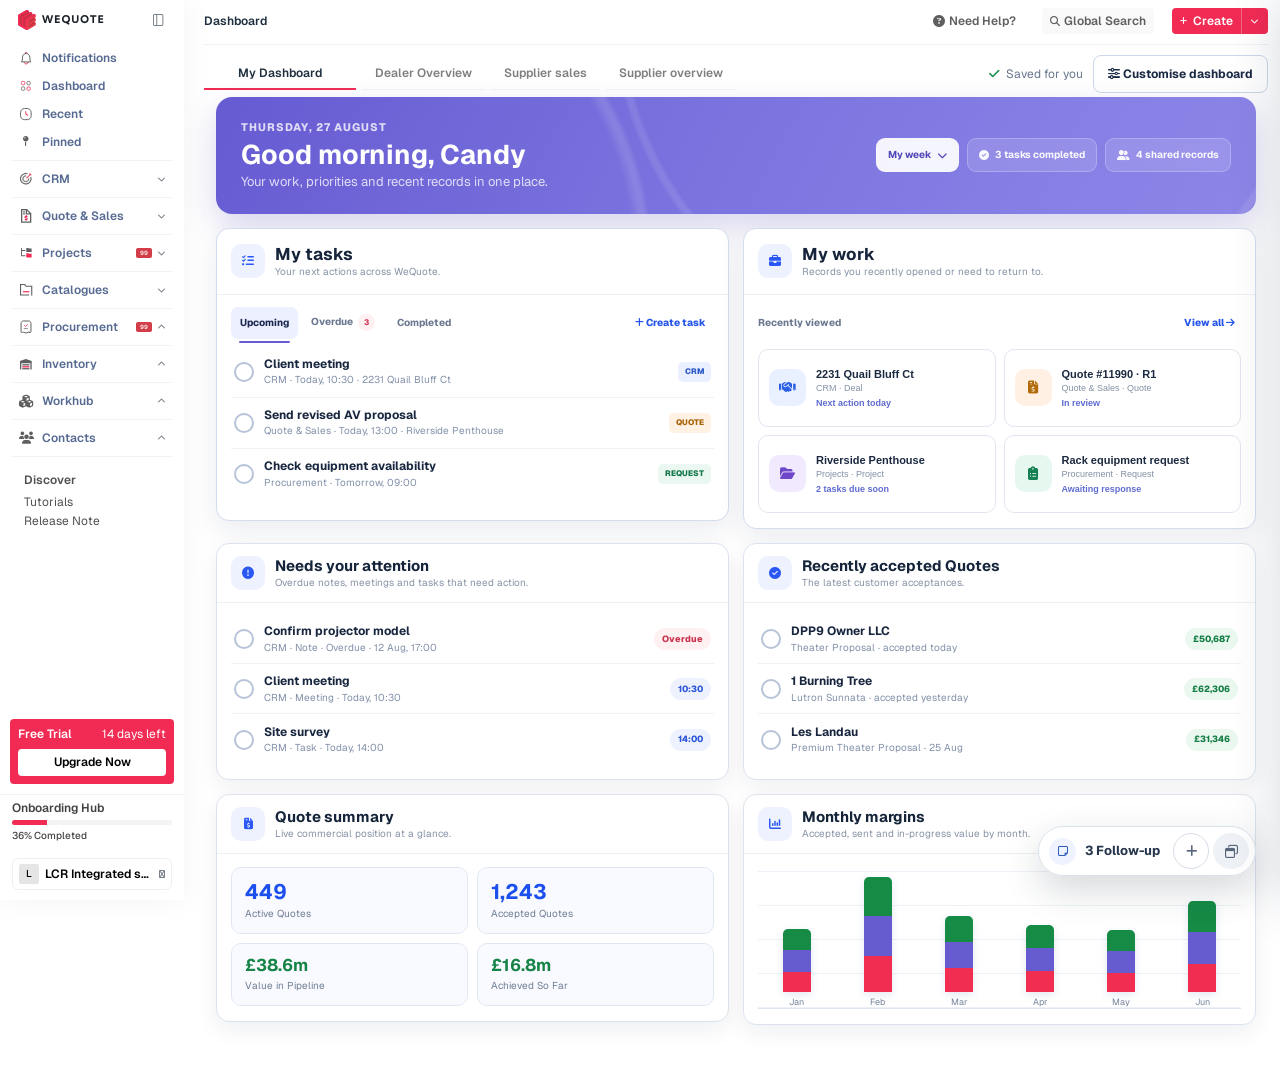
<file: index.html>
<!DOCTYPE html>
<html lang="en">
<head>
<meta charset="UTF-8">
<meta name="viewport" content="width=device-width, initial-scale=1.0">
<meta http-equiv="Cache-Control" content="no-cache, no-store, must-revalidate">
<meta http-equiv="Pragma" content="no-cache">
<meta http-equiv="Expires" content="0">
<title>WeQuote Platform CRM</title>
<script>
  try {
    if (localStorage.getItem('wequote-needs-attention-widget-enabled-v1') === 'false') {
      document.documentElement.classList.add('attention-widget-pref-disabled');
    }
  } catch (_) {}
</script>
<link rel="preconnect" href="https://fonts.googleapis.com">
<link rel="preconnect" href="https://fonts.gstatic.com" crossorigin>
<link href="https://fonts.googleapis.com/css2?family=Geist:wght@400;500;600;700;800&display=swap" rel="stylesheet">
<link rel="stylesheet" href="https://cdnjs.cloudflare.com/ajax/libs/font-awesome/6.5.2/css/all.min.css">
  <link rel="stylesheet" href="./assets/css/crm.css?v=148">
  <link rel="stylesheet" href="./assets/compat/variation-grouping-parity.css?v=3">
  <link rel="stylesheet" href="./assets/compat/variation-grouping-parity-v4.css?v=11">
  <link rel="stylesheet" href="./assets/compat/quote-first-co-trainline.css?v=4">
  <link rel="stylesheet" href="./assets/css/compatibility.css?v=1">
  <link rel="stylesheet" href="./assets/css/automation.css?v=153">
  <link rel="stylesheet" href="./assets/css/quote-demo.css?v=8">
  <link rel="stylesheet" href="./assets/css/phase1-handoff.css?v=3">
  <link rel="stylesheet" href="./assets/css/full-roadmap.css?v=2">
  <link rel="stylesheet" href="./assets/css/focus-widget.css?v=62">
  <link rel="stylesheet" href="./assets/css/my-notes.css?v=11">
  <link rel="stylesheet" href="./assets/css/custom-dashboard.css?v=2">
</head>
<body>

<div class="app">

  <!-- ============ SIDE MENU ============ -->
  <aside class="sidebar">
    <div class="logo-row">
      <div class="inner">
        <div class="mark-wrap">
          <span class="ic" style="width:17.7px;height:20.1px;"><svg preserveAspectRatio="none" width="100%" height="100%" overflow="visible" style="display: block;" viewBox="0 0 17.6704 19.8993" fill="none" xmlns="http://www.w3.org/2000/svg">
<g id="Layer 1">
<path id="Vector" d="M17.3744 8.75621L16.0055 9.55197L17.3334 8.75621L15.9876 7.89607L17.3552 7.07585V5.61825C17.3552 5.6028 17.3552 5.58606 17.3552 5.56932C17.3544 5.42466 17.3233 5.28179 17.264 5.15001C17.2046 5.01822 17.1183 4.90049 17.0107 4.80447L16.98 4.77743L16.9377 4.74395C16.88 4.70061 16.8188 4.66227 16.7546 4.62935L16.487 4.47741L15.5138 3.88124L14.0157 4.76455V3.07261L14.0349 3.06102L12.1641 2.01546L10.7172 2.85886V1.15017L10.7312 1.14245L9.78113 0.590055C9.48369 0.417371 9.14629 0.32646 8.80284 0.32646C8.45939 0.32646 8.12199 0.417371 7.82456 0.590055L0.872832 4.63579L0.815211 4.66927L0.661553 4.76455C0.537419 4.83827 0.434637 4.94338 0.363426 5.06943C0.292215 5.19548 0.255055 5.33808 0.255641 5.48305V5.64143V14.1398C0.256308 14.3748 0.318269 14.6054 0.435335 14.8088C0.552401 15.0122 0.720475 15.1811 0.922771 15.2987L7.79767 19.2903C8.10529 19.4781 8.45487 19.5853 8.81437 19.6019C9.15598 19.5905 9.48748 19.4825 9.77089 19.2903L16.9736 15.1094C17.0899 15.0429 17.1867 14.9467 17.2542 14.8304C17.3217 14.7142 17.3574 14.5821 17.3577 14.4475L17.3744 12.6191L15.793 13.5423L17.3296 12.6191L15.8634 11.8813L17.3705 10.9967L17.3744 8.75621ZM0.774235 5.27961C0.786027 5.29037 0.798901 5.29986 0.81265 5.30793L0.767833 5.2912L0.774235 5.27961Z" fill="var(--fill-0, #F12B53)"/>
<path id="Vector_2" d="M8.83531 19.8993C8.46435 19.8826 8.10362 19.7718 7.7866 19.5774L0.690179 15.4518C0.481123 15.3309 0.307329 15.1569 0.186201 14.9472C0.0650732 14.7375 0.000862762 14.4994 0 14.2569L0 5.42248C0.000432034 5.36233 0.0164334 5.30333 0.046429 5.25129C0.0764245 5.19925 0.11938 5.15596 0.171067 5.12568C0.222754 5.09541 0.281391 5.07919 0.341205 5.07863C0.401019 5.07806 0.459949 5.09317 0.512192 5.12246L1.98987 5.73538L2.17169 13.7187L3.40224 14.7192V6.80282L5.39466 7.53806L5.50094 15.7789L6.80703 16.6996V8.7832L8.79946 9.94206" fill="var(--fill-0, #F12B53)"/>
<path id="Vector_3" d="M8.83511 19.8991C9.18774 19.8873 9.5299 19.7757 9.82236 19.5772L17.2568 15.2611C17.3765 15.1921 17.4759 15.0925 17.5449 14.9724C17.6139 14.8524 17.6502 14.7161 17.6499 14.5774L17.6704 12.6884L10.7981 16.7007V15.0461L17.6704 11.0145V8.69676L10.7981 12.7232V11.0737L17.6499 6.96618V5.46223C17.6544 5.25112 17.5984 5.04318 17.4885 4.86325C17.3786 4.68332 17.2195 4.53902 17.0302 4.44758L8.80182 9.69596L8.83511 19.8991Z" fill="var(--fill-0, #E33E4B)"/>
<path id="Vector_4" d="M14.2233 2.82114L5.41234 7.93561L3.45705 6.89263L12.2924 1.74339L14.2233 2.82114Z" fill="var(--fill-0, #F12B53)"/>
<path id="Vector_5" d="M10.8132 0.842353L2.00347 5.95811L0.580861 5.15076C0.523538 5.11656 0.476051 5.06795 0.443069 5.0097C0.410087 4.95146 0.392743 4.88558 0.392743 4.81856C0.392743 4.75153 0.410087 4.68566 0.443069 4.62741C0.476051 4.56916 0.523538 4.52055 0.580861 4.48635L7.81045 0.273221C8.11741 0.0942531 8.46593 1.9696e-07 8.82075 1.9696e-07C9.17557 1.9696e-07 9.52409 0.0942531 9.83105 0.273221L10.8132 0.842353Z" fill="var(--fill-0, #F12B53)"/>
<path id="Vector_6" d="M17.6702 8.6957L16.2194 7.79436L10.7556 11.074V12.8483L17.6702 8.6957Z" fill="var(--fill-0, #BF353F)"/>
<path id="Vector_7" d="M16.7742 5.34902L8.83525 9.98449L6.78648 8.95439L15.7498 3.6751L16.7742 4.30089L16.8293 4.33694C16.9064 4.39877 16.9678 4.47826 17.0081 4.56878C17.0485 4.65929 17.0667 4.75821 17.0614 4.85726C17.056 4.95632 17.0271 5.05264 16.9771 5.13818C16.9272 5.22373 16.8576 5.29602 16.7742 5.34902Z" fill="var(--fill-0, #F12B53)"/>
<g id="Vector_8">
</g>
<path id="Vector_9" d="M3.53531 6.90974L3.53403 13.0543L3.53531 13.0517V14.8261L1.98849 13.8745L1.9949 13.8707V5.95432L10.7982 0.843716V2.61678L3.53531 6.90974Z" fill="var(--fill-0, #BF353F)"/>
<path id="Vector_10" d="M14.2032 2.82395V4.59702L6.94033 8.88869L6.91472 16.8076L5.39351 15.8548L5.39991 15.8496V7.93456L14.2032 2.82395Z" fill="var(--fill-0, #BF353F)"/>
<path id="Vector_11" d="M17.6702 12.687L16.0914 11.9144L10.7556 15.0318V16.8062L17.6702 12.687Z" fill="var(--fill-0, #BF353F)"/>
<path id="Vector_12" d="M0.64024 4.45274L0.422558 4.5815C0.294037 4.65747 0.187454 4.76584 0.113345 4.89592C0.0392359 5.026 0.000167075 5.17327 0 5.32318L0 5.48542L0.592862 5.07595L0.64024 4.45274Z" fill="var(--fill-0, #F12B53)"/>
<path id="Vector_13" d="M17.5425 4.96245L17.6501 5.4157C17.6501 5.22895 17.6008 5.04554 17.5072 4.88424C17.4136 4.72293 17.2791 4.58951 17.1174 4.49762L16.6948 4.25554L15.4937 6.12132L17.5425 4.96245Z" fill="var(--fill-0, #F12B53)"/>
</g>
</svg></span>
          <span class="ic" style="width:61.2px;height:9.8px;"><svg preserveAspectRatio="none" width="100%" height="100%" overflow="visible" style="display: block;" viewBox="0 0 61.2329 9.75195" fill="none" xmlns="http://www.w3.org/2000/svg">
<g id="Frame 625286">
<path id="Vector" d="M0.000686722 0.187753H1.72567L2.92549 4.54237L3.2609 5.91852L3.58865 4.54237L4.79038 0.187753H6.51536L7.70368 4.54237L8.03334 5.89552L8.35151 4.54237L9.53983 0.187753H11.2092L8.83642 7.931H7.11144L5.91162 3.57638L5.60496 2.25965L5.30021 3.57638L4.09464 7.931H2.36966L0.000686722 0.187753Z" fill="var(--fill-0, #1A2128)"/>
<path id="Vector_2" d="M12.9338 0.187753H17.6871V1.74215H14.5879V3.23522H17.6008V4.78962H14.5879V6.3766H17.7887V7.931H12.9338V0.187753Z" fill="var(--fill-0, #1A2128)"/>
<path id="Vector_3" d="M19.9429 4.05952C19.9429 1.65988 21.6257 6.19888e-05 24.0139 6.19888e-05C26.402 6.19888e-05 28.0848 1.57746 28.0848 4.05952C28.0848 5.67142 27.414 6.90573 26.2621 7.56506C26.6579 7.89286 27.1254 8.12269 27.6267 8.23589L27.0383 9.75195C26.0447 9.39784 25.1355 8.8411 24.3684 8.11705C24.2496 8.12855 24.1327 8.12855 24.0139 8.12855C21.5318 8.11897 19.9429 6.45916 19.9429 4.05952ZM26.4154 4.05952C26.4154 2.5262 25.4743 1.52954 24.0139 1.52954C22.5534 1.52954 21.6142 2.51853 21.6142 4.05952C21.6142 5.6005 22.5553 6.58949 24.0139 6.58949C25.4724 6.58949 26.4154 5.6005 26.4154 4.05952Z" fill="var(--fill-0, #1A2128)"/>
<path id="Vector_4" d="M29.9923 4.85862V0.187753H31.6407V4.85862C31.6407 5.87061 32.2866 6.51843 33.31 6.51843C34.3335 6.51843 34.9584 5.87061 34.9584 4.85862V0.187753H36.5588V4.85862C36.5588 6.83659 35.288 8.07091 33.3005 8.07091C31.2401 8.07091 29.9923 6.83659 29.9923 4.85862Z" fill="var(--fill-0, #1A2128)"/>
<path id="Vector_5" d="M38.5651 4.05952C38.5651 1.65988 40.2479 6.19888e-05 42.636 6.19888e-05C45.0242 6.19888e-05 46.707 1.57746 46.707 4.05952C46.707 6.54157 45.1181 8.11897 42.6418 8.11897C40.1655 8.11897 38.5651 6.45916 38.5651 4.05952ZM45.0357 4.05952C45.0357 2.5262 44.0946 1.52954 42.636 1.52954C41.1775 1.52954 40.2364 2.51853 40.2364 4.05952C40.2364 5.6005 41.1775 6.58949 42.6418 6.58949C44.1061 6.58949 45.0357 5.6005 45.0357 4.05952Z" fill="var(--fill-0, #1A2128)"/>
<path id="Vector_6" d="M50.441 1.74215H48.0874V0.187753H54.441V1.74215H52.0874V7.931H50.441V1.74215Z" fill="var(--fill-0, #1A2128)"/>
<path id="Vector_7" d="M56.3857 0.187753H61.139V1.74215H58.0321V3.23522H61.0413V4.78962H58.0321V6.3766H61.2329V7.931H56.3857V0.187753Z" fill="var(--fill-0, #1A2128)"/>
</g>
</svg></span>
        </div>
        <span class="collapse-btn"><span class="ic" style="width:10.4px;height:11.9px;"><svg preserveAspectRatio="none" width="100%" height="100%" overflow="visible" style="display: block;" viewBox="0 0 10.3909 11.8641" fill="none" xmlns="http://www.w3.org/2000/svg">
<g id="Group 5">
<rect id="Rectangle 1" x="0.501529" y="0.501529" width="9.38781" height="10.861" rx="1.10336" fill="var(--fill-0, white)" stroke="var(--stroke-0, #7B828C)" stroke-width="1.00306"/>
<path id="Vector 1" d="M3.74 0.153283V11.7435" stroke="var(--stroke-0, #7B828C)" stroke-width="1.00306"/>
</g>
</svg></span></span>
      </div>
    </div>

    <div class="quicknav">
      <div class="qn-item"><span class="ic ic16"><span class="ic" style="width:14.6px;height:14.6px;"><svg preserveAspectRatio="none" width="100%" height="100%" overflow="visible" style="display: block;" viewBox="0 0 14.6287 14.6287" fill="none" xmlns="http://www.w3.org/2000/svg">
<g id="Notification 2 - Iconly Pro">
<path id="Vector" d="M7.16779 2.51437V1.25129" stroke="var(--stroke-0, #F12B53)" stroke-width="2"/>
<path id="Vector_2" d="M9.05727 10.9304V11.0652C9.05727 12.1086 8.2115 12.9543 7.16813 12.9543C6.12475 12.9543 5.27897 12.1086 5.27897 11.0652V10.9304" stroke="var(--stroke-0, #F12B53)"/>
<path id="Vector_3" d="M3.47634 6.20588C3.47634 4.1671 5.12907 2.51437 7.16784 2.51437C9.20655 2.51437 10.8593 4.1671 10.8593 6.20582V7.84025C10.8593 8.94401 11.1948 10.0217 11.8214 10.9304H2.51428C3.14082 10.0217 3.47634 8.94401 3.47634 7.84025V6.20588Z" fill="var(--fill-0, white)" stroke="var(--stroke-1, #5F5F5F)"/>
</g>
</svg></span></span>Notifications</div>
      <div class="qn-item" onclick="showView('dashboard')"><span class="ic ic16"><span class="ic" style="width:9.7px;height:9.7px;"><svg preserveAspectRatio="none" width="100%" height="100%" overflow="visible" style="display: block;" viewBox="0 0 9.68874 9.70259" fill="none" xmlns="http://www.w3.org/2000/svg">
<g id="Group 4">
<path id="Vector" d="M7.13903 5.9693C7.23936 5.97225 7.37703 5.97799 7.49157 5.97223C7.56459 5.96858 7.64428 5.96969 7.73669 5.97126C7.82484 5.97276 7.92801 5.97465 8.02771 5.97223C8.24627 5.96692 8.42125 5.96798 8.57263 6.00446L8.57556 6.00544C8.72066 6.03922 8.85536 6.10899 8.96618 6.20856L8.96814 6.21051C9.16394 6.3847 9.27503 6.61709 9.28259 6.87067C9.28857 7.07128 9.28903 7.26639 9.28845 7.46442V8.07673C9.28973 8.23345 9.2892 8.3719 9.27575 8.48688L9.2572 8.59333C9.23059 8.70366 9.18459 8.80808 9.12048 8.90094L9.05017 8.98981C8.90043 9.15689 8.71602 9.25529 8.49743 9.28669L8.40075 9.29645C8.13204 9.30691 7.83106 9.29929 7.53357 9.29938C7.37461 9.29374 7.19027 9.30105 7.05505 9.30231C6.8994 9.30376 6.77677 9.2976 6.6781 9.27692C6.28433 9.18569 5.98751 8.83531 5.96521 8.43317C5.95968 8.33339 5.95914 8.23838 5.95935 8.13923L5.96032 7.82087V7.44196C5.96253 7.31312 5.96514 7.17128 5.95935 7.03083C5.94683 6.72612 6.03629 6.4763 6.18591 6.30036C6.33404 6.12618 6.56138 6.0004 6.87048 5.97516L6.89196 5.97321C6.94343 5.96625 7.02273 5.96589 7.13903 5.9693Z" stroke="var(--stroke-0, #F12B53)" stroke-width="0.8"/>
<path id="Vector_2" d="M7.55212 0.40625C7.70991 0.409618 7.95496 0.401591 8.12829 0.401367C8.32998 0.401114 8.48461 0.409314 8.57849 0.431641V0.432617C8.69054 0.461236 8.7961 0.509798 8.89001 0.576172L8.97986 0.648438C9.1696 0.822179 9.27862 1.0613 9.28357 1.31738C9.29123 1.71938 9.28556 2.11213 9.28747 2.52734C9.28842 2.7291 9.28791 2.89116 9.2572 3.01855L9.25622 3.02051C9.22017 3.17119 9.14648 3.3101 9.04236 3.4248C8.88975 3.59093 8.63987 3.71605 8.44763 3.72461H8.43591L8.42321 3.72656C8.41849 3.72707 8.41326 3.72717 8.40857 3.72754C8.26567 3.73873 7.89911 3.73409 7.70837 3.73145C7.57124 3.72956 7.30837 3.73515 7.13806 3.73438C6.92843 3.73342 6.76971 3.72414 6.68591 3.70508C6.5383 3.67105 6.40078 3.60219 6.28552 3.50391C6.09504 3.34104 5.97024 3.08682 5.96325 2.84863C5.95077 2.42264 5.96488 2.04027 5.95935 1.58594C5.95685 1.38072 5.95927 1.22007 5.9945 1.09277C6.10259 0.702271 6.42829 0.438718 6.83825 0.40918H6.84411C7.0271 0.393741 7.32416 0.401383 7.55212 0.40625Z" stroke="var(--stroke-0, #5F5F5F)" stroke-width="0.8"/>
<path id="Vector_3" d="M1.5293 5.97242H2.46582C2.93868 5.97107 3.15331 5.98359 3.40723 6.20875L3.40918 6.2107C3.57069 6.35257 3.67693 6.5454 3.71191 6.75563L3.72266 6.84645C3.73366 7.04319 3.72324 7.31821 3.72363 7.5652L3.72461 8.08961C3.72491 8.33495 3.73332 8.44919 3.69531 8.60328C3.66032 8.74426 3.59126 8.87515 3.49414 8.98317H3.49316C3.33378 9.16039 3.15783 9.25674 2.93359 9.28785L2.83496 9.29664C2.54647 9.30633 2.23998 9.29759 1.92188 9.29957C1.80161 9.30033 1.63953 9.30365 1.47461 9.30153C1.29941 9.29927 1.17316 9.28987 1.12109 9.27809C1.0159 9.25315 0.916153 9.21015 0.826172 9.15113L0.739258 9.08668C0.532383 8.91115 0.457844 8.74445 0.424805 8.55543C0.384701 8.32553 0.405815 8.09518 0.405273 7.71949L0.404297 7.16578C0.404126 6.95299 0.397356 6.8295 0.424805 6.7068L0.425781 6.70485C0.457801 6.55857 0.52423 6.42156 0.621094 6.30738C0.794463 6.10338 1.01828 5.99837 1.30859 5.97535L1.32813 5.9734C1.36812 5.9683 1.40992 5.97335 1.5293 5.97242Z" stroke="var(--stroke-0, #5F5F5F)" stroke-width="0.8"/>
<path id="Vector_4" d="M2.56943 0.400391C2.76978 0.400331 2.92464 0.409392 3.01865 0.431641C3.16193 0.467908 3.29467 0.537919 3.40635 0.634766V0.633789C3.56952 0.775519 3.67742 0.969392 3.71299 1.18066L3.72373 1.27148C3.73667 1.48285 3.72419 1.81097 3.7247 2.07715L3.72568 2.58594C3.72596 2.80173 3.71869 2.9433 3.6876 3.06543C3.65957 3.17547 3.60787 3.28345 3.49326 3.41211L3.49131 3.41406C3.32721 3.60038 3.09562 3.71323 2.84775 3.72754L2.83603 3.72852L2.83017 3.72949C2.67376 3.74189 2.37064 3.73163 2.15439 3.73145H2.15342L1.60947 3.73242C1.39339 3.73273 1.263 3.73784 1.12802 3.70703V3.70605L1.0206 3.67578C0.916005 3.63836 0.818731 3.58196 0.733494 3.50977L0.732517 3.50879L0.665134 3.44629C0.538271 3.31627 0.452923 3.15131 0.420017 2.97266L0.408298 2.88184C0.395522 2.70857 0.406687 2.42121 0.406345 2.1875L0.405369 1.62793C0.405103 1.37904 0.39655 1.2518 0.434666 1.09863L0.433689 1.09766C0.469044 0.960455 0.537271 0.833853 0.630955 0.727539L0.633884 0.724609C0.801256 0.53138 1.01573 0.427909 1.2833 0.40918V0.410156L1.29013 0.40918C1.47309 0.392877 1.76585 0.402512 2.00302 0.40625C2.15163 0.408589 2.40249 0.400445 2.56943 0.400391Z" stroke="var(--stroke-0, #F12B53)" stroke-width="0.8"/>
</g>
</svg></span></span>Dashboard</div>
      <div class="qn-item"><span class="ic ic16"><span class="ic" style="width:11.7px;height:12.2px;"><svg preserveAspectRatio="none" width="100%" height="100%" overflow="visible" style="display: block;" viewBox="0 0 11.7 12.1875" fill="none" xmlns="http://www.w3.org/2000/svg">
<g id="Group 6">
<path id="Vector" d="M5.84961 0.5C7.97046 0.5 9.25685 0.896336 10.0342 1.70605C10.8169 2.52153 11.2002 3.87529 11.2002 6.09375C11.2002 8.31197 10.817 9.66589 10.0342 10.4814C9.25683 11.2912 7.97042 11.6875 5.84961 11.6875C3.72909 11.6875 2.44332 11.2912 1.66602 10.4814C0.883152 9.6659 0.5 8.312 0.5 6.09375C0.5 3.87521 0.883203 2.52152 1.66602 1.70605C2.4433 0.896385 3.72899 0.500049 5.84961 0.5Z" fill="var(--fill-0, white)" stroke="var(--stroke-0, #5F5F5F)"/>
<path id="Vector_2" d="M7.88341 7.823C8.03701 7.823 8.18641 7.74113 8.27041 7.59425C8.39761 7.37238 8.32801 7.08488 8.11441 6.95175L6.29941 5.82425V3.36426C6.29941 3.10551 6.09781 2.89551 5.84941 2.89551C5.60101 2.89551 5.39941 3.10551 5.39941 3.36426V6.0905C5.39941 6.25488 5.48281 6.40863 5.61901 6.493L7.65361 7.75738C7.72561 7.80175 7.80541 7.823 7.88341 7.823Z" fill="var(--fill-0, #F12B53)"/>
</g>
</svg></span></span>Recent</div>
      <div class="qn-item"><span class="ic ic16"><i class="fai">&#xf276;</i></span>Pinned</div>
    </div>

    <nav class="nav-acc">
      <div class="acc-divider"></div>
      <div class="acc">
        <div class="acc-head" onclick="toggleAcc(this)">
          <span class="left">
            <span class="ic ic16"><span class="ic" style="width:11.6px;height:11.5px;"><svg preserveAspectRatio="none" width="100%" height="100%" overflow="visible" style="display: block;" viewBox="0 0 11.6704 11.6458" fill="none" xmlns="http://www.w3.org/2000/svg">
<g id="Frame 625318">
<path id="Vector" d="M5.96576 0.0536803C6.32863 0.0577434 6.70926 0.099685 7.04975 0.168915H7.0517C7.22075 0.2073 7.4236 0.279881 7.53217 0.448212C7.60943 0.56838 7.61002 0.734288 7.56049 0.871063C7.5108 1.00806 7.40428 1.13341 7.24897 1.15524C7.08473 1.17833 6.91434 1.16082 6.74897 1.13571C6.58063 1.11014 6.42045 1.07796 6.26557 1.0654C5.30506 0.987551 4.25172 1.20119 3.41987 1.68942C2.31095 2.33766 1.5088 3.40449 1.19233 4.64938C0.985789 5.44259 0.989305 6.31121 1.20893 7.09958L1.31635 7.43161V7.43259C1.409 7.70031 1.49553 8.00193 1.64741 8.22751C2.40751 9.35599 3.37198 10.2036 4.72065 10.4892C5.95651 10.7509 7.22201 10.5773 8.3017 9.93356L8.58002 9.75095C9.83998 8.85875 10.594 7.41197 10.6035 5.86813L10.5937 5.5361C10.583 5.34927 10.5472 5.14443 10.5165 4.93454C10.4862 4.72693 10.4613 4.51472 10.4765 4.32224C10.4852 4.21441 10.567 4.1091 10.666 4.04099C10.7411 3.98931 10.8351 3.95295 10.9296 3.95309L11.0244 3.96677L11.0292 3.96774L11.121 4.01364C11.3222 4.13262 11.4268 4.33954 11.4853 4.56149C11.5517 4.81366 11.562 5.0998 11.582 5.32028C11.8755 8.56034 9.36217 11.5021 6.07709 11.5888C4.51801 11.6299 3.3111 11.2602 2.10053 10.2529C-0.397537 8.17417 -0.61689 4.44456 1.48627 2.01755C2.32547 1.05021 3.46642 0.394128 4.72455 0.155243L4.94233 0.121063C5.16469 0.0923949 5.39674 0.0779168 5.6103 0.0624694L5.96576 0.0536803Z" fill="var(--fill-0, #5F5F5F)" stroke="var(--stroke-0, #5F5F5F)" stroke-width="0.107392"/>
<path id="Vector_2" d="M5.61309 2.55006C5.62784 2.54806 5.64262 2.54645 5.65748 2.5452C5.8613 2.5282 6.09815 2.57758 6.19476 2.75985C6.56803 3.46408 5.36906 3.42729 5.04773 3.55172C4.6256 3.71519 4.30179 3.90422 4.03299 4.20415C3.59906 4.69655 3.3789 5.34138 3.4211 5.99634C3.45039 6.6165 3.72517 7.19954 4.18486 7.61687C5.52013 8.80503 7.62029 8.2294 8.13365 6.52391C8.21114 6.26646 8.22016 5.87681 8.38989 5.67604C8.57913 5.45221 8.92458 5.60606 9.10179 5.77271C9.10961 6.07548 9.08474 6.2637 9.03503 6.56391C8.95976 7.00467 8.67471 7.55755 8.39568 7.90396C7.85299 8.58031 7.06304 9.01234 6.20079 9.10439C2.679 9.48154 1.13508 4.90892 4.08027 3.03519C4.60386 2.70208 5.00662 2.61002 5.61309 2.55006Z" fill="var(--fill-0, #7F7F7F)" stroke="var(--stroke-2, #7F7F7F)" stroke-width="0.429567"/>
<path id="Vector_3" d="M9.78047 0.0897014C9.98856 0.0767483 10.0658 0.109977 10.2579 0.176743C10.4089 0.558325 10.3632 0.971299 10.3588 1.38786C10.5879 1.38502 11.3995 1.33149 11.5146 1.50615C12.1645 2.49249 10.6004 2.25888 10.1281 2.29343C9.90047 2.44653 9.39575 2.97881 9.17505 3.19969L7.42929 4.94738C7.26415 5.11459 6.84188 5.58262 6.6285 5.59287C6.27623 5.58786 6.00339 5.19357 6.25214 4.88804C6.5243 4.55369 6.85235 4.26121 7.16212 3.95972C7.64666 3.48596 8.1276 3.00851 8.60489 2.52743C8.86341 2.26915 9.21746 1.93874 9.44556 1.66897C9.49616 1.17475 9.30696 0.350167 9.78047 0.0897014Z" fill="var(--fill-0, #F12B53)"/>
</g>
</svg></span></span>
            <span class="label">CRM</span>
          </span>
          <span class="right">
            <span class="chev dir-down"><i class="fai">&#xf078;</i></span>
          </span>
        </div>
        <div class="acc-subs">
          <div class="sub-row"><span class="dot"></span><button class="sub-item" data-crm-nav-view="crm-dashboard" type="button" onclick="showView('crm-dashboard')"><span class="txt">Dashboard</span></button></div>
          <div class="sub-row"><span class="dot"></span><button class="sub-item" data-crm-nav-view="crm" type="button" onclick="showView('crm')"><span class="txt">Deals</span><span class="badge99 dim">99</span></button></div>
          <div class="sub-row"><span class="dot"></span><button class="sub-item" data-crm-nav-view="leads" type="button" onclick="showView('leads')"><span class="txt">Leads</span></button></div>
          <div class="sub-row"><span class="dot"></span><button class="sub-item aut-nav-action" data-crm-nav-view="automation" type="button" onclick="showView('automation')"><span class="txt">Automations</span></button></div>
        </div>
      </div>
      <div class="acc">
        <div class="acc-head" onclick="toggleAcc(this)">
          <span class="left">
            <span class="ic ic16"><span class="ic" style="width:10.3px;height:13.7px;"><svg preserveAspectRatio="none" width="100%" height="100%" overflow="visible" style="display: block;" viewBox="0 0 10.2883 13.7177" fill="none" xmlns="http://www.w3.org/2000/svg">
<g id="Group 9">
<path id="file-invoice-dollar" d="M4.71546 1.28603H1.28604V12.4317H9.00225V5.57282H4.71546V1.28603ZM8.4664 4.28678L6.0015 1.82188V4.28678H8.4664ZM1.28604 0H6.0015L10.2883 4.28678V13.7177H0V0H1.28604ZM2.14339 2.14339H3.85811V3.42943H2.14339V2.14339ZM2.14339 4.28678H3.85811V5.57282H2.14339V4.28678Z" fill="var(--fill-0, #5F5F5F)"/>
<path id="file-invoice-dollar_2" d="M5.78715 6.85882V6.2158H4.71545V6.85882C4.04564 6.93919 3.53659 7.47504 3.53659 8.17164C3.53659 8.78787 3.96526 9.32372 4.58149 9.43089L5.49243 9.61843C5.5996 9.64522 5.67998 9.7256 5.67998 9.83277C5.67998 9.96673 5.57281 10.0739 5.43885 10.0739H3.75093V11.1456H4.71545V11.7886H5.78715V11.092C6.34979 10.9581 6.75167 10.449 6.75167 9.83277C6.75167 9.21655 6.32299 8.6807 5.70677 8.57353L4.79583 8.38598C4.68866 8.35919 4.60828 8.27881 4.60828 8.17164C4.60828 8.03768 4.71545 7.93051 4.84941 7.93051H6.53734V6.85882H5.78715Z" fill="var(--fill-0, #F12B53)"/>
</g>
</svg></span></span>
            <span class="label">Quote &amp; Sales</span>
          </span>
          <span class="right">
            <span class="chev dir-down"><i class="fai">&#xf078;</i></span>
          </span>
        </div>
        <div class="acc-subs">
          <div class="sub-row"><span class="dot"></span><div class="sub-item"><span class="txt">Overview</span></div></div>
          <div class="sub-row"><span class="dot"></span><a href="#quotes" class="sub-item" data-quote-workspace-nav><span class="txt">Quote</span><span class="badge99 dim">99</span></a></div>
          <div class="sub-row"><span class="dot"></span><div class="sub-item"><span class="txt">Change Orders</span><span class="badge99 dim">99</span></div></div>
          <div class="sub-row"><span class="dot"></span><div class="sub-item"><span class="txt">System Toolkits</span></div></div>
          <div class="sub-row"><span class="dot"></span><div class="sub-item"><span class="txt">Sales Overview</span><span class="badge99 dim">99</span></div></div>
          <div class="sub-row"><span class="dot"></span><div class="sub-item"><span class="txt">Sales Targets</span><span class="badge99 dim">99</span></div></div>
        </div>
      </div>
      <div class="acc">
        <div class="acc-head" onclick="toggleAcc(this)">
          <span class="left">
            <span class="ic ic16"><span class="ic" style="width:10.6px;height:9.4px;"><svg preserveAspectRatio="none" width="100%" height="100%" overflow="visible" style="display: block;" viewBox="0 0 10.5751 9.4001" fill="none" xmlns="http://www.w3.org/2000/svg">
<g id="Frame 625335">
<path id="folder-tree" d="M0.88125 0.440625V2.05625H4.40625V2.9375H0.88125V7.34375H4.40625V8.225H0V0H0.88125V0.440625Z" fill="var(--fill-0, #5F5F5F)"/>
<path id="folder-tree_2" d="M10.5751 4.1125V0.5875H7.93135L7.34385 0H5.2876V4.1125H10.5751Z" fill="var(--fill-0, #5F5F5F)"/>
<path id="folder-tree_3" d="M10.5751 9.4001V5.8751H7.93135L7.34385 5.2876H5.2876V9.4001H10.5751Z" fill="var(--fill-0, #F12B53)"/>
</g>
</svg></span></span>
            <span class="label">Projects</span>
          </span>
          <span class="right">
            <span class="badge99 hot">99</span>
            <span class="chev dir-down"><i class="fai">&#xf078;</i></span>
          </span>
        </div>
        <div class="acc-subs">
          <div class="sub-row"><span class="dot"></span><div class="sub-item"><span class="txt">Manage Projects</span></div></div>
          <div class="sub-row"><span class="dot"></span><div class="sub-item"><span class="txt">Invoices</span><span class="badge99 dim">99</span></div></div>
          <div class="sub-row"><span class="dot"></span><div class="sub-item"><span class="txt">Purchase Orders</span></div></div>
          <div class="sub-row"><span class="dot"></span><div class="sub-item"><span class="txt">Billable Tasks</span><span class="badge99 dim">99</span></div></div>
          <div class="sub-row"><span class="dot"></span><div class="sub-item"><span class="txt">Sales Orders</span><span class="badge99 dim">99</span></div></div>
          <div class="sub-row"><span class="dot"></span><div class="sub-item"><span class="txt">Customer Portal</span><span class="badge99 dim">99</span></div></div>
        </div>
      </div>
      <div class="acc">
        <div class="acc-head" onclick="toggleAcc(this)">
          <span class="left">
            <span class="ic ic16"><span class="ic" style="width:12.3px;height:11.6px;"><svg preserveAspectRatio="none" width="100%" height="100%" overflow="visible" style="display: block;" viewBox="0 0 12.349 11.6479" fill="none" xmlns="http://www.w3.org/2000/svg">
<g id="Group 7">
<path id="Vector" d="M3.5187 7.77914H8.83006" stroke="var(--stroke-0, #F12B53)" stroke-width="1.2" stroke-linecap="square"/>
<path id="Vector_2" d="M8.52952 11.0979H0.55V0.55H4.7839L6.15932 2.3102H11.799V11.0979" stroke="var(--stroke-0, #5F5F5F)" stroke-width="1.1" stroke-linecap="square"/>
</g>
</svg></span></span>
            <span class="label">Catalogues</span>
          </span>
          <span class="right">
            <span class="chev dir-down"><i class="fai">&#xf078;</i></span>
          </span>
        </div>
        <div class="acc-subs">
          <div class="sub-row"><span class="dot"></span><div class="sub-item"><span class="txt">Browse Catalogues</span></div></div>
          <div class="sub-row"><span class="dot"></span><div class="sub-item"><span class="txt">Linked Catalogues</span></div></div>
          <div class="sub-row"><span class="dot"></span><div class="sub-item"><span class="txt">My Catalogues</span></div></div>
          <div class="sub-row"><span class="dot"></span><div class="sub-item"><span class="txt">My Products</span></div></div>
        </div>
      </div>
      <div class="acc">
        <div class="acc-head" onclick="toggleAcc(this)">
          <span class="left">
            <span class="ic ic16"><span class="ic" style="width:16px;height:16px;"><svg preserveAspectRatio="none" width="100%" height="100%" overflow="visible" style="display: block;" viewBox="0 0 16 16" fill="none" xmlns="http://www.w3.org/2000/svg">
<g id="Receipt bill check - Iconly Pro">
<path id="Vector" d="M11.2902 13.2679L11.7968 13.5105C12.3294 13.7654 12.9456 13.3769 12.9449 12.7859L12.9384 4.61636C12.9384 3.00125 12.04 1.99975 10.4276 1.99975H5.56146C3.94506 1.99975 3.06615 3.00125 3.06615 4.61636L3.05447 12.7847C3.05382 13.3756 3.67003 13.7647 4.20321 13.5092L4.70591 13.2685C5.00818 13.1233 5.35779 13.1129 5.66849 13.24L7.09938 13.8231C7.67605 14.0586 8.32272 14.0586 8.89938 13.8231L10.3276 13.24C10.6384 13.1129 10.988 13.1233 11.2902 13.2679Z" stroke="var(--stroke-0, #5F5F5F)" stroke-linecap="round" stroke-linejoin="round"/>
<path id="Vector_2" d="M6.17038 9.63592H9.57574" stroke="var(--stroke-0, #5F5F5F)" stroke-width="0.689649" stroke-linecap="round" stroke-linejoin="round"/>
<path id="Vector_3" d="M6.44389 6.55898L7.47201 7.58708L9.57614 5.48288" stroke="var(--stroke-0, #F12B53)" stroke-width="0.827579" stroke-linecap="round" stroke-linejoin="round"/>
</g>
</svg></span></span>
            <span class="label">Procurement</span>
          </span>
          <span class="right">
            <span class="badge99 hot">99</span>
            <span class="chev dir-up"><i class="fai">&#xf077;</i></span>
          </span>
        </div>
        <div class="acc-subs">
          <div class="sub-row"><span class="dot"></span><div class="sub-item"><span class="txt">Purchase Orders</span></div></div>
          <div class="sub-row"><span class="dot"></span><div class="sub-item"><span class="txt">Overview</span></div></div>
          <div class="sub-row"><span class="dot"></span><div class="sub-item"><span class="txt">Approve items</span></div></div>
          <div class="sub-row"><span class="dot"></span><div class="sub-item"><span class="txt">Approved Items Pending Order</span><span class="badge99 dim">99</span></div></div>
          <div class="sub-row"><span class="dot"></span><div class="sub-item"><span class="txt">Requests</span><span class="badge99 dim">99</span></div></div>
        </div>
      </div>
      <div class="acc">
        <div class="acc-head" onclick="toggleAcc(this)">
          <span class="left">
            <span class="ic ic16"><span class="ic" style="width:11.7px;height:10.4px;"><svg preserveAspectRatio="none" width="100%" height="100%" overflow="visible" style="display: block;" viewBox="0 0 11.7 10.4006" fill="none" xmlns="http://www.w3.org/2000/svg">
<g id="Group 8">
<path id="warehouse" d="M0 1.95L5.85 0L11.7 1.95V10.4H10.4V4.225H1.3V10.4H0V1.95Z" fill="var(--fill-0, #5F5F5F)"/>
<path id="warehouse_2" d="M2.2749 7.15039V8.45039H9.4249V7.15039H2.2749Z" fill="var(--fill-0, #F12B53)"/>
<path id="warehouse_3" d="M2.2749 10.4006H9.4249V9.10059H2.2749V10.4006Z" fill="var(--fill-0, #5F5F5F)"/>
<path id="warehouse_4" d="M2.2749 6.50019H9.4249V5.2002H2.2749V6.50019Z" fill="var(--fill-0, #5F5F5F)"/>
</g>
</svg></span></span>
            <span class="label">Inventory</span>
          </span>
          <span class="right">
            <span class="chev dir-up"><i class="fai">&#xf077;</i></span>
          </span>
        </div>
        <div class="acc-subs">
          <div class="sub-row"><span class="dot"></span><div class="sub-item"><span class="txt">Goods In</span><span class="badge99 dim">99</span></div></div>
          <div class="sub-row"><span class="dot"></span><div class="sub-item"><span class="txt">Your Warehouse</span></div></div>
          <div class="sub-row"><span class="dot"></span><div class="sub-item"><span class="txt">Inventory Overview</span></div></div>
          <div class="sub-row"><span class="dot"></span><div class="sub-item"><span class="txt">Warehouse Overview</span></div></div>
          <div class="sub-row"><span class="dot"></span><div class="sub-item"><span class="txt">Goods Out</span><span class="badge99 dim">99</span></div></div>
        </div>
      </div>
      <div class="acc">
        <div class="acc-head" onclick="toggleAcc(this)">
          <span class="left">
            <span class="ic ic16"><i class="fai glyph">&#xf1b3;</i></span>
            <span class="label">Workhub</span>
          </span>
          <span class="right">
            <span class="chev dir-up"><i class="fai">&#xf077;</i></span>
          </span>
        </div>
        <div class="acc-subs">
          <div class="sub-row"><span class="dot"></span><div class="sub-item"><span class="txt">Task List</span><span class="badge99 dim">99</span></div></div>
          <div class="sub-row"><span class="dot"></span><div class="sub-item"><span class="txt">Follow-up Tasks</span><span class="badge99 dim">99</span></div></div>
          <div class="sub-row"><span class="dot"></span><div class="sub-item"><span class="txt">Job</span></div></div>
          <div class="sub-row"><span class="dot"></span><div class="sub-item"><span class="txt">Reports</span></div></div>
          <div class="sub-row"><span class="dot"></span><div class="sub-item"><span class="txt">Calendar</span></div></div>
          <div class="sub-row"><span class="dot"></span><div class="sub-item"><span class="txt">Snaggs</span><span class="badge99 dim">99</span></div></div>
          <div class="sub-row"><span class="dot"></span><div class="sub-item"><span class="txt">Dependency</span><span class="badge99 dim">99</span></div></div>
          <div class="sub-row"><span class="dot"></span><div class="sub-item"><span class="txt">Team Overview</span><span class="badge99 dim">99</span></div></div>
          <div class="sub-row"><span class="dot"></span><div class="sub-item"><span class="txt">My timesheet</span><span class="badge99 dim">99</span></div></div>
        </div>
      </div>
      <div class="acc">
        <div class="acc-head" onclick="toggleAcc(this)">
          <span class="left">
            <span class="ic ic16"><i class="fai glyph" style="font-size:12px;">&#xf0c0;</i></span>
            <span class="label">Contacts</span>
          </span>
          <span class="right">
            <span class="chev dir-up"><i class="fai">&#xf077;</i></span>
          </span>
        </div>
        <div class="acc-subs">
          <div class="sub-row"><span class="dot"></span><div class="sub-item"><span class="txt">Customers</span></div></div>
          <div class="sub-row"><span class="dot"></span><div class="sub-item"><span class="txt">Organisation</span></div></div>
          <div class="sub-row"><span class="dot"></span><div class="sub-item"><span class="txt">Contact Timeline</span></div></div>
        </div>
      </div>
      <div class="acc-divider"></div>

      <div class="discover">
        <div class="head">Discover</div>
        <div class="links">
          <div>Tutorials</div>
          <div>Release Note</div>
        </div>
      </div>
    </nav>

    <div class="sidebar-bottom">
      <div class="trial-wrap">
        <div class="trial-card">
          <div class="row"><span class="t">Free Trial</span><span class="d">14 days left</span></div>
          <div class="upgrade">Upgrade Now</div>
        </div>
      </div>
      <div class="onboarding">
        <div class="t">Onboarding hub</div>
        <div class="bar"><div class="fill"></div></div>
        <div class="pct">36% Completed</div>
      </div>
      <div class="account-wrap">
        <div class="account-btn" onclick="toggleAccountMenu(event)">
          <span class="avatar">L</span>
          <span class="name">LCR Integrated systems</span>
          <i class="fai">&#xe60d;</i>
        </div>

        <!-- Account menu (Figma DS – WeQuote Platform, node 65:5533) -->
        <div class="account-menu" id="accountMenu">
          <div class="am-col am-inner">
            <div class="am-col am-sec">
              <div class="am-col am-user-block">
                <div class="am-user">
                  <span class="left">
                    <span class="avatar">L</span>
                    <span class="uname">Lee Roche</span>
                  </span>
                  <i class="fai cog">&#xf013;</i>
                </div>
                <div class="am-divider"></div>
              </div>
              <div class="am-col am-orgs">
                <div class="am-org active">
                  <span class="oa"><span class="inner">L</span></span>
                  <div class="info">
                    <div class="oname">LCR Integrated systems</div>
                    <div class="badge-row">
                      <span class="plan-badge teal">PRO</span>
                      <span class="plan-badge pink">PRO AV</span>
                    </div>
                  </div>
                </div>
                <div class="am-org">
                  <span class="oa"><span class="inner">A</span></span>
                  <div class="info">
                    <div class="oname">Audio Visions</div>
                    <div class="badge-row">
                      <span class="plan-badge teal">ENTERPRISE</span>
                      <span class="plan-badge pink">RESIDENTIAL AV</span>
                    </div>
                  </div>
                </div>
                <div class="am-divider"></div>
              </div>
            </div>
            <div class="am-col am-links">
              <span class="lnk">Settings</span>
              <span class="am-customise" onclick="openCustomise(event)"><i class="fai">&#xf1de;</i> Customise workspace</span>
              <span class="lnk">Sign out</span>
            </div>
          </div>
        </div>
      </div>
    </div>
  </aside>

  <!-- ============ MAIN ============ -->
  <main class="main">

    <!-- Top bar -->
    <div class="topbar">
      <div class="topbar-row">
        <div class="aut-topbar-title-group">
          <button class="aut-map-back-logo" type="button" id="autMapBackLogo" aria-label="Back to Quote Pipeline Automations" title="Back to Quote Pipeline Automations"><span class="aut-editor-brand-logo" id="autMapBrandLogo" aria-hidden="true"></span></button>
          <span class="title" id="pageTitle">Dashboard</span>
          <span class="aut-topbar-context" id="autTopbarContext" hidden></span>
        </div>
        <div class="topbar-tools">
          <div class="aut-topbar-actions" id="autTopbarActions" hidden>
            <div class="aut-group-view-switch" role="tablist" aria-label="Automation view">
              <button type="button" class="active" data-aut-group-view="map" role="tab" aria-selected="true"><i class="fai">&#xf279;</i> Map</button>
              <button type="button" data-aut-group-view="list" role="tab" aria-selected="false"><i class="fai">&#xf03a;</i> List</button>
            </div>
            <button class="aut-btn small aut-try-flow-button" type="button" id="autTryQuoteFlow"><i class="fai">&#xf0c3;</i> Practice a flow</button>
            <button class="aut-btn primary small" type="button" id="autPipelineCreateAutomation"><i class="fai">&#xf067;</i> Create automation</button>
            <button class="aut-pipeline-runtime is-running" type="button" id="autPipelinePauseResume" aria-label="Automations running. Pause user Automations" title="Pause user Automations"><i class="fai">&#xf04c;</i><span><strong>Running</strong></span></button>
          </div>
          <span class="btn-help"><i class="fai">&#xf059;</i> Need Help?</span>
          <div class="dd-watching-wrap" id="ddWatching" style="display:none;">
            <button type="button" class="dd-watching-trigger" id="ddWatchingTrigger" aria-haspopup="menu" aria-expanded="false" aria-label="1 watcher" onclick="toggleDdWatchers(event)">
              <i class="fai">&#xf06e;</i><span id="ddWatchingCount">1</span>
            </button>
            <div class="dd-watching-menu" id="ddWatchingMenu" role="menu" aria-label="Deal watchers"></div>
          </div>
          <span class="search-pill" id="topSearchPill"><i class="fai">&#xf002;</i> Global Search</span>
          <button class="aut-btn small aut-try-flow-button" type="button" id="autTryQuoteFlowGroup" hidden><i class="fai">&#xf0c3;</i> Practice a flow</button>
          <button class="aut-btn primary small aut-global-create-automation" type="button" id="autCreateAutomationGroup" hidden><i class="fai">&#xf067;</i> Create Automation</button>
          <button class="dd-wonbtn" id="ddWonBtn" style="display:none;" onclick="ddMarkWon()"><i class="fai">&#xf521;</i> Mark as Won</button>
          <div class="dd-kebab-wrap" id="ddKebabWrap" style="display:none;">
            <button class="dd-kebab" id="ddKebab" type="button" aria-label="More deal actions" aria-haspopup="menu" aria-expanded="false" onclick="toggleDdKebab(event)"><i class="fai">&#xf141;</i></button>
            <div class="dd-deal-menu" id="ddDealMenu" role="menu"></div>
          </div>
          <div class="create-wrap" id="topCreateWrap">
            <button class="btn-create">
              <span class="seg" onclick="onCreatePrimary(event)"><i class="fai">&#x2b;</i> <span id="createBtnLabel">Create</span></span>
              <span class="sep"></span>
              <span class="caret-seg" onclick="toggleCreateMenu(event)"><i class="fai">&#xf078;</i></span>
            </button>
            <!-- Global quick-create — creates anything (PRD Q2: includes Lead AND Deal) -->
            <div class="create-menu" id="createMenu">
              <div class="cm-item"><i class="fai">&#xf570;</i> Quote</div>
              <div class="cm-item" onclick="showView('leads')"><i class="fai">&#xf2b9;</i> Lead</div>
              <div class="cm-item" onclick="showView('crm')"><i class="fai">&#xf0d6;</i> Deal</div>
              <div class="cm-divider"></div>
              <div class="cm-item"><i class="fai">&#xf007;</i> Customer</div>
              <div class="cm-item"><i class="fai">&#xf0b1;</i> Project</div>
              <div class="cm-item"><i class="fai">&#xf07a;</i> Purchase Order</div>
              <div class="cm-item"><i class="fai">&#xf0ae;</i> Task</div>
            </div>
          </div>
        </div>
      </div>
      <div class="topbar-divider"></div>
    </div>
    <div class="deal-context-menu" id="dealContextMenu" role="menu" aria-label="Deal actions"></div>

    <!-- ============ VIEW: DASHBOARD ============ -->
    <div id="viewDashboard">
    <div class="db2-dashboard" hidden>
      <div class="db2-toolbar">
        <div class="db2-tabs crmdb-section-tabs" role="tablist" aria-label="CRM Dashboard sections">
          <button class="active" type="button" data-crmdb-section="overview" role="tab" aria-selected="true">Dashboard</button>
          <button type="button" data-crmdb-section="history" role="tab" aria-selected="false">History activity</button>
        </div>
        <div class="db2-toolbar-actions">
          <label class="db2-select"><i class="fai">&#xf073;</i><select aria-label="Forecast financial year"><option>FY 2026</option></select></label>
          <label class="db2-select db2-access-select"><i class="fai">&#xf007;</i><select id="db2AccessView" aria-label="Dashboard permission view"><option value="owner">Owner · financial access</option><option value="sales">Sales · restricted</option></select></label>
          <button class="db2-compare" id="db2CompareButton" type="button" aria-pressed="false">+ Add comparison</button>
        </div>
      </div>
      <div class="db2-comparison-banner" id="db2ComparisonBanner" hidden><span><i class="fai">&#xf080;</i> Comparing <b>FY 2026</b> with <b>FY 2025</b></span><small>Comparison values appear below the current figures.</small></div>

      <div class="db2-grid">
        <article class="db2-card db2-funnel-card">
          <header>
            <div>
              <h2>CRM Funnel <b class="db2-info" data-tip="Overall shows the complete Funnel for the selected year. By month follows Leads created in the selected month through the same Funnel.">i</b></h2>
              <p id="db2FunnelPeriodLabel">All records in 2026</p>
            </div>
            <div class="db2-funnel-tools">
              <div class="db2-funnel-period" role="group" aria-label="CRM Funnel view">
                <button class="active" type="button" data-db2-funnel-period="fy" aria-pressed="true">Overall</button>
                <button type="button" data-db2-funnel-period="month" aria-pressed="false">By month</button>
              </div>
              <label class="db2-funnel-month" id="db2FunnelMonthWrap" hidden>
                <i class="fai" aria-hidden="true">&#xf073;</i>
                <select id="db2FunnelMonth" aria-label="CRM Funnel month"></select>
              </label>
            </div>
          </header>
          <div class="db2-funnel">
            <div class="db2-funnel-step"><i class="fai">&#xf0c0;</i><span>Leads created</span><strong data-db2-funnel-value="leads">148</strong></div>
            <span class="db2-funnel-arrow">→<small data-db2-funnel-rate="leadToDeal">55.4%</small></span>
            <div class="db2-funnel-step"><i class="fai">&#xf140;</i><span>Converted to Deals</span><strong data-db2-funnel-value="deals">82</strong></div>
            <span class="db2-funnel-arrow">→<small data-db2-funnel-rate="dealToQuote">74.4%</small></span>
            <div class="db2-funnel-step"><i class="fai">&#xf570;</i><span>Deals with Quotes</span><strong data-db2-funnel-value="quotes">61</strong></div>
            <span class="db2-funnel-arrow">→<small data-db2-funnel-rate="quoteToWon">8.2%</small></span>
            <div class="db2-funnel-step won"><i class="fai">&#xf091;</i><span>Won Deals</span><strong data-db2-funnel-value="won">5</strong></div>
            <div class="db2-funnel-step conversion"><i class="fai">&#xf201;</i><span>Lead-to-Won</span><strong data-db2-funnel-value="conversion">3.4%</strong></div>
          </div>
        </article>

        <article class="db2-card db2-payment-card">
          <header><div><h2>Payment Status <span class="db2-permission"><i class="fai">&#xf3ed;</i> Financial access</span> <b class="db2-info" data-tip="Visible only to roles with financial access.">i</b></h2><p id="db2PaymentSubtitle">Project invoices · FY 2026 · Showing overdue</p></div></header>
          <div class="db2-payment-summary">
            <button type="button" class="db2-payment-tile" data-payment-filter="all" aria-pressed="false"><i class="fai all">&#xf15c;</i><span>All invoices</span><strong>42 · £418,700</strong></button>
            <button type="button" class="db2-payment-tile" data-payment-filter="draft" aria-pressed="false"><i class="fai draft">&#xf15b;</i><span>Draft</span><strong>5 · £32,400</strong></button>
            <button type="button" class="db2-payment-tile" data-payment-filter="unpaid" aria-pressed="false"><i class="fai unpaid">&#xf017;</i><span>Unpaid</span><strong>11 · £96,850</strong></button>
            <button type="button" class="db2-payment-tile" data-payment-filter="paid" aria-pressed="false"><i class="fai paid">&#xf058;</i><span>Paid</span><strong>24 · £278,250</strong></button>
            <button type="button" class="db2-payment-tile" data-payment-filter="void" aria-pressed="false"><i class="fai void">&#xf056;</i><span>Void</span><strong>2 · £11,200</strong></button>
            <button type="button" class="db2-payment-tile overdue active" data-payment-filter="overdue" aria-pressed="true"><i class="fai">&#xf06a;</i><span>Overdue</span><strong>£38,600</strong><small>3 invoices</small></button>
          </div>
          <table class="db2-payment-table"><thead><tr><th>Invoice</th><th>Customer / Project</th><th>Due date</th><th>Amount</th></tr></thead><tbody id="db2PaymentBody"></tbody></table>
          <div class="db2-payment-next"><span>Next due</span><b>INV-2060 · Carter Family · 18 Aug 2026</b><strong>£8,250</strong></div>
          <footer><span>Payment totals are separate from sales forecast.</span><a href="#">View invoices <i class="fai">&#xf061;</i></a></footer>
        </article>

        <article class="db2-card db2-pipeline-card">
          <header>
            <div>
              <h2>Pipeline Overview</h2>
              <p id="db2PipelineContext">Expected close / won date · FY 2026</p>
            </div>
            <div class="db2-pipeline-tools">
              <label class="db2-pipeline-filter">
                <span>Pipeline</span>
                <select id="db2PipelineFilter" aria-label="Pipeline Overview pipeline"></select>
              </label>
              <label class="db2-pipeline-filter">
                <span>Period</span>
                <select id="db2PipelinePeriod" aria-label="Pipeline Overview period"></select>
              </label>
            </div>
          </header>
          <div class="db2-pipeline-kpis" aria-live="polite">
            <div><span>Value in Pipeline <b class="db2-info" data-tip="Open Deals in the selected Pipeline and period. Won and Lost are excluded.">i</b></span><strong data-db2-pipeline-kpi="value">£221,582</strong><small data-db2-pipeline-note="value">7 open Deals</small></div>
            <div><span>Committed <b class="db2-info" data-tip="Open Deals the owner has committed to closing in the selected period.">i</b></span><strong class="purple" data-db2-pipeline-kpi="committed">£152,000</strong><small data-db2-pipeline-note="committed">5 committed Deals</small></div>
            <div><span>Achieved so far</span><strong class="green" data-db2-pipeline-kpi="achieved">£295,326</strong><small data-db2-pipeline-note="achieved">5 Won Deals</small></div>
            <div><span>Target</span><strong data-db2-pipeline-kpi="target">£500,000</strong><small data-db2-pipeline-note="target">FY 2026</small></div>
            <div><span>Difference</span><strong class="red" data-db2-pipeline-kpi="difference">−£204,674</strong><small data-db2-pipeline-note="difference">Achieved minus target</small></div>
          </div>
          <div class="db2-stage-title" id="db2PipelineStageTitle">Open pipeline by Stage</div>
          <div class="db2-stage-bar" id="db2PipelineStageBar" aria-hidden="true"></div>
          <div class="db2-stage-legend" id="db2PipelineStageLegend"></div>
          <div class="db2-stage-empty" id="db2PipelineStageEmpty" hidden></div>
        </article>

        <article class="db2-card db2-margins-card">
          <header>
            <div>
              <h2>Monthly Margins <b class="db2-info" data-tip="Total Deal Value is the combined Products, Labour and Margin value for each month.">i</b></h2>
              <p>Products, labour and margin by month</p>
            </div>
            <span class="db2-permission"><i class="fai">&#xf3ed;</i> Margin permission</span>
          </header>
          <div class="db2-value-legend" aria-label="Chart legend">
            <span class="product"><i></i>Product value</span>
            <span class="labour"><i></i>Labour value</span>
            <span class="margin"><i></i>Margin</span>
          </div>
          <div class="db2-value-chart" id="db2MonthlyValueChart"></div>
          <footer class="db2-value-summary" aria-label="2026 Deal value totals">
            <span><small>Total Deal Value</small><b id="db2TotalDealValueTotal">—</b></span>
            <span><small>Product value</small><b id="db2ProductValueTotal">—</b></span>
            <span><small>Labour value</small><b id="db2LabourValueTotal">—</b></span>
            <span><small>Margin</small><b id="db2MarginValueTotal">—</b></span>
          </footer>
        </article>

        <article class="db2-card crmdb-activity-preview-card" aria-labelledby="crmDashboardActivityPreviewTitle">
          <header>
            <div>
              <h2 id="crmDashboardActivityPreviewTitle">Recent activity</h2>
              <p>Latest Deal &amp; Lead updates</p>
            </div>
            <button class="crmdb-open-history" type="button" data-crmdb-open-history>View all history <i class="fai">&#xf061;</i></button>
          </header>
          <div class="crmdb-activity-preview-list" id="crmDashboardActivityPreview"></div>
          <div class="crmdb-activity-preview-empty" id="crmDashboardActivityPreviewEmpty" hidden>No recent Deal or Lead activity.</div>
        </article>

        <article class="db2-card db2-quotes-card"><header><h2>Latest Quotes</h2><a href="#">View all quotes <i class="fai">&#xf061;</i></a></header><table><thead><tr><th>Quote #</th><th>Customer</th><th>Project</th><th>Status</th><th>Expiry</th><th>Net total</th></tr></thead><tbody>
          <tr><td>Q-2476</td><td>Mayfair Residence</td><td>Private Cinema Room</td><td><span class="sent">Sent</span></td><td>29 May 2026</td><td>£85,000</td></tr>
          <tr><td>Q-2471</td><td>Harbour &amp; Co.</td><td>Meeting Room AV Fit-out</td><td><span class="sent">Sent</span></td><td>24 May 2026</td><td>£64,800</td></tr>
          <tr><td>Q-2469</td><td>Kingsbridge School</td><td>Lutron Lighting Upgrade</td><td><span class="viewed">Viewed</span></td><td>20 May 2026</td><td>£42,350</td></tr>
          <tr><td>Q-2465</td><td>Riverside Café</td><td>Outdoor Speaker System</td><td><span class="draft">Draft</span></td><td>18 May 2026</td><td>£27,950</td></tr>
          <tr><td>Q-2461</td><td>Carter Family</td><td>Multi-room Audio System</td><td><span class="accepted">Accepted</span></td><td>15 May 2026</td><td>£38,250</td></tr>
        </tbody></table></article>

        <article class="db2-card db2-ops-card">
          <header><div class="db2-ops-tabs" role="tablist"><button class="active" type="button" data-db2-ops="sales" role="tab" aria-selected="true">Salespeople</button><button type="button" data-db2-ops="systems" role="tab" aria-selected="false">Systems</button><button type="button" data-db2-ops="working" role="tab" aria-selected="false">Who's working</button></div></header>
          <table><thead><tr id="db2OpsHead"><th>Salesperson</th><th>Quotes</th><th>Accepted Total</th></tr></thead><tbody id="db2OpsBody"></tbody></table>
          <footer><a href="#" id="db2OpsFooter">View all salespeople <i class="fai">&#xf061;</i></a></footer>
        </article>

        <article class="db2-card crmdb-activity-card" aria-labelledby="crmDashboardActivityTitle">
          <header class="crmdb-activity-head">
            <div>
              <h2 id="crmDashboardActivityTitle">Deal &amp; Lead history activity</h2>
              <p>Latest recorded changes across CRM Deals and Leads.</p>
            </div>
            <div class="crmdb-activity-tools">
              <span id="crmDashboardActivityCount">0 recent events</span>
              <div class="crmdb-activity-filter" role="group" aria-label="Filter CRM activity history">
                <button class="active" type="button" data-crmdb-filter="all" aria-pressed="true">All activity</button>
                <button type="button" data-crmdb-filter="deal" aria-pressed="false">Deals</button>
                <button type="button" data-crmdb-filter="lead" aria-pressed="false">Leads</button>
              </div>
            </div>
          </header>
          <div class="crmdb-activity-table-wrap">
            <table class="crmdb-activity-table">
              <colgroup><col style="width:118px"><col style="width:86px"><col><col style="width:220px"><col style="width:150px"></colgroup>
              <thead><tr><th>When</th><th>Type</th><th>Activity</th><th>Record</th><th>Actor</th></tr></thead>
              <tbody id="crmDashboardActivityBody"></tbody>
            </table>
            <div class="crmdb-activity-empty" id="crmDashboardActivityEmpty" hidden><i class="fai">&#xf1da;</i><strong>No activity yet</strong><span>New Deal and Lead history will appear here.</span></div>
          </div>
        </article>
      </div>
    </div>
    <div class="dashboard-legacy">
    <!-- Tabs row -->
    <div class="tabs-row">
      <div class="tabs-left">
        <div class="tab active" role="button" tabindex="0" data-dashboard-tab="my">My Dashboard</div>
        <div class="tab" role="button" tabindex="0" data-dashboard-tab="dealer">Dealer Overview</div>
        <div class="tab" role="button" tabindex="0" data-dashboard-tab="supplier-sales">Supplier sales</div>
        <div class="tab" role="button" tabindex="0" data-dashboard-tab="supplier-overview">Supplier overview</div>
      </div>
      <div class="tabs-right">
        <div class="mydb-tab-actions" data-dashboard-actions="my">
          <span class="mydb-saved-state"><i class="fa-solid fa-check" aria-hidden="true"></i> Saved for you</span>
          <button class="mydb-customise-button" id="myDashboardCustomise" type="button"><i class="fa-solid fa-sliders" aria-hidden="true"></i> Customise dashboard</button>
        </div>
        <div class="mydb-standard-actions" data-dashboard-actions="standard" hidden>
          <button class="btn-compare">Add Comparisons <i class="fai">&#x2b;</i></button>
          <div class="date-control">
            <span class="chip">Last 28 days</span>
            <span class="range">29 May 2026 &ndash; 26 Jun 2026</span>
            <i class="fai">&#xf0d7;</i>
          </div>
        </div>
      </div>
    </div>

    <section class="mydb-panel" id="myDashboardPanel" aria-labelledby="myDashboardHeading">
      <header class="mydb-welcome">
        <div class="mydb-greeting">
          <span class="mydb-eyebrow" id="myDashboardDateLabel">THURSDAY, 27 AUGUST</span>
          <h2 id="myDashboardHeading">Good morning, Candy</h2>
          <p>Your work, priorities and recent records in one place.</p>
        </div>
        <div class="mydb-week-summary" aria-label="This week's summary">
          <span class="mydb-week-filter">My week <i class="fa-solid fa-chevron-down" aria-hidden="true"></i></span>
          <span><i class="fa-solid fa-circle-check" aria-hidden="true"></i> 3 tasks completed</span>
          <span><i class="fa-solid fa-user-group" aria-hidden="true"></i> 4 shared records</span>
        </div>
      </header>
      <div class="mydb-customise-note" id="myDashboardCustomiseNote" hidden>
        <span><i class="fa-solid fa-grip" aria-hidden="true"></i> Drag Widgets to reorder them. Choose a size or remove anything you do not need.</span>
        <button type="button" id="myDashboardDone">Done</button>
      </div>
      <div class="mydb-grid" id="myDashboardGrid" aria-live="polite"></div>
    </section>

    <div class="grid mydb-standard-panel" id="standardDashboardPanel" hidden>

      <!-- Overview -->
      <div class="card ov-card">
        <div class="card-head">
          <h3 class="card-title">Overview</h3>
          <div class="card-rule"></div>
        </div>
        <div class="card-body">
          <div class="ov-top">
            <div class="ov-counts">
              <div class="ov-count">
                <span class="dot"></span>
                <div class="txt">
                  <div class="num">449</div>
                  <div class="lbl">Active Quotes</div>
                </div>
              </div>
              <div class="ov-count accept">
                <span class="dot"></span>
                <div class="txt">
                  <div class="num">1243</div>
                  <div class="lbl">Accepted Quotes</div>
                </div>
              </div>
            </div>

            <div class="ov-donut">
              <div class="donut-wrap">
                <svg viewBox="0 0 129 129">
                  <!-- r=58, C=364.42 · grey 10.26% → purple 15.92% → teal 72.48% → magenta 1.34%, gaps via round caps -->
                  <circle cx="64.5" cy="64.5" r="58" fill="none" stroke="#7B828C" stroke-width="13" stroke-linecap="round"
                          stroke-dasharray="24.4 340.02" stroke-dashoffset="8.7"/>
                  <circle cx="64.5" cy="64.5" r="58" fill="none" stroke="#7C71C3" stroke-width="13" stroke-linecap="round"
                          stroke-dasharray="45 319.42" stroke-dashoffset="-35.7"/>
                  <circle cx="64.5" cy="64.5" r="58" fill="none" stroke="var(--teal)" stroke-width="13" stroke-linecap="round"
                          stroke-dasharray="251.1 113.32" stroke-dashoffset="-93.7"/>
                  <circle cx="64.5" cy="64.5" r="58" fill="none" stroke="#9A3BA3" stroke-width="13" stroke-linecap="round"
                          stroke-dasharray="0.5 363.92" stroke-dashoffset="-345.3"/>
                </svg>
                <div class="center">
                  <div class="n">1715</div>
                  <div class="l">Total Quotes</div>
                </div>
              </div>
            </div>

            <div class="ov-stats">
              <div>
                <span class="stat-chip grey">In Progress</span>
                <div class="stat-amount"><span class="v">$13,934,305</span><span class="count-chip grey">176</span></div>
              </div>
              <div>
                <span class="stat-chip teal">Accepted</span>
                <div class="stat-amount"><span class="v">$16,754,102</span><span class="count-chip teal">1243</span></div>
              </div>
            </div>

            <div class="ov-stats">
              <div>
                <span class="stat-chip purple">Sent</span>
                <div class="stat-amount"><span class="v">$24,671,136</span><span class="count-chip purple">273</span></div>
              </div>
              <div>
                <span class="stat-chip magenta">Cancelled</span>
                <div class="stat-amount"><span class="v">$4,116,822</span><span class="count-chip magenta">23</span></div>
              </div>
            </div>
          </div>

          <div class="ov-rule"></div>

          <div class="ov-kpis">
            <div class="kpi">
              <div class="lbl">Value in Pipeline</div>
              <div class="val-row"><span class="v">$38,605,441</span><span class="sq grey"></span></div>
            </div>
            <div class="kpi">
              <div class="lbl">Achieved So Far</div>
              <div class="val-row"><span class="v pos">$16,754,102</span><span class="sq teal"></span></div>
            </div>
            <div class="kpi rule-left">
              <div class="lbl">Target</div>
              <div class="val-row"><span class="v">$22,500,000</span><span class="sq grey"></span></div>
            </div>
            <div class="kpi">
              <div class="lbl">Difference</div>
              <div class="val-row"><span class="v">-$5,745,898</span><span class="sq grey"></span></div>
            </div>
          </div>
        </div>
      </div>

      <!-- Monthly Margins -->
      <div class="card margins-card">
        <div class="card-head">
          <h3 class="card-title">Monthly Margins</h3>
          <div class="card-rule"></div>
        </div>
        <div class="card-body">
          <svg viewBox="0 0 309 204">
            <!-- horizontal gridlines: dashed #E0E6F1, $0..$8M, 21px per $1M, baseline y=178.5 -->
            <g stroke="#E0E6F1" stroke-width="1" stroke-dasharray="4 2">
              <line x1="68" y1="157.5" x2="309" y2="157.5"/>
              <line x1="68" y1="136.5" x2="309" y2="136.5"/>
              <line x1="68" y1="115.5" x2="309" y2="115.5"/>
              <line x1="68" y1="94.5"  x2="309" y2="94.5"/>
              <line x1="68" y1="73.5"  x2="309" y2="73.5"/>
              <line x1="68" y1="52.5"  x2="309" y2="52.5"/>
              <line x1="68" y1="31.5"  x2="309" y2="31.5"/>
              <line x1="68" y1="10.5"  x2="309" y2="10.5"/>
            </g>
            <!-- vertical gridlines: solid -->
            <g stroke="#E0E6F1" stroke-width="1">
              <line x1="68.5"  y1="10" x2="68.5"  y2="178.5"/>
              <line x1="105.5" y1="10" x2="105.5" y2="178.5"/>
              <line x1="142.5" y1="10" x2="142.5" y2="178.5"/>
              <line x1="179.5" y1="10" x2="179.5" y2="178.5"/>
              <line x1="216.5" y1="10" x2="216.5" y2="178.5"/>
              <line x1="253.5" y1="10" x2="253.5" y2="178.5"/>
              <line x1="290.5" y1="10" x2="290.5" y2="178.5"/>
              <line x1="308.5" y1="10" x2="308.5" y2="178.5"/>
            </g>
            <!-- x axis -->
            <line x1="68" y1="178.5" x2="309" y2="178.5" stroke="#A8B6C9" stroke-width="1"/>
            <!-- y labels -->
            <g class="chart-txt" text-anchor="end">
              <text x="60" y="181.5">$0</text>
              <text x="60" y="160.5">$1,000,000</text>
              <text x="60" y="139.5">$2,000,000</text>
              <text x="60" y="118.5">$3,000,000</text>
              <text x="60" y="97.5">$4,000,000</text>
              <text x="60" y="76.5">$5,000,000</text>
              <text x="60" y="55.5">$6,000,000</text>
              <text x="60" y="34.5">$7,000,000</text>
              <text x="60" y="13.5">$8,000,000</text>
            </g>
            <!-- stacked bars: red #F12B53 (bottom) → purple #7C71C3 → success #1E8539 (top); width 6.5, pitch 18.54 -->
            <g>
              <!-- Jan -->
              <rect x="74.1"  y="174"    width="6.5" height="4.5"  fill="#F12B53"/>
              <rect x="74.1"  y="164.4"  width="6.5" height="9.6"  fill="#7C71C3"/>
              <rect x="74.1"  y="155.9"  width="6.5" height="8.5"  fill="var(--teal)"/>
              <!-- Feb -->
              <rect x="92.6"  y="121.3"  width="6.5" height="57.2" fill="#F12B53"/>
              <rect x="92.6"  y="84.7"   width="6.5" height="36.6" fill="#7C71C3"/>
              <rect x="92.6"  y="26.4"   width="6.5" height="58.3" fill="var(--teal)"/>
              <!-- Mar -->
              <rect x="111.2" y="161.5"  width="6.5" height="17"   fill="#F12B53"/>
              <rect x="111.2" y="151.9"  width="6.5" height="9.6"  fill="#7C71C3"/>
              <rect x="111.2" y="134.9"  width="6.5" height="17"   fill="var(--teal)"/>
              <!-- Apr -->
              <rect x="129.7" y="162.6"  width="6.5" height="15.9" fill="#F12B53"/>
              <rect x="129.7" y="154.8"  width="6.5" height="7.8"  fill="#7C71C3"/>
              <rect x="129.7" y="139.8"  width="6.5" height="15"   fill="var(--teal)"/>
              <!-- May -->
              <rect x="148.2" y="165.7"  width="6.5" height="12.8" fill="#F12B53"/>
              <rect x="148.2" y="156.7"  width="6.5" height="9"    fill="#7C71C3"/>
              <rect x="148.2" y="141.4"  width="6.5" height="15.3" fill="var(--teal)"/>
              <!-- Jun -->
              <rect x="166.8" y="156.8"  width="6.5" height="21.7" fill="#F12B53"/>
              <rect x="166.8" y="145.1"  width="6.5" height="11.7" fill="#7C71C3"/>
              <rect x="166.8" y="120.8"  width="6.5" height="24.3" fill="var(--teal)"/>
            </g>
            <!-- x labels -->
            <g class="chart-txt" text-anchor="middle">
              <text x="77.3"  y="192">Jan</text>
              <text x="114.4" y="192">Mar</text>
              <text x="151.5" y="192">May</text>
              <text x="188.6" y="192">Jul</text>
              <text x="225.6" y="192">Sep</text>
              <text x="262.7" y="192">Nov</text>
              <text x="299.8" y="192">Jan</text>
            </g>
          </svg>
        </div>
      </div>

      <!-- Latest Quotes -->
      <div class="card quotes-card">
        <div class="card-head">
          <h3 class="card-title">Latest Quotes</h3>
          <div class="card-rule"></div>
        </div>
        <div class="card-body">
          <table class="quotes-table">
            <colgroup>
              <col style="width:61px;">
              <col style="width:18px;">
              <col>
              <col style="width:62px;">
              <col style="width:78px;">
              <col style="width:120px;">
            </colgroup>
            <thead>
              <tr>
                <th>#</th>
                <th></th>
                <th>Customer</th>
                <th class="c">Seen</th>
                <th class="c">Status</th>
                <th class="r">Net total</th>
              </tr>
            </thead>
            <tbody id="quotes-body"></tbody>
          </table>
        </div>
      </div>

      <!-- Sales by Salesperson -->
      <div class="card sales-card">
        <div class="card-head">
          <div class="head-row">
            <h3 class="card-title">Sales by Salesperson</h3>
            <span class="seg-control">
              <span class="seg-btn active"><i class="fai">&#xf007;</i></span>
              <span class="seg-btn"><i class="fai">&#xf187;</i></span>
              <span class="seg-btn"><i class="fai">&#xf017;</i></span>
            </span>
          </div>
          <div class="card-rule"></div>
        </div>
        <div class="card-body">
          <table class="sales-table">
            <colgroup>
              <col>
              <col style="width:66px;">
              <col style="width:110px;">
            </colgroup>
            <thead>
              <tr>
                <th>Salesperson</th>
                <th class="c">No of<br>Quotes</th>
                <th class="r">Accepted Total</th>
              </tr>
            </thead>
            <tbody id="sp-body"></tbody>
          </table>
        </div>
      </div>

    </div>
    </div><!-- /dashboard-legacy -->
    </div><!-- /viewDashboard -->

    <!-- ============ VIEW: CRM DEALS PIPELINE (Pipedrive-style) ============ -->
    <div id="viewCrm" style="display:none;">
      <div class="crm-toolbar">
        <div class="crm-left crm-view-tabs">
          <div class="crm-view-switcher" aria-label="Deal views">
            <div class="crm-view-tab active" role="button" tabindex="0" data-crm-view="pipeline"><svg class="crm-pipeline-icon" width="13" height="13" viewBox="0 0 18 18" fill="currentColor" aria-hidden="true" focusable="false"><rect x="1" y="2" width="4" height="14" rx="2"></rect><rect x="7" y="2" width="4" height="10" rx="2"></rect><rect x="13" y="2" width="4" height="15" rx="2"></rect></svg> Pipeline</div>
            <div class="crm-view-tab" role="button" tabindex="0" data-crm-view="table"><i class="fai">&#xf0ce;</i> Table</div>
            <div class="crm-view-tab" role="button" tabindex="0" data-crm-view="archive"><i class="fai">&#xf187;</i> Archive</div>
          </div>
          <button class="crm-automation-status is-off" id="crmAutomationStatus" type="button" aria-label="Open Automations for the current Pipeline">
            <i class="fai" aria-hidden="true">&#xf0e7;</i>
            <span><small id="crmAutomationStatusLabel">Automation Inactive</small><strong id="crmAutomationStatusName">No Active Automation</strong></span>
            <i class="fai crm-automation-status-arrow" aria-hidden="true">&#xf054;</i>
          </button>
          <div class="crm-archive-tools" aria-label="Archive controls">
            <span class="crm-archive-count" id="crmArchiveCount">0 deals</span>
            <input class="crm-archive-search" id="crmArchiveSearch" type="search" placeholder="Search archived deals" aria-label="Search archived deals">
            <select class="crm-archive-sort" id="crmArchiveSort" aria-label="Sort archived deals">
              <option value="recent">Archive time: newest</option>
              <option value="oldest">Archive time: oldest</option>
              <option value="value">Deal value: high to low</option>
              <option value="margin">Margin: high to low</option>
              <option value="title">Deal title: A to Z</option>
            </select>
          </div>
        </div>
        <div class="crm-right">
          <span class="crm-summary" id="crmSummary"></span>
          <label class="crm-company-switcher" for="crmCompanyScopeFilter">
            <i class="fai" aria-hidden="true">&#xf1ad;</i>
            <span>Company <small>All access</small></span>
            <select id="crmCompanyScopeFilter" aria-label="Filter Deals by Owning Company"></select>
          </label>
          <div class="pipeline-selector" id="pipelineSelector">
            <button type="button" class="pipe-chip" id="pipelineSelectorButton" aria-haspopup="listbox" aria-expanded="false">
              <span id="pipelineSelectorLabel">Quote Pipeline</span>
              <i class="fai caret">&#xf0d7;</i>
            </button>
            <div class="pipeline-selector-menu" id="pipelineSelectorMenu" role="dialog" aria-label="Choose pipeline">
              <label class="pipeline-selector-search" for="pipelineSelectorSearch">
                <i class="fai" aria-hidden="true">&#xf002;</i>
                <input id="pipelineSelectorSearch" type="search" autocomplete="off" placeholder="Search pipeline">
              </label>
              <div class="pipeline-selector-options" id="pipelineSelectorOptions" role="listbox"></div>
              <div class="pipeline-selector-footer">
                <button type="button" class="pipeline-create-trigger" id="pipelineCreateTrigger" hidden aria-hidden="true" tabindex="-1">
                  <i class="fai" aria-hidden="true">&#x2b;</i><span>Create new pipeline</span>
                </button>
              </div>
            </div>
          </div>
          <div class="pipeline-filter" id="pipelineFilter">
            <button type="button" class="pipeline-manage-button" id="pipelineFilterButton" aria-haspopup="dialog" aria-expanded="false" aria-label="Filter deals" data-tooltip="Filter deals">
              <i class="fai">&#xf0b0;</i><span class="pipeline-filter-badge" id="pipelineFilterBadge" hidden>0</span>
            </button>
            <div class="pipeline-filter-menu" id="pipelineFilterMenu" role="dialog" aria-label="Filter deals">
              <div class="pipeline-filter-head"><strong>Filter deals</strong><button type="button" id="pipelineFilterClear">Clear all</button></div>
              <button type="button" class="pipeline-my-work" id="pipelineMyWork" aria-pressed="false">
                <span class="pipeline-my-work-icon"><i class="fai">&#xf007;</i></span>
                <span><strong>My work</strong><small>Activities assigned to Lee Roche</small></span>
                <i class="fai pipeline-filter-check">&#xf00c;</i>
              </button>
              <label class="pipeline-filter-field" for="pipelineOwnerFilter"><span>Deal owner</span>
                <span class="pipeline-filter-select"><select id="pipelineOwnerFilter" aria-label="Filter by Deal owner"></select><i class="fai">&#xf078;</i></span>
              </label>
              <fieldset class="pipeline-filter-group" id="pipelineAttentionFilters">
                <legend>Attention</legend>
                <div class="pipeline-filter-chips">
                  <label><input type="checkbox" value="overdue"><span>Overdue</span></label>
                  <label><input type="checkbox" value="today"><span>Due today</span></label>
                  <label><input type="checkbox" value="week"><span>Due this week</span></label>
                  <label><input type="checkbox" value="none"><span>No next activity</span></label>
                </div>
              </fieldset>
              <fieldset class="pipeline-filter-group" id="pipelineActivityFilters">
                <legend>Activity type</legend>
                <div class="pipeline-filter-chips">
                  <label><input type="checkbox" value="meeting"><span>Meeting</span></label>
                  <label><input type="checkbox" value="note"><span>Note follow-up</span></label>
                  <label><input type="checkbox" value="quote"><span>Quote expiry</span></label>
                </div>
              </fieldset>
              <div class="pipeline-filter-footer"><span id="pipelineFilterResult">14 matching deals</span><button type="button" id="pipelineFilterDone">Done</button></div>
            </div>
          </div>
          <div class="pipeline-sort" id="pipelineSort">
            <button type="button" class="pipeline-manage-button" id="pipelineSortButton" aria-haspopup="menu" aria-expanded="false" aria-label="Sort deals" data-tooltip="Sort deals"><i class="fai">&#xf0dc;</i></button>
            <div class="pipeline-sort-menu" id="pipelineSortMenu" role="menu" aria-label="Sort deals">
              <button type="button" class="pipeline-sort-option selected" role="menuitemradio" aria-checked="true" data-sort="default"><i class="fai">&#xf03a;</i><span>Default order</span><i class="fai pipeline-sort-check">&#xf00c;</i></button>
              <button type="button" class="pipeline-sort-option" role="menuitemradio" aria-checked="false" data-sort="margin-desc"><i class="fai">&#xf160;</i><span>Highest margin value</span><i class="fai pipeline-sort-check">&#xf00c;</i></button>
              <button type="button" class="pipeline-sort-option" role="menuitemradio" aria-checked="false" data-sort="value-desc"><i class="fai">&#xf160;</i><span>Highest deal value</span><i class="fai pipeline-sort-check">&#xf00c;</i></button>
              <button type="button" class="pipeline-sort-option" role="menuitemradio" aria-checked="false" data-sort="alpha"><i class="fai">&#xf15d;</i><span>Alphabetical order</span><i class="fai pipeline-sort-check">&#xf00c;</i></button>
            </div>
          </div>
          <button type="button" class="pipeline-manage-button" id="pipelineManageButton" hidden aria-hidden="true" tabindex="-1" aria-pressed="false" aria-label="Manage pipeline stages" title="Manage pipeline stages" data-tooltip="Manage pipeline stages"><i class="fai">&#xf303;</i></button>
        </div>
      </div>
      <section class="crm-table-view" id="crmTableView" aria-label="Deals table" hidden>
        <div class="crm-table-tools">
          <div class="crm-table-tools-left">
            <label class="crm-table-search" for="crmTableSearch">
              <i class="fai" aria-hidden="true">&#xf002;</i>
              <input id="crmTableSearch" type="search" autocomplete="off" placeholder="Search Deal, customer or owner">
            </label>
            <select class="crm-table-filter" id="crmTableStageFilter" aria-label="Filter by pipeline stage">
              <option value="all">All stages</option>
            </select>
          </div>
          <div class="crm-table-tools-right">
            <span class="crm-table-result-count" id="crmTableResultCount">0 deals</span>
            <div class="crm-table-selection" id="crmTableSelection" aria-live="polite">
              <span id="crmTableSelectionCount">0 selected</span>
              <button type="button" id="crmTableClearSelection">Clear</button>
            </div>
          </div>
        </div>
        <div class="crm-table-scroll">
          <table class="crm-deals-table" id="crmDealsTable">
            <colgroup id="crmDealsTableColumns">
              <col data-table-column="select" style="width:44px"><col data-table-column="title" style="width:250px"><col data-table-column="value" style="width:116px"><col data-table-column="margin" style="width:116px">
              <col data-table-column="id" style="width:88px"><col data-table-column="stage" style="width:150px"><col data-table-column="company" style="width:155px"><col data-table-column="owner" style="width:165px"><col data-table-column="customer" style="width:170px">
              <col data-table-column="activity" style="width:130px"><col data-table-column="actions" style="width:52px">
            </colgroup>
            <thead>
              <tr>
                <th class="crm-table-check-cell"><input class="crm-table-check" id="crmTableSelectAll" type="checkbox" aria-label="Select all visible Deals"></th>
                <th class="crm-table-sortable crm-table-resizable"><button class="crm-table-sort-button active" type="button" data-table-sort="title"><span>Title</span><i class="fai">&#xf0d8;</i></button><span class="crm-table-resize-handle" data-table-resize="title" role="separator" tabindex="0" aria-orientation="vertical" aria-label="Resize Title column"></span></th>
                <th class="crm-table-sortable crm-table-resizable"><button class="crm-table-sort-button" type="button" data-table-sort="value"><span>Deal value</span><i class="fai">&#xf0dc;</i></button><span class="crm-table-resize-handle" data-table-resize="value" role="separator" tabindex="0" aria-orientation="vertical" aria-label="Resize Deal value column"></span></th>
                <th class="crm-table-sortable crm-table-resizable"><button class="crm-table-sort-button" type="button" data-table-sort="margin"><span>Margin</span><i class="fai">&#xf0dc;</i></button><span class="crm-table-resize-handle" data-table-resize="margin" role="separator" tabindex="0" aria-orientation="vertical" aria-label="Resize Margin column"></span></th>
                <th class="crm-table-sortable crm-table-resizable"><button class="crm-table-sort-button" type="button" data-table-sort="id"><span>ID</span><i class="fai">&#xf0dc;</i></button><span class="crm-table-resize-handle" data-table-resize="id" role="separator" tabindex="0" aria-orientation="vertical" aria-label="Resize ID column"></span></th>
                <th class="crm-table-sortable crm-table-resizable"><button class="crm-table-sort-button" type="button" data-table-sort="stage"><span>Stage</span><i class="fai">&#xf0dc;</i></button><span class="crm-table-resize-handle" data-table-resize="stage" role="separator" tabindex="0" aria-orientation="vertical" aria-label="Resize Stage column"></span></th>
                <th class="crm-table-sortable crm-table-resizable"><button class="crm-table-sort-button" type="button" data-table-sort="company"><span>Owning Company</span><i class="fai">&#xf0dc;</i></button><span class="crm-table-resize-handle" data-table-resize="company" role="separator" tabindex="0" aria-orientation="vertical" aria-label="Resize Owning Company column"></span></th>
                <th class="crm-table-sortable crm-table-resizable"><button class="crm-table-sort-button" type="button" data-table-sort="owner"><span>Owner</span><i class="fai">&#xf0dc;</i></button><span class="crm-table-resize-handle" data-table-resize="owner" role="separator" tabindex="0" aria-orientation="vertical" aria-label="Resize Owner column"></span></th>
                <th class="crm-table-sortable crm-table-resizable"><button class="crm-table-sort-button" type="button" data-table-sort="customer"><span>Customer</span><i class="fai">&#xf0dc;</i></button><span class="crm-table-resize-handle" data-table-resize="customer" role="separator" tabindex="0" aria-orientation="vertical" aria-label="Resize Customer column"></span></th>
                <th class="crm-table-sortable crm-table-resizable"><button class="crm-table-sort-button" type="button" data-table-sort="activity"><span>Last activity</span><i class="fai">&#xf0dc;</i></button><span class="crm-table-resize-handle" data-table-resize="activity" role="separator" tabindex="0" aria-orientation="vertical" aria-label="Resize Last activity column"></span></th>
                <th aria-label="Actions"></th>
              </tr>
            </thead>
            <tbody id="crmTableBody"></tbody>
          </table>
          <div class="crm-table-empty" id="crmTableEmpty" hidden>
            <i class="fai">&#xf0ce;</i><strong>No Deals found</strong><span>Try another search or stage filter.</span>
          </div>
        </div>
      </section>
      <section class="crm-forecast-view" id="crmForecastView" aria-labelledby="crmForecastTitle" hidden>
        <div class="crm-forecast-head">
          <div>
            <h2 class="crm-forecast-title" id="crmForecastTitle">Sales forecast</h2>
            <p class="crm-forecast-copy">Forecast value is calculated from each Deal value multiplied by its current Stage probability.</p>
          </div>
          <div class="crm-forecast-controls">
            <span class="crm-forecast-method"><i class="fai">&#xf201;</i> Stage-weighted</span>
            <select class="crm-forecast-owner-filter" id="crmForecastOwnerFilter" aria-label="Filter forecast by owner">
              <option value="all">All owners</option>
            </select>
          </div>
        </div>

        <div class="crm-forecast-kpis">
          <div class="crm-forecast-kpi">
            <div class="crm-forecast-kpi-top"><span class="crm-forecast-kpi-label">Open pipeline</span><span class="crm-forecast-kpi-icon fai">&#xf0d6;</span></div>
            <strong class="crm-forecast-kpi-value" id="crmForecastOpenValue">£0</strong>
            <span class="crm-forecast-kpi-note" id="crmForecastOpenNote">0 open Deals</span>
          </div>
          <div class="crm-forecast-kpi">
            <div class="crm-forecast-kpi-top"><span class="crm-forecast-kpi-label">Weighted forecast</span><span class="crm-forecast-kpi-icon fai">&#xf201;</span></div>
            <strong class="crm-forecast-kpi-value green" id="crmForecastWeightedValue">£0</strong>
            <span class="crm-forecast-kpi-note" id="crmForecastWeightedNote">Includes Won value</span>
          </div>
          <div class="crm-forecast-kpi">
            <div class="crm-forecast-kpi-top"><span class="crm-forecast-kpi-label">Won value</span><span class="crm-forecast-kpi-icon fai">&#xf521;</span></div>
            <strong class="crm-forecast-kpi-value green" id="crmForecastWonValue">£0</strong>
            <span class="crm-forecast-kpi-note" id="crmForecastWonNote">0 Won Deals</span>
          </div>
          <div class="crm-forecast-kpi">
            <div class="crm-forecast-kpi-top"><span class="crm-forecast-kpi-label">At risk</span><span class="crm-forecast-kpi-icon fai">&#xf071;</span></div>
            <strong class="crm-forecast-kpi-value red" id="crmForecastRiskValue">£0</strong>
            <span class="crm-forecast-kpi-note" id="crmForecastRiskNote">0 overdue Deals</span>
          </div>
        </div>

        <div class="crm-forecast-grid">
          <div class="crm-forecast-card">
            <div class="crm-forecast-card-head"><h3 class="crm-forecast-card-title">Forecast by Stage</h3><span class="crm-forecast-card-meta" id="crmForecastStageMeta">0 Deals</span></div>
            <div class="crm-forecast-stage-head"><span>Stage</span><span>Deals</span><span>Pipeline share</span><span>Probability</span><span style="text-align:right">Weighted value</span></div>
            <div id="crmForecastStageRows"></div>
          </div>
          <div class="crm-forecast-card">
            <div class="crm-forecast-card-head"><h3 class="crm-forecast-card-title">Forecast mix</h3><span class="crm-forecast-card-meta" id="crmForecastCoverage">0% coverage</span></div>
            <div class="crm-forecast-mix">
              <div class="crm-forecast-donut" id="crmForecastDonut">
                <div class="crm-forecast-donut-center"><strong class="crm-forecast-donut-value" id="crmForecastDonutValue">£0</strong><span class="crm-forecast-donut-label">Weighted forecast</span></div>
              </div>
              <div class="crm-forecast-legend" id="crmForecastLegend"></div>
            </div>
          </div>
        </div>

        <div class="crm-forecast-card">
          <div class="crm-forecast-card-head"><h3 class="crm-forecast-card-title">Forecast by Owner</h3><span class="crm-forecast-card-meta" id="crmForecastOwnerMeta">All owners</span></div>
          <div class="crm-forecast-owner-wrap">
            <table class="crm-forecast-owner-table">
              <colgroup><col style="width:220px"><col style="width:90px"><col style="width:145px"><col style="width:145px"><col style="width:145px"><col style="width:145px"></colgroup>
              <thead><tr><th>Owner</th><th>Open Deals</th><th class="right">Open pipeline</th><th class="right">Weighted open</th><th class="right">Won value</th><th class="right">Total forecast</th></tr></thead>
              <tbody id="crmForecastOwnerBody"></tbody>
            </table>
            <div class="crm-forecast-owner-empty" id="crmForecastOwnerEmpty" hidden>No Deal data is available for this owner.</div>
          </div>
        </div>
      </section>
      <section class="crm-v2-view" id="crmForecastV2View" aria-labelledby="crmForecastV2Title" hidden>
        <div class="crm-v2-head">
          <div>
            <div class="crm-v2-title-row">
              <h2 id="crmForecastV2Title">Commit Forecast</h2>
              <span class="crm-v2-version">Recommended</span>
            </div>
            <p>Owner-led Commit and Best case planning for FY 2026. No probability weighting.</p>
          </div>
          <button class="crm-v2-reset" id="crmV2Reset" type="button"><i class="fai">&#xf2f9;</i> Reset filters</button>
        </div>

        <div class="crm-v2-filters" aria-label="CRM Forecast filters">
          <label><span>Financial year</span><select id="crmV2Year"><option value="2026">FY 2026</option></select></label>
          <label><span>Pipeline</span><select id="crmV2Pipeline"><option value="sales-pipeline">Quote Pipeline</option></select></label>
          <label><span>Owner / team</span><select id="crmV2Owner"><option value="all">All owners</option></select></label>
          <label><span>Deal stage</span><select id="crmV2Stage"><option value="all">All stages</option></select></label>
          <label><span>Forecast category</span><select id="crmV2Category"><option value="all">All categories</option><option value="commit">Commit</option><option value="best">Best case</option><option value="omitted">Omitted</option><option value="won">Won</option></select></label>
          <label><span>View as</span><select id="crmV2Role"><option value="owner">Owner · margin access</option><option value="sales">Sales rep · restricted</option></select></label>
        </div>

        <div class="crm-v2-reference-grid">
          <div class="crm-v2-reference-left">
            <article class="crm-v2-card crm-v2-funnel-card">
              <header><div><h3>CRM Funnel <b class="crm-v2-info" data-tip="FY 2026 conversion from created Leads to Won Deals.">i</b></h3></div></header>
              <div class="crm-v2-funnel">
                <div><i class="fai">&#xf0c0;</i><span>Leads created</span><strong>148</strong></div><b>→<small>55.4%</small></b>
                <div><i class="fai">&#xf140;</i><span>Converted to Deals</span><strong>82</strong></div><b>→<small>74.4%</small></b>
                <div><i class="fai">&#xf570;</i><span>Deals with Quotes</span><strong>61</strong></div><b>→<small>6.1%</small></b>
                <div><i class="fai">&#xf091;</i><span>Won Deals</span><strong>5</strong></div>
                <div class="conversion"><i class="fai">&#xf201;</i><span>Conversion to Won</span><strong>6.1%</strong></div>
              </div>
            </article>

            <article class="crm-v2-card crm-v2-overview-card">
              <header><div><h3>Pipeline Overview</h3><p>Open pipeline and owner-selected forecast categories</p></div></header>
              <div class="crm-v2-kpis" id="crmV2Kpis">
                <div class="crm-v2-kpi static"><span><i class="fai">&#xf51e;</i> Value in pipeline <b class="crm-v2-info" data-tip="Open protected Quote-lifecycle Stages only.">i</b></span><strong id="crmV2OpenPipeline">£221,582</strong><small id="crmV2OpenPipelineNote">7 open Deals</small></div>
                <button type="button" class="crm-v2-kpi" data-v2-kpi="commit"><span><i class="fai">&#xf058;</i> Committed</span><strong class="positive" id="crmV2Committed">£0</strong><small id="crmV2CommittedNote">0 Commit Deals</small></button>
                <button type="button" class="crm-v2-kpi" data-v2-kpi="best"><span><i class="fai">&#xf201;</i> Best case</span><strong id="crmV2Best">£0</strong><small id="crmV2BestNote">Commit + Best case</small></button>
                <button type="button" class="crm-v2-kpi" data-v2-kpi="won"><span><i class="fai">&#xf521;</i> Achieved so far</span><strong class="positive" id="crmV2Won">£0</strong><small id="crmV2WonNote">0 Won Deals</small></button>
                <button type="button" class="crm-v2-kpi" data-v2-kpi="gap"><span><i class="fai">&#xf140;</i> Gap to target</span><strong class="negative" id="crmV2Gap">£0</strong><small>Target £500,000</small></button>
              </div>
              <div class="crm-v2-stage-title">Open pipeline by Stage</div>
              <div class="crm-v2-stage-bar"><i class="qualified" style="width:30.9%"></i><i class="quoting" style="width:44.3%"></i><i class="sent" style="width:24.8%"></i></div>
              <div class="crm-v2-stage-legend"><div><i class="qualified"></i><span>Qualified</span><strong>2 Deals · £68,400</strong><small>30.9%</small></div><div><i class="quoting"></i><span>In Progress</span><strong>3 Deals · £98,200</strong><small>44.3%</small></div><div><i class="sent"></i><span>Sent</span><strong>2 Deals · £54,982</strong><small>24.8%</small></div></div>
            </article>
          </div>

          <article class="crm-v2-card crm-v2-chart-card crm-v2-reference-chart">
            <header><div><h3>Monthly Commit forecast</h3><p id="crmV2ChartMeta">January–December 2026</p></div><div class="crm-v2-metric-toggle crm-v2-margin-control" role="group" aria-label="Forecast chart metric"><button type="button" class="active" data-v2-metric="value">Deal Value</button><button type="button" data-v2-metric="margin">Margin Value</button></div></header>
            <div class="crm-v2-legend"><span class="won"><i></i>Won</span><span class="commit"><i></i>Commit</span><span class="best"><i></i>Best case</span><span class="target"><i></i>Target</span></div>
            <div class="crm-v2-native-chart" id="crmV2Chart" aria-label="Monthly Commit and Best case forecast chart"></div>
            <footer><i class="fai">&#xf05a;</i> Select a month or segment to filter the Deals table.</footer>
            <div class="crm-v2-category-head"><h3>Forecast categories</h3><b class="crm-v2-info" data-tip="Commit and Best case are set per Deal by the owner. Omitted Deals contribute £0.">i</b></div>
            <div class="crm-v2-probabilities"><div id="crmV2ProbabilityRows"></div><div class="crm-v2-coverage"><span>Open pipeline categorised</span><strong id="crmV2Coverage">0%</strong><div><i id="crmV2CoverageBar"></i></div><small>Share of open Deal value assigned Commit or Best case</small></div></div>
          </article>
        </div>

        <div class="crm-v2-health" id="crmV2Health">
          <button type="button" data-v2-health="noquote"><i class="fai">&#xf570;</i><span><b id="crmV2NoQuote">0</b>Deals without Quotes</span><em>Needs commercial scope</em></button>
          <button type="button" data-v2-health="unscheduled"><i class="fai">&#xf073;</i><span><b id="crmV2Unscheduled">0</b>Unscheduled Deals</span><em>Add an expected close date</em></button>
          <button type="button" data-v2-health="overdue"><i class="fai">&#xf071;</i><span><b id="crmV2Overdue">0</b>Overdue follow-ups</span><em>More than 30 days inactive</em></button>
          <button type="button" data-v2-health="expiring"><i class="fai">&#xf017;</i><span><b id="crmV2Expiring">0</b>Quotes expiring soon</span><em>Due within 30 days</em></button>
        </div>

        <article class="crm-v2-card crm-v2-table-card">
          <header><div><h3>Deals driving the forecast</h3><p id="crmV2TableMeta">0 Deals</p></div><span class="crm-v2-active-filter" id="crmV2ActiveFilter" hidden></span></header>
          <div class="crm-v2-table-wrap">
            <table class="crm-v2-table">
              <thead><tr><th>Deal</th><th>Customer</th><th>Expected close</th><th>Stage</th><th>Owner</th><th>Category</th><th>Deal value</th><th>Forecast value</th><th class="crm-v2-margin-column">Margin</th><th>Quotes</th></tr></thead>
              <tbody id="crmV2TableBody"></tbody>
            </table>
            <div class="crm-v2-empty" id="crmV2Empty" hidden><i class="fai">&#xf073;</i><strong>No Deals are currently contributing to this forecast.</strong><span>Adjust the filters or create a new Deal with an expected close date.</span><button type="button" id="crmV2CreateDeal">+ Create Deal</button></div>
          </div>
        </article>
      </section>
      <section class="crm-archive-view" id="crmArchiveView" aria-label="Archived Deals" hidden>
        <div class="crm-archive-table-wrap">
          <table class="crm-archive-table">
            <colgroup><col style="width:50px"><col style="width:142px"><col style="width:230px"><col style="width:104px"><col style="width:138px"><col style="width:122px"><col style="width:122px"><col style="width:118px"><col style="width:118px"><col style="width:58px"></colgroup>
            <thead><tr><th class="crm-archive-check-cell"><label class="crm-archive-check-wrap"><input class="crm-archive-check" id="crmArchiveSelectAll" type="checkbox" aria-label="Select all archived Deals"><span aria-hidden="true"></span></label></th><th>Archive time</th><th>Deal title</th><th>Outcome</th><th>Previous stage</th><th>Deal value</th><th>Margin value</th><th>Owner</th><th>Archived by</th><th aria-label="Actions"></th></tr></thead>
            <tbody id="crmArchiveBody"></tbody>
          </table>
          <div class="crm-archive-empty" id="crmArchiveEmpty" hidden><i class="fai">&#xf187;</i><strong>No archived deals</strong><span>Archived Deals will appear here and can be restored later.</span></div>
        </div>
      </section>
      <div class="lead-bulk-toolbar crm-archive-bulk-toolbar" id="crmArchiveBulkToolbar" role="region" aria-label="Selected archived Deal actions" aria-hidden="true">
        <div class="lead-bulk-count"><span id="crmArchiveBulkCount">0</span> selected</div>
        <div class="lead-bulk-actions">
          <button class="lead-bulk-action primary" type="button" onclick="bulkArchiveAction('restore')"><i class="fai">&#xf2ea;</i> Reopen</button>
          <button class="lead-bulk-action danger" type="button" onclick="bulkArchiveAction('delete')"><i class="fai">&#xf1f8;</i> Delete</button>
          <button class="lead-bulk-action clear" type="button" onclick="clearArchiveSelection()">Clear</button>
        </div>
      </div>
      <div class="crm-quote-lifecycle-linkbar" id="crmQuoteLifecycleLinkbar">
        <span class="crm-quote-lifecycle-title"><i class="fai">&#xf023;</i><strong>Quote Pipeline controlled by Quote Status</strong><small>WeQuote updates the Deal Stage when related Quotes change</small></span>
        <span class="crm-quote-lifecycle-flow"><b>Qualified</b><i>First Quote created</i><b>In Progress</b><i>Review status</i><b>In Review / Passed Review</b><i>Quote sent</i><b>Sent</b><i>Accepted / no Quote can still be accepted</i><b>Won / Lost</b></span>
        <span class="crm-quote-lifecycle-archive"><i class="fai">&#xf187;</i> All related Quotes Cancelled → <b>Archive status</b>, not a Stage</span>
      </div>
      <div class="pipeline" id="pipeline"></div>
      <div class="pipeline-minimap" id="pipelineMinimap" aria-label="Pipeline overview">
        <div class="pipeline-minimap-track" id="pipelineMinimapTrack">
          <div class="pipeline-minimap-strips" id="pipelineMinimapStrips" aria-hidden="true"></div>
          <span class="pipeline-minimap-viewport" id="pipelineMinimapViewport" aria-hidden="true"></span>
        </div>
      </div>
      <div class="pipeline-drag-actions" id="pipelineDragActions" aria-hidden="true">
        <button type="button" class="pipeline-drag-action" data-drag-action="archive">Archive</button>
        <button type="button" class="pipeline-drag-action" data-drag-action="lost">Lost</button>
        <button type="button" class="pipeline-drag-action won" data-drag-action="won">Won</button>
        <button type="button" class="pipeline-drag-action" data-drag-action="move">Move to</button>
      </div>
      <div class="pipeline-manage-actions" id="pipelineManageActions" aria-hidden="true">
        <span class="pipeline-manage-message"><i class="fai">&#xf58d;</i> Drag stages to reorder</span>
        <div class="pipeline-manage-action-buttons">
          <button type="button" class="cs-btn ghost" onclick="cancelPipelineManagement()">Cancel</button>
          <button type="button" class="cs-btn primary" onclick="requestPipelineSave()">Save changes</button>
        </div>
      </div>
    </div>

    <div class="cs-overlay" id="dealMoveOverlay">
      <div class="cs-modal deal-move-modal" role="dialog" aria-modal="true" aria-labelledby="dealMoveTitle">
        <h2 class="deal-move-title" id="dealMoveTitle">Move deal</h2>
        <div class="deal-move-field">
          <label for="dealMoveStage">Pipeline stage</label>
          <div class="deal-move-select-wrap">
            <select class="deal-move-select" id="dealMoveStage"></select>
            <i class="fai" aria-hidden="true">&#xf078;</i>
          </div>
        </div>
        <div class="deal-move-actions">
          <button type="button" class="cs-btn ghost" onclick="closeDealMoveDialog()">Cancel</button>
          <button type="button" class="cs-btn primary" onclick="confirmDealMoveDialog()">Confirm</button>
        </div>
      </div>
    </div>

    <div class="cs-overlay" id="requiredTasksOverlay">
      <div class="cs-modal required-tasks-modal" role="dialog" aria-modal="true" aria-labelledby="requiredTasksTitle" aria-describedby="requiredTasksCopy">
        <div class="required-tasks-head">
          <div class="required-tasks-heading">
            <span class="required-tasks-icon" aria-hidden="true"><i class="fai">&#xf0ae;</i></span>
            <div>
              <span class="required-tasks-kicker" id="requiredTasksKicker">REQUIRED BEFORE CONTINUING</span>
              <h2 id="requiredTasksTitle">Have you completed the required tasks?</h2>
            </div>
          </div>
          <button type="button" class="cs-close fai" onclick="closeRequiredTasksDialog()" aria-label="Close">&#xf00d;</button>
        </div>
        <p class="required-tasks-copy" id="requiredTasksCopy">Complete or confirm every item below before this Deal can continue.</p>
        <div class="required-tasks-progress" aria-live="polite">
          <span class="required-tasks-count" id="requiredTasksCount">0 tasks remaining</span>
          <span class="required-tasks-destination" id="requiredTasksDestination"></span>
        </div>
        <div class="required-tasks-list" id="requiredTasksList"></div>
        <div class="required-tasks-complete" id="requiredTasksComplete" hidden>
          <i class="fai" aria-hidden="true">&#xf058;</i>
          <div><b>All required work is complete</b><span>You can now continue the original action safely.</span></div>
        </div>
        <div class="required-tasks-actions">
          <button type="button" class="cs-btn ghost" onclick="closeRequiredTasksDialog()">Not now</button>
          <button type="button" class="cs-btn ghost" onclick="reviewRequiredTasksInDeal()">Review in Deal</button>
          <button type="button" class="cs-btn primary" id="requiredTasksContinue" onclick="continueRequiredTasksAction()" disabled>Continue</button>
        </div>
      </div>
    </div>

    <div class="cs-overlay" id="lostReasonOverlay">
      <div class="cs-modal lost-reason-modal" role="dialog" aria-modal="true" aria-labelledby="lostReasonTitle">
        <div class="cs-head">
          <h2 id="lostReasonTitle">Mark Deal as Lost?</h2>
          <button type="button" class="cs-close fai" onclick="closeLostReasonDialog()" aria-label="Close">&#xf00d;</button>
        </div>
        <p class="lost-reason-copy" id="lostReasonCopy">Choose why this Deal was lost. This helps Sales understand the outcome.</p>
        <div class="lost-reason-form">
          <label for="lostReasonSelect">Lost reason <span aria-hidden="true">*</span></label>
          <div class="lost-reason-select-wrap">
            <select id="lostReasonSelect" onchange="syncLostReasonForm()">
              <option value="">Select a reason</option>
              <option value="price">Price or budget</option>
              <option value="competitor">Chose another supplier</option>
              <option value="cancelled">Project cancelled</option>
              <option value="postponed">Project postponed</option>
              <option value="no-response">No response from customer</option>
              <option value="requirements">Requirements changed</option>
              <option value="other">Other</option>
            </select>
            <i class="fai" aria-hidden="true">&#xf078;</i>
          </div>
          <label for="lostReasonNote">Details <span id="lostReasonNoteRequirement">(optional)</span></label>
          <textarea id="lostReasonNote" rows="3" maxlength="240" placeholder="Add any useful context for the Sales team" oninput="syncLostReasonForm()"></textarea>
          <p class="lost-reason-error" id="lostReasonError" role="alert" hidden></p>
        </div>
        <div class="lost-reason-actions">
          <button type="button" class="cs-btn ghost" onclick="closeLostReasonDialog()">Cancel</button>
          <button type="button" class="cs-btn danger" id="lostReasonConfirm" onclick="confirmLostReasonDialog()">Mark as Lost</button>
        </div>
      </div>
    </div>

    <div class="cs-overlay" id="meetingEditOverlay">
      <div class="cs-modal meeting-edit-modal" role="dialog" aria-modal="true" aria-labelledby="ddEditMeetingHeading">
        <div class="cs-head meeting-edit-head">
          <div>
            <span class="dd-composer-eyebrow" id="ddEditMeetingEyebrow">Scheduled meeting</span>
            <h2 id="ddEditMeetingHeading">Edit meeting</h2>
          </div>
          <button type="button" class="cs-close fai" onclick="closeMeetingEditDialog()" aria-label="Close">&#xf00d;</button>
        </div>
        <div class="meeting-edit-body">
          <label class="dd-composer-field full">
            <span>Meeting title</span>
            <input id="ddEditMeetingTitle" type="text" maxlength="90">
          </label>
          <div class="dd-meeting-schedule-grid">
            <label class="dd-composer-field">
              <span>Date</span>
              <input id="ddEditMeetingDate" type="date">
            </label>
            <label class="dd-composer-field">
              <span>Start time</span>
              <select id="ddEditMeetingTime"><option value="" selected disabled>Select time</option></select>
            </label>
            <label class="dd-composer-field">
              <span>Duration</span>
              <select id="ddEditMeetingDuration">
                <option value="30">30 minutes</option>
                <option value="45">45 minutes</option>
                <option value="60">1 hour</option>
                <option value="90">1 hour 30 minutes</option>
              </select>
            </label>
          </div>
          <div class="dd-composer-field full">
            <span>Meeting method</span>
            <div class="dd-meeting-method-picker" id="ddEditMeetingMethodPicker">
              <button type="button" class="dd-meeting-method-trigger" id="ddEditMeetingMethodButton" onclick="event.stopPropagation(); toggleMeetingMethodMenu('edit')" aria-haspopup="listbox" aria-expanded="false"></button>
              <div class="dd-meeting-method-menu" id="ddEditMeetingMethodMenu" role="listbox" onclick="event.stopPropagation()" hidden></div>
            </div>
            <div class="dd-manual-meeting-link" id="ddEditMeetingManualLinkWrap" hidden>
              <i class="fai">&#xf0c1;</i>
              <input id="ddEditMeetingManualLink" type="url" inputmode="url" placeholder="Paste a meeting link">
            </div>
            <span class="dd-meeting-method-help">Choose in person or paste an existing meeting link.</span>
          </div>
          <label class="dd-composer-field full" id="ddEditMeetingAddressWrap" hidden>
            <span>Meeting address</span>
            <input id="ddEditMeetingAddress" type="text" maxlength="180" autocomplete="street-address" placeholder="Enter the full meeting address">
          </label>
          <div class="dd-composer-field full meeting-edit-attendees">
            <span>Attendees</span>
            <div class="dd-meeting-attendees" id="ddEditMeetingAttendees"></div>
          </div>
          <label class="dd-composer-field full">
            <span>Agenda <small>(optional)</small></span>
            <textarea id="ddEditMeetingAgenda" rows="3" maxlength="500"></textarea>
          </label>
          <span class="dd-composer-validation" id="ddEditMeetingValidation" role="alert"></span>
        </div>
        <div class="meeting-edit-actions">
          <button type="button" class="cs-btn ghost" onclick="closeMeetingEditDialog()">Cancel</button>
          <button type="button" class="cs-btn primary" id="ddEditMeetingSave" onclick="saveDealMeetingEdit()"><i class="fai">&#xf0c7;</i> Save changes</button>
        </div>
      </div>
    </div>

    <div class="cs-overlay" id="meetingRemoveOverlay">
      <div class="cs-modal meeting-remove-modal" role="alertdialog" aria-modal="true" aria-labelledby="meetingRemoveTitle" aria-describedby="meetingRemoveCopy">
        <div class="meeting-remove-icon"><i class="fai">&#xf2ed;</i></div>
        <h2 id="meetingRemoveTitle">Remove meeting?</h2>
        <p id="meetingRemoveCopy">This meeting will be removed from the Deal.</p>
        <div class="meeting-remove-impact"><i class="fai">&#xf05a;</i><span>The provider meeting and calendar invitation will also be cancelled for attendees.</span></div>
        <div class="meeting-remove-actions">
          <button type="button" class="cs-btn ghost" onclick="closeMeetingRemoveDialog()">Keep meeting</button>
          <button type="button" class="cs-btn danger" onclick="confirmMeetingRemoval()">Remove meeting</button>
        </div>
      </div>
    </div>

    <div class="cs-overlay" id="pipelineCreateOverlay">
      <div class="cs-modal pipeline-create-modal" role="dialog" aria-modal="true" aria-labelledby="pipelineCreateTitle">
        <div class="cs-head">
          <h2 id="pipelineCreateTitle">Create new pipeline</h2>
          <button type="button" class="cs-close fai" onclick="closePipelineCreateDialog()" aria-label="Close">&#xf00d;</button>
        </div>
        <p class="pipeline-create-copy">Choose whether this Pipeline should include the protected Quote lifecycle.</p>
        <div class="stage-create-field wqd-field">
          <label class="wqd-field-label" for="pipelineCreateName">Pipeline name</label>
          <input id="pipelineCreateName" type="text" maxlength="48" autocomplete="off" placeholder="e.g. Commercial Pipeline">
        </div>
        <fieldset class="pipeline-create-types" id="pipelineCreateTypes">
          <legend>Use the Quote lifecycle?</legend>
          <label class="pipeline-create-type selected">
            <input id="pipelineTypeQuoteConnected" type="radio" name="pipelineCreateType" value="quote-connected" checked>
            <span><b>Yes, include the Quote lifecycle</b><small>Protected Quote milestones are included. You can add Custom Stages between them.</small></span>
            <em>YES</em>
          </label>
          <label class="pipeline-create-type">
            <input id="pipelineTypeStandalone" type="radio" name="pipelineCreateType" value="standalone">
            <span><b>No, create a standalone Pipeline</b><small>Start with an independent Pipeline and create your own Stages.</small></span>
            <em>NO</em>
          </label>
        </fieldset>
        <div class="pipeline-template-card">
          <div class="pipeline-template-head">
            <span class="pipeline-template-title">Stage template</span>
            <span class="pipeline-template-source" id="pipelineTemplateSource"></span>
          </div>
          <div class="pipeline-template-stages" id="pipelineTemplateStages"></div>
          <div class="pipeline-create-note">
            <i class="fai" aria-hidden="true">&#xf05a;</i>
            <span id="pipelineCreateNoteText">Protected Quote milestones are included. Add Custom Stages between them; Deals will not be copied.</span>
          </div>
        </div>
        <div class="pipeline-create-actions">
          <button type="button" class="cs-btn ghost" onclick="closePipelineCreateDialog()">Cancel</button>
          <button type="button" class="cs-btn primary" onclick="confirmPipelineCreate()">Create pipeline</button>
        </div>
      </div>
    </div>

    <div class="cs-overlay" id="pipelineEditOverlay">
      <div class="cs-modal pipeline-edit-modal" role="dialog" aria-modal="true" aria-labelledby="pipelineEditTitle">
        <div class="cs-head">
          <h2 id="pipelineEditTitle">Edit pipeline</h2>
          <button type="button" class="cs-close fai" onclick="closePipelineEditDialog()" aria-label="Close">&#xf00d;</button>
        </div>
        <div class="stage-create-field wqd-field">
          <label class="wqd-field-label" for="pipelineEditName">Pipeline name</label>
          <input id="pipelineEditName" type="text" maxlength="48" autocomplete="off">
        </div>
        <div class="pipeline-edit-summary" id="pipelineEditSummary" aria-live="polite"></div>
        <div class="pipeline-edit-connection" id="pipelineEditConnection"></div>
        <div class="pipeline-edit-restore" id="pipelineEditRestore">
          <div><strong>WeQuote recommended structure</strong><span>Load the protected Quote lifecycle into a reviewable Draft. Nothing changes until you save.</span></div>
          <button type="button" id="pipelineRestoreTrigger" onclick="restorePipelineRecommendedStructure()">Restore Draft</button>
        </div>
        <div class="pipeline-edit-danger-zone">
          <div class="pipeline-edit-danger-copy">
            <strong>Delete pipeline</strong>
            <span id="pipelineDeleteAvailability">Only empty pipelines can be deleted.</span>
          </div>
          <button type="button" class="pipeline-delete-trigger" id="pipelineDeleteTrigger" onclick="requestPipelineDelete()">Delete pipeline</button>
        </div>
        <div class="pipeline-edit-actions">
          <button type="button" class="cs-btn ghost" onclick="closePipelineEditDialog()">Cancel</button>
          <button type="button" class="cs-btn primary" onclick="confirmPipelineEdit()">Save changes</button>
        </div>
      </div>
    </div>

    <div class="cs-overlay" id="pipelineDeleteOverlay">
      <div class="cs-modal stage-delete-modal" role="dialog" aria-modal="true" aria-labelledby="pipelineDeleteTitle">
        <div class="cs-head">
          <h2 id="pipelineDeleteTitle">Delete pipeline?</h2>
          <button type="button" class="cs-close fai" onclick="closePipelineDeleteDialog()" aria-label="Close">&#xf00d;</button>
        </div>
        <p class="stage-delete-copy" id="pipelineDeleteCopy"></p>
        <div class="stage-delete-warning">
          <i class="fai">&#xf071;</i>
          <span>This action cannot be undone. Pipeline settings and its stage structure will be permanently removed.</span>
        </div>
        <div class="stage-delete-actions">
          <button type="button" class="cs-btn ghost" onclick="closePipelineDeleteDialog()">Cancel</button>
          <button type="button" class="cs-btn danger" onclick="confirmPipelineDelete()">Delete pipeline</button>
        </div>
      </div>
    </div>

    <div class="cs-overlay" id="pipelineSaveOverlay">
      <div class="cs-modal stage-delete-modal" role="dialog" aria-modal="true" aria-labelledby="pipelineSaveTitle">
        <div class="cs-head">
          <h2 id="pipelineSaveTitle">Save changes to Quote Pipeline?</h2>
          <button type="button" class="cs-close fai" onclick="closePipelineSaveDialog()" aria-label="Close">&#xf00d;</button>
        </div>
        <p class="stage-delete-copy" id="pipelineSaveCopy">These changes will update the existing pipeline stages for every Deal using this Quote Pipeline.</p>
        <div class="pipeline-save-comparison" id="pipelineSaveComparison"></div>
        <div class="pipeline-save-warning">
          <i class="fai">&#xf05a;</i>
          <span>Stage names, order, probability, icons and colours will use the new settings. Existing Quote statuses will not change.</span>
        </div>
        <div class="stage-delete-actions">
          <button type="button" class="cs-btn ghost" onclick="closePipelineSaveDialog()">Keep editing</button>
          <button type="button" class="cs-btn primary" onclick="confirmPipelineSave()">Save changes</button>
        </div>
      </div>
    </div>

    <!-- Stage deletion is reversible at Deal level: Deals are archived, never hard-deleted. -->
    <div class="cs-overlay" id="stageDeleteOverlay">
      <div class="cs-modal stage-delete-modal" role="dialog" aria-modal="true" aria-labelledby="stageDeleteTitle">
        <div class="cs-head">
          <h2 id="stageDeleteTitle">Delete stage?</h2>
          <button type="button" class="cs-close fai" onclick="closeStageDeleteDialog()" aria-label="Close">&#xf00d;</button>
        </div>
        <p class="stage-delete-copy" id="stageDeleteCopy"></p>
        <div class="stage-delete-warning">
          <i class="fai">&#xf187;</i>
          <span id="stageDeleteWarning">Deals in this stage will move to Archive and remain available there.</span>
        </div>
        <div class="stage-delete-actions">
          <button type="button" class="cs-btn ghost" onclick="closeStageDeleteDialog()">Cancel</button>
          <button type="button" class="cs-btn danger" id="stageDeleteConfirm" onclick="confirmStageDelete()">Delete stage</button>
        </div>
      </div>
    </div>

    <div class="cs-overlay" id="stageCreateOverlay">
      <div class="cs-modal stage-create-modal" role="dialog" aria-modal="true" aria-labelledby="stageCreateTitle">
        <div class="cs-head">
          <h2 id="stageCreateTitle">Add pipeline stage</h2>
          <button type="button" class="cs-close fai" onclick="closeStageCreateDialog()" aria-label="Close">&#xf00d;</button>
        </div>
        <p class="stage-create-copy">Set how this Stage looks. In a Quote Pipeline, choose where it sits. Its position decides which Starts when, Rule and Action choices are available.</p>
        <div class="stage-create-field wqd-field">
          <label class="wqd-field-label" for="stageCreateName">Stage name</label>
          <input id="stageCreateName" type="text" maxlength="32" autocomplete="off" placeholder="e.g. Negotiation">
        </div>
        <div class="stage-create-field stage-create-segment-field" id="stageCreateSegmentField">
          <label class="stage-editor-label" for="stageCreateSegment">Place this Stage</label>
          <div class="stage-probability-wrap">
            <select class="stage-probability-select" id="stageCreateSegment"></select>
            <i class="fai stage-probability-chevron" aria-hidden="true">&#xf078;</i>
          </div>
          <div class="stage-create-system-rule" id="stageCreateSystemRule">
            <i class="fai" aria-hidden="true">&#xf023;</i>
            <span><small>QUOTE STAGE MOVEMENT</small><strong id="stageCreateSystemRuleText"></strong><em>WeQuote still moves the Deal through Quote Stages automatically.</em></span>
          </div>
        </div>
        <div class="stage-create-system-rule stage-create-automation-library" id="stageCreateAutomationLibrary">
          <i class="fai">&#xf0e7;</i>
          <span><small id="stageCreateAutomationEyebrow">AUTOMATION CHOICES</small><strong id="stageCreateAutomationTitle">Automation choices for this Stage</strong><em id="stageCreateAutomationText">After you add the Stage, choose Starts when, an optional Rule, and an Action.</em></span>
        </div>
        <div class="stage-create-field">
          <span class="stage-editor-label">Icon</span>
          <div class="stage-icon-grid" id="stageCreateIconGrid"></div>
        </div>
        <div class="stage-create-field">
          <span class="stage-editor-label">Icon colour</span>
          <div class="stage-colour-row" id="stageCreateColourRow">
            <input class="stage-colour-custom" id="stageCreateCustomColour" type="color" aria-label="Custom icon colour">
          </div>
        </div>
        <div class="stage-create-field">
          <label class="stage-editor-label" for="stageCreateProbability">Probability</label>
          <div class="stage-probability-wrap">
            <select class="stage-probability-select" id="stageCreateProbability"></select>
            <i class="fai stage-probability-chevron" aria-hidden="true">&#xf078;</i>
          </div>
          <span class="stage-probability-help">Used in forecast: Won is 100%; closed non-win outcomes are 0%.</span>
        </div>
        <div class="stage-create-actions">
          <button type="button" class="cs-btn ghost" onclick="closeStageCreateDialog()">Cancel</button>
          <button type="button" class="cs-btn primary" onclick="confirmStageCreate()">Add stage</button>
        </div>
      </div>
    </div>

    <!-- ============ VIEW: DEAL DETAILS (Figma DS – WeQuote Platform, node 2578-91244) ============ -->
    <div id="viewDeal" style="display:none;">
      <div class="dd-grid">
        <!-- LEFT: deal title + details / contact person / organization -->
        <div class="dd-colL">
          <div>
            <h2 class="dd-title" id="dd-title">Deal title</h2>
            <div class="dd-sec">
              <div class="dd-sec-label">DETAILS</div>
              <div class="dd-rows">
                <div class="dd-meta-row clickable" id="dd-label-row" onclick="toggleLabelPicker(event,'deal-label')">
                  <i class="fai">&#xf02b;</i>
                  <div class="dd-meta-items" id="dd-labels"></div>
                  <button type="button" class="dd-meta-edit" onclick="toggleLabelPicker(event,'deal-label')" aria-label="Edit labels" title="Edit labels"><i class="fai">&#xf304;</i></button>
                </div>
                <div class="dd-meta-row clickable dd-expected-close-row" id="dd-expected-close-row" role="button" tabindex="0" onclick="ddStartExpectedCloseDateEdit(event)" onkeydown="ddHandleExpectedCloseDateKeydown(event)">
                  <i class="fai">&#xf073;</i>
                  <div class="dd-expected-close-copy">
                    <small>EXPECTED CLOSE DATE</small>
                    <span id="dd-expected-close-date">—</span>
                    <div class="dd-expected-close-editor" id="dd-expected-close-editor" hidden onclick="event.stopPropagation()">
                      <input id="dd-expected-close-input" type="date" aria-label="Expected Close Date">
                      <button type="button" class="dd-contact-action save" onclick="ddSaveExpectedCloseDate(event)" aria-label="Save Expected Close Date" title="Save"><i class="fai">&#xf00c;</i></button>
                      <button type="button" class="dd-contact-action cancel" onclick="ddCancelExpectedCloseDateEdit(event)" aria-label="Cancel Expected Close Date edit" title="Cancel"><i class="fai">&#xf00d;</i></button>
                    </div>
                  </div>
                  <button type="button" class="dd-meta-edit" onclick="ddStartExpectedCloseDateEdit(event)" aria-label="Edit Expected Close Date" title="Edit Expected Close Date"><i class="fai">&#xf304;</i></button>
                </div>
                <div class="dd-meta-row clickable" id="dd-interest-row" onclick="toggleLabelPicker(event,'deal-interest')">
                  <i class="fai">&#xf004;</i>
                  <div class="dd-meta-items" id="dd-interests"></div>
                  <button type="button" class="dd-meta-edit" onclick="toggleLabelPicker(event,'deal-interest')" aria-label="Edit interests" title="Edit interests"><i class="fai">&#xf304;</i></button>
                </div>
                <div class="dd-row"><i class="fai dim">&#xf2e8;</i><span id="dd-valueslot"></span></div>
                <div class="dd-row"><i class="fai">&#xf007;</i><span class="val" id="dd-owner"></span></div>
                <div class="dd-row"><i class="fai">&#xf069;</i><span class="val" id="dd-source"></span></div>
              </div>
            </div>
          </div>

          <div class="dd-sec" style="gap:10px;">
            <div class="dd-sec-label">CONTACT PERSON</div>
            <div class="inbox-tabs full">
              <div class="it-tab active" onclick="setContactTab('primary', this, 'viewDeal')">Primary</div>
              <div class="it-tab" onclick="setContactTab('secondary', this, 'viewDeal')">Secondary</div>
            </div>
            <div class="dd-rows">
              <div class="dd-row dd-contact-row" data-contact-field="contact" role="button" tabindex="0" onclick="ddStartContactEdit('contact',event)" onkeydown="ddHandleContactRowKeydown(event,'contact')">
                <i class="fai">&#xf007;</i><span class="val" id="dd-contact"></span>
                <div class="dd-contact-editor" id="dd-contact-editor" hidden onclick="event.stopPropagation()">
                  <input id="dd-contact-input" type="text" aria-label="Contact person name" onkeydown="ddHandleContactInputKeydown(event,'contact')" onblur="ddHandleContactBlur(event,'contact')">
                  <button type="button" class="dd-contact-action save" onclick="ddSaveContactInline(event,'contact')" aria-label="Save contact name" title="Save"><i class="fai">&#xf00c;</i></button>
                  <button type="button" class="dd-contact-action cancel" onclick="ddCancelContactEdit(event)" aria-label="Cancel editing contact name" title="Cancel"><i class="fai">&#xf00d;</i></button>
                </div>
                <button type="button" class="dd-contact-edit" onclick="ddStartContactEdit('contact',event)" aria-label="Edit contact name" title="Edit"><i class="fai">&#xf304;</i></button>
              </div>
              <div class="dd-row dd-contact-row" data-contact-field="email" role="button" tabindex="0" onclick="ddStartContactEdit('email',event)" onkeydown="ddHandleContactRowKeydown(event,'email')">
                <i class="fai">&#xf0e0;</i><span class="val" id="dd-email"></span>
                <div class="dd-contact-editor" id="dd-email-editor" hidden onclick="event.stopPropagation()">
                  <input id="dd-email-input" type="email" aria-label="Contact email address" onkeydown="ddHandleContactInputKeydown(event,'email')" onblur="ddHandleContactBlur(event,'email')">
                  <button type="button" class="dd-contact-action save" onclick="ddSaveContactInline(event,'email')" aria-label="Save contact email" title="Save"><i class="fai">&#xf00c;</i></button>
                  <button type="button" class="dd-contact-action cancel" onclick="ddCancelContactEdit(event)" aria-label="Cancel editing contact email" title="Cancel"><i class="fai">&#xf00d;</i></button>
                </div>
                <button type="button" class="dd-contact-edit" onclick="ddStartContactEdit('email',event)" aria-label="Edit contact email" title="Edit"><i class="fai">&#xf304;</i></button>
              </div>
              <div class="dd-row dd-contact-row" data-contact-field="phone" role="button" tabindex="0" onclick="ddStartContactEdit('phone',event)" onkeydown="ddHandleContactRowKeydown(event,'phone')">
                <i class="fai">&#xf095;</i><span class="val" id="dd-phone"></span>
                <div class="dd-contact-editor" id="dd-phone-editor" hidden onclick="event.stopPropagation()">
                  <input id="dd-phone-input" type="tel" aria-label="Contact phone number" onkeydown="ddHandleContactInputKeydown(event,'phone')" onblur="ddHandleContactBlur(event,'phone')">
                  <button type="button" class="dd-contact-action save" onclick="ddSaveContactInline(event,'phone')" aria-label="Save contact phone" title="Save"><i class="fai">&#xf00c;</i></button>
                  <button type="button" class="dd-contact-action cancel" onclick="ddCancelContactEdit(event)" aria-label="Cancel editing contact phone" title="Cancel"><i class="fai">&#xf00d;</i></button>
                </div>
                <button type="button" class="dd-contact-edit" onclick="ddStartContactEdit('phone',event)" aria-label="Edit contact phone" title="Edit"><i class="fai">&#xf304;</i></button>
              </div>
            </div>
          </div>

          <div class="dd-sec" style="gap:6px;">
            <div class="dd-sec-label">ORGANIZATION</div>
            <div class="dd-rows">
              <div class="dd-row"><i class="fai dim">&#xf1ad;</i><span id="dd-orgslot"></span></div>
            </div>
          </div>

          <div class="dd-sec" style="gap:6px;">
            <div class="dd-sec-label">OWNING COMPANY</div>
            <div class="dd-rows">
              <div class="dd-row"><i class="fai dim">&#xf0b1;</i><span id="dd-companyslot"></span></div>
            </div>
          </div>

          <div class="dd-sec" style="gap:6px;">
            <div class="dd-sec-label">PROJECT</div>
            <div class="dd-rows" id="dd-projectslot"></div>
          </div>
        </div>

        <!-- RIGHT: stage bar, quote panel, notes tabs, focus, history -->
        <div class="dd-colR">
          <div class="dd-stagebar" id="dd-stagebar"></div>
          <section class="dd-billing-card" id="dd-billing-card" hidden aria-label="Billing summary"></section>
          <div class="dd-quotecard" id="dd-quotecard"></div>

          <div class="dd-notescard">
            <div class="dd-tabs">
              <button type="button" class="dd-tab active" data-deal-tab="notes" onclick="setDealTab('notes', this)"><span class="lbl"><i class="fai">&#xf304;</i> Notes</span><span class="rule"></span></button>
              <button type="button" class="dd-tab" data-deal-tab="meeting" onclick="setDealTab('meeting', this)"><span class="lbl"><i class="fai">&#xf073;</i> Meeting</span><span class="rule"></span></button>
              <button type="button" class="dd-tab" data-deal-tab="files" onclick="setDealTab('files', this)"><span class="lbl"><i class="fai">&#xf15b;</i> Files</span><span class="rule"></span></button>
            </div>

            <div class="dd-composer-panel" id="dd-meeting-composer" data-deal-panel="meeting">
              <div id="ddMeetingForm">
              <div class="dd-meeting-title-row">
                <div>
                  <span class="dd-composer-eyebrow">Schedule a meeting</span>
                  <h3 id="ddMeetingComposerHeading">Schedule meeting</h3>
                </div>
              </div>
              <label class="dd-composer-field full">
                <span>Meeting title</span>
                <input id="ddMeetingTitle" type="text" maxlength="90" placeholder="e.g. Design review">
              </label>
              <div class="dd-meeting-schedule-grid">
                <label class="dd-composer-field">
                  <span>Date</span>
                  <input id="ddMeetingDate" type="date">
                </label>
                <label class="dd-composer-field">
                  <span>Start time</span>
                  <select id="ddMeetingTime"><option value="" selected disabled>Select time</option></select>
                </label>
                <label class="dd-composer-field">
                  <span>Duration</span>
                  <select id="ddMeetingDuration">
                    <option value="" selected disabled>Select duration</option>
                    <option value="30">30 minutes</option>
                    <option value="45">45 minutes</option>
                    <option value="60">1 hour</option>
                    <option value="90">1 hour 30 minutes</option>
                  </select>
                </label>
              </div>
              <div class="dd-composer-field full">
                <span>Meeting method</span>
                <div class="dd-meeting-method-picker" id="ddMeetingMethodPicker">
                  <button type="button" class="dd-meeting-method-trigger" id="ddMeetingMethodButton" onclick="event.stopPropagation(); toggleMeetingMethodMenu('create')" aria-haspopup="listbox" aria-expanded="false"></button>
                  <div class="dd-meeting-method-menu" id="ddMeetingMethodMenu" role="listbox" onclick="event.stopPropagation()" hidden></div>
                </div>
                <div class="dd-manual-meeting-link" id="ddMeetingManualLinkWrap" hidden>
                  <i class="fai">&#xf0c1;</i>
                  <input id="ddMeetingManualLink" type="url" inputmode="url" placeholder="Paste a meeting link">
                </div>
                <span class="dd-meeting-method-help">Choose in person or paste an existing meeting link. The Meeting remains linked to this Deal.</span>
              </div>
              <label class="dd-composer-field full" id="ddMeetingAddressWrap" hidden>
                <span>Meeting address</span>
                <input id="ddMeetingAddress" type="text" maxlength="180" autocomplete="street-address" placeholder="Enter the full meeting address">
              </label>
              <div class="dd-meeting-attendee-row">
                <div class="dd-composer-field full">
                  <span>Attendees</span>
                  <div class="dd-meeting-attendees" id="ddMeetingAttendees"></div>
                </div>
              </div>
              <label class="dd-composer-field full">
                <span>Agenda <small>(optional)</small></span>
                <textarea id="ddMeetingAgenda" rows="2" maxlength="500" placeholder="What should everyone prepare or discuss?"></textarea>
              </label>
              <div class="dd-composer-actions">
                <span class="dd-composer-validation" id="ddMeetingValidation" role="alert"></span>
                <button type="button" class="cs-btn ghost" id="ddMeetingClear" onclick="resetMeetingComposer()">Clear</button>
                <button type="button" class="cs-btn primary" id="ddMeetingSave" onclick="createDealMeeting()"><i class="fai">&#xf073;</i> <span id="ddMeetingSaveLabel">Schedule meeting</span></button>
              </div>
              </div>
            </div>

            <div class="dd-composer-panel active" id="dd-notes-composer" data-deal-panel="notes">
              <div class="dd-note-head"><h3>Add a note</h3></div>
              <input class="dd-note-title" id="ddNoteTitle" type="text" maxlength="90" placeholder="Note title">
              <div class="dd-rich-note-shell">
                <div class="dd-note-toolbar" role="toolbar" aria-label="Note formatting">
                  <button type="button" onmousedown="event.preventDefault()" onclick="formatDealNote('bold')" aria-label="Bold" title="Bold"><b>B</b></button>
                  <button type="button" onmousedown="event.preventDefault()" onclick="formatDealNote('italic')" aria-label="Italic" title="Italic"><i>I</i></button>
                  <button type="button" onmousedown="event.preventDefault()" onclick="formatDealNote('underline')" aria-label="Underline" title="Underline"><u>U</u></button>
                  <button type="button" onmousedown="event.preventDefault()" onclick="formatDealNote('insertUnorderedList')" aria-label="Bullet list" title="Bullet list"><i class="fai">&#xf03a;</i></button>
                  <span class="dd-note-toolbar-divider"></span>
                  <button type="button" class="mention" onmousedown="event.preventDefault()" onclick="openDealNoteMentionMenu()" aria-label="Mention a person" title="Mention a person"><b>@</b> Mention</button>
                  <span class="dd-note-toolbar-divider"></span>
                  <button type="button" class="followup" id="ddNoteFollowUpToggle" onclick="toggleDealNoteFollowUp()" aria-controls="ddNoteFollowUp" aria-expanded="false"><i class="fai">&#xf017;</i> Follow-up</button>
                </div>
                <div class="dd-noteinput" id="ddNoteBody" contenteditable="true" role="textbox" aria-multiline="true" data-placeholder="Take a note and @person" oninput="handleDealNoteInput()" onkeydown="handleDealNoteKeydown(event)"></div>
                <div class="dd-note-followup" id="ddNoteFollowUp" hidden>
                  <span class="dd-note-followup-label"><i class="fai">&#xf017;</i> Set follow-up date</span>
                  <div class="dd-note-datetime" id="ddNoteDateTime">
                    <input id="ddNoteFollowUpAt" type="hidden">
                    <button type="button" class="dd-note-datetime-trigger" id="ddNoteDateTimeTrigger" aria-haspopup="dialog" aria-expanded="false" onclick="event.stopPropagation();toggleDealNoteDateTimePicker()">
                      <i class="fai">&#xf073;</i><span id="ddNoteDateTimeLabel">Select date and time</span><i class="fai chevron">&#xf078;</i>
                    </button>
                    <div class="dd-note-datetime-picker" id="ddNoteDateTimePicker" role="dialog" aria-label="Choose follow-up date and time" hidden onclick="event.stopPropagation()">
                      <div class="dd-note-calendar-head">
                        <button type="button" aria-label="Previous month" onclick="changeDealNoteCalendarMonth(-1)"><i class="fai">&#xf053;</i></button>
                        <strong id="ddNoteCalendarMonth"></strong>
                        <button type="button" aria-label="Next month" onclick="changeDealNoteCalendarMonth(1)"><i class="fai">&#xf054;</i></button>
                      </div>
                      <div class="dd-note-calendar-weekdays" aria-hidden="true"><span>Mon</span><span>Tue</span><span>Wed</span><span>Thu</span><span>Fri</span><span>Sat</span><span>Sun</span></div>
                      <div class="dd-note-calendar-grid" id="ddNoteCalendarGrid"></div>
                      <label class="dd-note-time-field" for="ddNoteFollowUpTime"><span><i class="fai">&#xf017;</i> Time</span><select id="ddNoteFollowUpTime" onchange="syncDealNotePickerDraft()"></select></label>
                      <div class="dd-note-calendar-actions"><button type="button" class="cancel" onclick="closeDealNoteDateTimePicker()">Cancel</button><button type="button" class="done" id="ddNoteDateTimeDone" onclick="applyDealNoteDateTime()">Done</button></div>
                    </div>
                  </div>
                  <button type="button" onclick="clearDealNoteFollowUp()" aria-label="Clear follow-up date">Clear</button>
                </div>
                <div class="dd-note-mentions" id="ddNoteMentionMenu" hidden></div>
              </div>
              <div class="dd-composer-actions">
                <span class="dd-composer-validation" id="ddNoteValidation" role="alert"></span>
                <button type="button" class="cs-btn primary" onclick="saveDealNote()"><i class="fai">&#xf0c7;</i> Save note</button>
              </div>
            </div>

            <div class="dd-composer-panel" id="dd-files-composer" data-deal-panel="files">
              <div class="dd-file-head"><div><span class="dd-composer-eyebrow">Deal documents</span><h3>Files</h3></div><span>Linked to this Deal</span></div>
              <div class="dd-file-dropzone" id="ddFileDropzone" ondragenter="setDealFileDrag(true, event)" ondragover="setDealFileDrag(true, event)" ondragleave="setDealFileDrag(false, event)" ondrop="handleDealFileDrop(event)">
                <input id="ddFileInput" type="file" multiple onchange="handleDealFileSelect(this)" hidden>
                <span class="dd-file-upload-icon"><i class="fai">&#xf093;</i></span>
                <div><strong>Drag files here to upload</strong><span>or select files from your computer</span></div>
                <button type="button" class="cs-btn primary" onclick="document.getElementById('ddFileInput').click()"><i class="fai">&#xf07c;</i> Select files</button>
                <small>PDF, Word, Excel, images and other common files · Maximum 25MB each</small>
              </div>
              <div class="dd-file-validation" id="ddFileValidation" role="alert"></div>
            </div>
          </div>

          <div class="dd-focus-head">Needs Your Attention <i class="fai">&#xf078;</i></div>
          <div id="dd-focus"></div>

          <div class="dd-hist-head">
            <span>History</span>
            <label class="dd-hist-filter">
              <i class="fai">&#xf0b0;</i>
              <select id="ddHistoryFilter" aria-label="Filter history" onchange="setDealHistoryFilter(this.value)">
                <option value="all">All activity</option>
                <option value="note">Notes</option>
                <option value="meeting">Meetings</option>
                <option value="file">Files</option>
                <option value="quote">Quotes</option>
                <option value="email">Emails</option>
              </select>
            </label>
          </div>
          <div id="dd-hist"></div>
        </div>
      </div>
    </div>

    <!-- "View N Quote(s)" pop-out (Figma DS – WeQuote Platform, node 2772-109938) -->
    <!-- "View N Quote(s)" pop-out, now also carrying each quote's full Revision/Variation/Change-Order
         timeline inline (Figma DS – WeQuote Platform, node 2772-109938 header + node 2726-63146 per-quote body) -->
    <div class="cs-overlay" id="quoteListOverlay">
      <div class="qlo-modal">
        <div class="qlo-header">
          <div class="dd-qc-toprow expanded" id="qlo-topbar"></div>
          <button class="qlo-close" onclick="closeQuoteListOverlay()" title="Close"><i class="fai">&#xf00d;</i></button>
        </div>
        <div class="qlo-scroll">
          <div id="qlo-summary"></div>
          <div id="qlo-rows"></div>
        </div>
        <div class="qt-alt-toolbar" id="qtAltToolbar"></div>
      </div>
    </div>

    <!-- Won Deal invoices — uses the same full-width workspace pattern as the Quote modal. -->
    <div class="cs-overlay" id="invoiceListOverlay">
      <div class="qlo-modal ilo-modal" role="dialog" aria-modal="true" aria-labelledby="iloTitle">
        <div class="qlo-header ilo-header">
          <div id="ilo-topbar"></div>
          <button class="qlo-close" type="button" onclick="closeInvoiceListOverlay()" title="Close"><i class="fai">&#xf00d;</i></button>
        </div>
        <div class="qlo-scroll ilo-scroll" id="ilo-content"></div>
      </div>
    </div>

    <!-- Accept Revision / change-Winner confirmation. Previous accepted records remain audit history. -->
    <div class="cs-overlay" id="acceptRevOverlay">
      <div class="cs-modal" style="width:460px;">
        <div class="cs-head"><h2 id="acceptRevTitle">Accept this revision?</h2><button class="cs-close fai" onclick="closeAcceptRevModal()">&#xf00d;</button></div>
        <div id="arm-body"></div>
      </div>
    </div>

    <div class="cs-overlay" id="deleteRevisionOverlay">
      <div class="cs-modal qt-delete-rev-modal" role="alertdialog" aria-modal="true" aria-labelledby="deleteRevisionTitle" aria-describedby="deleteRevisionCopy">
        <div class="cs-head">
          <h2 id="deleteRevisionTitle">Delete revision?</h2>
          <button class="cs-close fai" type="button" onclick="qtCloseDeleteRevision()" aria-label="Close">&#xf00d;</button>
        </div>
        <p id="deleteRevisionCopy">This revision will be permanently removed.</p>
        <div class="cs-actions">
          <button class="cs-btn ghost" type="button" onclick="qtCloseDeleteRevision()">Cancel</button>
          <button class="cs-btn danger" type="button" onclick="qtConfirmDeleteRevision()"><i class="fai">&#xf2ed;</i> Delete</button>
        </div>
      </div>
    </div>

    <!-- Flow-v4 relationship confirmation: grouping changes meaning and value, so it is never silent. -->
    <div class="cs-overlay" id="alternativeConfirmOverlay">
      <div class="cs-modal" style="width:520px;">
        <div class="cs-head"><h2 id="acm-title">Manage alternatives</h2><button class="cs-close fai" onclick="qtCloseAlternativeConfirm()">&#xf00d;</button></div>
        <div id="acm-body"></div>
      </div>
    </div>

    <!-- Won gate: an unaccepted Deal must name the Quote(s) the customer actually accepted. -->
    <div class="cs-overlay" id="wonQuoteOverlay">
      <div class="cs-modal won-quote-modal">
        <div class="won-quote-head">
          <div class="cs-head"><h2 id="wonQuoteTitle">Which quotes did the customer accept?</h2><button class="cs-close fai" onclick="closeWonQuotePicker()">&#xf00d;</button></div>
          <p class="won-quote-sub" id="wonQuoteSub">Choose one Quote from each alternatives group, then select any independent Quotes that also form part of this win.</p>
        </div>
        <div class="won-quote-list" id="wonQuoteList"></div>
        <div class="won-quote-foot">
          <span class="won-quote-count" id="wonQuoteCount">0 selected</span>
          <div class="won-quote-actions">
            <button class="cs-btn ghost" onclick="closeWonQuotePicker()">Cancel</button>
            <button class="cs-btn primary" id="wonQuoteConfirm" onclick="confirmWonQuotePicker()" disabled>Accept selected &amp; mark Won</button>
          </div>
        </div>
      </div>
    </div>

    <!-- Change Order picker — Raise / Add to Change Order (multi-select over unbundled variations) -->
    <div class="cs-overlay" id="coPickerOverlay">
      <div class="qtp-modal">
        <div class="cs-head" style="margin-bottom:12px;"><h2 id="qtp-title">Raise Change Order</h2><button class="cs-close fai" onclick="closeCoPicker()">&#xf00d;</button></div>
        <p class="cs-sec-desc" id="qtp-sub" style="margin-top:-6px;"></p>
        <div id="qtp-rows"></div>
        <div class="qtp-total"><span id="qtp-count">0 selected</span><span id="qtp-sum">£0</span></div>
        <div class="qtp-foot">
          <button class="cs-btn ghost" onclick="closeCoPicker()">Cancel</button>
          <button class="cs-btn primary" id="qtp-confirm" onclick="confirmCoPicker()">Confirm</button>
        </div>
      </div>
    </div>

    <!-- "Quote created" confirmation (Figma DS – WeQuote Platform, node 2772-110377) -->
    <div class="cs-overlay" id="quoteCreatedOverlay">
      <div class="qcm-modal">
        <div class="qcm-title">&lsquo;Untitled&rsquo; Quote created on this deal</div>
        <div class="qcm-desc">A placeholder quote has been created for this deal. Add products, pricing, and other details in the Quote Editor, which opens in a new tab.</div>
        <div class="qcm-actions">
          <button class="qcm-btn-stay" onclick="closeQuoteCreatedModal()">Stay on Deal</button>
          <button class="qcm-btn-open" onclick="openQuoteEditorNewTab()"><i class="fai">&#xf35d;</i> Open Quote Editor</button>
        </div>
      </div>
    </div>

    <!-- Blocked-transition snackbar — every status dropdown always shows the full status list; a
         blocked pick shows this instead of ever hiding the option -->
    <div class="qt-snackbar" id="qtSnackbar"></div>

    <!-- ============ VIEW: CRM AUTOMATIONS (simple workflow builder) ============ -->
    <div id="viewQuotes" style="display:none;">
      <div id="quoteWorkspace" class="quote-workspace"></div>
    </div>

    <div id="viewAutomation" style="display:none;">
      <div class="aut-page-head">
        <div>
          <span class="aut-page-context" id="autPageContext">CRM / Automations</span>
          <h1 id="autPageTitle">CRM Automations</h1>
          <p id="autPageSubtitle">Choose a Pipeline to manage its Automations. Pipelines are created and managed in Deals.</p>
        </div>
        <div class="aut-page-actions" hidden style="display:none">
          <button class="aut-btn" type="button" id="autRunDemo" hidden><i class="fai">&#xf04b;</i> Run end-to-end Boss Demo</button>
          <button class="aut-btn primary" type="button" id="autNewWorkflow" hidden><i class="fai">&#xf067;</i> Create automation</button>
        </div>
      </div>

      <section class="aut-pipeline-hub" id="autPipelineHub" aria-label="Quote Pipeline Automations">
        <header class="aut-pipeline-list-title aut-pipeline-hub-title">
          <div><h1>Automations</h1><p>Choose a Pipeline. Then create an Automation for one of its Stages.</p></div>
        </header>
        <div class="aut-pipeline-table" id="autPipelineTable" role="table" aria-label="CRM pipelines and automation counts">
          <div class="aut-pipeline-table-head" role="row"><span role="columnheader">Pipeline</span><span role="columnheader">Lifecycle</span><span role="columnheader">Automations</span><span aria-hidden="true"></span></div>
          <button class="aut-pipeline-row primary" type="button" role="row" data-aut-pipeline-open="sales-pipeline">
            <span class="aut-pipeline-name" role="cell"><i class="fai">&#xf0ae;</i><span><strong>Quote Pipeline</strong><small>Deal Stages update automatically from related Quotes</small></span></span>
            <span class="aut-pipeline-life" role="cell"><b>Qualified</b><i>→</i><b>In Progress</b><i>→</i><b>In Review</b><i>→</i><b>Passed Review</b><i>→</i><b>Sent</b><i>→</i><b class="outcome">Won</b><i>→</i><b class="outcome">Lost</b></span>
            <span class="aut-pipeline-count zero" role="cell"><strong>0</strong><small>No Automations</small></span>
            <span class="aut-pipeline-open" aria-hidden="true">Open <i class="fai">&#xf054;</i></span>
          </button>
        </div>
      </section>

      <section class="aut-group-hub" id="autPipelineGroups" aria-labelledby="autPipelineGroupsTitle" hidden>
        <div class="aut-group-head aut-group-head-title-only">
          <h2 id="autPipelineGroupsTitle">Automations for Quote Pipeline</h2>
        </div>
        <div class="aut-group-tabs" role="tablist" aria-label="Filter Quote Pipeline Automations">
          <button type="button" class="active" data-aut-group-filter="all">All <b>0</b></button>
          <button type="button" data-aut-group-filter="active">Active <b>0</b></button>
          <button type="button" data-aut-group-filter="inactive">Inactive <b>0</b></button>
          <button type="button" data-aut-group-filter="draft">Draft <b>0</b></button>
        </div>
        <div class="aut-group-toolbar"><label><i class="fai">&#xf002;</i><input type="search" id="autGroupSearch" placeholder="Search Quote Pipeline Automations" autocomplete="off"></label><span><b id="autGroupVisibleCount">0</b> Automation setups in Quote Pipeline</span></div>
        <div class="aut-group-columns" aria-hidden="true"><span>Automation and status</span><span>Automation readiness</span><span>Created</span><span>Last updated</span><span>Preview · Edit · Active</span></div>
        <div class="aut-group-list" id="autGroupList"></div>
        <div class="aut-group-empty" id="autGroupEmpty"><i class="fai">&#xf0e7;</i><strong id="autGroupEmptyTitle">No Automations yet</strong><span id="autGroupEmptyCopy">Start from scratch, or choose a ready-made Template.</span><button class="aut-btn primary" type="button" id="autGroupEmptyCreate"><i class="fai">&#xf067;</i> Create first Automation</button></div>
      </section>

      <div class="aut-group-preview-overlay" id="autGroupPreviewOverlay" hidden>
        <section class="aut-group-preview-dialog" role="dialog" aria-modal="true" aria-labelledby="autGroupPreviewTitle">
          <header><div><span class="aut-pipeline-eyebrow">Preview before changing the Active Automation</span><h2 id="autGroupPreviewTitle">Switch the Active Automation?</h2><p id="autGroupPreviewCopy">Review the Before / After behaviour first.</p></div><button type="button" id="autGroupPreviewClose" aria-label="Close">×</button></header>
          <div class="aut-group-preview-body">
            <div class="aut-group-compare">
              <article><small>BEFORE · CURRENT ACTIVE</small><strong id="autGroupBeforeName">No Active Automation</strong><div id="autGroupBeforeStages" class="aut-group-stage-strip"></div><ul id="autGroupBeforeRules"></ul></article>
              <i class="fai">&#xf061;</i>
              <article class="after"><small>AFTER CHANGE</small><strong id="autGroupAfterName">Selected Automation</strong><div id="autGroupAfterStages" class="aut-group-stage-strip"></div><ul id="autGroupAfterRules"></ul></article>
            </div>
            <div class="aut-group-summary" id="autGroupSummary"></div>
            <section class="aut-switch-map-comparison" aria-labelledby="autSwitchMapTitle">
              <header class="aut-switch-map-section-head">
                <div><span class="aut-pipeline-eyebrow">Compare the Pipeline before and after</span><h3 id="autSwitchMapTitle">Before and After maps</h3><p>Drag the blue frame inside either small map to move around the full Pipeline. Preview only. Nothing changes here.</p></div>
                <span class="aut-switch-map-safe"><i class="fai">&#xf023;</i> WeQuote still updates Quote Stages</span>
              </header>
              <article class="aut-switch-map-panel before" data-aut-switch-map="before">
                <header><div><small>BEFORE · CURRENT ACTIVE</small><strong id="autGroupBeforeMapName">No Active Automation</strong></div><span id="autGroupBeforeMapState">Inactive</span></header>
                <div class="aut-switch-map-viewport" id="autGroupBeforeMapViewport" tabindex="0" aria-label="Before Pipeline map, controlled by the minimap below">
                  <div class="aut-switch-map-canvas" id="autGroupBeforeMap"></div>
                </div>
                <div class="aut-switch-minimap" id="autGroupBeforeMinimap" data-aut-switch-minimap="before" aria-label="Drag to pan the Before Pipeline map">
                  <div class="aut-switch-minimap-tiles" id="autGroupBeforeMinimapTiles"></div>
                  <button class="aut-switch-minimap-window" id="autGroupBeforeMinimapWindow" type="button" aria-label="Drag the Before map viewport"></button>
                </div>
              </article>
              <article class="aut-switch-map-panel after" data-aut-switch-map="after">
                <header><div><small>AFTER CHANGE</small><strong id="autGroupAfterMapName">No Active Automation</strong></div><span id="autGroupAfterMapState">No Automation will run for new activity</span></header>
                <div class="aut-switch-map-viewport" id="autGroupAfterMapViewport" tabindex="0" aria-label="After Pipeline map, controlled by the minimap below">
                  <div class="aut-switch-map-canvas" id="autGroupAfterMap"></div>
                </div>
                <div class="aut-switch-minimap" id="autGroupAfterMinimap" data-aut-switch-minimap="after" aria-label="Drag to pan the After Pipeline map">
                  <div class="aut-switch-minimap-tiles" id="autGroupAfterMinimapTiles"></div>
                  <button class="aut-switch-minimap-window" id="autGroupAfterMinimapWindow" type="button" aria-label="Drag the After map viewport"></button>
                </div>
              </article>
            </section>
            <div class="aut-group-sales-impact"><header><span><i class="fai">&#xf201;</i><strong>Impact on current Quote Pipeline</strong></span><small>Preview estimate based on current open Deals · no records are changed</small></header><div id="autGroupSalesImpact"></div></div>
            <div class="aut-group-simulated"><strong>What happens when you switch</strong><div><span>1</span><p><b>Automations already in progress keep using their current version</b><small>They finish using the version that started them.</small></p></div><div><span>2</span><p><b>The selected version becomes active in one step</b><small>The old version stops taking new activity before the new one starts.</small></p></div><div><span>3</span><p><b>New matching activity uses the newly active version</b><small>WeQuote still updates Deal Stages from Quote activity.</small></p></div></div>
            <div class="aut-group-protected-note"><i class="fai">&#xf023;</i><span><strong>Deal Stages still work:</strong> turning off every Automation does not stop WeQuote from updating Qualified, In Progress, Won, Lost or Archived.</span></div>
          </div>
          <footer><button class="aut-btn" type="button" id="autGroupPreviewCancel">Cancel</button><button class="aut-btn" type="button" id="autGroupPreviewTest"><i class="fai">&#xf0c3;</i> Test sample Deal</button><button class="aut-btn primary" type="button" id="autGroupPreviewConfirm">Activate this Automation</button></footer>
        </section>
      </div>

      <div class="aut-group-inspect-overlay" id="autGroupInspectOverlay" hidden>
        <section class="aut-group-inspect-dialog" role="dialog" aria-modal="true" aria-labelledby="autGroupInspectTitle">
          <header>
            <div><span class="aut-pipeline-eyebrow">Quote Pipeline / Automation preview</span><div class="aut-group-inspect-title"><h2 id="autGroupInspectTitle">Automation preview</h2><span class="active" id="autGroupInspectStatus">Inactive</span></div><p>Preview only. Nothing can be changed here.</p></div>
            <div class="aut-group-inspect-header-actions"><div class="aut-group-inspect-switch"><span id="autGroupInspectSwitchCopy">Active · receiving new events</span><button class="aut-group-toggle" type="button" id="autGroupInspectToggle" role="switch" aria-checked="true" aria-label="Turn off this Automation"><span></span></button></div><button type="button" id="autGroupInspectClose" aria-label="Close Automation Preview">×</button></div>
          </header>
          <div class="aut-group-inspect-body">
            <aside class="aut-group-inspect-summary">
              <div><span class="aut-pipeline-eyebrow">Automation purpose</span><h3 id="autGroupInspectPurpose">Default journey for regular residential and commercial Deals.</h3><p id="autGroupInspectPolicy">Normal approval and seven-day follow-up policy.</p></div>
              <div class="aut-group-inspect-metrics" id="autGroupInspectMetrics"></div>
              <div class="aut-group-inspect-fit"><strong>Best for</strong><div id="autGroupInspectFit"></div></div>
              <div class="aut-group-inspect-impact"><strong>Estimated impact</strong><div id="autGroupInspectImpact"></div></div>
              <div class="aut-group-inspect-safety"><i class="fai">&#xf023;</i><span><b>WeQuote still updates Deal Stages from Quote activity.</b> This Automation only handles the work around those changes.</span></div>
            </aside>
            <section class="aut-group-inspect-canvas" aria-label="Read-only Quote Pipeline Automation map">
              <div class="aut-group-inspect-canvas-head"><span><i class="fai">&#xf279;</i><b>Complete Pipeline preview</b></span><div class="aut-group-inspect-zoom"><button type="button" id="autGroupInspectZoomOut" aria-label="Zoom out">−</button><output id="autGroupInspectZoomValue">100%</output><button type="button" id="autGroupInspectZoomIn" aria-label="Zoom in">＋</button></div></div>
              <div class="aut-group-inspect-map" id="autGroupInspectMap"></div>
              <div class="aut-group-inspect-legend"><span><i class="automation"></i>Automation</span><span><i class="transition"></i>Protected transition</span><span><i class="outcome"></i>Won / Lost outcome</span></div>
            </section>
          </div>
          <footer><span class="aut-group-inspect-footnote">Toggle changes always open a Before / After review first.</span><button class="aut-btn" type="button" id="autGroupInspectCancel">Close</button><button class="aut-btn" type="button" id="autGroupInspectEdit"><i class="fai">&#xf303;</i> Edit</button><button class="aut-btn primary" type="button" id="autGroupInspectActivate"><i class="fai">&#xf04b;</i> Turn on</button></footer>
        </section>
      </div>

      <section class="aut-pipeline-detail" id="autPipelineDetail" data-mode="view" aria-labelledby="autPipelineDetailTitle" hidden>
        <div class="aut-pipeline-detail-head">
          <div class="aut-pipeline-detail-title"><button class="aut-icon-back" type="button" id="autPipelineBack" aria-label="Back to Quote Pipeline Automations"><i class="fai">&#xf060;</i></button><div><span class="aut-pipeline-eyebrow">Quote Pipeline / Automation</span><div class="aut-group-map-title"><h2 id="autPipelineDetailTitle">Quote Pipeline Automation</h2><span class="active" id="autGroupMapStatus">Inactive</span></div><p>See the full setup. An accepted Quote wins the Deal. If no Quote can still be accepted, the Deal becomes Lost. If every Quote is cancelled, the Deal is Archived.</p></div></div>
        </div>
        <div class="aut-group-edit-banner" id="autGroupEditBanner" hidden><i class="fai">&#xf15c;</i><span><strong>Unpublished changes</strong> · the Active Automation keeps running until these changes are saved and turned on.</span></div>

        <section class="aut-pipeline-zero-state" id="autPipelineZeroState" aria-labelledby="autPipelineZeroTitle" hidden>
          <span class="aut-pipeline-zero-icon" aria-hidden="true"><i class="fai">&#xf0e7;</i></span>
          <div class="aut-pipeline-zero-content">
            <small>READY TO CUSTOMISE</small>
            <h3 id="autPipelineZeroTitle">Create the first Automation</h3>
            <p id="autPipelineZeroCopy">Choose a Pipeline Stage, then start from scratch or use a ready-made Template.</p>
            <div class="aut-pipeline-zero-library" aria-label="Available workflow blocks">
              <span class="starts"><i class="fai">&#xf11e;</i><b>Starts when</b><em>Stage entry, activity, files, owner or close date</em></span>
              <span class="rules"><i class="fai">&#xf126;</i><b>Rules</b><em>Required work, labels, interests, value or activity</em></span>
              <span class="actions"><i class="fai">&#xf0ae;</i><b>Actions</b><em>Owner, Next Action, notes, files or permitted labels</em></span>
            </div>
          </div>
          <button class="aut-btn primary aut-pipeline-zero-create" type="button" id="autPipelineZeroCreate"><i class="fai">&#xf067;</i> Create first Automation</button>
        </section>

        <aside class="aut-context-template-sidebar" id="autContextTemplateSidebar" aria-labelledby="autContextTemplateTitle" hidden>
          <header>
            <div class="aut-context-template-title-row">
              <div>
                <span>PIPELINE SETUP</span>
                <h2 id="autContextTemplateTitle">Add automation</h2>
              </div>
              <button type="button" id="autContextTemplateClose" aria-label="Close Add automation panel" title="Close panel"><i class="fai">&#xf00d;</i></button>
            </div>
            <div class="aut-context-mode-tabs" role="tablist" aria-label="Automation start mode">
              <button id="autContextScratchTab" class="active" type="button" role="tab" aria-selected="true" aria-controls="autContextCustomPanel" data-aut-context-mode="custom">Start from scratch</button>
              <button id="autContextTemplatesTab" type="button" role="tab" aria-selected="false" aria-controls="autContextTemplateList" data-aut-context-mode="templates">Templates</button>
            </div>
          </header>
          <label class="aut-context-template-stage" for="autContextTemplateStage">
            <span>Select Pipeline Stage</span>
            <select id="autContextTemplateStage">
              <option>Qualified</option><option>In Progress</option><option>In Review</option><option>Passed Review</option><option>Sent</option><option>Won</option><option>Lost</option>
            </select>
          </label>
          <div class="aut-context-template-list" id="autContextTemplateList" role="tabpanel" aria-labelledby="autContextTemplatesTab" aria-live="polite" hidden></div>
          <p class="aut-context-template-help" hidden><i class="fai">&#xf05a;</i><span>Select a Pipeline Stage to see matching Templates.</span></p>

          <section class="aut-context-custom-panel" id="autContextCustomPanel" role="tabpanel" aria-labelledby="autContextScratchTab autContextCustomTitle">
            <header>
              <div>
                <span class="aut-context-custom-eyebrow">Start from scratch</span>
                <h2 id="autContextCustomTitle">Choose what starts this Automation</h2>
                <p>Choose the change or date that starts this Automation.</p>
              </div>
              <div class="aut-context-custom-progress" aria-label="Builder steps">
                <strong>Starts when</strong><i>→</i><span>Wait (optional)</span><i>→</i><span>Rule (optional)</span><i>→</i><span>Action</span>
              </div>
            </header>
            <div class="aut-context-custom-body">
              <div class="aut-context-custom-stage" id="autContextCustomStage"></div>
              <div class="aut-context-custom-trigger-list" id="autContextCustomTriggerList" aria-live="polite"></div>
              <div class="aut-context-custom-tip"><i class="fai">&#xf05a;</i><span>The Pipeline stays visible while you choose. After you choose Starts when, WeQuote opens the Builder.</span></div>
            </div>
          </section>
        </aside>

        <div class="aut-map-frame" id="autSemanticMap" data-aut-group-view-panel="map" data-level="medium">
          <div class="aut-map-canvas" id="autMapCanvas">
            <div class="aut-map-board" id="autMapBoard">
              <article class="aut-map-lead">
                <header><small>BEFORE PIPELINE</small><strong>New enquiry</strong></header><span class="aut-map-lead-type">Lead</span><p>Qualify the enquiry before it becomes a Deal.</p><b>Convert to Deal <i class="fai">&#xf061;</i> Qualified</b>
              </article>
              <div class="aut-map-transition entry" aria-label="Pipeline entry event: Convert to Deal confirmed">
                <div class="aut-map-transition-card">
                  <small><i class="fai">&#xf023;</i> STARTS HERE · SET BY WEQUOTE</small>
                  <strong>Convert to Deal confirmed</strong>
                  <span class="aut-map-transition-result">Deal is created at Qualified</span>
                </div>
              </div>
              <article class="aut-map-stage qualified">
                <span class="aut-map-role">STARTS HERE</span><header><small>STAGE 1</small><strong>Qualified</strong></header><span class="aut-map-count">3 Automations</span><span class="aut-map-status">3 Active</span>
                <div class="aut-map-stage-gate"><small>CONDITIONAL GATE</small><strong>Complete required follow-up Note</strong><span>Created by Automation · Mentions Deal owner · Site Visit and customer/site readiness</span></div>
                <div class="aut-map-automations">
                  <div class="aut-map-automation"><div><button type="button" data-aut-map-concept="first-action" data-aut-map-title="Qualified first Next Action">First Next Action</button><button type="button" data-aut-map-toggle data-state="on">Active</button></div><span>One clear Deal Focus task</span><div class="aut-map-rules"><b class="when"><span>STARTS WHEN</span> Deal enters Qualified</b><b class="condition"><span>RULE</span> Does the Deal already have an open Next Action?</b><b class="yes"><span>IF NO</span> Set a Next Action for the Deal owner · due in 1 working day</b><b class="no"><span>IF YES</span> Keep the existing Next Action</b></div></div>
                  <div class="aut-map-automation"><div><button type="button" data-aut-map-concept="inactivity" data-aut-map-title="Qualified inactivity reminder">Inactivity reminder</button><button type="button" data-aut-map-toggle data-state="on">Active</button></div><span>Seven-day inactivity follow-up</span><div class="aut-map-rules"><b class="when"><span>STARTS WHEN</span> Deal remains in Qualified</b><b class="wait"><span>WAIT</span> 7 calendar days</b><b class="condition"><span>RULE</span> Is the Deal still Qualified with no recent activity?</b><b class="yes"><span>IF YES</span> Create a Note · mention Deal owner · follow up next working day</b><b class="no"><span>IF NO</span> Stop this path</b></div></div>
                  <div class="aut-map-automation"><div><button type="button" data-aut-map-concept="pre-quote-readiness" data-aut-map-title="Site visit &amp; pre-Quote readiness">Site visit &amp; pre-Quote readiness</button><button type="button" data-aut-map-toggle data-state="on">Active</button></div><span>Prepare the Deal before its first Quote</span><div class="aut-map-rules"><b class="when"><span>STARTS WHEN</span> Deal enters Qualified</b><b class="condition"><span>RULE</span> Is required Site Visit, customer or site information incomplete?</b><b class="yes"><span>IF YES</span> Create a Note · mention Deal owner · follow up today</b><b class="no"><span>IF NO</span> Stop this path</b></div></div>
                </div>
              </article>
              <div class="aut-map-transition" aria-label="Moves when the first related Quote is created">
                <div class="aut-map-transition-card">
                  <small>MOVES AUTOMATICALLY WHEN</small>
                  <strong>The first Quote is created</strong>
                  <span class="aut-map-transition-result">Quote Status and Deal Stage become In Progress</span>
                </div>
              </div>
              <article class="aut-map-stage"><header><small>STAGE 2</small><strong>In Progress</strong></header><span class="aut-map-count">1 Automation</span><span class="aut-map-status">1 Active</span><div class="aut-map-stage-result"><small>UPDATED AUTOMATICALLY</small><strong>The Deal now has a Quote</strong><span>Quote Status = In Progress · Deal Stage = In Progress</span></div><div class="aut-map-automations"><div class="aut-map-automation"><div><button type="button" data-aut-map-concept="quote-build" data-aut-map-title="Quote and Scope of Work checks">Quote and Scope of Work checks</button><button type="button" data-aut-map-toggle data-state="on">Active</button></div><span>Check whether the first Quote is ready</span><div class="aut-map-rules"><b class="when"><span>STARTS WHEN</span> First related Quote is created</b><b class="condition"><span>RULE</span> Is required pricing, product or Scope of Work information missing?</b><b class="yes"><span>IF YES</span> Create a Note · mention Quote owner · follow up today</b><b class="no"><span>IF NO</span> Stop this path</b></div></div></div></article>
              <div class="aut-map-transition conditional" aria-label="Moves when the Quote is submitted for internal review">
                <div class="aut-map-transition-card">
                  <small>MOVES AUTOMATICALLY WHEN</small>
                  <strong>Quote is submitted for review</strong>
                  <span class="aut-map-transition-result">Quote Status and Deal Stage become In Review</span>
                </div>
              </div>
              <article class="aut-map-stage conditional"><header><small>CONDITIONAL</small><strong>In Review</strong></header><span class="aut-map-count">1 Automation</span><span class="aut-map-status">1 Active</span><div class="aut-map-automations"><div class="aut-map-automation"><div><button type="button" data-aut-map-concept="internal-review" data-aut-map-title="Technical &amp; Internal Review">Technical &amp; Internal Review</button><button type="button" data-aut-map-toggle data-state="on">Active</button></div><span>Technical review coordination</span><div class="aut-map-rules"><b class="when"><span>STARTS WHEN</span> Quote is submitted for internal review</b><b class="condition"><span>RULE</span> Is a technical review Note already open?</b><b class="yes"><span>IF NO</span> Create a Note · mention one reviewer · follow up today</b><b class="no"><span>IF YES</span> Keep the existing Note</b></div></div></div></article>
              <div class="aut-map-transition conditional" aria-label="Moves when internal review passes">
                <div class="aut-map-transition-card">
                  <small>MOVES AUTOMATICALLY WHEN</small>
                  <strong>Internal review passes</strong>
                  <span class="aut-map-transition-result">Quote Status and Deal Stage become Passed Review</span>
                </div>
              </div>
              <article class="aut-map-stage conditional"><span class="aut-map-role">CONTINUES HERE</span><header><small>CONDITIONAL</small><strong>Passed Review</strong></header><span class="aut-map-count">2 Automations</span><span class="aut-map-status">1 Active · 1 Draft</span><div class="aut-map-automations"><div class="aut-map-automation"><div><button type="button" data-aut-map-concept="ready-send" data-aut-map-title="Ready-to-send check">Ready-to-send check</button><button type="button" data-aut-map-toggle data-state="on">Active</button></div><span>Customer-ready content check</span><div class="aut-map-rules"><b class="when"><span>STARTS WHEN</span> Quote becomes Passed Review</b><b class="condition"><span>RULE</span> Has review passed, and is the Quote complete and still usable?</b><b class="yes"><span>IF YES</span> Create a Note · mention Quote owner · ready to send</b><b class="no"><span>IF NO</span> Create a Note · mention Quote owner · needs attention</b></div></div><div class="aut-map-automation"><div><button type="button" data-aut-map-concept="high-value" data-aut-map-title="High-value approval">High-value approval</button><button type="button" data-aut-map-toggle data-state="draft">Draft</button></div><span>Final commercial approval</span><div class="aut-map-rules"><b class="when"><span>STARTS WHEN</span> Quote reaches Passed Review</b><b class="condition"><span>RULE</span> Is value over 25,000 in the Deal Company currency, or discount over 15%?</b><b class="yes"><span>IF YES</span> Create a Note · mention one approver · follow up today</b><b class="no"><span>IF NO</span> Continue normally</b></div></div></div></article>
              <div class="aut-map-transition" aria-label="Moves when the Quote is sent">
                <div class="aut-map-transition-card">
                  <small>MOVES AUTOMATICALLY WHEN</small>
                  <strong>Quote is sent</strong>
                  <span class="aut-map-transition-result">Quote Status and Deal Stage become Sent</span>
                  <em>Without Quote Review, In Progress can move directly here.</em>
                </div>
              </div>
              <article class="aut-map-stage"><header><small>STAGE 5</small><strong>Sent</strong></header><span class="aut-map-count">2 Automations</span><span class="aut-map-status">2 Active</span><div class="aut-map-automations"><div class="aut-map-automation"><div><button type="button" data-aut-map-concept="sent-follow-up" data-aut-map-title="Sent Quote follow-up">Sent Quote follow-up</button><button type="button" data-aut-map-toggle data-state="on">Active</button></div><span>Customer follow-up after sending</span><div class="aut-map-rules"><b class="when"><span>STARTS WHEN</span> Quote is sent to the customer</b><b class="wait"><span>WAIT</span> 3 calendar days</b><b class="condition"><span>RULE</span> Is there no open Deal Next Action?</b><b class="yes"><span>IF YES</span> Create a Note · mention Deal owner · follow up today</b><b class="no"><span>IF NO</span> Keep the existing follow-up · stop this path</b></div></div><div class="aut-map-automation"><div><button type="button" data-aut-map-concept="expiry-reminder" data-aut-map-title="Expiry reminder">Expiry reminder</button><button type="button" data-aut-map-toggle data-state="on">Active</button></div><span>Upcoming expiry warning</span><div class="aut-map-rules"><b class="when"><span>STARTS WHEN</span> Sent Quote is 3 days from expiry</b><b class="condition"><span>RULE</span> Is the Quote still Sent and able to be accepted?</b><b class="yes"><span>IF YES</span> Create a Note · mention Deal owner · follow up today</b><b class="no"><span>IF NO</span> Stop this path</b></div></div></div></article>
              <section class="aut-map-outcome-split" aria-label="Deal outcome branches to Won or Lost">
                <div class="aut-map-outcome-path won">
                  <div class="aut-map-transition won" aria-label="Moves to Won when a Quote is accepted">
                    <div class="aut-map-transition-card">
                      <small>DEAL RESULT · UPDATED AUTOMATICALLY</small>
                      <strong>A Quote is accepted</strong>
                      <span class="aut-map-transition-result">Quote Status = Accepted · Deal becomes Won</span>
                      <em>One accepted Quote wins the Deal, even when sibling Quotes still exist.</em>
                    </div>
                  </div>
                  <article class="aut-map-stage won"><header><small>DEAL RESULT · UPDATED AUTOMATICALLY</small><strong>Won</strong></header><span class="aut-map-count">2 Automations</span><span class="aut-map-status">2 Active</span><div class="aut-map-stage-result"><small>UPDATED AUTOMATICALLY</small><strong>Winning Quote recorded</strong><span>Deal value comes from the accepted Quote</span></div><div class="aut-map-automations"><div class="aut-map-automation"><div><button type="button" data-aut-map-concept="accepted-handoff" data-aut-map-title="Won Deal handoff">Won Deal handoff</button><button type="button" data-aut-map-toggle data-state="on">Active</button></div><span>Hand over the accepted work</span><div class="aut-map-rules"><b class="when"><span>STARTS WHEN</span> A related Quote is Accepted and the Deal becomes Won</b><b class="condition"><span>RULE</span> Is there no open Deal Next Action?</b><b class="yes"><span>IF YES</span> Create a handoff Note · mention Deal owner</b><b class="no"><span>IF NO</span> Keep the existing handoff work · stop this path</b></div></div><div class="aut-map-automation"><div><button type="button" data-aut-map-concept="quote-invoice" data-aut-map-title="Accepted Quote → Draft Invoice">Accepted Quote → Draft Invoice</button><button type="button" data-aut-map-toggle data-state="on">Active</button></div><span>Prepare a reviewable Draft Invoice</span><div class="aut-map-rules"><b class="when"><span>STARTS WHEN</span> A related Quote is Accepted</b><b class="condition"><span>RULE</span> Is the deposit amount available?</b><b class="yes"><span>IF YES</span> Create a 30% Draft Invoice · do not send it</b><b class="no"><span>IF NO</span> Stop this path</b></div></div></div></article>
                </div>
                <div class="aut-map-outcome-path lost">
                  <div class="aut-map-transition lost" aria-label="Moves to Lost when no Quote can still be accepted">
                    <div class="aut-map-transition-card">
                      <small>DEAL RESULT · UPDATED AUTOMATICALLY</small>
                      <strong>No Quote can still be accepted</strong>
                      <span class="aut-map-transition-result">Deal becomes Lost</span>
                      <em>If every Quote is Cancelled, the Deal is Archived instead. One unsuccessful Quote does not make the Deal Lost while another can still be accepted.</em>
                    </div>
                  </div>
                  <article class="aut-map-stage lost"><header><small>DEAL RESULT · UPDATED AUTOMATICALLY</small><strong>Lost</strong></header><span class="aut-map-count">1 Automation</span><span class="aut-map-status">1 Active</span><div class="aut-map-stage-result"><small>UPDATED AUTOMATICALLY</small><strong>No winning Quote</strong><span>The Deal keeps its loss reason</span></div><div class="aut-map-automations"><div class="aut-map-automation"><div><button type="button" data-aut-map-concept="commercial-complete" data-aut-map-title="Lost Deal follow-up">Lost Deal follow-up</button><button type="button" data-aut-map-toggle data-state="on">Active</button></div><span>Follow up on the loss reason</span><div class="aut-map-rules"><b class="when"><span>WHEN</span> The Deal becomes Lost</b><b class="condition"><span>IF</span> The loss reason is missing</b><b class="yes"><span>YES</span> Create Note + mention Deal owner to record the reason</b><b class="no"><span>NO</span> Keep the recorded reason · stop this path</b></div></div></div></article>
                </div>
                <aside class="aut-map-archive-status" aria-label="Archived is a Deal status, not a Pipeline stage">
                  <small>DEAL STATUS · NOT A STAGE</small>
                  <strong>Archived</strong>
                  <span>All related Quotes are Cancelled</span>
                  <em>Hide from the active Pipeline · keep the last Deal Stage and full history</em>
                </aside>
              </section>
            </div>
            <div class="aut-map-hint">Drag to move around · use − and + to zoom</div>
          </div>
          <nav class="aut-map-stage-navigator" aria-label="Jump to a Pipeline Stage">
            <span class="aut-map-stage-navigator-label"><i class="fai">&#xf3c5;</i><b>Jump to Stage</b></span>
            <div class="aut-map-stage-navigator-track" id="autMapStageNavigatorTrack" aria-label="Pipeline Stages"></div>
            <div class="aut-map-controls" aria-label="Map zoom controls"><button type="button" data-aut-map-zoom="out" aria-label="Zoom out">−</button><output id="autMapZoom" aria-live="polite">100%</output><button type="button" data-aut-map-zoom="in" aria-label="Zoom in">＋</button></div>
          </nav>
          <div class="aut-lifecycle-exceptions"><span><i class="fai">&#xf05a;</i><b>Deal Stage follows related Quotes automatically</b></span><span><strong>Won</strong> = a Quote is Accepted</span><span><strong>Lost</strong> = no Quote can still be accepted</span><span><strong>Archived</strong> = all related Quotes are Cancelled</span><span><strong>Expired</strong> = a Sent Quote passes its expiry date</span></div>
        </div>

        <section class="aut-group-list-view" id="autGroupListView" data-aut-group-view-panel="list" aria-label="Quote Pipeline Automation list view" hidden>
          <div class="aut-group-list-view-head"><div><span class="aut-pipeline-eyebrow">Stage-by-Stage view</span><h3>Automations and automatic Stage changes</h3><p>Automations belong to a Stage. WeQuote also moves Deals between fixed Quote Stages when related Quotes change.</p></div><div class="aut-group-list-legend"><span><i class="automation"></i>Automation</span><span><i class="transition"></i>Automatic Stage change</span><span><i class="outcome"></i>Deal result</span></div></div>
          <div class="aut-group-trainline" id="autGroupTrainline"></div>
        </section>

        <div class="aut-pipeline-workspace" hidden>
          <aside class="aut-pipeline-automation-list" aria-label="Automations in Quote Pipeline">
            <div class="aut-pipeline-list-head"><span><strong>Automations</strong><small>Independent outcomes in this Pipeline</small></span><b>10</b></div>
            <button class="active" type="button" data-aut-concept="first-action"><span><i class="fai">&#xf007;</i><strong>Qualified owner &amp; first action</strong><small>Qualified · independent Automation</small></span><em class="on">Active</em></button>
            <button type="button" data-aut-concept="inactivity"><span><i class="fai">&#xf017;</i><strong>Qualified inactivity reminder</strong><small>Qualified · independent Automation</small></span><em class="on">Active</em></button>
            <button type="button" data-aut-concept="high-value"><span><i class="fai">&#xf06e;</i><strong>High-value approval</strong><small>Qualified / Passed Review</small></span><em>Draft</em></button>
            <button type="button" data-aut-concept="sent-follow-up"><span><i class="fai">&#xf1d8;</i><strong>Sent Quote follow-up</strong><small>Sent · independent Automation</small></span><em class="on">Active</em></button>
            <button type="button" data-aut-concept="quote-build"><span><i class="fai">&#xf044;</i><strong>Quote build &amp; SOW checks</strong><small>In Progress · independent Automation</small></span><em class="on">Active</em></button>
            <button type="button" data-aut-concept="internal-review"><span><i class="fai">&#xf46c;</i><strong>Technical &amp; Internal Review</strong><small>In Review · conditional</small></span><em class="on">Active</em></button>
            <button type="button" data-aut-concept="ready-send"><span><i class="fai">&#xf058;</i><strong>Ready-to-send check</strong><small>Passed Review · independent Automation</small></span><em class="on">Active</em></button>
            <button type="button" data-aut-concept="expiry-reminder"><span><i class="fai">&#xf017;</i><strong>Expiry reminder</strong><small>Sent · independent Automation</small></span><em class="on">Active</em></button>
            <button type="button" data-aut-concept="accepted-handoff"><span><i class="fai">&#xf091;</i><strong>Won Deal handoff</strong><small>Won · independent Automation</small></span><em class="on">Active</em></button>
            <button type="button" data-aut-concept="commercial-complete"><span><i class="fai">&#xf057;</i><strong>Lost Deal follow-up</strong><small>Lost · independent Automation</small></span><em class="on">Active</em></button>
          </aside>
          <section class="aut-concept-preview" id="autConceptPreview" aria-live="polite">
            <div class="aut-concept-preview-head"><div><span class="aut-pipeline-eyebrow">Selected Automation</span><h3>Qualified owner &amp; first action</h3><p><b>Business outcome:</b> give every newly Qualified opportunity clear ownership and a next action.</p></div><span class="aut-concept-status on">Active</span></div>
            <div class="aut-concept-scope"><span><small>PIPELINE</small><b>Quote Pipeline</b></span><i class="fai">&#xf061;</i><span><small>STARTS AT</small><b>Qualified</b></span><i class="fai">&#xf061;</i><span><small>ENDS WHEN</small><b>Owner and first activity are ready</b></span></div>
            <div class="aut-concept-note"><i class="fai">&#xf0eb;</i><span><strong>Important:</strong> Client Proposal &amp; Approval is preserved as a hidden template under review and is not part of the active Pipeline setup.</span></div>
          </section>
        </div>
        <div class="aut-map-impact-overlay" id="autMapImpactOverlay" hidden><section class="aut-map-impact" role="dialog" aria-modal="true" aria-labelledby="autMapImpactTitle"><header><div><span class="aut-pipeline-eyebrow">Preview impact</span><h3 id="autMapImpactTitle">Turn off Automation?</h3><p id="autMapImpactSubtitle">Check what will change before you continue.</p></div><button type="button" id="autMapImpactClose" aria-label="Close">×</button></header><div class="aut-map-impact-body"><div class="aut-map-impact-compare"><div><small>CURRENT</small><strong id="autMapCurrentTitle">Automation is Active</strong><span id="autMapCurrentCopy">New matching activity starts this Automation.</span></div><i class="fai">&#xf061;</i><div class="after"><small>AFTER CHANGE</small><strong id="autMapAfterTitle">Automation is Inactive</strong><span id="autMapAfterCopy">New activity will not start this Automation.</span></div></div><p><i class="fai">&#xf023;</i> WeQuote will still update Deal Stages and Quote Statuses.</p><label id="autMapRunsLabel">Automations already running<select id="autMapRuns"><option>Let them finish</option><option>Stop them now</option></select></label></div><footer><button class="aut-btn" type="button" id="autMapImpactCancel">Cancel</button><button class="aut-btn primary" type="button" id="autMapImpactConfirm">Turn off</button></footer></section></div>
        <div class="aut-map-detail-overlay" id="autMapDetailOverlay" hidden><section class="aut-map-detail" role="dialog" aria-modal="true" aria-labelledby="autMapDetailTitle"><header><div><span class="aut-pipeline-eyebrow">Automation details</span><div class="aut-map-detail-title-row"><h3 id="autMapDetailTitle">Client Proposal &amp; Approval</h3><span class="aut-map-detail-status" id="autMapDetailStatus">Active</span></div><p id="autMapDetailOutcome">What this Automation does.</p></div><button type="button" id="autMapDetailClose" aria-label="Close">×</button></header><div class="aut-map-detail-body" id="autMapDetailBody"></div></section></div>
      </section>

      <div class="aut-journey-overlay" id="autJourneyOverlay" hidden>
      <div class="aut-journey-dialog" role="dialog" aria-modal="true" aria-label="Test Automation Simulator">
      <section class="aut-journey" id="autJourney" aria-label="Test automation simulator">
        <div class="aut-journey-head">
          <div><span class="aut-journey-eyebrow">Test simulator · Preview only</span><h2>ABR Residential AV Upgrade</h2><p>The Deal uses the stages already present in the selected Pipeline.</p><div class="aut-journey-automation-summary" id="autJourneyAutomationSummary"></div></div>
          <div class="aut-journey-controls">
            <button class="aut-btn small" type="button" id="autJourneyReset"><i class="fai">&#xf2f9;</i> Reset</button>
            <button class="aut-btn small" type="button" id="autJourneyStepForward"><i class="fai">&#xf051;</i> Step</button>
            <label class="aut-journey-speed" for="autJourneySpeed"><span>Speed</span><select id="autJourneySpeed" aria-label="Simulation speed"><option value="1">1×</option><option value="5">5×</option><option value="20">20×</option></select></label>
            <button class="aut-btn journey small" type="button" id="autJourneyToggle"><i class="fai">&#xf04b;</i> Play</button>
            <button class="aut-btn small" type="button" id="autJourneyClose"><i class="fai">&#xf00d;</i> Close</button>
          </div>
        </div>
        <div class="aut-journey-status"><strong id="autJourneyStep">Ready · 4 existing Pipeline stages</strong><div class="aut-journey-progress"><span id="autJourneyProgress"></span></div><span class="aut-journey-clock"><i class="fai">&#xf017;</i><span><b>Simulated time</b><time id="autJourneyClock">20 Aug 2026 · 09:00</time></span></span></div>
              <div class="aut-journey-view-switch" role="tablist" aria-label="Preview view">
                <button type="button" id="autJourneyViewImpact" role="tab" aria-selected="false" aria-controls="autJourneyImpact" tabindex="-1">
                  <i class="fai">&#xf061;</i> Before &amp; after
                </button>
                <button type="button" class="active" id="autJourneyViewTimeline" role="tab" aria-selected="true" aria-controls="autJourneyTimelinePanel">
                  <i class="fai">&#xf017;</i> Timeline
                </button>
              </div>
              <div class="aut-journey-impact" id="autJourneyImpact" role="tabpanel" aria-label="Before and after automation" hidden>
          <div class="aut-impact-heading"><span>Before and after</span><strong id="autImpactTitle">New Lead first contact</strong></div>
          <div class="aut-impact-pipeline-context" id="autImpactPipelineContext"><header><span>PIPELINE CONTEXT</span><strong>Stage structure stays unchanged</strong></header><div class="aut-impact-stage-strip" id="autImpactPipelineStages"></div></div>
          <div class="aut-impact-state aut-impact-map before"><header><b>CURRENT</b><strong>Published version</strong></header><div class="aut-impact-version-flow" id="autImpactBeforeStages"></div><div class="aut-impact-result"><strong id="autImpactBeforeTitle">Current live behaviour</strong><span id="autImpactBeforeCopy">The published Automation continues running.</span></div></div>
          <div class="aut-impact-arrow"><span>Unpublished changes</span><i class="fai">&#xf063;</i></div>
          <div class="aut-impact-state aut-impact-map after" id="autImpactAfter"><header><b>AFTER</b><strong>Draft version</strong></header><div class="aut-impact-version-flow" id="autImpactAfterStages"></div><div class="aut-impact-result"><strong id="autImpactAfterTitle">Saved Draft</strong><span id="autImpactAfterCopy">This version is being tested safely.</span></div></div>
          <div class="aut-impact-lock"><i class="fai">&#xf023;</i> WeQuote's automatic Quote Stage changes stay unchanged</div>
        </div>
              <div class="aut-journey-timeline" id="autJourneyTimelinePanel" role="tabpanel" aria-label="Simulated event timeline">
          <div class="aut-journey-time-head">
            <div><strong>Simulated timeline</strong><span>Preview time only · CRM data is not changed</span></div>
            <div><b id="autJourneyElapsed">Ready</b><button class="aut-btn small" type="button" id="autJourneySkipWait" hidden>Skip wait</button></div>
          </div>
          <div class="aut-journey-events" id="autJourneyEvents"><span class="aut-journey-event empty">Press Play or Step to begin</span></div>
        </div>
        <div class="aut-journey-board-wrap" id="autJourneyScroll">
          <div class="aut-journey-board">
            <section class="aut-journey-column" data-journey-column="0"><div class="aut-journey-column-head"><span>1 · Qualified</span><i class="fai">&#xf0b1;</i></div><article class="aut-journey-card" data-journey-card="0"><div class="aut-journey-card-top"><span>Deal · D-0348</span><b>Qualified</b></div><h3>Qualification &amp; site readiness</h3><p>Client qualification<br>Site Visit · required site information</p><span class="aut-journey-link">Existing Quote Pipeline stage</span></article></section>
            <section class="aut-journey-column" data-journey-column="1"><div class="aut-journey-column-head"><span>2 · In Progress</span><i class="fai">&#xf15c;</i></div><article class="aut-journey-card quote" data-journey-card="1"><div class="aut-journey-card-top"><span>Deal · D-0348</span><b>In Progress</b></div><h3>Develop Proposal</h3><p>Prepare commercial proposal<br>Internal approval required</p><span class="aut-journey-link">Moves here when first Quote is created</span></article></section>
            <section class="aut-journey-column" data-journey-column="2"><div class="aut-journey-column-head"><span>3 · Sent</span><i class="fai">&#xf1d8;</i></div><article class="aut-journey-card quote" data-journey-card="2"><div class="aut-journey-card-top"><span>Deal · D-0348</span><b>Sent</b></div><h3>Client review</h3><p>Submit Proposal to Client<br>Wait and record client decision</p><span class="aut-journey-link">Moves here after internal approval</span></article></section>
            <section class="aut-journey-column" data-journey-column="3"><div class="aut-journey-column-head"><span>4 · Won</span><i class="fai">&#xf091;</i></div><article class="aut-journey-card project" data-journey-card="3"><div class="aut-journey-card-top"><span>Deal · D-0348</span><b>Won</b></div><h3>Approved commercial outcome</h3><p>Accepted Quote fixes the value<br>Project and Deposit Invoice can follow</p><span class="aut-journey-link">Existing Won outcome stage</span></article></section>
          </div>
        </div>
        <div class="aut-journey-narration"><i class="fai">&#xf0eb;</i><span id="autJourneyNarration">Press Play journey. The Deal will move through the existing Quote Pipeline stages without changing CRM data.</span></div>
      </section>
      </div>
      </div>

      <div class="aut-playground-overlay" id="autQuotePlayground" hidden>
        <section class="aut-playground-dialog" role="dialog" aria-modal="true" aria-labelledby="autPlaygroundTitle">
          <header class="aut-playground-head">
            <div>
              <span class="aut-playground-eyebrow">INTERACTIVE PRACTICE</span>
              <h2 id="autPlaygroundTitle">Practice Builder</h2>
              <p>Try a flow without creating an Automation. Nothing here is saved or turned on.</p>
            </div>
            <button class="aut-playground-close" type="button" id="autPlaygroundClose" aria-label="Close practice Builder"><i class="fai">&#xf00d;</i></button>
          </header>
          <div class="aut-playground-body" id="autPlaygroundBody"></div>
          <footer class="aut-playground-foot">
            <span><i class="fai">&#xf05a;</i> Practice only. Quote Stages and existing Automations do not change.</span>
            <div><button class="aut-btn" type="button" id="autPlaygroundReset"><i class="fai">&#xf2f9;</i> Start again</button><button class="aut-btn primary" type="button" id="autPlaygroundDone">Done</button></div>
          </footer>
        </section>
      </div>

      <div class="aut-summary"><strong>Start here:</strong><span id="autPlainSummary">Choose a recommended template. Nothing runs until you create a draft and turn it on.</span></div>

      <div class="aut-shell">
        <aside class="aut-list" aria-label="Automation list">
          <div class="aut-list-title"><strong>Automations</strong><span class="aut-count">0</span></div>
          <div class="aut-list-section">Your automations</div>
          <div id="autYourAutomations"></div>
          <div class="aut-list-empty" id="autYourEmpty"><strong>No automations yet</strong><span>Start from scratch for this Stage, or choose a matching Template.</span><button class="aut-btn small" type="button" id="autEmptyNewWorkflow">Create automation</button></div>
          <div class="aut-list-section">Recommended templates</div>
          <button class="aut-workflow template" type="button" data-aut-list-template="qualified-owner-first-action"><span class="aut-workflow-line"><span class="aut-workflow-name">Qualified owner &amp; first action</span><span class="aut-object-badge deal">DEAL</span></span><span class="aut-workflow-meta"><span>Qualified</span><span>Use template →</span></span></button>
          <button class="aut-workflow template" type="button" data-aut-list-template="qualified-inactivity"><span class="aut-workflow-line"><span class="aut-workflow-name">Qualified inactivity reminder</span><span class="aut-object-badge deal">DEAL</span></span><span class="aut-workflow-meta"><span>Qualified · Wait 7 days</span><span>Use template →</span></span></button>
          <button class="aut-workflow template" type="button" data-aut-list-template="pre-quote-readiness"><span class="aut-workflow-line"><span class="aut-workflow-name">Pre-Quote readiness</span><span class="aut-object-badge deal">DEAL</span></span><span class="aut-workflow-meta"><span>Qualified · Conditional gate</span><span>Use template →</span></span></button>
          <button class="aut-workflow template" type="button" data-aut-list-template="quote-follow-up"><span class="aut-workflow-line"><span class="aut-workflow-name">Sent Quote follow-up</span><span class="aut-object-badge quote">QUOTE</span></span><span class="aut-workflow-meta"><span>Deal next action</span><span>Use template →</span></span></button>
          <button class="aut-workflow template" type="button" data-aut-list-template="won-deal-handoff"><span class="aut-workflow-line"><span class="aut-workflow-name">Won Deal handoff</span><span class="aut-object-badge deal">DEAL</span></span><span class="aut-workflow-meta"><span>Choose Pipeline · Won outcome</span><span>Use template →</span></span></button>
          <button class="aut-workflow template" type="button" data-aut-list-template="lost-deal-follow-up"><span class="aut-workflow-line"><span class="aut-workflow-name">Lost Deal reason follow-up</span><span class="aut-object-badge deal">DEAL</span></span><span class="aut-workflow-meta"><span>Protected Lost outcome</span><span>Use template →</span></span></button>
          <div class="aut-list-section">Protected by WeQuote</div>
          <button class="aut-workflow system" type="button" data-aut-workflow="lead-conversion">
            <span class="aut-workflow-line"><span class="aut-workflow-name">Lead to Deal conversion</span><span class="aut-object-badge lead">LEAD</span></span>
            <span class="aut-workflow-meta"><span class="aut-system-lock"><i class="fai">&#xf023;</i> System rule</span><span>Always on</span></span>
          </button>
        </aside>

        <aside class="aut-block-library" id="autBlockLibrary" aria-label="Workflow blocks" hidden>
          <div class="aut-library-search"><i class="fai">&#xf002;</i><input id="autBlockSearch" type="search" placeholder="Search starts, Rules or Actions" aria-label="Search starts, Rules or Actions"><kbd>/</kbd></div>
          <div class="aut-library-tabs" role="tablist" aria-label="Workflow block types">
            <button type="button" role="tab" data-aut-library-tab="trigger"><i class="fai">&#xf0a6;</i><span>Starts when</span></button>
            <button type="button" role="tab" data-aut-library-tab="action" class="active" aria-selected="true"><i class="fai">&#xf0ae;</i><span>Actions</span></button>
            <button type="button" role="tab" data-aut-library-tab="logic"><i class="fai">&#xf126;</i><span>Rule</span></button>
          </div>
          <p class="aut-library-help" id="autLibraryHelp">Choose an item to add it. You can also drag it into the flow.</p>
          <div class="aut-library-body" id="autBlockLibraryBody"></div>
          <div class="aut-library-resizer" id="autLibraryResizer" role="separator" aria-label="Resize Workflow blocks panel" aria-orientation="vertical" aria-valuemin="210" aria-valuemax="560" aria-valuenow="224" tabindex="0" title="Drag to resize · Double-click to reset">
            <span aria-hidden="true"></span>
          </div>
        </aside>

        <section class="aut-builder-empty" id="autBuilderEmpty">
          <span class="aut-builder-empty-icon"><i class="fai">&#xf542;</i></span>
          <h2>Create your first CRM automation</h2>
          <p>Build an Automation using the CRM information and Actions shown here.</p>
          <button class="aut-btn primary" type="button" id="autBuilderBrowse">Create automation</button>
          <small>New Automations are off until you turn them on.</small>
        </section>

        <section class="aut-canvas-panel" id="autCanvasPanel" aria-label="Automation workflow canvas" hidden>
          <div class="aut-canvas-head">
            <div class="aut-canvas-identity">
              <button class="aut-builder-back aut-editor-brand" type="button" id="autBackToList" aria-label="Return to Pipeline Map" title="Return to Pipeline Map"><span class="aut-editor-brand-logo" id="autEditorBrandLogo" aria-hidden="true"></span></button>
              <nav class="aut-editor-breadcrumb" aria-label="Automation editor breadcrumb">
                <span class="aut-title-row"><strong id="autWorkflowTitle">New Lead first contact</strong><button class="aut-rename-workflow" type="button" id="autRenameWorkflow" aria-label="Rename automation" title="Rename automation"><i class="fai">&#xf303;</i></button></span>
              </nav>
              <span id="autWorkflowMeta" class="aut-workflow-meta-visually-hidden">Inactive · Uses live Lead data</span>
            </div>
            <div class="aut-canvas-actions">
              <div class="aut-editor-state-actions">
                <button class="aut-editor-icon" type="button" id="autEditorUndo" aria-label="Undo unsaved changes" title="Undo" disabled><i class="fai">&#xf2ea;</i></button>
                <button class="aut-editor-icon" type="button" id="autEditorRedo" aria-label="Redo changes" title="Redo" disabled><i class="fai">&#xf01e;</i></button>
                <span class="aut-save-status" id="autSaveStatus"><i class="fai">&#xf058;</i> Draft saved</span>
                <span class="aut-test-status" id="autTestStatus"><i class="fai">&#xf12a;</i> Not tested</span>
              </div>
              <button class="aut-btn small" type="button" id="autOpenHistory"><i class="fai">&#xf1da;</i> Change history</button>
              <button class="aut-btn small" type="button" id="autTestWorkflow"><i class="fai">&#xf0c3;</i> Test automation</button>
              <button class="aut-btn small" type="button" id="autSaveDraft" disabled><i class="fai">&#xf0c7;</i> Save draft</button>
              <button class="aut-btn journey small" type="button" id="autPlaySelectedWorkflow" hidden><i class="fai">&#xf06e;</i> Preview</button>
              <span class="aut-activation-state" id="autActivationState">Inactive</span>
              <button class="aut-btn primary small" type="button" id="autPublishWorkflow">Activate automation</button>
              <button class="aut-btn small" type="button" id="autExitEditor">Exit editor</button>
            </div>
          </div>

          <div class="aut-canvas">
            <div class="aut-builder-zoom-controls" id="autBuilderZoomControls" aria-label="Workflow canvas zoom controls">
              <button type="button" id="autBuilderZoomOut" aria-label="Zoom out" title="Zoom out"><i class="fai">&#xf068;</i></button>
              <button type="button" class="aut-builder-zoom-value" id="autBuilderZoomValue" aria-label="Reset workflow zoom to 100 percent" title="Reset to 100%">100%</button>
              <button type="button" id="autBuilderZoomIn" aria-label="Zoom in" title="Zoom in"><i class="fai">&#xf067;</i></button>
              <button type="button" class="aut-builder-zoom-fit" id="autBuilderZoomFit" title="Fit workflow to canvas"><i class="fai">&#xf065;</i><span>Fit</span></button>
            </div>
            <div class="aut-draft-banner" id="autDraftBanner" hidden><i class="fai">&#xf0c5;</i><span><strong>Template setup</strong><small>This Template keeps its Starts when choice, Rule, If Yes / If No paths, step order and Action types fixed. You can change only the settings shown.</small></span></div>
            <aside class="aut-activation-coachmark" id="autActivationCoachmark" hidden>
              <button type="button" data-aut-close-activation-coachmark aria-label="Dismiss activation reminder"><i class="fai">&#xf00d;</i></button>
              <i class="fai">&#xf0eb;</i><span><strong>Setup complete · saved Inactive</strong><small>Test is optional. Select <b>Activate automation</b> when you want future matching records to use it.</small></span>
            </aside>
            <div class="aut-flow">
              <button class="aut-node trigger selected" type="button" data-aut-node="trigger">
                <span class="aut-node-top"><span class="aut-node-icon"><i class="fai">&#xf0a6;</i></span><span><span class="aut-node-kicker">1. STARTS WHEN</span><span class="aut-node-name">New Lead is created</span></span></span>
                <span class="aut-node-detail">Form, import or manual entry</span>
              </button>

              <span class="aut-line"></span>
              <button class="aut-add" type="button" data-aut-add="after-trigger" aria-label="Add action after trigger"><i class="fai">&#xf067;</i></button>
              <span class="aut-line"></span>

              <button class="aut-node wait" type="button" data-aut-node="wait">
                <span class="aut-node-top"><span class="aut-node-icon"><i class="fai">&#xf007;</i></span><span><span class="aut-node-kicker">2. ASSIGN OWNER</span><span class="aut-node-name">Assign Lead owner</span></span></span>
                <span class="aut-node-detail">Round-robin sales team</span>
              </button>

              <span class="aut-line"></span>
              <button class="aut-add" type="button" data-aut-add="after-wait" aria-label="Add action after wait"><i class="fai">&#xf067;</i></button>
              <span class="aut-line"></span>

              <button class="aut-node condition" type="button" data-aut-node="condition">
                <span class="aut-node-top"><span class="aut-node-icon"><i class="fai">&#xf126;</i></span><span><span class="aut-node-kicker">3. RULE</span><span class="aut-node-name">No open first-contact activity exists?</span></span></span>
                <span class="aut-node-detail">Checks Lead Activities to prevent duplicates</span>
              </button>

              <div class="aut-branches">
                <div class="aut-branch">
                  <span class="aut-branch-rail"></span>
                  <span class="aut-branch-label yes">Yes · None found</span>
                  <span class="aut-line"></span>
                  <button class="aut-add" type="button" data-aut-add="yes-branch" aria-label="Add action to yes branch"><i class="fai">&#xf067;</i></button>
                  <span class="aut-line"></span>
                  <button class="aut-node action" type="button" data-aut-node="action">
                    <span class="aut-node-top"><span class="aut-node-icon"><i class="fai">&#xf0ae;</i></span><span><span class="aut-node-kicker">4. ACTION</span><span class="aut-node-name">Create Lead activity</span></span></span>
                    <span class="aut-node-detail">Call · Lead owner · Due today at 4:00pm</span>
                  </button>
                  <span class="aut-line"></span><span class="aut-end">END</span>
                </div>
                <div class="aut-branch">
                  <span class="aut-branch-rail"></span>
                  <span class="aut-branch-label">No · Already exists</span>
                  <span class="aut-line"></span><span class="aut-end">END</span>
                </div>
              </div>
            </div>
            <div class="aut-step-menu" id="autStepMenu" role="menu" aria-label="Add next automation step" hidden>
              <span class="aut-step-menu-title">Add next step</span>
              <button type="button" role="menuitem" data-aut-step-choice="action"><i class="fai">&#xf0ae;</i><span><strong>Action</strong><small>Do something in CRM</small></span></button>
              <button type="button" role="menuitem" data-aut-step-choice="condition"><i class="fai">&#xf126;</i><span><strong>Rule (optional check)</strong><small>Ask a Yes or No question before WeQuote acts</small></span></button>
              <button type="button" role="menuitem" data-aut-step-choice="wait"><i class="fai">&#xf017;</i><span><strong>Wait</strong><small>Pause before continuing</small></span></button>
              <button type="button" role="menuitem" data-aut-step-choice="end"><i class="fai">&#xf28d;</i><span><strong>Stop this path</strong><small>Nothing else happens on this path</small></span></button>
            </div>
          </div>
        </section>

        <aside class="aut-inspector" id="autInspector" aria-label="Selected automation step settings" hidden>
          <div class="aut-inspector-nav"><button type="button" id="autCloseInspector"><i class="fai">&#xf060;</i><span>Workflow blocks</span></button></div>
          <div class="aut-inspector-head"><span class="aut-inspector-step" id="autInspectorStep">Step 1</span><h2 id="autInspectorTitle">Starts when</h2></div>
          <div class="aut-inspector-body" id="autInspectorBody"></div>
          <div class="aut-inspector-foot" id="autInspectorFoot">
            <button class="aut-btn" type="button" id="autCancelStep">Cancel</button>
            <button class="aut-btn primary" type="button" id="autSaveStep">Save step</button>
          </div>
        </aside>

        <aside class="aut-flow-summary-panel" id="autFlowSummaryPanel" aria-label="Flow summary" hidden>
          <div class="aut-flow-summary-stack">
            <div class="aut-flow-context" aria-label="Automation context">
              <div class="aut-flow-context-card is-pipeline">
                <small>PIPELINE</small>
                <strong id="autEditorPipelineLabel">Quote Pipeline</strong>
                <span>This Automation belongs to this Pipeline</span>
              </div>
              <div class="aut-flow-context-card is-stage">
                <small>PIPELINE STAGE</small>
                <strong id="autEditorStageLabel">Qualified</strong>
                <span>Automation runs in this Stage</span>
              </div>
            </div>
            <section class="aut-inspector-summary" id="autFlowSummary"></section>
          </div>
        </aside>
      </div>
      <div class="aut-toast" id="autToast" role="status" aria-live="polite"></div>

      <div class="aut-history-overlay" id="autHistoryOverlay" hidden>
        <aside class="aut-history-drawer" role="dialog" aria-modal="true" aria-labelledby="autHistoryTitle">
          <header class="aut-history-head">
            <div><span>Automation history</span><h2 id="autHistoryTitle">Change history</h2><p id="autHistoryContext">Quote Pipeline</p></div>
            <button type="button" id="autHistoryClose" aria-label="Close history"><i class="fai">&#xf00d;</i></button>
          </header>
          <div class="aut-history-list" id="autHistoryList"></div>
        </aside>
      </div>

      <div class="aut-confirm-overlay" id="autPublishOverlay" hidden>
        <section class="aut-confirm-modal aut-publish-confirm" role="dialog" aria-modal="true" aria-labelledby="autPublishConfirmTitle">
          <header><div><span>Final review</span><h2 id="autPublishConfirmTitle">Publish changes?</h2><p>Confirm the saved Draft before updating the live Automation. Testing is optional unless WeQuote detects a conflict.</p></div><button type="button" id="autPublishClose" aria-label="Close publish review"><i class="fai">&#xf00d;</i></button></header>
          <div class="aut-confirm-body" id="autPublishSummary"></div>
          <footer><button class="aut-btn" type="button" id="autPublishCancel">Continue editing</button><button class="aut-btn primary" type="button" id="autPublishConfirm">Publish changes</button></footer>
        </section>
      </div>

      <div class="aut-confirm-overlay" id="autExitOverlay" hidden>
        <section class="aut-confirm-modal aut-exit-confirm" role="dialog" aria-modal="true" aria-labelledby="autExitConfirmTitle">
          <header><div><span>Unpublished work</span><h2 id="autExitConfirmTitle">Leave the Automation editor?</h2><p>You have changes that have not been saved to the Draft.</p></div><button type="button" id="autExitClose" aria-label="Continue editing"><i class="fai">&#xf00d;</i></button></header>
          <div class="aut-confirm-body"><div class="aut-confirm-note"><i class="fai">&#xf05a;</i><span><strong>The live Automation is unchanged.</strong><small>Choose whether to keep editing, discard these changes, or save the Draft before leaving.</small></span></div></div>
          <footer><button class="aut-btn" type="button" id="autExitContinue">Continue editing</button><button class="aut-btn danger" type="button" id="autExitDiscard">Discard changes</button><button class="aut-btn primary" type="button" id="autExitSave">Save draft &amp; exit</button></footer>
        </section>
      </div>

      <div class="aut-demo-overlay" id="autDemoOverlay" hidden>
        <section class="aut-demo-modal" role="dialog" aria-modal="true" aria-labelledby="autDemoTitle">
          <div class="aut-demo-head">
            <div><span id="autDemoStepLabel">Guided demo</span><h2 id="autDemoTitle">How this automation works</h2></div>
            <button class="aut-demo-close" type="button" id="autDemoClose" aria-label="Close demo"><i class="fai">&#xf00d;</i></button>
          </div>
          <div class="aut-demo-progress" id="autDemoProgress" aria-label="Demo progress"></div>
          <div class="aut-demo-body" id="autDemoBody"></div>
          <div class="aut-demo-foot">
            <span class="aut-demo-foot-copy">Current settings · Preview only · CRM data stays unchanged</span>
            <div class="aut-demo-foot-actions">
              <button class="aut-btn" type="button" id="autDemoBack">Back</button>
              <button class="aut-btn primary" type="button" id="autDemoNext">Next</button>
            </div>
          </div>
        </section>
      </div>

      <div class="aut-template-overlay" id="autTemplateOverlay" hidden>
        <section class="aut-template-modal" role="dialog" aria-modal="true" aria-labelledby="autTemplateTitle">
          <div class="aut-demo-head">
            <div><span>New automation</span><h2 id="autTemplateTitle">Create automation</h2><p class="aut-template-copy" id="autTemplateCopy">Give this Automation a name and short description.</p></div>
            <button class="aut-demo-close" type="button" id="autTemplateClose" aria-label="Close new automation"><i class="fai">&#xf00d;</i></button>
          </div>
          <div class="aut-template-body">
            <div class="aut-creator-screen" id="autCreatorPipeline" hidden>
              <div class="aut-creator-pipeline-heading"><span>Step 1</span><h3>Choose a Pipeline</h3><p>The Automation will be assigned to a Stage in this Pipeline.</p></div>
              <div class="aut-creator-pipeline-list" id="autCreatorPipelineList"></div>
              <div class="aut-template-note"><i class="fai">&#xf05a;</i><span>Need another Pipeline? Create and manage Pipelines in CRM → Deals.</span></div>
            </div>
            <div class="aut-creator-screen" id="autCreatorHome" hidden>
              <div class="aut-creator-entry">
                <button class="aut-creator-choice" type="button" data-aut-creator="scratch"><span class="aut-template-card-icon"><i class="fai">&#xf303;</i></span><strong>Start from scratch</strong><span>Choose Starts when, add a Rule only if needed, then choose an Action.</span><em>Build your Automation →</em></button>
                <button class="aut-creator-choice" type="button" data-aut-creator="templates"><span class="aut-template-card-icon"><i class="fai">&#xf00a;</i></span><strong>Templates</strong><span>Start with a ready-made flow for this Stage.</span><em>Choose a Template →</em></button>
              </div>
              <div class="aut-template-note"><i class="fai">&#xf023;</i><span>Start from scratch is the first route after you choose a Stage. Templates remain available when a matching ready-made flow exists.</span></div>
            </div>

            <div class="aut-creator-screen" id="autCreatorTemplates" hidden>
              <div class="aut-creator-toolbar"><div><button class="aut-creator-back" type="button" data-aut-template-cancel><i class="fai">&#xf00d;</i> Cancel</button><button class="aut-btn small" type="button" data-aut-creator="scratch"><i class="fai">&#xf303;</i> Start from scratch</button></div><span class="aut-help">Step 1 · Choose the Pipeline Stage</span></div>
              <div class="aut-template-stage-nav" id="autTemplateStageNav" aria-label="Choose a Quote Pipeline Stage"></div>
              <div class="aut-scratch-only-notice" id="autStageTemplatePrompt"><span><i class="fai">&#xf279;</i></span><div><small>QUOTE PIPELINE</small><h3>Choose a Stage first</h3><p>Matching fixed Templates will appear after you select the Stage where this Automation belongs.</p></div></div>
              <div class="aut-scratch-only-notice" id="autScratchOnlyNotice" hidden><span><i class="fai">&#xf303;</i></span><div><small>CUSTOM AUTOMATION</small><h3>Choose the Stage first</h3><p>After you choose the Stage, WeQuote shows how the Automation can start, what it can check, and what it can do.</p></div></div>
              <div class="aut-template-pipeline-map" hidden><strong><i class="fai">&#xf279;</i> Quotation work mapped to Quote Pipeline</strong><div><span><b>Qualified</b> Site Visit &amp; readiness</span><i>→</i><span><b>In Progress</b> Quote build &amp; SOW</span><i>→</i><span><b>In Review</b> Technical Review</span><i>→</i><span><b>Passed Review</b> Ready to send</span></div></div>
              <div class="aut-template-grid" id="autPhase1TemplateGrid" hidden>
                <div class="aut-template-section-label"><span class="aut-template-stage-title"><em>STAGE 1</em><b>Qualified</b></span><small>Prepare the Deal before the first related Quote is created</small></div>
                <button class="aut-template-card" type="button" data-aut-template="qualified-owner-first-action"><span class="aut-template-card-head"><span class="aut-template-card-icon"><i class="fai">&#xf0ae;</i></span><span class="aut-object-badge deal">DEAL</span></span><strong>Qualified first Next Action</strong><span>Give every newly Qualified Deal one clear Next Action, owner and due date without creating duplicate work.</span><span class="aut-template-flow">Enters Qualified → Next Action check → Set first Next Action</span><span class="aut-template-stage-meta"><b>Starts at</b> Qualified <i></i><b>Ends when</b> One visible Next Action is ready</span></button>
                <button class="aut-template-card" type="button" data-aut-template="qualified-inactivity"><span class="aut-template-card-head"><span class="aut-template-card-icon"><i class="fai">&#xf017;</i></span><span class="aut-object-badge deal">DEAL</span></span><strong>Qualified inactivity reminder</strong><span>Wait seven calendar days, then create a Note and mention the Deal owner if the Deal is still inactive.</span><span class="aut-template-flow">Qualified → Wait 7 days → Activity check → Create Note + mention owner</span><span class="aut-template-stage-meta"><b>Starts at</b> Qualified <i></i><b>Ends when</b> Follow-up Note exists or activity is found</span></button>
                <button class="aut-template-card aut-template-card-featured" type="button" data-aut-template="pre-quote-readiness"><span class="aut-template-card-head"><span class="aut-template-card-icon"><i class="fai">&#xf46c;</i></span><span class="aut-object-badge deal">DEAL</span></span><strong>Site visit &amp; pre-Quote readiness</strong><span>Create a CRM Note, Mention the Deal owner and set a follow-up when Site Visit or customer/site information is incomplete.</span><span class="aut-template-flow">Qualified → Readiness check → Create Note → Mention owner + follow-up → Complete before Quote</span><span class="aut-template-stage-meta"><b>Starts at</b> Qualified <i></i><b>Ends when</b> Required follow-up is complete</span></button>

                <div class="aut-template-section-label" data-aut-custom-template-section><span class="aut-template-stage-title"><em>REVIEWED EXAMPLES · OUTSIDE THE 12 FIXED TEMPLATES</em><b>Custom Stage</b></span><small>Separate examples for a customer-defined Stage; these are not Quote lifecycle Templates</small></div>
                <button class="aut-template-card aut-template-card-featured" type="button" data-aut-template="custom-stage-required-files"><span class="aut-template-card-head"><span class="aut-template-card-icon"><i class="fai">&#xf56f;</i></span><span class="aut-object-badge deal">DEAL</span></span><strong>Required files</strong><span>Request plans, drawings or proof documents and make the Action required before the selected event.</span><span class="aut-template-flow">Enters Custom Stage → Required file missing? → Request file → Resolve when uploaded</span><span class="aut-template-stage-meta"><b>Starts at</b> Selected Custom Stage <i></i><b>Ends when</b> File is received or already exists</span></button>
                <button class="aut-template-card" type="button" data-aut-template="custom-stage-next-action"><span class="aut-template-card-head"><span class="aut-template-card-icon"><i class="fai">&#xf0ae;</i></span><span class="aut-object-badge deal">DEAL</span></span><strong>Custom Stage Next Action</strong><span>Set one clear task, owner and due date when a Deal arrives without a Next Action.</span><span class="aut-template-flow">Enters Custom Stage → Next Action missing? → Set Next Action</span><span class="aut-template-stage-meta"><b>Starts at</b> Selected Custom Stage <i></i><b>Ends when</b> Next Action is ready</span></button>
                <button class="aut-template-card" type="button" data-aut-template="custom-stage-inactivity"><span class="aut-template-card-head"><span class="aut-template-card-icon"><i class="fai">&#xf017;</i></span><span class="aut-object-badge deal">DEAL</span></span><strong>Custom Stage inactivity</strong><span>Wait five days, confirm there is still no activity, then set a follow-up Next Action.</span><span class="aut-template-flow">Enters Custom Stage → Wait 5 days → Activity check → Set Next Action</span><span class="aut-template-stage-meta"><b>Starts at</b> Selected Custom Stage <i></i><b>Ends when</b> Follow-up exists or activity is found</span></button>

                <div class="aut-template-section-label"><span class="aut-template-stage-title"><em>STAGE 2</em><b>In Progress</b></span><small>The first related Quote exists and remains editable</small></div>
                <button class="aut-template-card" type="button" data-aut-template="quote-build-check"><span class="aut-template-card-head"><span class="aut-template-card-icon"><i class="fai">&#xf15c;</i></span><span class="aut-object-badge quote">QUOTE</span></span><strong>Quote build &amp; SOW checks</strong><span>Create a Note and mention the Quote owner when required pricing or Scope of Works information is missing.</span><span class="aut-template-flow">Quote created → Missing-data check → Create Note + mention owner</span><span class="aut-template-stage-meta"><b>Starts at</b> In Progress <i></i><b>Ends when</b> Required Quote information is complete</span></button>

                <div class="aut-template-section-label"><span class="aut-template-stage-title"><em>CONDITIONAL</em><b>In Review</b></span><small>Shown only when the organisation uses internal Quote Review</small></div>
                <button class="aut-template-card" type="button" data-aut-template="internal-quote-review"><span class="aut-template-card-head"><span class="aut-template-card-icon"><i class="fai">&#xf24e;</i></span><span class="aut-object-badge quote">QUOTE</span></span><strong>Technical &amp; Internal Review</strong><span>For review-enabled organisations, create a CRM Note and mention one reviewer when a Quote is submitted.</span><span class="aut-template-flow">Submitted for review → Note check → Create Note → Mention reviewer</span><span class="aut-template-stage-meta"><b>Starts at</b> In Review <i></i><b>Ends when</b> Technical review Note exists or already exists</span></button>

                <div class="aut-template-section-label"><span class="aut-template-stage-title"><em>CONDITIONAL</em><b>Passed Review</b></span><small>Approved internally and ready for the final customer-facing check</small></div>
                <button class="aut-template-card" type="button" data-aut-template="ready-to-send-check"><span class="aut-template-card-head"><span class="aut-template-card-icon"><i class="fai">&#xf058;</i></span><span class="aut-object-badge quote">QUOTE</span></span><strong>Ready-to-send check</strong><span>Confirm the approved Quote can still be sent or accepted, then create a Note and mention the Quote owner.</span><span class="aut-template-flow">Passed Review → Quote ready? → Create Note + mention owner</span><span class="aut-template-stage-meta"><b>Starts at</b> Passed Review <i></i><b>Ends when</b> Ready-to-send Note exists</span></button>
                <button class="aut-template-card" type="button" data-aut-template="high-value-approval"><span class="aut-template-card-head"><span class="aut-template-card-icon"><i class="fai">&#xf3ed;</i></span><span class="aut-object-badge quote">QUOTE</span></span><strong>High-value approval</strong><span>Create a senior approval Note when the Quote value is over 25,000 in the Deal Company currency or its discount is over 15%.</span><span class="aut-template-flow">Passed Review → Value / discount check → Create approval Note + mention approver</span><span class="aut-template-stage-meta"><b>Starts at</b> Passed Review <i></i><b>Ends when</b> Additional approval is recorded or not required</span></button>

                <div class="aut-template-section-label"><span class="aut-template-stage-title"><em>STAGE 5</em><b>Sent</b></span><small>The customer has received a Quote that can still be accepted</small></div>
                <button class="aut-template-card" type="button" data-aut-template="quote-follow-up"><span class="aut-template-card-head"><span class="aut-template-card-icon"><i class="fai">&#xf1d8;</i></span><span class="aut-object-badge quote">QUOTE</span></span><strong>Sent Quote follow-up</strong><span>Create a follow-up Note and mention the Deal owner without duplicating open work.</span><span class="aut-template-flow">Quote Sent → Wait 3 days → Note check → Create Note + mention owner</span><span class="aut-template-stage-meta"><b>Starts at</b> Sent <i></i><b>Ends when</b> Follow-up Note exists or branch stops safely</span></button>
                <button class="aut-template-card" type="button" data-aut-template="quote-expiry-reminder"><span class="aut-template-card-head"><span class="aut-template-card-icon"><i class="fai">&#xf073;</i></span><span class="aut-object-badge quote">QUOTE</span></span><strong>Quote expiry reminder</strong><span>Create a Note and mention the Deal owner three days before a Sent Quote expires.</span><span class="aut-template-flow">Expiry −3 days → Can it still be accepted? → Create Note + mention owner</span><span class="aut-template-stage-meta"><b>Starts at</b> Sent, 3 days before expiry <i></i><b>Ends when</b> Follow-up Note exists or the Quote can no longer be accepted</span></button>

                <div class="aut-template-section-label"><span class="aut-template-stage-title"><em>DEAL RESULT · UPDATED AUTOMATICALLY</em><b>Won</b></span><small>A Quote is Accepted, so WeQuote marks the Deal as Won</small></div>
                <button class="aut-template-card" type="button" data-aut-template="won-deal-handoff"><span class="aut-template-card-head"><span class="aut-template-card-icon"><i class="fai">&#xf091;</i></span><span class="aut-object-badge deal">DEAL</span></span><strong>Won Deal handoff</strong><span>When a Quote is Accepted, create a handoff Note and mention the Deal owner.</span><span class="aut-template-flow">Deal becomes Won → Check handoff → Create Note + mention owner</span><span class="aut-template-stage-meta"><b>Starts at</b> Won <i></i><b>Ends when</b> Handoff Note exists</span></button>
                <button class="aut-template-card" type="button" data-aut-template="quote-invoice"><span class="aut-template-card-head"><span class="aut-template-card-icon"><i class="fai">&#xf571;</i></span><span class="aut-object-badge project">BILLING</span></span><strong>Accepted Quote → Draft Invoice</strong><span>Create a reviewable 30% Draft Invoice from the accepted value; nothing is sent automatically.</span><span class="aut-template-flow">Quote Accepted → Remaining-value check → Draft Invoice</span><span class="aut-template-stage-meta"><b>Starts at</b> Won via Accepted Quote <i></i><b>Ends when</b> Draft Invoice is ready for review</span></button>

                <div class="aut-template-section-label"><span class="aut-template-stage-title"><em>DEAL RESULT · UPDATED AUTOMATICALLY</em><b>Lost</b></span><small>No Quote can still be accepted; if all are Cancelled, the Deal is Archived instead</small></div>
                <button class="aut-template-card" type="button" data-aut-template="lost-deal-follow-up"><span class="aut-template-card-head"><span class="aut-template-card-icon"><i class="fai">&#xf024;</i></span><span class="aut-object-badge deal">DEAL</span></span><strong>Lost Deal reason follow-up</strong><span>When the Deal becomes Lost, create a Note and mention the Deal owner if the loss reason is missing.</span><span class="aut-template-flow">Deal becomes Lost → Check loss reason → Create Note + mention owner</span><span class="aut-template-stage-meta"><b>Starts at</b> Lost <i></i><b>Ends when</b> Loss reason or follow-up Note exists</span></button>
                <div class="aut-template-stage-note"><i class="fai">&#xf187;</i><span><strong>Archived is a Deal status, not a Pipeline stage.</strong> When every related Quote is Cancelled, the Deal is archived by the protected lifecycle and therefore does not appear as another template stage.</span></div>
              </div>
            </div>

            <div class="aut-creator-screen" id="autCreatorTemplatePreview" hidden>
              <div id="autTemplatePreviewBody"></div>
            </div>

            <div class="aut-creator-screen" id="autCreatorTriggers" hidden>
              <div class="aut-creator-toolbar"><div><button class="aut-creator-back" type="button" data-aut-creator-back="home"><i class="fai">&#xf060;</i> Back</button><button class="aut-btn small" type="button" data-aut-creator="templates" id="autCreatorUseTemplates"><i class="fai">&#xf00a;</i> Templates</button></div><span class="aut-help">Step 1 of 2 · Choose how it starts</span></div>
              <section class="aut-trigger-section"><h3>Suggested</h3><div class="aut-trigger-list">
                <button class="aut-trigger-card" type="button" data-aut-trigger-choice="new-lead"><i class="fai">&#xf234;</i><span><strong>New Lead is created</strong><span>Assign an owner or create a first-contact Lead activity.</span></span></button>
                <button class="aut-trigger-card" type="button" data-aut-trigger-choice="deal-stage"><i class="fai">&#xf0ae;</i><span><strong>Deal moves to a stage</strong><span>Follow up when a Deal reaches a selected stage.</span></span></button>
                <button class="aut-trigger-card" type="button" data-aut-trigger-choice="quote-sent"><i class="fai">&#xf1d8;</i><span><strong>Quote is sent</strong><span>Start follow-up after the customer receives a Quote.</span></span></button>
                <button class="aut-trigger-card" type="button" data-aut-trigger-choice="quote-accepted"><i class="fai">&#xf058;</i><span><strong>Quote is accepted</strong><span>Prepare a safe Deal, Project or Billing handoff.</span></span></button>
              </div></section>
              <section class="aut-trigger-section"><h3>Custom triggers</h3><div class="aut-trigger-list">
                <button class="aut-trigger-card" type="button" data-aut-trigger-choice="event"><i class="fai">&#xf0e7;</i><span><strong>Event trigger</strong><span>Start when a CRM record is added or updated.</span></span></button>
                <button class="aut-trigger-card" type="button" data-aut-trigger-choice="date"><i class="fai">&#xf073;</i><span><strong>Date field match</strong><span>Start before, on or after a CRM date field.</span></span></button>
              </div></section>
            </div>

            <div class="aut-creator-screen" id="autCreatorConfigure" hidden>
              <div class="aut-creator-toolbar"><button class="aut-creator-back" type="button" data-aut-creator-back="triggers"><i class="fai">&#xf060;</i> Back</button><span class="aut-help">Step 2 of 2 · Choose the start settings</span></div>
              <div id="autTriggerConfigureBody"></div>
            </div>

            <div class="aut-creator-screen" id="autCreatorProposalSetup" hidden>
              <div id="autProposalSetupBody"></div>
            </div>
          </div>
        </section>
      </div>
    </div>

    <!-- ============ VIEW: CRM LEADS (inbox pattern) ============ -->
    <div id="viewLeads" style="display:none;">
      <div class="crm-toolbar">
        <div class="crm-left">
          <div class="inbox-tabs">
            <div class="it-tab active" onclick="setLeadTab('inbox', this)"><i class="fai">&#xf01c;</i> Inbox</div>
            <div class="it-tab" onclick="setLeadTab('archive', this)"><i class="fai">&#xf187;</i> Archive</div>
          </div>
        </div>
        <div class="crm-right">
          <label class="crm-company-switcher" for="leadCompanyScopeFilter">
            <i class="fai" aria-hidden="true">&#xf1ad;</i>
            <span>Company <small>All access</small></span>
            <select id="leadCompanyScopeFilter" aria-label="Filter Leads by Owning Company"></select>
          </label>
          <div class="lead-search">
            <i class="fai">&#xf002;</i>
            <input type="text" placeholder="Search lead by title / owner" oninput="filterLeads(this.value)">
          </div>
        </div>
      </div>
      <div class="card leads-card">
        <table class="leads-table">
          <colgroup>
            <col style="width:34px;"><col style="width:130px;"><col style="width:120px;"><col style="width:135px;"><col style="width:147px;"><col style="width:120px;"><col style="width:120px;"><col style="width:150px;"><col style="width:150px;"><col style="width:40px;">
          </colgroup>
          <thead>
            <tr>
              <th><input type="checkbox" id="lead-select-all" aria-label="Select all visible leads" onchange="toggleVisibleLeadsSelection(this.checked)"></th>
              <th>Lead title</th>
              <th>Product Value</th>
              <th>Owning Company</th>
              <th>Next Activity</th>
              <th>Label</th>
              <th>Lead source</th>
              <th>Lead created date</th>
              <th>Owner</th>
              <th></th>
            </tr>
          </thead>
          <tbody id="leads-body"></tbody>
        </table>
      </div>
      <div class="lead-bulk-toolbar" id="leadBulkToolbar" role="region" aria-label="Selected lead actions" aria-hidden="true">
        <div class="lead-bulk-count"><span id="leadBulkCount">0</span> selected</div>
        <div class="lead-bulk-actions">
          <button class="lead-bulk-action primary" type="button" onclick="bulkLeadAction('convert')"><i class="fai">&#xf81d;</i> Convert to Deals</button>
          <button class="lead-bulk-action" type="button" onclick="bulkLeadAction('archive')"><i class="fai">&#xf187;</i> Archive</button>
          <button class="lead-bulk-action danger" type="button" onclick="bulkLeadAction('delete')"><i class="fai">&#xf1f8;</i> Delete</button>
          <button class="lead-bulk-action clear" type="button" onclick="clearLeadSelection()">Clear</button>
        </div>
      </div>
    </div>

    <div class="cs-overlay" id="bulkLeadConvertOverlay">
      <div class="cs-modal lead-bulk-convert-modal" role="dialog" aria-modal="true" aria-labelledby="bulkLeadConvertTitle">
        <div class="cs-head">
          <h2 id="bulkLeadConvertTitle">Convert selected Leads to Deals</h2>
          <button type="button" class="cs-close fai" onclick="closeBulkLeadConvertDialog()" aria-label="Close">&#xf00d;</button>
        </div>
        <p class="lead-bulk-convert-copy" id="bulkLeadConvertCopy">Choose where the new Deals should enter the pipeline.</p>
        <div class="lead-bulk-convert-fields">
          <div class="wqd-select-wrap floating-select has-value">
            <span class="floating-select-label">Pipeline</span>
            <select class="wqd-select" id="bulkLeadConvertPipeline" onchange="onBulkLeadConvertPipelineChange()"></select>
            <i class="fai chev" aria-hidden="true">&#xf078;</i>
          </div>
          <div class="wqd-select-wrap floating-select has-value">
            <span class="floating-select-label">Pipeline stage</span>
            <select class="wqd-select" id="bulkLeadConvertStage" onchange="updateBulkLeadConvertSummary()"></select>
            <i class="fai chev" aria-hidden="true">&#xf078;</i>
          </div>
        </div>
        <div class="lead-bulk-convert-summary" id="bulkLeadConvertSummary">
          <i class="fai" aria-hidden="true">&#xf05a;</i>
          <span></span>
        </div>
        <div class="lead-bulk-convert-actions">
          <button type="button" class="cs-btn ghost" onclick="closeBulkLeadConvertDialog()">Cancel</button>
          <button type="button" class="cs-btn primary" id="bulkLeadConvertConfirm" onclick="confirmBulkLeadConvert()">Convert to Deals</button>
        </div>
      </div>
    </div>

    <!-- Per-row "..." menu (Figma kebab pattern) -->
    <div class="lead-row-menu" id="leadRowMenu" role="menu" aria-hidden="true">
      <div class="item" onclick="kebabAction('convert')"><i class="fai">&#xf00c;</i> Convert to Deal</div>
      <div class="item" onclick="kebabAction('archive')"><i class="fai">&#xf187;</i> Archive</div>
      <div class="item danger" onclick="kebabAction('delete')"><i class="fai">&#xf1f8;</i> Delete</div>
    </div>

    <!-- ============ VIEW: CUSTOMER RECORD (Pipedrive-style layout; PRD §4.4) ============ -->
    <div id="viewCustomer" style="display:none;">
      <div class="cust-grid">
        <div class="cust-colL">
          <div class="card cust-left">
            <div class="cust-head">
              <span class="ld-avatar" id="cu-av">A</span>
              <div>
                <div class="cust-name" id="cu-name"></div>
                <div class="cust-badges">
                  <span class="cust-type" id="cu-type"></span>
                  <span class="cust-type prospect" id="cu-prospect">Prospect</span>
                </div>
              </div>
            </div>
            <div class="cust-addr" id="cu-addr"></div>
            <div class="ld-sec"><i class="fai">&#xf2bb;</i> Contacts</div>
            <div class="ld-contact-tabs"><span class="active">Primary</span><span>Secondary</span></div>
            <div class="ld-cname" id="cu-contact"></div>
            <div class="ld-crow" id="cu-phone"><i class="fai">&#xf095;</i> <span></span></div>
            <div class="ld-crow" id="cu-email"><i class="fai">&#xf0e0;</i> <span class="mail"></span></div>
          </div>

          <!-- Deals live on the left, Pipedrive-style -->
          <div class="card cust-dealscard">
            <div class="cd-head">Deals <b id="cu-dealcount">0</b>
              <button class="cu-adddeal" onclick="openNewDeal()"><i class="fai">&#x2b;</i> Deal</button>
            </div>
            <div id="cu-deals"></div>
          </div>
        </div>

        <div class="card cust-rightcard">
          <div class="ld-tabs">
            <span class="active"><i class="fai">&#xf073;</i> Activity</span>
            <span><i class="fai">&#xf249;</i> Notes</span>
            <span><i class="fai">&#xf0e0;</i> Email</span>
            <span><i class="fai">&#xf0c5;</i> Files</span>
          </div>
          <div class="ld-noteinput">Click here to add an activity&hellip;</div>
          <div class="ld-focus-head">Focus <i class="fai" style="font-size:8px;">&#xf078;</i></div>
          <div id="cu-focus"></div>
          <div class="ld-hist-head">History <i class="fai" style="font-size:10px;color:var(--muted);">&#xf002;</i><span class="all">All <i class="fai" style="font-size:8px;">&#xf078;</i></span></div>
          <div class="ld-hist" id="cu-hist"></div>
        </div>
      </div>
    </div>

    <!-- Create / Convert Deal modal (Figma DS – WeQuote Platform, node 2490-80033) — shared by "+ Deal" and "Convert to Deal" -->
    <div class="cs-overlay" id="dealFormOverlay">
      <div class="cs-modal leadm-modal">
        <div class="leadm-header">
          <h2 id="df-title">Create Deal</h2>
          <button class="leadm-close fai" onclick="closeDealForm()">&#xf00d;</button>
        </div>
        <div class="leadm-body">

          <!-- LEFT column -->
          <div class="leadm-col">
            <div class="wqd-field selectfield owning-company-field">
              <label class="wqd-field-label bold" for="df-company">Owning Company <span aria-hidden="true">*</span></label>
              <select class="wqd-select-plain" id="df-company" required></select>
              <i class="fai selectfield-chev" aria-hidden="true">&#xf078;</i>
              <small>Secondary Company that owns this Deal and will issue its Quotes.</small>
            </div>
            <div class="wqd-field"><label class="wqd-field-label">Organisation / Company name</label><input id="df-org" placeholder="e.g. ABC Integrations Ltd"></div>
            <div class="wqd-field"><label class="wqd-field-label">Company / Site address</label><input id="df-site" placeholder="e.g. 22 Stanley Road, London"></div>
            <div style="height:1px;background:#CAD5ED;width:100%;"></div>

            <div class="wqd-field selectfield pipeline-selectfield" id="df-pipeline-field">
              <label class="wqd-field-label bold">Pipeline</label>
              <select class="wqd-select-plain" id="df-pipeline" hidden aria-hidden="true" tabindex="-1">
                <option value="sales-pipeline">Quote Pipeline</option>
              </select>
              <button type="button" class="pipeline-select-trigger" id="df-pipeline-trigger" aria-haspopup="listbox" aria-expanded="false" onclick="toggleDfPipelineMenu(event)">
                <span id="df-pipeline-value">Quote Pipeline</span>
                <i class="fai selectfield-chev" aria-hidden="true">&#xf078;</i>
              </button>
              <div class="pipeline-select-menu" id="df-pipeline-menu" role="listbox" aria-label="Choose pipeline" hidden>
                <div class="pipeline-select-search">
                  <i class="fai" aria-hidden="true">&#xf002;</i>
                  <input id="df-pipeline-search" type="search" placeholder="Search pipeline" autocomplete="off" oninput="renderDfPipelineOptions(this.value)">
                </div>
                <div class="pipeline-select-options" id="df-pipeline-options"></div>
                <div class="pipeline-select-footer">
                </div>
              </div>
            </div>
            <div class="wqd-field selectfield">
              <label class="wqd-field-label bold">Pipeline stage</label>
              <select class="wqd-select-plain" id="df-stage" onchange="onDfStageChange()">
                <option>Qualified</option>
                <option>In Progress</option>
                <option>Sent</option>
                <option>Won</option>
                <option>Lost</option>
              </select>
              <i class="fai selectfield-chev" aria-hidden="true">&#xf078;</i>
            </div>
            <div class="dfp-bar" id="dfp-bar"></div>

            <div class="leadm-row">
              <div class="wqd-select-wrap narrow">
                <select class="wqd-select" id="df-currency">
                  <option>GBP &pound;</option>
                  <option>USD $</option>
                  <option>EUR &euro;</option>
                </select>
                <i class="fai chev">&#xf078;</i>
              </div>
              <div class="wqd-field flex1"><label class="wqd-field-label">Value</label><input id="df-value" placeholder="e.g. 25,000"></div>
            </div>
            <section class="df-next-step" id="df-next-step" aria-labelledby="df-next-step-title" hidden>
              <div class="df-next-step-head">
                <div>
                  <h3 id="df-next-step-title">Next step <span aria-hidden="true">*</span></h3>
                  <p>Create the first follow-up action for this Deal.</p>
                </div>
              </div>
              <div class="wqd-field selectfield">
                <label class="wqd-field-label bold" for="df-next-action">Action</label>
                <select class="wqd-select-plain" id="df-next-action" onchange="onDfNextActionChange()">
                  <option value="proposal">Prepare and send proposal</option>
                  <option value="meeting">Schedule a meeting</option>
                  <option value="site-visit">Schedule a site visit</option>
                  <option value="customer-followup">Follow up customer</option>
                </select>
                <i class="fai selectfield-chev" aria-hidden="true">&#xf078;</i>
              </div>
              <div class="df-next-step-due">
                <div class="wqd-field">
                  <label class="wqd-field-label bold" for="df-next-date">Due by</label>
                  <input id="df-next-date" type="date" aria-label="Next step due date">
                </div>
                <div class="wqd-field">
                  <label class="wqd-field-label bold" for="df-next-time">Time</label>
                  <input id="df-next-time" type="time" value="17:00" aria-label="Next step due time">
                </div>
              </div>
              <div class="wqd-field">
                <label class="wqd-field-label" for="df-next-context">Context / notes <span class="df-optional">(optional)</span></label>
                <input id="df-next-context" placeholder="Proposal requested during qualification call">
              </div>
              <p class="df-next-step-error" id="df-next-step-error" role="alert" hidden></p>
            </section>
            <div class="wqd-field"><label class="wqd-field-label">Expected closing date</label><input id="df-closedate" placeholder="e.g. 15 Aug 2026"></div>

            <div class="wqd-field wqd-labelfield" id="df-labelfield" onclick="toggleLabelPicker(event,'label')">
              <label class="wqd-field-label bold">Add label</label>
              <div class="wqd-label-row">
                <i class="fai">&#xf02b;</i>
                <div class="wqd-label-chips" id="df-label-chips"></div>
              </div>
            </div>
            <div class="wqd-field wqd-labelfield" id="df-interestfield" onclick="toggleLabelPicker(event,'interest')">
              <label class="wqd-field-label bold">Interested in</label>
              <div class="wqd-label-row">
                <i class="fai">&#xf004;</i>
                <div class="wqd-label-chips" id="df-interest-chips"></div>
              </div>
            </div>

            <div class="leadm-row">
              <div class="wqd-select-wrap flex1 floating-select" id="df-owner-field">
                <label class="floating-select-label" for="df-owner">Owner</label>
                <select class="wqd-select" id="df-owner" onchange="syncFloatingSelect(this)">
                  <option value=""></option>
                  <option>Jeff Mitchel</option>
                  <option>Dave Lombard</option>
                  <option>Sean Prater</option>
                  <option>Gabriel Rivera</option>
                  <option>Patrick Burke</option>
                  <option>Lee Roche</option>
                </select>
                <i class="fai chev">&#xf078;</i>
              </div>
              <div class="wqd-select-wrap flex1">
                <select class="wqd-select" id="df-source">
                  <option value="">Lead source</option>
                  <option>Word of mouth</option>
                  <option>Contractor</option>
                  <option>Designer</option>
                  <option>Website</option>
                  <option>Social</option>
                  <option>Referral</option>
                  <option>Exhibition</option>
                  <option>Phone-in</option>
                  <option>Other</option>
                </select>
                <i class="fai chev">&#xf078;</i>
              </div>
            </div>
            <div class="wqd-field"><label class="wqd-field-label">Project / Enquiry description</label><textarea id="df-notes" rows="4" placeholder="Add any notes about this deal"></textarea></div>
          </div>

          <!-- RIGHT column -->
          <div class="leadm-col">
            <div class="inbox-tabs full" style="width:100%;">
              <div class="it-tab active" onclick="setContactTab('primary', this, 'dealFormOverlay')">Primary Contact</div>
              <div class="it-tab" onclick="setContactTab('secondary', this, 'dealFormOverlay')">Secondary Contact</div>
            </div>
            <div class="leadm-row">
              <div class="wqd-field flex1"><label class="wqd-field-label">Contact Person</label><input id="df-contact" placeholder="e.g. Alex Turner"></div>
              <div class="wqd-field flex1"><label class="wqd-field-label">Job title</label><input id="df-job" placeholder="e.g. IT Manager"></div>
            </div>
            <div style="display:flex;flex-direction:column;gap:8px;width:100%;">
              <div id="df-email-list" style="display:flex;flex-direction:column;gap:8px;width:100%;">
                <div class="wqd-field"><label class="wqd-field-label">Email address</label><input id="df-email" placeholder="e.g. alex@abcintegrations.co.uk"></div>
              </div>
              <span class="cl-tertiary" onclick="addEmailField('df-email-list')"><i class="fai">&#x2b;</i> Add Email</span>
            </div>
            <div style="display:flex;flex-direction:column;gap:8px;width:100%;">
              <div id="df-phone-list" style="display:flex;flex-direction:column;gap:8px;width:100%;">
                <div class="leadm-row" style="gap:0;">
                  <div class="wqd-select-wrap phonecode">
                    <select class="wqd-select" id="df-phonecode">
                      <option>UK +44</option>
                      <option>US +1</option>
                      <option>HK +852</option>
                    </select>
                    <i class="fai chev">&#xf078;</i>
                  </div>
                  <div class="wqd-field fuse-r"><label class="wqd-field-label">Phone number</label><input id="df-phone" placeholder="7911 123456"></div>
                </div>
              </div>
              <span class="cl-tertiary" onclick="addPhoneField('df-phone-list')"><i class="fai">&#x2b;</i> Add Phone Number</span>
            </div>
          </div>

        </div>
        <p class="cs-sec-desc" id="df-note" style="padding:0 20px 8px;margin:-4px 0 0;"></p>
        <div class="leadm-footer">
          <button class="leadm-btn-cancel" onclick="closeDealForm()">Cancel</button>
          <button class="leadm-btn-save" id="df-savebtn" onclick="saveDealForm()">Confirm and Convert as Deal</button>
        </div>
      </div>
    </div>

    <!-- ============ VIEW: CRM REQUIREMENTS (v1.0 consolidated) ============ -->
    <div id="viewReqs" style="display:none;">
      <div class="card req-doc">
        <h1>WeQuote CRM &mdash; Leads &amp; Deals &middot; Requirements</h1>
        <div class="req-meta">
          <span class="hot">v1.0 draft</span><span>Candy &middot; Product/UX</span><span>4 Jul 2026</span>
          <span>Audience: Engineering (Robert's team)</span>
        </div>
        <p>Consolidates PRD v0.9 + all agreed amendments. Everything marked <span class="req-tag p1">demo</span> is clickable in this prototype &mdash; <span class="demo-link" onclick="showView('leads')">start at Leads</span>.</p>
        <div class="req-toc">
          <a href="#rq1">1 Positioning</a><a href="#rq2">2 Data model</a><a href="#rq3">3 Automation</a>
          <a href="#rq4">4 UI</a><a href="#rq5">5 Permissions</a><a href="#rq6">6 Zoho</a><a href="#rq7">7 Reporting</a>
          <a href="#rq8">8 Acceptance</a><a href="#rq9">9 Roadmap</a><a href="#rq10">10 Open questions</a><a href="#rq11">11 Out of scope</a>
        </div>

        <h2 id="rq1"><span class="no">1</span>Positioning &amp; problem</h2>
        <div class="req-callout">The CRM is used <b>by WeQuote's dealer users</b> (AV integrators, e.g. LCR Integrated Systems) to manage <b>their own end customers'</b> leads and deals. It is <b>not</b> an internal WeQuote-staff tool. Per Lee Roche: CRM is a <b>dedicated section, separate from Quote &amp; Sales</b>.</div>
        <p><b>Problem:</b> WeQuote only tracks a sale once a Quote exists &mdash; no pre-quote prospects, and no object grouping option quotes of one opportunity. Result: pipeline value overstated (options double-count), win rate understated (each declined option counts as a loss), pre-quote opportunities live in email/memory.</p>
        <p><b>Goal:</b> add Lead + Deal in front of the Quote &rarr; Project chain, with deal state derived from quote events, plus pipeline UI and reporting.</p>
        <p><b>Non-goals (Phase 1):</b> custom objects, automation builder, email sync, standalone People object, weighted forecast, AI scoring/enrichment/summaries (Ask Ava / AI Overview in designs are <span class="req-tag p2">Phase 2+</span> vision).</p>

        <h2 id="rq2"><span class="no">2</span>Data model</h2>
        <h3>2.1 Lead <span class="req-tag p1">demo</span></h3>
        <table>
          <tr><th>Field</th><th>Notes</th></tr>
          <tr><td>title</td><td>"Lead Title" in the inbox. Derived from org/contact if not entered <span class="req-tag warn">Q8</span></td></tr>
          <tr><td>contact_name / job_title</td><td>Primary contact person (required) + role</td></tr>
          <tr><td>organisation_name</td><td>Separate field from contact_name &mdash; never one free-text blob (&sect;2.6)</td></tr>
          <tr><td>phone / email</td><td>At least one required</td></tr>
          <tr><td>labels</td><td>Cold / Warm / Hot (multi-select)</td></tr>
          <tr><td>interests</td><td>Product categories: Television, CCTV, Lighting, Home Cinema, Networking&hellip; (org-extendable)</td></tr>
          <tr><td>site_address</td><td>Postcode search + manual; feeds Phase-3 map view</td></tr>
          <tr><td>source</td><td>Org-configurable enum. Seed: word of mouth, contractor, designer, website, social, referral, exhibition, phone-in, other</td></tr>
          <tr><td>owner / status</td><td>Owner defaults to creator. Status: open, converted, discarded (+ discard_reason)</td></tr>
          <tr><td>est_value</td><td>Prioritisation aid only; <b>never in pipeline reports</b>; carried to the deal on convert</td></tr>
          <tr><td>next_activity</td><td><span class="req-tag p2">Phase 2</span> lead-level activities; until then show Created/Age</td></tr>
        </table>
        <ul>
          <li><b>L1 &mdash; Lead creation creates the Customer.</b> Same transaction, flagged <b>prospect&nbsp;=&nbsp;true</b>; default Customers list filters prospects out; flag clears on first deal/quote/project. <span class="req-tag p1">demo</span></li>
          <li><b>L2 &mdash; Duplicate check at lead creation.</b> Fuzzy-match as you type; choosing a match attaches instead of creating a prospect.</li>
          <li><b>L3 &mdash; Convert creates only the Deal</b> (customer already linked); deal name = lead title, est value carried; lead becomes converted + read-only. <span class="req-tag p1">demo</span></li>
          <li><b>L4 &mdash; Discard needs a reason</b>; discarded leads leave all lists/reports except a discard count.</li>
        </ul>
        <h3>2.2 Deal</h3>
        <p>One business opportunity for one customer; owns the pipeline stage; quotes attach to it. Fields: name, customer, owner, stage, estimated one-off + recurring values (<b>P1 recurring = manual only</b>; P2: suggested from history), value_locked, risk_notes, lost_reason, expected_close_date.</p>
        <p><b>Deal&harr;Quote:</b> nullable <code>deal_id</code> + <code>scope_group_id</code> on Quote (quotes without deals unchanged). <b>Deal&harr;Project:</b> <code>deal_projects</code> join table &mdash; <b>schema lands in Phase 1</b>; richer UI Phase 4.</p>
        <h3>2.3 Stages</h3>
        <p>Org-configurable; seed: <b>Enquiry &rarr; Site survey &rarr; Design/spec &rarr; Proposal sent &rarr; Negotiation</b> + fixed Won/Lost. Every transition recorded in <code>deal_stage_events</code> (from P1) for future time-in-stage reporting.</p>
        <h3>2.4 Scope groups <span class="req-tag p1">demo</span></h3>
        <p>Named buckets of quotes in a deal. Same group = mutually exclusive options &rarr; group value = &starf; primary quote (default: latest sent; override logged). Different groups are additive. <span class="req-tag warn">Q9</span> draft-only group value rule.</p>
        <h3>2.5 Deal value</h3>
        <ul>
          <li>No quotes &rarr; manual estimates. Quotes exist &rarr; &Sigma; primary values per group (<code>deal_value_confirmed</code> excludes likelihood=maybe).</li>
          <li>Won &rarr; frozen at accepted amounts (change orders are project metrics, never sales). Lost &rarr; frozen for lost-value analysis.</li>
        </ul>
        <h3>2.6 Customer: type + structured naming</h3>
        <p>Customer gets explicit <b>type: Organisation / Individual</b>. Every entry point captures person and organisation as separate fields (lead form is the template). Duplicate check matches both. Legacy data untouched in P1 &mdash; cleanup via the <b>Merge duplicates tool</b> <span class="req-tag p2">Phase 2</span>.</p>

        <h2 id="rq3"><span class="no">3</span>Automation rules <span class="req-tag must">must-have</span></h2>
        <p>Deal state derives from actions users already take while quoting &mdash; never manual board upkeep. Not shippable without all five. <span class="req-tag p1">demo</span> (convert &rarr; create quote &rarr; accept in the prototype)</p>
        <ul>
          <li><b>A1</b> First sent quote &rarr; deal forward to "Proposal sent". Never auto-backwards.</li>
          <li><b>A2</b> Quote accepted &rarr; group accepted, value frozen.</li>
          <li><b>A3</b> Sibling Quotes &rarr; system status <b>Rejected</b>: excluded from signed totals, still retained in the Deal audit history, and can later be accepted to replace the current Winner.</li>
          <li><b>A4</b> All groups resolved &amp; &ge;1 accepted &rarr; Won, value locked, skippable pre-filled Project prompt. All dropped &rarr; Lost (reason required).</li>
          <li><b>A5</b> 30 days no activity (org-configurable) &rarr; owner nudge via existing notifications; cards show days-since-activity, dimmed past threshold.</li>
        </ul>
        <table class="wrapfirst">
          <tr><th>Quote event</th><th>Deal effect</th></tr>
          <tr><td>In Progress / In Review / Passed Review</td><td>None (pre-send). Optional A0 [proposal]: first quote created &rarr; Design/spec</td></tr>
          <tr><td>Sent (first on deal)</td><td>A1 &rarr; Proposal sent</td></tr>
          <tr><td>Accepted</td><td>A2 group accepted + A3 sibling Quotes rejected</td></tr>
          <tr><td>Complete</td><td>None &mdash; fulfilment status; deal was Won at acceptance</td></tr>
          <tr><td>Cancelled</td><td>Out of group value. <b>Cancelled &starf;primary &rarr; fall back to latest Sent in group</b> (logged). Whole group cancelled &rarr; prompt owner to mark dropped, never automatic</td></tr>
          <tr><td>Rejected</td><td>System-set on sibling Quotes via A3; accepting another Quote changes the Winner</td></tr>
        </table>

        <h2 id="rq4"><span class="no">4</span>UI</h2>
        <p><b>Navigation:</b> <code>CRM &rarr; Leads / Pipeline</code> as a dedicated module (per Lee); Sales Overview/Targets stay under Quote &amp; Sales. Global <b>+ Create</b> includes Quote, Lead, Deal, Customer, Project, PO, Task. <span class="req-tag p1">demo</span></p>
        <ul>
          <li><b>4.1 Leads inbox</b> &mdash; Inbox/Archive toggle; columns Lead Title &middot; Next Activity (red overdue) &middot; Est. Value &middot; Source &middot; Created &middot; Owner; row &rarr; drawer; Create Lead modal (split person/org fields, labels, interests, address, notes, CSV Import P3). <span class="req-tag p1">demo</span></li>
          <li><b>4.2 Pipeline board</b> &mdash; kanban, Won/Lost drop zones (deals never deleted), card shows value/owner/days-since-activity, column &Sigma;, filters. Backwards drags <span class="req-tag warn">Q3</span>. <span class="req-tag p1">demo</span></li>
          <li><b>4.3 Deal record</b> &mdash; scope groups table (&starf; toggle, statuses), Create Quote from deal (pre-filled), contacts with per-deal roles, tasks, risk notes, activity log. <span class="req-tag p1">demo</span></li>
          <li><b>4.4 Customer record</b> &mdash; deals panel LEFT with stage-progress bars + <b>+ Deal</b> button; right: Focus + History; Organisation/Individual + Prospect badges. Click-through: org name &rarr; customer page; person name &rarr; contact card popover ("Works at &rarr;"); Individual = straight to customer page. <span class="req-tag p1">demo</span></li>
          <li><b>4.5 Existing screens</b> &mdash; quote list shows deal link + Superseded badge; Sales Overview gains deal aggregates (&sect;7).</li>
        </ul>

        <h2 id="rq5"><span class="no">5</span>Permissions</h2>
        <p>Reuse existing roles. <b>Default: all sales roles get "see all sales data"</b> (whole team sees the pipeline &mdash; Pipedrive norm). Revoked users see own leads/deals only, board locked to self, Sales Overview shows own-only figures. No new primitives.</p>

        <h2 id="rq6"><span class="no">6</span>Zoho coexistence</h2>
        <p>Zoho active &rarr; native CRM hidden or read-only <span class="req-tag warn">Q4</span> (recommend read-only + banner). Never both writable. Migration tooling out of P1.</p>

        <h2 id="rq7"><span class="no">7</span>Reporting (Phase 1)</h2>
        <p>Three numbers on Sales Overview: open pipeline by stage (one-off/recurring, confirmed vs incl-maybe) &middot; win rate by deal &middot; lost reasons. Restricted users: own-only. Customer-based reports/billing must use <code>prospect = false</code>.</p>

        <h2 id="rq8"><span class="no">8</span>Acceptance scenarios</h2>
        <table class="wrapfirst">
          <tr><th>#</th><th>Scenario</th></tr>
          <tr><td>S1</td><td>Options: group with A $420K (&starf;) + B $360K &rarr; value $420K. B accepted &rarr; Won $360K, A superseded, 1 win 0 losses</td></tr>
          <tr><td>S2</td><td>Additive: AV $420K + Lighting $150K + Curtains $60K (maybe) &rarr; $630K, confirmed $570K; curtains dropped &rarr; Won $570K</td></tr>
          <tr><td>S3</td><td>B2B: recurring vs one-off separate; 4 groups; Won when all resolve, even signed at different times</td></tr>
          <tr><td>S4</td><td>Zero board interaction: quote sent &rarr; accepted yields Proposal sent &rarr; Won with correct locked value</td></tr>
          <tr><td>S5</td><td>Quotes with <b>no linked deal</b> behave exactly as today; deal-linked quotes reflect A3 display rules</td></tr>
          <tr><td>S6</td><td>Revoked permission &rarr; cannot see or aggregate colleagues' deals anywhere</td></tr>
          <tr><td>S7</td><td>Lead creates invisible prospect customer; convert creates only a deal; prospect clears on first deal</td></tr>
        </table>

        <h2 id="rq9"><span class="no">9</span>Delivery roadmap</h2>
        <p><b>Phase 1 &mdash; Core pipeline (MVP):</b> Lead inbox + source tagging + labels/interests &middot; lead&rarr;prospect customer (L1/L2) &middot; Deals kanban &middot; convert flow &middot; <span class="req-tag warn">&#9888;</span> quote-from-lead = convert &rarr; deal &rarr; Create Quote (optional one-click combo) &middot; A1&ndash;A5 &middot; scope groups + value engine &middot; deal_projects schema &middot; permissions &middot; reporting &middot; backfill = <b>one deal per quote revision family</b> (R1/R1.1/R2 &rarr; one deal/group, latest sent = &starf;).</p>
        <p><b>Phase 2 &mdash; Automation &amp; activities:</b> <span class="req-tag warn">&#9888;</span> stage-triggered quote creation (configurable deal stage prompts a draft quote &mdash; replaces "lead moves into New Quote column"; there is no lead kanban) &middot; quick actions &middot; <b>activity log lands here</b> (meetings, site visits, calls, text/WhatsApp) + Next Activity column + Focus &middot; suggested recurring from history &middot; Merge duplicates tool.</p>
        <p><b>Phase 3 &mdash; Content &amp; data:</b> attachments (drawings/PDF) &rarr; AWS bucket &middot; CSV bulk import + Pipedrive/HubSpot path &middot; map view for leads/sites (needs P1 site_address).</p>
        <p><b>Phase 4 &mdash; Relationships &amp; views:</b> richer deal&harr;project linking UI &middot; location / security-company / related-org associations &middot; salesperson next-to-handle view &middot; AI scoring/enrichment (Ask Ava).</p>
        <div class="req-callout teal"><b>Object model is locked:</b> Lead (inbox, creates prospect customer) + Deal (kanban, owns stage/value) + scope groups. Nothing blocks Phase 1.</div>

        <h2 id="rq10"><span class="no">10</span>Open questions &mdash; resolve before build</h2>
        <div class="req-open"><b>Q1</b> &mdash; Currency: org main currency only in P1? (Recommend yes.)</div>
        <div class="req-open"><span class="req-tag done">resolved</span><b>Q2</b> &mdash; Global + Create includes both Lead and Deal.</div>
        <div class="req-open"><b>Q3</b> &mdash; Manual backwards drags past system-set stages? (Recommend allow + confirm + audit log; same policy as Q6.)</div>
        <div class="req-open"><b>Q4</b> &mdash; Zoho-active accounts: hide or read-only? (Recommend read-only + banner.)</div>
        <div class="req-open"><span class="req-tag done">resolved</span><b>Q5</b> &mdash; Backfill = one deal per quote revision family.</div>
        <div class="req-open"><b>Q6</b> &mdash; Accepted-quote reversal: group back to open + Won reopens to Negotiation with audit log, or disallowed? Must be explicit.</div>
        <div class="req-open"><b>Q7</b> &mdash; Discarded lead's orphan prospect customer: auto-archive? (Recommend yes; restore on new lead.)</div>
        <div class="req-open"><b>Q8</b> &mdash; Lead Title: explicit form field or always derived from org/contact?</div>
        <div class="req-open"><b>Q9</b> &mdash; Scope group with only drafts: value rule (recommend 0 until first send).</div>
        <div class="req-open"><b>Q10</b> &mdash; Lee's minutes predate L1 (lead-creates-customer) &mdash; confirm the change with Lee.</div>

        <h2 id="rq11"><span class="no">11</span>Out of scope (explicit)</h2>
        <p>Custom objects &middot; automation builder UI &middot; email/calendar sync &middot; AI enrichment/scoring/summaries &middot; standalone People object &middot; weighted forecast &middot; Zoho migration tooling &middot; mobile (Snagg) surface for deals.</p>
        <p style="margin-top:22px;color:var(--muted);font-size:11px;">History: consolidates PRD v0.9 + Agreed Amendments &sect;1&ndash;11 &middot; markdown twin: <b>CRM - Requirements v1.0.md</b> &middot; UI reference: this prototype.</p>
      </div>
    </div>

    <!-- Contact card popover (people have no standalone page in P1 — contacts live inside the customer) -->
    <div class="cs-overlay contact-overlay" id="contactCardOverlay">
      <div class="cs-modal contact-card">
        <div class="cs-head">
          <h2>Contact</h2>
          <button class="cs-close fai" onclick="closeContactCard()">&#xf00d;</button>
        </div>
        <div class="cc-top">
          <span class="cc-av" id="cc-av"></span>
          <div>
            <div class="cc-name" id="cc-name"></div>
            <div class="cc-job" id="cc-job"></div>
          </div>
        </div>
        <div class="ld-crow" id="cc-phone"><i class="fai">&#xf095;</i> <span></span></div>
        <div class="ld-crow" id="cc-email"><i class="fai">&#xf0e0;</i> <span class="mail"></span></div>
        <div class="cc-divider"></div>
        <div class="cc-org">
          <span class="cc-orglbl">Works at</span>
          <span class="cc-orgname ldp-linkable" id="cc-orgname"></span>
          <i class="fai" style="font-size:9px;color:#7B828C;">&#xf054;</i>
        </div>
      </div>
    </div>

    <!-- Create Lead modal (Figma DS – WeQuote Platform, node 2480-76334) -->
    <div class="cs-overlay" id="createLeadOverlay">
      <div class="cs-modal leadm-modal">
        <div class="leadm-header">
          <h2>Create Lead</h2>
          <button class="leadm-close fai" onclick="closeCreateLead()">&#xf00d;</button>
        </div>
        <div class="leadm-body">

          <!-- LEFT column -->
          <div class="leadm-col">
            <div class="wqd-field selectfield owning-company-field">
              <label class="wqd-field-label bold" for="cl-company">Owning Company <span aria-hidden="true">*</span></label>
              <select class="wqd-select-plain" id="cl-company" required></select>
              <i class="fai selectfield-chev" aria-hidden="true">&#xf078;</i>
              <small>This Lead belongs to one Secondary Company. It is copied to the Deal and Quote.</small>
            </div>
            <div class="cl-customer-combobox" id="cl-customer-combobox">
              <div class="wqd-field cl-customer-input-field">
                <label class="wqd-field-label">Search customer or company name</label>
                <i class="fai cl-customer-search-icon" aria-hidden="true">&#xf1ad;</i>
                <input id="cl-org" type="text" autocomplete="off" role="combobox" aria-autocomplete="list" aria-expanded="false" aria-controls="cl-customer-menu" placeholder="Search existing customers or enter a new company" onfocus="openCreateLeadCustomerLookup()" oninput="filterCreateLeadCustomers(this.value)" onkeydown="handleCreateLeadCustomerKeydown(event)">
                <span class="cl-new-customer-badge" id="cl-new-customer-badge" hidden>NEW</span>
              </div>
              <div class="cl-customer-menu" id="cl-customer-menu" role="listbox" aria-label="Choose or create customer" hidden></div>
              <div class="cl-customer-state existing" id="cl-existing-customer" hidden>
                <i class="fai">&#xf058;</i>
                <span><b>Existing customer</b><small id="cl-existing-customer-copy"></small></span>
                <button type="button" onclick="clearCreateLeadCustomerMatch()">Change</button>
              </div>
              <input id="cl-create-customer" type="hidden" value="0">
              <div class="cl-customer-error" id="cl-customer-error" hidden></div>
            </div>
            <div class="wqd-field"><label class="wqd-field-label">Company / Site address</label><input id="cl-site" placeholder="e.g. 22 Stanley Road, London"></div>
            <div style="height:1px;background:#CAD5ED;width:100%;"></div>
            <div class="leadm-row">
              <div class="wqd-select-wrap narrow">
                <select class="wqd-select" id="cl-currency">
                  <option>GBP &pound;</option>
                  <option>USD $</option>
                  <option>EUR &euro;</option>
                </select>
                <i class="fai chev">&#xf078;</i>
              </div>
              <div class="wqd-field flex1"><label class="wqd-field-label">Value</label><input id="cl-value" placeholder="e.g. 25,000"></div>
            </div>
            <div class="wqd-field wqd-labelfield" id="cl-labelfield" onclick="toggleLabelPicker(event)">
              <label class="wqd-field-label bold">Add label</label>
              <div class="wqd-label-row">
                <i class="fai">&#xf02b;</i>
                <div class="wqd-label-chips" id="cl-label-chips"></div>
              </div>
            </div>
            <div class="leadm-row">
              <div class="wqd-select-wrap flex1">
                <select class="wqd-select" id="cl-owner">
                  <option value="">Owner</option>
                  <option>Jeff Mitchel</option>
                  <option>Dave Lombard</option>
                  <option>Sean Prater</option>
                  <option>Gabriel Rivera</option>
                  <option>Patrick Burke</option>
                  <option>Lee Roche</option>
                </select>
                <i class="fai chev">&#xf078;</i>
              </div>
              <div class="wqd-select-wrap flex1">
                <select class="wqd-select" id="cl-source">
                  <option value="">Lead source</option>
                  <option>Word of mouth</option>
                  <option>Contractor</option>
                  <option>Designer</option>
                  <option>Website</option>
                  <option>Social</option>
                  <option>Referral</option>
                  <option>Exhibition</option>
                  <option>Phone-in</option>
                  <option>Other</option>
                </select>
                <i class="fai chev">&#xf078;</i>
              </div>
            </div>
            <div class="wqd-field"><label class="wqd-field-label">Project / Enquiry description</label><textarea id="cl-notes" rows="4" placeholder="Add any notes about this lead"></textarea></div>
          </div>

          <!-- RIGHT column -->
          <div class="leadm-col">
            <div class="inbox-tabs full" style="width:100%;">
              <div class="it-tab active" onclick="setContactTab('primary', this)">Primary Contact</div>
              <div class="it-tab" onclick="setContactTab('secondary', this)">Secondary Contact</div>
            </div>
            <div class="leadm-row">
              <div class="wqd-field flex1"><label class="wqd-field-label">Contact Person</label><input id="cl-contact" placeholder="e.g. Alex Turner"></div>
              <div class="wqd-field flex1"><label class="wqd-field-label">Job title</label><input id="cl-job" placeholder="e.g. IT Manager"></div>
            </div>
            <div style="display:flex;flex-direction:column;gap:8px;width:100%;">
              <div id="cl-email-list" style="display:flex;flex-direction:column;gap:8px;width:100%;">
                <div class="wqd-field"><label class="wqd-field-label">Email address</label><input id="cl-email" placeholder="e.g. alex@abcintegrations.co.uk"></div>
              </div>
              <span class="cl-tertiary" onclick="addEmailField()"><i class="fai">&#x2b;</i> Add Email</span>
            </div>
            <div style="display:flex;flex-direction:column;gap:8px;width:100%;">
              <div class="leadm-row" style="gap:0;">
                <div class="wqd-select-wrap phonecode">
                  <select class="wqd-select" id="cl-phonecode">
                    <option>UK +44</option>
                    <option>US +1</option>
                    <option>HK +852</option>
                  </select>
                  <i class="fai chev">&#xf078;</i>
                </div>
                <div class="wqd-field fuse-r"><label class="wqd-field-label">Phone number</label><input id="cl-phone" placeholder="7911 123456"></div>
              </div>
              <span class="cl-tertiary" onclick="setContactTab('secondary')"><i class="fai">&#x2b;</i> Add Contact</span>
            </div>
          </div>

        </div>
        <div class="leadm-footer">
          <button class="leadm-btn-cancel" onclick="closeCreateLead()">Cancel</button>
          <button class="leadm-btn-save" onclick="saveCreateLead()">Save</button>
        </div>
      </div>
    </div>

    <!-- Label search / create popover (Figma DS – WeQuote Platform, node 1956-31747) -->
    <div class="label-picker" id="labelPickerMenu">
      <div class="lp-search-wrap">
        <div class="lp-search">
          <i class="fai">&#xf002;</i>
          <input id="lp-search-input" type="text" placeholder="Search label" oninput="filterLabelPicker(this.value)">
        </div>
      </div>
      <div class="lp-list" id="lp-list"></div>
      <div class="lp-footer">
        <button class="lp-add" onclick="addNewLabel()"><i class="fai">&#x2b;</i> Add label</button>
      </div>
    </div>

    <!-- Search-and-select organisation picker (Figma DS – WeQuote Platform, node 1728-64309) -->
    <div class="label-picker org-picker" id="organisationPickerMenu" role="dialog" aria-label="Select organisation">
      <div class="lp-search-wrap">
        <div class="lp-search">
          <i class="fai" aria-hidden="true">&#xf002;</i>
          <input id="org-picker-search" type="text" placeholder="Search organisation" oninput="renderOrganisationPicker(this.value)">
        </div>
      </div>
      <div class="lp-list" id="org-picker-list" role="listbox"></div>
    </div>

    <div class="label-picker owner-picker" id="leadOwnerPickerMenu" role="dialog" aria-label="Select Lead owner">
      <div class="lp-search-wrap">
        <div class="lp-search">
          <i class="fai" aria-hidden="true">&#xf002;</i>
          <input id="lead-owner-picker-search" type="text" placeholder="Search owner" oninput="renderLeadOwnerPicker(this.value)">
        </div>
      </div>
      <div class="lp-list" id="lead-owner-picker-list" role="listbox"></div>
    </div>

    <!-- Lead detail page. Create Lead remains a dialog; existing Leads open here. -->
    <div class="cs-overlay lead-detail-page" id="leadDrawer" role="region" aria-label="Lead detail page">
      <div class="cs-modal leaddetail-modal">
        <div class="ldm-navrail">
          <button class="ldm-navbtn" onclick="closeLeadPanel()" title="Back to Leads" aria-label="Back to Leads"><i class="fai">&#xf060;</i></button>
          <button class="ldm-navbtn" onclick="copyLeadLink()" title="Copy link"><i class="fai">&#xf0c1;</i></button>
          <button class="ldm-navbtn" id="ldp-prev" onclick="navLeadPanel(-1)" title="Previous lead"><i class="fai">&#xf060;</i></button>
          <button class="ldm-navbtn" id="ldp-next" onclick="navLeadPanel(1)" title="Next lead"><i class="fai">&#xf061;</i></button>
        </div>
        <div class="ldm-body">

          <!-- LEFT column -->
          <div class="ldm-left">
            <div class="ldm-title-row">
              <h3 id="ldp-title"></h3>
              <button class="ldm-edit-btn" onclick="editLeadTitle()" title="Edit title"><i class="fai">&#xf304;</i></button>
            </div>

            <div>
              <div class="ldm-sec-label">Details</div>
              <div class="ldm-details">
                <div class="ldm-row ldm-chip-row ldm-label-row clickable" id="ldp-label-row" onclick="toggleLabelPicker(event,'drawer-label')">
                  <i class="fai ldm-tip" tabindex="0" data-tooltip="Label" aria-label="Label">&#xf02b;</i>
                  <span class="ldm-chip-list" id="ldp-labels"></span>
                  <button class="ldm-row-edit" type="button" onclick="toggleLabelPicker(event,'drawer-label')" aria-label="Edit labels"><i class="fai">&#xf304;</i></button>
                </div>
                <div class="ldm-row ldm-chip-row clickable" id="ldp-interest-row" onclick="toggleLabelPicker(event,'drawer-interest')"><i class="fai ldm-tip" tabindex="0" data-tooltip="Interested in" aria-label="Interested in">&#xf004;</i><span class="ldm-chip-list" id="ldp-interests"></span><button class="ldm-row-edit" type="button" onclick="toggleLabelPicker(event,'drawer-interest')" aria-label="Edit interests"><i class="fai">&#xf304;</i></button></div>
                <div class="ldm-row clickable ldm-value-row" id="ldp-value-row" onclick="editLeadValue(event)">
                  <i class="fai disabled ldm-tip" tabindex="0" data-tooltip="Estimated value" aria-label="Estimated value">&#xf155;</i>
                  <span class="val link" id="ldp-value"></span>
                  <div class="ldm-value-editor" id="ldp-value-editor" hidden onclick="event.stopPropagation()">
                    <span class="ldm-value-currency" aria-hidden="true">£</span>
                    <input id="ldp-value-input" type="number" min="0" step="1" inputmode="decimal" aria-label="Estimated value" onkeydown="handleLeadValueKeydown(event)">
                    <button type="button" class="ldm-value-action save" onclick="saveLeadValueInline(event)" aria-label="Save estimated value" title="Save"><i class="fai">&#xf00c;</i></button>
                    <button type="button" class="ldm-value-action cancel" onclick="cancelLeadValueEdit(event)" aria-label="Cancel editing estimated value" title="Cancel"><i class="fai">&#xf00d;</i></button>
                  </div>
                </div>
                <div class="ldm-row clickable" id="ldp-owner-row" onclick="onLeadOwnerRowClick(event)"><i class="fai ldm-tip" tabindex="0" data-tooltip="Owner" aria-label="Owner">&#xf007;</i><span class="val" id="ldp-owner"></span></div>
                <div class="ldm-row ldm-select-row">
                  <i class="fai ldm-tip" tabindex="0" data-tooltip="Lead source" aria-label="Lead source">&#xf069;</i>
                  <select class="ldm-inline-select" id="ldp-source" aria-label="Lead source" onchange="saveLeadSourceInline(this.value)">
                    <option>Word of mouth</option><option>Contractor</option><option>Designer</option><option>Website</option>
                    <option>Social</option><option>Referral</option><option>Exhibition</option><option>Phone-in</option><option>Other</option>
                  </select>
                  <i class="fai ldm-select-chev" aria-hidden="true">&#xf078;</i>
                </div>
                <div class="ldm-row"><i class="fai ldm-tip" tabindex="0" data-tooltip="Owning Company" aria-label="Owning Company">&#xf1ad;</i><span class="owning-company-badge" id="ldp-company"></span></div>
              </div>
            </div>

            <div class="ldm-contactsec">
              <div class="ldm-sec-label">Contact Person</div>
              <div class="inbox-tabs full ldm-contact-tabs" aria-label="Lead contact person">
                <div class="it-tab active" role="button" tabindex="0" onclick="setLeadContactTab('primary', this)" onkeydown="if(event.key==='Enter'||event.key===' '){event.preventDefault();setLeadContactTab('primary',this);}">Primary</div>
                <div class="it-tab" role="button" tabindex="0" onclick="setLeadContactTab('secondary', this)" onkeydown="if(event.key==='Enter'||event.key===' '){event.preventDefault();setLeadContactTab('secondary',this);}">Secondary</div>
              </div>
              <div class="ldm-details ldm-contact-details">
                <div class="ldm-row dd-contact-row" data-lead-contact-field="contact" role="button" tabindex="0" onclick="leadStartContactEdit('contact', event)" onkeydown="leadHandleContactRowKeydown(event, 'contact')">
                  <i class="fai">&#xf007;</i><span class="val" id="ldp-contact"></span>
                  <div class="dd-contact-editor" id="ldp-contact-editor" hidden onclick="event.stopPropagation()">
                    <input id="ldp-contact-input" type="text" aria-label="Contact name" onkeydown="leadHandleContactInputKeydown(event, 'contact')" onblur="leadHandleContactBlur(event, 'contact')">
                    <button type="button" class="dd-contact-action save" onclick="leadSaveContactInline(event, 'contact')" aria-label="Save contact name"><i class="fai">&#xf00c;</i></button>
                    <button type="button" class="dd-contact-action cancel" onclick="leadCancelContactEdit(event)" aria-label="Cancel editing contact name"><i class="fai">&#xf00d;</i></button>
                  </div>
                  <button type="button" class="dd-contact-edit" onclick="leadStartContactEdit('contact', event)" aria-label="Edit contact name"><i class="fai">&#xf304;</i></button>
                </div>
                <div class="ldm-row dd-contact-row" data-lead-contact-field="email" role="button" tabindex="0" onclick="leadStartContactEdit('email', event)" onkeydown="leadHandleContactRowKeydown(event, 'email')">
                  <i class="fai">&#xf0e0;</i><span class="val mail" id="ldp-email"></span>
                  <div class="dd-contact-editor" id="ldp-email-editor" hidden onclick="event.stopPropagation()">
                    <input id="ldp-email-input" type="email" aria-label="Email address" onkeydown="leadHandleContactInputKeydown(event, 'email')" onblur="leadHandleContactBlur(event, 'email')">
                    <button type="button" class="dd-contact-action save" onclick="leadSaveContactInline(event, 'email')" aria-label="Save email address"><i class="fai">&#xf00c;</i></button>
                    <button type="button" class="dd-contact-action cancel" onclick="leadCancelContactEdit(event)" aria-label="Cancel editing email address"><i class="fai">&#xf00d;</i></button>
                  </div>
                  <button type="button" class="dd-contact-edit" onclick="leadStartContactEdit('email', event)" aria-label="Edit email address"><i class="fai">&#xf304;</i></button>
                </div>
                <div class="ldm-row dd-contact-row" data-lead-contact-field="phone" role="button" tabindex="0" onclick="leadStartContactEdit('phone', event)" onkeydown="leadHandleContactRowKeydown(event, 'phone')">
                  <i class="fai">&#xf095;</i><span class="val" id="ldp-phone"></span>
                  <div class="dd-contact-editor" id="ldp-phone-editor" hidden onclick="event.stopPropagation()">
                    <input id="ldp-phone-input" type="tel" aria-label="Phone number" onkeydown="leadHandleContactInputKeydown(event, 'phone')" onblur="leadHandleContactBlur(event, 'phone')">
                    <button type="button" class="dd-contact-action save" onclick="leadSaveContactInline(event, 'phone')" aria-label="Save phone number"><i class="fai">&#xf00c;</i></button>
                    <button type="button" class="dd-contact-action cancel" onclick="leadCancelContactEdit(event)" aria-label="Cancel editing phone number"><i class="fai">&#xf00d;</i></button>
                  </div>
                  <button type="button" class="dd-contact-edit" onclick="leadStartContactEdit('phone', event)" aria-label="Edit phone number"><i class="fai">&#xf304;</i></button>
                </div>
              </div>
            </div>

            <div class="ldm-orgsec">
              <div class="ldm-sec-label">Organization</div>
              <div class="ldm-row clickable" id="ldp-org-row" onclick="onOrgRowClick(event)">
                <i class="fai disabled" id="ldp-org-ico" aria-hidden="true">&#xf1ad;</i>
                <span class="val link" id="ldp-org"></span>
              </div>
            </div>

            <div class="ldm-projectsec">
              <div class="ldm-sec-label">Project</div>
              <div class="ldm-projectslot" id="ldp-project-slot"></div>
            </div>

            <div class="ldm-foot">
              <button class="ldm-ico-btn" title="More"><i class="fai">&#xf141;</i></button>
              <div class="ldm-foot-right">
                <button class="ldm-ico-btn" title="Archive lead" onclick="kebabDiscardFromDrawer()"><i class="fai">&#xf187;</i></button>
                <button class="ldm-convert-btn" id="ldp-convert">Convert to Deal</button>
              </div>
            </div>
          </div>

          <!-- RIGHT column -->
          <div class="ldm-right">
            <div class="ldm-notecard">
              <div class="ldm-tabs" id="ldp-tabs">
                <button type="button" class="ldm-tab active" data-lead-tab="notes" onclick="setLeadDrawerTab('notes',this)"><span class="lbl"><i class="fai">&#xf304;</i><span class="txt">Notes</span></span><span class="bar"></span></button>
                <button type="button" class="ldm-tab" data-lead-tab="meeting" onclick="setLeadDrawerTab('meeting',this)"><span class="lbl"><i class="fai">&#xf073;</i><span class="txt">Meeting</span></span><span class="bar"></span></button>
                <button type="button" class="ldm-tab" data-lead-tab="files" onclick="setLeadDrawerTab('files',this)"><span class="lbl"><i class="fai">&#xf0c5;</i><span class="txt">Files</span></span><span class="bar"></span></button>
              </div>
              <section class="ldm-tab-panel active" id="leadTabNotes" data-lead-panel="notes">
                <div class="ldm-note-head"><h3>Add a note</h3></div>
                <div class="ldm-note-composer" id="leadNoteComposer">
                  <input class="ldm-note-title" id="leadNoteTitle" type="text" maxlength="120" placeholder="Note title" aria-label="Note title">
                  <div class="ldm-note-editor" id="leadNoteEditor" contenteditable="true" role="textbox" aria-multiline="true" data-placeholder="Take a note and @person"></div>
                  <div class="ldm-mention-menu" id="leadMentionMenu" hidden>
                    <button class="ldm-mention-option" type="button" onclick="insertLeadMention('Jeff Mitchel')">@Jeff Mitchel</button>
                    <button class="ldm-mention-option" type="button" onclick="insertLeadMention('Tony Baker')">@Tony Baker</button>
                    <button class="ldm-mention-option" type="button" onclick="insertLeadMention('Lee Roche')">@Lee Roche</button>
                  </div>
                  <div class="ldm-note-reminder" id="leadNoteReminder">
                    <span class="dd-note-followup-label"><i class="fai">&#xf017;</i> Set follow-up date</span>
                    <div class="dd-note-datetime" id="leadNoteDateTime">
                      <input id="leadNoteFollowUpAt" type="hidden">
                      <button type="button" class="dd-note-datetime-trigger" id="leadNoteDateTimeTrigger" aria-haspopup="dialog" aria-expanded="false" onclick="event.stopPropagation();toggleLeadNoteDateTimePicker()">
                        <i class="fai">&#xf073;</i><span id="leadNoteDateTimeLabel">Choose date and time</span><i class="fai chevron">&#xf078;</i>
                      </button>
                      <div class="dd-note-datetime-picker" id="leadNoteDateTimePicker" role="dialog" aria-label="Choose Lead follow-up date and time" hidden onclick="event.stopPropagation()">
                        <div class="dd-note-calendar-head"><button type="button" onclick="changeLeadNoteCalendarMonth(-1)" aria-label="Previous month"><i class="fai">&#xf053;</i></button><strong id="leadNoteCalendarMonth"></strong><button type="button" onclick="changeLeadNoteCalendarMonth(1)" aria-label="Next month"><i class="fai">&#xf054;</i></button></div>
                        <div class="dd-note-calendar-weekdays" aria-hidden="true"><span>Mon</span><span>Tue</span><span>Wed</span><span>Thu</span><span>Fri</span><span>Sat</span><span>Sun</span></div>
                        <div class="dd-note-calendar-grid" id="leadNoteCalendarGrid"></div>
                        <label class="dd-note-time-field" for="leadNoteFollowUpTime"><span><i class="fai">&#xf017;</i> Time</span><select id="leadNoteFollowUpTime" onchange="syncLeadNotePickerDraft()"></select></label>
                        <div class="dd-note-calendar-actions"><button type="button" class="cancel" onclick="closeLeadNoteDateTimePicker()">Cancel</button><button type="button" class="done" id="leadNoteDateTimeDone" onclick="applyLeadNoteDateTime()">Done</button></div>
                      </div>
                    </div>
                    <button type="button" onclick="clearLeadNoteFollowUp()">Clear</button>
                  </div>
                  <div class="ldm-note-attachment-list" id="leadNoteAttachmentList" hidden aria-live="polite"></div>
                  <div class="ldm-note-toolbar" aria-label="Note formatting">
                    <button class="ldm-format-btn textual" type="button" onclick="applyLeadNoteFormat('bold')" title="Bold" aria-label="Bold"><b>B</b></button>
                    <button class="ldm-format-btn textual" type="button" onclick="applyLeadNoteFormat('italic')" title="Italic" aria-label="Italic"><i>I</i></button>
                    <button class="ldm-format-btn textual" type="button" onclick="applyLeadNoteFormat('underline')" title="Underline" aria-label="Underline"><u>U</u></button>
                    <button class="ldm-format-btn" type="button" onclick="applyLeadNoteFormat('insertUnorderedList')" title="Bulleted list" aria-label="Bulleted list"><i class="fai">&#xf03a;</i></button>
                    <span class="ldm-toolbar-sep"></span>
                    <button class="ldm-format-btn" type="button" onclick="openLeadMentionMenu()" title="Mention a person" aria-label="Mention a person"><b>@</b><span class="ldm-format-label">Mention</span></button>
                    <button class="ldm-format-btn" type="button" onclick="toggleLeadNoteReminder()" title="Set follow-up date" aria-label="Set follow-up date"><i class="fai">&#xf017;</i><span class="ldm-format-label">Set follow-up date</span></button>
                    <button class="ldm-format-btn" type="button" onclick="document.getElementById('leadNoteAttachment').click()" title="Attach file" aria-label="Attach file"><i class="fai">&#xf0c6;</i></button>
                    <input id="leadNoteAttachment" type="file" accept="image/*,.pdf,.doc,.docx" multiple hidden onchange="handleLeadNoteAttachment(this)">
                    <div class="ldm-note-actions"><button class="ldm-note-cancel" type="button" onclick="cancelLeadNote()">Cancel</button><button class="ldm-note-save" id="leadNoteSave" type="button" onclick="saveLeadNote()" disabled>Save note</button></div>
                  </div>
                </div>
              </section>
              <section class="ldm-tab-panel" id="leadTabMeeting" data-lead-panel="meeting" hidden>
                <div class="dd-meeting-title-row">
                  <div><span class="dd-composer-eyebrow">Schedule a meeting</span><h3>Schedule meeting</h3></div>
                </div>
                <label class="dd-composer-field full"><span>Meeting title</span><input id="leadMeetingTitle" type="text" maxlength="90" placeholder="e.g. Qualification call"></label>
                <div class="dd-meeting-schedule-grid">
                  <label class="dd-composer-field"><span>Date</span><input id="leadMeetingDate" type="date"></label>
                  <label class="dd-composer-field"><span>Start time</span><select id="leadMeetingTime"><option value="" selected disabled>Select time</option></select></label>
                  <label class="dd-composer-field"><span>Duration</span><select id="leadMeetingDuration"><option value="" selected disabled>Select duration</option><option value="30">30 minutes</option><option value="45">45 minutes</option><option value="60">1 hour</option><option value="90">1 hour 30 minutes</option><option value="120">2 hours</option></select></label>
                </div>
                <div class="dd-composer-field full">
                  <span>Meeting method</span>
                  <div class="dd-meeting-method-picker" id="leadMeetingMethodPicker">
                    <button type="button" class="dd-meeting-method-trigger" id="leadMeetingMethodButton" onclick="event.stopPropagation();toggleMeetingMethodMenu('lead')" aria-haspopup="listbox" aria-expanded="false"></button>
                    <div class="dd-meeting-method-menu" id="leadMeetingMethodMenu" role="listbox" onclick="event.stopPropagation()" hidden></div>
                  </div>
                  <div class="dd-manual-meeting-link" id="leadMeetingManualLinkWrap" hidden><i class="fai">&#xf0c1;</i><input id="leadMeetingManualLink" type="url" inputmode="url" placeholder="Paste a meeting link"></div>
                  <span class="dd-meeting-method-help">Choose in person or paste an existing meeting link. The Meeting remains linked to this Lead.</span>
                </div>
                <label class="dd-composer-field full" id="leadMeetingAddressWrap" hidden><span>Meeting address</span><input id="leadMeetingAddress" type="text" maxlength="180" autocomplete="street-address" placeholder="Enter the full meeting address"></label>
                <div class="dd-meeting-attendee-row">
                  <div class="dd-composer-field full">
                    <span>Attendees</span>
                    <div class="dd-meeting-attendees lead-meeting-attendee-input" id="leadMeetingAttendees" onclick="focusLeadMeetingAttendeeInput()">
                      <div class="lead-meeting-attendee-chips" id="leadMeetingAttendeeChips"></div>
                      <input id="leadMeetingAttendeeInput" type="text" autocomplete="off" placeholder="Add name or email" aria-label="Add attendee name or email" onkeydown="handleLeadMeetingAttendeeKeydown(event)" onblur="commitLeadMeetingAttendeeInput()">
                    </div>
                  </div>
                </div>
                <label class="dd-composer-field full"><span>Agenda <small>(optional)</small></span><textarea id="leadMeetingAgenda" rows="2" maxlength="500" placeholder="What should everyone prepare or discuss?"></textarea></label>
                <div class="dd-composer-actions"><span class="dd-composer-validation" id="leadMeetingValidation" role="alert"></span><button type="button" class="cs-btn ghost" onclick="resetLeadMeetingComposer()">Clear</button><button type="button" class="cs-btn primary" onclick="createLeadMeeting()"><i class="fai">&#xf073;</i> Schedule meeting</button></div>
              </section>
              <section class="ldm-tab-panel" id="leadTabFiles" data-lead-panel="files" hidden>
                <div class="dd-file-head"><div><span class="dd-composer-eyebrow">Lead documents</span><h3>Files</h3></div><span id="leadFilesPanelCount">No files attached yet</span></div>
                <div class="dd-file-dropzone lead-file-dropzone" id="leadFileDropzone" ondragenter="setLeadFileDrag(true,event)" ondragover="setLeadFileDrag(true,event)" ondragleave="setLeadFileDrag(false,event)" ondrop="handleLeadFileDrop(event)">
                  <input id="leadFileUpload" type="file" multiple accept=".pdf,.doc,.docx,.xls,.xlsx,.csv,.txt,.png,.jpg,.jpeg,.gif,.webp,.bmp,.svg" hidden onchange="handleLeadFileSelect(this)">
                  <span class="dd-file-upload-icon"><i class="fai">&#xf093;</i></span>
                  <div><strong>Drag files here to upload</strong><span>or select files from your computer</span></div>
                  <button type="button" class="cs-btn primary" onclick="document.getElementById('leadFileUpload').click()"><i class="fai">&#xf07c;</i> Select files</button>
                  <small>PDF, Word, Excel and images · Maximum 25MB each</small>
                </div>
                <div class="dd-file-validation" id="leadFileValidation" role="alert"></div>
                <div class="lead-files-list" id="leadFilesPanelList"></div>
              </section>
            </div>

            <div class="ldm-focus-head" onclick="this.classList.toggle('collapsed');document.getElementById('ldp-focus-body').classList.toggle('cs-hidden');">
              <span class="txt">Focus</span><i class="fai">&#xf078;</i>
            </div>
            <div id="ldp-focus-body">
              <div class="ldm-focus-empty" id="ldp-focus-empty">No focus items yet</div>
            </div>

            <div class="ldm-histhead"><span>History</span><label><i class="fai">&#xf0b0;</i><select id="leadHistoryFilter" onchange="renderLdpHistory(CRM_LEADS[ldpIdx])"><option value="all">All history</option><option value="task">Tasks</option><option value="meeting">Meetings</option><option value="note">Notes</option><option value="file">Files</option></select></label></div>
            <div class="ldm-histwrap">
              <div class="ldm-hist-list" id="ldp-hist"></div>
            </div>
          </div>

        </div>
      </div>
    </div>

    <!-- Reopening a completed Lead item always creates a new follow-up schedule. -->
    <div class="cs-overlay lead-reopen-overlay" id="leadReopenOverlay" aria-hidden="true" onclick="if(event.target===this)closeLeadReopenDialog()">
      <section class="cs-modal lead-reopen-modal" role="dialog" aria-modal="true" aria-labelledby="leadReopenHeading" aria-describedby="leadReopenDescription">
        <div class="cs-head">
          <div>
            <span class="lead-reopen-eyebrow">Follow-up required</span>
            <h2 id="leadReopenHeading">Reopen task</h2>
          </div>
          <button type="button" class="cs-close fai" onclick="closeLeadReopenDialog()" aria-label="Cancel reopening">&#xf00d;</button>
        </div>
        <p class="cs-desc lead-reopen-copy" id="leadReopenDescription">Choose a new follow-up date and time before this Task is reopened.</p>
        <div class="lead-reopen-subject" id="leadReopenSubject"></div>
        <div class="lead-reopen-fields">
          <label class="lead-reopen-field" for="leadReopenDate"><span>Follow-up date <b aria-hidden="true">*</b></span><input id="leadReopenDate" type="date" required oninput="syncLeadReopenState()"></label>
          <label class="lead-reopen-field" for="leadReopenTime"><span>Time <b aria-hidden="true">*</b></span><input id="leadReopenTime" type="time" step="900" required oninput="syncLeadReopenState()"></label>
        </div>
        <div class="lead-reopen-validation" id="leadReopenValidation" role="alert"></div>
        <div class="cs-actions">
          <button type="button" class="cs-btn ghost" onclick="closeLeadReopenDialog()">Cancel</button>
          <button type="button" class="cs-btn primary" id="leadReopenConfirm" onclick="confirmLeadReopen()" disabled><i class="fai">&#xf2ea;</i> Reopen &amp; schedule</button>
        </div>
      </section>
    </div>

    <!-- Deal record modal (PRD §4.3, simplified) — click a deal card to open -->
  </main>
</div>

<!-- ============ GLOBAL NEEDS YOUR ATTENTION WIDGET ============ -->
<aside id="wequote-attention-widget" class="is-collapsed" aria-label="Needs Your Attention" data-current-user="Candy" data-can-view-team="true">
  <div class="attention-dock-resizer" data-attention-dock-resizer role="separator" aria-orientation="vertical" aria-label="Resize Needs Your Attention panel" tabindex="0"></div>
  <div class="attention-panel">
    <div class="attention-mini" data-attention-mini data-attention-drag-handle aria-label="Follow-up Dock">
      <button class="attention-mini-main" data-attention-mini-expand type="button" aria-label="Open medium Dock">
        <span class="attention-mini-check" aria-hidden="true"><i class="fa-regular fa-note-sticky"></i></span>
        <strong data-attention-mini-label>1 Follow-up</strong>
      </button>
      <button class="attention-mini-create" data-attention-mini-create data-tooltip="Create follow-up" type="button" aria-label="Create follow-up"><i class="fa-solid fa-plus" aria-hidden="true"></i></button>
      <button class="attention-mini-more" data-attention-mini-more data-attention-mini-expand type="button" aria-label="Open medium Dock" title="Open medium Dock"><i class="fa-regular fa-window-restore" aria-hidden="true"></i></button>
    </div>

    <section class="attention-expanded" aria-label="Attention task list">
      <div class="attention-productivity-topbar" data-attention-drag-handle>
        <nav class="attention-productivity-tabs" role="tablist" aria-label="Productivity Dock tools">
          <button class="active" id="attentionDockTabTasks" data-attention-productivity-tab="attention" type="button" role="tab" aria-selected="true" aria-controls="attentionDockPanelTasks">
            <strong>Needs Your Attention</strong>
            <span data-attention-tab-summary>5 items</span>
          </button>
          <button id="attentionDockTabNote" data-attention-productivity-tab="note" type="button" role="tab" aria-selected="false" aria-controls="attentionDockPanelNote">
            <strong>My Notes</strong>
            <span data-my-notes-tab-status>6 notes · private</span>
          </button>
        </nav>
        <div class="attention-window-controls" role="group" aria-label="Window controls">
          <button class="attention-icon-button attention-dock-toggle" data-attention-dock-toggle type="button" aria-label="Dock to right" title="Dock to right" aria-pressed="false"><i class="fa-solid fa-table-columns" aria-hidden="true"></i></button>
          <button class="attention-icon-button attention-collapse-button" data-attention-collapse type="button" aria-label="Minimise Dock" title="Minimise Dock" aria-expanded="true"><i class="fa-solid fa-window-minimize" aria-hidden="true"></i></button>
        </div>
      </div>

      <div class="attention-productivity-body">
        <section class="attention-tool-panel attention-tool-panel-tasks active" id="attentionDockPanelTasks" data-attention-productivity-panel="attention" role="tabpanel" aria-labelledby="attentionDockTabTasks">
          <header class="attention-head" data-attention-drag-handle>
            <div class="attention-title-wrap">
              <button class="attention-scope-toggle" data-attention-scope-toggle type="button" aria-haspopup="menu" aria-expanded="false">
                <span data-attention-scope-title>My attention</span><span class="chevron" aria-hidden="true">▼</span>
              </button>
              <div class="attention-subtitle" data-attention-open-summary>5 items · updated just now</div>
            </div>
            <button class="attention-create-button" data-attention-create type="button" aria-label="Create follow-up" aria-haspopup="dialog" aria-expanded="false"><i class="fa-solid fa-plus" aria-hidden="true"></i><span>Create follow-up</span></button>
            <div class="attention-scope-menu" data-attention-scope-menu role="menu" hidden>
              <button class="active" data-attention-scope="my" type="button">My attention</button>
              <button data-attention-scope="assigned" type="button">Assigned by me</button>
              <button data-attention-scope="team" type="button">All team</button>
            </div>
          </header>

          <div class="attention-status-filter" role="group" aria-label="Filter follow-ups by status">
            <button class="active" data-attention-status-filter="all" type="button" aria-pressed="true"><span>All</span><b data-attention-status-count="all">0</b></button>
            <button data-attention-status-filter="open" type="button" aria-pressed="false"><span>Open</span><b data-attention-status-count="open">0</b></button>
            <button data-attention-status-filter="completed" type="button" aria-pressed="false"><span>Completed</span><b data-attention-status-count="completed">0</b></button>
          </div>

          <div class="attention-list" data-attention-list></div>
        </section>

        <section class="attention-tool-panel attention-tool-panel-note my-notes-dock" id="attentionDockPanelNote" data-attention-productivity-panel="note" role="tabpanel" aria-labelledby="attentionDockTabNote" hidden>
          <header class="my-notes-dock-head" data-attention-drag-handle>
            <div>
              <strong>Quick capture</strong>
              <span>Private notes · autosaved</span>
            </div>
            <button class="my-notes-view-all" data-my-notes-open type="button">View all</button>
          </header>
          <form class="my-notes-quick-capture" data-my-notes-quick-form>
            <label class="sr-only" for="myNotesQuickText">Quick note</label>
            <textarea id="myNotesQuickText" data-my-notes-quick-text rows="2" placeholder="Write anything you want to remember…"></textarea>
            <div class="my-notes-quick-actions">
              <button class="my-notes-primary" type="submit"><i class="fa-solid fa-plus" aria-hidden="true"></i> New note</button>
              <button data-my-notes-dock-upload type="button"><i class="fa-solid fa-arrow-up-from-bracket" aria-hidden="true"></i> Upload image/file</button>
              <select data-my-notes-quick-collection aria-label="Collection"></select>
            </div>
          </form>
          <div class="my-notes-recent-head">
            <strong>Recent notes</strong>
            <span data-my-notes-count>0 notes</span>
          </div>
          <div class="my-notes-recent" data-my-notes-recent></div>
          <footer class="my-notes-dock-footer">Private working memory · copy explicitly when a note belongs in a record</footer>
          <input data-my-notes-dock-file type="file" accept="image/*,.pdf,.doc,.docx,.xls,.xlsx" hidden>
        </section>
      </div>
    </section>
  </div>
  <button class="attention-medium-resizer" data-attention-medium-resizer type="button" aria-label="Resize medium Dock" title="Drag to resize · Arrow keys also work"></button>
  <div class="attention-toast" data-attention-toast aria-live="polite"></div>
</aside>

<!-- Global Needs Your Attention composer: intentionally outside the attention Dock so it can
     be opened from any WeQuote page without inheriting the Dock's dimensions. -->
<section class="attention-note-modal-layer" id="wequote-attention-note-modal" data-attention-note-modal hidden aria-hidden="true">
  <div class="attention-note-modal-backdrop" data-attention-note-backdrop aria-hidden="true"></div>
  <form class="attention-composer attention-note-composer" data-attention-composer role="dialog" aria-modal="true" aria-label="Create follow-up" novalidate>
    <div class="attention-composer-head">
      <div>
        <strong>Create follow-up</strong>
        <span data-attention-note-context>Add an action for any WeQuote record</span>
      </div>
      <button type="button" data-attention-composer-close aria-label="Close follow-up composer">×</button>
    </div>
    <div class="attention-note-field attention-note-related">
      <span>Related to <small class="attention-note-required" aria-hidden="true">*</small></span>
      <button class="attention-note-record-trigger" data-attention-note-record-trigger type="button" aria-haspopup="dialog" aria-expanded="false" aria-required="true">
        <span class="attention-note-record-icon" aria-hidden="true"><i class="fa-solid fa-magnifying-glass"></i></span>
        <span class="attention-note-record-value" data-attention-note-record-value>Search and select a record…</span>
        <span class="attention-note-record-action" data-attention-note-record-action>Choose</span>
      </button>
    </div>
    <div class="attention-followup-type-tabs" role="tablist" aria-label="Follow-up type">
      <button class="active" id="attentionFollowupNoteTab" data-attention-followup-type="note" type="button" role="tab" aria-selected="true" aria-controls="attentionFollowupNotePanel"><i class="fa-solid fa-pen" aria-hidden="true"></i> Note</button>
      <button id="attentionFollowupMeetingTab" data-attention-followup-type="meeting" type="button" role="tab" aria-selected="false" aria-controls="attentionFollowupMeetingPanel"><i class="fa-solid fa-calendar-days" aria-hidden="true"></i> Meeting</button>
    </div>
    <section class="attention-followup-panel" id="attentionFollowupNotePanel" data-attention-followup-panel="note" role="tabpanel" aria-labelledby="attentionFollowupNoteTab">
      <label class="attention-note-field">
        <span>Note title</span>
        <input data-attention-note-title aria-label="Note title" autocomplete="off" maxlength="120" placeholder="Add a clear title">
      </label>
      <div class="attention-note-field attention-note-body-field">
        <span id="attentionNoteBodyLabel">Note body <small class="attention-note-required" aria-hidden="true">*</small></span>
        <div class="attention-note-toolbar" role="toolbar" aria-label="Note formatting">
          <button type="button" data-attention-note-format="bold" aria-label="Bold"><strong>B</strong></button>
          <button type="button" data-attention-note-format="italic" aria-label="Italic"><em>I</em></button>
          <button type="button" data-attention-note-format="underline" aria-label="Underline"><u>U</u></button>
          <button type="button" data-attention-note-format="insertUnorderedList" aria-label="Bulleted list"><i class="fa-solid fa-list-ul" aria-hidden="true"></i></button>
          <span class="attention-note-toolbar-divider" aria-hidden="true"></span>
          <button class="attention-note-mention-button" type="button" data-attention-note-mention-toggle aria-label="Mention a teammate" aria-expanded="false"><span aria-hidden="true">@</span> Mention</button>
        </div>
        <div class="attention-note-body" data-attention-note-body contenteditable="true" role="textbox" aria-labelledby="attentionNoteBodyLabel" aria-multiline="true" aria-required="true" data-placeholder="Write the note… Type @ to tag a teammate"></div>
        <div class="attention-note-people-picker" data-attention-note-people-picker hidden>
          <label><i class="fa-solid fa-magnifying-glass" aria-hidden="true"></i><input data-attention-note-people-search aria-label="Search teammates" autocomplete="off" placeholder="Search teammate"></label>
          <div data-attention-note-people-results></div>
        </div>
      </div>
      <div class="attention-note-options">
        <label class="attention-note-field">
          <span>Follow-up date <small class="attention-note-required" aria-hidden="true">*</small></span>
          <input data-attention-note-date type="date" aria-label="Follow-up date" required aria-required="true">
        </label>
        <label class="attention-note-field">
          <span>Follow-up time <small class="attention-note-required" aria-hidden="true">*</small></span>
          <input data-attention-note-time type="time" value="17:00" aria-label="Follow-up time" required aria-required="true">
        </label>
      </div>
      <p class="attention-note-rule"><i class="fa-solid fa-circle-info" aria-hidden="true"></i><span>This adds a follow-up to <strong>Needs Your Attention</strong> and saves a Note to the selected record. Add an @Mention to assign it to that person; without one, it stays in <strong>My attention</strong>.</span></p>
    </section>
    <section class="attention-followup-panel" id="attentionFollowupMeetingPanel" data-attention-followup-panel="meeting" role="tabpanel" aria-labelledby="attentionFollowupMeetingTab" hidden>
      <header class="attention-meeting-form-head">
        <span>Schedule a meeting</span>
        <h3>Schedule meeting</h3>
      </header>
      <label class="attention-note-field">
        <span>Meeting title <small class="attention-note-required" aria-hidden="true">*</small></span>
        <input data-attention-meeting-title aria-label="Meeting title" autocomplete="off" maxlength="120" placeholder="e.g. Design review" required aria-required="true">
      </label>
      <div class="attention-meeting-schedule">
        <label class="attention-note-field">
          <span>Date <small class="attention-note-required" aria-hidden="true">*</small></span>
          <input data-attention-meeting-date type="date" aria-label="Meeting date" required aria-required="true">
        </label>
        <label class="attention-note-field">
          <span>Start time <small class="attention-note-required" aria-hidden="true">*</small></span>
          <select data-attention-meeting-time aria-label="Meeting start time" required aria-required="true">
            <option value="">Select time</option><option value="08:00">08:00</option><option value="08:30">08:30</option><option value="09:00">09:00</option><option value="09:30">09:30</option><option value="10:00">10:00</option><option value="10:30">10:30</option><option value="11:00">11:00</option><option value="11:30">11:30</option><option value="12:00">12:00</option><option value="12:30">12:30</option><option value="13:00">13:00</option><option value="13:30">13:30</option><option value="14:00">14:00</option><option value="14:30">14:30</option><option value="15:00">15:00</option><option value="15:30">15:30</option><option value="16:00">16:00</option><option value="16:30">16:30</option><option value="17:00">17:00</option><option value="17:30">17:30</option><option value="18:00">18:00</option>
          </select>
        </label>
        <label class="attention-note-field">
          <span>Duration <small class="attention-note-required" aria-hidden="true">*</small></span>
          <select data-attention-meeting-duration aria-label="Meeting duration" required aria-required="true">
            <option value="">Select duration</option><option value="15">15 minutes</option><option value="30">30 minutes</option><option value="45">45 minutes</option><option value="60">1 hour</option><option value="90">1 hour 30 minutes</option><option value="120">2 hours</option>
          </select>
        </label>
      </div>
      <div class="attention-note-field attention-meeting-method-field">
        <span>Meeting method <small class="attention-note-required" aria-hidden="true">*</small></span>
        <label class="attention-meeting-method-control">
          <span class="attention-meeting-method-icon" aria-hidden="true"><i class="fa-solid fa-video"></i></span>
          <span class="attention-meeting-method-copy"><strong data-attention-meeting-method-title>Select meeting method</strong><small data-attention-meeting-method-subtitle>Choose in person or paste a link</small></span>
          <i class="fa-solid fa-chevron-down attention-meeting-method-chevron" aria-hidden="true"></i>
          <select data-attention-meeting-method aria-label="Meeting method" required aria-required="true">
            <option value="">Select meeting method</option><option value="in-person">In person</option><option value="manual">Paste a meeting link</option>
          </select>
        </label>
        <p class="attention-meeting-method-help">Choose in person or paste an existing meeting link. The Meeting remains linked to the selected record.</p>
      </div>
      <label class="attention-note-field" data-attention-meeting-method-detail hidden>
        <span><span data-attention-meeting-method-label>Meeting link</span> <small class="attention-note-required" aria-hidden="true">*</small></span>
        <input data-attention-meeting-method-value autocomplete="off" placeholder="Paste a meeting link">
      </label>
      <div class="attention-note-field attention-meeting-attendees-field">
        <span>Attendees</span>
        <button class="attention-meeting-attendees-trigger" data-attention-meeting-attendees-toggle type="button" aria-haspopup="listbox" aria-expanded="false"><i class="fa-solid fa-plus" aria-hidden="true"></i><span data-attention-meeting-attendees-label>Add attendees</span></button>
        <div class="attention-meeting-attendees-picker" data-attention-meeting-attendees-picker role="listbox" aria-label="Meeting attendees" aria-multiselectable="true" hidden></div>
        <div class="attention-meeting-attendee-chips" data-attention-meeting-attendee-chips hidden></div>
      </div>
      <label class="attention-note-field">
        <span>Agenda <small>(optional)</small></span>
        <textarea data-attention-meeting-agenda aria-label="Meeting agenda" maxlength="500" rows="3" placeholder="What should everyone prepare or discuss?"></textarea>
      </label>
      <p class="attention-note-rule attention-meeting-rule"><i class="fa-solid fa-circle-info" aria-hidden="true"></i><span>This schedules a Meeting on the selected record and adds it to <strong>Needs Your Attention</strong>.</span></p>
    </section>
    <div class="attention-note-validation" data-attention-note-validation role="alert"></div>
    <div class="attention-note-actions">
      <button class="attention-note-cancel" type="button" data-attention-composer-cancel>Cancel</button>
      <button class="attention-add-button" type="submit"><i class="fa-solid fa-plus" data-attention-submit-icon aria-hidden="true"></i> <span data-attention-submit-label>Create follow-up</span></button>
    </div>
  </form>
</section>

<!-- The record picker is a separate decision step. It keeps the Note composer
     compact while supporting records across WeQuote modules. -->
<section class="attention-record-picker-layer" id="wequote-record-picker-modal" data-record-picker-modal hidden aria-hidden="true">
  <div class="attention-record-picker-backdrop" data-record-picker-backdrop aria-hidden="true"></div>
  <article class="attention-record-picker" role="dialog" aria-modal="true" aria-labelledby="attentionRecordPickerTitle">
    <header class="attention-record-picker-head">
      <button class="attention-record-picker-back" data-record-picker-back type="button" aria-label="Back to follow-up composer"><i class="fa-solid fa-arrow-left" aria-hidden="true"></i></button>
      <div>
        <strong id="attentionRecordPickerTitle">Choose a record</strong>
        <span>Select the record this Needs Your Attention follow-up belongs to</span>
      </div>
      <button class="attention-record-picker-close" data-record-picker-close type="button" aria-label="Close record picker">×</button>
    </header>
    <label class="attention-record-search">
      <i class="fa-solid fa-magnifying-glass" aria-hidden="true"></i>
      <input data-record-picker-search autocomplete="off" aria-label="Search all records" placeholder="Search by name, reference or customer across WeQuote…">
      <span class="attention-record-search-scope" data-record-search-scope>All modules</span>
    </label>
    <section class="attention-record-modules" aria-label="Record modules">
      <button class="active" data-record-picker-module="all" type="button"><span class="all"><i class="fa-solid fa-layer-group"></i></span><b>All</b><small>Search everything</small></button>
      <button data-record-picker-module="crm" type="button"><span class="crm"><i class="fa-solid fa-address-card"></i></span><b>CRM</b><small>Deals & Leads</small></button>
      <button data-record-picker-module="quote" type="button"><span class="quote"><i class="fa-solid fa-file-invoice-dollar"></i></span><b>Quote & Sales</b><small>Quotes & Orders</small></button>
      <button data-record-picker-module="procurement" type="button"><span class="procurement"><i class="fa-solid fa-truck-ramp-box"></i></span><b>Procurement</b><small>POs & Requests</small></button>
      <button data-record-picker-module="inventory" type="button"><span class="inventory"><i class="fa-solid fa-boxes-stacked"></i></span><b>Inventory</b><small>Products & Stock</small></button>
    </section>
    <section class="attention-record-results-wrap">
      <header><div><strong data-record-picker-results-title>Recent records</strong><span data-record-picker-results-count></span></div><span>Click a row to assign the Note</span></header>
      <div class="attention-record-results" data-record-picker-results role="listbox" aria-label="Matching records"></div>
      <div class="attention-record-empty" data-record-picker-empty hidden><i class="fa-solid fa-magnifying-glass" aria-hidden="true"></i><strong>No matching records</strong><span>Try another name, reference or module.</span></div>
    </section>
    <footer class="attention-record-picker-footer">
      <span><i class="fa-solid fa-circle-info" aria-hidden="true"></i> Your unfinished Note stays in the composer.</span>
      <button data-record-picker-cancel type="button">Cancel</button>
    </footer>
  </article>
</section>

<!-- Productivity Dock first-use guide and once-a-day briefing -->
<section class="attention-briefing-layer" data-attention-briefing hidden aria-hidden="true">
  <div class="attention-briefing-backdrop" aria-hidden="true"></div>
  <article class="attention-briefing-card" role="dialog" aria-modal="true" aria-labelledby="attentionBriefingTitle">
    <header class="attention-briefing-card-head">
      <div class="attention-briefing-brand" aria-hidden="true"><i class="fa-solid fa-wand-magic-sparkles"></i></div>
      <div>
        <span class="attention-briefing-eyebrow">WEQUOTE PRODUCTIVITY DOCK</span>
        <span class="attention-briefing-progress" data-briefing-progress>Getting started · 1 of 3</span>
      </div>
      <button class="attention-briefing-close" data-briefing-close type="button" aria-label="Skip and close">×</button>
    </header>

    <div class="attention-briefing-setup" data-briefing-setup>
      <section class="attention-briefing-step active" data-briefing-step="0">
        <span class="attention-briefing-kicker">WELCOME BACK</span>
        <h2 id="attentionBriefingTitle">Hi <span data-briefing-user>Candy</span>，歡迎返嚟。</h2>
        <p>Your Productivity Dock brings together the work that needs your attention, without taking you away from the page you are using.</p>
        <div class="attention-briefing-scope-grid" aria-label="Attention views">
          <article><span class="scope-icon mine"><i class="fa-regular fa-circle-check"></i></span><strong>My attention</strong><small>Items assigned to you or waiting for your response.</small></article>
          <article><span class="scope-icon assigned"><i class="fa-solid fa-arrow-up-right-from-square"></i></span><strong>Assigned by me</strong><small>Work you delegated and may need to follow up.</small></article>
          <article><span class="scope-icon team"><i class="fa-solid fa-people-group"></i></span><strong>All team</strong><small>A permission-aware view of your team workload.</small></article>
        </div>
      </section>

      <section class="attention-briefing-step" data-briefing-step="1" hidden>
        <span class="attention-briefing-kicker">WORK WITHOUT LOSING CONTEXT</span>
        <h2>Handle the next thing right here.</h2>
        <p>Each item keeps the right actions close, while the title always takes you to its Lead, Deal or source record.</p>
        <div class="attention-briefing-demo">
          <div class="attention-briefing-demo-item">
            <span class="demo-check" aria-hidden="true"></span>
            <div><strong>Confirm projector model</strong><small>CRM · Note · Overdue · 2231 Quail Bluff Ct</small></div>
            <span class="demo-more">···</span>
          </div>
          <div class="attention-briefing-demo-tools">
            <span><i class="fa-solid fa-check"></i> Complete</span>
            <span><i class="fa-regular fa-calendar"></i> Reschedule</span>
            <span><i class="fa-solid fa-reply"></i> Quick reply</span>
            <span><i class="fa-solid fa-arrow-up-right-from-square"></i> Open record</span>
          </div>
        </div>
      </section>

      <section class="attention-briefing-step" data-briefing-step="2" hidden>
        <span class="attention-briefing-kicker">CAPTURE NOW, ORGANISE LATER</span>
        <h2>My Notes stays beside your work.</h2>
        <p>Keep private notes, images, checklists and attachments in one place. Copy selected content to a Lead, Deal or Project only when it is ready.</p>
        <div class="attention-briefing-notes-demo">
          <div class="notes-divider-tabs"><span>Needs Your Attention</span><strong>My Notes</strong></div>
          <div class="notes-demo-body">
            <i class="fa-regular fa-note-sticky" aria-hidden="true"></i>
            <div><strong>Site survey ideas</strong><small>Private · autosaved</small></div>
            <span>+ Image</span><span>☑ Checklist</span>
          </div>
        </div>
      </section>

      <footer class="attention-briefing-setup-actions">
        <button class="attention-briefing-text-button" data-briefing-skip type="button">Skip guide</button>
        <div>
          <button class="attention-briefing-secondary" data-briefing-previous type="button" hidden>Previous</button>
          <button class="attention-briefing-primary" data-briefing-next type="button">Next <i class="fa-solid fa-arrow-right"></i></button>
          <button class="attention-briefing-primary" data-briefing-start type="button" hidden>Start working <i class="fa-solid fa-arrow-right"></i></button>
        </div>
      </footer>
    </div>

    <div class="attention-briefing-daily" data-briefing-daily hidden>
      <div class="attention-briefing-daily-intro">
        <span class="attention-briefing-kicker" data-briefing-greeting-label>YOUR DAILY BRIEFING</span>
        <h2 data-briefing-greeting>Good morning, Candy</h2>
        <p>Here is what needs your attention first today.</p>
      </div>
      <div class="attention-briefing-counts" data-briefing-counts>
        <button data-briefing-scope="my" type="button"><strong data-briefing-count="my">0</strong><span>My attention</span></button>
        <button data-briefing-scope="assigned" type="button"><strong data-briefing-count="assigned">0</strong><span>Assigned by me</span></button>
        <button data-briefing-scope="team" type="button"><strong data-briefing-count="team">0</strong><span>All team</span></button>
      </div>
      <section class="attention-briefing-priorities">
        <header><strong>Your first priorities</strong><span data-briefing-priority-summary></span></header>
        <div data-briefing-priority-list></div>
      </section>
      <footer class="attention-briefing-daily-actions">
        <label><input data-briefing-disable type="checkbox"> Don’t show daily briefing</label>
        <div>
          <button class="attention-briefing-secondary" data-briefing-view-all type="button">View all items</button>
          <button class="attention-briefing-primary" data-briefing-daily-start type="button">Start working <i class="fa-solid fa-arrow-right"></i></button>
        </div>
      </footer>
    </div>
  </article>
</section>

<section class="my-notes-workspace" id="myNotesWorkspace" data-my-notes-workspace role="dialog" aria-modal="true" aria-labelledby="myNotesWorkspaceTitle" hidden>
  <div class="my-notes-workspace-shell">
    <header class="my-notes-workspace-topbar">
      <div>
        <button class="my-notes-icon-button" data-my-notes-close type="button" aria-label="Close My Notes"><i class="fa-solid fa-arrow-left"></i></button>
        <h2 id="myNotesWorkspaceTitle">My Notes</h2>
        <span class="my-notes-private-pill"><i class="fa-solid fa-lock"></i> Private</span>
      </div>
      <label class="my-notes-search"><i class="fa-solid fa-magnifying-glass"></i><input data-my-notes-search type="search" placeholder="Search notes"></label>
      <button class="my-notes-primary" data-my-notes-new type="button"><i class="fa-solid fa-plus"></i> New note</button>
      <button class="my-notes-icon-button" data-my-notes-close type="button" aria-label="Close My Notes"><i class="fa-solid fa-xmark"></i></button>
    </header>

    <div class="my-notes-workspace-body">
      <aside class="my-notes-collections" aria-label="Note collections">
        <div class="my-notes-section-label">Collections</div>
        <nav data-my-notes-collections></nav>
        <div class="my-notes-collection-menu" data-my-notes-collection-menu role="menu" aria-label="Collection actions" tabindex="-1" hidden>
          <div class="my-notes-collection-menu-label" data-my-notes-collection-menu-label></div>
          <button data-my-notes-delete-collection type="button" role="menuitem"><i class="fa-regular fa-trash-can" aria-hidden="true"></i> Delete collection</button>
        </div>
        <button class="my-notes-new-collection" data-my-notes-new-collection type="button"><i class="fa-solid fa-plus"></i> New collection</button>
        <section class="my-notes-new-collection-dialog" data-my-notes-new-collection-dialog role="dialog" aria-modal="true" aria-labelledby="myNotesNewCollectionTitle" hidden>
          <form data-my-notes-new-collection-form>
            <h3 id="myNotesNewCollectionTitle">New collection</h3>
            <p>Give this private Notes collection a name.</p>
            <label>Collection name<input data-my-notes-new-collection-name autocomplete="off" maxlength="64"></label>
            <div>
              <button data-my-notes-new-collection-cancel type="button">Cancel</button>
              <button class="primary" type="submit">Create collection</button>
            </div>
          </form>
        </section>
        <section class="my-notes-new-collection-dialog" data-my-notes-delete-collection-dialog role="alertdialog" aria-modal="true" aria-labelledby="myNotesDeleteCollectionTitle" aria-describedby="myNotesDeleteCollectionSummary" hidden>
          <div class="my-notes-delete-collection-card">
            <h3 id="myNotesDeleteCollectionTitle">Delete collection?</h3>
            <p id="myNotesDeleteCollectionSummary" data-my-notes-delete-collection-summary></p>
            <div>
              <button data-my-notes-delete-collection-cancel type="button">Cancel</button>
              <button class="danger" data-my-notes-delete-collection-confirm type="button">Delete collection</button>
            </div>
          </div>
        </section>
        <div class="my-notes-privacy-note"><i class="fa-solid fa-shield-halved"></i><span><strong>Your private workspace</strong>Notes stay personal until you copy them to a WeQuote record.</span></div>
      </aside>

      <section class="my-notes-library" aria-label="Notes library">
        <header>
          <div><strong data-my-notes-library-title>All Notes</strong><span data-my-notes-library-count>0 notes</span></div>
          <div class="my-notes-library-controls">
            <select data-my-notes-sort aria-label="Sort notes"><option value="updated">Sort by: Updated</option><option value="title">Sort by: Title</option></select>
            <button class="active" data-my-notes-layout="grid" type="button" aria-label="Grid view"><i class="fa-solid fa-table-cells-large"></i></button>
            <button data-my-notes-layout="list" type="button" aria-label="List view"><i class="fa-solid fa-list"></i></button>
          </div>
        </header>
        <div class="my-notes-cards" data-my-notes-cards></div>
        <footer data-my-notes-library-footer>Showing 0 notes</footer>
      </section>

      <article class="my-notes-editor" aria-label="Full note editor">
        <header class="my-notes-editor-head">
          <input data-my-notes-title aria-label="Note title" value="Untitled note">
          <span class="my-notes-private-pill"><i class="fa-solid fa-lock"></i> Private</span>
          <button class="my-notes-pin" data-my-notes-pin type="button" aria-label="Pin note"><i class="fa-regular fa-star"></i></button>
          <span class="my-notes-save-state" data-my-notes-save-state><i class="fa-solid fa-circle-check"></i> Autosaved just now</span>
          <button class="my-notes-icon-button" data-my-notes-delete type="button" aria-label="Delete note"><i class="fa-regular fa-trash-can"></i></button>
        </header>
        <div class="my-notes-editor-meta">
          <label>Collection <select data-my-notes-editor-collection></select></label>
          <span data-my-notes-updated>Updated just now</span>
        </div>
        <div class="my-notes-canvas-toolbar" role="toolbar" aria-label="Canvas tools">
          <div class="my-notes-canvas-toolset" aria-label="Add a canvas block">
            <button data-canvas-add="text" type="button" title="Add text"><i class="fa-solid fa-font"></i><span>Text</span></button>
            <button data-canvas-add="sticky" type="button" title="Add sticky note"><i class="fa-regular fa-note-sticky"></i><span>Sticky</span></button>
            <button data-canvas-add="checklist" type="button" title="Add checklist"><i class="fa-regular fa-square-check"></i><span>Checklist</span></button>
            <button data-canvas-add="image" type="button" title="Add image"><i class="fa-regular fa-image"></i><span>Image</span></button>
            <button data-canvas-add="file" type="button" title="Add file"><i class="fa-solid fa-paperclip"></i><span>File</span></button>
            <button data-canvas-add="drawing" type="button" title="Draw on the canvas"><i class="fa-solid fa-pen-ruler"></i><span>Draw</span></button>
            <button data-canvas-add="arrow" type="button" title="Add arrow or connector"><i class="fa-solid fa-arrow-right-long"></i><span>Arrow</span></button>
            <button data-canvas-add="equipment" type="button" title="Add AV equipment card"><i class="fa-solid fa-sliders"></i><span>AV card</span></button>
          </div>
          <div class="my-notes-canvas-zoom" aria-label="Canvas zoom">
            <button data-canvas-zoom="out" type="button" aria-label="Zoom out"><i class="fa-solid fa-minus"></i></button>
            <output data-canvas-zoom-value>100%</output>
            <button data-canvas-zoom="in" type="button" aria-label="Zoom in"><i class="fa-solid fa-plus"></i></button>
            <button data-canvas-zoom="fit" type="button">Fit</button>
          </div>
        </div>
        <div class="my-notes-canvas-shell">
          <div class="my-notes-canvas-viewport" data-canvas-viewport>
            <div class="my-notes-canvas-stage" data-canvas-stage tabindex="0" aria-label="Free-form Canvas Note">
              <div class="my-notes-canvas-grid" aria-hidden="true"></div>
              <svg class="my-notes-canvas-ink" data-canvas-ink aria-hidden="true"></svg>
              <div class="my-notes-canvas-blocks" data-canvas-blocks></div>
              <div class="my-notes-canvas-empty" data-canvas-empty hidden>
                <i class="fa-solid fa-wand-magic-sparkles"></i>
                <strong>Blank canvas</strong>
                <span>Choose a tool above, paste an image, or drag a file here.</span>
              </div>
            </div>
          </div>
          <aside class="my-notes-canvas-inspector" data-canvas-inspector hidden>
            <div><strong data-canvas-inspector-title>Canvas block</strong><button data-canvas-delete type="button" aria-label="Delete selected block"><i class="fa-regular fa-trash-can"></i></button></div>
            <p>Drag to move · use the corner handle to resize.</p>
            <div class="my-notes-canvas-colours" data-canvas-colours>
              <button data-canvas-colour="#fff3b8" style="--swatch:#fff3b8" type="button" aria-label="Yellow"></button>
              <button data-canvas-colour="#dff7eb" style="--swatch:#dff7eb" type="button" aria-label="Green"></button>
              <button data-canvas-colour="#e8edff" style="--swatch:#e8edff" type="button" aria-label="Blue"></button>
              <button data-canvas-colour="#fce5ec" style="--swatch:#fce5ec" type="button" aria-label="Pink"></button>
            </div>
          </aside>
        </div>
        <div class="my-notes-legacy-editor">
        <div class="my-notes-editor-toolbar" role="toolbar" aria-label="Note formatting">
          <select aria-label="Text style"><option>Paragraph</option><option>Heading 2</option></select>
          <button data-my-notes-command="bold" type="button" aria-label="Bold"><i class="fa-solid fa-bold"></i></button>
          <button data-my-notes-command="italic" type="button" aria-label="Italic"><i class="fa-solid fa-italic"></i></button>
          <button data-my-notes-command="underline" type="button" aria-label="Underline"><i class="fa-solid fa-underline"></i></button>
          <button data-my-notes-command="insertUnorderedList" type="button" aria-label="Bulleted list"><i class="fa-solid fa-list-ul"></i></button>
          <button data-my-notes-add-check type="button" aria-label="Add checklist item"><i class="fa-regular fa-square-check"></i></button>
          <button data-my-notes-add-image type="button" aria-label="Add image"><i class="fa-regular fa-image"></i></button>
          <button data-my-notes-add-attachment type="button" aria-label="Add attachment"><i class="fa-solid fa-paperclip"></i></button>
        </div>
        <div class="my-notes-editor-scroll">
          <div class="my-notes-body" data-my-notes-body contenteditable="true" role="textbox" aria-multiline="true" data-placeholder="Start writing your note…"></div>
          <section class="my-notes-checklist-section" data-my-notes-checklist-section>
            <h3>Checklist</h3>
            <div data-my-notes-checklist></div>
          </section>
          <section class="my-notes-media-section" data-my-notes-media-section>
            <h3>Images</h3>
            <div class="my-notes-media-grid" data-my-notes-media></div>
          </section>
          <section class="my-notes-attachments-section" data-my-notes-attachments-section>
            <h3>Attachments</h3>
            <div data-my-notes-attachments></div>
          </section>
        </div>
        </div>
        <footer class="my-notes-editor-footer">
          <span><i class="fa-solid fa-circle-info"></i> Copy this note when it becomes an official business record.</span>
          <div>
            <button data-my-notes-copy="Deal" type="button"><i class="fa-regular fa-copy"></i> Add a copy to Deal</button>
            <button data-my-notes-copy="Lead" type="button"><i class="fa-regular fa-copy"></i> Add a copy to Lead</button>
            <button data-my-notes-copy="Project" type="button"><i class="fa-regular fa-copy"></i> Add a copy to Project</button>
          </div>
        </footer>
        <input data-my-notes-image-input type="file" accept="image/*" multiple hidden>
        <input data-my-notes-attachment-input type="file" multiple hidden>
      </article>
    </div>
  </div>
  <section class="my-notes-copy-dialog" data-my-notes-copy-dialog role="dialog" aria-modal="true" aria-labelledby="myNotesCopyTitle" hidden>
    <div class="my-notes-copy-dialog-card">
      <header>
        <div><span class="my-notes-section-label">Official business record</span><h3 id="myNotesCopyTitle" data-my-notes-copy-title>Add a copy to Deal</h3></div>
        <button class="my-notes-icon-button" data-my-notes-copy-close type="button" aria-label="Close copy dialog"><i class="fa-solid fa-xmark"></i></button>
      </header>
      <p>The private Note remains in My Notes. This creates a separate copy in the selected record.</p>
      <label>Choose <span data-my-notes-copy-kind>Deal</span><select data-my-notes-copy-record></select></label>
      <fieldset class="my-notes-copy-modes" hidden>
        <legend>What should be copied?</legend>
        <label><input data-my-notes-copy-mode type="radio" name="myNotesCopyMode" value="selection"> Selected Canvas blocks</label>
        <label><input data-my-notes-copy-mode type="radio" name="myNotesCopyMode" value="snapshot" checked> Canvas snapshot</label>
        <label><input data-my-notes-copy-mode type="radio" name="myNotesCopyMode" value="pdf"> PDF export</label>
      </fieldset>
      <div class="my-notes-copy-preview"><i class="fa-regular fa-copy"></i><span><strong data-my-notes-copy-note>Riverside Penthouse Site Survey</strong><small data-my-notes-copy-description>A copy of the note will be added. The private note stays in My Notes.</small></span></div>
      <footer><button data-my-notes-copy-close type="button">Cancel</button><button class="my-notes-primary" data-my-notes-copy-confirm type="button"><i class="fa-regular fa-copy"></i> Add copy</button></footer>
    </div>
  </section>
  <section class="my-notes-template-dialog" data-my-notes-template-dialog role="dialog" aria-modal="true" aria-labelledby="myNotesTemplateTitle" hidden>
    <div class="my-notes-template-card">
      <header><div><span class="my-notes-section-label">New Canvas Note</span><h3 id="myNotesTemplateTitle">Choose a starting layout</h3></div><button class="my-notes-icon-button" data-my-notes-template-close type="button" aria-label="Close"><i class="fa-solid fa-xmark"></i></button></header>
      <p>Every block is editable, movable and removable. Templates only give you a useful starting point.</p>
      <div class="my-notes-template-grid">
        <button data-canvas-template="blank" type="button"><i class="fa-regular fa-square"></i><span><strong>Blank canvas</strong><small>Start with an open workspace</small></span></button>
        <button data-canvas-template="site-survey" type="button"><i class="fa-solid fa-location-dot"></i><span><strong>Site survey</strong><small>Photos, room notes and install checklist</small></span></button>
        <button data-canvas-template="signal-flow" type="button"><i class="fa-solid fa-code-branch"></i><span><strong>Signal flow</strong><small>Sources, AVR, displays and connectors</small></span></button>
        <button data-canvas-template="equipment-comparison" type="button"><i class="fa-solid fa-sliders"></i><span><strong>Equipment comparison</strong><small>Compare AV models and specifications</small></span></button>
        <button data-canvas-template="moodboard" type="button"><i class="fa-solid fa-palette"></i><span><strong>Moodboard</strong><small>Images, colours and design direction</small></span></button>
      </div>
    </div>
  </section>
  <div class="my-notes-toast" data-my-notes-toast aria-live="polite"></div>
</section>

<!-- ============ CUSTOMISE SIDEBAR MODAL ============ -->
<div class="cs-overlay" id="csOverlay">
  <div class="cs-modal">
    <div class="cs-head">
      <h2>Customise your workspace</h2>
      <button class="cs-close fai" onclick="closeCustomise()">&#xf00d;</button>
    </div>
    <p class="cs-desc">The changes you make here only affect you and not anyone else in your organisation.</p>

    <h3 class="cs-sec-title">Modules</h3>
    <p class="cs-sec-desc">Drag modules to change their order in your sidebar.</p>
    <div class="cs-list" id="csModules"></div>

    <h3 class="cs-sec-title">Widgets</h3>
    <p class="cs-sec-desc">Choose which widgets remain available while you work.</p>
    <div class="cs-widget-list">
      <label class="cs-widget-row" for="csAttentionWidget">
        <span class="cs-widget-icon" aria-hidden="true"><i class="fa-solid fa-circle-check"></i></span>
        <span class="cs-widget-copy">
          <strong>Needs Your Attention</strong>
          <small id="csAttentionWidgetHelp">Show the floating Follow-up widget across WeQuote.</small>
        </span>
        <span class="cs-widget-switch">
          <input id="csAttentionWidget" type="checkbox" role="switch" aria-describedby="csAttentionWidgetHelp">
          <span aria-hidden="true"></span>
        </span>
      </label>
    </div>

    <div class="cs-actions">
      <button class="cs-btn ghost" onclick="closeCustomise()">Cancel</button>
      <button class="cs-btn primary" onclick="saveCustomise()">Save changes</button>
    </div>
  </div>
</div>

<div class="mydb-drawer-backdrop" id="myDashboardDrawerBackdrop" hidden></div>
<aside class="mydb-drawer" id="myDashboardDrawer" aria-hidden="true" aria-labelledby="myDashboardDrawerTitle">
  <header class="mydb-drawer-head">
    <div>
      <span class="mydb-eyebrow">PERSONAL DASHBOARD</span>
      <h2 id="myDashboardDrawerTitle">Widget Library</h2>
      <p>Add only the information you want to see.</p>
    </div>
    <button type="button" class="mydb-icon-button" id="myDashboardDrawerClose" aria-label="Close Widget Library"><i class="fa-solid fa-xmark" aria-hidden="true"></i></button>
  </header>
  <div class="mydb-library" id="myDashboardLibrary"></div>
  <footer class="mydb-drawer-footer">
    <button type="button" class="mydb-reset-button" id="myDashboardReset"><i class="fa-solid fa-arrow-rotate-left" aria-hidden="true"></i> Reset layout</button>
    <button type="button" class="mydb-done-button" id="myDashboardDrawerDone">Done</button>
  </footer>
</aside>

<script src="./assets/js/crm.js?v=182"></script>
  <script src="./assets/js/automation.js?v=211"></script>

<!-- Pipeline stage drag insertion indicator -->

<!-- Dynamic pipeline stage integration: keep newly-created stages compatible with deal DnD. -->

<!-- Codex: Variation grouping parity with Quote grouping v1 -->

<script src="./assets/js/compatibility-pre.js?v=1"></script>
  <script src="./assets/compat/variation-grouping-parity.js?v=4"></script>
  <script src="./assets/compat/variation-grouping-parity-v4.js?v=5"></script>
  <script src="./assets/compat/quote-first-co-trainline.js?v=5"></script>
<script src="./assets/js/compatibility-post.js?v=1"></script>
<script src="./assets/js/quote-demo.js?v=17"></script>
<script src="./assets/js/focus-widget.js?v=74"></script>
<script src="./assets/js/my-notes.js?v=12"></script>
<script src="./assets/js/custom-dashboard.js?v=2"></script>
<!-- First Change Order trainline: Revision 1 stays flat until CO 1.1 exists. -->

<!-- Quote trainline visual correction: presentation only; no quote/status logic changes. -->

<!-- Codex: quote revision / change-order trainline visual fix (v4) -->

<script src="crm-note-attention-phase1.js?v=4"></script>
</body>
</html>
</file>
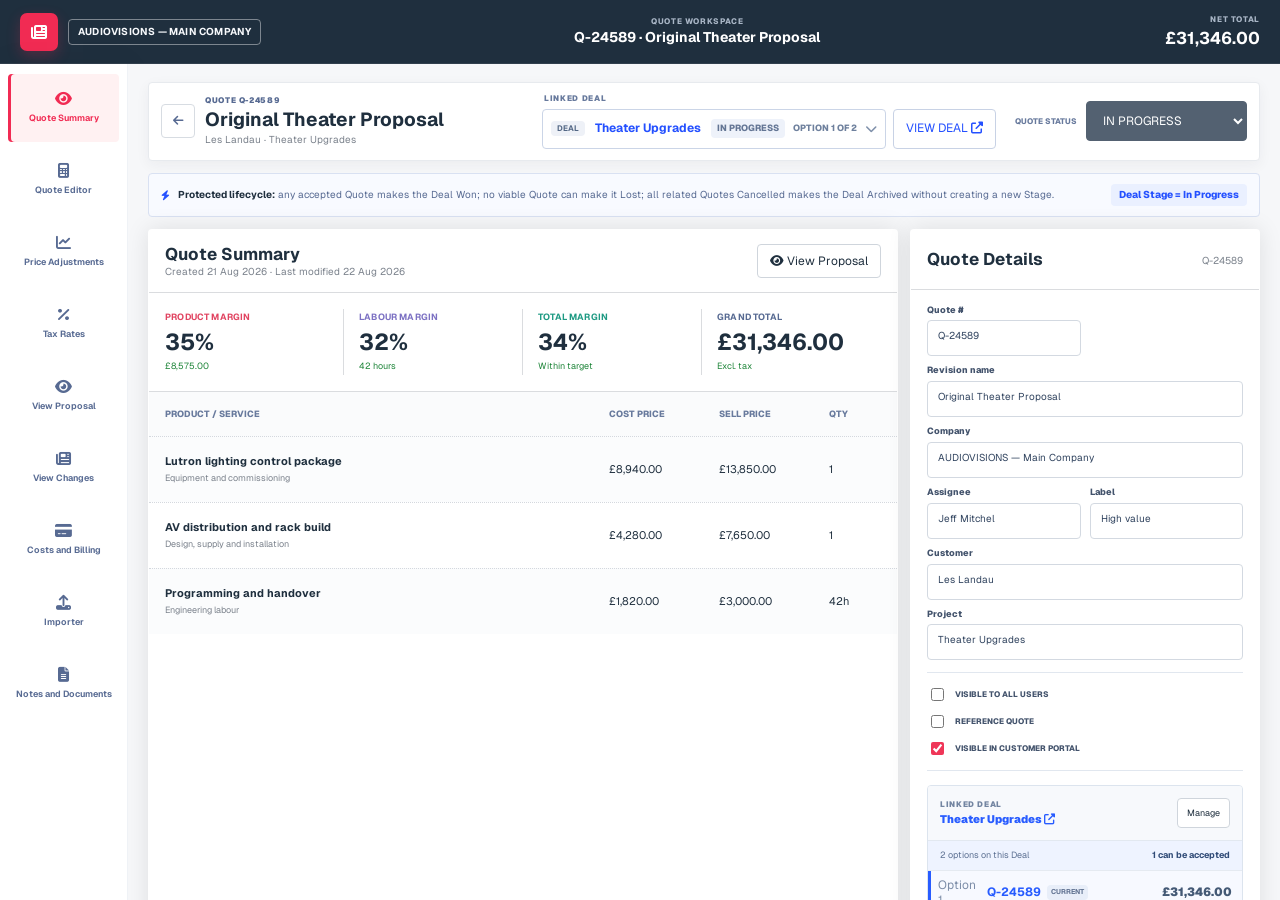
<file: quote-detail.html>
<!DOCTYPE html>
<html lang="en">
<head>
  <meta charset="UTF-8">
  <meta name="viewport" content="width=device-width, initial-scale=1.0">
  <title>WeQuote Quote Workspace</title>
  <link rel="preconnect" href="https://fonts.googleapis.com">
  <link rel="preconnect" href="https://fonts.gstatic.com" crossorigin>
  <link href="https://fonts.googleapis.com/css2?family=Geist:wght@400;500;600;700;800&display=swap" rel="stylesheet">
  <link rel="stylesheet" href="https://cdnjs.cloudflare.com/ajax/libs/font-awesome/6.5.2/css/all.min.css">
  <link rel="stylesheet" href="./assets/css/crm.css?v=125">
  <link rel="stylesheet" href="./assets/css/quote-demo.css?v=9">
</head>
<body class="qw-standalone">
  <div class="app qw-editor-focus-mode">
    <main class="main">
      <div id="viewQuotes">
        <div id="quoteWorkspace" class="quote-workspace" aria-live="polite"></div>
      </div>
    </main>
  </div>
  <script>window.WeQuoteQuoteStandalone = true;</script>
  <script src="./assets/js/quote-demo.js?v=17"></script>
</body>
</html>
</file>
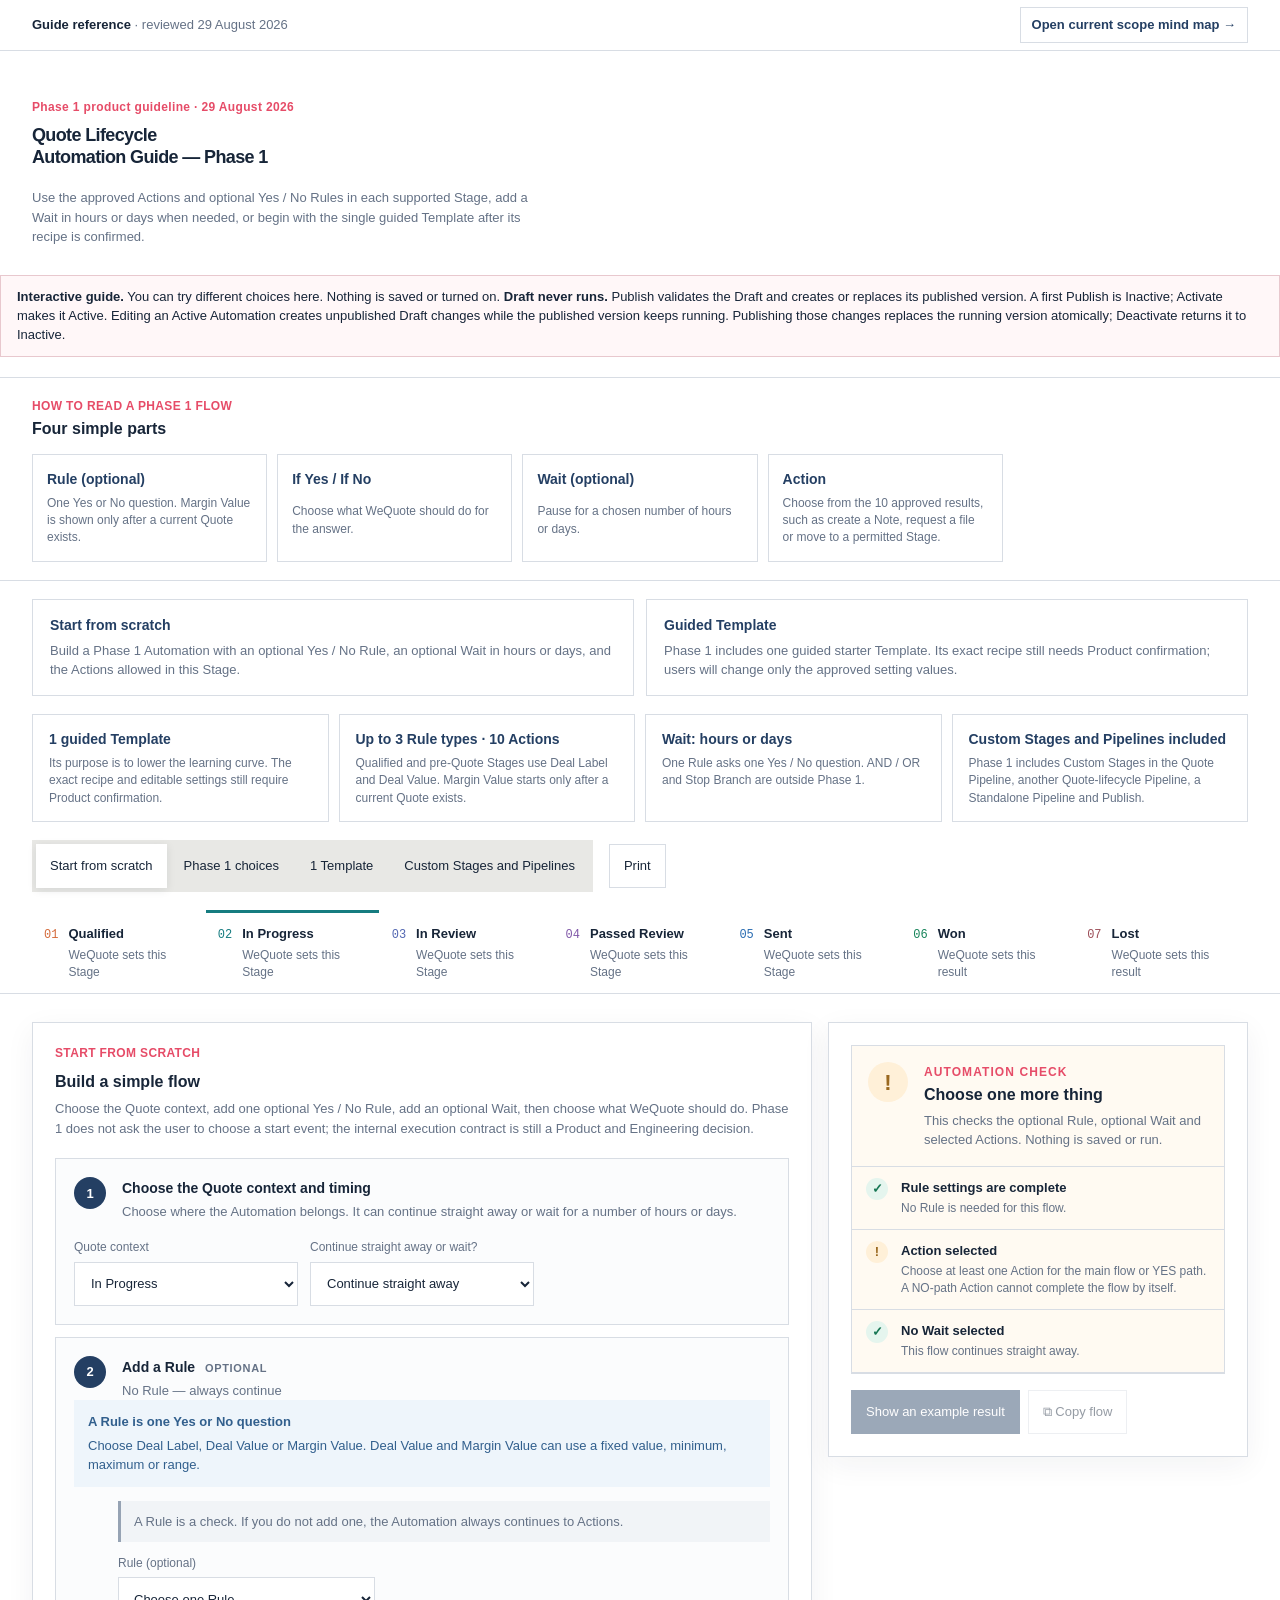
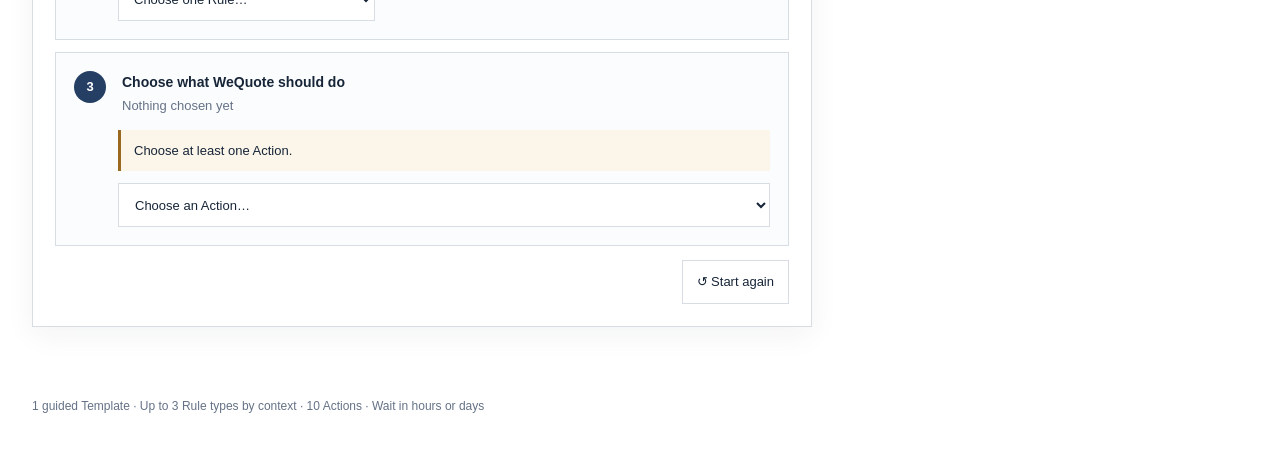
<file: QUOTE-LIFECYCLE-AUTOMATION-GUIDE-PHASE-1.html>
<!doctype html>
<html lang="en">
<head>
  <meta charset="utf-8">
  <meta name="viewport" content="width=device-width, initial-scale=1">
  <meta name="color-scheme" content="light">
  <title>WeQuote Quote Lifecycle Automation Guide — Phase 1</title>
  <style>
  :root { color-scheme: light; --ink:#172538; --muted:#657286; --paper:#ffffff; --surface:#ffffff; --line:#d8dde4; --soft:#eef1f5; --accent:#e64c68; --navy:#243f63; --teal:#167c80; --green:#167653; --amber:#9a681f; --red:#a43e4d; --shadow:0 18px 48px rgba(24,37,56,.09); font-family:Inter,ui-sans-serif,-apple-system,BlinkMacSystemFont,"Segoe UI",sans-serif; }
  * { box-sizing:border-box; }
  html,body { margin:0; background:#fff; color:var(--ink); }
  button,input,select { font:inherit; }
  button { color:inherit; }
  button:focus-visible,input:focus-visible,select:focus-visible,summary:focus-visible,a:focus-visible { outline:3px solid rgba(230,76,104,.32); outline-offset:2px; }
  #qlce-root { min-height:100vh; background:#fff; }
  .qlce-companion-nav { min-height:46px; padding:7px 32px; display:flex; align-items:center; justify-content:space-between; gap:16px; border-bottom:1px solid var(--line); background:#fff; color:var(--muted); }
  .qlce-companion-nav span { line-height:1.4; }
  .qlce-companion-nav strong { color:var(--ink); }
  .qlce-companion-nav a { min-height:36px; padding:7px 11px; display:inline-flex; align-items:center; border:1px solid var(--line); color:var(--navy); background:#fff; text-decoration:none; font-weight:700; white-space:nowrap; }
  .qlce-companion-nav a:hover { border-color:#8ba1b8; }
  .qlce-header { background:#fff; border-bottom:1px solid var(--line); }
  .qlce-header-main,.qlce-toolbar,.qlce-stage-nav,main,.qlce-footer,.qlce-disclaimer { max-width:1500px; margin-inline:auto; }
  .qlce-header-main { display:grid; grid-template-columns:minmax(0,1fr) 360px; gap:48px; align-items:end; padding:48px 32px 28px; }
  .qlce-kicker,.qlce-builder-heading>span,.qlce-catalogue-heading>div>span { display:block; color:var(--accent); font-size:12px; font-weight:800; letter-spacing:.12em; text-transform:uppercase; margin-bottom:10px; }
  h1 { font-family:Georgia,"Times New Roman",serif; font-size:clamp(42px,5vw,72px); line-height:.94; letter-spacing:-.045em; margin:0 0 20px; max-width:900px; }
  .qlce-header-main p { color:var(--muted); font-size:18px; line-height:1.55; margin:0; max-width:760px; }
  .qlce-source-card { background:rgba(255,255,255,.82); border:1px solid var(--line); box-shadow:var(--shadow); padding:22px; display:grid; gap:8px; }
  .qlce-source-card strong { color:var(--green); font-size:16px; }
  .qlce-source-card span { color:var(--ink); line-height:1.45; }
  .qlce-source-card small { color:var(--muted); font-family:ui-monospace,SFMono-Regular,Menlo,monospace; }
  .qlce-disclaimer { border:1px solid #e8c8ce; background:#fff7f8; padding:12px 16px; margin-bottom:20px; line-height:1.45; }
  .qlce-toolbar { display:flex; flex-wrap:wrap; gap:16px; align-items:center; padding:0 32px 18px; }
  .qlce-mode-nav { display:flex; flex-wrap:wrap; background:#e8e8e5; padding:4px; gap:3px; }
  .qlce-mode-nav button,.qlce-type-tabs button { border:0; background:transparent; min-height:42px; padding:8px 14px; font-weight:700; cursor:pointer; }
  .qlce-mode-nav button.is-active,.qlce-type-tabs button.is-active { background:var(--surface); box-shadow:0 2px 9px rgba(20,30,45,.09); }
  .qlce-search { margin-left:auto; display:flex; align-items:center; gap:10px; color:var(--muted); font-size:13px; font-weight:700; }
  .qlce-search input,.qlce-select-grid select,.qlce-rule-join select,.qlce-guided-select select,.qlce-guided-add select { min-height:42px; border:1px solid var(--line); background:var(--surface); padding:8px 12px; color:var(--ink); }
  .qlce-toolbar>button,.qlce-actions-row button { border:1px solid var(--line); background:var(--surface); min-height:42px; padding:8px 14px; font-weight:700; cursor:pointer; }
  .qlce-stage-nav { display:grid; grid-template-columns:repeat(7,1fr); gap:1px; padding:0 32px; }
  .qlce-stage { position:relative; border:0; border-top:3px solid transparent; background:rgba(255,255,255,.55); min-height:88px; text-align:left; padding:12px; cursor:pointer; display:grid; grid-template-columns:auto 1fr; gap:4px 10px; align-content:center; }
  .qlce-stage.is-active { background:var(--surface); border-top-color:var(--stage-accent); }
  .qlce-stage-index { grid-row:1/3; color:var(--stage-accent); font-family:ui-monospace,SFMono-Regular,monospace; font-size:12px; padding-top:2px; }
  .qlce-stage>span:nth-child(2) { font-weight:800; }
  .qlce-stage small { color:var(--muted); }
  main { padding:28px 32px 50px; background:#fff; }
  .qlce-context-strip { display:grid; grid-template-columns:1fr 360px; gap:28px; border-left:5px solid var(--stage-accent); background:var(--surface); padding:18px 22px; margin-bottom:16px; box-shadow:0 5px 22px rgba(28,40,58,.05); }
  .qlce-context-strip h2,.qlce-pane-title h2,.qlce-detail-heading h2,.qlce-contract-heading h2,.qlce-catalogue-heading h2 { margin:0; font-size:20px; }
  .qlce-context-strip p { color:var(--muted); margin:5px 0 0; }
  .qlce-context-strip>div:first-child>span { color:var(--stage-accent); font-size:12px; font-weight:800; text-transform:uppercase; letter-spacing:.09em; }
  .qlce-context-strip>div:last-child { border-left:1px solid var(--line); padding-left:24px; display:grid; gap:5px; align-content:center; }
  .qlce-context-strip small { color:var(--muted); text-transform:uppercase; letter-spacing:.08em; }
  .qlce-workbench { display:grid; grid-template-columns:270px minmax(420px,1fr) 380px; gap:16px; align-items:start; }
  .qlce-pane,.qlce-builder-controls,.qlce-builder-result,.qlce-catalogue-heading,.qlce-protected { background:var(--surface); border:1px solid var(--line); box-shadow:0 8px 28px rgba(30,43,61,.055); }
  .qlce-pane { min-height:620px; padding:18px; }
  .qlce-pane-title { display:flex; gap:12px; align-items:center; padding-bottom:14px; border-bottom:1px solid var(--line); margin-bottom:15px; }
  .qlce-pane-title>span { width:30px; height:30px; border-radius:50%; background:var(--navy); color:white; display:grid; place-items:center; font-weight:800; flex:0 0 auto; }
  .qlce-pane-title p { margin:3px 0 0; color:var(--muted); font-size:13px; }
  .qlce-list-group { margin-top:18px; }
  .qlce-list-group h3 { color:var(--muted); font-size:11px; text-transform:uppercase; letter-spacing:.09em; margin:0 0 8px; }
  .qlce-trigger-option { width:100%; border:0; border-left:3px solid transparent; background:transparent; text-align:left; padding:10px 9px; display:grid; grid-template-columns:auto 1fr; gap:3px 8px; cursor:pointer; }
  .qlce-trigger-option:hover { background:var(--soft); }
  .qlce-trigger-option.is-active { background:#edf3f6; border-left-color:var(--navy); }
  .qlce-trigger-option.is-disabled { opacity:.58; cursor:not-allowed; }
  .qlce-trigger-option.is-beginner { grid-template-columns:1fr; }
  .qlce-trigger-option small { grid-column:2; color:var(--muted); font-size:11px; }
  .qlce-id { font-family:ui-monospace,SFMono-Regular,Menlo,monospace; font-size:11px; font-weight:800; color:var(--navy); white-space:nowrap; }
  .qlce-contract { background:#f7f9fa; border:1px solid var(--line); padding:16px; margin-bottom:16px; }
  .qlce-contract-heading,.qlce-detail-heading { display:flex; justify-content:space-between; gap:14px; align-items:flex-start; }
  .qlce-contract-heading>div,.qlce-detail-heading>div { display:grid; gap:4px; }
  .qlce-contract dl { display:grid; grid-template-columns:1fr 1fr; gap:1px; background:var(--line); margin:14px 0; }
  .qlce-contract dl>div { background:var(--surface); padding:10px; }
  .qlce-contract dt { color:var(--muted); font-size:11px; font-weight:800; text-transform:uppercase; letter-spacing:.06em; }
  .qlce-contract dd { margin:4px 0 0; line-height:1.4; font-size:13px; }
  .qlce-contract details { font-size:13px; color:var(--muted); }
  .qlce-contract summary { cursor:pointer; font-weight:800; color:var(--navy); }
  .qlce-recipe-list { display:grid; gap:9px; }
  .qlce-recipe-card { border:1px solid var(--line); background:var(--surface); text-align:left; padding:13px; cursor:pointer; display:grid; gap:7px; }
  .qlce-recipe-card:hover,.qlce-recipe-card.is-active { border-color:#8ba1b8; box-shadow:0 5px 15px rgba(32,55,82,.08); }
  .qlce-recipe-card.is-active { border-left:4px solid var(--accent); }
  .qlce-recipe-card.is-withheld { background:#fbf4f5; }
  .qlce-recipe-card>span:last-child { color:var(--muted); line-height:1.4; }
  .qlce-recipe-top,.qlce-result-status { display:flex; align-items:center; justify-content:space-between; gap:8px; }
  .qlce-pill { display:inline-flex; align-items:center; min-height:24px; padding:3px 8px; font-size:10px; font-weight:800; border:1px solid currentColor; white-space:nowrap; }
  .qlce-pill-candidate,.qlce-pill-live { color:var(--green); background:#edf8f3; }
  .qlce-pill-adapter-required { color:#386796; background:#eef5fb; }
  .qlce-pill-new-runtime,.qlce-pill-proposed,.qlce-pill-phase1-build-required,.qlce-pill-contract-required { color:var(--amber); background:#fbf6e9; }
  .qlce-pill-withheld { color:var(--red); background:#fbf0f2; }
  .qlce-pill-exploratory { color:#685d87; background:#f3f0f9; }
  .qlce-detail-card { display:grid; gap:15px; }
  .qlce-flow { display:grid; gap:7px; }
  .qlce-flow-row { display:grid; grid-template-columns:132px 1fr; gap:10px; align-items:start; }
  .qlce-flow-row>span { min-height:32px; display:grid; place-items:center; padding:5px 8px; background:var(--navy); color:#fff; font-size:9px; font-weight:900; letter-spacing:.055em; text-align:center; }
  .qlce-flow-row p { margin:0; padding:5px 0; line-height:1.45; }
  .qlce-flow-wait>span { background:#81714f; }
  .qlce-flow-if>span { background:#6c5a8f; }
  .qlce-flow-yes>span { background:var(--green); }
  .qlce-flow-no>span { background:#697587; }
  .qlce-reason { border-left:3px solid var(--accent); padding:9px 12px; background:#fff7f8; }
  .qlce-reason span,.qlce-dual-status small { color:var(--muted); font-size:10px; text-transform:uppercase; font-weight:800; letter-spacing:.07em; }
  .qlce-reason p { margin:4px 0 0; line-height:1.45; }
  .qlce-dual-status { display:grid; grid-template-columns:1fr 1fr; gap:1px; background:var(--line); }
  .qlce-dual-status>div { background:var(--surface); display:grid; gap:5px; padding:11px; }
  .qlce-dual-status>div>span { color:var(--muted); font-size:11px; line-height:1.4; }
  .qlce-blockers { border:1px solid var(--line); background:#f7f9fa; padding:13px; }
  .qlce-blockers>strong,.qlce-blocker-summary>strong { display:block; margin-bottom:8px; }
  .qlce-blockers ul { list-style:none; padding:0; margin:0; display:grid; gap:8px; }
  .qlce-blockers li { display:grid; grid-template-columns:minmax(120px,auto) 1fr; gap:10px; align-items:start; }
  .qlce-blockers li div { display:grid; gap:2px; }
  .qlce-blockers li small { color:var(--muted); line-height:1.35; }
  .qlce-blocker-summary { border-left:3px solid var(--amber); background:#fbf6e9; padding:10px 12px; font-size:12px; line-height:1.45; }
  .qlce-actions-row { display:flex; flex-wrap:wrap; gap:8px; }
  .qlce-actions-row .qlce-primary { background:var(--navy); color:white; border-color:var(--navy); }
  .qlce-actions-row button:disabled { opacity:.45; cursor:not-allowed; }
  .qlce-empty,.qlce-muted { color:var(--muted); line-height:1.5; }
  .qlce-build-layout { display:grid; grid-template-columns:minmax(0,1fr) 420px; gap:16px; align-items:start; }
  .qlce-builder-controls,.qlce-builder-result { padding:22px; }
  .qlce-builder-result { position:sticky; top:16px; }
  .qlce-builder-heading h2,.qlce-catalogue-heading h2 { font-size:28px; margin:0; }
  .qlce-builder-heading p,.qlce-catalogue-heading p { color:var(--muted); margin:7px 0 0; }
  .qlce-select-grid { display:grid; grid-template-columns:repeat(3,1fr); gap:12px; margin:20px 0; }
  .qlce-select-grid label { display:grid; gap:6px; color:var(--muted); font-size:12px; font-weight:800; }
  .qlce-guided-stack { display:grid; gap:12px; margin-top:20px; }
  .qlce-guided-step { border:1px solid var(--line); background:#fbfcfd; padding:18px; }
  .qlce-guided-step-heading { display:grid; grid-template-columns:36px minmax(0,1fr) auto; gap:12px; align-items:start; }
  .qlce-guided-step-heading>span { width:32px; height:32px; border-radius:50%; display:grid; place-items:center; background:var(--navy); color:#fff; font-weight:900; }
  .qlce-guided-step-heading h3 { margin:2px 0 0; font-size:18px; }
  .qlce-guided-step-heading h3 em { color:var(--muted); font-size:11px; font-style:normal; text-transform:uppercase; letter-spacing:.06em; margin-left:6px; }
  .qlce-guided-step-heading p { margin:4px 0 0; color:var(--muted); line-height:1.4; }
  .qlce-guided-step-heading>button { border:1px solid var(--line); background:var(--surface); min-height:36px; padding:6px 12px; cursor:pointer; font-weight:800; }
  .qlce-guided-step .qlce-select-grid { margin:16px 0 0; }
  .qlce-guided-select { display:grid; gap:6px; margin-top:12px; color:var(--muted); font-size:12px; font-weight:800; }
  .qlce-guided-select small { font-weight:500; line-height:1.4; }
  .qlce-guided-empty { margin:14px 0 10px 44px; padding:11px 13px; border-left:3px solid #96a3b4; background:#f1f4f7; color:var(--muted); }
  .qlce-guided-empty.is-required { border-left-color:var(--amber); background:#fbf6e9; color:var(--ink); }
  .qlce-guided-add { margin:12px 0 0 44px; }
  .qlce-guided-add select { width:100%; }
  .qlce-selected-list { display:grid; gap:7px; margin:14px 0 0 44px; }
  .qlce-selected-item { display:grid; grid-template-columns:minmax(0,1fr) 34px; gap:10px; align-items:start; border:1px solid var(--line); background:var(--surface); padding:10px 10px 10px 12px; }
  .qlce-selected-item.is-invalid { border-color:#d28a92; background:#fff5f6; box-shadow:inset 3px 0 0 #b43f4c; }
  .qlce-selected-item.is-invalid small { color:#8c303a; }
  .qlce-selected-item>span { display:grid; gap:3px; }
  .qlce-selected-item small { color:var(--muted); line-height:1.35; }
  .qlce-selected-item button { border:0; background:transparent; min-height:30px; font-size:22px; color:var(--muted); cursor:pointer; }
  .qlce-guided-step>.qlce-rule-join { margin:12px 0 0 44px; }
  .qlce-optional-path { margin:12px 0 0 44px; }
  .qlce-optional-path>p { color:var(--muted); line-height:1.45; }
  .qlce-optional-path .qlce-selected-list,.qlce-optional-path .qlce-guided-add { margin-left:0; }
  .qlce-advanced-disclosure { border:1px solid var(--line); margin-top:16px; background:var(--surface); }
  .qlce-advanced-toggle { width:100%; border:0; background:#f4f6f8; display:flex; justify-content:space-between; gap:20px; align-items:center; padding:14px 16px; text-align:left; cursor:pointer; }
  .qlce-advanced-toggle>span { display:grid; gap:3px; }
  .qlce-advanced-toggle small { color:var(--muted); }
  .qlce-advanced-toggle>b { font-size:22px; }
  .qlce-advanced-disclosure.is-open .qlce-advanced-toggle { border-bottom:1px solid var(--line); }
  .qlce-advanced-body { padding:16px; }
  .qlce-advanced-body>p { margin:0; color:var(--muted); line-height:1.45; }
  .qlce-reset-row { justify-content:flex-end; margin-top:14px; }
  .qlce-logic-guide { display:grid; grid-template-columns:auto 1fr; gap:5px 12px; align-items:start; padding:13px 14px; border:1px solid #d9cff6; background:#f7f3ff; color:#4d3d70; }
  .qlce-logic-guide strong { color:#4d3188; }
  .qlce-logic-guide span { line-height:1.45; }
  .qlce-logic-guide code { grid-column:1/-1; width:max-content; max-width:100%; padding:5px 8px; border-radius:6px; background:#ebe3ff; color:#56369a; font-weight:800; overflow:auto; }
  .qlce-choice-grid { display:grid; grid-template-columns:1fr 1fr 1fr; gap:12px; margin-top:18px; }
  .qlce-field-help { min-height:42px; margin:0 0 8px; color:var(--muted); font-size:11px; line-height:1.4; }
  .qlce-rule-join { display:grid; gap:5px; margin-bottom:9px; color:var(--muted); font-size:11px; font-weight:800; }
  fieldset { min-width:0; border:1px solid var(--line); margin:0; padding:12px; }
  legend { font-weight:900; padding:0 5px; }
  .qlce-option-scroll { max-height:480px; overflow:auto; display:grid; gap:5px; }
  .qlce-check-option { display:grid; grid-template-columns:auto 1fr; gap:9px; align-items:start; padding:8px; cursor:pointer; border:1px solid transparent; }
  .qlce-check-option:hover { border-color:var(--line); background:#fafbfc; }
  .qlce-check-option input { width:18px; height:18px; margin:1px 0 0; accent-color:var(--accent); }
  .qlce-check-option>span { display:grid; gap:3px; }
  .qlce-check-option small { color:var(--muted); line-height:1.3; }
  .qlce-check-option.is-disabled { opacity:.52; cursor:not-allowed; }
  .qlce-pricing-chooser { margin:18px 0; display:grid; grid-template-columns:repeat(7,minmax(130px,1fr)); gap:8px; }
  .qlce-price-option { border:1px solid var(--line); padding:10px; cursor:pointer; min-height:132px; }
  .qlce-price-option.is-active { border-color:var(--teal); box-shadow:inset 0 0 0 1px var(--teal); background:#f1f8f7; }
  .qlce-price-option input { position:absolute; opacity:0; }
  .qlce-price-option span { display:grid; gap:6px; }
  .qlce-price-option small { color:var(--muted); line-height:1.35; }
  .qlce-price-option em { color:var(--teal); font-size:11px; font-style:normal; font-weight:800; }
  .qlce-check-result { display:grid; gap:14px; }
  .qlce-automation-check { border:1px solid var(--line); background:#f7faf9; }
  .qlce-automation-check.has-errors { background:#fffaf2; }
  .qlce-check-heading { display:grid; grid-template-columns:44px 1fr; gap:12px; align-items:start; padding:16px; border-bottom:1px solid var(--line); }
  .qlce-check-icon { width:40px; height:40px; border-radius:50%; display:grid; place-items:center; background:#e5f5ee; color:var(--green); font-size:22px; font-weight:900; }
  .has-errors .qlce-check-icon { background:#fff0d8; color:var(--amber); }
  .qlce-check-heading small { color:var(--accent); font-weight:900; letter-spacing:.09em; }
  .qlce-check-heading h2 { margin:3px 0 0; font-size:20px; }
  .qlce-check-heading p { margin:5px 0 0; color:var(--muted); line-height:1.4; }
  .qlce-check-list { display:grid; }
  .qlce-check-list>div { display:grid; grid-template-columns:26px 1fr; gap:9px; padding:11px 14px; border-bottom:1px solid var(--line); }
  .qlce-check-list>div>span { width:22px; height:22px; border-radius:50%; display:grid; place-items:center; background:#e5f5ee; color:var(--green); font-weight:900; }
  .qlce-check-list>div.is-fail>span { background:#fff0d8; color:var(--amber); }
  .qlce-check-list p { display:grid; gap:3px; margin:0; }
  .qlce-check-list small { color:var(--muted); line-height:1.35; }
  .qlce-check-notice { display:grid; gap:4px; padding:12px 14px; background:#eef5fb; color:#315f8d; }
  .qlce-activation-note { margin:0; padding:12px 14px; color:var(--muted); font-size:12px; line-height:1.4; }
  .qlce-check-actions { margin-top:2px; }
  .qlce-sample-test { border:1px solid #cfd9e7; background:#f5f8fc; padding:14px; }
  .qlce-sample-heading { display:flex; justify-content:space-between; gap:14px; align-items:flex-start; }
  .qlce-sample-heading small { color:var(--navy); font-weight:900; letter-spacing:.07em; }
  .qlce-sample-heading h3 { margin:3px 0 0; }
  .qlce-sample-heading>button { border:0; background:transparent; color:var(--muted); font-size:22px; cursor:pointer; }
  .qlce-branch-toggle { display:flex; gap:4px; background:#e7ebf1; padding:4px; margin-top:12px; }
  .qlce-branch-toggle button { flex:1; min-height:36px; border:0; background:transparent; cursor:pointer; font-weight:800; }
  .qlce-branch-toggle button.is-active { background:var(--surface); box-shadow:0 2px 7px rgba(26,43,64,.1); }
  .qlce-sample-steps { list-style:none; display:grid; gap:0; padding:0; margin:14px 0; }
  .qlce-sample-steps li { display:grid; grid-template-columns:28px 1fr; gap:10px; padding:9px 0; border-bottom:1px solid #dbe2ec; }
  .qlce-sample-steps li>span { width:24px; height:24px; border-radius:50%; display:grid; place-items:center; background:var(--navy); color:#fff; font-size:11px; font-weight:900; }
  .qlce-sample-steps li>div { display:grid; gap:2px; }
  .qlce-sample-steps small { color:var(--muted); line-height:1.4; }
  .qlce-sample-test>p { margin:0; color:var(--muted); font-size:12px; line-height:1.45; }
  .qlce-readiness-details { border-top:1px solid var(--line); padding-top:12px; }
  .qlce-readiness-details summary { color:var(--navy); font-weight:800; cursor:pointer; }
  .qlce-readiness-details .qlce-result-status { margin-top:12px; }
  .qlce-match-reason { color:var(--muted); line-height:1.45; }
  .qlce-warnings { background:#fff7ea; border-left:4px solid #d79832; padding:12px; }
  .qlce-warnings ul { margin:8px 0 0; padding-left:20px; }
  .qlce-warnings li { margin:5px 0; }
  .qlce-safe { color:var(--green); background:#edf8f3; padding:12px; font-weight:800; }
  .qlce-catalogue-heading { padding:22px; display:flex; justify-content:space-between; gap:24px; align-items:end; }
  .qlce-type-tabs { display:flex; background:var(--soft); padding:4px; }
  .qlce-scope-note,.qlce-branch-note { display:flex; gap:12px; align-items:flex-start; margin-bottom:14px; padding:14px 16px; border:1px solid #d9e3f4; background:#f2f6fd; color:#405574; }
  .qlce-scope-note strong,.qlce-branch-note strong { flex:0 0 auto; color:var(--ink); }
  .qlce-branch-note { margin:14px 0 0; border-color:#ded5f4; background:#f7f4fd; }
  .qlce-block-groups { display:grid; gap:18px; margin:18px 0; }
  .qlce-block-group { display:grid; gap:10px; }
  .qlce-block-group-heading { display:flex; align-items:center; gap:10px; }
  .qlce-block-group-heading h3 { margin:0; font-size:18px; }
  .qlce-block-group-heading span { min-width:28px; height:28px; display:grid; place-items:center; border-radius:50%; background:#e9eef7; color:#45618a; font-size:12px; font-weight:800; }
  .qlce-catalogue-grid { display:grid; grid-template-columns:repeat(3,1fr); gap:12px; }
  .qlce-catalogue-card { background:var(--surface); border:1px solid var(--line); padding:16px; min-height:150px; display:flex; flex-direction:column; gap:10px; border-radius:12px; }
  .qlce-catalogue-card>div { display:flex; justify-content:space-between; gap:10px; }
  .qlce-catalogue-card h3 { margin:0; }
  .qlce-catalogue-card p { color:var(--muted); line-height:1.45; margin:0; }
  .qlce-catalogue-card footer { margin-top:auto; border-top:1px solid var(--line); padding-top:10px; display:grid; gap:4px; font-size:12px; }
  .qlce-catalogue-card footer strong { color:var(--red); }
  .qlce-catalogue-card footer small { color:var(--muted); line-height:1.4; }
  .qlce-catalogue-card.is-withheld { background:#f7f8fa; color:#778397; }
  .qlce-block-kind { display:inline-flex; width:max-content; padding:5px 8px; border-radius:999px; background:#edf2fb; color:#365b94; font-size:11px; font-weight:800; }
  .qlce-lock { color:#8995a8; }
  .qlce-protected { padding:18px 22px; }
  .qlce-protected h3 { margin:0 0 10px; }
  .qlce-protected ul { display:grid; grid-template-columns:repeat(3,1fr); gap:8px 24px; margin:0; padding:0; list-style:none; color:var(--muted); }
  .qlce-custom-stage-mode { display:grid; gap:18px; }
  .qlce-custom-hero { background:#fff; color:var(--ink); border:1px solid var(--line); padding:28px; box-shadow:var(--shadow); }
  .qlce-custom-hero>span,.qlce-custom-library-heading>div>span,.qlce-custom-context>div>span,.qlce-movement-panel>span { display:block; color:#496787; font-size:11px; font-weight:900; letter-spacing:.09em; margin-bottom:8px; }
  .qlce-custom-hero h2 { margin:0; font-size:32px; }
  .qlce-custom-hero p { max-width:920px; margin:10px 0 0; color:var(--muted); font-size:16px; line-height:1.55; }
  .qlce-custom-kind-grid { display:grid; grid-template-columns:1fr 1fr; gap:12px; }
  .qlce-custom-kind { border:1px solid var(--line); background:var(--surface); min-height:92px; padding:18px; text-align:left; cursor:pointer; display:grid; gap:7px; }
  .qlce-custom-kind strong { font-size:18px; }
  .qlce-custom-kind span { color:var(--muted); line-height:1.4; }
  .qlce-custom-kind.is-active { border-color:var(--navy); box-shadow:inset 0 0 0 2px var(--navy); background:#f3f7fb; }
  .qlce-custom-controls { display:grid; grid-template-columns:1fr 1fr; gap:12px; }
  .qlce-custom-controls>label,.qlce-custom-controls>div { display:grid; gap:7px; border:1px solid var(--line); background:var(--surface); padding:14px 16px; }
  .qlce-custom-controls span { color:var(--muted); font-size:11px; font-weight:800; text-transform:uppercase; letter-spacing:.07em; }
  .qlce-custom-controls input { width:100%; min-height:44px; border:1px solid var(--line); padding:9px 12px; color:var(--ink); background:#fff; font-weight:800; }
  .qlce-custom-controls>div { align-content:center; }
  .qlce-placement-list { display:grid; grid-template-columns:repeat(5,1fr); gap:6px; padding:6px; background:#e8edf3; }
  .qlce-placement { min-height:100px; border:0; border-top:3px solid transparent; background:rgba(255,255,255,.66); padding:12px; text-align:left; cursor:pointer; display:grid; grid-template-columns:auto 1fr; gap:3px 8px; align-content:center; }
  .qlce-placement>span { grid-row:1/3; color:#6f8198; font-family:ui-monospace,SFMono-Regular,monospace; font-size:11px; }
  .qlce-placement strong { line-height:1.3; }
  .qlce-placement small { color:var(--muted); line-height:1.35; }
  .qlce-placement.is-active { border-top-color:var(--accent); background:#fff; box-shadow:0 4px 14px rgba(27,43,64,.1); }
  .qlce-same-different { display:grid; grid-template-columns:1fr 1fr; gap:12px; }
  .qlce-same-different article { display:grid; grid-template-columns:40px 1fr; gap:12px; border:1px solid var(--line); padding:16px; background:var(--surface); }
  .qlce-same-different article>span { width:38px; height:38px; border-radius:50%; display:grid; place-items:center; font-size:18px; font-weight:900; }
  .qlce-same-different article strong { font-size:16px; }
  .qlce-same-different article p { color:var(--muted); line-height:1.45; margin:5px 0 0; }
  .qlce-same-different .is-same>span { background:#e5f5ee; color:var(--green); }
  .qlce-same-different .is-different>span { background:#eef3fa; color:var(--navy); }
  .qlce-custom-metrics { display:grid; grid-template-columns:repeat(4,1fr); gap:1px; border:1px solid var(--line); background:var(--line); }
  .qlce-custom-metrics>div { background:#fff; min-height:88px; padding:14px; display:grid; align-content:center; justify-items:center; text-align:center; }
  .qlce-custom-metrics strong { color:var(--navy); font-size:27px; line-height:1; }
  .qlce-custom-metrics span { color:var(--muted); font-size:12px; margin-top:6px; }
  .qlce-custom-context { display:grid; grid-template-columns:1fr 1fr; gap:1px; border:1px solid #cfdbe9; background:#cfdbe9; }
  .qlce-custom-context>div { background:#f3f7fb; padding:18px; display:grid; align-content:start; }
  .qlce-custom-context>div>span { color:#496787; }
  .qlce-custom-context h3 { margin:0 0 6px; font-size:22px; }
  .qlce-custom-context p { margin:0; line-height:1.5; }
  .qlce-custom-context small { color:var(--muted); line-height:1.4; margin-top:8px; }
  .qlce-stage-seed { display:flex; gap:7px; align-items:center; flex-wrap:wrap; margin:2px 0 7px; }
  .qlce-stage-seed b { background:#fff; border:1px solid #bdcad9; padding:7px 9px; }
  .qlce-stage-seed b.is-protected { background:#eef1f5; color:#526276; }
  .qlce-stage-seed i { color:#708198; font-style:normal; }
  .qlce-custom-library-heading { display:flex; justify-content:space-between; align-items:end; gap:18px; background:#fff; border:1px solid var(--line); padding:18px 22px; }
  .qlce-custom-library-heading>div>span { color:var(--accent); }
  .qlce-custom-library-heading h2 { margin:0; font-size:25px; }
  .qlce-custom-library-heading .qlce-type-tabs { flex-wrap:wrap; justify-content:flex-end; }
  .qlce-custom-library-heading .qlce-type-tabs button { white-space:nowrap; }
  .qlce-custom-block-grid { display:grid; grid-template-columns:repeat(3,1fr); gap:12px; }
  .qlce-custom-block-card { border:1px solid var(--line); background:#fff; border-radius:12px; padding:16px; min-height:190px; display:flex; flex-direction:column; gap:9px; }
  .qlce-custom-block-card h3 { margin:0; font-size:17px; }
  .qlce-custom-block-card p { margin:0; color:var(--muted); line-height:1.45; }
  .qlce-custom-block-card>small { margin-top:auto; padding-top:10px; border-top:1px solid var(--line); color:var(--muted); line-height:1.4; }
  .qlce-custom-block-card>small strong { color:var(--ink); }
  .qlce-custom-block-card aside { margin-top:3px; border-left:3px solid var(--amber); background:#fbf6e9; padding:9px 10px; color:#6b5229; font-size:12px; line-height:1.4; }
  .qlce-movement-panel { background:#fff; border:1px solid var(--line); padding:24px; }
  .qlce-movement-panel>span { color:var(--accent); }
  .qlce-movement-panel h3 { margin:0; font-size:23px; }
  .qlce-movement-panel>p { color:var(--muted); line-height:1.55; }
  .qlce-movement-panel>div { border-left:4px solid var(--amber); background:#fbf6e9; padding:13px 15px; display:grid; gap:4px; }
  .qlce-movement-panel>div span { line-height:1.45; }
  .qlce-custom-warnings { display:grid; grid-template-columns:1fr 1fr; gap:10px; }
  .qlce-custom-warnings p { margin:0; border-left:4px solid #5d7898; background:#eef3f8; padding:13px 15px; line-height:1.5; }
  .qlce-footer { display:flex; justify-content:space-between; gap:20px; padding:20px 32px 36px; color:var(--muted); font-size:12px; }
  @media (max-width:1180px) {
    .qlce-workbench { grid-template-columns:240px 1fr; }
    .qlce-detail-pane { grid-column:1/-1; min-height:unset; }
    .qlce-build-layout { grid-template-columns:1fr; }
    .qlce-builder-result { position:static; }
    .qlce-pricing-chooser { grid-template-columns:repeat(4,1fr); }
    .qlce-placement-list { grid-template-columns:repeat(3,1fr); }
    .qlce-custom-block-grid { grid-template-columns:1fr 1fr; }
  }
  @media (max-width:820px) {
    .qlce-companion-nav { padding-inline:18px; align-items:flex-start; flex-direction:column; }
    .qlce-companion-nav a { width:100%; justify-content:center; white-space:normal; text-align:center; }
    .qlce-header-main { grid-template-columns:1fr; gap:24px; padding:30px 18px 20px; }
    .qlce-disclaimer { margin-inline:18px; }
    .qlce-toolbar { align-items:stretch; flex-wrap:wrap; padding-inline:18px; }
    .qlce-mode-nav { width:100%; overflow:auto; }
    .qlce-mode-nav button { flex:1 0 auto; }
    .qlce-search { margin-left:0; flex:1; }
    .qlce-search input { width:100%; }
    .qlce-stage-nav { display:flex; overflow:auto; padding-inline:18px; }
    .qlce-stage { min-width:155px; }
    main { padding:18px; }
    .qlce-context-strip { grid-template-columns:1fr; }
    .qlce-context-strip>div:last-child { border-left:0; border-top:1px solid var(--line); padding:12px 0 0; }
    .qlce-workbench { grid-template-columns:1fr; }
    .qlce-pane { min-height:unset; }
    .qlce-trigger-pane,.qlce-recipe-pane,.qlce-detail-pane { grid-column:auto; }
    .qlce-select-grid,.qlce-choice-grid { grid-template-columns:1fr; }
    .qlce-guided-step-heading { grid-template-columns:32px minmax(0,1fr); }
    .qlce-guided-step-heading>button { grid-column:2; justify-self:start; }
    .qlce-guided-empty,.qlce-guided-add,.qlce-selected-list,.qlce-guided-step>.qlce-rule-join,.qlce-optional-path { margin-left:0; }
    .qlce-option-scroll { max-height:330px; }
    .qlce-pricing-chooser { grid-template-columns:1fr 1fr; }
    .qlce-catalogue-heading { display:grid; }
    .qlce-catalogue-grid { grid-template-columns:1fr 1fr; }
    .qlce-scope-note,.qlce-branch-note { display:grid; }
    .qlce-protected ul { grid-template-columns:1fr; }
    .qlce-custom-kind-grid,.qlce-custom-controls,.qlce-same-different,.qlce-custom-context,.qlce-custom-warnings { grid-template-columns:1fr; }
    .qlce-placement-list { grid-template-columns:1fr 1fr; }
    .qlce-custom-metrics { grid-template-columns:1fr 1fr; }
    .qlce-custom-library-heading { display:grid; }
  }
  @media (max-width:520px) {
    h1 { font-size:40px; }
    .qlce-source-card { padding:16px; }
    .qlce-context-strip,.qlce-builder-controls,.qlce-builder-result,.qlce-catalogue-heading { padding:16px; }
    .qlce-contract dl,.qlce-dual-status { grid-template-columns:1fr; }
    .qlce-pricing-chooser,.qlce-catalogue-grid { grid-template-columns:1fr; }
    .qlce-price-option { min-height:unset; }
    .qlce-type-tabs { overflow:auto; }
    .qlce-footer { display:grid; padding-inline:18px; }
    .qlce-custom-hero { padding:22px 18px; }
    .qlce-custom-hero h2 { font-size:26px; }
    .qlce-placement-list,.qlce-custom-block-grid { grid-template-columns:1fr; }
    .qlce-custom-metrics { grid-template-columns:1fr 1fr; }
  }
  @media (prefers-reduced-motion:reduce) { *,*::before,*::after { scroll-behavior:auto!important; transition:none!important; } }
  @media print {
    .qlce-companion-nav,.qlce-toolbar,.qlce-stage-nav,.qlce-trigger-pane,.qlce-actions-row,.qlce-advanced-disclosure { display:none!important; }
    html,body,#qlce-root,.qlce-header,main,.qlce-footer { background:#fff!important; }
    .qlce-header-main,main { padding:18px; }
    .qlce-header-main { grid-template-columns:1fr; }
    .qlce-workbench,.qlce-build-layout { display:block; }
    .qlce-pane,.qlce-builder-controls,.qlce-builder-result { box-shadow:none; margin-bottom:14px; min-height:0; }
  }
  :root { --type-meta:12px; --type-small:12px; --type-body:13px; --type-card:14px; --type-section:16px; --type-page:18px; }
  body,#qlce-root { font-size:var(--type-body); line-height:1.5; }
  h1 { font-family:Inter,ui-sans-serif,-apple-system,BlinkMacSystemFont,"Segoe UI",sans-serif; font-size:var(--type-page); line-height:1.05; letter-spacing:-.035em; }
  h2,.qlce-context-strip h2,.qlce-pane-title h2,.qlce-detail-heading h2,.qlce-contract-heading h2,.qlce-catalogue-heading h2 { font-size:var(--type-section); line-height:1.3; font-weight:600; }
  h3 { font-size:var(--type-card); line-height:1.35; font-weight:600; }
  #qlce-root p,#qlce-root li,#qlce-root dd,#qlce-root .qlce-help,#qlce-root .qlce-guided-help { font-size:var(--type-body); line-height:1.5; font-weight:400; }
  #qlce-root small,#qlce-root .qlce-muted,#qlce-root .qlce-block-detail,#qlce-root .qlce-card-detail { font-size:var(--type-small); line-height:1.45; }
  #qlce-root button,#qlce-root input,#qlce-root select,#qlce-root textarea { font-size:var(--type-body); line-height:1.35; min-height:44px; }
  #qlce-root strong,#qlce-root b { font-weight:600 !important; }
  #qlce-root button,#qlce-root label { font-weight:500 !important; }
  #qlce-root h1 { font-size:var(--type-page) !important; line-height:1.2; font-weight:600 !important; }
  #qlce-root h2 { font-size:var(--type-section) !important; line-height:1.3; font-weight:600 !important; }
  #qlce-root h3,#qlce-root h4 { font-size:var(--type-card) !important; line-height:1.35; font-weight:600 !important; }
  .qlce-kicker,.qlce-builder-heading>span,.qlce-catalogue-heading>div>span,.qlce-flow-label,.qlce-block-kind,.qlce-status,.qlce-pill,.qlce-id { font-size:var(--type-meta) !important; line-height:1.35; font-weight:600 !important; letter-spacing:.03em !important; }
  .qlce-recipe-card>strong,.qlce-catalogue-card>strong,.qlce-custom-block-card strong,.qlce-check-card strong { font-size:var(--type-card); line-height:1.35; font-weight:600; }
  .qlce-header-main { grid-template-columns:1fr; }
  .qlce-header-main h1 { max-width:780px; }
  .qlce-header-main p { max-width:72ch; }
  .qlce-source-card { display:none; }
  .qlce-id { display:none !important; }
  .qlce-detail-card .qlce-dual-status,.qlce-detail-card .qlce-blockers,.qlce-contract details { display:none; }
  .qlce-footer span:last-child { display:none; }
  .qlce-kicker,.qlce-builder-heading>span,.qlce-catalogue-heading>div>span { text-transform:none; letter-spacing:.055em; }
  .qlce-search>span { white-space:nowrap; }
  .qlce-search input { min-width:0; }
  .qlce-creation-routes { max-width:1500px; margin:0 auto; padding:0 32px 18px; display:grid; grid-template-columns:1fr 1fr; gap:12px; }
  .qlce-creation-routes article { display:grid; gap:5px; padding:15px 17px; border:1px solid var(--line); background:#fff; }
  .qlce-creation-routes strong { color:var(--navy); font-size:var(--type-card); }
  .qlce-creation-routes span { color:var(--muted); font-size:var(--type-body); line-height:1.5; }
  .qlce-scope-facts { max-width:1500px; margin:0 auto 18px; padding:0 32px; display:grid; grid-template-columns:repeat(4,minmax(0,1fr)); gap:10px; }
  .qlce-scope-facts article { min-width:0; padding:14px 16px; border:1px solid var(--line); background:#fff; display:grid; align-content:start; gap:5px; }
  .qlce-scope-facts strong { color:var(--navy); font-size:var(--type-card); }
  .qlce-scope-facts span { color:var(--muted); font-size:var(--type-small); line-height:1.45; }
  .qlce-scope-facts .is-pending { border-left:4px solid var(--amber); }
  .qlce-template-summary { display:grid; gap:16px; }
  .qlce-template-intro { border:1px solid var(--line); background:#fff; padding:20px 22px; display:grid; gap:8px; }
  .qlce-template-intro h2 { margin:0; font-size:28px; }
  .qlce-template-intro p { margin:0; color:var(--muted); line-height:1.5; }
  .qlce-template-grid { display:grid; grid-template-columns:repeat(3,minmax(0,1fr)); gap:12px; }
  .qlce-template-card { border:1px solid var(--line); background:#fff; padding:16px; display:grid; gap:10px; align-content:start; }
  .qlce-template-card>span { color:var(--accent); font-size:var(--type-meta); font-weight:800; letter-spacing:.06em; text-transform:uppercase; }
  .qlce-template-card h3 { margin:0; font-size:var(--type-card); }
  .qlce-template-card p { margin:0; color:var(--muted); font-size:var(--type-small); line-height:1.45; }
  .qlce-template-card dl { margin:0; display:grid; gap:7px; }
  .qlce-template-card dl>div { display:grid; grid-template-columns:84px 1fr; gap:8px; padding-top:7px; border-top:1px solid var(--line); }
  .qlce-template-card dt { color:var(--muted); font-size:var(--type-meta); font-weight:800; text-transform:uppercase; }
  .qlce-template-card dd { margin:0; font-size:var(--type-small); line-height:1.4; }
  .qlce-calculation { display:grid; gap:16px; }
  .qlce-calculation-intro,.qlce-calculation-card { border:1px solid var(--line); background:#fff; padding:18px 20px; }
  .qlce-calculation-intro { display:grid; gap:7px; }
  .qlce-calculation-intro h2,.qlce-calculation-card h3 { margin:0; }
  .qlce-calculation-intro p,.qlce-calculation-card p { margin:0; color:var(--muted); line-height:1.5; }
  .qlce-calculation-grid { display:grid; grid-template-columns:repeat(2,minmax(0,1fr)); gap:12px; }
  .qlce-calculation-card { display:grid; align-content:start; gap:12px; }
  .qlce-formula { margin:0; padding:12px 14px; border-left:4px solid var(--accent); background:#f4f7fb; color:var(--ink); font:600 var(--type-body)/1.55 ui-monospace,SFMono-Regular,Menlo,monospace; white-space:pre-wrap; }
  .qlce-calculation-table-wrap { overflow:auto; border:1px solid var(--line); background:#fff; }
  .qlce-calculation-table { width:100%; border-collapse:collapse; min-width:780px; }
  .qlce-calculation-table th,.qlce-calculation-table td { padding:10px 12px; border-bottom:1px solid var(--line); text-align:left; vertical-align:top; font-size:var(--type-small); }
  .qlce-calculation-table th { background:#f6f8fb; color:var(--muted); font-weight:600; }
  .qlce-calculation-table td:not(:first-child),.qlce-calculation-table th:not(:first-child) { text-align:right; }
  .qlce-calculation-table tfoot td { font-weight:700; background:#f6f8fb; }
  .qlce-start-inventory { margin:0; padding-left:22px; columns:2; column-gap:30px; }
  .qlce-start-inventory li { break-inside:avoid; margin:0 0 7px; color:var(--ink); }
  .qlce-start-inventory small { display:block; color:var(--muted); }
  .qlce-caveat { border-left:4px solid var(--amber); background:#fffaf0; padding:14px 16px; display:grid; gap:5px; }
  .qlce-caveat p { margin:0; color:#655432; }
  .qlce-rule-picker { margin:12px 0 0 44px; display:grid; grid-template-columns:minmax(180px,.8fr) minmax(240px,1.2fr); gap:10px; }
  .qlce-rule-picker label,.qlce-rule-parameters label,.qlce-wait-days { display:grid; gap:5px; color:var(--muted); font-size:var(--type-small); font-weight:600; }
  .qlce-rule-picker select,.qlce-rule-parameters select,.qlce-rule-parameters input,.qlce-wait-days input { width:100%; min-height:42px; border:1px solid var(--line); background:#fff; color:var(--ink); padding:8px 11px; }
  .qlce-selected-rule { display:grid; gap:0; border:1px solid var(--line); background:#fff; }
  .qlce-selected-rule .qlce-selected-item { border:0; }
  .qlce-selected-rule.is-invalid { border-color:#d28a92; box-shadow:inset 3px 0 0 #b43f4c; }
  .qlce-selected-rule.is-invalid .qlce-selected-item { background:#fff5f6; }
  .qlce-rule-parameters { padding:11px 12px 12px; border-top:1px solid var(--line); background:#f7f9fb; display:grid; gap:9px; }
  .qlce-rule-parameters-grid { display:grid; grid-template-columns:repeat(2,minmax(0,1fr)); gap:9px; }
  .qlce-rule-parameters small { color:var(--muted); line-height:1.4; }
  .qlce-rule-parameters .qlce-param-error { color:var(--red); font-weight:600; }
  .qlce-wait-days { margin-top:12px; max-width:280px; }
  .qlce-wait-days small { font-weight:400; line-height:1.4; }
  .qlce-inline-warning { margin-top:12px; border-left:4px solid var(--amber); background:#fbf6e9; padding:11px 13px; display:grid; gap:3px; }
  .qlce-inline-warning span { color:#6b5229; line-height:1.45; }
  .qlce-language-guide { max-width:1500px; margin:0 auto 18px; padding:18px 32px; display:grid; gap:14px; background:#fff; border-block:1px solid var(--line); }
  .qlce-language-guide>div:first-child>span { color:var(--accent); font-size:var(--type-meta); font-weight:600; letter-spacing:.03em; }
  .qlce-language-guide h2 { margin:3px 0 0; }
  .qlce-language-guide>div:last-child { display:grid; grid-template-columns:repeat(5,minmax(0,1fr)); gap:10px; }
  .qlce-language-guide article { padding:14px; border:1px solid var(--line); background:#fff; display:grid; gap:5px; }
  .qlce-language-guide article strong { font-size:var(--type-card); color:var(--navy); }
  .qlce-language-guide article span { color:var(--muted); font-size:var(--type-small); line-height:1.45; }
  .qlce-quote-action-note { margin-top:12px; border-left:4px solid var(--navy); background:#f3f7fb; padding:13px 15px; display:grid; gap:9px; }
  .qlce-quote-action-note>strong { color:var(--navy); }
  .qlce-quote-action-note p { margin:0; display:grid; gap:3px; }
  .qlce-quote-action-note p b { font-size:var(--type-card); }
  .qlce-quote-action-note p span { color:var(--muted); font-size:var(--type-small); line-height:1.45; }
  .qlce-quote-action-note .is-unavailable b { color:var(--red); }
  .qlce-quote-stage-matrix { background:#fff; border:1px solid var(--line); padding:20px 22px; }
  .qlce-quote-stage-matrix>div:first-child span { color:var(--accent); font-size:var(--type-meta); font-weight:600; letter-spacing:.03em; }
  .qlce-quote-stage-matrix h2 { margin:5px 0 16px; }
  .qlce-quote-stage-matrix>div:last-child { display:grid; grid-template-columns:repeat(5,1fr); gap:8px; }
  .qlce-quote-stage-matrix article { display:grid; align-content:start; gap:6px; padding:13px; border:1px solid var(--line); background:#fff; }
  .qlce-quote-stage-matrix small,.qlce-quote-stage-matrix p { color:var(--muted); font-size:var(--type-small); line-height:1.45; margin:0; }
  .qlce-custom-block-card.is-withheld { opacity:.72; border-style:dashed; }
  @media (max-width:1100px) { .qlce-language-guide>div:last-child,.qlce-scope-facts,.qlce-template-grid { grid-template-columns:repeat(2,minmax(0,1fr)); } }
  @media (max-width:900px) { .qlce-creation-routes,.qlce-scope-facts,.qlce-template-grid,.qlce-calculation-grid,.qlce-quote-stage-matrix>div:last-child,.qlce-language-guide>div:last-child,.qlce-rule-picker { grid-template-columns:1fr; } .qlce-start-inventory { columns:1; } }
</style>
</head>
<body>
  <nav class="qlce-companion-nav" aria-label="Companion Quote Automation views">
    <span><strong>Guide reference</strong> · reviewed 29 August 2026</span>
    <a href="QUOTE-LIFECYCLE-AUTOMATION-MIND-MAP.html">Open current scope mind map →</a>
  </nav>
  <div id="qlce-root"></div>
  <noscript>Turn on JavaScript to use this interactive guide.</noscript>
  <script type="application/json" id="quote-lifecycle-data">{"schemaVersion":2,"source":{"markdown":"QUOTE-LIFECYCLE-FROM-SCRATCH-STAGE-CATALOGUE.md","sha256":"5c78a9020112f491f44ffe40d63873fbcc0266d2fc780fda8b9f86f738df43e2","reviewVerdict":"All examples were checked against the current product documents","reviewCoverage":"This guide includes 79 reviewed examples. Five more ideas are shown as not available yet.","reviewedOn":"Checked on 29 August 2026","locale":"en-simple","translationSha256":"28dc070fc65dcfb8182bd65de268d7e8626ce59f0835e9af33ff39645fce1394"},"counts":{"contexts":7,"triggersDefined":23,"triggersSelectable":22,"rulesDefined":35,"rulesSelectable":30,"actions":14,"recipeCandidates":79,"recipesLiveReady":0,"recipesPhase1BuildRequired":75,"recipesContractRequired":4,"recipesWithheld":5},"contexts":[{"id":"qualified","code":"Q","label":"Qualified","type":"WeQuote sets this Stage","primaryRecord":"Deal","meaning":"The sales opportunity is ready, but there is no current Quote for it yet.","primaryTriggerId":"Q-T01","triggerIds":["Q-T01"],"disabledTriggerIds":[],"ruleIds":["Q-R01","Q-R02"],"disabledRuleIds":[],"accent":"#d46a3a","selectableTriggerIds":["T01","T02","T03","T04","T05","T06","T07","T08","T09","Q-T01"],"selectableRuleIds":["R01","R02","R03","R04","R05","R06","R07","R08","R09","R10","R11","Q-R01","Q-R02"],"actionIds":["A01","A02","A03","A04","A05","A06","A07","A08","A09","A10","A12","A13","A14","A15"],"contextRecipeIds":["Q-C01","Q-C02","Q-C03","Q-C04","Q-C05","Q-C06","Q-C07"],"sharedRecipeIds":["SC-01","SC-02","SC-03","SC-04","SC-05","SC-06","SC-07","SC-08","SC-09","SC-10","SC-11","SC-12","SC-13","SC-14","SC-15","SC-16","SC-17","SC-18"]},{"id":"in-progress","code":"IP","label":"In Progress","type":"WeQuote sets this Stage","primaryRecord":"The Deal and its current Quotes","meaning":"The Deal has at least one current Quote that can still be edited.","primaryTriggerId":"IP-T03","triggerIds":["IP-T01","IP-T02","IP-T03"],"disabledTriggerIds":["IP-T04"],"ruleIds":["IP-R01","IP-R03"],"disabledRuleIds":["IP-R02","IP-R04"],"accent":"#167c80","selectableTriggerIds":["T01","T02","T03","T04","T05","T06","T07","T08","T09","IP-T01","IP-T02","IP-T03"],"selectableRuleIds":["R01","R02","R03","R04","R05","R06","R07","R08","R09","R10","R11","IP-R01","IP-R03"],"actionIds":["A01","A02","A03","A04","A05","A06","A07","A08","A09","A10","A12","A13","A14","A15"],"contextRecipeIds":["IP-C02","IP-C03","IP-C04","IP-C17","IP-C06","IP-C08","IP-C09","IP-C10","IP-C12","IP-C13","IP-C15","IP-C16"],"sharedRecipeIds":["SC-01","SC-02","SC-03","SC-04","SC-05","SC-06","SC-07","SC-08","SC-09","SC-10","SC-11","SC-12","SC-13","SC-14","SC-15","SC-16","SC-17","SC-18"]},{"id":"in-review","code":"IR","label":"In Review","type":"WeQuote sets this Stage","primaryRecord":"The Deal and the Quote being reviewed","meaning":"A Quote is waiting for someone in your team to review it.","primaryTriggerId":"IR-T01","triggerIds":["IR-T01","IR-T02"],"disabledTriggerIds":[],"ruleIds":["IR-R01","IR-R02","IR-R03"],"disabledRuleIds":[],"accent":"#5367b2","selectableTriggerIds":["T01","T02","T03","T04","T05","T06","T07","T08","T09","IR-T01","IR-T02"],"selectableRuleIds":["R01","R02","R03","R04","R05","R06","R07","R08","R09","R10","R11","IR-R01","IR-R02","IR-R03"],"actionIds":["A01","A02","A03","A04","A05","A06","A07","A08","A09","A10","A12","A13","A14","A15"],"contextRecipeIds":["IR-C01","IR-C02","IR-C03","IR-C04","IR-C05","IR-C09","IR-C06","IR-C07","IR-C08"],"sharedRecipeIds":["SC-01","SC-02","SC-03","SC-04","SC-05","SC-06","SC-07","SC-08","SC-09","SC-10","SC-11","SC-12","SC-13","SC-14","SC-15","SC-16","SC-17","SC-18"]},{"id":"passed-review","code":"PR","label":"Passed Review","type":"WeQuote sets this Stage","primaryRecord":"The Deal and the approved Quote","meaning":"A Quote passed review, but has not been sent to the customer yet.","primaryTriggerId":"PR-T01","triggerIds":["PR-T01"],"disabledTriggerIds":[],"ruleIds":["PR-R01","PR-R03","PR-R04","PR-R05"],"disabledRuleIds":["PR-R02"],"accent":"#8058a8","selectableTriggerIds":["T01","T02","T03","T04","T05","T06","T07","T08","T09","PR-T01"],"selectableRuleIds":["R01","R02","R03","R04","R05","R06","R07","R08","R09","R10","R11","PR-R01","PR-R03","PR-R04","PR-R05"],"actionIds":["A01","A02","A03","A04","A05","A06","A07","A08","A09","A10","A12","A13","A14","A15"],"contextRecipeIds":["PR-C01","PR-C02","PR-C03","PR-C04","PR-C05","PR-C06"],"sharedRecipeIds":["SC-01","SC-02","SC-03","SC-04","SC-05","SC-06","SC-07","SC-08","SC-09","SC-10","SC-11","SC-12","SC-13","SC-14","SC-15","SC-16","SC-17","SC-18"]},{"id":"sent","code":"SE","label":"Sent","type":"WeQuote sets this Stage","primaryRecord":"The Deal and its sent Quote","meaning":"At least one current Quote has been sent to the customer.","primaryTriggerId":"SE-T01","triggerIds":["SE-T01","SE-T02","SE-T03"],"disabledTriggerIds":[],"ruleIds":["SE-R01","SE-R02","SE-R03","SE-R04","SE-R05"],"disabledRuleIds":[],"accent":"#286bb1","selectableTriggerIds":["T01","T02","T03","T04","T05","T06","T07","T08","T09","SE-T01","SE-T02","SE-T03"],"selectableRuleIds":["R01","R02","R03","R04","R05","R06","R07","R08","R09","R10","R11","SE-R01","SE-R02","SE-R03","SE-R04","SE-R05"],"actionIds":["A01","A02","A03","A04","A05","A06","A07","A08","A09","A10","A12","A13","A14","A15"],"contextRecipeIds":["SE-C01","SE-C02","SE-C03","SE-C04","SE-C05","SE-C06","SE-C07","SE-C08","SE-C09","SE-C10","SE-C11","SE-C12","SE-C13"],"sharedRecipeIds":["SC-01","SC-02","SC-03","SC-04","SC-05","SC-06","SC-07","SC-08","SC-09","SC-10","SC-11","SC-12","SC-13","SC-14","SC-15","SC-16","SC-17","SC-18"]},{"id":"won","code":"W","label":"Won","type":"WeQuote sets this result","primaryRecord":"The Deal and its accepted Quote","meaning":"The customer accepted a Quote, so the Deal is Won. Other Quote changes do not undo this.","primaryTriggerId":"W-T01","triggerIds":["W-T01","W-T02"],"disabledTriggerIds":[],"ruleIds":["W-R01"],"disabledRuleIds":["W-R02","W-R03"],"accent":"#17845a","selectableTriggerIds":["T01","T02","T03","T04","T05","T06","T07","T08","T09","W-T01","W-T02"],"selectableRuleIds":["R01","R02","R03","R04","R05","R06","R07","R08","R09","R10","R11","W-R01"],"actionIds":["A01","A02","A03","A04","A05","A06","A07","A08","A09","A10","A12","A13","A14","A15"],"contextRecipeIds":["W-C01","W-C02","W-C03","W-C04","W-C05","W-C06","W-C07","W-C08"],"sharedRecipeIds":["SC-01","SC-02","SC-03","SC-04","SC-05","SC-06","SC-07","SC-08","SC-09","SC-10","SC-11","SC-12","SC-13","SC-14","SC-15","SC-16","SC-17","SC-18"]},{"id":"lost","code":"L","label":"Lost","type":"WeQuote sets this result","primaryRecord":"The Deal and all its Quotes","meaning":"No current Quote can keep the Deal open. If every Quote was only cancelled, the Deal is Archived instead.","primaryTriggerId":"L-T01","triggerIds":["L-T01"],"disabledTriggerIds":[],"ruleIds":["L-R01","L-R02"],"disabledRuleIds":[],"accent":"#9c4e58","selectableTriggerIds":["T01","T02","T03","T04","T05","T06","T07","T08","T09","L-T01"],"selectableRuleIds":["R01","R02","R03","R04","R05","R06","R07","R08","R09","R10","R11","L-R01","L-R02"],"actionIds":["A01","A02","A03","A04","A05","A06","A07","A08","A09","A10","A12","A13","A14","A15"],"contextRecipeIds":["L-C01","L-C02","L-C03","L-C04","L-C05","L-C06"],"sharedRecipeIds":["SC-01","SC-02","SC-03","SC-04","SC-05","SC-06","SC-07","SC-08","SC-09","SC-10","SC-11","SC-12","SC-13","SC-14","SC-15","SC-16","SC-17","SC-18"]}],"triggers":{"T01":{"id":"T01","label":"Deal Owner is changed","scope":"shared","availability":"selectable","firesWhen":"Someone saves the Deal with a different Owner.","observedObject":"The Deal's Owner","settings":"Nothing for now. Later, you may be able to choose the old or new Owner.","exclusions":"The flow example shows which cases WeQuote should ignore.","idempotencyKey":"WeQuote remembers the saved change, so that same change does not run twice.","rearm":"A later, different saved change can start the flow again.","evidence":"The new CRM Deal and Owner still need to be built.","readiness":"new-runtime"},"T02":{"id":"T02","label":"Deal Next Action is changed","scope":"shared","availability":"selectable","firesWhen":"Someone creates, edits, reassigns, reschedules or clears the Deal's current Next Action.","observedObject":"The Deal's current Next Action","settings":"Start after any of these saved changes.","exclusions":"The flow example shows which cases WeQuote should ignore.","idempotencyKey":"WeQuote remembers the saved change, so that same change does not run twice.","rearm":"A later, different saved change can start the flow again.","evidence":"The new CRM Deal and Next Action still need to be built. Use the next option for due, overdue or completed Actions.","readiness":"new-runtime"},"T03":{"id":"T03","label":"Deal Next Action becomes due, overdue or complete","scope":"shared","availability":"selectable","firesWhen":"The current Next Action reaches its due date, becomes overdue, or someone marks it complete.","observedObject":"The Deal's current Next Action and its status","settings":"Choose Due, Overdue or Completed.","exclusions":"The flow example shows which cases WeQuote should ignore.","idempotencyKey":"WeQuote remembers the saved change, so that same change does not run twice.","rearm":"A later, different saved change can start the flow again.","evidence":"The new CRM Deal, Next Action and date checks still need to be built.","readiness":"new-runtime"},"T04":{"id":"T04","label":"Meeting or Site Visit changes","scope":"shared","availability":"selectable","firesWhen":"A Meeting or Site Visit on the Deal is scheduled, starts or is marked complete.","observedObject":"A Meeting or Site Visit linked to the Deal","settings":"Choose Scheduled, Starts or Completed.","exclusions":"The flow example shows which cases WeQuote should ignore.","idempotencyKey":"WeQuote remembers the saved change, so that same change does not run twice.","rearm":"A later, different saved change can start the flow again.","evidence":"Deal-linked Meetings exist. A distinct typed Site Visit does not. Automation still needs reliable scheduled, started and completed events.","readiness":"new-runtime"},"T05":{"id":"T05","label":"A file is added to the Deal","scope":"shared","availability":"selectable","firesWhen":"Someone uploads or links a file to the Deal and saves it.","observedObject":"The Deal and the added file","settings":"Start for any file. File-type choices can be added later.","exclusions":"The flow example shows which cases WeQuote should ignore.","idempotencyKey":"WeQuote remembers the saved change, so that same change does not run twice.","rearm":"A later, different saved change can start the flow again.","evidence":"WeQuote can store files now. The new CRM still needs to link them to Deals and start flows from them.","readiness":"adapter-required"},"T06":{"id":"T06","label":"A requested file is received","scope":"shared","availability":"selectable","firesWhen":"A specific File Request is marked Received and linked to the file the person supplied.","observedObject":"The chosen File Request and its file","settings":"Choose which File Request or document type to watch.","exclusions":"The flow example shows which cases WeQuote should ignore.","idempotencyKey":"WeQuote remembers the saved change, so that same change does not run twice.","rearm":"A later, different saved change can start the flow again.","evidence":"File Requests still need to be built. Uploading an unrelated file must not count as receiving the requested file.","readiness":"new-runtime"},"T07":{"id":"T07","label":"No activity on the Deal for a set time","scope":"shared","availability":"selectable","firesWhen":"The chosen number of days passes with no matching Note, Meeting, call or other chosen activity on the Deal.","observedObject":"Recent activity on the Deal","settings":"Choose the number of days and which types of activity count.","exclusions":"The flow example shows which cases WeQuote should ignore.","idempotencyKey":"WeQuote remembers the saved change, so that same change does not run twice.","rearm":"A later, different saved change can start the flow again.","evidence":"Deal Notes, follow-ups and Meetings exist. Automation still needs one activity query and a scheduled inactivity check.","readiness":"new-runtime"},"T08":{"id":"T08","label":"Expected Close Date is coming up","scope":"shared","availability":"selectable","firesWhen":"The Deal reaches the chosen number of days before its Expected Close Date.","observedObject":"The Deal's Expected Close Date","settings":"Choose how many days before the date the flow should start.","exclusions":"The flow example shows which cases WeQuote should ignore.","idempotencyKey":"WeQuote remembers the saved change, so that same change does not run twice.","rearm":"If someone changes the Expected Close Date, WeQuote sets a new date check.","evidence":"Expected Close Date exists on the Deal. Automation still needs the scheduled date check, rescheduling and fire-once history.","readiness":"new-runtime"},"T09":{"id":"T09","label":"Deal information changes","scope":"shared","availability":"selectable","firesWhen":"Someone saves a change to the chosen Owner, Label, Interest, Value, Company or Expected Close Date.","observedObject":"The Deal information you choose","settings":"Choose one type of information to watch.","exclusions":"The flow example shows which cases WeQuote should ignore.","idempotencyKey":"WeQuote remembers the saved change, so that same change does not run twice.","rearm":"A later, different saved change can start the flow again.","evidence":"Owner, Labels, Interests, Company and Expected Close exist. Automation still needs one saved-change event with old/new values and duplicate handling.","readiness":"new-runtime"},"Q-T01":{"id":"Q-T01","label":"Deal enters Qualified","scope":"context","availability":"selectable","firesWhen":"WeQuote saves the Deal as Qualified after it was at another Stage. It can also include a new Deal that starts at Qualified, if allowed.","observedObject":"Deal","settings":"Nothing else to choose.","beforeAfter":"Not Qualified → Qualified","exclusions":"It does not start when someone opens a Quote, edits a Deal that is already Qualified, or the same Stage change is received again.","idempotencyKey":"WeQuote remembers this Deal's move to Qualified, so the same move does not run twice.","rearm":"It can start again only if the Deal leaves Qualified and is later allowed to return.","evidence":"The new CRM Deal and saved Stage history still need to be built.","readiness":"new-runtime"},"IP-T01":{"id":"IP-T01","label":"First Quote is added to the Deal","scope":"context","availability":"selectable","firesWhen":"A Deal with no current Quote gets its first one because someone creates or links a Quote.","observedObject":"The Deal and its first current Quote","settings":"This includes both creating a Quote and linking an existing Quote.","beforeAfter":"No current Quote → one current Quote","exclusions":"It does not start for another option when the Deal already has a Quote, a new version of the same Quote, a sample, a template or an unrelated Quote.","idempotencyKey":"WeQuote remembers the Deal and Quote that were linked, so the same link does not run twice.","rearm":"It can start again only after the Deal has no current Quote and is later allowed to receive a new first Quote.","evidence":"WeQuote can report that a Quote was created, but the new CRM still needs to link that Quote to a Deal and start this flow.","readiness":"adapter-required"},"IP-T02":{"id":"IP-T02","label":"A Quote for this Deal is saved","scope":"context","availability":"selectable","firesWhen":"Someone saves a real change to a Quote linked to the Deal.","observedObject":"The latest version of that Quote","settings":"Use this for any saved change to the Quote's details or items.","beforeAfter":"Old saved information → new saved information","exclusions":"It does not start when someone only opens the editor, cancels, the save fails, saves the same information or gets the same calculated result.","idempotencyKey":"WeQuote remembers each successful Quote save, so one save starts one flow.","rearm":"A later save with another real change can start the flow again.","evidence":"Quote details and items can be saved now. WeQuote still needs to keep the old and new information for each save.","readiness":"adapter-required"},"IP-T03":{"id":"IP-T03","label":"Saved Quote price changes","scope":"context","availability":"selectable","firesWhen":"Someone saves a Quote and at least one price in the chosen group is different.","observedObject":"The latest version of that Quote","settings":"Choose which type of price change should start the flow.","beforeAfter":"Old saved prices → new saved prices","exclusions":"It does not start for unsaved typing, a failed save, viewing only, the same prices, or a recalculation with the same result.","idempotencyKey":"WeQuote remembers each saved price change, so one change starts one flow.","rearm":"A later save with another price change can start the flow again.","evidence":"WeQuote stores prices, totals and costs now. It still needs to keep the old and new prices for each save.","readiness":"adapter-required"},"IP-T04":{"id":"IP-T04","label":"The work included in the Quote changes","scope":"context","availability":"withheld","firesWhen":"Someone saves a change to the work included in the Quote. This may later come from a Statement of Work (SOW) field, page or file.","observedObject":"The saved description of work included in the Quote","settings":"Nothing can be chosen until the team agrees where this information is stored.","beforeAfter":"Not agreed yet","exclusions":"You cannot use this until WeQuote has one agreed place for the included work or SOW.","idempotencyKey":"WeQuote cannot decide how to spot the same change twice until the source is agreed.","rearm":"WeQuote cannot decide when another change should start the flow until the source is agreed.","evidence":"You can see this option, but cannot use it yet. There is no agreed SOW field, page or file source.","readiness":"withheld"},"IR-T01":{"id":"IR-T01","label":"Quote is submitted for internal review","scope":"context","availability":"selectable","firesWhen":"Someone uses Submit for Review and the Quote moves to In Review.","observedObject":"The submitted Quote and its Deal","settings":"Nothing else to choose.","beforeAfter":"Not In Review → In Review","exclusions":"It does not start when someone only opens the review page, edits without submitting, changes an ordinary Note, or the same submission is received again.","idempotencyKey":"WeQuote remembers the Quote submission, so the same submission does not run twice.","rearm":"A later, real resubmission can start the flow again.","evidence":"WeQuote already knows when a Quote is submitted for review. The new CRM still needs to link it to the Deal.","readiness":"adapter-required"},"IR-T02":{"id":"IR-T02","label":"Quote Review Note changes","scope":"context","availability":"selectable","firesWhen":"A specific technical review Note is created, edited, becomes due or overdue, or is marked complete.","observedObject":"The technical review Note and its Quote","settings":"Choose Created, Edited, Due, Overdue or Completed.","beforeAfter":"Old Note or status → new Note or status","exclusions":"It does not start for an unrelated Note, when someone only opens the Note, or when this flow edits its own Note without permission.","idempotencyKey":"WeQuote remembers each Note change, so the same change does not run twice.","rearm":"A later real edit or status change can start the flow again.","evidence":"Review activity exists now. A separate technical review Note type and its change history still need to be built.","readiness":"new-runtime"},"PR-T01":{"id":"PR-T01","label":"Quote passes internal review","scope":"context","availability":"selectable","firesWhen":"An official review result moves the Quote to Passed Review, whether the result was saved online or entered by a user.","observedObject":"The approved Quote and its Deal","settings":"Nothing else to choose.","beforeAfter":"In Review → Passed Review","exclusions":"It does not start when someone edits a review Note, opens the Quote, completes a follow-up Note, or the same review result is received again.","idempotencyKey":"WeQuote remembers the review result for that Quote version, so the same pass does not run twice.","rearm":"A later pass for a new or reworked Quote version can start the flow again.","evidence":"WeQuote already knows when a Quote passes review. The new CRM still needs to link it to the Deal.","readiness":"adapter-required"},"SE-T01":{"id":"SE-T01","label":"Quote is sent","scope":"context","availability":"selectable","firesWhen":"Someone sends the Quote to the customer and WeQuote saves that Quote version as Sent.","observedObject":"The sent Quote version and its Deal","settings":"Start after WeQuote successfully saves the Quote as Sent.","beforeAfter":"Not Sent → Sent","exclusions":"It does not start when someone previews the Quote, opens an email draft, the same Sent change is received again, or another version is only opened.","idempotencyKey":"WeQuote remembers when that Quote version was sent, so the same send does not run twice.","rearm":"Sending a new Quote version can start the flow again. Resending the same version cannot.","evidence":"WeQuote already saves the Sent Stage and its history. It still needs to start an Automation from that saved change.","readiness":"new-runtime"},"SE-T02":{"id":"SE-T02","label":"Customer views a Sent Quote","scope":"context","availability":"selectable","firesWhen":"WeQuote saves a valid customer view that matches your choice, such as the first view of each Quote version.","observedObject":"The viewed Quote version and its Deal","settings":"Choose which views count: first view, every view, or first view of each version.","beforeAfter":"No matching customer view → a matching view is saved","exclusions":"It does not start for an internal preview, a Quote that is not Sent, a view that does not count, or the same first view received again.","idempotencyKey":"WeQuote remembers each saved customer view, so the same view does not run twice.","rearm":"Whether another view can start the flow depends on the view choice you made.","evidence":"WeQuote already saves customer views. Automation must use that saved activity, not an email setting.","readiness":"adapter-required"},"SE-T03":{"id":"SE-T03","label":"Quote expiry date is coming up","scope":"context","availability":"selectable","firesWhen":"A daily check reaches the chosen number of days before a current Sent Quote expires.","observedObject":"The Sent Quote, its expiry date and its Deal","settings":"Choose how many days before expiry the flow should start.","beforeAfter":"Too early for the reminder → time to send the reminder","exclusions":"It does not start for an expired Quote, a Quote that is no longer current or Sent, or a reminder already sent for the same date and timing.","idempotencyKey":"WeQuote remembers the Quote version, expiry date and reminder timing, so the same reminder does not run twice.","rearm":"If someone changes the expiry date, WeQuote replaces the old reminder with a new one.","evidence":"The Quote expiry date exists now. The daily expiry check and reminder history still need to be built.","readiness":"adapter-required"},"W-T01":{"id":"W-T01","label":"Quote is accepted","scope":"context","availability":"selectable","firesWhen":"WeQuote records that the customer accepted a Quote, either online or through an approved manual update.","observedObject":"The accepted Quote version and its Deal","settings":"Include online acceptance and approved manual acceptance.","beforeAfter":"Not Accepted → Accepted","exclusions":"It does not start when the same acceptance is received again, another unaccepted Quote changes, or someone only views the accepted page.","idempotencyKey":"WeQuote remembers the acceptance for that Quote version, so the same acceptance does not run twice.","rearm":"A different Quote on the same Deal can start its own flow if the customer accepts it.","evidence":"Online acceptance already sends a saved acceptance message. Manual acceptance saves Stage history. Both still need to start Automation in the same way.","readiness":"new-runtime"},"W-T02":{"id":"W-T02","label":"Deal becomes Won","scope":"context","availability":"selectable","firesWhen":"WeQuote saves the Deal as Won for the first time after the customer accepts a Quote.","observedObject":"The Won Deal and the accepted Quote","settings":"Start when at least one Quote makes the Deal Won.","beforeAfter":"Not Won → Won","exclusions":"It does not start for a second accepted Quote after the Deal is already Won, when another Quote is cancelled, or the same Won change is received again.","idempotencyKey":"WeQuote remembers when the Deal became Won, so that change does not run twice.","rearm":"Won is final under the current rules, so later Quote changes do not start it again.","evidence":"The new CRM Won result and Deal history still need to be built.","readiness":"new-runtime"},"L-T01":{"id":"L-T01","label":"Deal becomes Lost","scope":"context","availability":"selectable","firesWhen":"WeQuote saves the Deal as Lost because none of its current Quotes can keep it open.","observedObject":"The Lost Deal, all its Quotes and all their versions","settings":"Nothing else to choose.","beforeAfter":"Not Lost → Lost","exclusions":"If every Quote was only cancelled, the Deal stays Archived. One expired Quote does not count when another current Quote remains. The same Lost change does not start twice.","idempotencyKey":"WeQuote remembers when the Deal became Lost, so that change does not run twice.","rearm":"It can start again only if the business allows a Lost Deal to reopen and it later becomes Lost again.","evidence":"The new CRM Deal, Quote links, Loss Reason and Deal history still need to be built.","readiness":"new-runtime"}},"rules":{"R01":{"id":"R01","label":"Does the Deal have an Owner?","scope":"shared","availability":"selectable","settings":"Choose Owner is missing or Owner is set.","evaluation":"Looks at the Deal's Owner when the flow reaches this Rule.","evidence":"The new CRM Deal and Owner still need to be built. The plan already includes this check.","readiness":"new-runtime"},"R02":{"id":"R02","label":"What is the Deal's Next Action status?","scope":"shared","availability":"selectable","settings":"Choose Missing, Open, Due, Overdue or Completed.","evaluation":"Looks at the Deal's one current Next Action and its status.","evidence":"The new CRM Deal, Next Action and date checks still need to be built.","readiness":"new-runtime"},"R03":{"id":"R03","label":"Is a required task missing or complete?","scope":"shared","availability":"selectable","settings":"Choose Missing or Complete, then choose the exact required task.","evaluation":"Looks for the task linked to that requirement. A task with similar words in its title does not count.","evidence":"Required tasks and the list of named requirements still need to be built.","readiness":"new-runtime"},"R04":{"id":"R04","label":"What is the required file's status?","scope":"shared","availability":"selectable","settings":"Choose Missing, Open, Overdue or Received, then choose the exact requirement or document type.","evaluation":"First looks for a received file. If there is none, it checks for an overdue or open request. It says Missing only when neither exists.","evidence":"File Requests and named requirements still need to be built. Checking in this order stops WeQuote from asking for the same file twice.","readiness":"new-runtime"},"R05":{"id":"R05","label":"Is a Meeting or Site Visit complete?","scope":"shared","availability":"selectable","settings":"Choose Complete or Incomplete, then choose which Meeting or Site Visit type to check.","evaluation":"Looks at the matching Meeting or Site Visit on the Deal.","evidence":"Deal-linked Meetings exist. Automation needs the read adapter; a distinct typed Site Visit does not exist yet.","readiness":"new-runtime"},"R06":{"id":"R06","label":"Has there been recent activity on the Deal?","scope":"shared","availability":"selectable","settings":"Choose Has activity or Has no activity, then set the number of days and which activity types count.","evaluation":"Looks at activity on the Deal. It ignores system Notes created by this same flow.","evidence":"Deal Notes, follow-ups and Meetings exist. Automation still needs a unified activity query and date comparison.","readiness":"new-runtime"},"R07":{"id":"R07","label":"Does the Deal have this Label?","scope":"shared","availability":"selectable","settings":"Choose Has or Does not have, then choose a Label.","evaluation":"Looks for that exact Label. A similar Label name does not count.","evidence":"Deal Labels exist. Automation still needs a permission-aware read adapter.","readiness":"new-runtime"},"R08":{"id":"R08","label":"Does the Deal have this Interest?","scope":"shared","availability":"selectable","settings":"Choose Has or Does not have, then choose an Interest such as Lighting or AV.","evaluation":"Looks for that exact Interest. A similar name does not count.","evidence":"Deal Interests exist. Automation still needs a permission-aware read adapter.","readiness":"new-runtime"},"R09":{"id":"R09","label":"Is the Deal Value above or below an amount?","scope":"shared","availability":"selectable","settings":"Choose above, below or equal to, then enter the amount and currency.","evaluation":"Looks at the Deal Value. This is not the Quote total or margin.","evidence":"The new CRM Deal Value still needs to be built. Quote total and margin are checked separately.","readiness":"new-runtime"},"R10":{"id":"R10","label":"Does this Company own the Deal?","scope":"shared","availability":"selectable","settings":"Choose the Company to check.","evaluation":"Looks at which Company owns the Deal, after checking that the user may see it.","evidence":"The new CRM Deal-to-Company link still needs to be built. This checks the Deal, not an Automation setting.","readiness":"new-runtime"},"R11":{"id":"R11","label":"When is the Expected Close Date?","scope":"shared","availability":"selectable","settings":"Choose Missing, Before, On, After, Within or Overdue. Add a date or number of days when needed.","evaluation":"Looks at the Deal's current Expected Close Date. Missing means no date has been entered.","evidence":"Expected Close Date exists. Automation still needs the read adapter and final date-operator contract.","readiness":"new-runtime"},"Q-R01":{"id":"Q-R01","label":"Does the Deal still have no current Quote?","scope":"context","availability":"selectable","settings":"Nothing else to choose.","evaluation":"Looks at every Quote on the Deal, but ignores samples, templates, old versions and other Quotes that should not count.","evidence":"The new CRM still needs Deal-to-Quote links and clear rules for which Quotes count.","readiness":"new-runtime"},"Q-R02":{"id":"Q-R02","label":"Is the Deal still Qualified?","scope":"context","availability":"selectable","settings":"Nothing else to choose.","evaluation":"Checks the Deal's Stage again just before the next Action, especially after a Wait.","evidence":"The new CRM Deal Stage and WeQuote Stage checks still need to be built.","readiness":"new-runtime"},"IP-R01":{"id":"IP-R01","label":"Can the Quote still be edited?","scope":"context","availability":"selectable","settings":"The Quote must still be In Progress, be the latest version and not be Archived.","evaluation":"Checks all three points when the flow reaches this Rule.","evidence":"WeQuote can already answer this check.","readiness":"live"},"IP-R03":{"id":"IP-R03","label":"Is Quote Review turned on?","scope":"context","availability":"selectable","settings":"Choose Enabled or Disabled.","evaluation":"Looks at the organisation's Quote Review setting.","evidence":"This setting already exists in WeQuote.","readiness":"live"},"IP-R02":{"id":"IP-R02","label":"Is required Quote pricing missing?","scope":"context","availability":"withheld","settings":"Nothing can be chosen until the team agrees which prices are required.","evaluation":"WeQuote cannot yet decide when the Quote's pricing is complete or incomplete.","evidence":"Pricing information exists, but there is no agreed list of required prices. You cannot use this Rule yet.","readiness":"withheld"},"IP-R04":{"id":"IP-R04","label":"Is required work information (Statement of Work / SOW) missing?","scope":"context","availability":"withheld","settings":"Nothing can be chosen until the team agrees where the required work information is stored.","evaluation":"WeQuote cannot yet decide whether all required work information has been added.","evidence":"There is no agreed source or list of required work information. You cannot use this Rule yet.","readiness":"withheld"},"IR-R01":{"id":"IR-R01","label":"Is the Quote still In Review?","scope":"context","availability":"selectable","settings":"Nothing else to choose.","evaluation":"Checks that the Quote is still In Review and is the latest version.","evidence":"WeQuote already knows the Quote's Stage.","readiness":"live"},"IR-R02":{"id":"IR-R02","label":"Is there nobody who can review the Quote?","scope":"context","availability":"selectable","settings":"Nothing else to choose.","evaluation":"Answers Yes only when there is no review email and no active user has permission to review Quotes.","evidence":"Both pieces of information exist now. WeQuote still needs to check them together.","readiness":"adapter-required"},"IR-R03":{"id":"IR-R03","label":"What is the technical review Note's status?","scope":"context","availability":"selectable","settings":"Choose Missing, Open or Complete, then choose the technical-review follow-up type.","evaluation":"Looks for the exact technical review follow-up type you chose.","evidence":"Today's review activity works differently. A separate technical review follow-up type still needs to be built.","readiness":"new-runtime"},"PR-R01":{"id":"PR-R01","label":"Does the Quote still count for this Deal?","scope":"context","availability":"selectable","settings":"Nothing else to choose.","evaluation":"Checks that the Quote is still current and still counts for the Deal's WeQuote-managed Stages.","evidence":"WeQuote knows the Quote's status now. The new CRM still needs to link that status to the Deal.","readiness":"adapter-required"},"PR-R03":{"id":"PR-R03","label":"Is the Quote total above an amount?","scope":"context","availability":"selectable","settings":"Enter the amount and currency.","evaluation":"Compares the Quote total with the amount you entered.","evidence":"WeQuote can already compare amounts elsewhere. Automation still needs to save your amount and currency.","readiness":"adapter-required"},"PR-R04":{"id":"PR-R04","label":"Is the Quote discount above a percentage?","scope":"context","availability":"selectable","settings":"Enter the discount percentage.","evaluation":"Compares the Quote's agreed discount value with the percentage you entered.","evidence":"WeQuote can already compare discounts elsewhere. Automation still needs to save your percentage.","readiness":"adapter-required"},"PR-R05":{"id":"PR-R05","label":"Does this Quote need another approval?","scope":"context","availability":"selectable","settings":"Use the agreed high-value approval rules saved with this Automation.","evaluation":"Checks the company's approval rules, not a salesperson's personal setting.","evidence":"WeQuote can already compare review values. The shared approval rules still need to be linked to Automation.","readiness":"adapter-required"},"PR-R02":{"id":"PR-R02","label":"Is required customer content missing?","scope":"context","availability":"withheld","settings":"Nothing can be chosen until the team agrees what the proposal must include.","evaluation":"WeQuote has no agreed list of customer content that must be complete.","evidence":"Today's Quote checks do not cover this. You cannot use this Rule yet.","readiness":"withheld"},"SE-R01":{"id":"SE-R01","label":"Is the Quote still Sent?","scope":"context","availability":"selectable","settings":"Nothing else to choose.","evaluation":"Checks that the latest version of the Quote is still Sent.","evidence":"WeQuote already knows the Quote's Stage.","readiness":"live"},"SE-R02":{"id":"SE-R02","label":"Has the customer viewed the Sent Quote?","scope":"context","availability":"selectable","settings":"Choose whether to check this Quote version or all versions of this Quote.","evaluation":"Looks for a saved customer view that counts for the Quote you chose.","evidence":"WeQuote already saves customer views. This comes from the activity list, not a Yes or No field on the Quote.","readiness":"live"},"SE-R03":{"id":"SE-R03","label":"Has the customer viewed none of the matching Sent Quotes?","scope":"context","availability":"selectable","settings":"Choose whether to check only the Quote that started the flow or every current Sent Quote on the Deal.","evaluation":"Answers Yes only when there is no saved customer view that counts in the group you chose.","evidence":"WeQuote already saves customer views. The new CRM still needs to group the right Quotes under the Deal.","readiness":"adapter-required"},"SE-R04":{"id":"SE-R04","label":"Does the Quote still count for this Deal?","scope":"context","availability":"selectable","settings":"Nothing else to choose.","evaluation":"Checks that the Quote is still current and still counts for the Deal's WeQuote-managed Stages.","evidence":"WeQuote knows the Quote's status now. The new CRM still needs to link that status to the Deal.","readiness":"adapter-required"},"SE-R05":{"id":"SE-R05","label":"Has the Quote not expired yet?","scope":"context","availability":"selectable","settings":"Nothing else to choose.","evaluation":"Checks that the Quote is Sent and its expiry date is today or later, using the agreed time zone.","evidence":"The Quote Stage and expiry date already exist, so WeQuote can work this out.","readiness":"live"},"W-R01":{"id":"W-R01","label":"Does the Deal have an accepted Quote?","scope":"context","availability":"selectable","settings":"Nothing else to choose.","evaluation":"Checks whether the latest version of at least one Quote is Accepted or Complete.","evidence":"WeQuote already knows the Quote's status. The new CRM still needs to link Quotes to the Deal.","readiness":"adapter-required"},"W-R02":{"id":"W-R02","label":"Is a deposit required?","scope":"context","availability":"withheld","settings":"Nothing can be chosen until the team agrees where the deposit requirement is stored.","evaluation":"WeQuote has no agreed Deal or Quote field to check.","evidence":"There is no agreed deposit field. You cannot use this Rule yet.","readiness":"withheld"},"W-R03":{"id":"W-R03","label":"Is the sales handover incomplete?","scope":"context","availability":"withheld","settings":"Nothing can be chosen until the team agrees the handover checklist or status.","evaluation":"WeQuote has no agreed handover checklist or status to check.","evidence":"There is no agreed handover checklist or status. You cannot use this Rule yet.","readiness":"withheld"},"L-R01":{"id":"L-R01","label":"Is the Loss Reason missing?","scope":"context","availability":"selectable","settings":"Nothing else to choose.","evaluation":"Checks whether the Deal's Loss Reason is empty.","evidence":"The new CRM Deal and Loss Reason still need to be built.","readiness":"new-runtime"},"L-R02":{"id":"L-R02","label":"Can none of the Deal's Quotes keep it open?","scope":"context","availability":"selectable","settings":"Nothing else to choose.","evaluation":"Checks every Quote and all its versions. It answers Yes only when none can keep the Deal open. If every Quote was only cancelled, the Deal is Archived instead of Lost.","evidence":"The new CRM still needs Deal-to-Quote links, clear rules for which Quotes count, and the Archived exception.","readiness":"new-runtime"}},"actions":{"A01":{"id":"A01","label":"Assign the Deal to a person","availability":"selectable","settings":"Choose one active team member.","result":"Makes that person the Deal Owner. If they already own the Deal, nothing changes. WeQuote also stops the flow from repeating itself.","evidence":"The new CRM Deal and Owner change still need to be built.","readiness":"new-runtime"},"A02":{"id":"A02","label":"Set the Deal Next Action","availability":"selectable","settings":"Enter a title, Owner, due date, due time and how it will be completed.","result":"Creates the Deal's Next Action, or replaces the current one. This change can start another flow if you set one up.","evidence":"The new CRM Deal and Next Action still need to be built.","readiness":"new-runtime"},"A03":{"id":"A03","label":"Clear the Deal Next Action","availability":"selectable","settings":"Choose the matching Next Action, or clear only one created by Automation.","result":"Removes the matching current Next Action. This change can start another flow if you set one up.","evidence":"The new CRM Deal and Next Action still need to be built.","readiness":"new-runtime"},"A04":{"id":"A04","label":"Create a Note","availability":"selectable","settings":"Enter the Note title and message. You can mention one person and add a follow-up date and time.","result":"Adds the Note to the Deal. If it has a follow-up, it also appears in Needs Your Attention.","evidence":"Deal Notes and follow-ups exist. Automation still needs a permission-aware create adapter and run attribution.","readiness":"adapter-required"},"A05":{"id":"A05","label":"Schedule a Meeting or Site Visit","availability":"selectable","settings":"Choose Meeting or Site Visit, then enter the title, date, start time, length, method, attendees and optional agenda.","result":"Adds the Meeting or Site Visit to the Deal. This change can start another flow if you set one up.","evidence":"Deal-linked Meetings exist. Automation still needs a scheduling adapter; a distinct typed Site Visit does not exist yet.","readiness":"new-runtime"},"A06":{"id":"A06","label":"Add someone to Watch this Deal","availability":"selectable","settings":"Choose one active team member.","result":"Adds the person to the Deal's Watchers. If they are already watching, nothing changes.","evidence":"Deal Watchers exist. Automation still needs a permission-aware add adapter.","readiness":"new-runtime"},"A07":{"id":"A07","label":"Remove someone from Watching this Deal","availability":"selectable","settings":"Choose one person who is watching the Deal.","result":"Removes the person from the Deal's Watchers. If they are not watching, nothing changes.","evidence":"Deal Watchers exist. Automation still needs a permission-aware remove adapter.","readiness":"new-runtime"},"A08":{"id":"A08","label":"Add a Deal Label","availability":"selectable","settings":"Choose one existing Label.","result":"Adds the Label to the Deal. If the Deal already has it, nothing changes. This can start another flow if you set one up.","evidence":"Deal Labels exist. Automation still needs a permission-aware add adapter.","readiness":"new-runtime"},"A09":{"id":"A09","label":"Remove a Deal Label","availability":"selectable","settings":"Choose one existing Label.","result":"Removes the Label if the Deal has it. This can start another flow if you set one up.","evidence":"Deal Labels exist. Automation still needs a permission-aware remove adapter.","readiness":"new-runtime"},"A10":{"id":"A10","label":"Add an Interest","availability":"selectable","settings":"Choose one existing Interest, such as Lighting, AV or Security.","result":"Adds the Interest to the Deal. If it is already there, nothing changes. Use this only when clear information confirms the customer's interest.","evidence":"Deal Interests exist. Automation still needs a permission-aware add adapter.","readiness":"new-runtime"},"A11":{"id":"A11","label":"Remove an Interest","availability":"withheld","settings":"Manual CRM operation only. It is not available in Automation.","result":"No Automation result. A user may remove an Interest manually only after confirming the customer no longer needs that subsystem.","evidence":"Retained only for historical traceability. Remove Interest is a manual CRM operation and is not a selectable Automation Action.","readiness":"withheld","unavailableReason":"Removing an Interest can erase useful customer-need history. Keep this as a deliberate manual CRM decision."},"A12":{"id":"A12","label":"Request a file","availability":"selectable","settings":"Enter the document name or type, who should send it, the team member responsible and the due date.","result":"Adds a File Request to the Deal. It stays open until the correct file is received.","evidence":"File Requests still need to be built.","readiness":"new-runtime"},"A13":{"id":"A13","label":"Attach a file to the Deal","availability":"selectable","settings":"Choose the file. If the file already exists, choose Skip, Save as a new version or Replace.","result":"Adds the saved file to the Deal. This can start another flow for an added or received file.","evidence":"WeQuote can store files now. The new CRM still needs to link them to Deals and Automation.","readiness":"adapter-required"},"A14":{"id":"A14","label":"Set the Expected Close Date","availability":"selectable","settings":"Choose a date, or choose a set number of days after another date.","result":"Changes the Deal's Expected Close Date. If the date is the same, nothing changes. This can start another flow if you set one up.","evidence":"Expected Close Date exists. Automation still needs a permission-aware write adapter and change-event duplicate protection.","readiness":"new-runtime"},"A15":{"id":"A15","label":"Send an internal notification","availability":"selectable","settings":"Choose team members or an allowed role, then enter the message and link to the Deal or Quote.","result":"Sends a notification inside WeQuote. It never sends a message to the customer.","evidence":"Internal notifications exist now. Automation still needs to choose recipients and check permissions.","readiness":"adapter-required"},"QS-A01":{"id":"QS-A01","label":"Create the first Quote for this Deal","scopeLabel":"Qualified only","allowedContextIds":["qualified"],"allowedPlacementIds":["qualified-to-in-progress"],"settings":"Available only while this Deal is Qualified and has no current Quote.","result":"Creates one empty Quote for the Deal. It starts at In Progress and is not sent to the customer. The Deal then moves to In Progress.","evidence":"WeQuote must create and link the Quote once, then update the Deal Stage after it succeeds.","guardrails":["Check that the Deal is still Qualified before creating the Quote, including after any Wait.","Check that the Deal still has no current Quote.","One Automation run creates no more than one Quote.","Link the new Quote to the same Deal. Create it empty, In Progress and not sent.","After it succeeds, WeQuote moves the Deal to In Progress."],"contextUnavailableReasons":{"in-progress":"The first Quote already exists when the Deal is In Progress. Use Create another Quote option if you need a separate option.","in-review":"The first Quote already exists. Before creating another Quote here, WeQuote must ask whether it is another option, a revision or a variation. That choice is not available yet.","passed-review":"The first Quote already exists. Before creating another Quote here, WeQuote must ask whether it is another option, a revision or a variation. That choice is not available yet.","sent":"The first Quote already exists. Before creating another Quote here, WeQuote must ask whether it is another option, a revision or a variation. That choice is not available yet.","won":"The Deal is already Won, so a new Quote cannot be created here.","lost":"The Deal is already Lost, so a new Quote cannot be created here."},"placementUnavailableReasons":{"in-progress-to-in-review":"The first Quote already exists here. Use Create another Quote option for a separate option.","in-review-to-passed-review":"The first Quote already exists here. WeQuote would need you to choose between another option, a revision or a variation.","passed-review-to-sent":"The first Quote already exists here. WeQuote would need you to choose between another option, a revision or a variation.","sent-to-outcome":"The first Quote already exists here. WeQuote would need you to choose between another option, a revision or a variation."},"defaultUnavailableReason":"Create the first Quote is available only while the Deal is Qualified and still has no current Quote.","scope":"quote-segment","availability":"selectable","readiness":"new-runtime"},"QS-A02":{"id":"QS-A02","label":"Create another Quote option","scopeLabel":"In Progress only","allowedContextIds":["in-progress"],"allowedPlacementIds":["in-progress-to-in-review"],"settings":"Available only while the Deal is In Progress and already has a current Quote. It creates another separate option, not a revision or variation.","result":"Creates a separate empty Quote option for the same Deal. It starts at In Progress and is not sent. A later, separate run may create another option.","evidence":"WeQuote must group the Quote options and make sure the same Automation run does not create a duplicate.","guardrails":["Check that the Deal is still In Progress and already has a current Quote.","One Automation run creates no more than one additional option.","A later, separate run may create another option.","Create a separate Quote option, never a revision or variation.","Link it to the same Deal and create it empty, In Progress and not sent.","WeQuote uses the Quote that has moved furthest through the Quote Stages to set the Deal Stage. If one option is accepted, it wins and the other options become Lost."],"contextUnavailableReasons":{"qualified":"No related Quote exists yet. Use Create first related Quote instead.","in-review":"At this Stage, the user must choose clearly between another Quote option, a revision or a variation. WeQuote does not guess.","passed-review":"At this Stage, the user must choose clearly between another Quote option, a revision or a variation. WeQuote does not guess.","sent":"At this Stage, the user must choose clearly between another Quote option, a revision or a variation. WeQuote does not guess.","won":"The Deal is already Won, so another Quote option cannot be created here.","lost":"The Deal is already Lost, so another Quote option cannot be created here."},"placementUnavailableReasons":{"qualified-to-in-progress":"No Quote exists yet here. Use Create the first Quote for this Deal instead.","in-review-to-passed-review":"You must choose clearly between another Quote option, a revision and a variation. That choice is not available yet.","passed-review-to-sent":"You must choose clearly between another Quote option, a revision and a variation. That choice is not available yet.","sent-to-outcome":"You must choose clearly between another Quote option, a revision and a variation. That choice is not available yet."},"defaultUnavailableReason":"Create another Quote option is available only while the Deal is In Progress and already has a current Quote.","scope":"quote-segment","availability":"selectable","readiness":"new-runtime"}},"recipes":[{"id":"SC-01","title":"Give the new Owner a first task","status":"candidate","contextId":"shared","when":"When the Deal Owner changes.","wait":"Start at once.","condition":"If the Deal has no follow-up task (Next Action).","yes":"Then set a Next Action and notify the new Owner.","no":"Otherwise, stop this flow.","reason":"The new Owner gets one clear task. Do not use Assign Owner to assign that same person again, or the flow could repeat.","triggerIds":["T01"],"ruleIds":["R02"],"yesActionIds":["A02","A15"],"noActionIds":[],"phase1Scope":"scope-change","capabilityScope":"phase1-committed-blocks","eventScope":"deal-operational-event","effectScope":"internal-deal-crm-only","incrementalReadiness":"new-runtime","buildReadiness":"phase1-build-required","blockerIds":["phase1-deal-automation"]},{"id":"SC-02","title":"Record an Owner change","status":"candidate","contextId":"shared","when":"When the Deal Owner changes.","wait":"Start at once.","condition":"Always continue.","yes":"Then create a Note and notify the Deal watchers.","no":"Otherwise, stop this flow.","reason":"The Note records both the old Owner and the new Owner from the saved change.","triggerIds":["T01"],"ruleIds":[],"yesActionIds":["A04","A15"],"noActionIds":[],"phase1Scope":"scope-change","capabilityScope":"phase1-committed-blocks","eventScope":"deal-operational-event","effectScope":"internal-deal-crm-only","incrementalReadiness":"new-runtime","buildReadiness":"phase1-build-required","blockerIds":["phase1-deal-automation"]},{"id":"SC-03","title":"Warn the Owner about an overdue task","status":"candidate","contextId":"shared","when":"When a Next Action becomes Overdue.","wait":"Start at once.","condition":"If that Next Action is still Overdue when the flow is ready to act.","yes":"Then create a Note and notify the Owner.","no":"Otherwise, stop this flow.","reason":"Run only once for the same Next Action, due time and Overdue change.","triggerIds":["T03"],"ruleIds":["R02"],"yesActionIds":["A04","A15"],"noActionIds":[],"phase1Scope":"scope-change","capabilityScope":"phase1-committed-blocks","eventScope":"deal-operational-event","effectScope":"internal-deal-crm-only","incrementalReadiness":"new-runtime","buildReadiness":"phase1-build-required","blockerIds":["phase1-deal-automation","scheduled-fire-once"]},{"id":"SC-04","title":"Set the task that comes next","status":"candidate","contextId":"shared","when":"When a Next Action is completed.","wait":"Start at once.","condition":"If that Next Action is still Completed.","yes":"Then set the selected next Next Action.","no":"Otherwise, stop this flow.","reason":"The completed task does not become a dead end. The new task must remember which completed task started it, so it is not created twice.","triggerIds":["T03"],"ruleIds":["R02"],"yesActionIds":["A02"],"noActionIds":[],"phase1Scope":"scope-change","capabilityScope":"phase1-committed-blocks","eventScope":"deal-operational-event","effectScope":"internal-deal-crm-only","incrementalReadiness":"new-runtime","buildReadiness":"phase1-build-required","blockerIds":["phase1-deal-automation","scheduled-fire-once"]},{"id":"SC-05","title":"Record the result of a Meeting","status":"candidate","contextId":"shared","when":"When a Meeting or Site Visit is completed.","wait":"Start at once.","condition":"If the activity is Complete and the Deal has no Next Action.","yes":"Then create a Note and set a Next Action.","no":"Otherwise, stop this flow.","reason":"This records the result and the next step. It does not move the Quote to another Stage.","triggerIds":["T04"],"ruleIds":["R05","R02"],"yesActionIds":["A04","A02"],"noActionIds":[],"phase1Scope":"scope-change","capabilityScope":"phase1-committed-blocks","eventScope":"deal-operational-event","effectScope":"internal-deal-crm-only","incrementalReadiness":"new-runtime","buildReadiness":"phase1-build-required","blockerIds":["phase1-deal-automation","meeting-model"]},{"id":"SC-06","title":"Tell the Owner a Meeting is booked","status":"candidate","contextId":"shared","when":"When a Meeting or Site Visit is scheduled.","wait":"Start at once.","condition":"If the Deal has an Owner.","yes":"Then notify the Deal Owner.","no":"Otherwise, stop this flow.","reason":"A booking only means the activity is arranged. It does not mean the activity has happened.","triggerIds":["T04"],"ruleIds":["R01"],"yesActionIds":["A15"],"noActionIds":[],"phase1Scope":"scope-change","capabilityScope":"phase1-committed-blocks","eventScope":"deal-operational-event","effectScope":"internal-deal-crm-only","incrementalReadiness":"new-runtime","buildReadiness":"phase1-build-required","blockerIds":["phase1-deal-automation","meeting-model"]},{"id":"SC-07","title":"Check an uploaded file against a request","status":"candidate","contextId":"shared","when":"When a file is added to the Deal.","wait":"Start at once.","condition":"If the matching File Request is still Open.","yes":"Then notify the request Owner and create a Note for review.","no":"Otherwise, stop this flow.","reason":"A general upload does not complete a File Request. The file must match that specific request.","triggerIds":["T05"],"ruleIds":["R04"],"yesActionIds":["A15","A04"],"noActionIds":[],"phase1Scope":"scope-change","capabilityScope":"phase1-committed-blocks","eventScope":"deal-operational-event","effectScope":"internal-deal-crm-only","incrementalReadiness":"new-runtime","buildReadiness":"phase1-build-required","blockerIds":["phase1-deal-automation","file-request-model"]},{"id":"SC-08","title":"Continue when a requested file arrives","status":"candidate","contextId":"shared","when":"When a File Request changes to Received.","wait":"Start at once.","condition":"If that same File Request is still Received.","yes":"Then set a Next Action, create a Note and notify the Owner.","no":"Otherwise, stop this flow.","reason":"Use the same File Request in both steps. Do not use Request File, because the received file is already linked.","triggerIds":["T06"],"ruleIds":["R04"],"yesActionIds":["A02","A04","A15"],"noActionIds":[],"phase1Scope":"scope-change","capabilityScope":"phase1-committed-blocks","eventScope":"deal-operational-event","effectScope":"internal-deal-crm-only","incrementalReadiness":"new-runtime","buildReadiness":"phase1-build-required","blockerIds":["phase1-deal-automation","file-request-model"]},{"id":"SC-09","title":"Follow up after no activity","status":"candidate","contextId":"shared","when":"When the selected no-activity time is reached.","wait":"Start at once.","condition":"If there is still no recent activity and the Deal is still in the selected Stage.","yes":"Then create a Note, set a Next Action and notify the Owner.","no":"Otherwise, stop this flow.","reason":"Check the Stage again before acting. Do not treat Notes or tasks made by this same flow as customer activity.","triggerIds":["T07"],"ruleIds":["R06"],"yesActionIds":["A04","A02","A15"],"noActionIds":[],"phase1Scope":"scope-change","capabilityScope":"phase1-committed-blocks","eventScope":"deal-operational-event","effectScope":"internal-deal-crm-only","incrementalReadiness":"new-runtime","buildReadiness":"phase1-build-required","blockerIds":["phase1-deal-automation","scheduled-fire-once"]},{"id":"SC-10","title":"Prepare for the Expected Close Date","status":"candidate","contextId":"shared","when":"When the Expected Close Date is getting near.","wait":"Start at once.","condition":"If the date is inside the chosen time window and there is no Next Action.","yes":"Then set a Next Action and notify the Owner.","no":"Otherwise, stop this flow.","reason":"If the date changes, calculate the reminder again. Set Expected Close must not save the same date and start this flow again.","triggerIds":["T08"],"ruleIds":["R11","R02"],"yesActionIds":["A02","A15"],"noActionIds":[],"phase1Scope":"scope-change","capabilityScope":"phase1-committed-blocks","eventScope":"deal-operational-event","effectScope":"internal-deal-crm-only","incrementalReadiness":"new-runtime","buildReadiness":"phase1-build-required","blockerIds":["phase1-deal-automation","scheduled-fire-once"]},{"id":"SC-11","title":"Act when a Label matches","status":"candidate","contextId":"shared","when":"When the Deal Label changes.","wait":"Start at once.","condition":"If the Deal has the selected Label.","yes":"Then set a Next Action and notify the selected person or team.","no":"Otherwise, stop this flow.","reason":"This flow reads the Label but does not change it. Use a separate flow with a repeat check to add or remove that same Label.","triggerIds":["T09"],"ruleIds":["R07"],"yesActionIds":["A02","A15"],"noActionIds":[],"phase1Scope":"scope-change","capabilityScope":"phase1-committed-blocks","eventScope":"deal-operational-event","effectScope":"internal-deal-crm-only","incrementalReadiness":"new-runtime","buildReadiness":"phase1-build-required","blockerIds":["phase1-deal-automation"]},{"id":"SC-12","title":"Act when an Interest matches","status":"candidate","contextId":"shared","when":"When the Deal Interest changes.","wait":"Start at once.","condition":"If the Deal has the selected Interest.","yes":"Then set a Next Action and notify the selected person or team.","no":"Otherwise, stop this flow.","reason":"This flow reads the Interest but does not change it. Automation may add an Interest only from clear structured evidence. Removing an Interest is always a deliberate manual CRM operation.","triggerIds":["T09"],"ruleIds":["R08"],"yesActionIds":["A02","A15"],"noActionIds":[],"phase1Scope":"scope-change","capabilityScope":"phase1-committed-blocks","eventScope":"deal-operational-event","effectScope":"internal-deal-crm-only","incrementalReadiness":"new-runtime","buildReadiness":"phase1-build-required","blockerIds":["phase1-deal-automation"]},{"id":"SC-13","title":"Mark a Deal when its value crosses a limit","status":"candidate","contextId":"shared","when":"When the Deal Value changes.","wait":"Start at once.","condition":"If the Deal Value matches the selected amount, currency and check, such as above or below.","yes":"Then create a Note, add the selected Label and notify the selected person.","no":"Otherwise, remove that same Label.","reason":"This checks the Deal Value only. It does not check the Quote total, cost, discount or margin.","triggerIds":["T09"],"ruleIds":["R09"],"yesActionIds":["A04","A08","A15"],"noActionIds":["A09"],"phase1Scope":"scope-change","capabilityScope":"phase1-committed-blocks","eventScope":"deal-operational-event","effectScope":"internal-deal-crm-only","incrementalReadiness":"new-runtime","buildReadiness":"phase1-build-required","blockerIds":["phase1-deal-automation"]},{"id":"SC-14","title":"Route work for a selected Company","status":"candidate","contextId":"shared","when":"When the Deal Company changes.","wait":"Start at once.","condition":"If the Deal belongs to the selected Company.","yes":"Then set a Next Action, add a watcher and notify the selected person.","no":"Otherwise, stop this flow.","reason":"Only choose a Company from the same customer account. This check does not change which Companies can start the flow.","triggerIds":["T09"],"ruleIds":["R10"],"yesActionIds":["A02","A06","A15"],"noActionIds":[],"phase1Scope":"scope-change","capabilityScope":"phase1-committed-blocks","eventScope":"deal-operational-event","effectScope":"internal-deal-crm-only","incrementalReadiness":"new-runtime","buildReadiness":"phase1-build-required","blockerIds":["phase1-deal-automation"]},{"id":"SC-15","title":"Act when the Expected Close Date changes","status":"candidate","contextId":"shared","when":"When the Expected Close Date changes.","wait":"Start at once.","condition":"If the new date matches the selected date check.","yes":"Then set a Next Action and notify the Owner.","no":"Otherwise, stop this flow.","reason":"The same date change may also start the near-date flow. Treat one save as one change so it does not run twice.","triggerIds":["T09"],"ruleIds":["R11"],"yesActionIds":["A02","A15"],"noActionIds":[],"phase1Scope":"scope-change","capabilityScope":"phase1-committed-blocks","eventScope":"deal-operational-event","effectScope":"internal-deal-crm-only","incrementalReadiness":"new-runtime","buildReadiness":"phase1-build-required","blockerIds":["phase1-deal-automation"]},{"id":"SC-16","title":"Tell someone when a task is edited","status":"candidate","contextId":"shared","when":"When a Next Action is created, edited, reassigned or rescheduled.","wait":"Start at once.","condition":"If the updated Next Action is Open.","yes":"Then create a Note on the Deal and notify the current task Owner.","no":"Otherwise, stop this flow.","reason":"Do not start this flow again when the edit was made by this same flow.","triggerIds":["T02"],"ruleIds":["R02"],"yesActionIds":["A04","A15"],"noActionIds":[],"phase1Scope":"scope-change","capabilityScope":"phase1-committed-blocks","eventScope":"deal-operational-event","effectScope":"internal-deal-crm-only","incrementalReadiness":"new-runtime","buildReadiness":"phase1-build-required","blockerIds":["phase1-deal-automation"]},{"id":"SC-17","title":"Remind someone when a task is due","status":"candidate","contextId":"shared","when":"When a Next Action becomes Due.","wait":"Start at once.","condition":"If that Next Action is still Due when the flow is ready to act.","yes":"Then notify the task Owner and create a due-date Note.","no":"Otherwise, stop this flow.","reason":"Due means the due time has just arrived. It is different from Overdue, which means the task is already late.","triggerIds":["T03"],"ruleIds":["R02"],"yesActionIds":["A15","A04"],"noActionIds":[],"phase1Scope":"scope-change","capabilityScope":"phase1-committed-blocks","eventScope":"deal-operational-event","effectScope":"internal-deal-crm-only","incrementalReadiness":"new-runtime","buildReadiness":"phase1-build-required","blockerIds":["phase1-deal-automation","scheduled-fire-once"]},{"id":"SC-18","title":"Record when a Meeting starts","status":"candidate","contextId":"shared","when":"When a Meeting or Site Visit starts.","wait":"Start at once.","condition":"If the activity is still Incomplete.","yes":"Then notify the Deal Owner and create a start Note.","no":"Otherwise, stop this flow.","reason":"This records the start of the activity. It does not mark the activity as complete.","triggerIds":["T04"],"ruleIds":["R05"],"yesActionIds":["A15","A04"],"noActionIds":[],"phase1Scope":"scope-change","capabilityScope":"phase1-committed-blocks","eventScope":"deal-operational-event","effectScope":"internal-deal-crm-only","incrementalReadiness":"new-runtime","buildReadiness":"phase1-build-required","blockerIds":["phase1-deal-automation","meeting-model"]},{"id":"Q-C01","title":"Set the first sales task","status":"candidate","contextId":"qualified","when":"When a Deal enters Qualified.","wait":"Start at once.","condition":"If the Deal is still Qualified and has no Next Action.","yes":"Then set a Next Action.","no":"Otherwise, stop this flow.","reason":"Every newly Qualified Deal gets one clear next step.","triggerIds":["Q-T01"],"ruleIds":["R02","Q-R02"],"yesActionIds":["A02"],"noActionIds":[],"phase1Scope":"scope-change","capabilityScope":"phase1-committed-blocks","eventScope":"deal-lifecycle-event","effectScope":"internal-deal-crm-only","incrementalReadiness":"new-runtime","buildReadiness":"phase1-build-required","blockerIds":["phase1-deal-automation","deal-lifecycle-resolver"]},{"id":"Q-C02","title":"Give a Qualified Deal an Owner","status":"candidate","contextId":"qualified","when":"When a Deal enters Qualified.","wait":"Start at once.","condition":"If the Deal has no Owner.","yes":"Then assign the selected Owner and notify that person.","no":"Otherwise, stop this flow.","reason":"A Qualified Deal is not left without someone responsible for it.","triggerIds":["Q-T01"],"ruleIds":["R01"],"yesActionIds":["A01","A15"],"noActionIds":[],"phase1Scope":"scope-change","capabilityScope":"phase1-committed-blocks","eventScope":"deal-lifecycle-event","effectScope":"internal-deal-crm-only","incrementalReadiness":"new-runtime","buildReadiness":"phase1-build-required","blockerIds":["phase1-deal-automation","deal-lifecycle-resolver"]},{"id":"Q-C03","title":"Follow up a quiet Qualified Deal","status":"candidate","contextId":"qualified","when":"When a Deal enters Qualified.","wait":"Wait the selected number of full days.","condition":"If it is still Qualified, still has no related Quote, and still has no recent activity.","yes":"Then create a Note, set a Next Action and notify the Owner.","no":"Otherwise, stop this flow.","reason":"Use this when the Deal stays quiet after qualification and no Quote work has started.","triggerIds":["Q-T01"],"ruleIds":["Q-R02","Q-R01","R06"],"yesActionIds":["A04","A02","A15"],"noActionIds":[],"phase1Scope":"scope-change","capabilityScope":"phase1-committed-blocks","eventScope":"deal-lifecycle-event","effectScope":"internal-deal-crm-only","incrementalReadiness":"new-runtime","buildReadiness":"phase1-build-required","blockerIds":["phase1-deal-automation","scheduled-fire-once","deal-lifecycle-resolver","post-wait-revalidation"]},{"id":"Q-C04","title":"Book a Site Visit before quoting","status":"candidate","contextId":"qualified","when":"When a Deal enters Qualified.","wait":"Start at once.","condition":"If the required Site Visit is not complete.","yes":"Then schedule the Site Visit and create a preparation Note.","no":"Otherwise, stop this flow.","reason":"This prepares the visit. It does not create a Quote or move a Quote to another Stage.","triggerIds":["Q-T01"],"ruleIds":["R05"],"yesActionIds":["A05","A04"],"noActionIds":[],"phase1Scope":"scope-change","capabilityScope":"phase1-committed-blocks","eventScope":"deal-lifecycle-event","effectScope":"internal-deal-crm-only","incrementalReadiness":"new-runtime","buildReadiness":"phase1-build-required","blockerIds":["phase1-deal-automation","meeting-model","deal-lifecycle-resolver"]},{"id":"Q-C05","title":"Ask for a missing document","status":"candidate","contextId":"qualified","when":"When a Deal enters Qualified.","wait":"Start at once.","condition":"If the selected Stage requirement is Missing.","yes":"Then create that File Request and set a Next Action.","no":"Otherwise, stop this flow.","reason":"Choose one specific requirement so everyone can see exactly which document is needed.","triggerIds":["Q-T01"],"ruleIds":["R04"],"yesActionIds":["A12","A02"],"noActionIds":[],"phase1Scope":"scope-change","capabilityScope":"phase1-committed-blocks","eventScope":"deal-lifecycle-event","effectScope":"internal-deal-crm-only","incrementalReadiness":"new-runtime","buildReadiness":"phase1-build-required","blockerIds":["phase1-deal-automation","file-request-model","deal-lifecycle-resolver"]},{"id":"Q-C06","title":"Add a missing Expected Close Date","status":"candidate","contextId":"qualified","when":"When a Deal enters Qualified.","wait":"Start at once.","condition":"If the Expected Close Date is Missing.","yes":"Then set the Expected Close Date.","no":"Otherwise, stop this flow.","reason":"The flow only adds the planning date when the Deal does not already have one.","triggerIds":["Q-T01"],"ruleIds":["R11"],"yesActionIds":["A14"],"noActionIds":[],"phase1Scope":"scope-change","capabilityScope":"phase1-committed-blocks","eventScope":"deal-lifecycle-event","effectScope":"internal-deal-crm-only","incrementalReadiness":"new-runtime","buildReadiness":"phase1-build-required","blockerIds":["phase1-deal-automation","deal-lifecycle-resolver"]},{"id":"Q-C07","title":"Route a Qualified Deal to the right people","status":"candidate","contextId":"qualified","when":"When a Deal enters Qualified.","wait":"Start at once.","condition":"If its Deal Value matches the selected limit, or it has the selected Interest.","yes":"Then add a Label, add a watcher and notify the selected person or team.","no":"Otherwise, stop this flow.","reason":"Both checks tell the same people and add the same Label. Neither check changes the Stage.","triggerIds":["Q-T01"],"ruleIds":["R09","R08"],"yesActionIds":["A08","A06","A15"],"noActionIds":[],"phase1Scope":"scope-change","capabilityScope":"phase1-committed-blocks","eventScope":"deal-lifecycle-event","effectScope":"internal-deal-crm-only","incrementalReadiness":"new-runtime","buildReadiness":"phase1-build-required","blockerIds":["phase1-deal-automation","deal-lifecycle-resolver"]},{"id":"IP-C02","title":"Give the first Quote an Owner","status":"candidate","contextId":"in-progress","when":"When the first active related Quote is added.","wait":"Start at once.","condition":"If the Deal has no Owner.","yes":"Then assign the selected Owner and notify that person.","no":"Otherwise, stop this flow.","reason":"The first Quote gets someone responsible for it. No unrelated steps are run.","triggerIds":["IP-T01"],"ruleIds":["R01"],"yesActionIds":["A01","A15"],"noActionIds":[],"phase1Scope":"scope-change","capabilityScope":"phase1-committed-blocks","eventScope":"related-quote-lifecycle-event","effectScope":"internal-deal-crm-only","incrementalReadiness":"new-runtime","buildReadiness":"phase1-build-required","blockerIds":["phase1-deal-automation","deal-quote-relation"]},{"id":"IP-C03","title":"Ask for a document needed to build the Quote","status":"candidate","contextId":"in-progress","when":"When the first active related Quote is added.","wait":"Start at once.","condition":"If the selected Stage requirement is Missing.","yes":"Then create that File Request and create a Note.","no":"Otherwise, stop this flow.","reason":"Choose one specific document requirement. A different or unrelated upload does not complete it.","triggerIds":["IP-T01"],"ruleIds":["R04"],"yesActionIds":["A12","A04"],"noActionIds":[],"phase1Scope":"scope-change","capabilityScope":"phase1-committed-blocks","eventScope":"related-quote-lifecycle-event","effectScope":"internal-deal-crm-only","incrementalReadiness":"new-runtime","buildReadiness":"phase1-build-required","blockerIds":["phase1-deal-automation","deal-quote-relation","file-request-model"]},{"id":"IP-C04","title":"Prepare the Quote for its next review step","status":"candidate","contextId":"in-progress","when":"When the first active related Quote is added.","wait":"Start at once.","condition":"If Quote Review is turned on for the organisation.","yes":"Then create a preparation Note, add the selected reviewer as a watcher, and notify the reviewer or review team.","no":"Otherwise, set a Next Action to prepare for direct sending.","reason":"This prepares the correct path. It does not submit the Quote for review or send it to the customer.","triggerIds":["IP-T01"],"ruleIds":["IP-R03"],"yesActionIds":["A04","A06","A15"],"noActionIds":["A02"],"phase1Scope":"scope-change","capabilityScope":"phase1-committed-blocks","eventScope":"related-quote-lifecycle-event","effectScope":"internal-deal-crm-only","incrementalReadiness":"new-runtime","buildReadiness":"phase1-build-required","blockerIds":["phase1-deal-automation","deal-quote-relation"]},{"id":"IP-C17","title":"Add the first Quote-building task","status":"candidate","contextId":"in-progress","when":"When the first active related Quote is added.","wait":"Start at once.","condition":"If the Deal has no Next Action.","yes":"Then set a Quote-building Next Action and notify the Deal Owner.","no":"Otherwise, stop this flow.","reason":"The first Quote gets one clear follow-up task with an Owner.","triggerIds":["IP-T01"],"ruleIds":["R02"],"yesActionIds":["A02","A15"],"noActionIds":[],"phase1Scope":"scope-change","capabilityScope":"phase1-committed-blocks","eventScope":"related-quote-lifecycle-event","effectScope":"internal-deal-crm-only","incrementalReadiness":"new-runtime","buildReadiness":"phase1-build-required","blockerIds":["phase1-deal-automation","deal-quote-relation"]},{"id":"IP-C06","title":"Record every time the Quote is saved","status":"candidate","contextId":"in-progress","when":"When the related Quote is saved.","wait":"Start at once.","condition":"Always continue.","yes":"Then create a Note and notify the selected people inside the organisation.","no":"Otherwise, stop this flow.","reason":"Use this only when every real save needs to be recorded. It may create many Notes and notifications.","triggerIds":["IP-T02"],"ruleIds":[],"yesActionIds":["A04","A15"],"noActionIds":[],"phase1Scope":"scope-change","capabilityScope":"phase1-committed-blocks","eventScope":"quote-save-or-pricing-event","effectScope":"internal-deal-crm-only","incrementalReadiness":"adapter-required","buildReadiness":"phase1-build-required","blockerIds":["phase1-deal-automation","deal-quote-relation","quote-save-diff-event"]},{"id":"IP-C08","title":"Add a task after the Quote is saved","status":"candidate","contextId":"in-progress","when":"When the related Quote is saved.","wait":"Start at once.","condition":"If the Deal has no Next Action.","yes":"Then set a Next Action for Quote review.","no":"Otherwise, stop this flow.","reason":"This adds a missing follow-up task after Quote work begins. Use the separate Owner flow if the Deal has no Owner.","triggerIds":["IP-T02"],"ruleIds":["R02"],"yesActionIds":["A02"],"noActionIds":[],"phase1Scope":"scope-change","capabilityScope":"phase1-committed-blocks","eventScope":"quote-save-or-pricing-event","effectScope":"internal-deal-crm-only","incrementalReadiness":"new-runtime","buildReadiness":"phase1-build-required","blockerIds":["phase1-deal-automation","deal-quote-relation","quote-save-diff-event"]},{"id":"IP-C09","title":"Warn that the Quote is waiting for a file","status":"candidate","contextId":"in-progress","when":"When the related Quote is saved.","wait":"Start at once.","condition":"If the selected File Request is still Open.","yes":"Then create a Note about the missing file and notify the request Owner.","no":"Otherwise, stop this flow.","reason":"The File Request already exists, so this flow does not create the same request again.","triggerIds":["IP-T02"],"ruleIds":["R04"],"yesActionIds":["A04","A15"],"noActionIds":[],"phase1Scope":"scope-change","capabilityScope":"phase1-committed-blocks","eventScope":"quote-save-or-pricing-event","effectScope":"internal-deal-crm-only","incrementalReadiness":"new-runtime","buildReadiness":"phase1-build-required","blockerIds":["phase1-deal-automation","deal-quote-relation","file-request-model","quote-save-diff-event"]},{"id":"IP-C10","title":"Tell the Owner that pricing changed","status":"candidate","contextId":"in-progress","when":"When any saved Quote pricing group changes.","wait":"Start at once.","condition":"Always continue.","yes":"Then create a pricing-change Note and notify the Quote Owner.","no":"Otherwise, stop this flow.","reason":"Every saved pricing change gets a clear record and a prompt for review.","triggerIds":["IP-T03"],"ruleIds":[],"yesActionIds":["A04","A15"],"noActionIds":[],"phase1Scope":"scope-change","capabilityScope":"phase1-committed-blocks","eventScope":"quote-save-or-pricing-event","effectScope":"internal-deal-crm-only","incrementalReadiness":"adapter-required","buildReadiness":"phase1-build-required","blockerIds":["phase1-deal-automation","deal-quote-relation","quote-save-diff-event"]},{"id":"IP-C12","title":"Add a follow-up after a price change","status":"candidate","contextId":"in-progress","when":"When saved Quote pricing changes.","wait":"Start at once.","condition":"If the Deal has no Next Action.","yes":"Then set a Next Action and notify the Owner.","no":"Otherwise, stop this flow.","reason":"A real saved price change will not be left without a follow-up.","triggerIds":["IP-T03"],"ruleIds":["R02"],"yesActionIds":["A02","A15"],"noActionIds":[],"phase1Scope":"scope-change","capabilityScope":"phase1-committed-blocks","eventScope":"quote-save-or-pricing-event","effectScope":"internal-deal-crm-only","incrementalReadiness":"new-runtime","buildReadiness":"phase1-build-required","blockerIds":["phase1-deal-automation","deal-quote-relation","quote-save-diff-event"]},{"id":"IP-C13","title":"Choose the right path after a price change","status":"candidate","contextId":"in-progress","when":"When saved Quote pricing changes.","wait":"Start at once.","condition":"If Quote Review is turned on for the organisation.","yes":"Then create a recheck Note, add the reviewer as a watcher, and notify the reviewer or review team.","no":"Otherwise, create a Note to prepare for direct sending.","reason":"This follows the Quote Review setting. Neither path submits the Quote for review or sends it to the customer.","triggerIds":["IP-T03"],"ruleIds":["IP-R03"],"yesActionIds":["A04","A06","A15"],"noActionIds":["A04"],"phase1Scope":"scope-change","capabilityScope":"phase1-committed-blocks","eventScope":"quote-save-or-pricing-event","effectScope":"internal-deal-crm-only","incrementalReadiness":"new-runtime","buildReadiness":"phase1-build-required","blockerIds":["phase1-deal-automation","deal-quote-relation","quote-save-diff-event"]},{"id":"IP-C15","title":"Route a price change to the right people","status":"candidate","contextId":"in-progress","when":"When saved Quote pricing changes.","wait":"Start at once.","condition":"If the Deal has the selected Label, Interest, or Company.","yes":"Then add a watcher and notify the selected person or team.","no":"Otherwise, stop this flow.","reason":"Use Deal information to decide who inside the organisation should see the price change.","triggerIds":["IP-T03"],"ruleIds":["R07","R08","R10"],"yesActionIds":["A06","A15"],"noActionIds":[],"phase1Scope":"scope-change","capabilityScope":"phase1-committed-blocks","eventScope":"quote-save-or-pricing-event","effectScope":"internal-deal-crm-only","incrementalReadiness":"new-runtime","buildReadiness":"phase1-build-required","blockerIds":["phase1-deal-automation","deal-quote-relation","quote-save-diff-event"]},{"id":"IP-C16","title":"Warn that a price change needs a file","status":"candidate","contextId":"in-progress","when":"When saved Quote pricing changes.","wait":"Start at once.","condition":"If the selected File Request is Open.","yes":"Then create a Note about the missing file and notify the request Owner.","no":"Otherwise, stop this flow.","reason":"Use this only when the pricing work really depends on that specific open File Request.","triggerIds":["IP-T03"],"ruleIds":["R04"],"yesActionIds":["A04","A15"],"noActionIds":[],"phase1Scope":"scope-change","capabilityScope":"phase1-committed-blocks","eventScope":"quote-save-or-pricing-event","effectScope":"internal-deal-crm-only","incrementalReadiness":"new-runtime","buildReadiness":"phase1-build-required","blockerIds":["phase1-deal-automation","deal-quote-relation","file-request-model","quote-save-diff-event"]},{"id":"IR-C01","title":"Create the internal review follow-up","status":"candidate","contextId":"in-review","when":"When the Quote is submitted for internal review.","wait":"Start at once.","condition":"If the Quote is still In Review and the required technical review Note is Missing.","yes":"Then create the review Note and notify the selected reviewer or review team.","no":"Otherwise, stop this flow.","reason":"This creates the internal work needed to review the Quote.","triggerIds":["IR-T01"],"ruleIds":["IR-R01","IR-R03"],"yesActionIds":["A04","A15"],"noActionIds":[],"phase1Scope":"scope-change","capabilityScope":"phase1-committed-blocks","eventScope":"related-quote-lifecycle-event","effectScope":"internal-deal-crm-only","incrementalReadiness":"new-runtime","buildReadiness":"phase1-build-required","blockerIds":["phase1-deal-automation","deal-quote-relation","review-note-model"]},{"id":"IR-C02","title":"Report that no reviewer is set","status":"candidate","contextId":"in-review","when":"When the Quote is submitted for internal review.","wait":"Start at once.","condition":"If no reviewer or review team is set.","yes":"Then create a Note about the setup problem and notify the selected CRM administrator.","no":"Otherwise, stop this flow.","reason":"The flow reports the missing setup. It cannot choose a reviewer by itself.","triggerIds":["IR-T01"],"ruleIds":["IR-R02"],"yesActionIds":["A04","A15"],"noActionIds":[],"phase1Scope":"scope-change","capabilityScope":"phase1-committed-blocks","eventScope":"related-quote-lifecycle-event","effectScope":"internal-deal-crm-only","incrementalReadiness":"adapter-required","buildReadiness":"phase1-build-required","blockerIds":["phase1-deal-automation","deal-quote-relation"]},{"id":"IR-C03","title":"Give the Deal an Owner before review","status":"candidate","contextId":"in-review","when":"When the Quote is submitted for internal review.","wait":"Start at once.","condition":"If the Deal has no Owner.","yes":"Then assign the selected Owner and notify that person.","no":"Otherwise, stop this flow.","reason":"The Deal has someone responsible for it while the Quote is being reviewed.","triggerIds":["IR-T01"],"ruleIds":["R01"],"yesActionIds":["A01","A15"],"noActionIds":[],"phase1Scope":"scope-change","capabilityScope":"phase1-committed-blocks","eventScope":"related-quote-lifecycle-event","effectScope":"internal-deal-crm-only","incrementalReadiness":"new-runtime","buildReadiness":"phase1-build-required","blockerIds":["phase1-deal-automation","deal-quote-relation"]},{"id":"IR-C04","title":"Remind the reviewer when review takes too long","status":"candidate","contextId":"in-review","when":"When the Quote is submitted for internal review.","wait":"Wait the selected number of full days.","condition":"If the Quote is still In Review and the technical review Note is still Open.","yes":"Then create a reminder Note, set an urgent Next Action, and notify the reviewer or review team.","no":"Otherwise, stop this flow.","reason":"Check the review again after the wait. Do nothing if the review has already moved on.","triggerIds":["IR-T01"],"ruleIds":["IR-R01","IR-R03"],"yesActionIds":["A04","A02","A15"],"noActionIds":[],"phase1Scope":"scope-change","capabilityScope":"phase1-committed-blocks","eventScope":"related-quote-lifecycle-event","effectScope":"internal-deal-crm-only","incrementalReadiness":"new-runtime","buildReadiness":"phase1-build-required","blockerIds":["phase1-deal-automation","deal-quote-relation","scheduled-fire-once","review-note-model","post-wait-revalidation"]},{"id":"IR-C05","title":"Ask for a file needed for review","status":"candidate","contextId":"in-review","when":"When the Quote is submitted for internal review.","wait":"Start at once.","condition":"If the selected technical-review requirement is Missing.","yes":"Then create that File Request and notify the request Owner.","no":"Otherwise, stop this flow.","reason":"Choose one specific requirement. Do not guess that another uploaded file is the one the reviewer needs.","triggerIds":["IR-T01"],"ruleIds":["R04"],"yesActionIds":["A12","A15"],"noActionIds":[],"phase1Scope":"scope-change","capabilityScope":"phase1-committed-blocks","eventScope":"related-quote-lifecycle-event","effectScope":"internal-deal-crm-only","incrementalReadiness":"new-runtime","buildReadiness":"phase1-build-required","blockerIds":["phase1-deal-automation","deal-quote-relation","file-request-model"]},{"id":"IR-C09","title":"Add the next internal review task","status":"candidate","contextId":"in-review","when":"When the Quote is submitted for internal review.","wait":"Start at once.","condition":"If the Deal has no Next Action.","yes":"Then set an internal-review Next Action and notify the Deal Owner.","no":"Otherwise, stop this flow.","reason":"This creates the missing task. Use the separate Owner flow if the Deal has no Owner.","triggerIds":["IR-T01"],"ruleIds":["R02"],"yesActionIds":["A02","A15"],"noActionIds":[],"phase1Scope":"scope-change","capabilityScope":"phase1-committed-blocks","eventScope":"related-quote-lifecycle-event","effectScope":"internal-deal-crm-only","incrementalReadiness":"new-runtime","buildReadiness":"phase1-build-required","blockerIds":["phase1-deal-automation","deal-quote-relation"]},{"id":"IR-C06","title":"Act when review feedback changes","status":"candidate","contextId":"in-review","when":"When the Quote Review Note is changed in an important way.","wait":"Start at once.","condition":"If the Quote is still In Review.","yes":"Then set a Next Action to respond to the feedback and notify the Deal Owner.","no":"Otherwise, stop this flow.","reason":"The Owner sees the new feedback. This does not move the Quote to another Stage.","triggerIds":["IR-T02"],"ruleIds":["IR-R01"],"yesActionIds":["A02","A15"],"noActionIds":[],"phase1Scope":"scope-change","capabilityScope":"phase1-committed-blocks","eventScope":"review-note-event","effectScope":"internal-deal-crm-only","incrementalReadiness":"new-runtime","buildReadiness":"phase1-build-required","blockerIds":["phase1-deal-automation","deal-quote-relation","review-note-model"]},{"id":"IR-C07","title":"Send an urgent alert for late review work","status":"candidate","contextId":"in-review","when":"When the Quote Review Note becomes Due or Overdue.","wait":"Start at once.","condition":"If the review Note is still Open and the Quote is still In Review.","yes":"Then create an urgent Note and notify the reviewer or review team.","no":"Otherwise, stop this flow.","reason":"Send one urgent alert each time the open review work changes to Due or Overdue.","triggerIds":["IR-T02"],"ruleIds":["IR-R03","IR-R01"],"yesActionIds":["A04","A15"],"noActionIds":[],"phase1Scope":"scope-change","capabilityScope":"phase1-committed-blocks","eventScope":"review-note-event","effectScope":"internal-deal-crm-only","incrementalReadiness":"new-runtime","buildReadiness":"phase1-build-required","blockerIds":["phase1-deal-automation","deal-quote-relation","review-note-model"]},{"id":"IR-C08","title":"Set the task after a review Note is completed","status":"candidate","contextId":"in-review","when":"When the Quote Review Note is completed.","wait":"Start at once.","condition":"If the Quote is still In Review.","yes":"Then set the selected next internal-review task and notify the Owner.","no":"Otherwise, stop this flow.","reason":"Completing the Note does not pass the Quote. Only the real review result can move the Quote on.","triggerIds":["IR-T02"],"ruleIds":["IR-R01"],"yesActionIds":["A02","A15"],"noActionIds":[],"phase1Scope":"scope-change","capabilityScope":"phase1-committed-blocks","eventScope":"review-note-event","effectScope":"internal-deal-crm-only","incrementalReadiness":"new-runtime","buildReadiness":"phase1-build-required","blockerIds":["phase1-deal-automation","deal-quote-relation","review-note-model"]},{"id":"PR-C01","title":"Create the task to send an approved Quote","status":"candidate","contextId":"passed-review","when":"When the Quote passes internal review.","wait":"Start at once.","condition":"If this is still the latest active version of the Quote and there is no Next Action.","yes":"Then set a Next Action to send the approved Quote and create an internal Note.","no":"Otherwise, stop this flow.","reason":"This prepares a user to send the Quote. The flow does not send it automatically.","triggerIds":["PR-T01"],"ruleIds":["PR-R01","R02"],"yesActionIds":["A02","A04"],"noActionIds":[],"phase1Scope":"scope-change","capabilityScope":"phase1-committed-blocks","eventScope":"related-quote-lifecycle-event","effectScope":"internal-deal-crm-only","incrementalReadiness":"new-runtime","buildReadiness":"phase1-build-required","blockerIds":["phase1-deal-automation","deal-quote-relation"]},{"id":"PR-C02","title":"Ask for approval on a high-value Quote","status":"candidate","contextId":"passed-review","when":"When the Quote passes internal review.","wait":"Start at once.","condition":"If the value is above the selected amount, or the discount is above the selected percentage.","yes":"Then create an approval Note, add the approver as a watcher, and notify the approver.","no":"Otherwise, stop this flow.","reason":"Either limit starts the same internal approval steps.","triggerIds":["PR-T01"],"ruleIds":["PR-R03","PR-R04"],"yesActionIds":["A04","A06","A15"],"noActionIds":[],"phase1Scope":"scope-change","capabilityScope":"phase1-committed-blocks","eventScope":"related-quote-lifecycle-event","effectScope":"internal-deal-crm-only","incrementalReadiness":"new-runtime","buildReadiness":"phase1-build-required","blockerIds":["phase1-deal-automation","deal-quote-relation"]},{"id":"PR-C03","title":"Choose whether more approval is needed","status":"candidate","contextId":"passed-review","when":"When the Quote passes internal review.","wait":"Start at once.","condition":"If the approved policy says more approval is required.","yes":"Then set an approval Next Action, create a Note, and notify the approver.","no":"Otherwise, set a Next Action to prepare for direct sending.","reason":"The Quote is still sent by a user. This flow only prepares the correct next task.","triggerIds":["PR-T01"],"ruleIds":["PR-R05"],"yesActionIds":["A02","A04","A15"],"noActionIds":["A02"],"phase1Scope":"scope-change","capabilityScope":"phase1-committed-blocks","eventScope":"related-quote-lifecycle-event","effectScope":"internal-deal-crm-only","incrementalReadiness":"new-runtime","buildReadiness":"phase1-build-required","blockerIds":["phase1-deal-automation","deal-quote-relation"]},{"id":"PR-C04","title":"Ask for a document before sending","status":"candidate","contextId":"passed-review","when":"When the Quote passes internal review.","wait":"Start at once.","condition":"If the selected pre-send requirement is Missing.","yes":"Then create that File Request and create a Note.","no":"Otherwise, stop this flow.","reason":"Choose one specific document that must be received before the Quote is sent.","triggerIds":["PR-T01"],"ruleIds":["R04"],"yesActionIds":["A12","A04"],"noActionIds":[],"phase1Scope":"scope-change","capabilityScope":"phase1-committed-blocks","eventScope":"related-quote-lifecycle-event","effectScope":"internal-deal-crm-only","incrementalReadiness":"new-runtime","buildReadiness":"phase1-build-required","blockerIds":["phase1-deal-automation","deal-quote-relation","file-request-model"]},{"id":"PR-C05","title":"Remind the Owner when an approved Quote is waiting","status":"candidate","contextId":"passed-review","when":"When the Quote passes internal review.","wait":"Wait the selected number of full days.","condition":"If this is still the latest active version of the Quote and the Deal still has no Next Action.","yes":"Then create a reminder Note and notify the Owner.","no":"Otherwise, stop this flow.","reason":"Check again after the wait. Do nothing if the Quote has been sent or is no longer the Quote being followed.","triggerIds":["PR-T01"],"ruleIds":["PR-R01","R02"],"yesActionIds":["A04","A15"],"noActionIds":[],"phase1Scope":"scope-change","capabilityScope":"phase1-committed-blocks","eventScope":"related-quote-lifecycle-event","effectScope":"internal-deal-crm-only","incrementalReadiness":"new-runtime","buildReadiness":"phase1-build-required","blockerIds":["phase1-deal-automation","deal-quote-relation","scheduled-fire-once","post-wait-revalidation"]},{"id":"PR-C06","title":"Route an approved Quote to the right people","status":"candidate","contextId":"passed-review","when":"When the Quote passes internal review.","wait":"Start at once.","condition":"If the Deal has the selected Label, Interest, or Company.","yes":"Then add a watcher and notify the selected person or team.","no":"Otherwise, stop this flow.","reason":"This only routes work to people inside the organisation.","triggerIds":["PR-T01"],"ruleIds":["R07","R08","R10"],"yesActionIds":["A06","A15"],"noActionIds":[],"phase1Scope":"scope-change","capabilityScope":"phase1-committed-blocks","eventScope":"related-quote-lifecycle-event","effectScope":"internal-deal-crm-only","incrementalReadiness":"new-runtime","buildReadiness":"phase1-build-required","blockerIds":["phase1-deal-automation","deal-quote-relation"]},{"id":"SE-C01","title":"Follow up if a sent Quote is not viewed","status":"candidate","contextId":"sent","when":"When the Quote is sent.","wait":"Wait the selected number of full days.","condition":"If the Quote is still Sent, has not expired, and has not been viewed.","yes":"Then create a Note, set a Next Action, and notify the Owner.","no":"Otherwise, stop this flow.","reason":"Check the latest Quote status after the wait. A missing Next Action does not tell us whether the customer viewed the Quote.","triggerIds":["SE-T01"],"ruleIds":["SE-R01","SE-R05","SE-R03"],"yesActionIds":["A04","A02","A15"],"noActionIds":[],"phase1Scope":"scope-change","capabilityScope":"phase1-committed-blocks","eventScope":"related-quote-lifecycle-event","effectScope":"internal-deal-crm-only","incrementalReadiness":"new-runtime","buildReadiness":"phase1-build-required","blockerIds":["phase1-deal-automation","deal-quote-relation","scheduled-fire-once","sent-event-normalization","customer-view-query","post-wait-revalidation"]},{"id":"SE-C02","title":"Follow up if the Quote was viewed during the wait","status":"candidate","contextId":"sent","when":"When the Quote is sent.","wait":"Wait the selected number of full days.","condition":"If the Quote is still Sent and has now been viewed.","yes":"Then set a response Next Action and schedule a follow-up Meeting.","no":"Otherwise, stop this flow.","reason":"Check the latest view status after the wait, because the customer may have opened the Quote in the meantime.","triggerIds":["SE-T01"],"ruleIds":["SE-R01","SE-R02"],"yesActionIds":["A02","A05"],"noActionIds":[],"phase1Scope":"scope-change","capabilityScope":"phase1-committed-blocks","eventScope":"related-quote-lifecycle-event","effectScope":"internal-deal-crm-only","incrementalReadiness":"new-runtime","buildReadiness":"phase1-build-required","blockerIds":["phase1-deal-automation","deal-quote-relation","scheduled-fire-once","meeting-model","sent-event-normalization","customer-view-query","post-wait-revalidation"]},{"id":"SE-C03","title":"Record that the Quote was sent","status":"candidate","contextId":"sent","when":"When the Quote is sent.","wait":"Start at once.","condition":"If this is still the latest active version of the Quote.","yes":"Then create an internal Note and notify the selected people inside the organisation.","no":"Otherwise, stop this flow.","reason":"This records the send inside WeQuote. It does not send another message to the customer.","triggerIds":["SE-T01"],"ruleIds":["SE-R04"],"yesActionIds":["A04","A15"],"noActionIds":[],"phase1Scope":"scope-change","capabilityScope":"phase1-committed-blocks","eventScope":"related-quote-lifecycle-event","effectScope":"internal-deal-crm-only","incrementalReadiness":"new-runtime","buildReadiness":"phase1-build-required","blockerIds":["phase1-deal-automation","deal-quote-relation","sent-event-normalization"]},{"id":"SE-C04","title":"Add an Expected Close Date after sending","status":"candidate","contextId":"sent","when":"When the Quote is sent.","wait":"Start at once.","condition":"If the Expected Close Date is Missing.","yes":"Then set the Expected Close Date and set a Next Action.","no":"Otherwise, stop this flow.","reason":"The flow only updates Deal planning information when the date is missing.","triggerIds":["SE-T01"],"ruleIds":["R11"],"yesActionIds":["A14","A02"],"noActionIds":[],"phase1Scope":"scope-change","capabilityScope":"phase1-committed-blocks","eventScope":"related-quote-lifecycle-event","effectScope":"internal-deal-crm-only","incrementalReadiness":"new-runtime","buildReadiness":"phase1-build-required","blockerIds":["phase1-deal-automation","deal-quote-relation","sent-event-normalization"]},{"id":"SE-C05","title":"Ask for a document after sending","status":"candidate","contextId":"sent","when":"When the Quote is sent.","wait":"Start at once.","condition":"If the selected commercial document requirement is Missing.","yes":"Then create that File Request and notify the request Owner.","no":"Otherwise, stop this flow.","reason":"Choose one specific requirement. Do not guess from other files already attached to the Deal.","triggerIds":["SE-T01"],"ruleIds":["R04"],"yesActionIds":["A12","A15"],"noActionIds":[],"phase1Scope":"scope-change","capabilityScope":"phase1-committed-blocks","eventScope":"related-quote-lifecycle-event","effectScope":"internal-deal-crm-only","incrementalReadiness":"new-runtime","buildReadiness":"phase1-build-required","blockerIds":["phase1-deal-automation","deal-quote-relation","file-request-model","sent-event-normalization"]},{"id":"SE-C06","title":"Follow up after the customer first views the Quote","status":"candidate","contextId":"sent","when":"When WeQuote records the customer's first real view of the Sent Quote.","wait":"Start at once.","condition":"If the Quote is still Sent and is still its latest active version.","yes":"Then create a Note, set a response Next Action, and notify the Owner.","no":"Otherwise, stop this flow.","reason":"Sales gets one clear follow-up after a real customer view.","triggerIds":["SE-T02"],"ruleIds":["SE-R01","SE-R04"],"yesActionIds":["A04","A02","A15"],"noActionIds":[],"phase1Scope":"scope-change","capabilityScope":"phase1-committed-blocks","eventScope":"customer-view-event","effectScope":"internal-deal-crm-only","incrementalReadiness":"new-runtime","buildReadiness":"contract-required","blockerIds":["phase1-deal-automation","deal-quote-relation","customer-view-subscription","customer-view-query"]},{"id":"SE-C07","title":"Add a task after the customer views the Quote","status":"candidate","contextId":"sent","when":"When the customer views a Sent Quote.","wait":"Start at once.","condition":"If the Deal has no Next Action.","yes":"Then set a Next Action and schedule a Meeting.","no":"Otherwise, stop this flow.","reason":"The customer view is followed by a clear task and a planned conversation.","triggerIds":["SE-T02"],"ruleIds":["R02"],"yesActionIds":["A02","A05"],"noActionIds":[],"phase1Scope":"scope-change","capabilityScope":"phase1-committed-blocks","eventScope":"customer-view-event","effectScope":"internal-deal-crm-only","incrementalReadiness":"new-runtime","buildReadiness":"contract-required","blockerIds":["phase1-deal-automation","deal-quote-relation","meeting-model","customer-view-subscription","customer-view-query"]},{"id":"SE-C08","title":"Tell someone when a high-value Deal is viewed","status":"candidate","contextId":"sent","when":"When the customer views a Sent Quote.","wait":"Start at once.","condition":"If the Deal Value matches the selected limit.","yes":"Then add a watcher and notify the selected person inside the organisation.","no":"Otherwise, stop this flow.","reason":"This checks the Deal Value. It does not check the Quote total or margin.","triggerIds":["SE-T02"],"ruleIds":["R09"],"yesActionIds":["A06","A15"],"noActionIds":[],"phase1Scope":"scope-change","capabilityScope":"phase1-committed-blocks","eventScope":"customer-view-event","effectScope":"internal-deal-crm-only","incrementalReadiness":"new-runtime","buildReadiness":"contract-required","blockerIds":["phase1-deal-automation","deal-quote-relation","customer-view-subscription","customer-view-query"]},{"id":"SE-C09","title":"Route a customer view to the right people","status":"candidate","contextId":"sent","when":"When the customer views a Sent Quote.","wait":"Start at once.","condition":"If the Deal has the selected Label, Interest, or Company.","yes":"Then notify the selected person or team inside the organisation.","no":"Otherwise, stop this flow.","reason":"This only sends the view information to the right internal people.","triggerIds":["SE-T02"],"ruleIds":["R07","R08","R10"],"yesActionIds":["A15"],"noActionIds":[],"phase1Scope":"scope-change","capabilityScope":"phase1-committed-blocks","eventScope":"customer-view-event","effectScope":"internal-deal-crm-only","incrementalReadiness":"new-runtime","buildReadiness":"contract-required","blockerIds":["phase1-deal-automation","deal-quote-relation","customer-view-subscription","customer-view-query"]},{"id":"SE-C10","title":"Remind the Owner before the Quote expires","status":"candidate","contextId":"sent","when":"When the Quote expiry date is getting near.","wait":"Start at once.","condition":"If the Quote is still Sent, is still its latest active version, and has not expired.","yes":"Then create a Note, set an urgent Next Action, and notify the Owner.","no":"Otherwise, stop this flow.","reason":"Use this to start a follow-up while there is still time before the Quote expires.","triggerIds":["SE-T03"],"ruleIds":["SE-R01","SE-R04","SE-R05"],"yesActionIds":["A04","A02","A15"],"noActionIds":[],"phase1Scope":"scope-change","capabilityScope":"phase1-committed-blocks","eventScope":"quote-expiry-time-event","effectScope":"internal-deal-crm-only","incrementalReadiness":"new-runtime","buildReadiness":"phase1-build-required","blockerIds":["phase1-deal-automation","deal-quote-relation","scheduled-fire-once","quote-expiry-scan"]},{"id":"SE-C11","title":"Book a follow-up if the Quote is near expiry and not viewed","status":"candidate","contextId":"sent","when":"When the Quote expiry date is getting near.","wait":"Start at once.","condition":"If the Quote has not been viewed and has not expired.","yes":"Then create an urgent Note and schedule a follow-up Meeting.","no":"Otherwise, stop this flow.","reason":"Use the latest customer view information before arranging the follow-up.","triggerIds":["SE-T03"],"ruleIds":["SE-R03","SE-R05"],"yesActionIds":["A04","A05"],"noActionIds":[],"phase1Scope":"scope-change","capabilityScope":"phase1-committed-blocks","eventScope":"quote-expiry-time-event","effectScope":"internal-deal-crm-only","incrementalReadiness":"new-runtime","buildReadiness":"phase1-build-required","blockerIds":["phase1-deal-automation","deal-quote-relation","scheduled-fire-once","meeting-model","customer-view-query","quote-expiry-scan"]},{"id":"SE-C12","title":"Replace a late task before the Quote expires","status":"candidate","contextId":"sent","when":"When the Quote expiry date is getting near.","wait":"Start at once.","condition":"If the Deal Next Action is Overdue.","yes":"Then notify the Deal Owner, clear only that overdue Next Action, and set its replacement with the selected future due time.","no":"Otherwise, stop this flow.","reason":"Replace the one late task in this order so the Deal does not end up with duplicate follow-ups.","triggerIds":["SE-T03"],"ruleIds":["R02"],"yesActionIds":["A15","A03","A02"],"noActionIds":[],"phase1Scope":"scope-change","capabilityScope":"phase1-committed-blocks","eventScope":"quote-expiry-time-event","effectScope":"internal-deal-crm-only","incrementalReadiness":"new-runtime","buildReadiness":"phase1-build-required","blockerIds":["phase1-deal-automation","deal-quote-relation","scheduled-fire-once","quote-expiry-scan","safe-clear-contract"]},{"id":"SE-C13","title":"Send an urgent alert before an important Quote expires","status":"candidate","contextId":"sent","when":"When the Quote expiry date is getting near.","wait":"Start at once.","condition":"If the Deal Value matches the selected limit, or the Deal has the selected escalation Label.","yes":"Then add a watcher and notify the selected person inside the organisation.","no":"Otherwise, stop this flow.","reason":"This only alerts internal people. It does not contact the customer or change the Quote.","triggerIds":["SE-T03"],"ruleIds":["R09","R07"],"yesActionIds":["A06","A15"],"noActionIds":[],"phase1Scope":"scope-change","capabilityScope":"phase1-committed-blocks","eventScope":"quote-expiry-time-event","effectScope":"internal-deal-crm-only","incrementalReadiness":"new-runtime","buildReadiness":"phase1-build-required","blockerIds":["phase1-deal-automation","deal-quote-relation","scheduled-fire-once","quote-expiry-scan"]},{"id":"W-C01","title":"Set the next task after a Quote is accepted","status":"candidate","contextId":"won","when":"When a Quote is accepted.","wait":"Start at once.","condition":"If the accepted Quote still exists and the Deal has no Next Action.","yes":"Then set a Next Action for the work after the sale, create a Note, and notify the Owner.","no":"Otherwise, stop this flow.","reason":"This creates a clear next step. It does not assume that the handoff is already complete.","triggerIds":["W-T01"],"ruleIds":["W-R01","R02"],"yesActionIds":["A02","A04","A15"],"noActionIds":[],"phase1Scope":"scope-change","capabilityScope":"phase1-committed-blocks","eventScope":"related-quote-lifecycle-event","effectScope":"internal-deal-crm-only","incrementalReadiness":"new-runtime","buildReadiness":"phase1-build-required","blockerIds":["phase1-deal-automation","deal-quote-relation","acceptance-normalization"]},{"id":"W-C02","title":"Ask for a document after acceptance","status":"candidate","contextId":"won","when":"When a Quote is accepted.","wait":"Start at once.","condition":"If the selected purchase order or contract requirement is Missing.","yes":"Then create that File Request and notify the request Owner.","no":"Otherwise, stop this flow.","reason":"Use this for one specific document that is needed after acceptance.","triggerIds":["W-T01"],"ruleIds":["R04"],"yesActionIds":["A12","A15"],"noActionIds":[],"phase1Scope":"scope-change","capabilityScope":"phase1-committed-blocks","eventScope":"related-quote-lifecycle-event","effectScope":"internal-deal-crm-only","incrementalReadiness":"new-runtime","buildReadiness":"phase1-build-required","blockerIds":["phase1-deal-automation","deal-quote-relation","file-request-model","acceptance-normalization"]},{"id":"W-C03","title":"Give the Deal an Owner after acceptance","status":"candidate","contextId":"won","when":"When a Quote is accepted.","wait":"Start at once.","condition":"If the Deal has no Owner.","yes":"Then assign the selected Owner, add a watcher, and notify the selected people.","no":"Otherwise, stop this flow.","reason":"The work after the sale has someone responsible for it.","triggerIds":["W-T01"],"ruleIds":["R01"],"yesActionIds":["A01","A06","A15"],"noActionIds":[],"phase1Scope":"scope-change","capabilityScope":"phase1-committed-blocks","eventScope":"related-quote-lifecycle-event","effectScope":"internal-deal-crm-only","incrementalReadiness":"new-runtime","buildReadiness":"phase1-build-required","blockerIds":["phase1-deal-automation","deal-quote-relation","acceptance-normalization"]},{"id":"W-C04","title":"Book a handoff Meeting","status":"candidate","contextId":"won","when":"When a Quote is accepted.","wait":"Start at once.","condition":"If the selected handoff Meeting is not complete.","yes":"Then schedule a Meeting or Site Visit and set a Next Action.","no":"Otherwise, stop this flow.","reason":"This uses the existing Meeting check. It does not assume a separate handoff checklist exists.","triggerIds":["W-T01"],"ruleIds":["R05"],"yesActionIds":["A05","A02"],"noActionIds":[],"phase1Scope":"scope-change","capabilityScope":"phase1-committed-blocks","eventScope":"related-quote-lifecycle-event","effectScope":"internal-deal-crm-only","incrementalReadiness":"new-runtime","buildReadiness":"phase1-build-required","blockerIds":["phase1-deal-automation","deal-quote-relation","meeting-model","acceptance-normalization"]},{"id":"W-C05","title":"Route an accepted Quote to the right people","status":"candidate","contextId":"won","when":"When a Quote is accepted.","wait":"Start at once.","condition":"If the Deal has the selected Label, Interest, or Company.","yes":"Then add a watcher and notify the selected person inside the organisation.","no":"Otherwise, stop this flow.","reason":"This only routes the handoff to people inside the organisation.","triggerIds":["W-T01"],"ruleIds":["R07","R08","R10"],"yesActionIds":["A06","A15"],"noActionIds":[],"phase1Scope":"scope-change","capabilityScope":"phase1-committed-blocks","eventScope":"related-quote-lifecycle-event","effectScope":"internal-deal-crm-only","incrementalReadiness":"new-runtime","buildReadiness":"phase1-build-required","blockerIds":["phase1-deal-automation","deal-quote-relation","acceptance-normalization"]},{"id":"W-C06","title":"Create one handoff when the Deal becomes Won","status":"candidate","contextId":"won","when":"When the Deal becomes Won.","wait":"Start at once.","condition":"If the Deal has no Next Action.","yes":"Then set a handoff Next Action, create a Note on the Deal, and notify the Owner.","no":"Otherwise, stop this flow.","reason":"Run this once for the Deal. Do not start it again if another Quote option is accepted later.","triggerIds":["W-T02"],"ruleIds":["R02"],"yesActionIds":["A02","A04","A15"],"noActionIds":[],"phase1Scope":"scope-change","capabilityScope":"phase1-committed-blocks","eventScope":"deal-lifecycle-event","effectScope":"internal-deal-crm-only","incrementalReadiness":"new-runtime","buildReadiness":"phase1-build-required","blockerIds":["phase1-deal-automation","deal-quote-relation","deal-lifecycle-resolver"]},{"id":"W-C07","title":"Ask for a handoff file after the Deal is Won","status":"candidate","contextId":"won","when":"When the Deal becomes Won.","wait":"Start at once.","condition":"If the selected handoff requirement is Missing.","yes":"Then create that File Request and set a Next Action.","no":"Otherwise, stop this flow.","reason":"This tracks one specific document needed after the Deal reaches Won.","triggerIds":["W-T02"],"ruleIds":["R04"],"yesActionIds":["A12","A02"],"noActionIds":[],"phase1Scope":"scope-change","capabilityScope":"phase1-committed-blocks","eventScope":"deal-lifecycle-event","effectScope":"internal-deal-crm-only","incrementalReadiness":"new-runtime","buildReadiness":"phase1-build-required","blockerIds":["phase1-deal-automation","deal-quote-relation","file-request-model","deal-lifecycle-resolver"]},{"id":"W-C08","title":"Add the right handoff watcher","status":"candidate","contextId":"won","when":"When the Deal becomes Won.","wait":"Start at once.","condition":"If the Deal has the selected handoff Label.","yes":"Then add the selected handoff watcher and notify that person.","no":"Otherwise, stop this flow.","reason":"Use the separate Owner flow if the Deal has no Owner.","triggerIds":["W-T02"],"ruleIds":["R07"],"yesActionIds":["A06","A15"],"noActionIds":[],"phase1Scope":"scope-change","capabilityScope":"phase1-committed-blocks","eventScope":"deal-lifecycle-event","effectScope":"internal-deal-crm-only","incrementalReadiness":"new-runtime","buildReadiness":"phase1-build-required","blockerIds":["phase1-deal-automation","deal-quote-relation","deal-lifecycle-resolver"]},{"id":"L-C01","title":"Ask for a missing loss reason","status":"candidate","contextId":"lost","when":"When the Deal becomes Lost.","wait":"Start at once.","condition":"If the Loss Reason is Missing and no active Quote remains.","yes":"Then create a Note, set a Next Action, and notify the Owner.","no":"Otherwise, stop this flow.","reason":"Use this to make sure the team records why the Deal was lost.","triggerIds":["L-T01"],"ruleIds":["L-R01","L-R02"],"yesActionIds":["A04","A02","A15"],"noActionIds":[],"phase1Scope":"scope-change","capabilityScope":"phase1-committed-blocks","eventScope":"deal-lifecycle-event","effectScope":"internal-deal-crm-only","incrementalReadiness":"new-runtime","buildReadiness":"phase1-build-required","blockerIds":["phase1-deal-automation","deal-quote-relation","deal-lifecycle-resolver"]},{"id":"L-C02","title":"Record that the Deal is Lost","status":"candidate","contextId":"lost","when":"When the Deal becomes Lost.","wait":"Start at once.","condition":"If the Deal has an Owner.","yes":"Then create a Note and notify the Deal Owner.","no":"Otherwise, create a Note about the missing Owner and notify the selected CRM administrator.","reason":"This records the Lost result and tells the right person. It does not change that result.","triggerIds":["L-T01"],"ruleIds":["R01"],"yesActionIds":["A04","A15"],"noActionIds":["A04","A15"],"phase1Scope":"scope-change","capabilityScope":"phase1-committed-blocks","eventScope":"deal-lifecycle-event","effectScope":"internal-deal-crm-only","incrementalReadiness":"new-runtime","buildReadiness":"phase1-build-required","blockerIds":["phase1-deal-automation","deal-quote-relation","deal-lifecycle-resolver"]},{"id":"L-C03","title":"Clear an old sales task after Lost","status":"candidate","contextId":"lost","when":"When the Deal becomes Lost.","wait":"Start at once.","condition":"If the matching sales Next Action is still Open.","yes":"Then clear only that matching Next Action, or one created by Automation.","no":"Otherwise, stop this flow.","reason":"Only clear the old task that this flow can safely identify. Use a separate flow if new follow-up work is needed later.","triggerIds":["L-T01"],"ruleIds":["R02"],"yesActionIds":["A03"],"noActionIds":[],"phase1Scope":"scope-change","capabilityScope":"phase1-committed-blocks","eventScope":"deal-lifecycle-event","effectScope":"internal-deal-crm-only","incrementalReadiness":"new-runtime","buildReadiness":"phase1-build-required","blockerIds":["phase1-deal-automation","deal-quote-relation","deal-lifecycle-resolver","safe-clear-contract"]},{"id":"L-C04","title":"Plan a future follow-up for a selected Label","status":"candidate","contextId":"lost","when":"When the Deal becomes Lost.","wait":"Start at once.","condition":"If the Deal has the selected follow-up Label.","yes":"Then add the selected watcher and set a future Next Action.","no":"Otherwise, stop this flow.","reason":"This reads the Label but does not change the Label that started the flow.","triggerIds":["L-T01"],"ruleIds":["R07"],"yesActionIds":["A06","A02"],"noActionIds":[],"phase1Scope":"scope-change","capabilityScope":"phase1-committed-blocks","eventScope":"deal-lifecycle-event","effectScope":"internal-deal-crm-only","incrementalReadiness":"new-runtime","buildReadiness":"phase1-build-required","blockerIds":["phase1-deal-automation","deal-quote-relation","deal-lifecycle-resolver"]},{"id":"L-C05","title":"Ask for a file after the Deal is Lost","status":"candidate","contextId":"lost","when":"When the Deal becomes Lost.","wait":"Start at once.","condition":"If the selected post-loss requirement is Missing.","yes":"Then create that File Request and notify the request Owner.","no":"Otherwise, stop this flow.","reason":"Use this only when a specific document is genuinely needed after the Deal is Lost. Request File must be available in Lost.","triggerIds":["L-T01"],"ruleIds":["R04"],"yesActionIds":["A12","A15"],"noActionIds":[],"phase1Scope":"scope-change","capabilityScope":"phase1-committed-blocks","eventScope":"deal-lifecycle-event","effectScope":"internal-deal-crm-only","incrementalReadiness":"new-runtime","buildReadiness":"phase1-build-required","blockerIds":["phase1-deal-automation","deal-quote-relation","file-request-model","deal-lifecycle-resolver"]},{"id":"L-C06","title":"Plan a future follow-up for a selected Interest","status":"candidate","contextId":"lost","when":"When the Deal becomes Lost.","wait":"Start at once.","condition":"If the Deal has the selected Interest.","yes":"Then add the selected follow-up Label and set a future Next Action.","no":"Otherwise, stop this flow.","reason":"Keep this Interest-based flow separate from the Label-based flow so each one is easy to understand and test.","triggerIds":["L-T01"],"ruleIds":["R08"],"yesActionIds":["A08","A02"],"noActionIds":[],"phase1Scope":"scope-change","capabilityScope":"phase1-committed-blocks","eventScope":"deal-lifecycle-event","effectScope":"internal-deal-crm-only","incrementalReadiness":"new-runtime","buildReadiness":"phase1-build-required","blockerIds":["phase1-deal-automation","deal-quote-relation","deal-lifecycle-resolver"]}],"withheldRecipes":[{"id":"IP-X01","title":"Check whether the Quote has all required pricing","status":"withheld","contextId":"in-progress","when":"When the first active related Quote is added.","wait":"Start at once.","condition":"If the Quote can still be edited but required pricing is incomplete.","yes":"Then create a Note and set a Next Action.","no":"Not available yet.","reason":"WeQuote does not yet have an agreed, reliable way to decide whether all required pricing is complete.","triggerIds":["IP-T01"],"ruleIds":["IP-R01","IP-R02"],"yesActionIds":["A04","A02"],"noActionIds":[],"phase1Scope":"withheld-contract","capabilityScope":"unproven-condition","eventScope":"withheld-event","effectScope":"internal-deal-crm-only","incrementalReadiness":"withheld","buildReadiness":"withheld","blockerIds":["missing-deterministic-validator"]},{"id":"IP-X02","title":"Check incomplete pricing again later","status":"withheld","contextId":"in-progress","when":"When the first active related Quote is added.","wait":"Wait the selected number of full days.","condition":"If the Quote can still be edited but required pricing is still incomplete.","yes":"Then create a Note and notify the Quote Owner.","no":"Not available yet.","reason":"After the wait, WeQuote still has no reliable check for whether all required pricing is complete.","triggerIds":["IP-T01"],"ruleIds":["IP-R01","IP-R02"],"yesActionIds":["A04","A15"],"noActionIds":[],"phase1Scope":"withheld-contract","capabilityScope":"unproven-condition","eventScope":"withheld-event","effectScope":"internal-deal-crm-only","incrementalReadiness":"withheld","buildReadiness":"withheld","blockerIds":["missing-deterministic-validator"]},{"id":"IP-X03","title":"Warn when a saved Quote still has incomplete pricing","status":"withheld","contextId":"in-progress","when":"When the related Quote is saved.","wait":"Start at once.","condition":"If required Quote pricing is incomplete.","yes":"Then create a Note and set a Next Action.","no":"Not available yet.","reason":"WeQuote does not yet have an agreed, reliable check for incomplete required pricing.","triggerIds":["IP-T02"],"ruleIds":["IP-R02"],"yesActionIds":["A04","A02"],"noActionIds":[],"phase1Scope":"withheld-contract","capabilityScope":"unproven-condition","eventScope":"withheld-event","effectScope":"internal-deal-crm-only","incrementalReadiness":"withheld","buildReadiness":"withheld","blockerIds":["missing-deterministic-validator"]},{"id":"IP-X04","title":"Warn when changed pricing is still incomplete","status":"withheld","contextId":"in-progress","when":"When saved Quote pricing changes.","wait":"Start at once.","condition":"If the Quote can still be edited but required pricing is incomplete.","yes":"Then create a Note and set a Next Action.","no":"Not available yet.","reason":"WeQuote does not yet have the required incomplete-pricing check.","triggerIds":["IP-T03"],"ruleIds":["IP-R01","IP-R02"],"yesActionIds":["A04","A02"],"noActionIds":[],"phase1Scope":"withheld-contract","capabilityScope":"unproven-condition","eventScope":"withheld-event","effectScope":"internal-deal-crm-only","incrementalReadiness":"withheld","buildReadiness":"withheld","blockerIds":["missing-deterministic-validator"]},{"id":"IP-X05","title":"Check changed pricing again later","status":"withheld","contextId":"in-progress","when":"When saved Quote pricing changes.","wait":"Wait the selected number of full days.","condition":"If the Quote can still be edited but required pricing is still incomplete.","yes":"Then create a Note and notify the selected person.","no":"Not available yet.","reason":"After the wait, WeQuote still has no reliable check for whether all required pricing is complete.","triggerIds":["IP-T03"],"ruleIds":["IP-R01","IP-R02"],"yesActionIds":["A04","A15"],"noActionIds":[],"phase1Scope":"withheld-contract","capabilityScope":"unproven-condition","eventScope":"withheld-event","effectScope":"internal-deal-crm-only","incrementalReadiness":"withheld","buildReadiness":"withheld","blockerIds":["missing-deterministic-validator"]}],"phase1ScopeDefinitions":{"scope-change":{"label":"Custom Automation","detail":"Build this by choosing Starts when, optional Rules and Actions that the selected Stage permits."},"withheld-contract":{"label":"Not available yet","detail":"WeQuote cannot check this reliably yet."}},"buildReadinessDefinitions":{"phase1-build-required":{"label":"Needs Phase 1 work","detail":"This is planned for Phase 1, but the data connection or Automation work shown below still needs to be built."},"contract-required":{"label":"Needs a product decision first","detail":"The team must decide exactly when this starts or what it checks before it can be built."},"withheld":{"label":"Not available yet","detail":"Do not offer this choice until WeQuote can check it reliably."}},"eventScopeDefinitions":{"deal-operational-event":"A Deal activity or field changes","deal-lifecycle-event":"A Deal moves Stage or gets a result","related-quote-lifecycle-event":"A Quote for the Deal changes Stage","quote-save-or-pricing-event":"Someone saves a Quote or changes its price","review-note-event":"A review follow-up changes","customer-view-event":"The customer views the proposal","quote-expiry-time-event":"The Quote reaches its expiry date","withheld-event":"The start point is not agreed yet"},"blockerDefinitions":{"phase1-deal-automation":{"label":"Connect Deals to Automation","detail":"Let a Deal start an Automation, save what happened, and stop the same change from running twice."},"deal-quote-relation":{"label":"Deal and Quote connection","detail":"Store the connection, find the right active Quote option, and link Quote events back to the Deal."},"scheduled-fire-once":{"label":"Run date-based checks once","detail":"Run at the correct local time, cancel when no longer needed, and do not run the same check twice."},"meeting-model":{"label":"Start from Meeting changes","detail":"Let scheduled, started and completed Meetings start an Automation. Add Site Visit as its own type only if needed."},"file-request-model":{"label":"Named File Request records","detail":"Add the exact requirement, request status and due date, and the file that completes it, as required by FR-20."},"quote-save-diff-event":{"label":"Start from a saved Quote change","detail":"Record what changed when a Quote is saved, including the price area that changed."},"review-note-model":{"label":"Add a Quote-review follow-up type","detail":"Let WeQuote recognise a Quote-review follow-up, whether it is open or complete, and when it is due."},"sent-event-normalization":{"label":"Start when sending succeeds","detail":"Use one clear start point after a Quote has been sent successfully."},"customer-view-subscription":{"label":"Start when a customer view is saved","detail":"Use saved customer-view activity and decide whether the first view, every view, or each version counts."},"customer-view-query":{"label":"Choose which customer views count","detail":"Decide whether the check looks at one Quote or all relevant Sent Quotes."},"quote-expiry-scan":{"label":"Check Quote expiry dates","detail":"Add a scheduled expiry check that runs once for each due Quote."},"acceptance-normalization":{"label":"Start from any accepted Quote","detail":"Use one start point for online or manual acceptance, then find the Deal."},"deal-lifecycle-resolver":{"label":"Decide the Deal Stage from its Quotes","detail":"Choose which Quote leads the Deal and when the Deal may move forward or back."},"safe-clear-contract":{"label":"Only clear the right Next Action","detail":"Clear only the matching Next Action or one created by this Automation."},"post-wait-revalidation":{"label":"Check the stage again after waiting","detail":"Before any step runs, make sure the Deal and Quote are still in the right stage."},"missing-deterministic-validator":{"label":"WeQuote cannot check this yet","detail":"There is not enough reliable information to answer this Rule yet."}},"pricingFilters":[{"id":"any","label":"Any saved pricing change","detail":"Start when someone saves a change to any price type listed below.","status":"Best choice if you want to catch every price change"},{"id":"product","label":"Products","detail":"Start when a saved product, quantity, unit cost, selling price, price change or line total is different.","status":"WeQuote stores this information, but does not compare old and new values yet"},{"id":"labour","label":"Labour","detail":"Start when a saved labour type, number of hours, hourly cost, selling price, price change or total is different.","status":"WeQuote stores this information, but does not compare old and new values yet"},{"id":"subscription","label":"Subscriptions","detail":"Start when a saved subscription type, quantity, billing frequency, cost, selling price, price change or total is different.","status":"WeQuote stores this information, but does not compare old and new values yet"},{"id":"adjustment","label":"Discounts and price adjustments","detail":"Start when someone saves a different Quote, product, labour or subscription discount or price adjustment.","status":"WeQuote stores this information, but does not compare old and new values yet"},{"id":"currency","label":"Currency or VAT","detail":"Start when someone changes the Quote currency, an exchange rate changes the price, or a VAT setting changes.","status":"WeQuote stores this information, but does not compare old and new values yet"},{"id":"calculated","label":"Total value, cost or margin","detail":"Start when a saved input makes WeQuote calculate a different total, cost or margin. Margin is worked out by WeQuote; the user does not type it in.","status":"The team still needs to agree exactly which old and new totals should count"}],"protectedCapabilities":["Move a Deal straight into a Stage or result that WeQuote controls","Send or resend a proposal to the customer","Approve, reject or accept a Quote from Automation","Mark a Deal as Won or Lost from Automation","Create a Quote anywhere except the two allowed places: the first Quote before In Progress, or another Quote option while the Deal is In Progress.","Create a Draft Invoice as an Action at any Stage"],"actionCoverage":{"A01":["Q-C02","IP-C02","IR-C03","W-C03"],"A02":["SC-01","SC-04","SC-05","SC-08","SC-09","SC-10","SC-11","SC-12","SC-14","SC-15","Q-C01","Q-C03","Q-C05","IP-C04","IP-C17","IP-C08","IP-C12","IR-C04","IR-C09","IR-C06","IR-C08","PR-C01","PR-C03","SE-C01","SE-C02","SE-C04","SE-C06","SE-C07","SE-C10","SE-C12","W-C01","W-C04","W-C06","W-C07","L-C01","L-C04","L-C06"],"A03":["SE-C12","L-C03"],"A04":["SC-02","SC-03","SC-05","SC-07","SC-08","SC-09","SC-13","SC-16","SC-17","SC-18","Q-C03","Q-C04","IP-C03","IP-C04","IP-C06","IP-C09","IP-C10","IP-C13","IP-C16","IR-C01","IR-C02","IR-C04","IR-C07","PR-C01","PR-C02","PR-C03","PR-C04","PR-C05","SE-C01","SE-C03","SE-C06","SE-C10","SE-C11","W-C01","W-C06","L-C01","L-C02"],"A05":["Q-C04","SE-C02","SE-C07","SE-C11","W-C04"],"A06":["SC-14","Q-C07","IP-C04","IP-C13","IP-C15","PR-C02","PR-C06","SE-C08","SE-C13","W-C03","W-C05","W-C08","L-C04"],"A07":[],"A08":["SC-13","Q-C07","L-C06"],"A09":["SC-13"],"A10":[],"A11":[],"A12":["Q-C05","IP-C03","IR-C05","PR-C04","SE-C05","W-C02","W-C07","L-C05"],"A13":[],"A14":["Q-C06","SE-C04"],"A15":["SC-01","SC-02","SC-03","SC-06","SC-07","SC-08","SC-09","SC-10","SC-11","SC-12","SC-13","SC-14","SC-15","SC-16","SC-17","SC-18","Q-C02","Q-C03","Q-C07","IP-C02","IP-C04","IP-C17","IP-C06","IP-C09","IP-C10","IP-C12","IP-C13","IP-C15","IP-C16","IR-C01","IR-C02","IR-C03","IR-C04","IR-C05","IR-C09","IR-C06","IR-C07","IR-C08","PR-C02","PR-C03","PR-C05","PR-C06","SE-C01","SE-C03","SE-C05","SE-C06","SE-C08","SE-C09","SE-C10","SE-C12","SE-C13","W-C01","W-C02","W-C03","W-C05","W-C06","W-C08","L-C01","L-C02","L-C05"]},"ruleCoverage":{"R01":["SC-06","Q-C02","IP-C02","IR-C03","W-C03","L-C02"],"R02":["SC-01","SC-03","SC-04","SC-05","SC-10","SC-16","SC-17","Q-C01","IP-C17","IP-C08","IP-C12","IR-C09","PR-C01","PR-C05","SE-C07","SE-C12","W-C01","W-C06","L-C03"],"R03":[],"R04":["SC-07","SC-08","Q-C05","IP-C03","IP-C09","IP-C16","IR-C05","PR-C04","SE-C05","W-C02","W-C07","L-C05"],"R05":["SC-05","SC-18","Q-C04","W-C04"],"R06":["SC-09","Q-C03"],"R07":["SC-11","IP-C15","PR-C06","SE-C09","SE-C13","W-C05","W-C08","L-C04"],"R08":["SC-12","Q-C07","IP-C15","PR-C06","SE-C09","W-C05","L-C06"],"R09":["SC-13","Q-C07","SE-C08","SE-C13"],"R10":["SC-14","IP-C15","PR-C06","SE-C09","W-C05"],"R11":["SC-10","SC-15","Q-C06","SE-C04"],"Q-R01":["Q-C03"],"Q-R02":["Q-C01","Q-C03"],"IP-R01":[],"IP-R03":["IP-C04","IP-C13"],"IP-R02":[],"IP-R04":[],"IR-R01":["IR-C01","IR-C04","IR-C06","IR-C07","IR-C08"],"IR-R02":["IR-C02"],"IR-R03":["IR-C01","IR-C04","IR-C07"],"PR-R01":["PR-C01","PR-C05"],"PR-R03":["PR-C02"],"PR-R04":["PR-C02"],"PR-R05":["PR-C03"],"PR-R02":[],"SE-R01":["SE-C01","SE-C02","SE-C06","SE-C10"],"SE-R02":["SE-C02"],"SE-R03":["SE-C01","SE-C11"],"SE-R04":["SE-C03","SE-C06","SE-C10"],"SE-R05":["SE-C01","SE-C10","SE-C11"],"W-R01":["W-C01"],"W-R02":[],"W-R03":[],"L-R01":["L-C01"],"L-R02":["L-C01"]},"customStageGuide":{"modeLabel":"Custom Stages and Pipelines","kicker":"CUSTOM STAGES AND STANDALONE PIPELINES","heading":"What can a Custom Automation use in a Stage you add?","intro":"First choose where the Stage sits. Deal choices stay the same. Quote choices change depending on the Stage before and after it.","creationRoutes":{"custom":{"label":"Custom","detail":"Choose Starts when, add a Rule only if you need a check, then choose any Actions allowed at this Stage. WeQuote hides choices that are not allowed at that Stage."},"templates":{"label":"Templates","detail":"Choose a reviewed, ready-made flow. Its Starts when, Rules and Actions are fixed; review the whole flow before adding it."}},"kinds":{"quote":{"label":"Add a Stage to the Quote Pipeline","help":"Place your Stage between two existing Quote Stages."},"quotePipeline":{"label":"Create another Pipeline with Quote Lifecycle","help":"Review proposal only: keep the protected Quote lifecycle and add Pipeline-specific Custom Stages. Not confirmed for Phase 1.","status":"review-proposal"},"standalone":{"label":"Create a Standalone Pipeline","help":"Create your own working Stages without using the Quote lifecycle."}},"shared":{"triggerIds":["T01","T02","T03","T04","T05","T06","T07","T08","T09"],"ruleIds":["R01","R02","R03","R04","R05","R06","R07","R08","R09","R10","R11"],"actionIds":["A01","A02","A03","A04","A05","A06","A07","A08","A09","A10","A12","A13","A14","A15"],"entryTrigger":{"label":"Deal enters this Custom Stage","detail":"Starts when the Deal is saved in this named Custom Stage after being in another Stage."}},"quote":{"title":"Quote-connected Custom Stage","constantTitle":"Deal choices stay the same","constantBody":"You always get the same Deal choices: 9 ways to start, 11 Rules and 14 selectable Actions.","changesTitle":"Quote choices depend on where the Stage sits","changesBody":"Extra Quote choices depend on the Quote Stage before and after your Custom Stage.","actionPolicy":"Create Quote is split into two Actions. Create the first Quote is available before In Progress. Create another Quote option is available while the Deal is In Progress. Neither Action creates a revision or variation.","protectedWarning":"An Automation cannot move a Deal directly into Qualified, In Progress, In Review, Passed Review, Sent, Won or Lost. WeQuote moves it only after the matching Quote change happens.","quoteSpecificActions":{"createFirstRelatedQuote":{"id":"QS-A01","label":"Create the first Quote for this Deal","scopeLabel":"Qualified only","allowedContextIds":["qualified"],"allowedPlacementIds":["qualified-to-in-progress"],"settings":"Available only while this Deal is Qualified and has no current Quote.","result":"Creates one empty Quote for the Deal. It starts at In Progress and is not sent to the customer. The Deal then moves to In Progress.","evidence":"WeQuote must create and link the Quote once, then update the Deal Stage after it succeeds.","guardrails":["Check that the Deal is still Qualified before creating the Quote, including after any Wait.","Check that the Deal still has no current Quote.","One Automation run creates no more than one Quote.","Link the new Quote to the same Deal. Create it empty, In Progress and not sent.","After it succeeds, WeQuote moves the Deal to In Progress."],"contextUnavailableReasons":{"in-progress":"The first Quote already exists when the Deal is In Progress. Use Create another Quote option if you need a separate option.","in-review":"The first Quote already exists. Before creating another Quote here, WeQuote must ask whether it is another option, a revision or a variation. That choice is not available yet.","passed-review":"The first Quote already exists. Before creating another Quote here, WeQuote must ask whether it is another option, a revision or a variation. That choice is not available yet.","sent":"The first Quote already exists. Before creating another Quote here, WeQuote must ask whether it is another option, a revision or a variation. That choice is not available yet.","won":"The Deal is already Won, so a new Quote cannot be created here.","lost":"The Deal is already Lost, so a new Quote cannot be created here."},"placementUnavailableReasons":{"in-progress-to-in-review":"The first Quote already exists here. Use Create another Quote option for a separate option.","in-review-to-passed-review":"The first Quote already exists here. WeQuote would need you to choose between another option, a revision or a variation.","passed-review-to-sent":"The first Quote already exists here. WeQuote would need you to choose between another option, a revision or a variation.","sent-to-outcome":"The first Quote already exists here. WeQuote would need you to choose between another option, a revision or a variation."},"defaultUnavailableReason":"Create the first Quote is available only while the Deal is Qualified and still has no current Quote."},"createAnotherQuoteOption":{"id":"QS-A02","label":"Create another Quote option","scopeLabel":"In Progress only","allowedContextIds":["in-progress"],"allowedPlacementIds":["in-progress-to-in-review"],"settings":"Available only while the Deal is In Progress and already has a current Quote. It creates another separate option, not a revision or variation.","result":"Creates a separate empty Quote option for the same Deal. It starts at In Progress and is not sent. A later, separate run may create another option.","evidence":"WeQuote must group the Quote options and make sure the same Automation run does not create a duplicate.","guardrails":["Check that the Deal is still In Progress and already has a current Quote.","One Automation run creates no more than one additional option.","A later, separate run may create another option.","Create a separate Quote option, never a revision or variation.","Link it to the same Deal and create it empty, In Progress and not sent.","WeQuote uses the Quote that has moved furthest through the Quote Stages to set the Deal Stage. If one option is accepted, it wins and the other options become Lost."],"contextUnavailableReasons":{"qualified":"No related Quote exists yet. Use Create first related Quote instead.","in-review":"At this Stage, the user must choose clearly between another Quote option, a revision or a variation. WeQuote does not guess.","passed-review":"At this Stage, the user must choose clearly between another Quote option, a revision or a variation. WeQuote does not guess.","sent":"At this Stage, the user must choose clearly between another Quote option, a revision or a variation. WeQuote does not guess.","won":"The Deal is already Won, so another Quote option cannot be created here.","lost":"The Deal is already Lost, so another Quote option cannot be created here."},"placementUnavailableReasons":{"qualified-to-in-progress":"No Quote exists yet here. Use Create the first Quote for this Deal instead.","in-review-to-passed-review":"You must choose clearly between another Quote option, a revision and a variation. That choice is not available yet.","passed-review-to-sent":"You must choose clearly between another Quote option, a revision and a variation. That choice is not available yet.","sent-to-outcome":"You must choose clearly between another Quote option, a revision and a variation. That choice is not available yet."},"defaultUnavailableReason":"Create another Quote option is available only while the Deal is In Progress and already has a current Quote."}},"placements":[{"id":"qualified-to-in-progress","label":"Between Qualified and In Progress","shortLabel":"Before the first Quote","context":"The Deal is Qualified, but it does not yet have a current Quote.","example":"Examples: Site Ready, Discovery Complete or Requirements Confirmed.","triggerIds":[],"ruleIds":["Q-R01","Q-R02"],"quoteActionIds":["QS-A01"],"nextEvent":"When the first Quote is created or linked, it starts at In Progress. WeQuote then moves the Deal to In Progress."},{"id":"in-progress-to-in-review","label":"Between In Progress and In Review","shortLabel":"While Quote options are being prepared","context":"At least one current Quote already exists and can still be edited. In Progress therefore means the first Quote already exists.","example":"Examples: Costing Complete, Scope Confirmed or Ready for Review.","triggerIds":["IP-T02","IP-T03"],"ruleIds":["IP-R01","IP-R03"],"quoteActionIds":["QS-A02"],"nextEvent":"Create another Quote option adds a separate option, not a revision or variation. WeQuote uses the Quote that has moved furthest through the Quote Stages to set the Deal Stage. Sending an option for review moves the Deal when appropriate."},{"id":"in-review-to-passed-review","label":"Between In Review and Passed Review","shortLabel":"While the Quote is being reviewed","context":"A Quote is in an official internal review and the Deal is waiting for the result.","example":"Examples: Commercial Check, Technical Check or Director Sign-off.","triggerIds":["IR-T01","IR-T02"],"ruleIds":["IR-R01","IR-R02","IR-R03"],"quoteActionIds":[],"nextEvent":"A passed review moves the Deal to Passed Review. If changes are requested, the relevant Quote returns to In Progress."},{"id":"passed-review-to-sent","label":"Between Passed Review and Sent","shortLabel":"After review, before sending","context":"A Quote passed review but has not been successfully sent to the customer yet.","example":"Examples: Final Pack Check, Customer Details Check or Ready to Send.","triggerIds":["PR-T01"],"ruleIds":["PR-R01","PR-R03","PR-R04","PR-R05"],"quoteActionIds":[],"nextEvent":"When the Quote is sent successfully, WeQuote moves the Deal to Sent."},{"id":"sent-to-outcome","label":"Between Sent and Won / Lost","shortLabel":"After sending, before the result","context":"At least one current Quote was sent and the Deal is waiting for the customer result.","example":"Examples: Follow-up, Negotiation or Decision Pending.","triggerIds":["SE-T01","SE-T02","SE-T03"],"ruleIds":["SE-R01","SE-R02","SE-R03","SE-R04","SE-R05"],"quoteActionIds":[],"nextEvent":"WeQuote uses the Quote that has moved furthest through the Quote Stages to set the Deal Stage. An accepted option makes the Deal Won and the other options Lost. If no option can continue, WeQuote decides the Deal result."}],"stageActionMatrix":[{"context":"Qualified","customSegment":"Qualified → In Progress (for example, Site Ready)","available":"Create the first Quote for this Deal","boundary":"Only when the Deal is still Qualified and has no current Quote. Creates one empty, not-sent Quote at In Progress, then moves the Deal to In Progress."},{"context":"In Progress","customSegment":"In Progress → In Review","available":"Create another Quote option","boundary":"Creates a separate Quote option for the same Deal. It is not a revision or variation."},{"context":"In Review / Passed Review / Sent","customSegment":"Later Quote Stages","available":"No Create Quote Action yet","boundary":"The user would need to choose clearly between another Quote option, a revision or a variation. That choice is not available yet."},{"context":"Won / Lost","customSegment":"Final results","available":"No Create Quote Action","boundary":"The Deal is already Won or Lost, so a new Quote cannot be created here."},{"context":"Standalone Pipeline","customSegment":"Not connected to the Quote lifecycle","available":"Deal Actions only","boundary":"Quote Starts when, Rules and Actions are not shown."}]},"standalone":{"title":"Standalone Pipeline","defaultStageName":"My working Stage","constantTitle":"Deal choices stay the same","constantBody":"Every working Stage gets the same 9 ways to start, 11 Rules and 14 selectable Actions.","changesTitle":"You control the working process","changesBody":"You choose the Pipeline name, Stage names and order. Quote changes do not move a Deal through this Pipeline.","recommendedStages":["New","In Progress","Complete"],"protectedResults":["Won","Lost"],"movement":"Users can move a Deal between named working Stages. Automatic Stage movement is not available yet. The team must first decide which Stages can be chosen, who may use it, how repeats are stopped, and what work must be complete.","quoteWarning":"A Standalone Pipeline gets Deal choices only. It does not show Quote-specific Starts when choices, Rules, Create Quote Actions or automatic Quote Stage changes."},"tabs":{"triggers":"Starts when","rules":"Rules","actions":"Actions","movement":"Stage movement"},"movement":{"quote":{"heading":"Who moves this Stage?","body":"A user can place the Deal in a named Custom Stage. WeQuote moves the fixed Quote Stages only after the matching Quote change happens.","decision":"Automatic Stage movement is not available yet. It must never choose a fixed Quote Stage or skip required work."},"standalone":{"heading":"Who moves this Stage?","body":"A user moves the Deal between the Pipeline's named working Stages. WeQuote still controls Won and Lost.","decision":"Automatic Stage movement is not available yet. The team must first decide which Stages can be chosen, who may use it, how repeats are stopped, and what work must be complete."}},"quotePipeline":{"title":"Another Pipeline with Quote Lifecycle","statusLabel":"Review proposal · Not confirmed for Phase 1","intro":"This would be a separate Pipeline that still keeps the protected Quote lifecycle. It is not the existing Quote Pipeline and it is not a Standalone Pipeline.","same":"Protected Quote Stages, Quote-driven movement, multi-Quote rules and compatible Automation choices would still apply.","different":"The Pipeline would have its own name and may add its own Quote-connected Custom Stages in approved lifecycle gaps.","decision":"Pipeline creation, permissions, Deal migration, reporting continuity, deletion safeguards and active-Automation impact still need separate product and runtime decisions."}}}</script>
  <script type="application/json" id="rule-parameter-contracts">
  {
    "R09": {
      "operators": ["above", "below", "equal"],
      "currencySource": "Deal Company currency",
      "currencyPicker": false,
      "label": "Is the Deal Value above, below or equal to an amount?",
      "settings": "Choose above, below or equal to, then enter a positive amount. WeQuote uses the Deal Company currency automatically. The High-value approval Template starts at 25,000.",
      "evaluation": "Compares the current Deal Value with that amount in the Deal Company currency. There is no currency picker. It does not compare Quote total, cost, discount or margin."
    },
    "R10": {
      "savedParameter": "conditionCompanyId",
      "match": "exact selected Company ID",
      "scope": "this Rule only; not Automation-wide",
      "label": "Does the Deal belong to the selected Company?",
      "settings": "Choose exactly one available Company on this Rule and save its stable Company ID. The Rule is incomplete until a Company is selected.",
      "evaluation": "Answers Yes only when the current Deal Company ID exactly matches the selected Company ID. This setting belongs to this Rule only: it does not grant access, change placement or set Automation-wide Company scope."
    },
    "R11": {
      "operators": ["missing", "overdue", "before", "on", "after", "within"],
      "settings": "Choose Missing or Overdue with no extra setting; Before, On or After with a chosen date; or Within the next 1–365 days."
    }
  }
  </script>
  <script>(function clientRuntime() {
  const data = JSON.parse(document.getElementById('quote-lifecycle-data').textContent);
  const PHASE1_RULE_IDS = ['R07', 'R09', 'P1-R-MARGIN'];
  const PRE_QUOTE_RULE_IDS = ['R07', 'R09'];
  const PHASE1_ACTION_IDS = ['A01', 'A04', 'A05', 'A06', 'A07', 'A08', 'A09', 'A10', 'A12', 'P1-A-MOVE'];
  data.source.reviewVerdict = 'Phase 1 choices confirmed from the 29 August meeting';
  data.source.reviewCoverage = '1 guided Template · Up to 3 Rule types by context · 10 Actions · Wait in hours or days · Custom Stages and Pipelines';
  if (data.customStageGuide?.creationRoutes?.custom) {
    data.customStageGuide.creationRoutes.custom.label = 'Start from scratch';
    data.customStageGuide.creationRoutes.custom.detail = 'Build a Phase 1 Automation with an optional Yes / No Rule, an optional Wait in hours or days, and the Actions allowed in this Stage.';
  }
  if (data.customStageGuide?.creationRoutes?.templates) {
    data.customStageGuide.creationRoutes.templates.label = 'Guided Template';
    data.customStageGuide.creationRoutes.templates.detail = 'Phase 1 includes one guided starter Template. Its exact recipe still needs Product confirmation; users will change only the approved setting values.';
  }
  const RULE_PARAMETER_CONTRACTS = Object.freeze(JSON.parse(document.getElementById('rule-parameter-contracts').textContent));
  Object.entries(RULE_PARAMETER_CONTRACTS).forEach(([ruleId, contract]) => {
    if (data.rules?.[ruleId]) Object.assign(data.rules[ruleId], contract);
  });
  if (data.actions?.A09) {
    data.actions.A09.settings = 'Choose one system- or Automation-managed Label that this Automation is allowed to clear.';
    data.actions.A09.result = 'Removes only the matching managed Label. It must not remove a Label that a user added by hand.';
    data.actions.A09.evidence = 'Deal Labels exist. Automation still needs managed ownership and permission checks before a Label can be removed.';
  }
  if (data.rules?.R07) {
    data.rules.R07.label = 'Deal Label';
    data.rules.R07.settings = 'Choose Has or Does not have, then choose one Deal Label.';
    data.rules.R07.evaluation = 'Answers Yes only when the Deal Label matches the saved choice.';
  }
  if (data.rules?.R09) {
    data.rules.R09.label = 'Deal Value';
    data.rules.R09.operators = ['fixed', 'minimum', 'maximum', 'range'];
    data.rules.R09.settings = 'Choose Fixed value, Minimum, Maximum or Range. Enter the amount or minimum–maximum amounts in the Deal currency.';
    data.rules.R09.evaluation = 'Answers Yes when the Deal Value matches the saved value or range. This is not Quote total or Margin Value.';
  }
  if (data.actions?.A12) {
    data.actions.A12.settings = 'Enter one named file request, the person who should upload it, the responsible team member and the due date. Request two files by adding two Request File Actions.';
    data.actions.A12.result = 'Creates one tracked File Request. After upload it shows Uploaded — needs review; a team member checks it and marks it Complete.';
    data.actions.A12.evidence = 'Phase 1 uses human review. A normal Deal upload must not complete a named File Request automatically.';
  }
  data.rules['P1-R-MARGIN'] = {
    id: 'P1-R-MARGIN',
    label: 'Margin Value',
    scope: 'shared',
    availability: 'selectable',
    operators: ['fixed', 'minimum', 'maximum', 'range'],
    settings: 'Choose Fixed value, Minimum, Maximum or Range. Enter the amount or minimum–maximum amounts in the Deal currency.',
    evaluation: 'Answers Yes when the agreed Deal Margin Value matches the saved value or range. Margin percentage is not part of this Phase 1 Rule.',
    evidence: 'Phase 1 decision from the 29 August meeting. The multi-Quote margin source and aggregation contract still needs confirmation.',
    readiness: 'new-runtime',
  };
  data.actions['P1-A-MOVE'] = {
    id: 'P1-A-MOVE',
    label: 'Move the Deal to a Stage',
    availability: 'selectable',
    settings: 'Choose one permitted Custom or working Stage in the current Pipeline. This is normally the last Action in the path.',
    result: 'Moves the Deal to the chosen permitted Stage. It cannot directly set or skip a protected Quote Stage, Won or Lost.',
    evidence: 'Phase 1 decision from the 29 August meeting. The outstanding-work warning and bypass permission still need confirmation.',
    readiness: 'new-runtime',
  };
  data.contexts.forEach((item) => {
    item.triggerIds = [];
    item.selectableTriggerIds = [];
    item.disabledTriggerIds = [];
    item.ruleIds = [];
    item.selectableRuleIds = [...(item.id === 'qualified' ? PRE_QUOTE_RULE_IDS : PHASE1_RULE_IDS)];
    item.disabledRuleIds = [];
    item.actionIds = [...PHASE1_ACTION_IDS];
  });
  if (data.customStageGuide?.shared) {
    data.customStageGuide.shared.triggerIds = [];
    data.customStageGuide.shared.ruleIds = [...PHASE1_RULE_IDS];
    data.customStageGuide.shared.actionIds = [...PHASE1_ACTION_IDS];
  }
  if (data.customStageGuide?.quote) {
    data.customStageGuide.quote.constantBody = 'Deal Label and Deal Value are available throughout. Margin Value appears only after the first current Quote exists. Wait in hours or days and the 10 Actions remain available, with protected Quote movement under WeQuote control.';
    data.customStageGuide.quote.stageActionMatrix = [];
  }
  if (data.customStageGuide?.standalone) {
    data.customStageGuide.standalone.constantBody = 'Every working Stage uses Deal Label and Deal Value, Wait in hours or days, and the 10 Actions. Margin Value is not shown because this Pipeline has no confirmed Quote-backed margin source.';
    data.customStageGuide.standalone.quoteWarning = 'A Standalone Pipeline is included in Phase 1. It uses Deal Rules and Actions but does not use protected Quote lifecycle movement.';
    data.customStageGuide.standalone.movement = 'Move Stage can target a permitted working Stage. Won and Lost remain protected results.';
  }
  if (data.customStageGuide) {
    data.customStageGuide.kicker = 'CUSTOM STAGES AND PIPELINES';
    data.customStageGuide.tabs = { actions: 'Actions', rules: 'Rules', movement: 'Stage movement' };
    data.customStageGuide.intro = 'Phase 1 includes Custom Stages in the Quote Pipeline, another Quote-lifecycle Pipeline, and a Standalone Pipeline. Choose a type and placement to see the Rules available there, plus Wait and the approved Actions.';
    data.customStageGuide.kinds.quotePipeline.help = 'Included in Phase 1: create another Pipeline that keeps the protected Quote lifecycle and supports approved Custom Stages.';
    data.customStageGuide.kinds.quotePipeline.status = 'phase-1';
    data.customStageGuide.kinds.standalone.help = 'Included in Phase 1: create your own working Stages without using the Quote lifecycle.';
    data.customStageGuide.quotePipeline.statusLabel = 'PHASE 1 INCLUDED';
    data.customStageGuide.quotePipeline.intro = 'A separate Pipeline that keeps the protected Quote lifecycle and can add its own approved Custom Stages.';
    data.customStageGuide.quotePipeline.decision = 'Permissions, Deal migration, reporting continuity, deletion safeguards and active-Automation impact still need implementation contracts.';
    data.customStageGuide.movement.quote.body = 'Move Stage can move the Deal only to a permitted Custom Stage. WeQuote still moves the protected Quote Stages after the matching Quote change.';
    data.customStageGuide.movement.quote.decision = 'Confirm the warning and permission behaviour when required work is still open. Protected Quote Stages can never be selected directly.';
    data.customStageGuide.movement.standalone.body = 'Move Stage can move the Deal between permitted working Stages. Won and Lost remain protected results.';
    data.customStageGuide.movement.standalone.decision = 'Confirm permissions and the warning shown when required work is still open.';
  }
  data.counts.triggersSelectable = 0;
  data.counts.rulesSelectable = 3;
  data.counts.actions = 10;
  const root = document.getElementById('qlce-root');
  const beginnerView = data.source.locale === 'en-simple';
  const COMPANY_OPTIONS = [
    ['lcr-integrated-systems', 'LCR Integrated Systems'],
    ['abr-residential', 'ABR Residential'],
    ['riverside-penthouse', 'Riverside Penthouse'],
  ];
  const RULE_CATEGORY_LABELS = {
    recommended: 'Recommended for this Quote context',
    deal: 'Deal and owner',
    activity: 'Follow-up and activity',
    work: 'Tasks, files and Quote checks',
    dates: 'Dates and value',
    labels: 'Labels and interests',
  };
  const RULE_CATEGORY_IDS = {
    deal: ['R01', 'R10', 'Q-R02', 'L-R01'],
    activity: ['R02', 'R05', 'R06', 'IR-R03'],
    work: ['R03', 'R04', 'Q-R01', 'IP-R01', 'IP-R02', 'IP-R03', 'IP-R04', 'IR-R01', 'IR-R02', 'PR-R01', 'PR-R02', 'SE-R01', 'SE-R02', 'SE-R03', 'SE-R04', 'SE-R05', 'W-R01', 'W-R02', 'W-R03', 'L-R02'],
    dates: ['R09', 'R11', 'PR-R03', 'PR-R04', 'PR-R05'],
    labels: ['R07', 'R08'],
  };
  const TEMPLATE_BASELINE = [
    { name: 'Qualified first Next Action', context: 'Qualified', settings: 5, note: 'Create the first clear piece of follow-up work for a newly qualified Deal.' },
    { name: 'Qualified inactivity reminder', context: 'Qualified', settings: 7, note: 'Prompt the Deal owner when a qualified Deal has had no recent activity.' },
    { name: 'Site visit & pre-Quote readiness', context: 'Qualified', settings: 6, note: 'Arrange the site visit and keep the Deal moving before Quote work continues.' },
    { name: 'Quote build & SOW checks', context: 'In Progress', settings: 6, note: 'Flag missing pricing, product or Scope of Works information while a Quote is being built.' },
    { name: 'Internal Quote review', context: 'In Review', settings: 6, note: 'Send the Quote to the right internal reviewer and record the review work.' },
    { name: 'Ready-to-send check', context: 'Passed Review', settings: 6, note: 'Confirm the agreed checks before a reviewed Quote is sent.' },
    { name: 'High-value approval', context: 'Passed Review', settings: 2, note: 'Use a default Deal value of 25,000 in the Deal Company currency; the user may change the amount.' },
    { name: 'Sent Quote follow-up', context: 'Sent', settings: 7, note: 'Schedule the agreed follow-up after a Quote is sent.' },
    { name: 'Quote expiry reminder', context: 'Sent', settings: 6, note: 'Warn the right person before a sent Quote reaches its expiry date.' },
    { name: 'Won Deal handoff', context: 'Won', settings: 6, note: 'Create the agreed internal handoff after the Deal is won.' },
    { name: 'Accepted Quote → Draft Invoice', context: 'Won', settings: 0, note: 'Prepare the fixed Draft Invoice handoff from the accepted Quote; there are no editable settings.' },
    { name: 'Lost Deal reason follow-up', context: 'Lost', settings: 6, note: 'Ask the owner to record the loss reason and finish the agreed follow-up.' },
  ];
  const SCOPE_START_TYPES = [
    ['Deal enters Qualified', 'Qualified'],
    ['Deal Owner changes', 'Qualified'],
    ['Meeting or Site Visit changes', 'Qualified · In Progress'],
    ['File is added to Deal', 'All seven Quote contexts'],
    ['Deal Next Action becomes due', 'Qualified · In Progress · Passed Review · Sent · Won'],
    ['Expected Close Date is coming up', 'Qualified'],
    ['First Quote is created', 'In Progress'],
    ['Another Quote option is added', 'In Progress'],
    ['Related Quote is edited', 'In Progress'],
    ['Note follow-up time is reached', 'In Progress · In Review · Sent · Won · Lost'],
    ['Quote is submitted for review', 'In Review'],
    ['Quote Review Note changes', 'In Review'],
    ['Quote becomes Passed Review', 'Passed Review'],
    ['Quote is Sent', 'Sent'],
    ['Customer views a Sent Quote', 'Sent'],
    ['Quote expiry is coming up', 'Sent'],
    ['Quote is accepted', 'Won'],
    ['Deal becomes Lost', 'Lost'],
  ];
  const SCOPE_CONTEXT_ROWS = [
    { context: 'Qualified', starts: 6, ruleTypes: 32, allowedRulePairs: 179, actionTypes: 15 },
    { context: 'In Progress', starts: 7, ruleTypes: 32, allowedRulePairs: 220, actionTypes: 15 },
    { context: 'In Review', starts: 4, ruleTypes: 32, allowedRulePairs: 127, actionTypes: 14 },
    { context: 'Passed Review', starts: 3, ruleTypes: 32, allowedRulePairs: 92, actionTypes: 14 },
    { context: 'Sent', starts: 6, ruleTypes: 33, allowedRulePairs: 188, actionTypes: 14 },
    { context: 'Won', starts: 4, ruleTypes: 32, allowedRulePairs: 125, actionTypes: 14 },
    { context: 'Lost', starts: 3, ruleTypes: 32, allowedRulePairs: 95, actionTypes: 14 },
  ];
  const state = {
    mode: 'build',
    stageId: 'in-progress',
    triggerId: 'IP-T03',
    recipeId: 'IP-C10',
    search: '',
    catalogueType: 'actions',
    pricingFilter: 'any',
    waitKind: 'none',
    waitAmount: 1,
    ruleJoin: 'and',
    ruleParams: {
      R07: { mode: 'has', label: '' },
      R09: { operator: 'fixed', amount: '', maximum: '' },
      'P1-R-MARGIN': { operator: 'fixed', amount: '', maximum: '' },
      R10: { companyId: '', companyLabel: '' },
      R11: { mode: 'missing', date: '', days: 14 },
    },
    ruleIds: new Set(),
    yesActionIds: new Set(),
    noActionIds: new Set(),
    noPathOpen: false,
    advancedOpen: false,
    sampleTestOpen: false,
    sampleTestBranch: 'yes',
    customStageKind: 'quote',
    customPlacementId: 'qualified-to-in-progress',
    customBlockType: 'actions',
    quoteCustomStageName: 'Site Ready',
    quotePipelineCustomStageName: 'My Quote Stage',
    standaloneCustomStageName: 'My working Stage',
  };

  const esc = (value = '') => String(value)
    .replaceAll('&', '&amp;')
    .replaceAll('<', '&lt;')
    .replaceAll('>', '&gt;')
    .replaceAll('"', '&quot;')
    .replaceAll("'", '&#039;');

  const ruleCategoryFor = (ruleId) => Object.entries(RULE_CATEGORY_IDS)
    .find(([, ids]) => ids.includes(ruleId))?.[0] || 'work';
  const rulesForCategory = (items, category, current) => {
    if (category === 'recommended') {
      const recommendedIds = new Set(current.ruleIds);
      return items.filter((item) => recommendedIds.has(item.id));
    }
    return items.filter((item) => ruleCategoryFor(item.id) === category);
  };
  const ruleParameterError = (ruleId) => {
    if (ruleId === 'R07' && !state.ruleParams.R07.label.trim()) return 'Enter the Deal Label to check.';
    if (['R09', 'P1-R-MARGIN'].includes(ruleId)) {
      const params = state.ruleParams[ruleId];
      if (params?.amount === '') return 'Enter a valid amount.';
      const first = Number(params?.amount);
      const second = Number(params?.maximum);
      if (!Number.isFinite(first) || first < 0) return 'Enter a valid amount.';
      if (params?.operator === 'range' && (params?.maximum === '' || !Number.isFinite(second) || second < first)) return 'Enter a maximum amount that is not lower than the minimum.';
      return '';
    }
    if (ruleId === 'R10' && !state.ruleParams.R10.companyId) return 'Choose the Company that must own the Deal.';
    if (ruleId === 'R11') {
      const params = state.ruleParams.R11;
      if (['before', 'on', 'after'].includes(params.mode) && !/^\d{4}-\d{2}-\d{2}$/.test(params.date)) return 'Choose a date.';
      if (params.mode === 'within' && (!Number.isInteger(Number(params.days)) || Number(params.days) < 1 || Number(params.days) > 365)) return 'Enter a whole number from 1 to 365.';
    }
    return '';
  };
  const configuredRuleText = (ruleId) => {
    if (ruleId === 'R07') return `Deal ${state.ruleParams.R07.mode === 'does-not-have' ? 'does not have' : 'has'} Label ${state.ruleParams.R07.label || '…'}`;
    if (ruleId === 'R10') return state.ruleParams.R10.companyLabel
      ? `Deal Company is exactly ${state.ruleParams.R10.companyLabel} (Company ID: ${state.ruleParams.R10.companyId})`
      : 'Choose the Company that must own the Deal';
    if (['R09', 'P1-R-MARGIN'].includes(ruleId)) {
      const params = state.ruleParams[ruleId];
      const subject = ruleId === 'R09' ? 'Deal Value' : 'Margin Value';
      const first = params.amount !== '' ? Number(params.amount).toLocaleString('en-GB', { maximumFractionDigits: 2 }) : '…';
      const second = params.maximum !== '' ? Number(params.maximum).toLocaleString('en-GB', { maximumFractionDigits: 2 }) : '…';
      if (params.operator === 'minimum') return `${subject} is at least ${first}`;
      if (params.operator === 'maximum') return `${subject} is no more than ${first}`;
      if (params.operator === 'range') return `${subject} is from ${first} to ${second}`;
      return `${subject} is exactly ${first}`;
    }
    if (ruleId === 'R11') {
      const params = state.ruleParams.R11;
      if (params.mode === 'missing') return 'Expected Close Date is missing';
      if (params.mode === 'overdue') return 'Expected Close Date is overdue';
      if (params.mode === 'within') return `Expected Close Date is within the next ${params.days || '…'} days`;
      return `Expected Close Date is ${params.mode} ${params.date || 'a chosen date'}`;
    }
    return data.rules[ruleId]?.label || ruleId;
  };
  const configuredRulesText = () => [...state.ruleIds].map(configuredRuleText).join('');
  const ruleParametersMarkup = (ruleId) => {
    const error = ruleParameterError(ruleId);
    if (ruleId === 'R07') {
      const params = state.ruleParams.R07;
      return `<div class="qlce-rule-parameters"><div class="qlce-rule-parameters-grid"><label><span>Check</span><select data-rule-label-mode><option value="has" ${params.mode === 'has' ? 'selected' : ''}>Has Label</option><option value="does-not-have" ${params.mode === 'does-not-have' ? 'selected' : ''}>Does not have Label</option></select></label><label><span>Deal Label</span><input data-rule-label-name type="text" value="${esc(params.label)}" placeholder="Enter or choose a Label"></label></div><small>WeQuote checks one exact Deal Label. The final product can replace this text field with the CRM Label picker.</small>${error ? `<span class="qlce-param-error">${esc(error)}</span>` : ''}</div>`;
    }
    if (ruleId === 'R10') return `<div class="qlce-rule-parameters"><label><span>Company</span><select data-rule-company><option value="">Choose a Company…</option>${COMPANY_OPTIONS.map(([id, label]) => `<option value="${esc(id)}" ${state.ruleParams.R10.companyId === id ? 'selected' : ''}>${esc(label)}</option>`).join('')}</select></label><small>${state.ruleParams.R10.companyId ? `Saved on this Rule as Company ID “${esc(state.ruleParams.R10.companyId)}”. ` : ''}WeQuote checks the current Deal for an exact Company-ID match. This is not an Automation-wide Company setting.</small>${error ? `<span class="qlce-param-error">${esc(error)}</span>` : ''}</div>`;
    if (['R09', 'P1-R-MARGIN'].includes(ruleId)) {
      const params = state.ruleParams[ruleId];
      const subject = ruleId === 'R09' ? 'Deal Value' : 'Margin Value';
      return `<div class="qlce-rule-parameters"><div class="qlce-rule-parameters-grid"><label><span>Value check</span><select data-rule-number-operator data-rule-id="${esc(ruleId)}"><option value="fixed" ${params.operator === 'fixed' ? 'selected' : ''}>Fixed value</option><option value="minimum" ${params.operator === 'minimum' ? 'selected' : ''}>Minimum</option><option value="maximum" ${params.operator === 'maximum' ? 'selected' : ''}>Maximum</option><option value="range" ${params.operator === 'range' ? 'selected' : ''}>Range</option></select></label><label><span>${params.operator === 'range' ? 'Minimum amount' : 'Amount'}</span><input data-rule-number-amount data-rule-id="${esc(ruleId)}" type="number" inputmode="decimal" min="0" step="0.01" value="${esc(params.amount)}" placeholder="Enter an amount"></label>${params.operator === 'range' ? `<label><span>Maximum amount</span><input data-rule-number-maximum data-rule-id="${esc(ruleId)}" type="number" inputmode="decimal" min="0" step="0.01" value="${esc(params.maximum)}" placeholder="Enter a maximum"></label>` : ''}</div><small>${subject} can be checked against one fixed value, a minimum, a maximum, or a minimum–maximum range. WeQuote uses the Deal Company currency.</small>${error ? `<span class="qlce-param-error">${esc(error)}</span>` : ''}</div>`;
    }
    if (ruleId === 'R11') {
      const params = state.ruleParams.R11;
      const extra = ['before', 'on', 'after'].includes(params.mode)
        ? `<label><span>Date</span><input data-rule-date type="date" value="${esc(params.date)}"></label>`
        : (params.mode === 'within' ? `<label><span>Number of days</span><input data-rule-date-days type="number" inputmode="numeric" min="1" max="365" step="1" value="${esc(params.days)}"></label>` : '');
      return `<div class="qlce-rule-parameters"><div class="qlce-rule-parameters-grid"><label><span>Check</span><select data-rule-date-mode><option value="missing" ${params.mode === 'missing' ? 'selected' : ''}>Is missing</option><option value="overdue" ${params.mode === 'overdue' ? 'selected' : ''}>Is overdue</option><option value="before" ${params.mode === 'before' ? 'selected' : ''}>Is before a chosen date</option><option value="on" ${params.mode === 'on' ? 'selected' : ''}>Is on a chosen date</option><option value="after" ${params.mode === 'after' ? 'selected' : ''}>Is after a chosen date</option><option value="within" ${params.mode === 'within' ? 'selected' : ''}>Is within the next number of days</option></select></label>${extra}</div><small>Missing and Overdue need no extra setting. The next-number-of-days value must be from 1 to 365.</small>${error ? `<span class="qlce-param-error">${esc(error)}</span>` : ''}</div>`;
    }
    return '';
  };

  const context = () => data.contexts.find((item) => item.id === state.stageId);
  const rulesForQuoteContext = (contextId) => contextId === 'qualified' ? PRE_QUOTE_RULE_IDS : PHASE1_RULE_IDS;
  const rulesForCustomStage = () => {
    if (state.customStageKind === 'standalone') return PRE_QUOTE_RULE_IDS;
    return state.customPlacementId === 'qualified-to-in-progress' ? PRE_QUOTE_RULE_IDS : PHASE1_RULE_IDS;
  };
  const selectedTrigger = () => data.triggers[state.triggerId];
  const recipeById = (id) => [...data.recipes, ...data.withheldRecipes].find((item) => item.id === id);
  const setEqual = (left, right) => left.size === right.size && [...left].every((value) => right.has(value));
  const waitKind = (text) => /none|no wait/i.test(text) ? 'none' : 'days';
  const recipeRuleJoin = (recipe) => /\bOR\b/.test(recipe?.condition || '') ? 'or' : 'and';
  const ruleJoinLabel = () => state.ruleJoin === 'or' ? 'OR' : 'AND';

  const quoteSpecificActionList = () => Object.values(data.customStageGuide?.quote?.quoteSpecificActions || {});
  const actionById = (id) => data.actions[id] || quoteSpecificActionList().find((action) => action.id === id);
    const quoteActionsForContext = (contextId) => quoteSpecificActionList().map((action) => {
      const allowed = action.allowedContextIds.includes(contextId);
      return {
        ...action,
        availability: allowed ? 'selectable' : 'withheld',
        unavailableReason: allowed ? '' : (action.contextUnavailableReasons?.[contextId] || action.defaultUnavailableReason),
      };
    });
    const quoteActionsForPlacement = (placementId) => quoteSpecificActionList().map((action) => {
      const allowed = action.allowedPlacementIds.includes(placementId);
      return {
        ...action,
        availability: allowed ? 'selectable' : 'withheld',
        unavailableReason: allowed ? '' : (action.placementUnavailableReasons?.[placementId] || action.defaultUnavailableReason),
      };
    });
    const quoteActionMatrixNote = (items, heading = 'Quote-specific Action guardrails') => `<div class="qlce-quote-action-note"><strong>${esc(heading)}</strong>${items.map((item) => `<p class="${item.availability === 'selectable' ? 'is-available' : 'is-unavailable'}"><b>${esc(item.label)} — ${item.availability === 'selectable' ? 'available' : 'unavailable'}</b><span>${esc(item.availability === 'selectable' ? item.result : item.unavailableReason)}</span></p>`).join('')}</div>`;
  const ruleCompatibility = (triggerId, ruleId) => {
    if (state.waitKind === 'days') return { allowed: true, reason: '' };
    const directBlocks = {
      'Q-T01': ['Q-R01', 'Q-R02'],
      T06: ['R04'],
      T07: ['R06'],
      T08: ['R11'],
      'IP-T01': ['IP-R01'],
      'IR-T01': ['IR-R01'],
      'PR-T01': ['PR-R01'],
      'SE-T01': ['SE-R01', 'SE-R02', 'SE-R03', 'SE-R04', 'SE-R05'],
      'SE-T02': ['SE-R02', 'SE-R03'],
      'SE-T03': ['SE-R01', 'SE-R04', 'SE-R05'],
      'W-T01': ['W-R01'],
      'W-T02': ['W-R01'],
      'L-T01': ['L-R02'],
    };
    if (!(directBlocks[triggerId] || []).includes(ruleId)) return { allowed: true, reason: '' };
    if (triggerId === 'T08' && ruleId === 'R11') {
      return { allowed: false, reason: 'This flow starts only when an Expected Close Date exists and is getting close, so checking whether that date is missing would never pass.' };
    }
    return { allowed: false, reason: 'Starts when has already confirmed this information. Choose a different check, or add a Wait before checking the same information again.' };
  };

  const readinessLabel = {
    live: 'Available',
    'adapter-required': 'Needs a data connection',
    'new-runtime': 'Needs new Automation work',
    proposed: 'Team decision needed',
    withheld: 'Not available yet',
  };

  const absoluteReadiness = (recipe) => data.buildReadinessDefinitions[recipe?.buildReadiness || 'phase1-build-required'];
  const phase1Scope = (recipe) => data.phase1ScopeDefinitions[recipe?.phase1Scope || 'scope-change'];
  const blockerList = (recipe) => (recipe?.blockerIds || []).map((id) => ({ id, ...data.blockerDefinitions[id] }));

  const icon = (name) => ({
    check: '✓', lock: '⌁', warning: '!', arrow: '→', dot: '•', copy: '⧉', reset: '↺',
  }[name] || '•');

  const stageNav = () => `
    <nav class="qlce-stage-nav" aria-label="Quote lifecycle stage">
      ${data.contexts.map((item, index) => `
        <button type="button" class="qlce-stage ${item.id === state.stageId ? 'is-active' : ''}"
          data-stage="${esc(item.id)}" aria-current="${item.id === state.stageId ? 'step' : 'false'}"
          style="--stage-accent:${esc(item.accent)}">
          <span class="qlce-stage-index">${String(index + 1).padStart(2, '0')}</span>
          <span>${esc(item.label)}</span>
          <small>${esc(item.type)}</small>
        </button>
      `).join('')}
    </nav>`;

  const modeNav = () => {
    const modes = [
      ['build', 'Start from scratch'],
      ['catalogue', 'Phase 1 choices'],
      ['templates', '1 Template'],
    ];
    if (data.customStageGuide) modes.push(['custom-stages', data.customStageGuide.modeLabel]);
    return `
    <div class="qlce-mode-nav" role="tablist" aria-label="Guide section">
      ${modes.map(([id, label]) => `
        <button type="button" role="tab" aria-selected="${state.mode === id}" class="${state.mode === id ? 'is-active' : ''}" data-mode="${id}">${label}</button>
      `).join('')}
    </div>`;
  };

  const statusPill = (label, kind) => `<span class="qlce-pill qlce-pill-${esc(kind)}">${esc(label)}</span>`;

  const triggerList = () => {
    const current = context();
    const groups = [
      ['Only for this Quote context', current.triggerIds],
      ['Also available in every Quote context', data.contexts[0].selectableTriggerIds.filter((id) => /^T\d{2}$/.test(id))],
      ['Not available yet', current.disabledTriggerIds],
    ];
    return groups.map(([label, ids]) => ids.length ? `
      <div class="qlce-list-group">
        <h3>${esc(label)}</h3>
        ${ids.map((id) => {
          const item = data.triggers[id];
          const selected = id === state.triggerId;
          return `<button type="button" class="qlce-trigger-option ${beginnerView ? 'is-beginner' : ''} ${selected ? 'is-active' : ''} ${item.availability === 'withheld' ? 'is-disabled' : ''}"
            data-trigger="${esc(id)}" ${item.availability === 'withheld' ? 'aria-disabled="true"' : ''}>
            ${beginnerView ? `<span>${esc(item.label)}</span>` : `<span class="qlce-id">${esc(id)}</span><span>${esc(item.label)}</span><small>${esc(readinessLabel[item.readiness])}</small>`}
          </button>`;
        }).join('')}
      </div>` : '').join('');
  };

  const triggerContractView = () => {
    const item = selectedTrigger();
    if (!item) return '';
    const fields = beginnerView ? [
      ['Starts when', item.firesWhen],
      ['What you choose', item.settings],
      ['Does not start when', item.exclusions],
    ] : [
      ['It starts when', item.firesWhen],
      ['It checks', item.observedObject],
      ['You choose', item.settings],
      ['It does not start when', item.exclusions],
      ['How WeQuote avoids doing it twice', item.idempotencyKey],
      ['When it can start again', item.rearm],
    ];
    return `
      <article class="qlce-contract">
        <div class="qlce-contract-heading">
          <div>${beginnerView ? '' : `<span class="qlce-id">${esc(item.id)}</span>`}<h2>${esc(item.label)}</h2></div>
          ${beginnerView ? '' : statusPill(readinessLabel[item.readiness], item.readiness)}
        </div>
        <dl>${fields.map(([term, value]) => `<div><dt>${esc(term)}</dt><dd>${esc(value || 'This has not been decided yet.')}</dd></div>`).join('')}</dl>
        ${beginnerView ? '' : `<details><summary>Product notes</summary><p>${esc(item.evidence)}</p></details>`}
      </article>`;
  };

  const recipesForSelection = () => {
    const term = state.search.trim().toLowerCase();
    const triggerId = state.triggerId;
    const applicable = data.recipes.filter((recipe) => {
      const sameContext = recipe.contextId === state.stageId || recipe.contextId === 'shared';
      const sameTrigger = recipe.triggerIds.includes(triggerId);
      const haystack = `${recipe.id} ${recipe.title} ${recipe.when} ${recipe.condition} ${recipe.yes} ${recipe.no} ${recipe.reason}`.toLowerCase();
      return sameContext && sameTrigger && (!term || haystack.includes(term));
    });
    const withheld = data.withheldRecipes.filter((recipe) => recipe.contextId === state.stageId && recipe.triggerIds.includes(triggerId));
    return [...applicable, ...withheld];
  };

  const recipeCard = (recipe) => `
    <button type="button" class="qlce-recipe-card ${state.recipeId === recipe.id ? 'is-active' : ''} ${recipe.status === 'withheld' ? 'is-withheld' : ''}" data-recipe="${esc(recipe.id)}">
      ${beginnerView
        ? (recipe.status === 'withheld' ? `<span class="qlce-recipe-top">${statusPill('Not available yet', 'withheld')}</span>` : '')
        : `<span class="qlce-recipe-top"><span class="qlce-id">${esc(recipe.id)}</span>${statusPill(recipe.status === 'candidate' ? 'Example' : 'Withheld', recipe.status)}</span>`}
      <strong>${esc(recipe.title)}</strong>
      <span>${esc(recipe.reason)}</span>
    </button>`;

  const flowRows = (recipe) => (beginnerView ? [
    ['when', 'WHEN', recipe.when],
    ['wait', 'WAIT', recipe.wait],
    ['if', 'CHECK FIRST', recipe.condition],
    ['yes', 'THEN DO', recipe.yes],
    ['no', 'IF NOT', recipe.no],
  ] : [
    ['when', 'STARTS WHEN', recipe.when],
    ['wait', 'THEN WAIT (OPTIONAL)', recipe.wait],
    ['if', 'RULE (OPTIONAL)', recipe.condition],
    ['yes', 'YES — ACTIONS', recipe.yes],
    ['no', 'NO — ACTIONS / END', recipe.no],
  ]).map(([kind, label, value]) => `<div class="qlce-flow-row qlce-flow-${kind}"><span>${label}</span><p>${esc(value)}</p></div>`).join('');

  const scenarioText = (recipe) => (beginnerView ? [
    `FLOW: ${recipe.title}`,
    `WHEN: ${recipe.when}`,
    `WAIT: ${recipe.wait}`,
    `CHECK FIRST: ${recipe.condition}`,
    `THEN DO: ${recipe.yes}`,
    `IF NOT: ${recipe.no}`,
    `WHY: ${recipe.reason}`,
  ] : [
    `EXAMPLE: ${recipe.title}`,
    `WHEN ${recipe.when}`,
    `WAIT ${recipe.wait}`,
    `RULE (OPTIONAL) ${recipe.condition}`,
    `YES — ACTIONS ${recipe.yes}`,
    `NO — ACTIONS / END ${recipe.no}`,
    `WHY THIS IS USEFUL ${recipe.reason}`,
  ]).join('\n');

  const recipeDetail = () => {
    const available = recipesForSelection();
    let recipe = recipeById(state.recipeId);
    if (!recipe || !available.some((item) => item.id === recipe.id)) recipe = available[0];
    if (!recipe) return `<div class="qlce-empty"><strong>There is no example for this start choice yet.</strong><p>You can still build your own combination in Try a Custom flow.</p></div>`;
    state.recipeId = recipe.id;
    const scope = phase1Scope(recipe);
    const readiness = absoluteReadiness(recipe);
    const blockers = blockerList(recipe);
    return `
      <article class="qlce-detail-card">
        <div class="qlce-detail-heading">
          <div>${beginnerView ? '' : `<span class="qlce-id">${esc(recipe.id)}</span>`}<h2>${esc(recipe.title)}</h2></div>
          ${beginnerView
            ? (recipe.status === 'withheld' ? statusPill('Not available yet', 'withheld') : '')
            : statusPill(recipe.status === 'candidate' ? 'Reviewed example' : 'Withheld', recipe.status)}
        </div>
        <div class="qlce-flow">${flowRows(recipe)}</div>
        <div class="qlce-reason"><span>${beginnerView ? 'Why use this flow?' : 'Why this is useful'}</span><p>${esc(recipe.reason)}</p></div>
        ${beginnerView ? '' : `<div class="qlce-dual-status">
          <div><small>Example status</small><strong>${recipe.status === 'candidate' ? 'Reviewed example' : 'Cannot be used'}</strong></div>
          <div><small>Phase 1 scope</small><strong>${esc(scope.label)}</strong><span>${esc(scope.detail)}</span></div>
          <div><small>Product notes</small><strong>${esc(readiness.label)}</strong><span>${esc(readiness.detail)}</span></div>
          <div><small>Where it starts</small><strong>${esc(data.eventScopeDefinitions[recipe.eventScope])}</strong><span>The flow only changes internal Deal or CRM work. It cannot move a WeQuote-managed stage or send anything to the customer.</span></div>
        </div>
        <div class="qlce-blockers"><strong>What must be built</strong><ul>${blockers.map((item) => `<li><span class="qlce-id">${esc(item.id)}</span><div><b>${esc(item.label)}</b><small>${esc(item.detail)}</small></div></li>`).join('')}</ul></div>`}
        <div class="qlce-actions-row">
          <button type="button" class="qlce-primary" data-load-recipe="${esc(recipe.id)}" ${recipe.status === 'withheld' ? 'disabled' : ''}>${beginnerView ? (recipe.status === 'withheld' ? 'Cannot try this yet' : 'Try this flow') : 'Try this flow'}</button>
          <button type="button" data-copy="scenario" data-copy-id="${esc(recipe.id)}">${icon('copy')} ${beginnerView ? 'Copy flow' : 'Copy example'}</button>
        </div>
      </article>`;
  };

  const templatesMode = () => {
    const fixed = 'Template name, eligible Quote context, Rule and Yes / No structure, Wait position, Action types, step order and duplicate protection.';
    return `
      <section class="qlce-mode-panel qlce-template-summary" role="tabpanel">
        <div class="qlce-template-intro">
          <div><span class="qlce-kicker">Guided route</span><h2>1 guided starter Template</h2><p>Phase 1 includes one easier starting point for users who do not want to build the flow themselves. Its structure stays fixed; only approved setting values can change.</p></div>
          <div><strong>1 Template</strong><span>exact recipe still to be confirmed</span></div>
        </div>
        <div class="qlce-scope-note"><strong>The Template recipe is still an open Product decision.</strong> Its name, Quote context, exact flow and editable settings have not yet been chosen.</div>
        <div class="qlce-template-grid">
          <article class="qlce-template-card">
            <span>01 · PRODUCT DECISION REQUIRED</span>
            <h3>Guided starter Template</h3>
            <p>Its purpose is to lower the learning curve. Product must still confirm the recipe before Engineering builds it.</p>
            <dl>
              <div><dt>Fixed</dt><dd>${esc(fixed)}</dd></div>
              <div><dt>User changes</dt><dd>Only the values exposed by the confirmed Template, such as a person, Label, Interest, file request, meeting details, Wait duration, Rule value or permitted Stage.</dd></div>
            </dl>
          </article>
        </div>
      </section>`;
  };

  const scopeCalculationMode = () => {
    const contexts = SCOPE_CONTEXT_ROWS.length;
    const uniqueStarts = SCOPE_START_TYPES.length;
    const startPlacements = SCOPE_CONTEXT_ROWS.reduce((sum, row) => sum + row.starts, 0);
    const sharedActionTypes = 14;
    const guardedActionTypes = 2;
    const calculationActionTypes = sharedActionTypes + guardedActionTypes;
    const allowedActionPlacements = SCOPE_CONTEXT_ROWS.reduce((sum, row) => sum + row.actionTypes, 0);
    const startRuleChecks = SCOPE_CONTEXT_ROWS.reduce((sum, row) => sum + (row.starts * row.ruleTypes), 0);
    const allowedRulePairs = SCOPE_CONTEXT_ROWS.reduce((sum, row) => sum + row.allowedRulePairs, 0);
    const stageStartChecks = contexts * uniqueStarts;
    const stageActionChecks = contexts * calculationActionTypes;
    const minimumDecisions = stageStartChecks + stageActionChecks + startRuleChecks;
    const simpleShapes = SCOPE_CONTEXT_ROWS.reduce((sum, row) => sum + (row.actionTypes * (row.starts + row.allowedRulePairs)), 0);
    return `
      <section class="qlce-mode-panel qlce-calculation" role="tabpanel">
        <div class="qlce-calculation-intro">
          <span class="qlce-kicker">Auditable scope comparison</span>
          <h2>How the Start from scratch figures are calculated</h2>
          <p>Every total below comes from the same seven-context comparison table. These numbers help compare product scope; they do not prove runtime readiness.</p>
        </div>
        <div class="qlce-calculation-grid">
          <article class="qlce-calculation-card">
            <h3>${uniqueStarts} Starts when types become ${startPlacements} placements</h3>
            <p>One Starts when type can appear in more than one Quote context.</p>
            <pre class="qlce-formula">Qualified 6 + In Progress 7 + In Review 4 + Passed Review 3 + Sent 6 + Won 4 + Lost 3 = ${startPlacements}</pre>
          </article>
          <article class="qlce-calculation-card">
            <h3>${sharedActionTypes} shared + ${guardedActionTypes} guarded Actions become ${allowedActionPlacements} placements</h3>
            <p>The first guarded Quote Action appears only in Qualified; the second appears only in In Progress.</p>
            <pre class="qlce-formula">${sharedActionTypes} shared Actions × ${contexts} contexts = ${sharedActionTypes * contexts}\n+  1 Create the first Quote\n+  1 Create another Quote option\n= ${allowedActionPlacements} allowed Action placements</pre>
          </article>
        </div>
        <article class="qlce-calculation-card">
          <h3>The ${uniqueStarts} Starts when types</h3>
          <ol class="qlce-start-inventory">${SCOPE_START_TYPES.map(([label, placements]) => `<li>${esc(label)}<small>${esc(placements)}</small></li>`).join('')}</ol>
        </article>
        <article class="qlce-calculation-card">
          <h3>Per-context breakdown</h3>
          <p>“Candidate Action types” means the maximum types counted in this controlled comparison. “Rule pairs” means allowed Starts when × Rule pairs.</p>
          <div class="qlce-calculation-table-wrap"><table class="qlce-calculation-table">
            <thead><tr><th>Quote context</th><th>Starts when</th><th>Rule types checked</th><th>Allowed Rule pairs</th><th>Candidate Action types</th><th>Simple shapes</th></tr></thead>
            <tbody>${SCOPE_CONTEXT_ROWS.map((row) => `<tr><td>${esc(row.context)}</td><td>${row.starts}</td><td>${row.ruleTypes}</td><td>${row.allowedRulePairs}</td><td>${row.actionTypes}</td><td>${(row.actionTypes * (row.starts + row.allowedRulePairs)).toLocaleString('en-GB')}</td></tr>`).join('')}</tbody>
            <tfoot><tr><td>Total</td><td>${startPlacements}</td><td>—</td><td>${allowedRulePairs.toLocaleString('en-GB')}</td><td>${allowedActionPlacements} placements</td><td>${simpleShapes.toLocaleString('en-GB')}</td></tr></tfoot>
          </table></div>
        </article>
        <div class="qlce-calculation-grid">
          <article class="qlce-calculation-card">
            <h3>Minimum ${minimumDecisions.toLocaleString('en-GB')} static compatibility decisions</h3>
            <pre class="qlce-formula">Stage × Starts when: ${contexts} × ${uniqueStarts} = ${stageStartChecks}\nStage × Action: ${contexts} × ${calculationActionTypes} = ${stageActionChecks}\nStarts when × Rule by context:\n(6×32) + (7×32) + (4×32) + (3×32) + (6×33) + (4×32) + (3×32) = ${startRuleChecks.toLocaleString('en-GB')}\nTotal: ${stageStartChecks} + ${stageActionChecks} + ${startRuleChecks.toLocaleString('en-GB')} = ${minimumDecisions.toLocaleString('en-GB')}</pre>
            <p>The ${stageActionChecks} figure is the minimum Yes / No review matrix across all ${calculationActionTypes} Action types. The candidate matrix allows ${allowedActionPlacements} of those placements.</p>
          </article>
          <article class="qlce-calculation-card">
            <h3>${simpleShapes.toLocaleString('en-GB')} deliberately simple comparison shapes</h3>
            <p>For each context: candidate Action types × (Starts when with no Rule + allowed Starts when × Rule pairs).</p>
            <pre class="qlce-formula">Σ Action types × (Starts when + allowed Rule pairs)\n= ${simpleShapes.toLocaleString('en-GB')}</pre>
            <p>The table shows all seven context totals, which add to ${simpleShapes.toLocaleString('en-GB')}.</p>
          </article>
        </div>
        <div class="qlce-caveat">
          <strong>These are comparison shapes, not test cases or a delivery multiplier.</strong>
          <p>${simpleShapes.toLocaleString('en-GB')} is not the full configuration space, a picker count or a time estimate. It counts only one Starts when + no Rule or one compatible Rule + one candidate Action type. It excludes Remove Interest and Add Quote Label, while conditional Remove Label and Add Interest are counted before record-level eligibility. Parameter values, multiple Rules, AND / OR groups, Waits, multiple Actions, Yes / No paths, activation, permissions, replay safety, date rescheduling and multi-Quote handling are not counted.</p>
        </div>
      </section>`;
  };

  const recipesMode = () => {
    const current = context();
    const list = recipesForSelection();
    return `
      <section class="qlce-mode-panel" role="tabpanel">
        <div class="qlce-context-strip" style="--stage-accent:${esc(current.accent)}">
          <div><span>${esc(current.type)}</span><h2>${esc(current.label)}</h2><p>${esc(current.meaning)}</p></div>
          <div><small>${beginnerView ? 'Works with' : 'Main record'}</small><strong>${esc(current.primaryRecord)}</strong></div>
        </div>
        <div class="qlce-workbench">
          <aside class="qlce-pane qlce-trigger-pane"><div class="qlce-pane-title"><span>1</span><h2>${beginnerView ? 'Choose what starts it' : 'Choose what starts it'}</h2></div>${triggerList()}</aside>
          <section class="qlce-pane qlce-recipe-pane">
            <div class="qlce-pane-title"><span>2</span><div><h2>${beginnerView ? 'Pick an example' : 'Choose an example'}</h2><p>${list.length} ${beginnerView ? `example${list.length === 1 ? '' : 's'}` : 'match this Trigger'}</p></div></div>
            ${triggerContractView()}
            <div class="qlce-recipe-list">${list.map(recipeCard).join('') || '<p class="qlce-muted">No example matches your search.</p>'}</div>
          </section>
          <aside class="qlce-pane qlce-detail-pane"><div class="qlce-pane-title"><span>3</span><h2>${beginnerView ? 'See what happens' : 'See what happens'}</h2></div>${recipeDetail()}</aside>
        </div>
      </section>`;
  };

  const optionList = (items, selectedIds, kind, disabledIds = []) => items.map((item) => {
    const disabled = disabledIds.includes(item.id) || item.availability === 'withheld';
    const checked = selectedIds.has(item.id);
    return `<label class="qlce-check-option ${disabled ? 'is-disabled' : ''}">
      <input type="checkbox" data-option-kind="${kind}" value="${esc(item.id)}" ${checked ? 'checked' : ''} ${disabled ? 'disabled' : ''}>
      <span><strong>${beginnerView ? '' : `<span class="qlce-id">${esc(item.id)}</span> `}${esc(item.label)}</strong><small>${esc(disabled ? readinessLabel[item.readiness] : (item.settings || item.result))}</small></span>
    </label>`;
  }).join('');

  const exactRecipeMatch = () => {
    const candidates = data.recipes.filter((recipe) => {
      if (!(recipe.contextId === state.stageId || recipe.contextId === 'shared')) return false;
      if (!recipe.triggerIds.includes(state.triggerId)) return false;
      if (waitKind(recipe.wait) !== state.waitKind) return false;
      if (state.ruleIds.size > 1 && recipe.ruleIds.length > 1 && recipeRuleJoin(recipe) !== state.ruleJoin) return false;
      return setEqual(new Set(recipe.ruleIds), state.ruleIds)
        && setEqual(new Set(recipe.yesActionIds), state.yesActionIds)
        && setEqual(new Set(recipe.noActionIds), state.noActionIds);
    });
    return candidates[0];
  };

  const automationCheck = () => {
    const incompleteRuleIds = [...state.ruleIds].filter((id) => ruleParameterError(id));
    const waitValid = state.waitKind === 'none' || (Number.isInteger(Number(state.waitAmount)) && Number(state.waitAmount) >= 1);
    const checks = [
      {
        ok: incompleteRuleIds.length === 0,
        label: 'Rule settings are complete',
        detail: incompleteRuleIds.length
          ? ruleParameterError(incompleteRuleIds[0])
          : (state.ruleIds.size ? configuredRulesText() : 'No Rule is needed for this flow.'),
      },
      {
        ok: state.yesActionIds.size > 0,
        label: beginnerView ? 'Action selected' : 'Action selected',
        detail: state.yesActionIds.size
          ? `${state.yesActionIds.size} Action${state.yesActionIds.size === 1 ? '' : 's'} selected for the YES path.`
          : 'Choose at least one Action for the main flow or YES path. A NO-path Action cannot complete the flow by itself.',
      },
      {
        ok: waitValid,
        label: state.waitKind === 'none' ? 'No Wait selected' : `Wait uses ${state.waitKind}`,
        detail: state.waitKind === 'none'
          ? 'This flow continues straight away.'
          : (waitValid ? `Wait ${state.waitAmount} ${state.waitKind} before the next step.` : 'Enter a positive whole number.'),
      },
    ];
    const notices = [];
    return { checks, notices, blocking: checks.filter((item) => !item.ok) };
  };

  const selectedItemRows = (selectedIds, type, setKind = type) => {
    return [...selectedIds].map((id) => {
      const item = type === 'rule' ? data.rules[id] : actionById(id);
      const compatibility = type === 'rule' ? ruleCompatibility(state.triggerId, id) : { allowed: true, reason: '' };
      const parameterError = type === 'rule' ? ruleParameterError(id) : '';
      const invalid = !compatibility.allowed || Boolean(parameterError);
      const detail = !compatibility.allowed ? compatibility.reason : (type === 'rule' ? configuredRuleText(id) : item.result);
      const row = `<div class="qlce-selected-item ${invalid ? 'is-invalid' : ''}"><span><strong>${beginnerView ? '' : `<span class="qlce-id">${esc(id)}</span> `}${esc(item.label)}</strong><small>${esc(detail)}</small></span><button type="button" data-remove-option-kind="${esc(setKind)}" data-remove-option-id="${esc(id)}" aria-label="Remove ${esc(item.label)}">×</button></div>`;
      return type === 'rule' ? `<div class="qlce-selected-rule ${invalid ? 'is-invalid' : ''}">${row}${ruleParametersMarkup(id)}</div>` : row;
    }).join('');
  };

  const addOptionSelect = (items, selectedIds, kind, placeholder, disabledIds = []) => {
    const options = items.filter((item) => !selectedIds.has(item.id) && !disabledIds.includes(item.id) && item.availability !== 'withheld');
    return `<select data-add-option-kind="${esc(kind)}" aria-label="${esc(placeholder)}"><option value="">${esc(placeholder)}</option>${options.map((item) => `<option value="${esc(item.id)}">${esc(item.label)}</option>`).join('')}</select>`;
  };

  const sampleDealPreview = () => {
    if (!state.sampleTestOpen) return '';
    const hasRules = state.ruleIds.size > 0;
    const useYes = !hasRules || state.sampleTestBranch === 'yes';
    const actionIds = useYes ? state.yesActionIds : state.noActionIds;
    const actions = [...actionIds].map((id) => `${beginnerView ? '' : `${id} `}${actionById(id)?.label || id}`);
    return `<section class="qlce-sample-test" aria-live="polite">
      <div class="qlce-sample-heading"><div><small>EXAMPLE RESULT</small><h3>What would happen to this Deal?</h3></div><button type="button" data-toggle-sample-test aria-label="Close example result">×</button></div>
      ${hasRules ? `<div class="qlce-branch-toggle" role="group" aria-label="Choose sample Rule outcome"><button type="button" data-test-branch="yes" class="${useYes ? 'is-active' : ''}">Assume the checks pass</button><button type="button" data-test-branch="no" class="${!useYes ? 'is-active' : ''}">Assume the checks do not pass</button></div>` : ''}
      <ol class="qlce-sample-steps">
        <li><span>1</span><div><strong>Use the ${esc(context().label)} context</strong><small>WeQuote supplies the internal start event in Phase 1.</small></div></li>
        ${state.waitKind !== 'none' ? `<li><span>2</span><div><strong>Wait ${esc(state.waitAmount)} ${esc(state.waitKind)}</strong><small>Then WeQuote continues with the latest Deal information.</small></div></li>` : ''}
        ${hasRules ? `<li><span>${state.waitKind !== 'none' ? '3' : '2'}</span><div><strong>Check: ${esc(configuredRulesText())}</strong><small>For this example, the answer is ${useYes ? 'Yes' : 'No'}.</small></div></li>` : ''}
        <li><span>${2 + (state.waitKind !== 'none' ? 1 : 0) + (hasRules ? 1 : 0)}</span><div><strong>What WeQuote does</strong><small>${actions.length ? esc(actions.join(' + ')) : 'The flow ends here. Nothing else happens.'}</small></div></li>
      </ol>
      <p><strong>Example only:</strong> no Deal, Quote, task, or CRM activity is changed.</p>
    </section>`;
  };

  const buildPreview = () => {
    const match = exactRecipeMatch();
    const check = automationCheck();
    const selectedReadiness = [
      ...[...state.ruleIds].map((id) => data.rules[id]),
      ...[...state.yesActionIds, ...state.noActionIds].map((id) => actionById(id)).filter(Boolean),
    ].reduce((result, item) => {
      const rank = { live: 0, 'adapter-required': 1, 'new-runtime': 2, proposed: 3, withheld: 4 };
      return rank[item.readiness] > rank[result] ? item.readiness : result;
    }, 'live');
    const readinessKey = match?.buildReadiness || (selectedReadiness === 'proposed' ? 'contract-required' : 'phase1-build-required');
    const readiness = data.buildReadinessDefinitions[readinessKey];
    const blockers = match ? blockerList(match) : [{ id: 'phase1-deal-automation', ...data.blockerDefinitions['phase1-deal-automation'] }];
    const checkTitle = check.blocking.length === 1
      ? (beginnerView ? 'Choose one more thing' : '1 thing to fix')
      : (check.blocking.length > 1 ? `${check.blocking.length} ${beginnerView ? 'things still need choosing' : 'setup problems to fix'}` : (beginnerView ? 'This flow has the basics it needs' : 'The basic flow looks complete'));
    return `
      <article class="qlce-check-result" aria-live="polite">
        <div class="qlce-automation-check ${check.blocking.length ? 'has-errors' : 'is-clear'}">
          <div class="qlce-check-heading"><span class="qlce-check-icon">${check.blocking.length ? '!' : '✓'}</span><div><small>AUTOMATION CHECK</small><h2>${esc(checkTitle)}</h2><p>This checks the optional Rule, optional Wait and selected Actions. Nothing is saved or run.</p></div></div>
          <div class="qlce-check-list">${check.checks.map((item) => `<div class="${item.ok ? 'is-pass' : 'is-fail'}"><span>${item.ok ? '✓' : '!'}</span><p><strong>${esc(item.label)}</strong><small>${esc(item.detail)}</small></p></div>`).join('')}</div>
          ${check.notices.map((notice) => `<div class="qlce-check-notice"><strong>${beginnerView ? 'One limit to know' : 'This choice is not available yet'}</strong><span>${esc(notice)}</span></div>`).join('')}
          ${beginnerView ? '' : '<p class="qlce-activation-note">This only checks the flow on this page. It does not mean the feature has been built or is ready to turn on.</p>'}
        </div>
        <div class="qlce-actions-row qlce-check-actions">
          <button type="button" class="qlce-primary" data-toggle-sample-test ${check.blocking.length ? 'disabled' : ''}>${state.sampleTestOpen ? 'Close example result' : 'Show an example result'}</button>
          <button type="button" data-copy="build" ${check.blocking.length ? 'disabled' : ''}>${icon('copy')} Copy flow</button>
        </div>
        ${sampleDealPreview()}
        ${beginnerView ? '' : `<details class="qlce-readiness-details"><summary>Is this available now?</summary>
          <div class="qlce-result-status">${statusPill(match ? `Matches an example in this guide` : 'New example', match ? 'candidate' : 'exploratory')}${statusPill(readiness.label, readinessKey)}</div>
          ${match ? `<p class="qlce-match-reason"><strong>${esc(match.title)}:</strong> ${esc(match.reason)}</p>` : '<p class="qlce-match-reason">You made a new combination. It is not one of the examples in this guide.</p>'}
          <div class="qlce-blocker-summary"><strong>Why it is not available yet</strong><span>${blockers.map((item) => esc(item.label)).join(' · ')}</span></div>
        </details>`}
      </article>`;
  };

  const pricingChooser = () => state.triggerId === 'IP-T03' ? `
    <fieldset class="qlce-pricing-chooser"><legend>Type of price change</legend>
      ${data.pricingFilters.map((item) => `<label class="qlce-price-option ${state.pricingFilter === item.id ? 'is-active' : ''}">
        <input type="radio" name="pricing-filter" value="${esc(item.id)}" ${state.pricingFilter === item.id ? 'checked' : ''}>
        <span><strong>${esc(item.label)}</strong><small>${esc(item.detail)}</small><em>${esc(item.status)}</em></span>
      </label>`).join('')}
    </fieldset>` : '';

  const buildMode = () => {
    const current = context();
    const availableRuleIds = rulesForQuoteContext(current.id);
    const ruleItems = availableRuleIds.map((id) => data.rules[id]);
    const unavailableRuleIds = [];
    const actionItems = current.actionIds.map((id) => data.actions[id]);
    const ruleSummary = state.ruleIds.size
      ? configuredRulesText()
      : (beginnerView ? 'No Rule — always continue' : 'No Rule — always continue');
    const yesSummary = state.yesActionIds.size
      ? `${state.yesActionIds.size} Action${state.yesActionIds.size === 1 ? '' : 's'} selected`
      : (beginnerView ? 'Nothing chosen yet' : 'Nothing chosen yet');
    const noSummary = state.noActionIds.size
      ? `${state.noActionIds.size} Action${state.noActionIds.size === 1 ? '' : 's'} selected`
      : 'Stop here';
    return `
      <section class="qlce-mode-panel qlce-build-layout" role="tabpanel">
        <div class="qlce-builder-controls">
          <div class="qlce-builder-heading"><span>${beginnerView ? 'START FROM SCRATCH' : 'PRACTICE BUILDER'}</span><h2>${beginnerView ? 'Build a simple flow' : 'Put a flow together'}</h2><p>Choose the Quote context, add one optional Yes / No Rule, add an optional Wait, then choose what WeQuote should do. Phase 1 does not ask the user to choose a start event; the internal execution contract is still a Product and Engineering decision.</p></div>

          <div class="qlce-guided-stack">
            <section class="qlce-guided-step">
              <div class="qlce-guided-step-heading"><span>1</span><div><h3>Choose the Quote context and timing</h3><p>Choose where the Automation belongs. It can continue straight away or wait for a number of hours or days.</p></div></div>
              <div class="qlce-select-grid">
                <label><span>Quote context</span><select data-build-stage>${data.contexts.map((item) => `<option value="${esc(item.id)}" ${item.id === state.stageId ? 'selected' : ''}>${esc(item.label)}</option>`).join('')}</select></label>
                <label><span>Continue straight away or wait?</span><select data-build-wait><option value="none" ${state.waitKind === 'none' ? 'selected' : ''}>Continue straight away</option><option value="hours" ${state.waitKind === 'hours' ? 'selected' : ''}>Wait in hours</option><option value="days" ${state.waitKind === 'days' ? 'selected' : ''}>Wait in days</option></select></label>
              </div>
              ${state.waitKind !== 'none' ? `<label class="qlce-wait-days"><span>Wait for how many ${state.waitKind}?</span><input data-build-wait-amount type="number" inputmode="numeric" min="1" step="1" value="${esc(state.waitAmount)}"><small>Enter a positive whole number. The final maximum is still a Product decision.</small></label>` : ''}
            </section>

            <section class="qlce-guided-step">
              <div class="qlce-guided-step-heading"><span>2</span><div><h3>Add a Rule <em>Optional</em></h3><p>${esc(ruleSummary)}</p></div></div>
              <div class="qlce-check-notice"><strong>A Rule is one Yes or No question</strong><span>${current.id === 'qualified' ? 'Qualified has no current Quote, so choose Deal Label or Deal Value. Margin Value becomes available from In Progress.' : 'Choose Deal Label, Deal Value or Margin Value. Deal Value and Margin Value can use a fixed value, minimum, maximum or range.'}</span></div>
              ${state.ruleIds.size ? `<div class="qlce-selected-list">${selectedItemRows(state.ruleIds, 'rule')}</div>` : `<div class="qlce-guided-empty">${beginnerView ? 'A Rule is a check. If you do not add one, the Automation always continues to Actions.' : 'A Rule is a check. If you do not add one, the Automation always continues to Actions.'}</div>`}
              <div class="qlce-rule-picker"><label><span>Rule (optional)</span>${addOptionSelect(ruleItems, state.ruleIds, 'rule', 'Choose one Rule…', unavailableRuleIds)}</label></div>
            </section>

            <section class="qlce-guided-step">
              <div class="qlce-guided-step-heading"><span>3</span><div><h3>${beginnerView ? 'Choose what WeQuote should do' : 'Choose what WeQuote should do'}</h3><p>${esc(yesSummary)}</p></div></div>
              ${state.yesActionIds.size ? `<div class="qlce-selected-list">${selectedItemRows(state.yesActionIds, 'action', 'yes-action')}</div>` : `<div class="qlce-guided-empty is-required">${beginnerView ? 'Choose at least one Action.' : 'Choose at least one Action.'}</div>`}
              <div class="qlce-guided-add">${addOptionSelect(actionItems, state.yesActionIds, 'yes-action', beginnerView ? 'Choose an Action…' : 'Choose an Action…')}</div>
            </section>

            ${state.ruleIds.size ? `<section class="qlce-guided-step qlce-otherwise-step">
              <div class="qlce-guided-step-heading"><span>4</span><div><h3>${beginnerView ? 'If No' : 'If No'}</h3><p>${esc(noSummary)}</p></div><button type="button" data-toggle-no-path>${state.noPathOpen || state.noActionIds.size ? 'Hide options' : 'Choose what happens if No'}</button></div>
              ${state.noPathOpen || state.noActionIds.size ? `<div class="qlce-optional-path"><p>If the Rule is No, the safest choice is Stop. Add an Action only when something must happen for No.</p>${state.noActionIds.size ? `<div class="qlce-selected-list">${selectedItemRows(state.noActionIds, 'action', 'no-action')}</div>` : ''}<div class="qlce-guided-add">${addOptionSelect(actionItems, state.noActionIds, 'no-action', 'Choose an Action (optional)…')}</div></div>` : ''}
            </section>` : ''}
          </div>

          ${beginnerView ? '' : `<section class="qlce-advanced-disclosure ${state.advancedOpen ? 'is-open' : ''}">
            <button type="button" class="qlce-advanced-toggle" data-toggle-advanced aria-expanded="${state.advancedOpen}"><span><strong>Show all choices</strong><small>See every check and action in one list</small></span><b>${state.advancedOpen ? '−' : '+'}</b></button>
            ${state.advancedOpen ? `<div class="qlce-advanced-body"><p>Use this view if you prefer choosing from complete lists. The guided steps above are easier for most people.</p>${pricingChooser()}<div class="qlce-choice-grid">
              <fieldset><legend>Rule (optional)</legend><p class="qlce-field-help">Add a Rule only when WeQuote must check something before it acts.</p><label class="qlce-rule-join"><span>If you add more than one Rule</span><select data-build-rule-join><option value="and" ${state.ruleJoin === 'and' ? 'selected' : ''}>All Rules must pass (AND)</option><option value="or" ${state.ruleJoin === 'or' ? 'selected' : ''}>Any Rule can pass (OR)</option></select></label><div class="qlce-option-scroll">${optionList(ruleItems, state.ruleIds, 'rule', unavailableRuleIds)}</div></fieldset>
              <fieldset><legend>If Yes — Actions</legend><p class="qlce-field-help">Choose what happens when the Rule is Yes.</p><div class="qlce-option-scroll">${optionList(actionItems, state.yesActionIds, 'yes-action')}</div></fieldset>
              <fieldset><legend>If No — Actions or Stop</legend><p class="qlce-field-help">Choose what happens when the Rule is No, or leave this empty to Stop.</p><div class="qlce-option-scroll">${optionList(actionItems, state.noActionIds, 'no-action')}</div></fieldset>
            </div></div>` : ''}
          </section>`}
          <div class="qlce-actions-row qlce-reset-row"><button type="button" data-reset-build>${icon('reset')} Start again</button></div>
        </div>
        <aside class="qlce-builder-result">
          ${buildPreview()}
        </aside>
      </section>`;
  };

  const coverageFor = (type, id) => {
    if (type === 'actions') return data.actionCoverage[id] || [];
    const key = type === 'triggers' ? 'triggerIds' : 'ruleIds';
    return data.recipes.filter((recipe) => recipe[key].includes(id)).map((recipe) => recipe.id);
  };

  const ruleFlowControls = [
    { id: 'flow-wait', label: 'Wait', detail: 'Pause for a chosen number of hours or days, then continue with the latest Deal information.' },
  ];

  const plainUnavailableReason = {
    'IP-T04': 'WeQuote does not yet have agreed fields that show when the work included in a Quote has changed.',
    'IP-R02': 'The team has not agreed exactly which price changes count yet.',
    'IP-R04': 'The team has not agreed which Quote fields show that the work has changed.',
    'PR-R02': 'The team has not agreed which customer-facing changes require another review.',
    'W-R02': 'There is no agreed field that says whether a deposit is required.',
    'W-R03': 'There is no agreed handover checklist yet.',
  };

  const catalogueGroups = () => {
    const current = context();
    if (state.catalogueType === 'triggers') return [
      { label: `Only for ${current.label}`, tag: 'This Quote context', items: current.triggerIds.map((id) => data.triggers[id]) },
      { label: 'Also available in every Quote context', tag: 'Every Quote context', items: current.selectableTriggerIds.filter((id) => /^T\d{2}$/.test(id)).map((id) => data.triggers[id]) },
      { label: 'Not available yet', tag: 'Not available yet', items: current.disabledTriggerIds.map((id) => data.triggers[id]) },
    ];
    if (state.catalogueType === 'actions') return [
      { label: 'Phase 1 Actions', tag: 'Every supported Stage', items: PHASE1_ACTION_IDS.map((id) => data.actions[id]) },
    ];
    return [
      { label: 'Build the flow', tag: 'Build the flow', items: ruleFlowControls },
      { label: 'Rules available here', tag: current.id === 'qualified' ? 'Before the first Quote' : 'Quote-backed context', items: rulesForQuoteContext(current.id).map((id) => data.rules[id]) },
    ];
  };

  const catalogueHelp = () => ({
    actions: 'Choose from the 10 approved Phase 1 Actions. The same catalogue is shown in each supported Stage, with Stage movement guardrails applied.',
    rules: 'Phase 1 has three Yes / No Rule types and an optional Wait in hours or days. Qualified shows only Deal Label and Deal Value because no current Quote exists yet. AND / OR and Stop Branch are not included.',
  }[state.catalogueType]);

  const catalogueItemDetail = (item) => {
    if (item.detail) return item.detail;
    if (state.catalogueType === 'triggers') return item.firesWhen;
    if (state.catalogueType === 'actions' && item.id === 'A12') return `${item.result} Status: Open → Uploaded — needs review → Complete. A normal Deal upload does not complete this named request.`;
    if (state.catalogueType === 'actions') return item.result;
    return item.settings || item.evaluation;
  };

  const catalogueMode = () => {
    const term = state.search.trim().toLowerCase();
    const current = context();
    const groups = catalogueGroups().map((group) => ({
      ...group,
      items: group.items.filter((item) => `${item.id} ${item.label} ${catalogueItemDetail(item)}`.toLowerCase().includes(term)),
    })).filter((group) => group.items.length);
    return `
      <section class="qlce-mode-panel" role="tabpanel">
        <div class="qlce-scope-note"><strong>${beginnerView ? 'How this Phase 1 guide works' : 'About this Phase 1 guide'}</strong><span>Select a Quote context, then review its approved Actions or Rules. One guided Template will also be supplied after its recipe is confirmed.</span></div>
        <div class="qlce-catalogue-heading"><div><span>OPTIONS FOR THIS QUOTE CONTEXT</span><h2>${esc(current.label)} choices</h2><p>${esc(catalogueHelp())}</p></div>
          <div class="qlce-type-tabs" role="tablist" aria-label="Block Library">${[['actions','Actions'],['rules','Rules']].map(([id,label]) => `<button type="button" role="tab" aria-selected="${state.catalogueType === id}" data-catalogue-type="${id}" class="${state.catalogueType === id ? 'is-active' : ''}">${label}</button>`).join('')}</div>
        </div>
        ${state.catalogueType === 'rules' ? `<div class="qlce-branch-note"><strong>${beginnerView ? 'After you add a Rule' : 'After you add a Rule'}</strong><span>${beginnerView ? 'If the check passes, WeQuote follows Yes. If it does not, WeQuote follows No.' : 'WeQuote shows what happens for If Yes and If No.'}</span></div>` : ''}
        <div class="qlce-block-groups">${groups.map((group) => `<section class="qlce-block-group"><div class="qlce-block-group-heading"><h3>${esc(group.label)}</h3></div><div class="qlce-catalogue-grid">${group.items.map((item) => {
          const unavailable = item.availability === 'withheld';
          return `<article class="qlce-catalogue-card ${unavailable ? 'is-withheld' : ''}">
            <div><span class="qlce-block-kind">${esc(group.tag)}</span>${unavailable ? `<span class="qlce-lock">${icon('lock')}</span>` : ''}</div>
            <h3>${esc(item.label)}</h3>
            <p>${esc(catalogueItemDetail(item))}</p>
            ${unavailable ? `<footer><strong>Why you cannot choose this yet</strong><small>${esc(item.unavailableReason || plainUnavailableReason[item.id] || 'WeQuote cannot check this reliably yet.')}</small></footer>` : ''}
          </article>`;
        }).join('')}</div></section>`).join('') || '<p class="qlce-muted">No choice matches your search.</p>'}</div>
        ${state.catalogueType === 'actions' ? `<div class="qlce-inline-warning"><strong>Kept outside the Phase 1 Action list</strong><span>Set or Clear Deal Next Action, automatic file attachment, internal notification, Remove Interest and Set Expected Close Date are not selectable. Request a file stays included and is completed by human review. Multi-Quote remains a CRM capability; Quote creation and protected Quote-stage movement are not general Actions here.</span></div><div class="qlce-protected"><h3>Move Stage guardrails</h3><ul><li>${icon('lock')} A protected Quote Stage, Won or Lost cannot be selected directly.</li><li>${icon('lock')} The warning and permission behaviour for outstanding required work still needs confirmation.</li><li>${icon('lock')} Move Stage is normally the last Action in its path.</li></ul></div>` : ''}
      </section>`;
  };

  const customStageBlockItems = function quoteGuideCustomStageBlockItems() {
  const guide = data.customStageGuide;
  if (!guide) return [];
  const usesQuoteLifecycle = state.customStageKind === 'quote' || state.customStageKind === 'quotePipeline';
  const placement = guide.quote.placements.find((item) => item.id === state.customPlacementId) || guide.quote.placements[0];
  if (state.customBlockType === 'triggers') {
    return [
      { id: 'custom-stage-entry', label: guide.shared.entryTrigger.label, detail: guide.shared.entryTrigger.detail, settings: 'Choose the named Custom Stage.', scopeLabel: 'Custom Stage' },
      ...guide.shared.triggerIds.map((id) => ({ id, label: data.triggers[id].label, detail: data.triggers[id].firesWhen, settings: data.triggers[id].settings, scopeLabel: 'Shared CRM' })),
      ...(usesQuoteLifecycle ? (placement.triggerIds || []).map((id) => ({ id, label: data.triggers[id].label, detail: data.triggers[id].firesWhen, settings: data.triggers[id].settings, scopeLabel: 'Quote segment' })) : []),
    ];
  }
  if (state.customBlockType === 'rules') {
    return [
      { id: 'flow-wait', label: 'Wait', detail: 'Pause before the next step.', settings: 'Enter a positive number and choose Hours or Days.', scopeLabel: 'Flow control' },
      ...rulesForCustomStage().map((id) => ({ id, label: data.rules[id].label, detail: data.rules[id].settings, settings: data.rules[id].evaluation, scopeLabel: id === 'P1-R-MARGIN' ? 'Quote-backed' : 'Shared CRM' })),
    ];
  }
  if (state.customBlockType === 'actions') {
    return [
      ...guide.shared.actionIds.filter((id) => data.actions[id]?.availability !== 'withheld').map((id) => ({ id, label: data.actions[id].label, detail: data.actions[id].result, settings: data.actions[id].settings, scopeLabel: 'Shared CRM' })),
    ];
  }
  return [];
};

  const customStageCardNote = function quoteGuideCustomStageCardNote(item) {
  if (item.guardrails?.length) return item.guardrails.join(' ');
  if (item.id === 'A09') return 'Only remove a Label that is managed by Automation. Do not remove a Label that a user added by hand.';
  if (item.id === 'A10') return 'Use only when structured information confirms the customer Interest. Text in a Note is not enough.';
  return '';
};

  const customStageMode = () => {
    const guide = data.customStageGuide;
    if (!guide) return '';
    const isQuoteStage = state.customStageKind === 'quote';
    const isQuotePipeline = state.customStageKind === 'quotePipeline';
    const usesQuoteLifecycle = isQuoteStage || isQuotePipeline;
    const rawStageName = isQuoteStage
      ? state.quoteCustomStageName
      : isQuotePipeline
        ? state.quotePipelineCustomStageName
        : state.standaloneCustomStageName;
    const stageName = rawStageName.trim() || (usesQuoteLifecycle ? 'Custom Stage' : guide.standalone.defaultStageName);
    const placement = guide.quote.placements.find((item) => item.id === state.customPlacementId)
      || guide.quote.placements[0];
    const constant = usesQuoteLifecycle ? guide.quote : guide.standalone;
    const movement = usesQuoteLifecycle ? guide.movement.quote : guide.movement.standalone;
    const blockItems = customStageBlockItems();
    const availableRuleIds = rulesForCustomStage();
    const typeLabel = guide.tabs[state.customBlockType] || '';

    const kindButtons = Object.entries(guide.kinds).map(([id, item]) =>
      '<button type="button" class="qlce-custom-kind ' + (state.customStageKind === id ? 'is-active' : '') + '" data-custom-kind="' + esc(id) + '" aria-pressed="' + (state.customStageKind === id) + '">' +
        '<strong>' + esc(item.label) + '</strong><span>' + esc(item.help) + '</span>' +
      '</button>'
    ).join('');

    const placementButtons = guide.quote.placements.map((item, index) =>
      '<button type="button" class="qlce-placement ' + (placement.id === item.id ? 'is-active' : '') + '" data-custom-placement="' + esc(item.id) + '" aria-pressed="' + (placement.id === item.id) + '">' +
        '<span>' + String(index + 1).padStart(2, '0') + '</span><strong>' + esc(item.shortLabel) + '</strong><small>' + esc(item.label) + '</small>' +
      '</button>'
    ).join('');

    const typeTabs = Object.entries(guide.tabs).map(([id, label]) =>
      '<button type="button" role="tab" aria-selected="' + (state.customBlockType === id) + '" class="' + (state.customBlockType === id ? 'is-active' : '') + '" data-custom-block-type="' + esc(id) + '">' + esc(label) + '</button>'
    ).join('');

    const blockCards = blockItems.map((item) => {
      const note = customStageCardNote(item);
      return '<article class="qlce-custom-block-card ' + (item.availability === 'withheld' ? 'is-withheld' : '') + '">' +
        '<div><span class="qlce-block-kind">' + esc(typeLabel + (item.scopeLabel ? ' · ' + item.scopeLabel : '')) + '</span></div>' +
        '<h3>' + esc(item.label) + '</h3>' +
        '<p>' + esc(item.detail) + '</p>' +
        '<small><strong>What you choose:</strong> ' + esc(item.settings) + '</small>' +
        (note ? '<aside>' + esc(note) + '</aside>' : '') +
      '</article>';
    }).join('');

    const quoteContext = '<div class="qlce-custom-context">' +
      '<div><span>' + (isQuotePipeline ? 'PHASE 1 PIPELINE STAGE' : 'CURRENT CONTEXT') + '</span><h3>' + esc(stageName) + '</h3><p>' + esc(placement.context) + '</p><small>' + esc(placement.example) + '</small></div>' +
      '<div><span>NEXT WEQUOTE-MANAGED EVENT</span><p>' + esc(placement.nextEvent) + '</p></div>' +
    '</div>';

    const quotePipelineProposal = isQuotePipeline ? '<div class="qlce-movement-panel">' +
      '<span>' + esc(guide.quotePipeline.statusLabel) + '</span><h3>' + esc(guide.quotePipeline.title) + '</h3>' +
      '<p>' + esc(guide.quotePipeline.intro) + '</p><div><strong>What stays the same</strong><span>' + esc(guide.quotePipeline.same) + '</span></div>' +
      '<div><strong>What changes</strong><span>' + esc(guide.quotePipeline.different) + '</span></div>' +
      '<div><strong>Implementation details to confirm</strong><span>' + esc(guide.quotePipeline.decision) + '</span></div>' +
    '</div>' : '';

    const standaloneContext = '<div class="qlce-custom-context">' +
      '<div><span>YOUR WORKING STAGE</span><h3>' + esc(stageName) + '</h3><p>' + esc(guide.standalone.changesBody) + '</p></div>' +
      '<div><span>SUGGESTED STARTING POINT</span><div class="qlce-stage-seed">' +
        guide.standalone.recommendedStages.map((item) => '<b>' + esc(item) + '</b>').join('<i>→</i>') +
        '<i>→</i><b class="is-protected">' + esc(guide.standalone.protectedResults.join(' / ')) + '</b>' +
      '</div><small>You can rename or add normal working Stages. Won and Lost stay protected results.</small></div>' +
    '</div>';

    const movementPanel = '<div class="qlce-movement-panel">' +
      '<span>STAGE MOVEMENT</span><h3>' + esc(movement.heading) + '</h3><p>' + esc(movement.body) + '</p>' +
      '<div><strong>Implementation detail to confirm</strong><span>' + esc(movement.decision) + '</span></div>' +
    '</div>';

    return '<section class="qlce-mode-panel qlce-custom-stage-mode" role="tabpanel">' +
      '<div class="qlce-custom-hero"><span>' + esc(guide.kicker) + '</span><h2>' + esc(guide.heading) + '</h2><p>' + esc(guide.intro) + '</p></div>' +
      '<div class="qlce-custom-kind-grid" role="group" aria-label="Choose a Pipeline type">' + kindButtons + '</div>' +
      quotePipelineProposal +
      '<div class="qlce-custom-controls">' +
        '<label><span>' + (isQuotePipeline ? 'Example Custom Stage name' : 'Stage name') + '</span><input type="text" value="' + esc(rawStageName) + '" data-custom-stage-name="' + (isQuoteStage ? 'quote' : isQuotePipeline ? 'quotePipeline' : 'standalone') + '" placeholder="Enter a Stage name"></label>' +
        '<div><span>Where does it belong?</span><strong>' + esc(usesQuoteLifecycle ? placement.label : 'Inside your Standalone Pipeline') + '</strong></div>' +
      '</div>' +
      (usesQuoteLifecycle ? '<div class="qlce-placement-list" role="group" aria-label="Choose where the Custom Stage sits">' + placementButtons + '</div>' : '') +
      '<div class="qlce-same-different">' +
        '<article class="is-same"><span>✓</span><div><strong>' + esc(constant.constantTitle) + '</strong><p>' + esc(constant.constantBody) + '</p></div></article>' +
        '<article class="is-different"><span>↔</span><div><strong>' + esc(constant.changesTitle) + '</strong><p>' + esc(constant.changesBody) + '</p></div></article>' +
      '</div>' +
      '<div class="qlce-custom-metrics" aria-label="Shared Block counts">' +
        '<div><strong>' + availableRuleIds.length + '</strong><span>Rules available here</span></div>' +
        '<div><strong>Hours / days</strong><span>Wait options</span></div>' +
        '<div><strong>' + guide.shared.actionIds.filter((id) => data.actions[id]?.availability !== 'withheld').length + '</strong><span>Available Actions at every Stage</span></div>' +
      '</div>' +
      (usesQuoteLifecycle ? quoteContext : standaloneContext) +
      '<div class="qlce-custom-library-heading"><div><span>WHAT THIS STAGE CAN USE</span><h2>' + esc(stageName) + '</h2></div><div class="qlce-type-tabs" role="tablist" aria-label="Custom Stage Block Library">' + typeTabs + '</div></div>' +
      (state.customBlockType === 'movement' ? movementPanel : '<div class="qlce-custom-block-grid">' + blockCards + '</div>') +
      '<div class="qlce-custom-warnings">' +
        (usesQuoteLifecycle
          ? '<p><strong>Protected Quote movement.</strong> A Move Stage Action can target only a permitted Custom Stage. It cannot directly set or skip Qualified, In Progress, In Review, Passed Review, Sent, Won or Lost.</p><p><strong>Multi-Quote.</strong> Multiple Quotes remain supported by the CRM, but Create Quote is not one of the 10 Phase 1 Automation Actions.</p>'
          : '<p><strong>No Quote-controlled movement.</strong> ' + esc(guide.standalone.quoteWarning) + '</p><p><strong>Moving between Stages.</strong> ' + esc(guide.standalone.movement) + '</p>') +
      '</div>' +
    '</section>';
  };

  const render = () => {
    const customModeActive = state.mode === 'custom-stages' && Boolean(data.customStageGuide);
    const templateModeActive = state.mode === 'templates';
    const scopeModeActive = state.mode === 'scope';
    root.innerHTML = `
      <header class="qlce-header">
        <div class="qlce-header-main"><div><span class="qlce-kicker">Phase 1 product guideline · 29 August 2026</span><h1>Quote Lifecycle<br>Automation Guide — Phase 1</h1><p>Use the approved Actions and optional Yes / No Rules in each supported Stage, add a Wait in hours or days when needed, or begin with the single guided Template after its recipe is confirmed.</p></div>
          <div class="qlce-source-card"><strong>${esc(data.source.reviewVerdict)}</strong><span>${esc(data.source.reviewCoverage)}</span><small>Source ${esc(data.source.sha256.slice(0, 12))}…</small></div>
        </div>
        <div class="qlce-disclaimer"><strong>Interactive guide.</strong> You can try different choices here. Nothing is saved or turned on. <strong>Draft never runs.</strong> Publish validates the Draft and creates or replaces its published version. A first Publish is Inactive; Activate makes it Active. Editing an Active Automation creates unpublished Draft changes while the published version keeps running. Publishing those changes replaces the running version atomically; Deactivate returns it to Inactive.</div>
        <section class="qlce-language-guide" aria-labelledby="qlceLanguageGuideTitle"><div><span>HOW TO READ A PHASE 1 FLOW</span><h2 id="qlceLanguageGuideTitle">Four simple parts</h2></div><div><article><strong>Rule (optional)</strong><span>One Yes or No question. Margin Value is shown only after a current Quote exists.</span></article><article><strong>If Yes / If No</strong><span>Choose what WeQuote should do for the answer.</span></article><article><strong>Wait (optional)</strong><span>Pause for a chosen number of hours or days.</span></article><article><strong>Action</strong><span>Choose from the 10 approved results, such as create a Note, request a file or move to a permitted Stage.</span></article></div></section>
        ${data.customStageGuide ? `<div class="qlce-creation-routes">${['custom', 'templates'].map((key) => data.customStageGuide.creationRoutes[key]).filter(Boolean).map((route) => `<article><strong>${esc(route.label)}</strong><span>${esc(route.detail)}</span></article>`).join('')}</div>` : ''}
        <section class="qlce-scope-facts" aria-label="Automation scope facts"><article><strong>1 guided Template</strong><span>Its purpose is to lower the learning curve. The exact recipe and editable settings still require Product confirmation.</span></article><article><strong>Up to 3 Rule types · 10 Actions</strong><span>Qualified and pre-Quote Stages use Deal Label and Deal Value. Margin Value starts only after a current Quote exists.</span></article><article><strong>Wait: hours or days</strong><span>One Rule asks one Yes / No question. AND / OR and Stop Branch are outside Phase 1.</span></article><article><strong>Custom Stages and Pipelines included</strong><span>Phase 1 includes Custom Stages in the Quote Pipeline, another Quote-lifecycle Pipeline, a Standalone Pipeline and Publish.</span></article></section>
        <div class="qlce-toolbar">${modeNav()}${(state.mode === 'build' && beginnerView) || customModeActive || templateModeActive || scopeModeActive ? '' : `<label class="qlce-search"><span>Search</span><input type="search" value="${esc(state.search)}" placeholder="${state.mode === 'catalogue' ? 'Search these choices' : (beginnerView ? 'Search example flows' : 'Search examples, checks, or actions')}" data-search></label>`}<button type="button" data-print>Print</button></div>
        ${customModeActive || templateModeActive || scopeModeActive ? '' : stageNav()}
      </header>
      <main>${state.mode === 'templates' ? templatesMode() : state.mode === 'recipes' ? recipesMode() : state.mode === 'scope' ? scopeCalculationMode() : state.mode === 'build' ? buildMode() : state.mode === 'custom-stages' ? customStageMode() : catalogueMode()}</main>
      <footer class="qlce-footer">${customModeActive ? '<span>Choose a Pipeline type and placement to see exactly what stays the same and what changes.</span><span>Phase 1 guide — nothing is saved or run.</span>' : '<span>1 guided Template · Up to 3 Rule types by context · 10 Actions · Wait in hours or days</span><span>Margin Value begins only after a current Quote exists</span>'}</footer>`;
  };

  const copyText = async (text) => {
    try {
      await navigator.clipboard.writeText(text);
    } catch {
      const area = document.createElement('textarea');
      area.value = text;
      area.style.position = 'fixed';
      area.style.opacity = '0';
      document.body.appendChild(area);
      area.select();
      document.execCommand('copy');
      area.remove();
    }
  };

  const buildText = () => {
    const waitText = state.waitKind === 'none' ? 'No wait' : `${state.waitAmount} ${state.waitKind}`;
    if (beginnerView) return [
      `QUOTE CONTEXT: ${context().label}`,
      `WAIT: ${waitText}`,
      `CHECK FIRST: ${configuredRulesText() || 'No extra check'}`,
      `THEN DO: ${[...state.yesActionIds].map((id) => actionById(id)?.label || id).join(' + ') || 'End'}`,
      `IF NOT: ${[...state.noActionIds].map((id) => actionById(id)?.label || id).join(' + ') || 'End'}`,
    ].join('\n');
    return [
      `QUOTE CONTEXT ${context().label}`,
      `WAIT ${waitText}`,
      `RULE (OPTIONAL) ${configuredRulesText() || 'No Rule'}`,
      `YES — ACTIONS ${[...state.yesActionIds].map((id) => actionById(id)?.label || id).join(' + ') || 'End'}`,
      `NO — ACTIONS / END ${[...state.noActionIds].map((id) => actionById(id)?.label || id).join(' + ') || 'End'}`,
    ].join('\n');
  };

  root.addEventListener('click', async (event) => {
    const target = event.target.closest('button');
    if (!target) return;
    if (target.dataset.mode) state.mode = target.dataset.mode;
    if (target.dataset.customKind) state.customStageKind = target.dataset.customKind;
    if (target.dataset.customPlacement) state.customPlacementId = target.dataset.customPlacement;
    if (target.dataset.customBlockType) state.customBlockType = target.dataset.customBlockType;
    if (target.dataset.stage) {
      state.stageId = target.dataset.stage;
      state.triggerId = context().primaryTriggerId;
      state.recipeId = '';
      state.ruleJoin = 'and';
      state.ruleCategory = 'recommended';
      state.ruleIds.clear(); state.yesActionIds.clear(); state.noActionIds.clear();
      state.noPathOpen = false; state.sampleTestOpen = false;
    }
    if (target.dataset.trigger) {
      const trigger = data.triggers[target.dataset.trigger];
      if (trigger.availability === 'withheld') return;
      state.triggerId = target.dataset.trigger;
      state.recipeId = '';
    }
    if (target.dataset.recipe) state.recipeId = target.dataset.recipe;
    if (target.dataset.loadRecipe) {
      const recipe = recipeById(target.dataset.loadRecipe);
      if (recipe?.status !== 'candidate') return;
      if (recipe.contextId !== 'shared') state.stageId = recipe.contextId;
      state.triggerId = recipe.triggerIds[0];
      state.recipeId = recipe.id;
      state.waitKind = waitKind(recipe.wait);
      state.waitAmount = 1;
      state.ruleJoin = recipeRuleJoin(recipe);
      state.ruleIds = new Set(recipe.ruleIds);
      state.yesActionIds = new Set(recipe.yesActionIds);
      state.noActionIds = new Set(recipe.noActionIds);
      state.noPathOpen = state.noActionIds.size > 0;
      state.sampleTestOpen = false;
      state.mode = 'build';
    }
    if (target.dataset.catalogueType) state.catalogueType = target.dataset.catalogueType;
    if (target.hasAttribute('data-toggle-no-path')) state.noPathOpen = !state.noPathOpen;
    if (target.hasAttribute('data-toggle-advanced')) state.advancedOpen = !state.advancedOpen;
    if (target.hasAttribute('data-toggle-sample-test')) state.sampleTestOpen = !state.sampleTestOpen;
    if (target.dataset.testBranch) state.sampleTestBranch = target.dataset.testBranch;
    if (target.dataset.removeOptionKind) {
      const sets = { rule: state.ruleIds, 'yes-action': state.yesActionIds, 'no-action': state.noActionIds };
      sets[target.dataset.removeOptionKind]?.delete(target.dataset.removeOptionId);
      if (!state.yesActionIds.size && !state.noActionIds.size) state.sampleTestOpen = false;
    }
    if (target.hasAttribute('data-reset-build')) {
      state.waitKind = 'none'; state.waitAmount = 1; state.pricingFilter = 'any'; state.ruleJoin = 'and';
      state.ruleParams = { R07: { mode: 'has', label: '' }, R09: { operator: 'fixed', amount: '', maximum: '' }, 'P1-R-MARGIN': { operator: 'fixed', amount: '', maximum: '' }, R10: { companyId: '', companyLabel: '' }, R11: { mode: 'missing', date: '', days: 14 } };
      state.ruleIds.clear(); state.yesActionIds.clear(); state.noActionIds.clear();
      state.noPathOpen = false; state.advancedOpen = false; state.sampleTestOpen = false; state.sampleTestBranch = 'yes';
    }
    if (target.dataset.copy === 'scenario') await copyText(scenarioText(recipeById(target.dataset.copyId)));
    if (target.dataset.copy === 'build') await copyText(buildText());
    if (target.hasAttribute('data-print')) window.print();
    render();
  });

  root.addEventListener('input', (event) => {
    const customNameKind = event.target.dataset.customStageName;
    if (customNameKind) {
      if (customNameKind === 'quote') state.quoteCustomStageName = event.target.value;
      if (customNameKind === 'quotePipeline') state.quotePipelineCustomStageName = event.target.value;
      if (customNameKind === 'standalone') state.standaloneCustomStageName = event.target.value;
      const selectionStart = event.target.selectionStart;
      render();
      const input = root.querySelector('[data-custom-stage-name="' + customNameKind + '"]');
      input?.focus();
      input?.setSelectionRange(selectionStart, selectionStart);
      return;
    }
    if (event.target.matches('[data-build-wait-amount]')) {
      state.waitAmount = event.target.value;
      return;
    }
    if (event.target.matches('[data-rule-label-name]')) {
      state.ruleParams.R07.label = event.target.value;
      return;
    }
    if (event.target.matches('[data-rule-number-amount]')) {
      state.ruleParams[event.target.dataset.ruleId].amount = event.target.value;
      return;
    }
    if (event.target.matches('[data-rule-number-maximum]')) {
      state.ruleParams[event.target.dataset.ruleId].maximum = event.target.value;
      return;
    }
    if (!event.target.matches('[data-search]')) return;
    state.search = event.target.value;
    const selectionStart = event.target.selectionStart;
    render();
    const input = root.querySelector('[data-search]');
    input?.focus();
    input?.setSelectionRange(selectionStart, selectionStart);
  });

  root.addEventListener('change', (event) => {
    const target = event.target;
    if (target.matches('[data-build-stage]')) {
      state.stageId = target.value;
      state.triggerId = context().primaryTriggerId;
      state.recipeId = '';
      state.ruleJoin = 'and';
      state.ruleCategory = 'recommended';
      state.ruleIds.clear(); state.yesActionIds.clear(); state.noActionIds.clear();
      state.noPathOpen = false; state.sampleTestOpen = false;
    }
    if (target.matches('[data-build-trigger]')) {
      state.triggerId = target.value;
      state.recipeId = '';
      state.ruleJoin = 'and';
      state.ruleCategory = 'recommended';
      state.ruleIds.clear(); state.yesActionIds.clear(); state.noActionIds.clear();
      state.noPathOpen = false; state.sampleTestOpen = false;
    }
    if (target.matches('[data-build-wait]')) state.waitKind = target.value;
    if (target.matches('[data-build-wait-amount]')) state.waitAmount = target.value;
    if (target.matches('[data-build-rule-join]')) state.ruleJoin = target.value;
    if (target.matches('[data-build-rule-category]')) state.ruleCategory = target.value;
    if (target.matches('[data-build-pricing]')) state.pricingFilter = target.value;
    if (target.matches('[data-rule-label-mode]')) state.ruleParams.R07.mode = target.value;
    if (target.matches('[data-rule-label-name]')) state.ruleParams.R07.label = target.value;
    if (target.matches('[data-rule-company]')) {
      state.ruleParams.R10.companyId = target.value;
      state.ruleParams.R10.companyLabel = COMPANY_OPTIONS.find(([id]) => id === target.value)?.[1] || '';
    }
    if (target.matches('[data-rule-number-operator]')) state.ruleParams[target.dataset.ruleId].operator = target.value;
    if (target.matches('[data-rule-number-amount]')) state.ruleParams[target.dataset.ruleId].amount = target.value;
    if (target.matches('[data-rule-number-maximum]')) state.ruleParams[target.dataset.ruleId].maximum = target.value;
    if (target.matches('[data-rule-date-mode]')) state.ruleParams.R11.mode = target.value;
    if (target.matches('[data-rule-date]')) state.ruleParams.R11.date = target.value;
    if (target.matches('[data-rule-date-days]')) state.ruleParams.R11.days = target.value;
    if (target.matches('input[name="pricing-filter"]')) state.pricingFilter = target.value;
    if (target.dataset.addOptionKind && target.value) {
      const sets = { rule: state.ruleIds, 'yes-action': state.yesActionIds, 'no-action': state.noActionIds };
      if (target.dataset.addOptionKind === 'rule') state.ruleIds.clear();
      sets[target.dataset.addOptionKind]?.add(target.value);
      if (target.dataset.addOptionKind === 'no-action') state.noPathOpen = true;
    }
    if (target.dataset.optionKind) {
      const sets = { rule: state.ruleIds, 'yes-action': state.yesActionIds, 'no-action': state.noActionIds };
      const set = sets[target.dataset.optionKind];
      target.checked ? set.add(target.value) : set.delete(target.value);
    }
    render();
  });

  render();
})();</script>
</body>
</html>
</file>
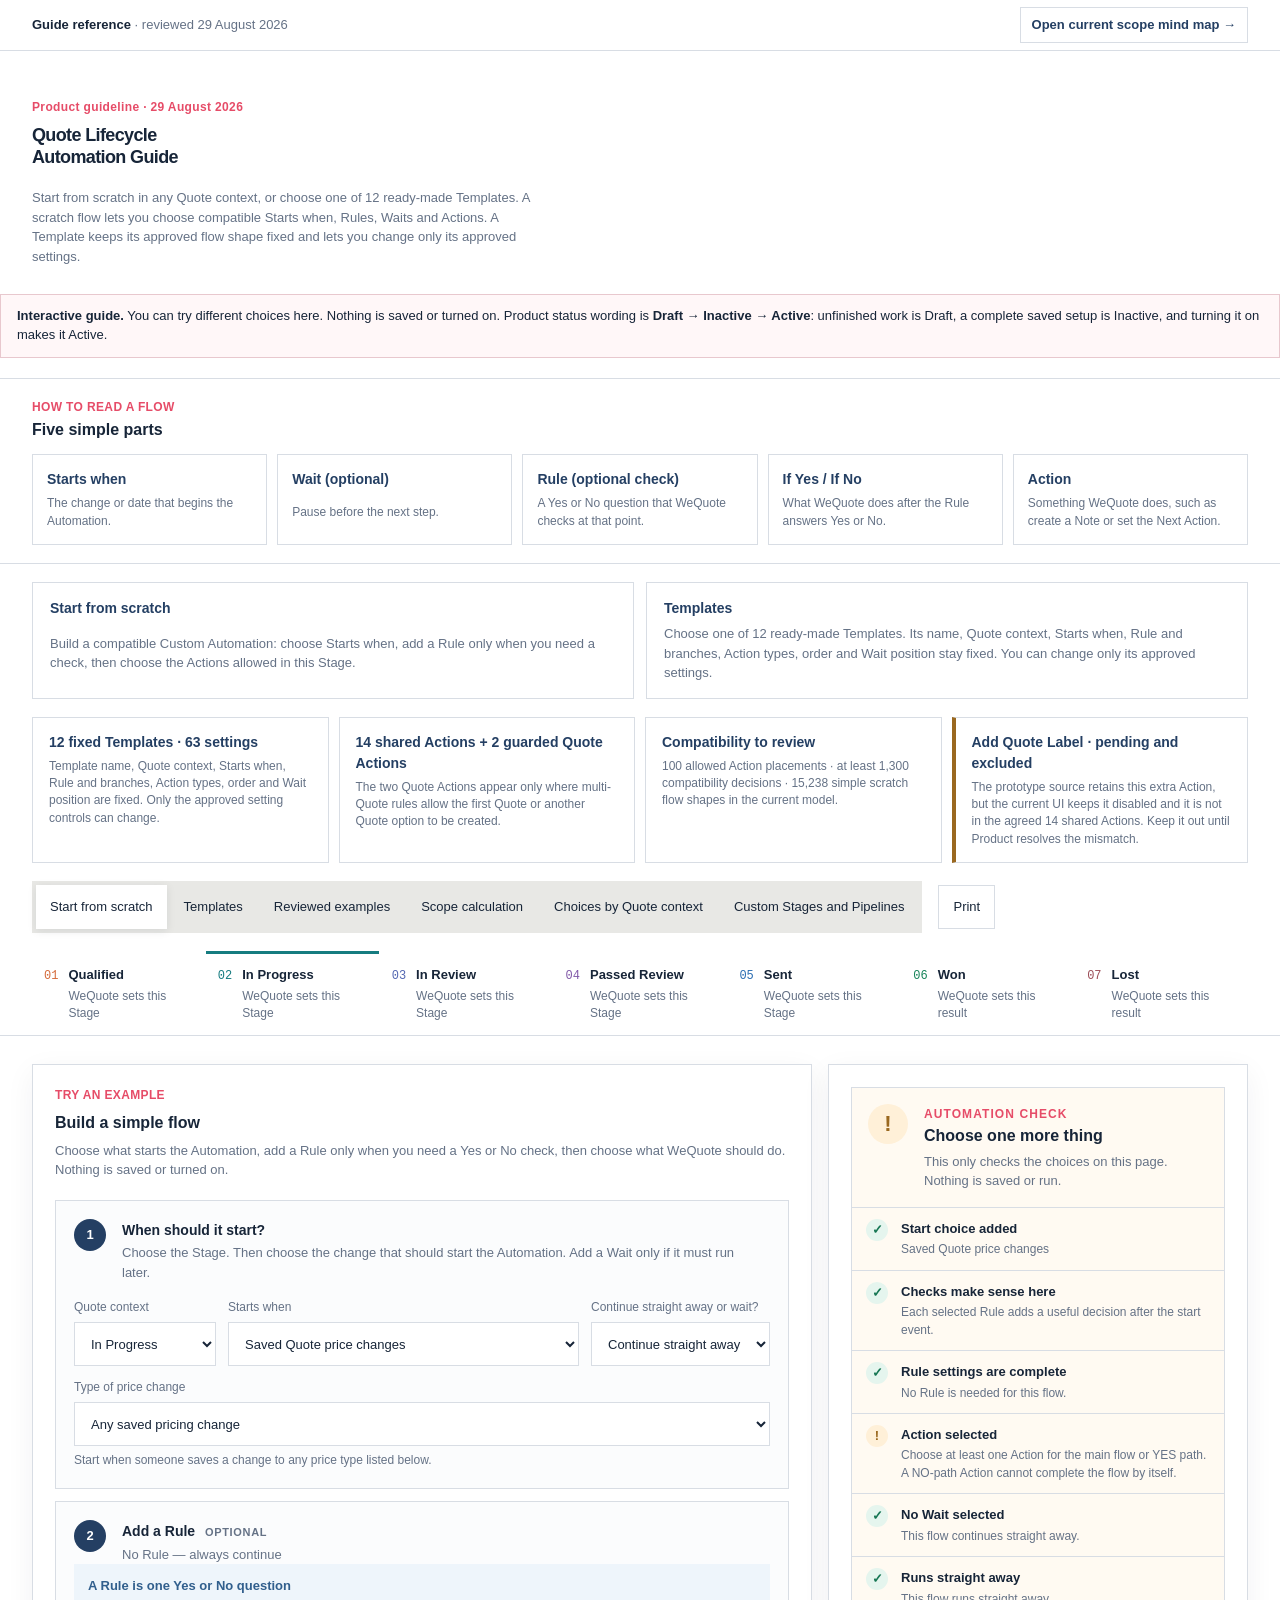
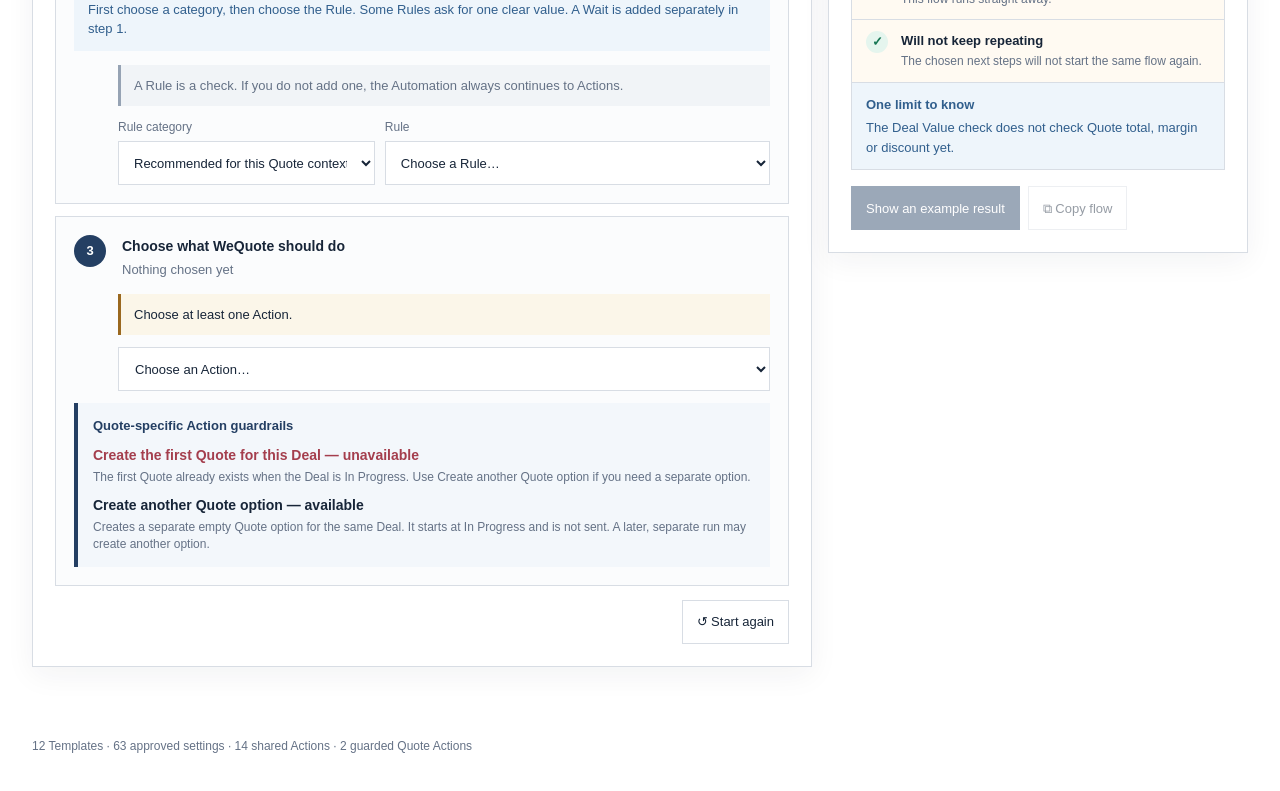
<file: QUOTE-LIFECYCLE-AUTOMATION-GUIDE.html>
<!doctype html>
<html lang="en">
<head>
  <meta charset="utf-8">
  <meta name="viewport" content="width=device-width, initial-scale=1">
  <meta name="color-scheme" content="light">
  <title>WeQuote Quote Lifecycle Automation Guide</title>
  <style>
  :root { color-scheme: light; --ink:#172538; --muted:#657286; --paper:#ffffff; --surface:#ffffff; --line:#d8dde4; --soft:#eef1f5; --accent:#e64c68; --navy:#243f63; --teal:#167c80; --green:#167653; --amber:#9a681f; --red:#a43e4d; --shadow:0 18px 48px rgba(24,37,56,.09); font-family:Inter,ui-sans-serif,-apple-system,BlinkMacSystemFont,"Segoe UI",sans-serif; }
  * { box-sizing:border-box; }
  html,body { margin:0; background:#fff; color:var(--ink); }
  button,input,select { font:inherit; }
  button { color:inherit; }
  button:focus-visible,input:focus-visible,select:focus-visible,summary:focus-visible,a:focus-visible { outline:3px solid rgba(230,76,104,.32); outline-offset:2px; }
  #qlce-root { min-height:100vh; background:#fff; }
  .qlce-companion-nav { min-height:46px; padding:7px 32px; display:flex; align-items:center; justify-content:space-between; gap:16px; border-bottom:1px solid var(--line); background:#fff; color:var(--muted); }
  .qlce-companion-nav span { line-height:1.4; }
  .qlce-companion-nav strong { color:var(--ink); }
  .qlce-companion-nav a { min-height:36px; padding:7px 11px; display:inline-flex; align-items:center; border:1px solid var(--line); color:var(--navy); background:#fff; text-decoration:none; font-weight:700; white-space:nowrap; }
  .qlce-companion-nav a:hover { border-color:#8ba1b8; }
  .qlce-header { background:#fff; border-bottom:1px solid var(--line); }
  .qlce-header-main,.qlce-toolbar,.qlce-stage-nav,main,.qlce-footer,.qlce-disclaimer { max-width:1500px; margin-inline:auto; }
  .qlce-header-main { display:grid; grid-template-columns:minmax(0,1fr) 360px; gap:48px; align-items:end; padding:48px 32px 28px; }
  .qlce-kicker,.qlce-builder-heading>span,.qlce-catalogue-heading>div>span { display:block; color:var(--accent); font-size:12px; font-weight:800; letter-spacing:.12em; text-transform:uppercase; margin-bottom:10px; }
  h1 { font-family:Georgia,"Times New Roman",serif; font-size:clamp(42px,5vw,72px); line-height:.94; letter-spacing:-.045em; margin:0 0 20px; max-width:900px; }
  .qlce-header-main p { color:var(--muted); font-size:18px; line-height:1.55; margin:0; max-width:760px; }
  .qlce-source-card { background:rgba(255,255,255,.82); border:1px solid var(--line); box-shadow:var(--shadow); padding:22px; display:grid; gap:8px; }
  .qlce-source-card strong { color:var(--green); font-size:16px; }
  .qlce-source-card span { color:var(--ink); line-height:1.45; }
  .qlce-source-card small { color:var(--muted); font-family:ui-monospace,SFMono-Regular,Menlo,monospace; }
  .qlce-disclaimer { border:1px solid #e8c8ce; background:#fff7f8; padding:12px 16px; margin-bottom:20px; line-height:1.45; }
  .qlce-toolbar { display:flex; flex-wrap:wrap; gap:16px; align-items:center; padding:0 32px 18px; }
  .qlce-mode-nav { display:flex; flex-wrap:wrap; background:#e8e8e5; padding:4px; gap:3px; }
  .qlce-mode-nav button,.qlce-type-tabs button { border:0; background:transparent; min-height:42px; padding:8px 14px; font-weight:700; cursor:pointer; }
  .qlce-mode-nav button.is-active,.qlce-type-tabs button.is-active { background:var(--surface); box-shadow:0 2px 9px rgba(20,30,45,.09); }
  .qlce-search { margin-left:auto; display:flex; align-items:center; gap:10px; color:var(--muted); font-size:13px; font-weight:700; }
  .qlce-search input,.qlce-select-grid select,.qlce-rule-join select,.qlce-guided-select select,.qlce-guided-add select { min-height:42px; border:1px solid var(--line); background:var(--surface); padding:8px 12px; color:var(--ink); }
  .qlce-toolbar>button,.qlce-actions-row button { border:1px solid var(--line); background:var(--surface); min-height:42px; padding:8px 14px; font-weight:700; cursor:pointer; }
  .qlce-stage-nav { display:grid; grid-template-columns:repeat(7,1fr); gap:1px; padding:0 32px; }
  .qlce-stage { position:relative; border:0; border-top:3px solid transparent; background:rgba(255,255,255,.55); min-height:88px; text-align:left; padding:12px; cursor:pointer; display:grid; grid-template-columns:auto 1fr; gap:4px 10px; align-content:center; }
  .qlce-stage.is-active { background:var(--surface); border-top-color:var(--stage-accent); }
  .qlce-stage-index { grid-row:1/3; color:var(--stage-accent); font-family:ui-monospace,SFMono-Regular,monospace; font-size:12px; padding-top:2px; }
  .qlce-stage>span:nth-child(2) { font-weight:800; }
  .qlce-stage small { color:var(--muted); }
  main { padding:28px 32px 50px; background:#fff; }
  .qlce-context-strip { display:grid; grid-template-columns:1fr 360px; gap:28px; border-left:5px solid var(--stage-accent); background:var(--surface); padding:18px 22px; margin-bottom:16px; box-shadow:0 5px 22px rgba(28,40,58,.05); }
  .qlce-context-strip h2,.qlce-pane-title h2,.qlce-detail-heading h2,.qlce-contract-heading h2,.qlce-catalogue-heading h2 { margin:0; font-size:20px; }
  .qlce-context-strip p { color:var(--muted); margin:5px 0 0; }
  .qlce-context-strip>div:first-child>span { color:var(--stage-accent); font-size:12px; font-weight:800; text-transform:uppercase; letter-spacing:.09em; }
  .qlce-context-strip>div:last-child { border-left:1px solid var(--line); padding-left:24px; display:grid; gap:5px; align-content:center; }
  .qlce-context-strip small { color:var(--muted); text-transform:uppercase; letter-spacing:.08em; }
  .qlce-workbench { display:grid; grid-template-columns:270px minmax(420px,1fr) 380px; gap:16px; align-items:start; }
  .qlce-pane,.qlce-builder-controls,.qlce-builder-result,.qlce-catalogue-heading,.qlce-protected { background:var(--surface); border:1px solid var(--line); box-shadow:0 8px 28px rgba(30,43,61,.055); }
  .qlce-pane { min-height:620px; padding:18px; }
  .qlce-pane-title { display:flex; gap:12px; align-items:center; padding-bottom:14px; border-bottom:1px solid var(--line); margin-bottom:15px; }
  .qlce-pane-title>span { width:30px; height:30px; border-radius:50%; background:var(--navy); color:white; display:grid; place-items:center; font-weight:800; flex:0 0 auto; }
  .qlce-pane-title p { margin:3px 0 0; color:var(--muted); font-size:13px; }
  .qlce-list-group { margin-top:18px; }
  .qlce-list-group h3 { color:var(--muted); font-size:11px; text-transform:uppercase; letter-spacing:.09em; margin:0 0 8px; }
  .qlce-trigger-option { width:100%; border:0; border-left:3px solid transparent; background:transparent; text-align:left; padding:10px 9px; display:grid; grid-template-columns:auto 1fr; gap:3px 8px; cursor:pointer; }
  .qlce-trigger-option:hover { background:var(--soft); }
  .qlce-trigger-option.is-active { background:#edf3f6; border-left-color:var(--navy); }
  .qlce-trigger-option.is-disabled { opacity:.58; cursor:not-allowed; }
  .qlce-trigger-option.is-beginner { grid-template-columns:1fr; }
  .qlce-trigger-option small { grid-column:2; color:var(--muted); font-size:11px; }
  .qlce-id { font-family:ui-monospace,SFMono-Regular,Menlo,monospace; font-size:11px; font-weight:800; color:var(--navy); white-space:nowrap; }
  .qlce-contract { background:#f7f9fa; border:1px solid var(--line); padding:16px; margin-bottom:16px; }
  .qlce-contract-heading,.qlce-detail-heading { display:flex; justify-content:space-between; gap:14px; align-items:flex-start; }
  .qlce-contract-heading>div,.qlce-detail-heading>div { display:grid; gap:4px; }
  .qlce-contract dl { display:grid; grid-template-columns:1fr 1fr; gap:1px; background:var(--line); margin:14px 0; }
  .qlce-contract dl>div { background:var(--surface); padding:10px; }
  .qlce-contract dt { color:var(--muted); font-size:11px; font-weight:800; text-transform:uppercase; letter-spacing:.06em; }
  .qlce-contract dd { margin:4px 0 0; line-height:1.4; font-size:13px; }
  .qlce-contract details { font-size:13px; color:var(--muted); }
  .qlce-contract summary { cursor:pointer; font-weight:800; color:var(--navy); }
  .qlce-recipe-list { display:grid; gap:9px; }
  .qlce-recipe-card { border:1px solid var(--line); background:var(--surface); text-align:left; padding:13px; cursor:pointer; display:grid; gap:7px; }
  .qlce-recipe-card:hover,.qlce-recipe-card.is-active { border-color:#8ba1b8; box-shadow:0 5px 15px rgba(32,55,82,.08); }
  .qlce-recipe-card.is-active { border-left:4px solid var(--accent); }
  .qlce-recipe-card.is-withheld { background:#fbf4f5; }
  .qlce-recipe-card>span:last-child { color:var(--muted); line-height:1.4; }
  .qlce-recipe-top,.qlce-result-status { display:flex; align-items:center; justify-content:space-between; gap:8px; }
  .qlce-pill { display:inline-flex; align-items:center; min-height:24px; padding:3px 8px; font-size:10px; font-weight:800; border:1px solid currentColor; white-space:nowrap; }
  .qlce-pill-candidate,.qlce-pill-live { color:var(--green); background:#edf8f3; }
  .qlce-pill-adapter-required { color:#386796; background:#eef5fb; }
  .qlce-pill-new-runtime,.qlce-pill-proposed,.qlce-pill-phase1-build-required,.qlce-pill-contract-required { color:var(--amber); background:#fbf6e9; }
  .qlce-pill-withheld { color:var(--red); background:#fbf0f2; }
  .qlce-pill-exploratory { color:#685d87; background:#f3f0f9; }
  .qlce-detail-card { display:grid; gap:15px; }
  .qlce-flow { display:grid; gap:7px; }
  .qlce-flow-row { display:grid; grid-template-columns:132px 1fr; gap:10px; align-items:start; }
  .qlce-flow-row>span { min-height:32px; display:grid; place-items:center; padding:5px 8px; background:var(--navy); color:#fff; font-size:9px; font-weight:900; letter-spacing:.055em; text-align:center; }
  .qlce-flow-row p { margin:0; padding:5px 0; line-height:1.45; }
  .qlce-flow-wait>span { background:#81714f; }
  .qlce-flow-if>span { background:#6c5a8f; }
  .qlce-flow-yes>span { background:var(--green); }
  .qlce-flow-no>span { background:#697587; }
  .qlce-reason { border-left:3px solid var(--accent); padding:9px 12px; background:#fff7f8; }
  .qlce-reason span,.qlce-dual-status small { color:var(--muted); font-size:10px; text-transform:uppercase; font-weight:800; letter-spacing:.07em; }
  .qlce-reason p { margin:4px 0 0; line-height:1.45; }
  .qlce-dual-status { display:grid; grid-template-columns:1fr 1fr; gap:1px; background:var(--line); }
  .qlce-dual-status>div { background:var(--surface); display:grid; gap:5px; padding:11px; }
  .qlce-dual-status>div>span { color:var(--muted); font-size:11px; line-height:1.4; }
  .qlce-blockers { border:1px solid var(--line); background:#f7f9fa; padding:13px; }
  .qlce-blockers>strong,.qlce-blocker-summary>strong { display:block; margin-bottom:8px; }
  .qlce-blockers ul { list-style:none; padding:0; margin:0; display:grid; gap:8px; }
  .qlce-blockers li { display:grid; grid-template-columns:minmax(120px,auto) 1fr; gap:10px; align-items:start; }
  .qlce-blockers li div { display:grid; gap:2px; }
  .qlce-blockers li small { color:var(--muted); line-height:1.35; }
  .qlce-blocker-summary { border-left:3px solid var(--amber); background:#fbf6e9; padding:10px 12px; font-size:12px; line-height:1.45; }
  .qlce-actions-row { display:flex; flex-wrap:wrap; gap:8px; }
  .qlce-actions-row .qlce-primary { background:var(--navy); color:white; border-color:var(--navy); }
  .qlce-actions-row button:disabled { opacity:.45; cursor:not-allowed; }
  .qlce-empty,.qlce-muted { color:var(--muted); line-height:1.5; }
  .qlce-build-layout { display:grid; grid-template-columns:minmax(0,1fr) 420px; gap:16px; align-items:start; }
  .qlce-builder-controls,.qlce-builder-result { padding:22px; }
  .qlce-builder-result { position:sticky; top:16px; }
  .qlce-builder-heading h2,.qlce-catalogue-heading h2 { font-size:28px; margin:0; }
  .qlce-builder-heading p,.qlce-catalogue-heading p { color:var(--muted); margin:7px 0 0; }
  .qlce-select-grid { display:grid; grid-template-columns:repeat(3,1fr); gap:12px; margin:20px 0; }
  .qlce-select-grid label { display:grid; gap:6px; color:var(--muted); font-size:12px; font-weight:800; }
  .qlce-guided-stack { display:grid; gap:12px; margin-top:20px; }
  .qlce-guided-step { border:1px solid var(--line); background:#fbfcfd; padding:18px; }
  .qlce-guided-step-heading { display:grid; grid-template-columns:36px minmax(0,1fr) auto; gap:12px; align-items:start; }
  .qlce-guided-step-heading>span { width:32px; height:32px; border-radius:50%; display:grid; place-items:center; background:var(--navy); color:#fff; font-weight:900; }
  .qlce-guided-step-heading h3 { margin:2px 0 0; font-size:18px; }
  .qlce-guided-step-heading h3 em { color:var(--muted); font-size:11px; font-style:normal; text-transform:uppercase; letter-spacing:.06em; margin-left:6px; }
  .qlce-guided-step-heading p { margin:4px 0 0; color:var(--muted); line-height:1.4; }
  .qlce-guided-step-heading>button { border:1px solid var(--line); background:var(--surface); min-height:36px; padding:6px 12px; cursor:pointer; font-weight:800; }
  .qlce-guided-step .qlce-select-grid { margin:16px 0 0; }
  .qlce-guided-select { display:grid; gap:6px; margin-top:12px; color:var(--muted); font-size:12px; font-weight:800; }
  .qlce-guided-select small { font-weight:500; line-height:1.4; }
  .qlce-guided-empty { margin:14px 0 10px 44px; padding:11px 13px; border-left:3px solid #96a3b4; background:#f1f4f7; color:var(--muted); }
  .qlce-guided-empty.is-required { border-left-color:var(--amber); background:#fbf6e9; color:var(--ink); }
  .qlce-guided-add { margin:12px 0 0 44px; }
  .qlce-guided-add select { width:100%; }
  .qlce-selected-list { display:grid; gap:7px; margin:14px 0 0 44px; }
  .qlce-selected-item { display:grid; grid-template-columns:minmax(0,1fr) 34px; gap:10px; align-items:start; border:1px solid var(--line); background:var(--surface); padding:10px 10px 10px 12px; }
  .qlce-selected-item.is-invalid { border-color:#d28a92; background:#fff5f6; box-shadow:inset 3px 0 0 #b43f4c; }
  .qlce-selected-item.is-invalid small { color:#8c303a; }
  .qlce-selected-item>span { display:grid; gap:3px; }
  .qlce-selected-item small { color:var(--muted); line-height:1.35; }
  .qlce-selected-item button { border:0; background:transparent; min-height:30px; font-size:22px; color:var(--muted); cursor:pointer; }
  .qlce-guided-step>.qlce-rule-join { margin:12px 0 0 44px; }
  .qlce-optional-path { margin:12px 0 0 44px; }
  .qlce-optional-path>p { color:var(--muted); line-height:1.45; }
  .qlce-optional-path .qlce-selected-list,.qlce-optional-path .qlce-guided-add { margin-left:0; }
  .qlce-advanced-disclosure { border:1px solid var(--line); margin-top:16px; background:var(--surface); }
  .qlce-advanced-toggle { width:100%; border:0; background:#f4f6f8; display:flex; justify-content:space-between; gap:20px; align-items:center; padding:14px 16px; text-align:left; cursor:pointer; }
  .qlce-advanced-toggle>span { display:grid; gap:3px; }
  .qlce-advanced-toggle small { color:var(--muted); }
  .qlce-advanced-toggle>b { font-size:22px; }
  .qlce-advanced-disclosure.is-open .qlce-advanced-toggle { border-bottom:1px solid var(--line); }
  .qlce-advanced-body { padding:16px; }
  .qlce-advanced-body>p { margin:0; color:var(--muted); line-height:1.45; }
  .qlce-reset-row { justify-content:flex-end; margin-top:14px; }
  .qlce-logic-guide { display:grid; grid-template-columns:auto 1fr; gap:5px 12px; align-items:start; padding:13px 14px; border:1px solid #d9cff6; background:#f7f3ff; color:#4d3d70; }
  .qlce-logic-guide strong { color:#4d3188; }
  .qlce-logic-guide span { line-height:1.45; }
  .qlce-logic-guide code { grid-column:1/-1; width:max-content; max-width:100%; padding:5px 8px; border-radius:6px; background:#ebe3ff; color:#56369a; font-weight:800; overflow:auto; }
  .qlce-choice-grid { display:grid; grid-template-columns:1fr 1fr 1fr; gap:12px; margin-top:18px; }
  .qlce-field-help { min-height:42px; margin:0 0 8px; color:var(--muted); font-size:11px; line-height:1.4; }
  .qlce-rule-join { display:grid; gap:5px; margin-bottom:9px; color:var(--muted); font-size:11px; font-weight:800; }
  fieldset { min-width:0; border:1px solid var(--line); margin:0; padding:12px; }
  legend { font-weight:900; padding:0 5px; }
  .qlce-option-scroll { max-height:480px; overflow:auto; display:grid; gap:5px; }
  .qlce-check-option { display:grid; grid-template-columns:auto 1fr; gap:9px; align-items:start; padding:8px; cursor:pointer; border:1px solid transparent; }
  .qlce-check-option:hover { border-color:var(--line); background:#fafbfc; }
  .qlce-check-option input { width:18px; height:18px; margin:1px 0 0; accent-color:var(--accent); }
  .qlce-check-option>span { display:grid; gap:3px; }
  .qlce-check-option small { color:var(--muted); line-height:1.3; }
  .qlce-check-option.is-disabled { opacity:.52; cursor:not-allowed; }
  .qlce-pricing-chooser { margin:18px 0; display:grid; grid-template-columns:repeat(7,minmax(130px,1fr)); gap:8px; }
  .qlce-price-option { border:1px solid var(--line); padding:10px; cursor:pointer; min-height:132px; }
  .qlce-price-option.is-active { border-color:var(--teal); box-shadow:inset 0 0 0 1px var(--teal); background:#f1f8f7; }
  .qlce-price-option input { position:absolute; opacity:0; }
  .qlce-price-option span { display:grid; gap:6px; }
  .qlce-price-option small { color:var(--muted); line-height:1.35; }
  .qlce-price-option em { color:var(--teal); font-size:11px; font-style:normal; font-weight:800; }
  .qlce-check-result { display:grid; gap:14px; }
  .qlce-automation-check { border:1px solid var(--line); background:#f7faf9; }
  .qlce-automation-check.has-errors { background:#fffaf2; }
  .qlce-check-heading { display:grid; grid-template-columns:44px 1fr; gap:12px; align-items:start; padding:16px; border-bottom:1px solid var(--line); }
  .qlce-check-icon { width:40px; height:40px; border-radius:50%; display:grid; place-items:center; background:#e5f5ee; color:var(--green); font-size:22px; font-weight:900; }
  .has-errors .qlce-check-icon { background:#fff0d8; color:var(--amber); }
  .qlce-check-heading small { color:var(--accent); font-weight:900; letter-spacing:.09em; }
  .qlce-check-heading h2 { margin:3px 0 0; font-size:20px; }
  .qlce-check-heading p { margin:5px 0 0; color:var(--muted); line-height:1.4; }
  .qlce-check-list { display:grid; }
  .qlce-check-list>div { display:grid; grid-template-columns:26px 1fr; gap:9px; padding:11px 14px; border-bottom:1px solid var(--line); }
  .qlce-check-list>div>span { width:22px; height:22px; border-radius:50%; display:grid; place-items:center; background:#e5f5ee; color:var(--green); font-weight:900; }
  .qlce-check-list>div.is-fail>span { background:#fff0d8; color:var(--amber); }
  .qlce-check-list p { display:grid; gap:3px; margin:0; }
  .qlce-check-list small { color:var(--muted); line-height:1.35; }
  .qlce-check-notice { display:grid; gap:4px; padding:12px 14px; background:#eef5fb; color:#315f8d; }
  .qlce-activation-note { margin:0; padding:12px 14px; color:var(--muted); font-size:12px; line-height:1.4; }
  .qlce-check-actions { margin-top:2px; }
  .qlce-sample-test { border:1px solid #cfd9e7; background:#f5f8fc; padding:14px; }
  .qlce-sample-heading { display:flex; justify-content:space-between; gap:14px; align-items:flex-start; }
  .qlce-sample-heading small { color:var(--navy); font-weight:900; letter-spacing:.07em; }
  .qlce-sample-heading h3 { margin:3px 0 0; }
  .qlce-sample-heading>button { border:0; background:transparent; color:var(--muted); font-size:22px; cursor:pointer; }
  .qlce-branch-toggle { display:flex; gap:4px; background:#e7ebf1; padding:4px; margin-top:12px; }
  .qlce-branch-toggle button { flex:1; min-height:36px; border:0; background:transparent; cursor:pointer; font-weight:800; }
  .qlce-branch-toggle button.is-active { background:var(--surface); box-shadow:0 2px 7px rgba(26,43,64,.1); }
  .qlce-sample-steps { list-style:none; display:grid; gap:0; padding:0; margin:14px 0; }
  .qlce-sample-steps li { display:grid; grid-template-columns:28px 1fr; gap:10px; padding:9px 0; border-bottom:1px solid #dbe2ec; }
  .qlce-sample-steps li>span { width:24px; height:24px; border-radius:50%; display:grid; place-items:center; background:var(--navy); color:#fff; font-size:11px; font-weight:900; }
  .qlce-sample-steps li>div { display:grid; gap:2px; }
  .qlce-sample-steps small { color:var(--muted); line-height:1.4; }
  .qlce-sample-test>p { margin:0; color:var(--muted); font-size:12px; line-height:1.45; }
  .qlce-readiness-details { border-top:1px solid var(--line); padding-top:12px; }
  .qlce-readiness-details summary { color:var(--navy); font-weight:800; cursor:pointer; }
  .qlce-readiness-details .qlce-result-status { margin-top:12px; }
  .qlce-match-reason { color:var(--muted); line-height:1.45; }
  .qlce-warnings { background:#fff7ea; border-left:4px solid #d79832; padding:12px; }
  .qlce-warnings ul { margin:8px 0 0; padding-left:20px; }
  .qlce-warnings li { margin:5px 0; }
  .qlce-safe { color:var(--green); background:#edf8f3; padding:12px; font-weight:800; }
  .qlce-catalogue-heading { padding:22px; display:flex; justify-content:space-between; gap:24px; align-items:end; }
  .qlce-type-tabs { display:flex; background:var(--soft); padding:4px; }
  .qlce-scope-note,.qlce-branch-note { display:flex; gap:12px; align-items:flex-start; margin-bottom:14px; padding:14px 16px; border:1px solid #d9e3f4; background:#f2f6fd; color:#405574; }
  .qlce-scope-note strong,.qlce-branch-note strong { flex:0 0 auto; color:var(--ink); }
  .qlce-branch-note { margin:14px 0 0; border-color:#ded5f4; background:#f7f4fd; }
  .qlce-block-groups { display:grid; gap:18px; margin:18px 0; }
  .qlce-block-group { display:grid; gap:10px; }
  .qlce-block-group-heading { display:flex; align-items:center; gap:10px; }
  .qlce-block-group-heading h3 { margin:0; font-size:18px; }
  .qlce-block-group-heading span { min-width:28px; height:28px; display:grid; place-items:center; border-radius:50%; background:#e9eef7; color:#45618a; font-size:12px; font-weight:800; }
  .qlce-catalogue-grid { display:grid; grid-template-columns:repeat(3,1fr); gap:12px; }
  .qlce-catalogue-card { background:var(--surface); border:1px solid var(--line); padding:16px; min-height:150px; display:flex; flex-direction:column; gap:10px; border-radius:12px; }
  .qlce-catalogue-card>div { display:flex; justify-content:space-between; gap:10px; }
  .qlce-catalogue-card h3 { margin:0; }
  .qlce-catalogue-card p { color:var(--muted); line-height:1.45; margin:0; }
  .qlce-catalogue-card footer { margin-top:auto; border-top:1px solid var(--line); padding-top:10px; display:grid; gap:4px; font-size:12px; }
  .qlce-catalogue-card footer strong { color:var(--red); }
  .qlce-catalogue-card footer small { color:var(--muted); line-height:1.4; }
  .qlce-catalogue-card.is-withheld { background:#f7f8fa; color:#778397; }
  .qlce-block-kind { display:inline-flex; width:max-content; padding:5px 8px; border-radius:999px; background:#edf2fb; color:#365b94; font-size:11px; font-weight:800; }
  .qlce-lock { color:#8995a8; }
  .qlce-protected { padding:18px 22px; }
  .qlce-protected h3 { margin:0 0 10px; }
  .qlce-protected ul { display:grid; grid-template-columns:repeat(3,1fr); gap:8px 24px; margin:0; padding:0; list-style:none; color:var(--muted); }
  .qlce-custom-stage-mode { display:grid; gap:18px; }
  .qlce-custom-hero { background:#fff; color:var(--ink); border:1px solid var(--line); padding:28px; box-shadow:var(--shadow); }
  .qlce-custom-hero>span,.qlce-custom-library-heading>div>span,.qlce-custom-context>div>span,.qlce-movement-panel>span { display:block; color:#496787; font-size:11px; font-weight:900; letter-spacing:.09em; margin-bottom:8px; }
  .qlce-custom-hero h2 { margin:0; font-size:32px; }
  .qlce-custom-hero p { max-width:920px; margin:10px 0 0; color:var(--muted); font-size:16px; line-height:1.55; }
  .qlce-custom-kind-grid { display:grid; grid-template-columns:1fr 1fr; gap:12px; }
  .qlce-custom-kind { border:1px solid var(--line); background:var(--surface); min-height:92px; padding:18px; text-align:left; cursor:pointer; display:grid; gap:7px; }
  .qlce-custom-kind strong { font-size:18px; }
  .qlce-custom-kind span { color:var(--muted); line-height:1.4; }
  .qlce-custom-kind.is-active { border-color:var(--navy); box-shadow:inset 0 0 0 2px var(--navy); background:#f3f7fb; }
  .qlce-custom-controls { display:grid; grid-template-columns:1fr 1fr; gap:12px; }
  .qlce-custom-controls>label,.qlce-custom-controls>div { display:grid; gap:7px; border:1px solid var(--line); background:var(--surface); padding:14px 16px; }
  .qlce-custom-controls span { color:var(--muted); font-size:11px; font-weight:800; text-transform:uppercase; letter-spacing:.07em; }
  .qlce-custom-controls input { width:100%; min-height:44px; border:1px solid var(--line); padding:9px 12px; color:var(--ink); background:#fff; font-weight:800; }
  .qlce-custom-controls>div { align-content:center; }
  .qlce-placement-list { display:grid; grid-template-columns:repeat(5,1fr); gap:6px; padding:6px; background:#e8edf3; }
  .qlce-placement { min-height:100px; border:0; border-top:3px solid transparent; background:rgba(255,255,255,.66); padding:12px; text-align:left; cursor:pointer; display:grid; grid-template-columns:auto 1fr; gap:3px 8px; align-content:center; }
  .qlce-placement>span { grid-row:1/3; color:#6f8198; font-family:ui-monospace,SFMono-Regular,monospace; font-size:11px; }
  .qlce-placement strong { line-height:1.3; }
  .qlce-placement small { color:var(--muted); line-height:1.35; }
  .qlce-placement.is-active { border-top-color:var(--accent); background:#fff; box-shadow:0 4px 14px rgba(27,43,64,.1); }
  .qlce-same-different { display:grid; grid-template-columns:1fr 1fr; gap:12px; }
  .qlce-same-different article { display:grid; grid-template-columns:40px 1fr; gap:12px; border:1px solid var(--line); padding:16px; background:var(--surface); }
  .qlce-same-different article>span { width:38px; height:38px; border-radius:50%; display:grid; place-items:center; font-size:18px; font-weight:900; }
  .qlce-same-different article strong { font-size:16px; }
  .qlce-same-different article p { color:var(--muted); line-height:1.45; margin:5px 0 0; }
  .qlce-same-different .is-same>span { background:#e5f5ee; color:var(--green); }
  .qlce-same-different .is-different>span { background:#eef3fa; color:var(--navy); }
  .qlce-custom-metrics { display:grid; grid-template-columns:repeat(4,1fr); gap:1px; border:1px solid var(--line); background:var(--line); }
  .qlce-custom-metrics>div { background:#fff; min-height:88px; padding:14px; display:grid; align-content:center; justify-items:center; text-align:center; }
  .qlce-custom-metrics strong { color:var(--navy); font-size:27px; line-height:1; }
  .qlce-custom-metrics span { color:var(--muted); font-size:12px; margin-top:6px; }
  .qlce-custom-context { display:grid; grid-template-columns:1fr 1fr; gap:1px; border:1px solid #cfdbe9; background:#cfdbe9; }
  .qlce-custom-context>div { background:#f3f7fb; padding:18px; display:grid; align-content:start; }
  .qlce-custom-context>div>span { color:#496787; }
  .qlce-custom-context h3 { margin:0 0 6px; font-size:22px; }
  .qlce-custom-context p { margin:0; line-height:1.5; }
  .qlce-custom-context small { color:var(--muted); line-height:1.4; margin-top:8px; }
  .qlce-stage-seed { display:flex; gap:7px; align-items:center; flex-wrap:wrap; margin:2px 0 7px; }
  .qlce-stage-seed b { background:#fff; border:1px solid #bdcad9; padding:7px 9px; }
  .qlce-stage-seed b.is-protected { background:#eef1f5; color:#526276; }
  .qlce-stage-seed i { color:#708198; font-style:normal; }
  .qlce-custom-library-heading { display:flex; justify-content:space-between; align-items:end; gap:18px; background:#fff; border:1px solid var(--line); padding:18px 22px; }
  .qlce-custom-library-heading>div>span { color:var(--accent); }
  .qlce-custom-library-heading h2 { margin:0; font-size:25px; }
  .qlce-custom-library-heading .qlce-type-tabs { flex-wrap:wrap; justify-content:flex-end; }
  .qlce-custom-library-heading .qlce-type-tabs button { white-space:nowrap; }
  .qlce-custom-block-grid { display:grid; grid-template-columns:repeat(3,1fr); gap:12px; }
  .qlce-custom-block-card { border:1px solid var(--line); background:#fff; border-radius:12px; padding:16px; min-height:190px; display:flex; flex-direction:column; gap:9px; }
  .qlce-custom-block-card h3 { margin:0; font-size:17px; }
  .qlce-custom-block-card p { margin:0; color:var(--muted); line-height:1.45; }
  .qlce-custom-block-card>small { margin-top:auto; padding-top:10px; border-top:1px solid var(--line); color:var(--muted); line-height:1.4; }
  .qlce-custom-block-card>small strong { color:var(--ink); }
  .qlce-custom-block-card aside { margin-top:3px; border-left:3px solid var(--amber); background:#fbf6e9; padding:9px 10px; color:#6b5229; font-size:12px; line-height:1.4; }
  .qlce-movement-panel { background:#fff; border:1px solid var(--line); padding:24px; }
  .qlce-movement-panel>span { color:var(--accent); }
  .qlce-movement-panel h3 { margin:0; font-size:23px; }
  .qlce-movement-panel>p { color:var(--muted); line-height:1.55; }
  .qlce-movement-panel>div { border-left:4px solid var(--amber); background:#fbf6e9; padding:13px 15px; display:grid; gap:4px; }
  .qlce-movement-panel>div span { line-height:1.45; }
  .qlce-custom-warnings { display:grid; grid-template-columns:1fr 1fr; gap:10px; }
  .qlce-custom-warnings p { margin:0; border-left:4px solid #5d7898; background:#eef3f8; padding:13px 15px; line-height:1.5; }
  .qlce-footer { display:flex; justify-content:space-between; gap:20px; padding:20px 32px 36px; color:var(--muted); font-size:12px; }
  @media (max-width:1180px) {
    .qlce-workbench { grid-template-columns:240px 1fr; }
    .qlce-detail-pane { grid-column:1/-1; min-height:unset; }
    .qlce-build-layout { grid-template-columns:1fr; }
    .qlce-builder-result { position:static; }
    .qlce-pricing-chooser { grid-template-columns:repeat(4,1fr); }
    .qlce-placement-list { grid-template-columns:repeat(3,1fr); }
    .qlce-custom-block-grid { grid-template-columns:1fr 1fr; }
  }
  @media (max-width:820px) {
    .qlce-companion-nav { padding-inline:18px; align-items:flex-start; flex-direction:column; }
    .qlce-companion-nav a { width:100%; justify-content:center; white-space:normal; text-align:center; }
    .qlce-header-main { grid-template-columns:1fr; gap:24px; padding:30px 18px 20px; }
    .qlce-disclaimer { margin-inline:18px; }
    .qlce-toolbar { align-items:stretch; flex-wrap:wrap; padding-inline:18px; }
    .qlce-mode-nav { width:100%; overflow:auto; }
    .qlce-mode-nav button { flex:1 0 auto; }
    .qlce-search { margin-left:0; flex:1; }
    .qlce-search input { width:100%; }
    .qlce-stage-nav { display:flex; overflow:auto; padding-inline:18px; }
    .qlce-stage { min-width:155px; }
    main { padding:18px; }
    .qlce-context-strip { grid-template-columns:1fr; }
    .qlce-context-strip>div:last-child { border-left:0; border-top:1px solid var(--line); padding:12px 0 0; }
    .qlce-workbench { grid-template-columns:1fr; }
    .qlce-pane { min-height:unset; }
    .qlce-trigger-pane,.qlce-recipe-pane,.qlce-detail-pane { grid-column:auto; }
    .qlce-select-grid,.qlce-choice-grid { grid-template-columns:1fr; }
    .qlce-guided-step-heading { grid-template-columns:32px minmax(0,1fr); }
    .qlce-guided-step-heading>button { grid-column:2; justify-self:start; }
    .qlce-guided-empty,.qlce-guided-add,.qlce-selected-list,.qlce-guided-step>.qlce-rule-join,.qlce-optional-path { margin-left:0; }
    .qlce-option-scroll { max-height:330px; }
    .qlce-pricing-chooser { grid-template-columns:1fr 1fr; }
    .qlce-catalogue-heading { display:grid; }
    .qlce-catalogue-grid { grid-template-columns:1fr 1fr; }
    .qlce-scope-note,.qlce-branch-note { display:grid; }
    .qlce-protected ul { grid-template-columns:1fr; }
    .qlce-custom-kind-grid,.qlce-custom-controls,.qlce-same-different,.qlce-custom-context,.qlce-custom-warnings { grid-template-columns:1fr; }
    .qlce-placement-list { grid-template-columns:1fr 1fr; }
    .qlce-custom-metrics { grid-template-columns:1fr 1fr; }
    .qlce-custom-library-heading { display:grid; }
  }
  @media (max-width:520px) {
    h1 { font-size:40px; }
    .qlce-source-card { padding:16px; }
    .qlce-context-strip,.qlce-builder-controls,.qlce-builder-result,.qlce-catalogue-heading { padding:16px; }
    .qlce-contract dl,.qlce-dual-status { grid-template-columns:1fr; }
    .qlce-pricing-chooser,.qlce-catalogue-grid { grid-template-columns:1fr; }
    .qlce-price-option { min-height:unset; }
    .qlce-type-tabs { overflow:auto; }
    .qlce-footer { display:grid; padding-inline:18px; }
    .qlce-custom-hero { padding:22px 18px; }
    .qlce-custom-hero h2 { font-size:26px; }
    .qlce-placement-list,.qlce-custom-block-grid { grid-template-columns:1fr; }
    .qlce-custom-metrics { grid-template-columns:1fr 1fr; }
  }
  @media (prefers-reduced-motion:reduce) { *,*::before,*::after { scroll-behavior:auto!important; transition:none!important; } }
  @media print {
    .qlce-companion-nav,.qlce-toolbar,.qlce-stage-nav,.qlce-trigger-pane,.qlce-actions-row,.qlce-advanced-disclosure { display:none!important; }
    html,body,#qlce-root,.qlce-header,main,.qlce-footer { background:#fff!important; }
    .qlce-header-main,main { padding:18px; }
    .qlce-header-main { grid-template-columns:1fr; }
    .qlce-workbench,.qlce-build-layout { display:block; }
    .qlce-pane,.qlce-builder-controls,.qlce-builder-result { box-shadow:none; margin-bottom:14px; min-height:0; }
  }
  :root { --type-meta:12px; --type-small:12px; --type-body:13px; --type-card:14px; --type-section:16px; --type-page:18px; }
  body,#qlce-root { font-size:var(--type-body); line-height:1.5; }
  h1 { font-family:Inter,ui-sans-serif,-apple-system,BlinkMacSystemFont,"Segoe UI",sans-serif; font-size:var(--type-page); line-height:1.05; letter-spacing:-.035em; }
  h2,.qlce-context-strip h2,.qlce-pane-title h2,.qlce-detail-heading h2,.qlce-contract-heading h2,.qlce-catalogue-heading h2 { font-size:var(--type-section); line-height:1.3; font-weight:600; }
  h3 { font-size:var(--type-card); line-height:1.35; font-weight:600; }
  #qlce-root p,#qlce-root li,#qlce-root dd,#qlce-root .qlce-help,#qlce-root .qlce-guided-help { font-size:var(--type-body); line-height:1.5; font-weight:400; }
  #qlce-root small,#qlce-root .qlce-muted,#qlce-root .qlce-block-detail,#qlce-root .qlce-card-detail { font-size:var(--type-small); line-height:1.45; }
  #qlce-root button,#qlce-root input,#qlce-root select,#qlce-root textarea { font-size:var(--type-body); line-height:1.35; min-height:44px; }
  #qlce-root strong,#qlce-root b { font-weight:600 !important; }
  #qlce-root button,#qlce-root label { font-weight:500 !important; }
  #qlce-root h1 { font-size:var(--type-page) !important; line-height:1.2; font-weight:600 !important; }
  #qlce-root h2 { font-size:var(--type-section) !important; line-height:1.3; font-weight:600 !important; }
  #qlce-root h3,#qlce-root h4 { font-size:var(--type-card) !important; line-height:1.35; font-weight:600 !important; }
  .qlce-kicker,.qlce-builder-heading>span,.qlce-catalogue-heading>div>span,.qlce-flow-label,.qlce-block-kind,.qlce-status,.qlce-pill,.qlce-id { font-size:var(--type-meta) !important; line-height:1.35; font-weight:600 !important; letter-spacing:.03em !important; }
  .qlce-recipe-card>strong,.qlce-catalogue-card>strong,.qlce-custom-block-card strong,.qlce-check-card strong { font-size:var(--type-card); line-height:1.35; font-weight:600; }
  .qlce-header-main { grid-template-columns:1fr; }
  .qlce-header-main h1 { max-width:780px; }
  .qlce-header-main p { max-width:72ch; }
  .qlce-source-card { display:none; }
  .qlce-id { display:none !important; }
  .qlce-detail-card .qlce-dual-status,.qlce-detail-card .qlce-blockers,.qlce-contract details { display:none; }
  .qlce-footer span:last-child { display:none; }
  .qlce-kicker,.qlce-builder-heading>span,.qlce-catalogue-heading>div>span { text-transform:none; letter-spacing:.055em; }
  .qlce-search>span { white-space:nowrap; }
  .qlce-search input { min-width:0; }
  .qlce-creation-routes { max-width:1500px; margin:0 auto; padding:0 32px 18px; display:grid; grid-template-columns:1fr 1fr; gap:12px; }
  .qlce-creation-routes article { display:grid; gap:5px; padding:15px 17px; border:1px solid var(--line); background:#fff; }
  .qlce-creation-routes strong { color:var(--navy); font-size:var(--type-card); }
  .qlce-creation-routes span { color:var(--muted); font-size:var(--type-body); line-height:1.5; }
  .qlce-scope-facts { max-width:1500px; margin:0 auto 18px; padding:0 32px; display:grid; grid-template-columns:repeat(4,minmax(0,1fr)); gap:10px; }
  .qlce-scope-facts article { min-width:0; padding:14px 16px; border:1px solid var(--line); background:#fff; display:grid; align-content:start; gap:5px; }
  .qlce-scope-facts strong { color:var(--navy); font-size:var(--type-card); }
  .qlce-scope-facts span { color:var(--muted); font-size:var(--type-small); line-height:1.45; }
  .qlce-scope-facts .is-pending { border-left:4px solid var(--amber); }
  .qlce-template-summary { display:grid; gap:16px; }
  .qlce-template-intro { border:1px solid var(--line); background:#fff; padding:20px 22px; display:grid; gap:8px; }
  .qlce-template-intro h2 { margin:0; font-size:28px; }
  .qlce-template-intro p { margin:0; color:var(--muted); line-height:1.5; }
  .qlce-template-grid { display:grid; grid-template-columns:repeat(3,minmax(0,1fr)); gap:12px; }
  .qlce-template-card { border:1px solid var(--line); background:#fff; padding:16px; display:grid; gap:10px; align-content:start; }
  .qlce-template-card>span { color:var(--accent); font-size:var(--type-meta); font-weight:800; letter-spacing:.06em; text-transform:uppercase; }
  .qlce-template-card h3 { margin:0; font-size:var(--type-card); }
  .qlce-template-card p { margin:0; color:var(--muted); font-size:var(--type-small); line-height:1.45; }
  .qlce-template-card dl { margin:0; display:grid; gap:7px; }
  .qlce-template-card dl>div { display:grid; grid-template-columns:84px 1fr; gap:8px; padding-top:7px; border-top:1px solid var(--line); }
  .qlce-template-card dt { color:var(--muted); font-size:var(--type-meta); font-weight:800; text-transform:uppercase; }
  .qlce-template-card dd { margin:0; font-size:var(--type-small); line-height:1.4; }
  .qlce-calculation { display:grid; gap:16px; }
  .qlce-calculation-intro,.qlce-calculation-card { border:1px solid var(--line); background:#fff; padding:18px 20px; }
  .qlce-calculation-intro { display:grid; gap:7px; }
  .qlce-calculation-intro h2,.qlce-calculation-card h3 { margin:0; }
  .qlce-calculation-intro p,.qlce-calculation-card p { margin:0; color:var(--muted); line-height:1.5; }
  .qlce-calculation-grid { display:grid; grid-template-columns:repeat(2,minmax(0,1fr)); gap:12px; }
  .qlce-calculation-card { display:grid; align-content:start; gap:12px; }
  .qlce-formula { margin:0; padding:12px 14px; border-left:4px solid var(--accent); background:#f4f7fb; color:var(--ink); font:600 var(--type-body)/1.55 ui-monospace,SFMono-Regular,Menlo,monospace; white-space:pre-wrap; }
  .qlce-calculation-table-wrap { overflow:auto; border:1px solid var(--line); background:#fff; }
  .qlce-calculation-table { width:100%; border-collapse:collapse; min-width:780px; }
  .qlce-calculation-table th,.qlce-calculation-table td { padding:10px 12px; border-bottom:1px solid var(--line); text-align:left; vertical-align:top; font-size:var(--type-small); }
  .qlce-calculation-table th { background:#f6f8fb; color:var(--muted); font-weight:600; }
  .qlce-calculation-table td:not(:first-child),.qlce-calculation-table th:not(:first-child) { text-align:right; }
  .qlce-calculation-table tfoot td { font-weight:700; background:#f6f8fb; }
  .qlce-start-inventory { margin:0; padding-left:22px; columns:2; column-gap:30px; }
  .qlce-start-inventory li { break-inside:avoid; margin:0 0 7px; color:var(--ink); }
  .qlce-start-inventory small { display:block; color:var(--muted); }
  .qlce-caveat { border-left:4px solid var(--amber); background:#fffaf0; padding:14px 16px; display:grid; gap:5px; }
  .qlce-caveat p { margin:0; color:#655432; }
  .qlce-rule-picker { margin:12px 0 0 44px; display:grid; grid-template-columns:minmax(180px,.8fr) minmax(240px,1.2fr); gap:10px; }
  .qlce-rule-picker label,.qlce-rule-parameters label,.qlce-wait-days { display:grid; gap:5px; color:var(--muted); font-size:var(--type-small); font-weight:600; }
  .qlce-rule-picker select,.qlce-rule-parameters select,.qlce-rule-parameters input,.qlce-wait-days input { width:100%; min-height:42px; border:1px solid var(--line); background:#fff; color:var(--ink); padding:8px 11px; }
  .qlce-selected-rule { display:grid; gap:0; border:1px solid var(--line); background:#fff; }
  .qlce-selected-rule .qlce-selected-item { border:0; }
  .qlce-selected-rule.is-invalid { border-color:#d28a92; box-shadow:inset 3px 0 0 #b43f4c; }
  .qlce-selected-rule.is-invalid .qlce-selected-item { background:#fff5f6; }
  .qlce-rule-parameters { padding:11px 12px 12px; border-top:1px solid var(--line); background:#f7f9fb; display:grid; gap:9px; }
  .qlce-rule-parameters-grid { display:grid; grid-template-columns:repeat(2,minmax(0,1fr)); gap:9px; }
  .qlce-rule-parameters small { color:var(--muted); line-height:1.4; }
  .qlce-rule-parameters .qlce-param-error { color:var(--red); font-weight:600; }
  .qlce-wait-days { margin-top:12px; max-width:280px; }
  .qlce-wait-days small { font-weight:400; line-height:1.4; }
  .qlce-inline-warning { margin-top:12px; border-left:4px solid var(--amber); background:#fbf6e9; padding:11px 13px; display:grid; gap:3px; }
  .qlce-inline-warning span { color:#6b5229; line-height:1.45; }
  .qlce-language-guide { max-width:1500px; margin:0 auto 18px; padding:18px 32px; display:grid; gap:14px; background:#fff; border-block:1px solid var(--line); }
  .qlce-language-guide>div:first-child>span { color:var(--accent); font-size:var(--type-meta); font-weight:600; letter-spacing:.03em; }
  .qlce-language-guide h2 { margin:3px 0 0; }
  .qlce-language-guide>div:last-child { display:grid; grid-template-columns:repeat(5,minmax(0,1fr)); gap:10px; }
  .qlce-language-guide article { padding:14px; border:1px solid var(--line); background:#fff; display:grid; gap:5px; }
  .qlce-language-guide article strong { font-size:var(--type-card); color:var(--navy); }
  .qlce-language-guide article span { color:var(--muted); font-size:var(--type-small); line-height:1.45; }
  .qlce-quote-action-note { margin-top:12px; border-left:4px solid var(--navy); background:#f3f7fb; padding:13px 15px; display:grid; gap:9px; }
  .qlce-quote-action-note>strong { color:var(--navy); }
  .qlce-quote-action-note p { margin:0; display:grid; gap:3px; }
  .qlce-quote-action-note p b { font-size:var(--type-card); }
  .qlce-quote-action-note p span { color:var(--muted); font-size:var(--type-small); line-height:1.45; }
  .qlce-quote-action-note .is-unavailable b { color:var(--red); }
  .qlce-quote-stage-matrix { background:#fff; border:1px solid var(--line); padding:20px 22px; }
  .qlce-quote-stage-matrix>div:first-child span { color:var(--accent); font-size:var(--type-meta); font-weight:600; letter-spacing:.03em; }
  .qlce-quote-stage-matrix h2 { margin:5px 0 16px; }
  .qlce-quote-stage-matrix>div:last-child { display:grid; grid-template-columns:repeat(5,1fr); gap:8px; }
  .qlce-quote-stage-matrix article { display:grid; align-content:start; gap:6px; padding:13px; border:1px solid var(--line); background:#fff; }
  .qlce-quote-stage-matrix small,.qlce-quote-stage-matrix p { color:var(--muted); font-size:var(--type-small); line-height:1.45; margin:0; }
  .qlce-custom-block-card.is-withheld { opacity:.72; border-style:dashed; }
  @media (max-width:1100px) { .qlce-language-guide>div:last-child,.qlce-scope-facts,.qlce-template-grid { grid-template-columns:repeat(2,minmax(0,1fr)); } }
  @media (max-width:900px) { .qlce-creation-routes,.qlce-scope-facts,.qlce-template-grid,.qlce-calculation-grid,.qlce-quote-stage-matrix>div:last-child,.qlce-language-guide>div:last-child,.qlce-rule-picker { grid-template-columns:1fr; } .qlce-start-inventory { columns:1; } }
</style>
</head>
<body>
  <nav class="qlce-companion-nav" aria-label="Companion Quote Automation views">
    <span><strong>Guide reference</strong> · reviewed 29 August 2026</span>
    <a href="QUOTE-LIFECYCLE-AUTOMATION-MIND-MAP.html">Open current scope mind map →</a>
  </nav>
  <div id="qlce-root"></div>
  <noscript>Turn on JavaScript to use this interactive guide.</noscript>
  <script type="application/json" id="quote-lifecycle-data">{"schemaVersion":2,"source":{"markdown":"QUOTE-LIFECYCLE-FROM-SCRATCH-STAGE-CATALOGUE.md","sha256":"5c78a9020112f491f44ffe40d63873fbcc0266d2fc780fda8b9f86f738df43e2","reviewVerdict":"All examples were checked against the current product documents","reviewCoverage":"This guide includes 79 reviewed examples. Five more ideas are shown as not available yet.","reviewedOn":"Checked on 29 August 2026","locale":"en-simple","translationSha256":"28dc070fc65dcfb8182bd65de268d7e8626ce59f0835e9af33ff39645fce1394"},"counts":{"contexts":7,"triggersDefined":23,"triggersSelectable":22,"rulesDefined":35,"rulesSelectable":30,"actions":14,"recipeCandidates":79,"recipesLiveReady":0,"recipesPhase1BuildRequired":75,"recipesContractRequired":4,"recipesWithheld":5},"contexts":[{"id":"qualified","code":"Q","label":"Qualified","type":"WeQuote sets this Stage","primaryRecord":"Deal","meaning":"The sales opportunity is ready, but there is no current Quote for it yet.","primaryTriggerId":"Q-T01","triggerIds":["Q-T01"],"disabledTriggerIds":[],"ruleIds":["Q-R01","Q-R02"],"disabledRuleIds":[],"accent":"#d46a3a","selectableTriggerIds":["T01","T02","T03","T04","T05","T06","T07","T08","T09","Q-T01"],"selectableRuleIds":["R01","R02","R03","R04","R05","R06","R07","R08","R09","R10","R11","Q-R01","Q-R02"],"actionIds":["A01","A02","A03","A04","A05","A06","A07","A08","A09","A10","A12","A13","A14","A15"],"contextRecipeIds":["Q-C01","Q-C02","Q-C03","Q-C04","Q-C05","Q-C06","Q-C07"],"sharedRecipeIds":["SC-01","SC-02","SC-03","SC-04","SC-05","SC-06","SC-07","SC-08","SC-09","SC-10","SC-11","SC-12","SC-13","SC-14","SC-15","SC-16","SC-17","SC-18"]},{"id":"in-progress","code":"IP","label":"In Progress","type":"WeQuote sets this Stage","primaryRecord":"The Deal and its current Quotes","meaning":"The Deal has at least one current Quote that can still be edited.","primaryTriggerId":"IP-T03","triggerIds":["IP-T01","IP-T02","IP-T03"],"disabledTriggerIds":["IP-T04"],"ruleIds":["IP-R01","IP-R03"],"disabledRuleIds":["IP-R02","IP-R04"],"accent":"#167c80","selectableTriggerIds":["T01","T02","T03","T04","T05","T06","T07","T08","T09","IP-T01","IP-T02","IP-T03"],"selectableRuleIds":["R01","R02","R03","R04","R05","R06","R07","R08","R09","R10","R11","IP-R01","IP-R03"],"actionIds":["A01","A02","A03","A04","A05","A06","A07","A08","A09","A10","A12","A13","A14","A15"],"contextRecipeIds":["IP-C02","IP-C03","IP-C04","IP-C17","IP-C06","IP-C08","IP-C09","IP-C10","IP-C12","IP-C13","IP-C15","IP-C16"],"sharedRecipeIds":["SC-01","SC-02","SC-03","SC-04","SC-05","SC-06","SC-07","SC-08","SC-09","SC-10","SC-11","SC-12","SC-13","SC-14","SC-15","SC-16","SC-17","SC-18"]},{"id":"in-review","code":"IR","label":"In Review","type":"WeQuote sets this Stage","primaryRecord":"The Deal and the Quote being reviewed","meaning":"A Quote is waiting for someone in your team to review it.","primaryTriggerId":"IR-T01","triggerIds":["IR-T01","IR-T02"],"disabledTriggerIds":[],"ruleIds":["IR-R01","IR-R02","IR-R03"],"disabledRuleIds":[],"accent":"#5367b2","selectableTriggerIds":["T01","T02","T03","T04","T05","T06","T07","T08","T09","IR-T01","IR-T02"],"selectableRuleIds":["R01","R02","R03","R04","R05","R06","R07","R08","R09","R10","R11","IR-R01","IR-R02","IR-R03"],"actionIds":["A01","A02","A03","A04","A05","A06","A07","A08","A09","A10","A12","A13","A14","A15"],"contextRecipeIds":["IR-C01","IR-C02","IR-C03","IR-C04","IR-C05","IR-C09","IR-C06","IR-C07","IR-C08"],"sharedRecipeIds":["SC-01","SC-02","SC-03","SC-04","SC-05","SC-06","SC-07","SC-08","SC-09","SC-10","SC-11","SC-12","SC-13","SC-14","SC-15","SC-16","SC-17","SC-18"]},{"id":"passed-review","code":"PR","label":"Passed Review","type":"WeQuote sets this Stage","primaryRecord":"The Deal and the approved Quote","meaning":"A Quote passed review, but has not been sent to the customer yet.","primaryTriggerId":"PR-T01","triggerIds":["PR-T01"],"disabledTriggerIds":[],"ruleIds":["PR-R01","PR-R03","PR-R04","PR-R05"],"disabledRuleIds":["PR-R02"],"accent":"#8058a8","selectableTriggerIds":["T01","T02","T03","T04","T05","T06","T07","T08","T09","PR-T01"],"selectableRuleIds":["R01","R02","R03","R04","R05","R06","R07","R08","R09","R10","R11","PR-R01","PR-R03","PR-R04","PR-R05"],"actionIds":["A01","A02","A03","A04","A05","A06","A07","A08","A09","A10","A12","A13","A14","A15"],"contextRecipeIds":["PR-C01","PR-C02","PR-C03","PR-C04","PR-C05","PR-C06"],"sharedRecipeIds":["SC-01","SC-02","SC-03","SC-04","SC-05","SC-06","SC-07","SC-08","SC-09","SC-10","SC-11","SC-12","SC-13","SC-14","SC-15","SC-16","SC-17","SC-18"]},{"id":"sent","code":"SE","label":"Sent","type":"WeQuote sets this Stage","primaryRecord":"The Deal and its sent Quote","meaning":"At least one current Quote has been sent to the customer.","primaryTriggerId":"SE-T01","triggerIds":["SE-T01","SE-T02","SE-T03"],"disabledTriggerIds":[],"ruleIds":["SE-R01","SE-R02","SE-R03","SE-R04","SE-R05"],"disabledRuleIds":[],"accent":"#286bb1","selectableTriggerIds":["T01","T02","T03","T04","T05","T06","T07","T08","T09","SE-T01","SE-T02","SE-T03"],"selectableRuleIds":["R01","R02","R03","R04","R05","R06","R07","R08","R09","R10","R11","SE-R01","SE-R02","SE-R03","SE-R04","SE-R05"],"actionIds":["A01","A02","A03","A04","A05","A06","A07","A08","A09","A10","A12","A13","A14","A15"],"contextRecipeIds":["SE-C01","SE-C02","SE-C03","SE-C04","SE-C05","SE-C06","SE-C07","SE-C08","SE-C09","SE-C10","SE-C11","SE-C12","SE-C13"],"sharedRecipeIds":["SC-01","SC-02","SC-03","SC-04","SC-05","SC-06","SC-07","SC-08","SC-09","SC-10","SC-11","SC-12","SC-13","SC-14","SC-15","SC-16","SC-17","SC-18"]},{"id":"won","code":"W","label":"Won","type":"WeQuote sets this result","primaryRecord":"The Deal and its accepted Quote","meaning":"The customer accepted a Quote, so the Deal is Won. Other Quote changes do not undo this.","primaryTriggerId":"W-T01","triggerIds":["W-T01","W-T02"],"disabledTriggerIds":[],"ruleIds":["W-R01"],"disabledRuleIds":["W-R02","W-R03"],"accent":"#17845a","selectableTriggerIds":["T01","T02","T03","T04","T05","T06","T07","T08","T09","W-T01","W-T02"],"selectableRuleIds":["R01","R02","R03","R04","R05","R06","R07","R08","R09","R10","R11","W-R01"],"actionIds":["A01","A02","A03","A04","A05","A06","A07","A08","A09","A10","A12","A13","A14","A15"],"contextRecipeIds":["W-C01","W-C02","W-C03","W-C04","W-C05","W-C06","W-C07","W-C08"],"sharedRecipeIds":["SC-01","SC-02","SC-03","SC-04","SC-05","SC-06","SC-07","SC-08","SC-09","SC-10","SC-11","SC-12","SC-13","SC-14","SC-15","SC-16","SC-17","SC-18"]},{"id":"lost","code":"L","label":"Lost","type":"WeQuote sets this result","primaryRecord":"The Deal and all its Quotes","meaning":"No current Quote can keep the Deal open. If every Quote was only cancelled, the Deal is Archived instead.","primaryTriggerId":"L-T01","triggerIds":["L-T01"],"disabledTriggerIds":[],"ruleIds":["L-R01","L-R02"],"disabledRuleIds":[],"accent":"#9c4e58","selectableTriggerIds":["T01","T02","T03","T04","T05","T06","T07","T08","T09","L-T01"],"selectableRuleIds":["R01","R02","R03","R04","R05","R06","R07","R08","R09","R10","R11","L-R01","L-R02"],"actionIds":["A01","A02","A03","A04","A05","A06","A07","A08","A09","A10","A12","A13","A14","A15"],"contextRecipeIds":["L-C01","L-C02","L-C03","L-C04","L-C05","L-C06"],"sharedRecipeIds":["SC-01","SC-02","SC-03","SC-04","SC-05","SC-06","SC-07","SC-08","SC-09","SC-10","SC-11","SC-12","SC-13","SC-14","SC-15","SC-16","SC-17","SC-18"]}],"triggers":{"T01":{"id":"T01","label":"Deal Owner is changed","scope":"shared","availability":"selectable","firesWhen":"Someone saves the Deal with a different Owner.","observedObject":"The Deal's Owner","settings":"Nothing for now. Later, you may be able to choose the old or new Owner.","exclusions":"The flow example shows which cases WeQuote should ignore.","idempotencyKey":"WeQuote remembers the saved change, so that same change does not run twice.","rearm":"A later, different saved change can start the flow again.","evidence":"The new CRM Deal and Owner still need to be built.","readiness":"new-runtime"},"T02":{"id":"T02","label":"Deal Next Action is changed","scope":"shared","availability":"selectable","firesWhen":"Someone creates, edits, reassigns, reschedules or clears the Deal's current Next Action.","observedObject":"The Deal's current Next Action","settings":"Start after any of these saved changes.","exclusions":"The flow example shows which cases WeQuote should ignore.","idempotencyKey":"WeQuote remembers the saved change, so that same change does not run twice.","rearm":"A later, different saved change can start the flow again.","evidence":"The new CRM Deal and Next Action still need to be built. Use the next option for due, overdue or completed Actions.","readiness":"new-runtime"},"T03":{"id":"T03","label":"Deal Next Action becomes due, overdue or complete","scope":"shared","availability":"selectable","firesWhen":"The current Next Action reaches its due date, becomes overdue, or someone marks it complete.","observedObject":"The Deal's current Next Action and its status","settings":"Choose Due, Overdue or Completed.","exclusions":"The flow example shows which cases WeQuote should ignore.","idempotencyKey":"WeQuote remembers the saved change, so that same change does not run twice.","rearm":"A later, different saved change can start the flow again.","evidence":"The new CRM Deal, Next Action and date checks still need to be built.","readiness":"new-runtime"},"T04":{"id":"T04","label":"Meeting or Site Visit changes","scope":"shared","availability":"selectable","firesWhen":"A Meeting or Site Visit on the Deal is scheduled, starts or is marked complete.","observedObject":"A Meeting or Site Visit linked to the Deal","settings":"Choose Scheduled, Starts or Completed.","exclusions":"The flow example shows which cases WeQuote should ignore.","idempotencyKey":"WeQuote remembers the saved change, so that same change does not run twice.","rearm":"A later, different saved change can start the flow again.","evidence":"Deal-linked Meetings exist. A distinct typed Site Visit does not. Automation still needs reliable scheduled, started and completed events.","readiness":"new-runtime"},"T05":{"id":"T05","label":"A file is added to the Deal","scope":"shared","availability":"selectable","firesWhen":"Someone uploads or links a file to the Deal and saves it.","observedObject":"The Deal and the added file","settings":"Start for any file. File-type choices can be added later.","exclusions":"The flow example shows which cases WeQuote should ignore.","idempotencyKey":"WeQuote remembers the saved change, so that same change does not run twice.","rearm":"A later, different saved change can start the flow again.","evidence":"WeQuote can store files now. The new CRM still needs to link them to Deals and start flows from them.","readiness":"adapter-required"},"T06":{"id":"T06","label":"A requested file is received","scope":"shared","availability":"selectable","firesWhen":"A specific File Request is marked Received and linked to the file the person supplied.","observedObject":"The chosen File Request and its file","settings":"Choose which File Request or document type to watch.","exclusions":"The flow example shows which cases WeQuote should ignore.","idempotencyKey":"WeQuote remembers the saved change, so that same change does not run twice.","rearm":"A later, different saved change can start the flow again.","evidence":"File Requests still need to be built. Uploading an unrelated file must not count as receiving the requested file.","readiness":"new-runtime"},"T07":{"id":"T07","label":"No activity on the Deal for a set time","scope":"shared","availability":"selectable","firesWhen":"The chosen number of days passes with no matching Note, Meeting, call or other chosen activity on the Deal.","observedObject":"Recent activity on the Deal","settings":"Choose the number of days and which types of activity count.","exclusions":"The flow example shows which cases WeQuote should ignore.","idempotencyKey":"WeQuote remembers the saved change, so that same change does not run twice.","rearm":"A later, different saved change can start the flow again.","evidence":"Deal Notes, follow-ups and Meetings exist. Automation still needs one activity query and a scheduled inactivity check.","readiness":"new-runtime"},"T08":{"id":"T08","label":"Expected Close Date is coming up","scope":"shared","availability":"selectable","firesWhen":"The Deal reaches the chosen number of days before its Expected Close Date.","observedObject":"The Deal's Expected Close Date","settings":"Choose how many days before the date the flow should start.","exclusions":"The flow example shows which cases WeQuote should ignore.","idempotencyKey":"WeQuote remembers the saved change, so that same change does not run twice.","rearm":"If someone changes the Expected Close Date, WeQuote sets a new date check.","evidence":"Expected Close Date exists on the Deal. Automation still needs the scheduled date check, rescheduling and fire-once history.","readiness":"new-runtime"},"T09":{"id":"T09","label":"Deal information changes","scope":"shared","availability":"selectable","firesWhen":"Someone saves a change to the chosen Owner, Label, Interest, Value, Company or Expected Close Date.","observedObject":"The Deal information you choose","settings":"Choose one type of information to watch.","exclusions":"The flow example shows which cases WeQuote should ignore.","idempotencyKey":"WeQuote remembers the saved change, so that same change does not run twice.","rearm":"A later, different saved change can start the flow again.","evidence":"Owner, Labels, Interests, Company and Expected Close exist. Automation still needs one saved-change event with old/new values and duplicate handling.","readiness":"new-runtime"},"Q-T01":{"id":"Q-T01","label":"Deal enters Qualified","scope":"context","availability":"selectable","firesWhen":"WeQuote saves the Deal as Qualified after it was at another Stage. It can also include a new Deal that starts at Qualified, if allowed.","observedObject":"Deal","settings":"Nothing else to choose.","beforeAfter":"Not Qualified → Qualified","exclusions":"It does not start when someone opens a Quote, edits a Deal that is already Qualified, or the same Stage change is received again.","idempotencyKey":"WeQuote remembers this Deal's move to Qualified, so the same move does not run twice.","rearm":"It can start again only if the Deal leaves Qualified and is later allowed to return.","evidence":"The new CRM Deal and saved Stage history still need to be built.","readiness":"new-runtime"},"IP-T01":{"id":"IP-T01","label":"First Quote is added to the Deal","scope":"context","availability":"selectable","firesWhen":"A Deal with no current Quote gets its first one because someone creates or links a Quote.","observedObject":"The Deal and its first current Quote","settings":"This includes both creating a Quote and linking an existing Quote.","beforeAfter":"No current Quote → one current Quote","exclusions":"It does not start for another option when the Deal already has a Quote, a new version of the same Quote, a sample, a template or an unrelated Quote.","idempotencyKey":"WeQuote remembers the Deal and Quote that were linked, so the same link does not run twice.","rearm":"It can start again only after the Deal has no current Quote and is later allowed to receive a new first Quote.","evidence":"WeQuote can report that a Quote was created, but the new CRM still needs to link that Quote to a Deal and start this flow.","readiness":"adapter-required"},"IP-T02":{"id":"IP-T02","label":"A Quote for this Deal is saved","scope":"context","availability":"selectable","firesWhen":"Someone saves a real change to a Quote linked to the Deal.","observedObject":"The latest version of that Quote","settings":"Use this for any saved change to the Quote's details or items.","beforeAfter":"Old saved information → new saved information","exclusions":"It does not start when someone only opens the editor, cancels, the save fails, saves the same information or gets the same calculated result.","idempotencyKey":"WeQuote remembers each successful Quote save, so one save starts one flow.","rearm":"A later save with another real change can start the flow again.","evidence":"Quote details and items can be saved now. WeQuote still needs to keep the old and new information for each save.","readiness":"adapter-required"},"IP-T03":{"id":"IP-T03","label":"Saved Quote price changes","scope":"context","availability":"selectable","firesWhen":"Someone saves a Quote and at least one price in the chosen group is different.","observedObject":"The latest version of that Quote","settings":"Choose which type of price change should start the flow.","beforeAfter":"Old saved prices → new saved prices","exclusions":"It does not start for unsaved typing, a failed save, viewing only, the same prices, or a recalculation with the same result.","idempotencyKey":"WeQuote remembers each saved price change, so one change starts one flow.","rearm":"A later save with another price change can start the flow again.","evidence":"WeQuote stores prices, totals and costs now. It still needs to keep the old and new prices for each save.","readiness":"adapter-required"},"IP-T04":{"id":"IP-T04","label":"The work included in the Quote changes","scope":"context","availability":"withheld","firesWhen":"Someone saves a change to the work included in the Quote. This may later come from a Statement of Work (SOW) field, page or file.","observedObject":"The saved description of work included in the Quote","settings":"Nothing can be chosen until the team agrees where this information is stored.","beforeAfter":"Not agreed yet","exclusions":"You cannot use this until WeQuote has one agreed place for the included work or SOW.","idempotencyKey":"WeQuote cannot decide how to spot the same change twice until the source is agreed.","rearm":"WeQuote cannot decide when another change should start the flow until the source is agreed.","evidence":"You can see this option, but cannot use it yet. There is no agreed SOW field, page or file source.","readiness":"withheld"},"IR-T01":{"id":"IR-T01","label":"Quote is submitted for internal review","scope":"context","availability":"selectable","firesWhen":"Someone uses Submit for Review and the Quote moves to In Review.","observedObject":"The submitted Quote and its Deal","settings":"Nothing else to choose.","beforeAfter":"Not In Review → In Review","exclusions":"It does not start when someone only opens the review page, edits without submitting, changes an ordinary Note, or the same submission is received again.","idempotencyKey":"WeQuote remembers the Quote submission, so the same submission does not run twice.","rearm":"A later, real resubmission can start the flow again.","evidence":"WeQuote already knows when a Quote is submitted for review. The new CRM still needs to link it to the Deal.","readiness":"adapter-required"},"IR-T02":{"id":"IR-T02","label":"Quote Review Note changes","scope":"context","availability":"selectable","firesWhen":"A specific technical review Note is created, edited, becomes due or overdue, or is marked complete.","observedObject":"The technical review Note and its Quote","settings":"Choose Created, Edited, Due, Overdue or Completed.","beforeAfter":"Old Note or status → new Note or status","exclusions":"It does not start for an unrelated Note, when someone only opens the Note, or when this flow edits its own Note without permission.","idempotencyKey":"WeQuote remembers each Note change, so the same change does not run twice.","rearm":"A later real edit or status change can start the flow again.","evidence":"Review activity exists now. A separate technical review Note type and its change history still need to be built.","readiness":"new-runtime"},"PR-T01":{"id":"PR-T01","label":"Quote passes internal review","scope":"context","availability":"selectable","firesWhen":"An official review result moves the Quote to Passed Review, whether the result was saved online or entered by a user.","observedObject":"The approved Quote and its Deal","settings":"Nothing else to choose.","beforeAfter":"In Review → Passed Review","exclusions":"It does not start when someone edits a review Note, opens the Quote, completes a follow-up Note, or the same review result is received again.","idempotencyKey":"WeQuote remembers the review result for that Quote version, so the same pass does not run twice.","rearm":"A later pass for a new or reworked Quote version can start the flow again.","evidence":"WeQuote already knows when a Quote passes review. The new CRM still needs to link it to the Deal.","readiness":"adapter-required"},"SE-T01":{"id":"SE-T01","label":"Quote is sent","scope":"context","availability":"selectable","firesWhen":"Someone sends the Quote to the customer and WeQuote saves that Quote version as Sent.","observedObject":"The sent Quote version and its Deal","settings":"Start after WeQuote successfully saves the Quote as Sent.","beforeAfter":"Not Sent → Sent","exclusions":"It does not start when someone previews the Quote, opens an email draft, the same Sent change is received again, or another version is only opened.","idempotencyKey":"WeQuote remembers when that Quote version was sent, so the same send does not run twice.","rearm":"Sending a new Quote version can start the flow again. Resending the same version cannot.","evidence":"WeQuote already saves the Sent Stage and its history. It still needs to start an Automation from that saved change.","readiness":"new-runtime"},"SE-T02":{"id":"SE-T02","label":"Customer views a Sent Quote","scope":"context","availability":"selectable","firesWhen":"WeQuote saves a valid customer view that matches your choice, such as the first view of each Quote version.","observedObject":"The viewed Quote version and its Deal","settings":"Choose which views count: first view, every view, or first view of each version.","beforeAfter":"No matching customer view → a matching view is saved","exclusions":"It does not start for an internal preview, a Quote that is not Sent, a view that does not count, or the same first view received again.","idempotencyKey":"WeQuote remembers each saved customer view, so the same view does not run twice.","rearm":"Whether another view can start the flow depends on the view choice you made.","evidence":"WeQuote already saves customer views. Automation must use that saved activity, not an email setting.","readiness":"adapter-required"},"SE-T03":{"id":"SE-T03","label":"Quote expiry date is coming up","scope":"context","availability":"selectable","firesWhen":"A daily check reaches the chosen number of days before a current Sent Quote expires.","observedObject":"The Sent Quote, its expiry date and its Deal","settings":"Choose how many days before expiry the flow should start.","beforeAfter":"Too early for the reminder → time to send the reminder","exclusions":"It does not start for an expired Quote, a Quote that is no longer current or Sent, or a reminder already sent for the same date and timing.","idempotencyKey":"WeQuote remembers the Quote version, expiry date and reminder timing, so the same reminder does not run twice.","rearm":"If someone changes the expiry date, WeQuote replaces the old reminder with a new one.","evidence":"The Quote expiry date exists now. The daily expiry check and reminder history still need to be built.","readiness":"adapter-required"},"W-T01":{"id":"W-T01","label":"Quote is accepted","scope":"context","availability":"selectable","firesWhen":"WeQuote records that the customer accepted a Quote, either online or through an approved manual update.","observedObject":"The accepted Quote version and its Deal","settings":"Include online acceptance and approved manual acceptance.","beforeAfter":"Not Accepted → Accepted","exclusions":"It does not start when the same acceptance is received again, another unaccepted Quote changes, or someone only views the accepted page.","idempotencyKey":"WeQuote remembers the acceptance for that Quote version, so the same acceptance does not run twice.","rearm":"A different Quote on the same Deal can start its own flow if the customer accepts it.","evidence":"Online acceptance already sends a saved acceptance message. Manual acceptance saves Stage history. Both still need to start Automation in the same way.","readiness":"new-runtime"},"W-T02":{"id":"W-T02","label":"Deal becomes Won","scope":"context","availability":"selectable","firesWhen":"WeQuote saves the Deal as Won for the first time after the customer accepts a Quote.","observedObject":"The Won Deal and the accepted Quote","settings":"Start when at least one Quote makes the Deal Won.","beforeAfter":"Not Won → Won","exclusions":"It does not start for a second accepted Quote after the Deal is already Won, when another Quote is cancelled, or the same Won change is received again.","idempotencyKey":"WeQuote remembers when the Deal became Won, so that change does not run twice.","rearm":"Won is final under the current rules, so later Quote changes do not start it again.","evidence":"The new CRM Won result and Deal history still need to be built.","readiness":"new-runtime"},"L-T01":{"id":"L-T01","label":"Deal becomes Lost","scope":"context","availability":"selectable","firesWhen":"WeQuote saves the Deal as Lost because none of its current Quotes can keep it open.","observedObject":"The Lost Deal, all its Quotes and all their versions","settings":"Nothing else to choose.","beforeAfter":"Not Lost → Lost","exclusions":"If every Quote was only cancelled, the Deal stays Archived. One expired Quote does not count when another current Quote remains. The same Lost change does not start twice.","idempotencyKey":"WeQuote remembers when the Deal became Lost, so that change does not run twice.","rearm":"It can start again only if the business allows a Lost Deal to reopen and it later becomes Lost again.","evidence":"The new CRM Deal, Quote links, Loss Reason and Deal history still need to be built.","readiness":"new-runtime"}},"rules":{"R01":{"id":"R01","label":"Does the Deal have an Owner?","scope":"shared","availability":"selectable","settings":"Choose Owner is missing or Owner is set.","evaluation":"Looks at the Deal's Owner when the flow reaches this Rule.","evidence":"The new CRM Deal and Owner still need to be built. The plan already includes this check.","readiness":"new-runtime"},"R02":{"id":"R02","label":"What is the Deal's Next Action status?","scope":"shared","availability":"selectable","settings":"Choose Missing, Open, Due, Overdue or Completed.","evaluation":"Looks at the Deal's one current Next Action and its status.","evidence":"The new CRM Deal, Next Action and date checks still need to be built.","readiness":"new-runtime"},"R03":{"id":"R03","label":"Is a required task missing or complete?","scope":"shared","availability":"selectable","settings":"Choose Missing or Complete, then choose the exact required task.","evaluation":"Looks for the task linked to that requirement. A task with similar words in its title does not count.","evidence":"Required tasks and the list of named requirements still need to be built.","readiness":"new-runtime"},"R04":{"id":"R04","label":"What is the required file's status?","scope":"shared","availability":"selectable","settings":"Choose Missing, Open, Overdue or Received, then choose the exact requirement or document type.","evaluation":"First looks for a received file. If there is none, it checks for an overdue or open request. It says Missing only when neither exists.","evidence":"File Requests and named requirements still need to be built. Checking in this order stops WeQuote from asking for the same file twice.","readiness":"new-runtime"},"R05":{"id":"R05","label":"Is a Meeting or Site Visit complete?","scope":"shared","availability":"selectable","settings":"Choose Complete or Incomplete, then choose which Meeting or Site Visit type to check.","evaluation":"Looks at the matching Meeting or Site Visit on the Deal.","evidence":"Deal-linked Meetings exist. Automation needs the read adapter; a distinct typed Site Visit does not exist yet.","readiness":"new-runtime"},"R06":{"id":"R06","label":"Has there been recent activity on the Deal?","scope":"shared","availability":"selectable","settings":"Choose Has activity or Has no activity, then set the number of days and which activity types count.","evaluation":"Looks at activity on the Deal. It ignores system Notes created by this same flow.","evidence":"Deal Notes, follow-ups and Meetings exist. Automation still needs a unified activity query and date comparison.","readiness":"new-runtime"},"R07":{"id":"R07","label":"Does the Deal have this Label?","scope":"shared","availability":"selectable","settings":"Choose Has or Does not have, then choose a Label.","evaluation":"Looks for that exact Label. A similar Label name does not count.","evidence":"Deal Labels exist. Automation still needs a permission-aware read adapter.","readiness":"new-runtime"},"R08":{"id":"R08","label":"Does the Deal have this Interest?","scope":"shared","availability":"selectable","settings":"Choose Has or Does not have, then choose an Interest such as Lighting or AV.","evaluation":"Looks for that exact Interest. A similar name does not count.","evidence":"Deal Interests exist. Automation still needs a permission-aware read adapter.","readiness":"new-runtime"},"R09":{"id":"R09","label":"Is the Deal Value above or below an amount?","scope":"shared","availability":"selectable","settings":"Choose above, below or equal to, then enter the amount and currency.","evaluation":"Looks at the Deal Value. This is not the Quote total or margin.","evidence":"The new CRM Deal Value still needs to be built. Quote total and margin are checked separately.","readiness":"new-runtime"},"R10":{"id":"R10","label":"Does this Company own the Deal?","scope":"shared","availability":"selectable","settings":"Choose the Company to check.","evaluation":"Looks at which Company owns the Deal, after checking that the user may see it.","evidence":"The new CRM Deal-to-Company link still needs to be built. This checks the Deal, not an Automation setting.","readiness":"new-runtime"},"R11":{"id":"R11","label":"When is the Expected Close Date?","scope":"shared","availability":"selectable","settings":"Choose Missing, Before, On, After, Within or Overdue. Add a date or number of days when needed.","evaluation":"Looks at the Deal's current Expected Close Date. Missing means no date has been entered.","evidence":"Expected Close Date exists. Automation still needs the read adapter and final date-operator contract.","readiness":"new-runtime"},"Q-R01":{"id":"Q-R01","label":"Does the Deal still have no current Quote?","scope":"context","availability":"selectable","settings":"Nothing else to choose.","evaluation":"Looks at every Quote on the Deal, but ignores samples, templates, old versions and other Quotes that should not count.","evidence":"The new CRM still needs Deal-to-Quote links and clear rules for which Quotes count.","readiness":"new-runtime"},"Q-R02":{"id":"Q-R02","label":"Is the Deal still Qualified?","scope":"context","availability":"selectable","settings":"Nothing else to choose.","evaluation":"Checks the Deal's Stage again just before the next Action, especially after a Wait.","evidence":"The new CRM Deal Stage and WeQuote Stage checks still need to be built.","readiness":"new-runtime"},"IP-R01":{"id":"IP-R01","label":"Can the Quote still be edited?","scope":"context","availability":"selectable","settings":"The Quote must still be In Progress, be the latest version and not be Archived.","evaluation":"Checks all three points when the flow reaches this Rule.","evidence":"WeQuote can already answer this check.","readiness":"live"},"IP-R03":{"id":"IP-R03","label":"Is Quote Review turned on?","scope":"context","availability":"selectable","settings":"Choose Enabled or Disabled.","evaluation":"Looks at the organisation's Quote Review setting.","evidence":"This setting already exists in WeQuote.","readiness":"live"},"IP-R02":{"id":"IP-R02","label":"Is required Quote pricing missing?","scope":"context","availability":"withheld","settings":"Nothing can be chosen until the team agrees which prices are required.","evaluation":"WeQuote cannot yet decide when the Quote's pricing is complete or incomplete.","evidence":"Pricing information exists, but there is no agreed list of required prices. You cannot use this Rule yet.","readiness":"withheld"},"IP-R04":{"id":"IP-R04","label":"Is required work information (Statement of Work / SOW) missing?","scope":"context","availability":"withheld","settings":"Nothing can be chosen until the team agrees where the required work information is stored.","evaluation":"WeQuote cannot yet decide whether all required work information has been added.","evidence":"There is no agreed source or list of required work information. You cannot use this Rule yet.","readiness":"withheld"},"IR-R01":{"id":"IR-R01","label":"Is the Quote still In Review?","scope":"context","availability":"selectable","settings":"Nothing else to choose.","evaluation":"Checks that the Quote is still In Review and is the latest version.","evidence":"WeQuote already knows the Quote's Stage.","readiness":"live"},"IR-R02":{"id":"IR-R02","label":"Is there nobody who can review the Quote?","scope":"context","availability":"selectable","settings":"Nothing else to choose.","evaluation":"Answers Yes only when there is no review email and no active user has permission to review Quotes.","evidence":"Both pieces of information exist now. WeQuote still needs to check them together.","readiness":"adapter-required"},"IR-R03":{"id":"IR-R03","label":"What is the technical review Note's status?","scope":"context","availability":"selectable","settings":"Choose Missing, Open or Complete, then choose the technical-review follow-up type.","evaluation":"Looks for the exact technical review follow-up type you chose.","evidence":"Today's review activity works differently. A separate technical review follow-up type still needs to be built.","readiness":"new-runtime"},"PR-R01":{"id":"PR-R01","label":"Does the Quote still count for this Deal?","scope":"context","availability":"selectable","settings":"Nothing else to choose.","evaluation":"Checks that the Quote is still current and still counts for the Deal's WeQuote-managed Stages.","evidence":"WeQuote knows the Quote's status now. The new CRM still needs to link that status to the Deal.","readiness":"adapter-required"},"PR-R03":{"id":"PR-R03","label":"Is the Quote total above an amount?","scope":"context","availability":"selectable","settings":"Enter the amount and currency.","evaluation":"Compares the Quote total with the amount you entered.","evidence":"WeQuote can already compare amounts elsewhere. Automation still needs to save your amount and currency.","readiness":"adapter-required"},"PR-R04":{"id":"PR-R04","label":"Is the Quote discount above a percentage?","scope":"context","availability":"selectable","settings":"Enter the discount percentage.","evaluation":"Compares the Quote's agreed discount value with the percentage you entered.","evidence":"WeQuote can already compare discounts elsewhere. Automation still needs to save your percentage.","readiness":"adapter-required"},"PR-R05":{"id":"PR-R05","label":"Does this Quote need another approval?","scope":"context","availability":"selectable","settings":"Use the agreed high-value approval rules saved with this Automation.","evaluation":"Checks the company's approval rules, not a salesperson's personal setting.","evidence":"WeQuote can already compare review values. The shared approval rules still need to be linked to Automation.","readiness":"adapter-required"},"PR-R02":{"id":"PR-R02","label":"Is required customer content missing?","scope":"context","availability":"withheld","settings":"Nothing can be chosen until the team agrees what the proposal must include.","evaluation":"WeQuote has no agreed list of customer content that must be complete.","evidence":"Today's Quote checks do not cover this. You cannot use this Rule yet.","readiness":"withheld"},"SE-R01":{"id":"SE-R01","label":"Is the Quote still Sent?","scope":"context","availability":"selectable","settings":"Nothing else to choose.","evaluation":"Checks that the latest version of the Quote is still Sent.","evidence":"WeQuote already knows the Quote's Stage.","readiness":"live"},"SE-R02":{"id":"SE-R02","label":"Has the customer viewed the Sent Quote?","scope":"context","availability":"selectable","settings":"Choose whether to check this Quote version or all versions of this Quote.","evaluation":"Looks for a saved customer view that counts for the Quote you chose.","evidence":"WeQuote already saves customer views. This comes from the activity list, not a Yes or No field on the Quote.","readiness":"live"},"SE-R03":{"id":"SE-R03","label":"Has the customer viewed none of the matching Sent Quotes?","scope":"context","availability":"selectable","settings":"Choose whether to check only the Quote that started the flow or every current Sent Quote on the Deal.","evaluation":"Answers Yes only when there is no saved customer view that counts in the group you chose.","evidence":"WeQuote already saves customer views. The new CRM still needs to group the right Quotes under the Deal.","readiness":"adapter-required"},"SE-R04":{"id":"SE-R04","label":"Does the Quote still count for this Deal?","scope":"context","availability":"selectable","settings":"Nothing else to choose.","evaluation":"Checks that the Quote is still current and still counts for the Deal's WeQuote-managed Stages.","evidence":"WeQuote knows the Quote's status now. The new CRM still needs to link that status to the Deal.","readiness":"adapter-required"},"SE-R05":{"id":"SE-R05","label":"Has the Quote not expired yet?","scope":"context","availability":"selectable","settings":"Nothing else to choose.","evaluation":"Checks that the Quote is Sent and its expiry date is today or later, using the agreed time zone.","evidence":"The Quote Stage and expiry date already exist, so WeQuote can work this out.","readiness":"live"},"W-R01":{"id":"W-R01","label":"Does the Deal have an accepted Quote?","scope":"context","availability":"selectable","settings":"Nothing else to choose.","evaluation":"Checks whether the latest version of at least one Quote is Accepted or Complete.","evidence":"WeQuote already knows the Quote's status. The new CRM still needs to link Quotes to the Deal.","readiness":"adapter-required"},"W-R02":{"id":"W-R02","label":"Is a deposit required?","scope":"context","availability":"withheld","settings":"Nothing can be chosen until the team agrees where the deposit requirement is stored.","evaluation":"WeQuote has no agreed Deal or Quote field to check.","evidence":"There is no agreed deposit field. You cannot use this Rule yet.","readiness":"withheld"},"W-R03":{"id":"W-R03","label":"Is the sales handover incomplete?","scope":"context","availability":"withheld","settings":"Nothing can be chosen until the team agrees the handover checklist or status.","evaluation":"WeQuote has no agreed handover checklist or status to check.","evidence":"There is no agreed handover checklist or status. You cannot use this Rule yet.","readiness":"withheld"},"L-R01":{"id":"L-R01","label":"Is the Loss Reason missing?","scope":"context","availability":"selectable","settings":"Nothing else to choose.","evaluation":"Checks whether the Deal's Loss Reason is empty.","evidence":"The new CRM Deal and Loss Reason still need to be built.","readiness":"new-runtime"},"L-R02":{"id":"L-R02","label":"Can none of the Deal's Quotes keep it open?","scope":"context","availability":"selectable","settings":"Nothing else to choose.","evaluation":"Checks every Quote and all its versions. It answers Yes only when none can keep the Deal open. If every Quote was only cancelled, the Deal is Archived instead of Lost.","evidence":"The new CRM still needs Deal-to-Quote links, clear rules for which Quotes count, and the Archived exception.","readiness":"new-runtime"}},"actions":{"A01":{"id":"A01","label":"Assign the Deal to a person","availability":"selectable","settings":"Choose one active team member.","result":"Makes that person the Deal Owner. If they already own the Deal, nothing changes. WeQuote also stops the flow from repeating itself.","evidence":"The new CRM Deal and Owner change still need to be built.","readiness":"new-runtime"},"A02":{"id":"A02","label":"Set the Deal Next Action","availability":"selectable","settings":"Enter a title, Owner, due date, due time and how it will be completed.","result":"Creates the Deal's Next Action, or replaces the current one. This change can start another flow if you set one up.","evidence":"The new CRM Deal and Next Action still need to be built.","readiness":"new-runtime"},"A03":{"id":"A03","label":"Clear the Deal Next Action","availability":"selectable","settings":"Choose the matching Next Action, or clear only one created by Automation.","result":"Removes the matching current Next Action. This change can start another flow if you set one up.","evidence":"The new CRM Deal and Next Action still need to be built.","readiness":"new-runtime"},"A04":{"id":"A04","label":"Create a Note","availability":"selectable","settings":"Enter the Note title and message. You can mention one person and add a follow-up date and time.","result":"Adds the Note to the Deal. If it has a follow-up, it also appears in Needs Your Attention.","evidence":"Deal Notes and follow-ups exist. Automation still needs a permission-aware create adapter and run attribution.","readiness":"adapter-required"},"A05":{"id":"A05","label":"Schedule a Meeting or Site Visit","availability":"selectable","settings":"Choose Meeting or Site Visit, then enter the title, date, start time, length, method, attendees and optional agenda.","result":"Adds the Meeting or Site Visit to the Deal. This change can start another flow if you set one up.","evidence":"Deal-linked Meetings exist. Automation still needs a scheduling adapter; a distinct typed Site Visit does not exist yet.","readiness":"new-runtime"},"A06":{"id":"A06","label":"Add someone to Watch this Deal","availability":"selectable","settings":"Choose one active team member.","result":"Adds the person to the Deal's Watchers. If they are already watching, nothing changes.","evidence":"Deal Watchers exist. Automation still needs a permission-aware add adapter.","readiness":"new-runtime"},"A07":{"id":"A07","label":"Remove someone from Watching this Deal","availability":"selectable","settings":"Choose one person who is watching the Deal.","result":"Removes the person from the Deal's Watchers. If they are not watching, nothing changes.","evidence":"Deal Watchers exist. Automation still needs a permission-aware remove adapter.","readiness":"new-runtime"},"A08":{"id":"A08","label":"Add a Deal Label","availability":"selectable","settings":"Choose one existing Label.","result":"Adds the Label to the Deal. If the Deal already has it, nothing changes. This can start another flow if you set one up.","evidence":"Deal Labels exist. Automation still needs a permission-aware add adapter.","readiness":"new-runtime"},"A09":{"id":"A09","label":"Remove a Deal Label","availability":"selectable","settings":"Choose one existing Label.","result":"Removes the Label if the Deal has it. This can start another flow if you set one up.","evidence":"Deal Labels exist. Automation still needs a permission-aware remove adapter.","readiness":"new-runtime"},"A10":{"id":"A10","label":"Add an Interest","availability":"selectable","settings":"Choose one existing Interest, such as Lighting, AV or Security.","result":"Adds the Interest to the Deal. If it is already there, nothing changes. Use this only when clear information confirms the customer's interest.","evidence":"Deal Interests exist. Automation still needs a permission-aware add adapter.","readiness":"new-runtime"},"A11":{"id":"A11","label":"Remove an Interest","availability":"withheld","settings":"Manual CRM operation only. It is not available in Automation.","result":"No Automation result. A user may remove an Interest manually only after confirming the customer no longer needs that subsystem.","evidence":"Retained only for historical traceability. Remove Interest is a manual CRM operation and is not a selectable Automation Action.","readiness":"withheld","unavailableReason":"Removing an Interest can erase useful customer-need history. Keep this as a deliberate manual CRM decision."},"A12":{"id":"A12","label":"Request a file","availability":"selectable","settings":"Enter the document name or type, who should send it, the team member responsible and the due date.","result":"Adds a File Request to the Deal. It stays open until the correct file is received.","evidence":"File Requests still need to be built.","readiness":"new-runtime"},"A13":{"id":"A13","label":"Attach a file to the Deal","availability":"selectable","settings":"Choose the file. If the file already exists, choose Skip, Save as a new version or Replace.","result":"Adds the saved file to the Deal. This can start another flow for an added or received file.","evidence":"WeQuote can store files now. The new CRM still needs to link them to Deals and Automation.","readiness":"adapter-required"},"A14":{"id":"A14","label":"Set the Expected Close Date","availability":"selectable","settings":"Choose a date, or choose a set number of days after another date.","result":"Changes the Deal's Expected Close Date. If the date is the same, nothing changes. This can start another flow if you set one up.","evidence":"Expected Close Date exists. Automation still needs a permission-aware write adapter and change-event duplicate protection.","readiness":"new-runtime"},"A15":{"id":"A15","label":"Send an internal notification","availability":"selectable","settings":"Choose team members or an allowed role, then enter the message and link to the Deal or Quote.","result":"Sends a notification inside WeQuote. It never sends a message to the customer.","evidence":"Internal notifications exist now. Automation still needs to choose recipients and check permissions.","readiness":"adapter-required"},"QS-A01":{"id":"QS-A01","label":"Create the first Quote for this Deal","scopeLabel":"Qualified only","allowedContextIds":["qualified"],"allowedPlacementIds":["qualified-to-in-progress"],"settings":"Available only while this Deal is Qualified and has no current Quote.","result":"Creates one empty Quote for the Deal. It starts at In Progress and is not sent to the customer. The Deal then moves to In Progress.","evidence":"WeQuote must create and link the Quote once, then update the Deal Stage after it succeeds.","guardrails":["Check that the Deal is still Qualified before creating the Quote, including after any Wait.","Check that the Deal still has no current Quote.","One Automation run creates no more than one Quote.","Link the new Quote to the same Deal. Create it empty, In Progress and not sent.","After it succeeds, WeQuote moves the Deal to In Progress."],"contextUnavailableReasons":{"in-progress":"The first Quote already exists when the Deal is In Progress. Use Create another Quote option if you need a separate option.","in-review":"The first Quote already exists. Before creating another Quote here, WeQuote must ask whether it is another option, a revision or a variation. That choice is not available yet.","passed-review":"The first Quote already exists. Before creating another Quote here, WeQuote must ask whether it is another option, a revision or a variation. That choice is not available yet.","sent":"The first Quote already exists. Before creating another Quote here, WeQuote must ask whether it is another option, a revision or a variation. That choice is not available yet.","won":"The Deal is already Won, so a new Quote cannot be created here.","lost":"The Deal is already Lost, so a new Quote cannot be created here."},"placementUnavailableReasons":{"in-progress-to-in-review":"The first Quote already exists here. Use Create another Quote option for a separate option.","in-review-to-passed-review":"The first Quote already exists here. WeQuote would need you to choose between another option, a revision or a variation.","passed-review-to-sent":"The first Quote already exists here. WeQuote would need you to choose between another option, a revision or a variation.","sent-to-outcome":"The first Quote already exists here. WeQuote would need you to choose between another option, a revision or a variation."},"defaultUnavailableReason":"Create the first Quote is available only while the Deal is Qualified and still has no current Quote.","scope":"quote-segment","availability":"selectable","readiness":"new-runtime"},"QS-A02":{"id":"QS-A02","label":"Create another Quote option","scopeLabel":"In Progress only","allowedContextIds":["in-progress"],"allowedPlacementIds":["in-progress-to-in-review"],"settings":"Available only while the Deal is In Progress and already has a current Quote. It creates another separate option, not a revision or variation.","result":"Creates a separate empty Quote option for the same Deal. It starts at In Progress and is not sent. A later, separate run may create another option.","evidence":"WeQuote must group the Quote options and make sure the same Automation run does not create a duplicate.","guardrails":["Check that the Deal is still In Progress and already has a current Quote.","One Automation run creates no more than one additional option.","A later, separate run may create another option.","Create a separate Quote option, never a revision or variation.","Link it to the same Deal and create it empty, In Progress and not sent.","WeQuote uses the Quote that has moved furthest through the Quote Stages to set the Deal Stage. If one option is accepted, it wins and the other options become Lost."],"contextUnavailableReasons":{"qualified":"No related Quote exists yet. Use Create first related Quote instead.","in-review":"At this Stage, the user must choose clearly between another Quote option, a revision or a variation. WeQuote does not guess.","passed-review":"At this Stage, the user must choose clearly between another Quote option, a revision or a variation. WeQuote does not guess.","sent":"At this Stage, the user must choose clearly between another Quote option, a revision or a variation. WeQuote does not guess.","won":"The Deal is already Won, so another Quote option cannot be created here.","lost":"The Deal is already Lost, so another Quote option cannot be created here."},"placementUnavailableReasons":{"qualified-to-in-progress":"No Quote exists yet here. Use Create the first Quote for this Deal instead.","in-review-to-passed-review":"You must choose clearly between another Quote option, a revision and a variation. That choice is not available yet.","passed-review-to-sent":"You must choose clearly between another Quote option, a revision and a variation. That choice is not available yet.","sent-to-outcome":"You must choose clearly between another Quote option, a revision and a variation. That choice is not available yet."},"defaultUnavailableReason":"Create another Quote option is available only while the Deal is In Progress and already has a current Quote.","scope":"quote-segment","availability":"selectable","readiness":"new-runtime"}},"recipes":[{"id":"SC-01","title":"Give the new Owner a first task","status":"candidate","contextId":"shared","when":"When the Deal Owner changes.","wait":"Start at once.","condition":"If the Deal has no follow-up task (Next Action).","yes":"Then set a Next Action and notify the new Owner.","no":"Otherwise, stop this flow.","reason":"The new Owner gets one clear task. Do not use Assign Owner to assign that same person again, or the flow could repeat.","triggerIds":["T01"],"ruleIds":["R02"],"yesActionIds":["A02","A15"],"noActionIds":[],"phase1Scope":"scope-change","capabilityScope":"phase1-committed-blocks","eventScope":"deal-operational-event","effectScope":"internal-deal-crm-only","incrementalReadiness":"new-runtime","buildReadiness":"phase1-build-required","blockerIds":["phase1-deal-automation"]},{"id":"SC-02","title":"Record an Owner change","status":"candidate","contextId":"shared","when":"When the Deal Owner changes.","wait":"Start at once.","condition":"Always continue.","yes":"Then create a Note and notify the Deal watchers.","no":"Otherwise, stop this flow.","reason":"The Note records both the old Owner and the new Owner from the saved change.","triggerIds":["T01"],"ruleIds":[],"yesActionIds":["A04","A15"],"noActionIds":[],"phase1Scope":"scope-change","capabilityScope":"phase1-committed-blocks","eventScope":"deal-operational-event","effectScope":"internal-deal-crm-only","incrementalReadiness":"new-runtime","buildReadiness":"phase1-build-required","blockerIds":["phase1-deal-automation"]},{"id":"SC-03","title":"Warn the Owner about an overdue task","status":"candidate","contextId":"shared","when":"When a Next Action becomes Overdue.","wait":"Start at once.","condition":"If that Next Action is still Overdue when the flow is ready to act.","yes":"Then create a Note and notify the Owner.","no":"Otherwise, stop this flow.","reason":"Run only once for the same Next Action, due time and Overdue change.","triggerIds":["T03"],"ruleIds":["R02"],"yesActionIds":["A04","A15"],"noActionIds":[],"phase1Scope":"scope-change","capabilityScope":"phase1-committed-blocks","eventScope":"deal-operational-event","effectScope":"internal-deal-crm-only","incrementalReadiness":"new-runtime","buildReadiness":"phase1-build-required","blockerIds":["phase1-deal-automation","scheduled-fire-once"]},{"id":"SC-04","title":"Set the task that comes next","status":"candidate","contextId":"shared","when":"When a Next Action is completed.","wait":"Start at once.","condition":"If that Next Action is still Completed.","yes":"Then set the selected next Next Action.","no":"Otherwise, stop this flow.","reason":"The completed task does not become a dead end. The new task must remember which completed task started it, so it is not created twice.","triggerIds":["T03"],"ruleIds":["R02"],"yesActionIds":["A02"],"noActionIds":[],"phase1Scope":"scope-change","capabilityScope":"phase1-committed-blocks","eventScope":"deal-operational-event","effectScope":"internal-deal-crm-only","incrementalReadiness":"new-runtime","buildReadiness":"phase1-build-required","blockerIds":["phase1-deal-automation","scheduled-fire-once"]},{"id":"SC-05","title":"Record the result of a Meeting","status":"candidate","contextId":"shared","when":"When a Meeting or Site Visit is completed.","wait":"Start at once.","condition":"If the activity is Complete and the Deal has no Next Action.","yes":"Then create a Note and set a Next Action.","no":"Otherwise, stop this flow.","reason":"This records the result and the next step. It does not move the Quote to another Stage.","triggerIds":["T04"],"ruleIds":["R05","R02"],"yesActionIds":["A04","A02"],"noActionIds":[],"phase1Scope":"scope-change","capabilityScope":"phase1-committed-blocks","eventScope":"deal-operational-event","effectScope":"internal-deal-crm-only","incrementalReadiness":"new-runtime","buildReadiness":"phase1-build-required","blockerIds":["phase1-deal-automation","meeting-model"]},{"id":"SC-06","title":"Tell the Owner a Meeting is booked","status":"candidate","contextId":"shared","when":"When a Meeting or Site Visit is scheduled.","wait":"Start at once.","condition":"If the Deal has an Owner.","yes":"Then notify the Deal Owner.","no":"Otherwise, stop this flow.","reason":"A booking only means the activity is arranged. It does not mean the activity has happened.","triggerIds":["T04"],"ruleIds":["R01"],"yesActionIds":["A15"],"noActionIds":[],"phase1Scope":"scope-change","capabilityScope":"phase1-committed-blocks","eventScope":"deal-operational-event","effectScope":"internal-deal-crm-only","incrementalReadiness":"new-runtime","buildReadiness":"phase1-build-required","blockerIds":["phase1-deal-automation","meeting-model"]},{"id":"SC-07","title":"Check an uploaded file against a request","status":"candidate","contextId":"shared","when":"When a file is added to the Deal.","wait":"Start at once.","condition":"If the matching File Request is still Open.","yes":"Then notify the request Owner and create a Note for review.","no":"Otherwise, stop this flow.","reason":"A general upload does not complete a File Request. The file must match that specific request.","triggerIds":["T05"],"ruleIds":["R04"],"yesActionIds":["A15","A04"],"noActionIds":[],"phase1Scope":"scope-change","capabilityScope":"phase1-committed-blocks","eventScope":"deal-operational-event","effectScope":"internal-deal-crm-only","incrementalReadiness":"new-runtime","buildReadiness":"phase1-build-required","blockerIds":["phase1-deal-automation","file-request-model"]},{"id":"SC-08","title":"Continue when a requested file arrives","status":"candidate","contextId":"shared","when":"When a File Request changes to Received.","wait":"Start at once.","condition":"If that same File Request is still Received.","yes":"Then set a Next Action, create a Note and notify the Owner.","no":"Otherwise, stop this flow.","reason":"Use the same File Request in both steps. Do not use Request File, because the received file is already linked.","triggerIds":["T06"],"ruleIds":["R04"],"yesActionIds":["A02","A04","A15"],"noActionIds":[],"phase1Scope":"scope-change","capabilityScope":"phase1-committed-blocks","eventScope":"deal-operational-event","effectScope":"internal-deal-crm-only","incrementalReadiness":"new-runtime","buildReadiness":"phase1-build-required","blockerIds":["phase1-deal-automation","file-request-model"]},{"id":"SC-09","title":"Follow up after no activity","status":"candidate","contextId":"shared","when":"When the selected no-activity time is reached.","wait":"Start at once.","condition":"If there is still no recent activity and the Deal is still in the selected Stage.","yes":"Then create a Note, set a Next Action and notify the Owner.","no":"Otherwise, stop this flow.","reason":"Check the Stage again before acting. Do not treat Notes or tasks made by this same flow as customer activity.","triggerIds":["T07"],"ruleIds":["R06"],"yesActionIds":["A04","A02","A15"],"noActionIds":[],"phase1Scope":"scope-change","capabilityScope":"phase1-committed-blocks","eventScope":"deal-operational-event","effectScope":"internal-deal-crm-only","incrementalReadiness":"new-runtime","buildReadiness":"phase1-build-required","blockerIds":["phase1-deal-automation","scheduled-fire-once"]},{"id":"SC-10","title":"Prepare for the Expected Close Date","status":"candidate","contextId":"shared","when":"When the Expected Close Date is getting near.","wait":"Start at once.","condition":"If the date is inside the chosen time window and there is no Next Action.","yes":"Then set a Next Action and notify the Owner.","no":"Otherwise, stop this flow.","reason":"If the date changes, calculate the reminder again. Set Expected Close must not save the same date and start this flow again.","triggerIds":["T08"],"ruleIds":["R11","R02"],"yesActionIds":["A02","A15"],"noActionIds":[],"phase1Scope":"scope-change","capabilityScope":"phase1-committed-blocks","eventScope":"deal-operational-event","effectScope":"internal-deal-crm-only","incrementalReadiness":"new-runtime","buildReadiness":"phase1-build-required","blockerIds":["phase1-deal-automation","scheduled-fire-once"]},{"id":"SC-11","title":"Act when a Label matches","status":"candidate","contextId":"shared","when":"When the Deal Label changes.","wait":"Start at once.","condition":"If the Deal has the selected Label.","yes":"Then set a Next Action and notify the selected person or team.","no":"Otherwise, stop this flow.","reason":"This flow reads the Label but does not change it. Use a separate flow with a repeat check to add or remove that same Label.","triggerIds":["T09"],"ruleIds":["R07"],"yesActionIds":["A02","A15"],"noActionIds":[],"phase1Scope":"scope-change","capabilityScope":"phase1-committed-blocks","eventScope":"deal-operational-event","effectScope":"internal-deal-crm-only","incrementalReadiness":"new-runtime","buildReadiness":"phase1-build-required","blockerIds":["phase1-deal-automation"]},{"id":"SC-12","title":"Act when an Interest matches","status":"candidate","contextId":"shared","when":"When the Deal Interest changes.","wait":"Start at once.","condition":"If the Deal has the selected Interest.","yes":"Then set a Next Action and notify the selected person or team.","no":"Otherwise, stop this flow.","reason":"This flow reads the Interest but does not change it. Automation may add an Interest only from clear structured evidence. Removing an Interest is always a deliberate manual CRM operation.","triggerIds":["T09"],"ruleIds":["R08"],"yesActionIds":["A02","A15"],"noActionIds":[],"phase1Scope":"scope-change","capabilityScope":"phase1-committed-blocks","eventScope":"deal-operational-event","effectScope":"internal-deal-crm-only","incrementalReadiness":"new-runtime","buildReadiness":"phase1-build-required","blockerIds":["phase1-deal-automation"]},{"id":"SC-13","title":"Mark a Deal when its value crosses a limit","status":"candidate","contextId":"shared","when":"When the Deal Value changes.","wait":"Start at once.","condition":"If the Deal Value matches the selected amount, currency and check, such as above or below.","yes":"Then create a Note, add the selected Label and notify the selected person.","no":"Otherwise, remove that same Label.","reason":"This checks the Deal Value only. It does not check the Quote total, cost, discount or margin.","triggerIds":["T09"],"ruleIds":["R09"],"yesActionIds":["A04","A08","A15"],"noActionIds":["A09"],"phase1Scope":"scope-change","capabilityScope":"phase1-committed-blocks","eventScope":"deal-operational-event","effectScope":"internal-deal-crm-only","incrementalReadiness":"new-runtime","buildReadiness":"phase1-build-required","blockerIds":["phase1-deal-automation"]},{"id":"SC-14","title":"Route work for a selected Company","status":"candidate","contextId":"shared","when":"When the Deal Company changes.","wait":"Start at once.","condition":"If the Deal belongs to the selected Company.","yes":"Then set a Next Action, add a watcher and notify the selected person.","no":"Otherwise, stop this flow.","reason":"Only choose a Company from the same customer account. This check does not change which Companies can start the flow.","triggerIds":["T09"],"ruleIds":["R10"],"yesActionIds":["A02","A06","A15"],"noActionIds":[],"phase1Scope":"scope-change","capabilityScope":"phase1-committed-blocks","eventScope":"deal-operational-event","effectScope":"internal-deal-crm-only","incrementalReadiness":"new-runtime","buildReadiness":"phase1-build-required","blockerIds":["phase1-deal-automation"]},{"id":"SC-15","title":"Act when the Expected Close Date changes","status":"candidate","contextId":"shared","when":"When the Expected Close Date changes.","wait":"Start at once.","condition":"If the new date matches the selected date check.","yes":"Then set a Next Action and notify the Owner.","no":"Otherwise, stop this flow.","reason":"The same date change may also start the near-date flow. Treat one save as one change so it does not run twice.","triggerIds":["T09"],"ruleIds":["R11"],"yesActionIds":["A02","A15"],"noActionIds":[],"phase1Scope":"scope-change","capabilityScope":"phase1-committed-blocks","eventScope":"deal-operational-event","effectScope":"internal-deal-crm-only","incrementalReadiness":"new-runtime","buildReadiness":"phase1-build-required","blockerIds":["phase1-deal-automation"]},{"id":"SC-16","title":"Tell someone when a task is edited","status":"candidate","contextId":"shared","when":"When a Next Action is created, edited, reassigned or rescheduled.","wait":"Start at once.","condition":"If the updated Next Action is Open.","yes":"Then create a Note on the Deal and notify the current task Owner.","no":"Otherwise, stop this flow.","reason":"Do not start this flow again when the edit was made by this same flow.","triggerIds":["T02"],"ruleIds":["R02"],"yesActionIds":["A04","A15"],"noActionIds":[],"phase1Scope":"scope-change","capabilityScope":"phase1-committed-blocks","eventScope":"deal-operational-event","effectScope":"internal-deal-crm-only","incrementalReadiness":"new-runtime","buildReadiness":"phase1-build-required","blockerIds":["phase1-deal-automation"]},{"id":"SC-17","title":"Remind someone when a task is due","status":"candidate","contextId":"shared","when":"When a Next Action becomes Due.","wait":"Start at once.","condition":"If that Next Action is still Due when the flow is ready to act.","yes":"Then notify the task Owner and create a due-date Note.","no":"Otherwise, stop this flow.","reason":"Due means the due time has just arrived. It is different from Overdue, which means the task is already late.","triggerIds":["T03"],"ruleIds":["R02"],"yesActionIds":["A15","A04"],"noActionIds":[],"phase1Scope":"scope-change","capabilityScope":"phase1-committed-blocks","eventScope":"deal-operational-event","effectScope":"internal-deal-crm-only","incrementalReadiness":"new-runtime","buildReadiness":"phase1-build-required","blockerIds":["phase1-deal-automation","scheduled-fire-once"]},{"id":"SC-18","title":"Record when a Meeting starts","status":"candidate","contextId":"shared","when":"When a Meeting or Site Visit starts.","wait":"Start at once.","condition":"If the activity is still Incomplete.","yes":"Then notify the Deal Owner and create a start Note.","no":"Otherwise, stop this flow.","reason":"This records the start of the activity. It does not mark the activity as complete.","triggerIds":["T04"],"ruleIds":["R05"],"yesActionIds":["A15","A04"],"noActionIds":[],"phase1Scope":"scope-change","capabilityScope":"phase1-committed-blocks","eventScope":"deal-operational-event","effectScope":"internal-deal-crm-only","incrementalReadiness":"new-runtime","buildReadiness":"phase1-build-required","blockerIds":["phase1-deal-automation","meeting-model"]},{"id":"Q-C01","title":"Set the first sales task","status":"candidate","contextId":"qualified","when":"When a Deal enters Qualified.","wait":"Start at once.","condition":"If the Deal is still Qualified and has no Next Action.","yes":"Then set a Next Action.","no":"Otherwise, stop this flow.","reason":"Every newly Qualified Deal gets one clear next step.","triggerIds":["Q-T01"],"ruleIds":["R02","Q-R02"],"yesActionIds":["A02"],"noActionIds":[],"phase1Scope":"scope-change","capabilityScope":"phase1-committed-blocks","eventScope":"deal-lifecycle-event","effectScope":"internal-deal-crm-only","incrementalReadiness":"new-runtime","buildReadiness":"phase1-build-required","blockerIds":["phase1-deal-automation","deal-lifecycle-resolver"]},{"id":"Q-C02","title":"Give a Qualified Deal an Owner","status":"candidate","contextId":"qualified","when":"When a Deal enters Qualified.","wait":"Start at once.","condition":"If the Deal has no Owner.","yes":"Then assign the selected Owner and notify that person.","no":"Otherwise, stop this flow.","reason":"A Qualified Deal is not left without someone responsible for it.","triggerIds":["Q-T01"],"ruleIds":["R01"],"yesActionIds":["A01","A15"],"noActionIds":[],"phase1Scope":"scope-change","capabilityScope":"phase1-committed-blocks","eventScope":"deal-lifecycle-event","effectScope":"internal-deal-crm-only","incrementalReadiness":"new-runtime","buildReadiness":"phase1-build-required","blockerIds":["phase1-deal-automation","deal-lifecycle-resolver"]},{"id":"Q-C03","title":"Follow up a quiet Qualified Deal","status":"candidate","contextId":"qualified","when":"When a Deal enters Qualified.","wait":"Wait the selected number of full days.","condition":"If it is still Qualified, still has no related Quote, and still has no recent activity.","yes":"Then create a Note, set a Next Action and notify the Owner.","no":"Otherwise, stop this flow.","reason":"Use this when the Deal stays quiet after qualification and no Quote work has started.","triggerIds":["Q-T01"],"ruleIds":["Q-R02","Q-R01","R06"],"yesActionIds":["A04","A02","A15"],"noActionIds":[],"phase1Scope":"scope-change","capabilityScope":"phase1-committed-blocks","eventScope":"deal-lifecycle-event","effectScope":"internal-deal-crm-only","incrementalReadiness":"new-runtime","buildReadiness":"phase1-build-required","blockerIds":["phase1-deal-automation","scheduled-fire-once","deal-lifecycle-resolver","post-wait-revalidation"]},{"id":"Q-C04","title":"Book a Site Visit before quoting","status":"candidate","contextId":"qualified","when":"When a Deal enters Qualified.","wait":"Start at once.","condition":"If the required Site Visit is not complete.","yes":"Then schedule the Site Visit and create a preparation Note.","no":"Otherwise, stop this flow.","reason":"This prepares the visit. It does not create a Quote or move a Quote to another Stage.","triggerIds":["Q-T01"],"ruleIds":["R05"],"yesActionIds":["A05","A04"],"noActionIds":[],"phase1Scope":"scope-change","capabilityScope":"phase1-committed-blocks","eventScope":"deal-lifecycle-event","effectScope":"internal-deal-crm-only","incrementalReadiness":"new-runtime","buildReadiness":"phase1-build-required","blockerIds":["phase1-deal-automation","meeting-model","deal-lifecycle-resolver"]},{"id":"Q-C05","title":"Ask for a missing document","status":"candidate","contextId":"qualified","when":"When a Deal enters Qualified.","wait":"Start at once.","condition":"If the selected Stage requirement is Missing.","yes":"Then create that File Request and set a Next Action.","no":"Otherwise, stop this flow.","reason":"Choose one specific requirement so everyone can see exactly which document is needed.","triggerIds":["Q-T01"],"ruleIds":["R04"],"yesActionIds":["A12","A02"],"noActionIds":[],"phase1Scope":"scope-change","capabilityScope":"phase1-committed-blocks","eventScope":"deal-lifecycle-event","effectScope":"internal-deal-crm-only","incrementalReadiness":"new-runtime","buildReadiness":"phase1-build-required","blockerIds":["phase1-deal-automation","file-request-model","deal-lifecycle-resolver"]},{"id":"Q-C06","title":"Add a missing Expected Close Date","status":"candidate","contextId":"qualified","when":"When a Deal enters Qualified.","wait":"Start at once.","condition":"If the Expected Close Date is Missing.","yes":"Then set the Expected Close Date.","no":"Otherwise, stop this flow.","reason":"The flow only adds the planning date when the Deal does not already have one.","triggerIds":["Q-T01"],"ruleIds":["R11"],"yesActionIds":["A14"],"noActionIds":[],"phase1Scope":"scope-change","capabilityScope":"phase1-committed-blocks","eventScope":"deal-lifecycle-event","effectScope":"internal-deal-crm-only","incrementalReadiness":"new-runtime","buildReadiness":"phase1-build-required","blockerIds":["phase1-deal-automation","deal-lifecycle-resolver"]},{"id":"Q-C07","title":"Route a Qualified Deal to the right people","status":"candidate","contextId":"qualified","when":"When a Deal enters Qualified.","wait":"Start at once.","condition":"If its Deal Value matches the selected limit, or it has the selected Interest.","yes":"Then add a Label, add a watcher and notify the selected person or team.","no":"Otherwise, stop this flow.","reason":"Both checks tell the same people and add the same Label. Neither check changes the Stage.","triggerIds":["Q-T01"],"ruleIds":["R09","R08"],"yesActionIds":["A08","A06","A15"],"noActionIds":[],"phase1Scope":"scope-change","capabilityScope":"phase1-committed-blocks","eventScope":"deal-lifecycle-event","effectScope":"internal-deal-crm-only","incrementalReadiness":"new-runtime","buildReadiness":"phase1-build-required","blockerIds":["phase1-deal-automation","deal-lifecycle-resolver"]},{"id":"IP-C02","title":"Give the first Quote an Owner","status":"candidate","contextId":"in-progress","when":"When the first active related Quote is added.","wait":"Start at once.","condition":"If the Deal has no Owner.","yes":"Then assign the selected Owner and notify that person.","no":"Otherwise, stop this flow.","reason":"The first Quote gets someone responsible for it. No unrelated steps are run.","triggerIds":["IP-T01"],"ruleIds":["R01"],"yesActionIds":["A01","A15"],"noActionIds":[],"phase1Scope":"scope-change","capabilityScope":"phase1-committed-blocks","eventScope":"related-quote-lifecycle-event","effectScope":"internal-deal-crm-only","incrementalReadiness":"new-runtime","buildReadiness":"phase1-build-required","blockerIds":["phase1-deal-automation","deal-quote-relation"]},{"id":"IP-C03","title":"Ask for a document needed to build the Quote","status":"candidate","contextId":"in-progress","when":"When the first active related Quote is added.","wait":"Start at once.","condition":"If the selected Stage requirement is Missing.","yes":"Then create that File Request and create a Note.","no":"Otherwise, stop this flow.","reason":"Choose one specific document requirement. A different or unrelated upload does not complete it.","triggerIds":["IP-T01"],"ruleIds":["R04"],"yesActionIds":["A12","A04"],"noActionIds":[],"phase1Scope":"scope-change","capabilityScope":"phase1-committed-blocks","eventScope":"related-quote-lifecycle-event","effectScope":"internal-deal-crm-only","incrementalReadiness":"new-runtime","buildReadiness":"phase1-build-required","blockerIds":["phase1-deal-automation","deal-quote-relation","file-request-model"]},{"id":"IP-C04","title":"Prepare the Quote for its next review step","status":"candidate","contextId":"in-progress","when":"When the first active related Quote is added.","wait":"Start at once.","condition":"If Quote Review is turned on for the organisation.","yes":"Then create a preparation Note, add the selected reviewer as a watcher, and notify the reviewer or review team.","no":"Otherwise, set a Next Action to prepare for direct sending.","reason":"This prepares the correct path. It does not submit the Quote for review or send it to the customer.","triggerIds":["IP-T01"],"ruleIds":["IP-R03"],"yesActionIds":["A04","A06","A15"],"noActionIds":["A02"],"phase1Scope":"scope-change","capabilityScope":"phase1-committed-blocks","eventScope":"related-quote-lifecycle-event","effectScope":"internal-deal-crm-only","incrementalReadiness":"new-runtime","buildReadiness":"phase1-build-required","blockerIds":["phase1-deal-automation","deal-quote-relation"]},{"id":"IP-C17","title":"Add the first Quote-building task","status":"candidate","contextId":"in-progress","when":"When the first active related Quote is added.","wait":"Start at once.","condition":"If the Deal has no Next Action.","yes":"Then set a Quote-building Next Action and notify the Deal Owner.","no":"Otherwise, stop this flow.","reason":"The first Quote gets one clear follow-up task with an Owner.","triggerIds":["IP-T01"],"ruleIds":["R02"],"yesActionIds":["A02","A15"],"noActionIds":[],"phase1Scope":"scope-change","capabilityScope":"phase1-committed-blocks","eventScope":"related-quote-lifecycle-event","effectScope":"internal-deal-crm-only","incrementalReadiness":"new-runtime","buildReadiness":"phase1-build-required","blockerIds":["phase1-deal-automation","deal-quote-relation"]},{"id":"IP-C06","title":"Record every time the Quote is saved","status":"candidate","contextId":"in-progress","when":"When the related Quote is saved.","wait":"Start at once.","condition":"Always continue.","yes":"Then create a Note and notify the selected people inside the organisation.","no":"Otherwise, stop this flow.","reason":"Use this only when every real save needs to be recorded. It may create many Notes and notifications.","triggerIds":["IP-T02"],"ruleIds":[],"yesActionIds":["A04","A15"],"noActionIds":[],"phase1Scope":"scope-change","capabilityScope":"phase1-committed-blocks","eventScope":"quote-save-or-pricing-event","effectScope":"internal-deal-crm-only","incrementalReadiness":"adapter-required","buildReadiness":"phase1-build-required","blockerIds":["phase1-deal-automation","deal-quote-relation","quote-save-diff-event"]},{"id":"IP-C08","title":"Add a task after the Quote is saved","status":"candidate","contextId":"in-progress","when":"When the related Quote is saved.","wait":"Start at once.","condition":"If the Deal has no Next Action.","yes":"Then set a Next Action for Quote review.","no":"Otherwise, stop this flow.","reason":"This adds a missing follow-up task after Quote work begins. Use the separate Owner flow if the Deal has no Owner.","triggerIds":["IP-T02"],"ruleIds":["R02"],"yesActionIds":["A02"],"noActionIds":[],"phase1Scope":"scope-change","capabilityScope":"phase1-committed-blocks","eventScope":"quote-save-or-pricing-event","effectScope":"internal-deal-crm-only","incrementalReadiness":"new-runtime","buildReadiness":"phase1-build-required","blockerIds":["phase1-deal-automation","deal-quote-relation","quote-save-diff-event"]},{"id":"IP-C09","title":"Warn that the Quote is waiting for a file","status":"candidate","contextId":"in-progress","when":"When the related Quote is saved.","wait":"Start at once.","condition":"If the selected File Request is still Open.","yes":"Then create a Note about the missing file and notify the request Owner.","no":"Otherwise, stop this flow.","reason":"The File Request already exists, so this flow does not create the same request again.","triggerIds":["IP-T02"],"ruleIds":["R04"],"yesActionIds":["A04","A15"],"noActionIds":[],"phase1Scope":"scope-change","capabilityScope":"phase1-committed-blocks","eventScope":"quote-save-or-pricing-event","effectScope":"internal-deal-crm-only","incrementalReadiness":"new-runtime","buildReadiness":"phase1-build-required","blockerIds":["phase1-deal-automation","deal-quote-relation","file-request-model","quote-save-diff-event"]},{"id":"IP-C10","title":"Tell the Owner that pricing changed","status":"candidate","contextId":"in-progress","when":"When any saved Quote pricing group changes.","wait":"Start at once.","condition":"Always continue.","yes":"Then create a pricing-change Note and notify the Quote Owner.","no":"Otherwise, stop this flow.","reason":"Every saved pricing change gets a clear record and a prompt for review.","triggerIds":["IP-T03"],"ruleIds":[],"yesActionIds":["A04","A15"],"noActionIds":[],"phase1Scope":"scope-change","capabilityScope":"phase1-committed-blocks","eventScope":"quote-save-or-pricing-event","effectScope":"internal-deal-crm-only","incrementalReadiness":"adapter-required","buildReadiness":"phase1-build-required","blockerIds":["phase1-deal-automation","deal-quote-relation","quote-save-diff-event"]},{"id":"IP-C12","title":"Add a follow-up after a price change","status":"candidate","contextId":"in-progress","when":"When saved Quote pricing changes.","wait":"Start at once.","condition":"If the Deal has no Next Action.","yes":"Then set a Next Action and notify the Owner.","no":"Otherwise, stop this flow.","reason":"A real saved price change will not be left without a follow-up.","triggerIds":["IP-T03"],"ruleIds":["R02"],"yesActionIds":["A02","A15"],"noActionIds":[],"phase1Scope":"scope-change","capabilityScope":"phase1-committed-blocks","eventScope":"quote-save-or-pricing-event","effectScope":"internal-deal-crm-only","incrementalReadiness":"new-runtime","buildReadiness":"phase1-build-required","blockerIds":["phase1-deal-automation","deal-quote-relation","quote-save-diff-event"]},{"id":"IP-C13","title":"Choose the right path after a price change","status":"candidate","contextId":"in-progress","when":"When saved Quote pricing changes.","wait":"Start at once.","condition":"If Quote Review is turned on for the organisation.","yes":"Then create a recheck Note, add the reviewer as a watcher, and notify the reviewer or review team.","no":"Otherwise, create a Note to prepare for direct sending.","reason":"This follows the Quote Review setting. Neither path submits the Quote for review or sends it to the customer.","triggerIds":["IP-T03"],"ruleIds":["IP-R03"],"yesActionIds":["A04","A06","A15"],"noActionIds":["A04"],"phase1Scope":"scope-change","capabilityScope":"phase1-committed-blocks","eventScope":"quote-save-or-pricing-event","effectScope":"internal-deal-crm-only","incrementalReadiness":"new-runtime","buildReadiness":"phase1-build-required","blockerIds":["phase1-deal-automation","deal-quote-relation","quote-save-diff-event"]},{"id":"IP-C15","title":"Route a price change to the right people","status":"candidate","contextId":"in-progress","when":"When saved Quote pricing changes.","wait":"Start at once.","condition":"If the Deal has the selected Label, Interest, or Company.","yes":"Then add a watcher and notify the selected person or team.","no":"Otherwise, stop this flow.","reason":"Use Deal information to decide who inside the organisation should see the price change.","triggerIds":["IP-T03"],"ruleIds":["R07","R08","R10"],"yesActionIds":["A06","A15"],"noActionIds":[],"phase1Scope":"scope-change","capabilityScope":"phase1-committed-blocks","eventScope":"quote-save-or-pricing-event","effectScope":"internal-deal-crm-only","incrementalReadiness":"new-runtime","buildReadiness":"phase1-build-required","blockerIds":["phase1-deal-automation","deal-quote-relation","quote-save-diff-event"]},{"id":"IP-C16","title":"Warn that a price change needs a file","status":"candidate","contextId":"in-progress","when":"When saved Quote pricing changes.","wait":"Start at once.","condition":"If the selected File Request is Open.","yes":"Then create a Note about the missing file and notify the request Owner.","no":"Otherwise, stop this flow.","reason":"Use this only when the pricing work really depends on that specific open File Request.","triggerIds":["IP-T03"],"ruleIds":["R04"],"yesActionIds":["A04","A15"],"noActionIds":[],"phase1Scope":"scope-change","capabilityScope":"phase1-committed-blocks","eventScope":"quote-save-or-pricing-event","effectScope":"internal-deal-crm-only","incrementalReadiness":"new-runtime","buildReadiness":"phase1-build-required","blockerIds":["phase1-deal-automation","deal-quote-relation","file-request-model","quote-save-diff-event"]},{"id":"IR-C01","title":"Create the internal review follow-up","status":"candidate","contextId":"in-review","when":"When the Quote is submitted for internal review.","wait":"Start at once.","condition":"If the Quote is still In Review and the required technical review Note is Missing.","yes":"Then create the review Note and notify the selected reviewer or review team.","no":"Otherwise, stop this flow.","reason":"This creates the internal work needed to review the Quote.","triggerIds":["IR-T01"],"ruleIds":["IR-R01","IR-R03"],"yesActionIds":["A04","A15"],"noActionIds":[],"phase1Scope":"scope-change","capabilityScope":"phase1-committed-blocks","eventScope":"related-quote-lifecycle-event","effectScope":"internal-deal-crm-only","incrementalReadiness":"new-runtime","buildReadiness":"phase1-build-required","blockerIds":["phase1-deal-automation","deal-quote-relation","review-note-model"]},{"id":"IR-C02","title":"Report that no reviewer is set","status":"candidate","contextId":"in-review","when":"When the Quote is submitted for internal review.","wait":"Start at once.","condition":"If no reviewer or review team is set.","yes":"Then create a Note about the setup problem and notify the selected CRM administrator.","no":"Otherwise, stop this flow.","reason":"The flow reports the missing setup. It cannot choose a reviewer by itself.","triggerIds":["IR-T01"],"ruleIds":["IR-R02"],"yesActionIds":["A04","A15"],"noActionIds":[],"phase1Scope":"scope-change","capabilityScope":"phase1-committed-blocks","eventScope":"related-quote-lifecycle-event","effectScope":"internal-deal-crm-only","incrementalReadiness":"adapter-required","buildReadiness":"phase1-build-required","blockerIds":["phase1-deal-automation","deal-quote-relation"]},{"id":"IR-C03","title":"Give the Deal an Owner before review","status":"candidate","contextId":"in-review","when":"When the Quote is submitted for internal review.","wait":"Start at once.","condition":"If the Deal has no Owner.","yes":"Then assign the selected Owner and notify that person.","no":"Otherwise, stop this flow.","reason":"The Deal has someone responsible for it while the Quote is being reviewed.","triggerIds":["IR-T01"],"ruleIds":["R01"],"yesActionIds":["A01","A15"],"noActionIds":[],"phase1Scope":"scope-change","capabilityScope":"phase1-committed-blocks","eventScope":"related-quote-lifecycle-event","effectScope":"internal-deal-crm-only","incrementalReadiness":"new-runtime","buildReadiness":"phase1-build-required","blockerIds":["phase1-deal-automation","deal-quote-relation"]},{"id":"IR-C04","title":"Remind the reviewer when review takes too long","status":"candidate","contextId":"in-review","when":"When the Quote is submitted for internal review.","wait":"Wait the selected number of full days.","condition":"If the Quote is still In Review and the technical review Note is still Open.","yes":"Then create a reminder Note, set an urgent Next Action, and notify the reviewer or review team.","no":"Otherwise, stop this flow.","reason":"Check the review again after the wait. Do nothing if the review has already moved on.","triggerIds":["IR-T01"],"ruleIds":["IR-R01","IR-R03"],"yesActionIds":["A04","A02","A15"],"noActionIds":[],"phase1Scope":"scope-change","capabilityScope":"phase1-committed-blocks","eventScope":"related-quote-lifecycle-event","effectScope":"internal-deal-crm-only","incrementalReadiness":"new-runtime","buildReadiness":"phase1-build-required","blockerIds":["phase1-deal-automation","deal-quote-relation","scheduled-fire-once","review-note-model","post-wait-revalidation"]},{"id":"IR-C05","title":"Ask for a file needed for review","status":"candidate","contextId":"in-review","when":"When the Quote is submitted for internal review.","wait":"Start at once.","condition":"If the selected technical-review requirement is Missing.","yes":"Then create that File Request and notify the request Owner.","no":"Otherwise, stop this flow.","reason":"Choose one specific requirement. Do not guess that another uploaded file is the one the reviewer needs.","triggerIds":["IR-T01"],"ruleIds":["R04"],"yesActionIds":["A12","A15"],"noActionIds":[],"phase1Scope":"scope-change","capabilityScope":"phase1-committed-blocks","eventScope":"related-quote-lifecycle-event","effectScope":"internal-deal-crm-only","incrementalReadiness":"new-runtime","buildReadiness":"phase1-build-required","blockerIds":["phase1-deal-automation","deal-quote-relation","file-request-model"]},{"id":"IR-C09","title":"Add the next internal review task","status":"candidate","contextId":"in-review","when":"When the Quote is submitted for internal review.","wait":"Start at once.","condition":"If the Deal has no Next Action.","yes":"Then set an internal-review Next Action and notify the Deal Owner.","no":"Otherwise, stop this flow.","reason":"This creates the missing task. Use the separate Owner flow if the Deal has no Owner.","triggerIds":["IR-T01"],"ruleIds":["R02"],"yesActionIds":["A02","A15"],"noActionIds":[],"phase1Scope":"scope-change","capabilityScope":"phase1-committed-blocks","eventScope":"related-quote-lifecycle-event","effectScope":"internal-deal-crm-only","incrementalReadiness":"new-runtime","buildReadiness":"phase1-build-required","blockerIds":["phase1-deal-automation","deal-quote-relation"]},{"id":"IR-C06","title":"Act when review feedback changes","status":"candidate","contextId":"in-review","when":"When the Quote Review Note is changed in an important way.","wait":"Start at once.","condition":"If the Quote is still In Review.","yes":"Then set a Next Action to respond to the feedback and notify the Deal Owner.","no":"Otherwise, stop this flow.","reason":"The Owner sees the new feedback. This does not move the Quote to another Stage.","triggerIds":["IR-T02"],"ruleIds":["IR-R01"],"yesActionIds":["A02","A15"],"noActionIds":[],"phase1Scope":"scope-change","capabilityScope":"phase1-committed-blocks","eventScope":"review-note-event","effectScope":"internal-deal-crm-only","incrementalReadiness":"new-runtime","buildReadiness":"phase1-build-required","blockerIds":["phase1-deal-automation","deal-quote-relation","review-note-model"]},{"id":"IR-C07","title":"Send an urgent alert for late review work","status":"candidate","contextId":"in-review","when":"When the Quote Review Note becomes Due or Overdue.","wait":"Start at once.","condition":"If the review Note is still Open and the Quote is still In Review.","yes":"Then create an urgent Note and notify the reviewer or review team.","no":"Otherwise, stop this flow.","reason":"Send one urgent alert each time the open review work changes to Due or Overdue.","triggerIds":["IR-T02"],"ruleIds":["IR-R03","IR-R01"],"yesActionIds":["A04","A15"],"noActionIds":[],"phase1Scope":"scope-change","capabilityScope":"phase1-committed-blocks","eventScope":"review-note-event","effectScope":"internal-deal-crm-only","incrementalReadiness":"new-runtime","buildReadiness":"phase1-build-required","blockerIds":["phase1-deal-automation","deal-quote-relation","review-note-model"]},{"id":"IR-C08","title":"Set the task after a review Note is completed","status":"candidate","contextId":"in-review","when":"When the Quote Review Note is completed.","wait":"Start at once.","condition":"If the Quote is still In Review.","yes":"Then set the selected next internal-review task and notify the Owner.","no":"Otherwise, stop this flow.","reason":"Completing the Note does not pass the Quote. Only the real review result can move the Quote on.","triggerIds":["IR-T02"],"ruleIds":["IR-R01"],"yesActionIds":["A02","A15"],"noActionIds":[],"phase1Scope":"scope-change","capabilityScope":"phase1-committed-blocks","eventScope":"review-note-event","effectScope":"internal-deal-crm-only","incrementalReadiness":"new-runtime","buildReadiness":"phase1-build-required","blockerIds":["phase1-deal-automation","deal-quote-relation","review-note-model"]},{"id":"PR-C01","title":"Create the task to send an approved Quote","status":"candidate","contextId":"passed-review","when":"When the Quote passes internal review.","wait":"Start at once.","condition":"If this is still the latest active version of the Quote and there is no Next Action.","yes":"Then set a Next Action to send the approved Quote and create an internal Note.","no":"Otherwise, stop this flow.","reason":"This prepares a user to send the Quote. The flow does not send it automatically.","triggerIds":["PR-T01"],"ruleIds":["PR-R01","R02"],"yesActionIds":["A02","A04"],"noActionIds":[],"phase1Scope":"scope-change","capabilityScope":"phase1-committed-blocks","eventScope":"related-quote-lifecycle-event","effectScope":"internal-deal-crm-only","incrementalReadiness":"new-runtime","buildReadiness":"phase1-build-required","blockerIds":["phase1-deal-automation","deal-quote-relation"]},{"id":"PR-C02","title":"Ask for approval on a high-value Quote","status":"candidate","contextId":"passed-review","when":"When the Quote passes internal review.","wait":"Start at once.","condition":"If the value is above the selected amount, or the discount is above the selected percentage.","yes":"Then create an approval Note, add the approver as a watcher, and notify the approver.","no":"Otherwise, stop this flow.","reason":"Either limit starts the same internal approval steps.","triggerIds":["PR-T01"],"ruleIds":["PR-R03","PR-R04"],"yesActionIds":["A04","A06","A15"],"noActionIds":[],"phase1Scope":"scope-change","capabilityScope":"phase1-committed-blocks","eventScope":"related-quote-lifecycle-event","effectScope":"internal-deal-crm-only","incrementalReadiness":"new-runtime","buildReadiness":"phase1-build-required","blockerIds":["phase1-deal-automation","deal-quote-relation"]},{"id":"PR-C03","title":"Choose whether more approval is needed","status":"candidate","contextId":"passed-review","when":"When the Quote passes internal review.","wait":"Start at once.","condition":"If the approved policy says more approval is required.","yes":"Then set an approval Next Action, create a Note, and notify the approver.","no":"Otherwise, set a Next Action to prepare for direct sending.","reason":"The Quote is still sent by a user. This flow only prepares the correct next task.","triggerIds":["PR-T01"],"ruleIds":["PR-R05"],"yesActionIds":["A02","A04","A15"],"noActionIds":["A02"],"phase1Scope":"scope-change","capabilityScope":"phase1-committed-blocks","eventScope":"related-quote-lifecycle-event","effectScope":"internal-deal-crm-only","incrementalReadiness":"new-runtime","buildReadiness":"phase1-build-required","blockerIds":["phase1-deal-automation","deal-quote-relation"]},{"id":"PR-C04","title":"Ask for a document before sending","status":"candidate","contextId":"passed-review","when":"When the Quote passes internal review.","wait":"Start at once.","condition":"If the selected pre-send requirement is Missing.","yes":"Then create that File Request and create a Note.","no":"Otherwise, stop this flow.","reason":"Choose one specific document that must be received before the Quote is sent.","triggerIds":["PR-T01"],"ruleIds":["R04"],"yesActionIds":["A12","A04"],"noActionIds":[],"phase1Scope":"scope-change","capabilityScope":"phase1-committed-blocks","eventScope":"related-quote-lifecycle-event","effectScope":"internal-deal-crm-only","incrementalReadiness":"new-runtime","buildReadiness":"phase1-build-required","blockerIds":["phase1-deal-automation","deal-quote-relation","file-request-model"]},{"id":"PR-C05","title":"Remind the Owner when an approved Quote is waiting","status":"candidate","contextId":"passed-review","when":"When the Quote passes internal review.","wait":"Wait the selected number of full days.","condition":"If this is still the latest active version of the Quote and the Deal still has no Next Action.","yes":"Then create a reminder Note and notify the Owner.","no":"Otherwise, stop this flow.","reason":"Check again after the wait. Do nothing if the Quote has been sent or is no longer the Quote being followed.","triggerIds":["PR-T01"],"ruleIds":["PR-R01","R02"],"yesActionIds":["A04","A15"],"noActionIds":[],"phase1Scope":"scope-change","capabilityScope":"phase1-committed-blocks","eventScope":"related-quote-lifecycle-event","effectScope":"internal-deal-crm-only","incrementalReadiness":"new-runtime","buildReadiness":"phase1-build-required","blockerIds":["phase1-deal-automation","deal-quote-relation","scheduled-fire-once","post-wait-revalidation"]},{"id":"PR-C06","title":"Route an approved Quote to the right people","status":"candidate","contextId":"passed-review","when":"When the Quote passes internal review.","wait":"Start at once.","condition":"If the Deal has the selected Label, Interest, or Company.","yes":"Then add a watcher and notify the selected person or team.","no":"Otherwise, stop this flow.","reason":"This only routes work to people inside the organisation.","triggerIds":["PR-T01"],"ruleIds":["R07","R08","R10"],"yesActionIds":["A06","A15"],"noActionIds":[],"phase1Scope":"scope-change","capabilityScope":"phase1-committed-blocks","eventScope":"related-quote-lifecycle-event","effectScope":"internal-deal-crm-only","incrementalReadiness":"new-runtime","buildReadiness":"phase1-build-required","blockerIds":["phase1-deal-automation","deal-quote-relation"]},{"id":"SE-C01","title":"Follow up if a sent Quote is not viewed","status":"candidate","contextId":"sent","when":"When the Quote is sent.","wait":"Wait the selected number of full days.","condition":"If the Quote is still Sent, has not expired, and has not been viewed.","yes":"Then create a Note, set a Next Action, and notify the Owner.","no":"Otherwise, stop this flow.","reason":"Check the latest Quote status after the wait. A missing Next Action does not tell us whether the customer viewed the Quote.","triggerIds":["SE-T01"],"ruleIds":["SE-R01","SE-R05","SE-R03"],"yesActionIds":["A04","A02","A15"],"noActionIds":[],"phase1Scope":"scope-change","capabilityScope":"phase1-committed-blocks","eventScope":"related-quote-lifecycle-event","effectScope":"internal-deal-crm-only","incrementalReadiness":"new-runtime","buildReadiness":"phase1-build-required","blockerIds":["phase1-deal-automation","deal-quote-relation","scheduled-fire-once","sent-event-normalization","customer-view-query","post-wait-revalidation"]},{"id":"SE-C02","title":"Follow up if the Quote was viewed during the wait","status":"candidate","contextId":"sent","when":"When the Quote is sent.","wait":"Wait the selected number of full days.","condition":"If the Quote is still Sent and has now been viewed.","yes":"Then set a response Next Action and schedule a follow-up Meeting.","no":"Otherwise, stop this flow.","reason":"Check the latest view status after the wait, because the customer may have opened the Quote in the meantime.","triggerIds":["SE-T01"],"ruleIds":["SE-R01","SE-R02"],"yesActionIds":["A02","A05"],"noActionIds":[],"phase1Scope":"scope-change","capabilityScope":"phase1-committed-blocks","eventScope":"related-quote-lifecycle-event","effectScope":"internal-deal-crm-only","incrementalReadiness":"new-runtime","buildReadiness":"phase1-build-required","blockerIds":["phase1-deal-automation","deal-quote-relation","scheduled-fire-once","meeting-model","sent-event-normalization","customer-view-query","post-wait-revalidation"]},{"id":"SE-C03","title":"Record that the Quote was sent","status":"candidate","contextId":"sent","when":"When the Quote is sent.","wait":"Start at once.","condition":"If this is still the latest active version of the Quote.","yes":"Then create an internal Note and notify the selected people inside the organisation.","no":"Otherwise, stop this flow.","reason":"This records the send inside WeQuote. It does not send another message to the customer.","triggerIds":["SE-T01"],"ruleIds":["SE-R04"],"yesActionIds":["A04","A15"],"noActionIds":[],"phase1Scope":"scope-change","capabilityScope":"phase1-committed-blocks","eventScope":"related-quote-lifecycle-event","effectScope":"internal-deal-crm-only","incrementalReadiness":"new-runtime","buildReadiness":"phase1-build-required","blockerIds":["phase1-deal-automation","deal-quote-relation","sent-event-normalization"]},{"id":"SE-C04","title":"Add an Expected Close Date after sending","status":"candidate","contextId":"sent","when":"When the Quote is sent.","wait":"Start at once.","condition":"If the Expected Close Date is Missing.","yes":"Then set the Expected Close Date and set a Next Action.","no":"Otherwise, stop this flow.","reason":"The flow only updates Deal planning information when the date is missing.","triggerIds":["SE-T01"],"ruleIds":["R11"],"yesActionIds":["A14","A02"],"noActionIds":[],"phase1Scope":"scope-change","capabilityScope":"phase1-committed-blocks","eventScope":"related-quote-lifecycle-event","effectScope":"internal-deal-crm-only","incrementalReadiness":"new-runtime","buildReadiness":"phase1-build-required","blockerIds":["phase1-deal-automation","deal-quote-relation","sent-event-normalization"]},{"id":"SE-C05","title":"Ask for a document after sending","status":"candidate","contextId":"sent","when":"When the Quote is sent.","wait":"Start at once.","condition":"If the selected commercial document requirement is Missing.","yes":"Then create that File Request and notify the request Owner.","no":"Otherwise, stop this flow.","reason":"Choose one specific requirement. Do not guess from other files already attached to the Deal.","triggerIds":["SE-T01"],"ruleIds":["R04"],"yesActionIds":["A12","A15"],"noActionIds":[],"phase1Scope":"scope-change","capabilityScope":"phase1-committed-blocks","eventScope":"related-quote-lifecycle-event","effectScope":"internal-deal-crm-only","incrementalReadiness":"new-runtime","buildReadiness":"phase1-build-required","blockerIds":["phase1-deal-automation","deal-quote-relation","file-request-model","sent-event-normalization"]},{"id":"SE-C06","title":"Follow up after the customer first views the Quote","status":"candidate","contextId":"sent","when":"When WeQuote records the customer's first real view of the Sent Quote.","wait":"Start at once.","condition":"If the Quote is still Sent and is still its latest active version.","yes":"Then create a Note, set a response Next Action, and notify the Owner.","no":"Otherwise, stop this flow.","reason":"Sales gets one clear follow-up after a real customer view.","triggerIds":["SE-T02"],"ruleIds":["SE-R01","SE-R04"],"yesActionIds":["A04","A02","A15"],"noActionIds":[],"phase1Scope":"scope-change","capabilityScope":"phase1-committed-blocks","eventScope":"customer-view-event","effectScope":"internal-deal-crm-only","incrementalReadiness":"new-runtime","buildReadiness":"contract-required","blockerIds":["phase1-deal-automation","deal-quote-relation","customer-view-subscription","customer-view-query"]},{"id":"SE-C07","title":"Add a task after the customer views the Quote","status":"candidate","contextId":"sent","when":"When the customer views a Sent Quote.","wait":"Start at once.","condition":"If the Deal has no Next Action.","yes":"Then set a Next Action and schedule a Meeting.","no":"Otherwise, stop this flow.","reason":"The customer view is followed by a clear task and a planned conversation.","triggerIds":["SE-T02"],"ruleIds":["R02"],"yesActionIds":["A02","A05"],"noActionIds":[],"phase1Scope":"scope-change","capabilityScope":"phase1-committed-blocks","eventScope":"customer-view-event","effectScope":"internal-deal-crm-only","incrementalReadiness":"new-runtime","buildReadiness":"contract-required","blockerIds":["phase1-deal-automation","deal-quote-relation","meeting-model","customer-view-subscription","customer-view-query"]},{"id":"SE-C08","title":"Tell someone when a high-value Deal is viewed","status":"candidate","contextId":"sent","when":"When the customer views a Sent Quote.","wait":"Start at once.","condition":"If the Deal Value matches the selected limit.","yes":"Then add a watcher and notify the selected person inside the organisation.","no":"Otherwise, stop this flow.","reason":"This checks the Deal Value. It does not check the Quote total or margin.","triggerIds":["SE-T02"],"ruleIds":["R09"],"yesActionIds":["A06","A15"],"noActionIds":[],"phase1Scope":"scope-change","capabilityScope":"phase1-committed-blocks","eventScope":"customer-view-event","effectScope":"internal-deal-crm-only","incrementalReadiness":"new-runtime","buildReadiness":"contract-required","blockerIds":["phase1-deal-automation","deal-quote-relation","customer-view-subscription","customer-view-query"]},{"id":"SE-C09","title":"Route a customer view to the right people","status":"candidate","contextId":"sent","when":"When the customer views a Sent Quote.","wait":"Start at once.","condition":"If the Deal has the selected Label, Interest, or Company.","yes":"Then notify the selected person or team inside the organisation.","no":"Otherwise, stop this flow.","reason":"This only sends the view information to the right internal people.","triggerIds":["SE-T02"],"ruleIds":["R07","R08","R10"],"yesActionIds":["A15"],"noActionIds":[],"phase1Scope":"scope-change","capabilityScope":"phase1-committed-blocks","eventScope":"customer-view-event","effectScope":"internal-deal-crm-only","incrementalReadiness":"new-runtime","buildReadiness":"contract-required","blockerIds":["phase1-deal-automation","deal-quote-relation","customer-view-subscription","customer-view-query"]},{"id":"SE-C10","title":"Remind the Owner before the Quote expires","status":"candidate","contextId":"sent","when":"When the Quote expiry date is getting near.","wait":"Start at once.","condition":"If the Quote is still Sent, is still its latest active version, and has not expired.","yes":"Then create a Note, set an urgent Next Action, and notify the Owner.","no":"Otherwise, stop this flow.","reason":"Use this to start a follow-up while there is still time before the Quote expires.","triggerIds":["SE-T03"],"ruleIds":["SE-R01","SE-R04","SE-R05"],"yesActionIds":["A04","A02","A15"],"noActionIds":[],"phase1Scope":"scope-change","capabilityScope":"phase1-committed-blocks","eventScope":"quote-expiry-time-event","effectScope":"internal-deal-crm-only","incrementalReadiness":"new-runtime","buildReadiness":"phase1-build-required","blockerIds":["phase1-deal-automation","deal-quote-relation","scheduled-fire-once","quote-expiry-scan"]},{"id":"SE-C11","title":"Book a follow-up if the Quote is near expiry and not viewed","status":"candidate","contextId":"sent","when":"When the Quote expiry date is getting near.","wait":"Start at once.","condition":"If the Quote has not been viewed and has not expired.","yes":"Then create an urgent Note and schedule a follow-up Meeting.","no":"Otherwise, stop this flow.","reason":"Use the latest customer view information before arranging the follow-up.","triggerIds":["SE-T03"],"ruleIds":["SE-R03","SE-R05"],"yesActionIds":["A04","A05"],"noActionIds":[],"phase1Scope":"scope-change","capabilityScope":"phase1-committed-blocks","eventScope":"quote-expiry-time-event","effectScope":"internal-deal-crm-only","incrementalReadiness":"new-runtime","buildReadiness":"phase1-build-required","blockerIds":["phase1-deal-automation","deal-quote-relation","scheduled-fire-once","meeting-model","customer-view-query","quote-expiry-scan"]},{"id":"SE-C12","title":"Replace a late task before the Quote expires","status":"candidate","contextId":"sent","when":"When the Quote expiry date is getting near.","wait":"Start at once.","condition":"If the Deal Next Action is Overdue.","yes":"Then notify the Deal Owner, clear only that overdue Next Action, and set its replacement with the selected future due time.","no":"Otherwise, stop this flow.","reason":"Replace the one late task in this order so the Deal does not end up with duplicate follow-ups.","triggerIds":["SE-T03"],"ruleIds":["R02"],"yesActionIds":["A15","A03","A02"],"noActionIds":[],"phase1Scope":"scope-change","capabilityScope":"phase1-committed-blocks","eventScope":"quote-expiry-time-event","effectScope":"internal-deal-crm-only","incrementalReadiness":"new-runtime","buildReadiness":"phase1-build-required","blockerIds":["phase1-deal-automation","deal-quote-relation","scheduled-fire-once","quote-expiry-scan","safe-clear-contract"]},{"id":"SE-C13","title":"Send an urgent alert before an important Quote expires","status":"candidate","contextId":"sent","when":"When the Quote expiry date is getting near.","wait":"Start at once.","condition":"If the Deal Value matches the selected limit, or the Deal has the selected escalation Label.","yes":"Then add a watcher and notify the selected person inside the organisation.","no":"Otherwise, stop this flow.","reason":"This only alerts internal people. It does not contact the customer or change the Quote.","triggerIds":["SE-T03"],"ruleIds":["R09","R07"],"yesActionIds":["A06","A15"],"noActionIds":[],"phase1Scope":"scope-change","capabilityScope":"phase1-committed-blocks","eventScope":"quote-expiry-time-event","effectScope":"internal-deal-crm-only","incrementalReadiness":"new-runtime","buildReadiness":"phase1-build-required","blockerIds":["phase1-deal-automation","deal-quote-relation","scheduled-fire-once","quote-expiry-scan"]},{"id":"W-C01","title":"Set the next task after a Quote is accepted","status":"candidate","contextId":"won","when":"When a Quote is accepted.","wait":"Start at once.","condition":"If the accepted Quote still exists and the Deal has no Next Action.","yes":"Then set a Next Action for the work after the sale, create a Note, and notify the Owner.","no":"Otherwise, stop this flow.","reason":"This creates a clear next step. It does not assume that the handoff is already complete.","triggerIds":["W-T01"],"ruleIds":["W-R01","R02"],"yesActionIds":["A02","A04","A15"],"noActionIds":[],"phase1Scope":"scope-change","capabilityScope":"phase1-committed-blocks","eventScope":"related-quote-lifecycle-event","effectScope":"internal-deal-crm-only","incrementalReadiness":"new-runtime","buildReadiness":"phase1-build-required","blockerIds":["phase1-deal-automation","deal-quote-relation","acceptance-normalization"]},{"id":"W-C02","title":"Ask for a document after acceptance","status":"candidate","contextId":"won","when":"When a Quote is accepted.","wait":"Start at once.","condition":"If the selected purchase order or contract requirement is Missing.","yes":"Then create that File Request and notify the request Owner.","no":"Otherwise, stop this flow.","reason":"Use this for one specific document that is needed after acceptance.","triggerIds":["W-T01"],"ruleIds":["R04"],"yesActionIds":["A12","A15"],"noActionIds":[],"phase1Scope":"scope-change","capabilityScope":"phase1-committed-blocks","eventScope":"related-quote-lifecycle-event","effectScope":"internal-deal-crm-only","incrementalReadiness":"new-runtime","buildReadiness":"phase1-build-required","blockerIds":["phase1-deal-automation","deal-quote-relation","file-request-model","acceptance-normalization"]},{"id":"W-C03","title":"Give the Deal an Owner after acceptance","status":"candidate","contextId":"won","when":"When a Quote is accepted.","wait":"Start at once.","condition":"If the Deal has no Owner.","yes":"Then assign the selected Owner, add a watcher, and notify the selected people.","no":"Otherwise, stop this flow.","reason":"The work after the sale has someone responsible for it.","triggerIds":["W-T01"],"ruleIds":["R01"],"yesActionIds":["A01","A06","A15"],"noActionIds":[],"phase1Scope":"scope-change","capabilityScope":"phase1-committed-blocks","eventScope":"related-quote-lifecycle-event","effectScope":"internal-deal-crm-only","incrementalReadiness":"new-runtime","buildReadiness":"phase1-build-required","blockerIds":["phase1-deal-automation","deal-quote-relation","acceptance-normalization"]},{"id":"W-C04","title":"Book a handoff Meeting","status":"candidate","contextId":"won","when":"When a Quote is accepted.","wait":"Start at once.","condition":"If the selected handoff Meeting is not complete.","yes":"Then schedule a Meeting or Site Visit and set a Next Action.","no":"Otherwise, stop this flow.","reason":"This uses the existing Meeting check. It does not assume a separate handoff checklist exists.","triggerIds":["W-T01"],"ruleIds":["R05"],"yesActionIds":["A05","A02"],"noActionIds":[],"phase1Scope":"scope-change","capabilityScope":"phase1-committed-blocks","eventScope":"related-quote-lifecycle-event","effectScope":"internal-deal-crm-only","incrementalReadiness":"new-runtime","buildReadiness":"phase1-build-required","blockerIds":["phase1-deal-automation","deal-quote-relation","meeting-model","acceptance-normalization"]},{"id":"W-C05","title":"Route an accepted Quote to the right people","status":"candidate","contextId":"won","when":"When a Quote is accepted.","wait":"Start at once.","condition":"If the Deal has the selected Label, Interest, or Company.","yes":"Then add a watcher and notify the selected person inside the organisation.","no":"Otherwise, stop this flow.","reason":"This only routes the handoff to people inside the organisation.","triggerIds":["W-T01"],"ruleIds":["R07","R08","R10"],"yesActionIds":["A06","A15"],"noActionIds":[],"phase1Scope":"scope-change","capabilityScope":"phase1-committed-blocks","eventScope":"related-quote-lifecycle-event","effectScope":"internal-deal-crm-only","incrementalReadiness":"new-runtime","buildReadiness":"phase1-build-required","blockerIds":["phase1-deal-automation","deal-quote-relation","acceptance-normalization"]},{"id":"W-C06","title":"Create one handoff when the Deal becomes Won","status":"candidate","contextId":"won","when":"When the Deal becomes Won.","wait":"Start at once.","condition":"If the Deal has no Next Action.","yes":"Then set a handoff Next Action, create a Note on the Deal, and notify the Owner.","no":"Otherwise, stop this flow.","reason":"Run this once for the Deal. Do not start it again if another Quote option is accepted later.","triggerIds":["W-T02"],"ruleIds":["R02"],"yesActionIds":["A02","A04","A15"],"noActionIds":[],"phase1Scope":"scope-change","capabilityScope":"phase1-committed-blocks","eventScope":"deal-lifecycle-event","effectScope":"internal-deal-crm-only","incrementalReadiness":"new-runtime","buildReadiness":"phase1-build-required","blockerIds":["phase1-deal-automation","deal-quote-relation","deal-lifecycle-resolver"]},{"id":"W-C07","title":"Ask for a handoff file after the Deal is Won","status":"candidate","contextId":"won","when":"When the Deal becomes Won.","wait":"Start at once.","condition":"If the selected handoff requirement is Missing.","yes":"Then create that File Request and set a Next Action.","no":"Otherwise, stop this flow.","reason":"This tracks one specific document needed after the Deal reaches Won.","triggerIds":["W-T02"],"ruleIds":["R04"],"yesActionIds":["A12","A02"],"noActionIds":[],"phase1Scope":"scope-change","capabilityScope":"phase1-committed-blocks","eventScope":"deal-lifecycle-event","effectScope":"internal-deal-crm-only","incrementalReadiness":"new-runtime","buildReadiness":"phase1-build-required","blockerIds":["phase1-deal-automation","deal-quote-relation","file-request-model","deal-lifecycle-resolver"]},{"id":"W-C08","title":"Add the right handoff watcher","status":"candidate","contextId":"won","when":"When the Deal becomes Won.","wait":"Start at once.","condition":"If the Deal has the selected handoff Label.","yes":"Then add the selected handoff watcher and notify that person.","no":"Otherwise, stop this flow.","reason":"Use the separate Owner flow if the Deal has no Owner.","triggerIds":["W-T02"],"ruleIds":["R07"],"yesActionIds":["A06","A15"],"noActionIds":[],"phase1Scope":"scope-change","capabilityScope":"phase1-committed-blocks","eventScope":"deal-lifecycle-event","effectScope":"internal-deal-crm-only","incrementalReadiness":"new-runtime","buildReadiness":"phase1-build-required","blockerIds":["phase1-deal-automation","deal-quote-relation","deal-lifecycle-resolver"]},{"id":"L-C01","title":"Ask for a missing loss reason","status":"candidate","contextId":"lost","when":"When the Deal becomes Lost.","wait":"Start at once.","condition":"If the Loss Reason is Missing and no active Quote remains.","yes":"Then create a Note, set a Next Action, and notify the Owner.","no":"Otherwise, stop this flow.","reason":"Use this to make sure the team records why the Deal was lost.","triggerIds":["L-T01"],"ruleIds":["L-R01","L-R02"],"yesActionIds":["A04","A02","A15"],"noActionIds":[],"phase1Scope":"scope-change","capabilityScope":"phase1-committed-blocks","eventScope":"deal-lifecycle-event","effectScope":"internal-deal-crm-only","incrementalReadiness":"new-runtime","buildReadiness":"phase1-build-required","blockerIds":["phase1-deal-automation","deal-quote-relation","deal-lifecycle-resolver"]},{"id":"L-C02","title":"Record that the Deal is Lost","status":"candidate","contextId":"lost","when":"When the Deal becomes Lost.","wait":"Start at once.","condition":"If the Deal has an Owner.","yes":"Then create a Note and notify the Deal Owner.","no":"Otherwise, create a Note about the missing Owner and notify the selected CRM administrator.","reason":"This records the Lost result and tells the right person. It does not change that result.","triggerIds":["L-T01"],"ruleIds":["R01"],"yesActionIds":["A04","A15"],"noActionIds":["A04","A15"],"phase1Scope":"scope-change","capabilityScope":"phase1-committed-blocks","eventScope":"deal-lifecycle-event","effectScope":"internal-deal-crm-only","incrementalReadiness":"new-runtime","buildReadiness":"phase1-build-required","blockerIds":["phase1-deal-automation","deal-quote-relation","deal-lifecycle-resolver"]},{"id":"L-C03","title":"Clear an old sales task after Lost","status":"candidate","contextId":"lost","when":"When the Deal becomes Lost.","wait":"Start at once.","condition":"If the matching sales Next Action is still Open.","yes":"Then clear only that matching Next Action, or one created by Automation.","no":"Otherwise, stop this flow.","reason":"Only clear the old task that this flow can safely identify. Use a separate flow if new follow-up work is needed later.","triggerIds":["L-T01"],"ruleIds":["R02"],"yesActionIds":["A03"],"noActionIds":[],"phase1Scope":"scope-change","capabilityScope":"phase1-committed-blocks","eventScope":"deal-lifecycle-event","effectScope":"internal-deal-crm-only","incrementalReadiness":"new-runtime","buildReadiness":"phase1-build-required","blockerIds":["phase1-deal-automation","deal-quote-relation","deal-lifecycle-resolver","safe-clear-contract"]},{"id":"L-C04","title":"Plan a future follow-up for a selected Label","status":"candidate","contextId":"lost","when":"When the Deal becomes Lost.","wait":"Start at once.","condition":"If the Deal has the selected follow-up Label.","yes":"Then add the selected watcher and set a future Next Action.","no":"Otherwise, stop this flow.","reason":"This reads the Label but does not change the Label that started the flow.","triggerIds":["L-T01"],"ruleIds":["R07"],"yesActionIds":["A06","A02"],"noActionIds":[],"phase1Scope":"scope-change","capabilityScope":"phase1-committed-blocks","eventScope":"deal-lifecycle-event","effectScope":"internal-deal-crm-only","incrementalReadiness":"new-runtime","buildReadiness":"phase1-build-required","blockerIds":["phase1-deal-automation","deal-quote-relation","deal-lifecycle-resolver"]},{"id":"L-C05","title":"Ask for a file after the Deal is Lost","status":"candidate","contextId":"lost","when":"When the Deal becomes Lost.","wait":"Start at once.","condition":"If the selected post-loss requirement is Missing.","yes":"Then create that File Request and notify the request Owner.","no":"Otherwise, stop this flow.","reason":"Use this only when a specific document is genuinely needed after the Deal is Lost. Request File must be available in Lost.","triggerIds":["L-T01"],"ruleIds":["R04"],"yesActionIds":["A12","A15"],"noActionIds":[],"phase1Scope":"scope-change","capabilityScope":"phase1-committed-blocks","eventScope":"deal-lifecycle-event","effectScope":"internal-deal-crm-only","incrementalReadiness":"new-runtime","buildReadiness":"phase1-build-required","blockerIds":["phase1-deal-automation","deal-quote-relation","file-request-model","deal-lifecycle-resolver"]},{"id":"L-C06","title":"Plan a future follow-up for a selected Interest","status":"candidate","contextId":"lost","when":"When the Deal becomes Lost.","wait":"Start at once.","condition":"If the Deal has the selected Interest.","yes":"Then add the selected follow-up Label and set a future Next Action.","no":"Otherwise, stop this flow.","reason":"Keep this Interest-based flow separate from the Label-based flow so each one is easy to understand and test.","triggerIds":["L-T01"],"ruleIds":["R08"],"yesActionIds":["A08","A02"],"noActionIds":[],"phase1Scope":"scope-change","capabilityScope":"phase1-committed-blocks","eventScope":"deal-lifecycle-event","effectScope":"internal-deal-crm-only","incrementalReadiness":"new-runtime","buildReadiness":"phase1-build-required","blockerIds":["phase1-deal-automation","deal-quote-relation","deal-lifecycle-resolver"]}],"withheldRecipes":[{"id":"IP-X01","title":"Check whether the Quote has all required pricing","status":"withheld","contextId":"in-progress","when":"When the first active related Quote is added.","wait":"Start at once.","condition":"If the Quote can still be edited but required pricing is incomplete.","yes":"Then create a Note and set a Next Action.","no":"Not available yet.","reason":"WeQuote does not yet have an agreed, reliable way to decide whether all required pricing is complete.","triggerIds":["IP-T01"],"ruleIds":["IP-R01","IP-R02"],"yesActionIds":["A04","A02"],"noActionIds":[],"phase1Scope":"withheld-contract","capabilityScope":"unproven-condition","eventScope":"withheld-event","effectScope":"internal-deal-crm-only","incrementalReadiness":"withheld","buildReadiness":"withheld","blockerIds":["missing-deterministic-validator"]},{"id":"IP-X02","title":"Check incomplete pricing again later","status":"withheld","contextId":"in-progress","when":"When the first active related Quote is added.","wait":"Wait the selected number of full days.","condition":"If the Quote can still be edited but required pricing is still incomplete.","yes":"Then create a Note and notify the Quote Owner.","no":"Not available yet.","reason":"After the wait, WeQuote still has no reliable check for whether all required pricing is complete.","triggerIds":["IP-T01"],"ruleIds":["IP-R01","IP-R02"],"yesActionIds":["A04","A15"],"noActionIds":[],"phase1Scope":"withheld-contract","capabilityScope":"unproven-condition","eventScope":"withheld-event","effectScope":"internal-deal-crm-only","incrementalReadiness":"withheld","buildReadiness":"withheld","blockerIds":["missing-deterministic-validator"]},{"id":"IP-X03","title":"Warn when a saved Quote still has incomplete pricing","status":"withheld","contextId":"in-progress","when":"When the related Quote is saved.","wait":"Start at once.","condition":"If required Quote pricing is incomplete.","yes":"Then create a Note and set a Next Action.","no":"Not available yet.","reason":"WeQuote does not yet have an agreed, reliable check for incomplete required pricing.","triggerIds":["IP-T02"],"ruleIds":["IP-R02"],"yesActionIds":["A04","A02"],"noActionIds":[],"phase1Scope":"withheld-contract","capabilityScope":"unproven-condition","eventScope":"withheld-event","effectScope":"internal-deal-crm-only","incrementalReadiness":"withheld","buildReadiness":"withheld","blockerIds":["missing-deterministic-validator"]},{"id":"IP-X04","title":"Warn when changed pricing is still incomplete","status":"withheld","contextId":"in-progress","when":"When saved Quote pricing changes.","wait":"Start at once.","condition":"If the Quote can still be edited but required pricing is incomplete.","yes":"Then create a Note and set a Next Action.","no":"Not available yet.","reason":"WeQuote does not yet have the required incomplete-pricing check.","triggerIds":["IP-T03"],"ruleIds":["IP-R01","IP-R02"],"yesActionIds":["A04","A02"],"noActionIds":[],"phase1Scope":"withheld-contract","capabilityScope":"unproven-condition","eventScope":"withheld-event","effectScope":"internal-deal-crm-only","incrementalReadiness":"withheld","buildReadiness":"withheld","blockerIds":["missing-deterministic-validator"]},{"id":"IP-X05","title":"Check changed pricing again later","status":"withheld","contextId":"in-progress","when":"When saved Quote pricing changes.","wait":"Wait the selected number of full days.","condition":"If the Quote can still be edited but required pricing is still incomplete.","yes":"Then create a Note and notify the selected person.","no":"Not available yet.","reason":"After the wait, WeQuote still has no reliable check for whether all required pricing is complete.","triggerIds":["IP-T03"],"ruleIds":["IP-R01","IP-R02"],"yesActionIds":["A04","A15"],"noActionIds":[],"phase1Scope":"withheld-contract","capabilityScope":"unproven-condition","eventScope":"withheld-event","effectScope":"internal-deal-crm-only","incrementalReadiness":"withheld","buildReadiness":"withheld","blockerIds":["missing-deterministic-validator"]}],"phase1ScopeDefinitions":{"scope-change":{"label":"Custom Automation","detail":"Build this by choosing Starts when, optional Rules and Actions that the selected Stage permits."},"withheld-contract":{"label":"Not available yet","detail":"WeQuote cannot check this reliably yet."}},"buildReadinessDefinitions":{"phase1-build-required":{"label":"Needs Phase 1 work","detail":"This is planned for Phase 1, but the data connection or Automation work shown below still needs to be built."},"contract-required":{"label":"Needs a product decision first","detail":"The team must decide exactly when this starts or what it checks before it can be built."},"withheld":{"label":"Not available yet","detail":"Do not offer this choice until WeQuote can check it reliably."}},"eventScopeDefinitions":{"deal-operational-event":"A Deal activity or field changes","deal-lifecycle-event":"A Deal moves Stage or gets a result","related-quote-lifecycle-event":"A Quote for the Deal changes Stage","quote-save-or-pricing-event":"Someone saves a Quote or changes its price","review-note-event":"A review follow-up changes","customer-view-event":"The customer views the proposal","quote-expiry-time-event":"The Quote reaches its expiry date","withheld-event":"The start point is not agreed yet"},"blockerDefinitions":{"phase1-deal-automation":{"label":"Connect Deals to Automation","detail":"Let a Deal start an Automation, save what happened, and stop the same change from running twice."},"deal-quote-relation":{"label":"Deal and Quote connection","detail":"Store the connection, find the right active Quote option, and link Quote events back to the Deal."},"scheduled-fire-once":{"label":"Run date-based checks once","detail":"Run at the correct local time, cancel when no longer needed, and do not run the same check twice."},"meeting-model":{"label":"Start from Meeting changes","detail":"Let scheduled, started and completed Meetings start an Automation. Add Site Visit as its own type only if needed."},"file-request-model":{"label":"Named File Request records","detail":"Add the exact requirement, request status and due date, and the file that completes it, as required by FR-20."},"quote-save-diff-event":{"label":"Start from a saved Quote change","detail":"Record what changed when a Quote is saved, including the price area that changed."},"review-note-model":{"label":"Add a Quote-review follow-up type","detail":"Let WeQuote recognise a Quote-review follow-up, whether it is open or complete, and when it is due."},"sent-event-normalization":{"label":"Start when sending succeeds","detail":"Use one clear start point after a Quote has been sent successfully."},"customer-view-subscription":{"label":"Start when a customer view is saved","detail":"Use saved customer-view activity and decide whether the first view, every view, or each version counts."},"customer-view-query":{"label":"Choose which customer views count","detail":"Decide whether the check looks at one Quote or all relevant Sent Quotes."},"quote-expiry-scan":{"label":"Check Quote expiry dates","detail":"Add a scheduled expiry check that runs once for each due Quote."},"acceptance-normalization":{"label":"Start from any accepted Quote","detail":"Use one start point for online or manual acceptance, then find the Deal."},"deal-lifecycle-resolver":{"label":"Decide the Deal Stage from its Quotes","detail":"Choose which Quote leads the Deal and when the Deal may move forward or back."},"safe-clear-contract":{"label":"Only clear the right Next Action","detail":"Clear only the matching Next Action or one created by this Automation."},"post-wait-revalidation":{"label":"Check the stage again after waiting","detail":"Before any step runs, make sure the Deal and Quote are still in the right stage."},"missing-deterministic-validator":{"label":"WeQuote cannot check this yet","detail":"There is not enough reliable information to answer this Rule yet."}},"pricingFilters":[{"id":"any","label":"Any saved pricing change","detail":"Start when someone saves a change to any price type listed below.","status":"Best choice if you want to catch every price change"},{"id":"product","label":"Products","detail":"Start when a saved product, quantity, unit cost, selling price, price change or line total is different.","status":"WeQuote stores this information, but does not compare old and new values yet"},{"id":"labour","label":"Labour","detail":"Start when a saved labour type, number of hours, hourly cost, selling price, price change or total is different.","status":"WeQuote stores this information, but does not compare old and new values yet"},{"id":"subscription","label":"Subscriptions","detail":"Start when a saved subscription type, quantity, billing frequency, cost, selling price, price change or total is different.","status":"WeQuote stores this information, but does not compare old and new values yet"},{"id":"adjustment","label":"Discounts and price adjustments","detail":"Start when someone saves a different Quote, product, labour or subscription discount or price adjustment.","status":"WeQuote stores this information, but does not compare old and new values yet"},{"id":"currency","label":"Currency or VAT","detail":"Start when someone changes the Quote currency, an exchange rate changes the price, or a VAT setting changes.","status":"WeQuote stores this information, but does not compare old and new values yet"},{"id":"calculated","label":"Total value, cost or margin","detail":"Start when a saved input makes WeQuote calculate a different total, cost or margin. Margin is worked out by WeQuote; the user does not type it in.","status":"The team still needs to agree exactly which old and new totals should count"}],"protectedCapabilities":["Move a Deal straight into a Stage or result that WeQuote controls","Send or resend a proposal to the customer","Approve, reject or accept a Quote from Automation","Mark a Deal as Won or Lost from Automation","Create a Quote anywhere except the two allowed places: the first Quote before In Progress, or another Quote option while the Deal is In Progress.","Create a Draft Invoice as an Action at any Stage"],"actionCoverage":{"A01":["Q-C02","IP-C02","IR-C03","W-C03"],"A02":["SC-01","SC-04","SC-05","SC-08","SC-09","SC-10","SC-11","SC-12","SC-14","SC-15","Q-C01","Q-C03","Q-C05","IP-C04","IP-C17","IP-C08","IP-C12","IR-C04","IR-C09","IR-C06","IR-C08","PR-C01","PR-C03","SE-C01","SE-C02","SE-C04","SE-C06","SE-C07","SE-C10","SE-C12","W-C01","W-C04","W-C06","W-C07","L-C01","L-C04","L-C06"],"A03":["SE-C12","L-C03"],"A04":["SC-02","SC-03","SC-05","SC-07","SC-08","SC-09","SC-13","SC-16","SC-17","SC-18","Q-C03","Q-C04","IP-C03","IP-C04","IP-C06","IP-C09","IP-C10","IP-C13","IP-C16","IR-C01","IR-C02","IR-C04","IR-C07","PR-C01","PR-C02","PR-C03","PR-C04","PR-C05","SE-C01","SE-C03","SE-C06","SE-C10","SE-C11","W-C01","W-C06","L-C01","L-C02"],"A05":["Q-C04","SE-C02","SE-C07","SE-C11","W-C04"],"A06":["SC-14","Q-C07","IP-C04","IP-C13","IP-C15","PR-C02","PR-C06","SE-C08","SE-C13","W-C03","W-C05","W-C08","L-C04"],"A07":[],"A08":["SC-13","Q-C07","L-C06"],"A09":["SC-13"],"A10":[],"A11":[],"A12":["Q-C05","IP-C03","IR-C05","PR-C04","SE-C05","W-C02","W-C07","L-C05"],"A13":[],"A14":["Q-C06","SE-C04"],"A15":["SC-01","SC-02","SC-03","SC-06","SC-07","SC-08","SC-09","SC-10","SC-11","SC-12","SC-13","SC-14","SC-15","SC-16","SC-17","SC-18","Q-C02","Q-C03","Q-C07","IP-C02","IP-C04","IP-C17","IP-C06","IP-C09","IP-C10","IP-C12","IP-C13","IP-C15","IP-C16","IR-C01","IR-C02","IR-C03","IR-C04","IR-C05","IR-C09","IR-C06","IR-C07","IR-C08","PR-C02","PR-C03","PR-C05","PR-C06","SE-C01","SE-C03","SE-C05","SE-C06","SE-C08","SE-C09","SE-C10","SE-C12","SE-C13","W-C01","W-C02","W-C03","W-C05","W-C06","W-C08","L-C01","L-C02","L-C05"]},"ruleCoverage":{"R01":["SC-06","Q-C02","IP-C02","IR-C03","W-C03","L-C02"],"R02":["SC-01","SC-03","SC-04","SC-05","SC-10","SC-16","SC-17","Q-C01","IP-C17","IP-C08","IP-C12","IR-C09","PR-C01","PR-C05","SE-C07","SE-C12","W-C01","W-C06","L-C03"],"R03":[],"R04":["SC-07","SC-08","Q-C05","IP-C03","IP-C09","IP-C16","IR-C05","PR-C04","SE-C05","W-C02","W-C07","L-C05"],"R05":["SC-05","SC-18","Q-C04","W-C04"],"R06":["SC-09","Q-C03"],"R07":["SC-11","IP-C15","PR-C06","SE-C09","SE-C13","W-C05","W-C08","L-C04"],"R08":["SC-12","Q-C07","IP-C15","PR-C06","SE-C09","W-C05","L-C06"],"R09":["SC-13","Q-C07","SE-C08","SE-C13"],"R10":["SC-14","IP-C15","PR-C06","SE-C09","W-C05"],"R11":["SC-10","SC-15","Q-C06","SE-C04"],"Q-R01":["Q-C03"],"Q-R02":["Q-C01","Q-C03"],"IP-R01":[],"IP-R03":["IP-C04","IP-C13"],"IP-R02":[],"IP-R04":[],"IR-R01":["IR-C01","IR-C04","IR-C06","IR-C07","IR-C08"],"IR-R02":["IR-C02"],"IR-R03":["IR-C01","IR-C04","IR-C07"],"PR-R01":["PR-C01","PR-C05"],"PR-R03":["PR-C02"],"PR-R04":["PR-C02"],"PR-R05":["PR-C03"],"PR-R02":[],"SE-R01":["SE-C01","SE-C02","SE-C06","SE-C10"],"SE-R02":["SE-C02"],"SE-R03":["SE-C01","SE-C11"],"SE-R04":["SE-C03","SE-C06","SE-C10"],"SE-R05":["SE-C01","SE-C10","SE-C11"],"W-R01":["W-C01"],"W-R02":[],"W-R03":[],"L-R01":["L-C01"],"L-R02":["L-C01"]},"customStageGuide":{"modeLabel":"Custom Stages and Pipelines","kicker":"CUSTOM STAGES AND STANDALONE PIPELINES","heading":"What can a Custom Automation use in a Stage you add?","intro":"First choose where the Stage sits. Deal choices stay the same. Quote choices change depending on the Stage before and after it.","creationRoutes":{"custom":{"label":"Custom","detail":"Choose Starts when, add a Rule only if you need a check, then choose any Actions allowed at this Stage. WeQuote hides choices that are not allowed at that Stage."},"templates":{"label":"Templates","detail":"Choose a reviewed, ready-made flow. Its Starts when, Rules and Actions are fixed; review the whole flow before adding it."}},"kinds":{"quote":{"label":"Add a Stage to the Quote Pipeline","help":"Place your Stage between two existing Quote Stages."},"quotePipeline":{"label":"Create another Pipeline with Quote Lifecycle","help":"Review proposal only: keep the protected Quote lifecycle and add Pipeline-specific Custom Stages. Not confirmed for Phase 1.","status":"review-proposal"},"standalone":{"label":"Create a Standalone Pipeline","help":"Create your own working Stages without using the Quote lifecycle."}},"shared":{"triggerIds":["T01","T02","T03","T04","T05","T06","T07","T08","T09"],"ruleIds":["R01","R02","R03","R04","R05","R06","R07","R08","R09","R10","R11"],"actionIds":["A01","A02","A03","A04","A05","A06","A07","A08","A09","A10","A12","A13","A14","A15"],"entryTrigger":{"label":"Deal enters this Custom Stage","detail":"Starts when the Deal is saved in this named Custom Stage after being in another Stage."}},"quote":{"title":"Quote-connected Custom Stage","constantTitle":"Deal choices stay the same","constantBody":"You always get the same Deal choices: 9 ways to start, 11 Rules and 14 selectable Actions.","changesTitle":"Quote choices depend on where the Stage sits","changesBody":"Extra Quote choices depend on the Quote Stage before and after your Custom Stage.","actionPolicy":"Create Quote is split into two Actions. Create the first Quote is available before In Progress. Create another Quote option is available while the Deal is In Progress. Neither Action creates a revision or variation.","protectedWarning":"An Automation cannot move a Deal directly into Qualified, In Progress, In Review, Passed Review, Sent, Won or Lost. WeQuote moves it only after the matching Quote change happens.","quoteSpecificActions":{"createFirstRelatedQuote":{"id":"QS-A01","label":"Create the first Quote for this Deal","scopeLabel":"Qualified only","allowedContextIds":["qualified"],"allowedPlacementIds":["qualified-to-in-progress"],"settings":"Available only while this Deal is Qualified and has no current Quote.","result":"Creates one empty Quote for the Deal. It starts at In Progress and is not sent to the customer. The Deal then moves to In Progress.","evidence":"WeQuote must create and link the Quote once, then update the Deal Stage after it succeeds.","guardrails":["Check that the Deal is still Qualified before creating the Quote, including after any Wait.","Check that the Deal still has no current Quote.","One Automation run creates no more than one Quote.","Link the new Quote to the same Deal. Create it empty, In Progress and not sent.","After it succeeds, WeQuote moves the Deal to In Progress."],"contextUnavailableReasons":{"in-progress":"The first Quote already exists when the Deal is In Progress. Use Create another Quote option if you need a separate option.","in-review":"The first Quote already exists. Before creating another Quote here, WeQuote must ask whether it is another option, a revision or a variation. That choice is not available yet.","passed-review":"The first Quote already exists. Before creating another Quote here, WeQuote must ask whether it is another option, a revision or a variation. That choice is not available yet.","sent":"The first Quote already exists. Before creating another Quote here, WeQuote must ask whether it is another option, a revision or a variation. That choice is not available yet.","won":"The Deal is already Won, so a new Quote cannot be created here.","lost":"The Deal is already Lost, so a new Quote cannot be created here."},"placementUnavailableReasons":{"in-progress-to-in-review":"The first Quote already exists here. Use Create another Quote option for a separate option.","in-review-to-passed-review":"The first Quote already exists here. WeQuote would need you to choose between another option, a revision or a variation.","passed-review-to-sent":"The first Quote already exists here. WeQuote would need you to choose between another option, a revision or a variation.","sent-to-outcome":"The first Quote already exists here. WeQuote would need you to choose between another option, a revision or a variation."},"defaultUnavailableReason":"Create the first Quote is available only while the Deal is Qualified and still has no current Quote."},"createAnotherQuoteOption":{"id":"QS-A02","label":"Create another Quote option","scopeLabel":"In Progress only","allowedContextIds":["in-progress"],"allowedPlacementIds":["in-progress-to-in-review"],"settings":"Available only while the Deal is In Progress and already has a current Quote. It creates another separate option, not a revision or variation.","result":"Creates a separate empty Quote option for the same Deal. It starts at In Progress and is not sent. A later, separate run may create another option.","evidence":"WeQuote must group the Quote options and make sure the same Automation run does not create a duplicate.","guardrails":["Check that the Deal is still In Progress and already has a current Quote.","One Automation run creates no more than one additional option.","A later, separate run may create another option.","Create a separate Quote option, never a revision or variation.","Link it to the same Deal and create it empty, In Progress and not sent.","WeQuote uses the Quote that has moved furthest through the Quote Stages to set the Deal Stage. If one option is accepted, it wins and the other options become Lost."],"contextUnavailableReasons":{"qualified":"No related Quote exists yet. Use Create first related Quote instead.","in-review":"At this Stage, the user must choose clearly between another Quote option, a revision or a variation. WeQuote does not guess.","passed-review":"At this Stage, the user must choose clearly between another Quote option, a revision or a variation. WeQuote does not guess.","sent":"At this Stage, the user must choose clearly between another Quote option, a revision or a variation. WeQuote does not guess.","won":"The Deal is already Won, so another Quote option cannot be created here.","lost":"The Deal is already Lost, so another Quote option cannot be created here."},"placementUnavailableReasons":{"qualified-to-in-progress":"No Quote exists yet here. Use Create the first Quote for this Deal instead.","in-review-to-passed-review":"You must choose clearly between another Quote option, a revision and a variation. That choice is not available yet.","passed-review-to-sent":"You must choose clearly between another Quote option, a revision and a variation. That choice is not available yet.","sent-to-outcome":"You must choose clearly between another Quote option, a revision and a variation. That choice is not available yet."},"defaultUnavailableReason":"Create another Quote option is available only while the Deal is In Progress and already has a current Quote."}},"placements":[{"id":"qualified-to-in-progress","label":"Between Qualified and In Progress","shortLabel":"Before the first Quote","context":"The Deal is Qualified, but it does not yet have a current Quote.","example":"Examples: Site Ready, Discovery Complete or Requirements Confirmed.","triggerIds":[],"ruleIds":["Q-R01","Q-R02"],"quoteActionIds":["QS-A01"],"nextEvent":"When the first Quote is created or linked, it starts at In Progress. WeQuote then moves the Deal to In Progress."},{"id":"in-progress-to-in-review","label":"Between In Progress and In Review","shortLabel":"While Quote options are being prepared","context":"At least one current Quote already exists and can still be edited. In Progress therefore means the first Quote already exists.","example":"Examples: Costing Complete, Scope Confirmed or Ready for Review.","triggerIds":["IP-T02","IP-T03"],"ruleIds":["IP-R01","IP-R03"],"quoteActionIds":["QS-A02"],"nextEvent":"Create another Quote option adds a separate option, not a revision or variation. WeQuote uses the Quote that has moved furthest through the Quote Stages to set the Deal Stage. Sending an option for review moves the Deal when appropriate."},{"id":"in-review-to-passed-review","label":"Between In Review and Passed Review","shortLabel":"While the Quote is being reviewed","context":"A Quote is in an official internal review and the Deal is waiting for the result.","example":"Examples: Commercial Check, Technical Check or Director Sign-off.","triggerIds":["IR-T01","IR-T02"],"ruleIds":["IR-R01","IR-R02","IR-R03"],"quoteActionIds":[],"nextEvent":"A passed review moves the Deal to Passed Review. If changes are requested, the relevant Quote returns to In Progress."},{"id":"passed-review-to-sent","label":"Between Passed Review and Sent","shortLabel":"After review, before sending","context":"A Quote passed review but has not been successfully sent to the customer yet.","example":"Examples: Final Pack Check, Customer Details Check or Ready to Send.","triggerIds":["PR-T01"],"ruleIds":["PR-R01","PR-R03","PR-R04","PR-R05"],"quoteActionIds":[],"nextEvent":"When the Quote is sent successfully, WeQuote moves the Deal to Sent."},{"id":"sent-to-outcome","label":"Between Sent and Won / Lost","shortLabel":"After sending, before the result","context":"At least one current Quote was sent and the Deal is waiting for the customer result.","example":"Examples: Follow-up, Negotiation or Decision Pending.","triggerIds":["SE-T01","SE-T02","SE-T03"],"ruleIds":["SE-R01","SE-R02","SE-R03","SE-R04","SE-R05"],"quoteActionIds":[],"nextEvent":"WeQuote uses the Quote that has moved furthest through the Quote Stages to set the Deal Stage. An accepted option makes the Deal Won and the other options Lost. If no option can continue, WeQuote decides the Deal result."}],"stageActionMatrix":[{"context":"Qualified","customSegment":"Qualified → In Progress (for example, Site Ready)","available":"Create the first Quote for this Deal","boundary":"Only when the Deal is still Qualified and has no current Quote. Creates one empty, not-sent Quote at In Progress, then moves the Deal to In Progress."},{"context":"In Progress","customSegment":"In Progress → In Review","available":"Create another Quote option","boundary":"Creates a separate Quote option for the same Deal. It is not a revision or variation."},{"context":"In Review / Passed Review / Sent","customSegment":"Later Quote Stages","available":"No Create Quote Action yet","boundary":"The user would need to choose clearly between another Quote option, a revision or a variation. That choice is not available yet."},{"context":"Won / Lost","customSegment":"Final results","available":"No Create Quote Action","boundary":"The Deal is already Won or Lost, so a new Quote cannot be created here."},{"context":"Standalone Pipeline","customSegment":"Not connected to the Quote lifecycle","available":"Deal Actions only","boundary":"Quote Starts when, Rules and Actions are not shown."}]},"standalone":{"title":"Standalone Pipeline","defaultStageName":"My working Stage","constantTitle":"Deal choices stay the same","constantBody":"Every working Stage gets the same 9 ways to start, 11 Rules and 14 selectable Actions.","changesTitle":"You control the working process","changesBody":"You choose the Pipeline name, Stage names and order. Quote changes do not move a Deal through this Pipeline.","recommendedStages":["New","In Progress","Complete"],"protectedResults":["Won","Lost"],"movement":"Users can move a Deal between named working Stages. Automatic Stage movement is not available yet. The team must first decide which Stages can be chosen, who may use it, how repeats are stopped, and what work must be complete.","quoteWarning":"A Standalone Pipeline gets Deal choices only. It does not show Quote-specific Starts when choices, Rules, Create Quote Actions or automatic Quote Stage changes."},"tabs":{"triggers":"Starts when","rules":"Rules","actions":"Actions","movement":"Stage movement"},"movement":{"quote":{"heading":"Who moves this Stage?","body":"A user can place the Deal in a named Custom Stage. WeQuote moves the fixed Quote Stages only after the matching Quote change happens.","decision":"Automatic Stage movement is not available yet. It must never choose a fixed Quote Stage or skip required work."},"standalone":{"heading":"Who moves this Stage?","body":"A user moves the Deal between the Pipeline's named working Stages. WeQuote still controls Won and Lost.","decision":"Automatic Stage movement is not available yet. The team must first decide which Stages can be chosen, who may use it, how repeats are stopped, and what work must be complete."}},"quotePipeline":{"title":"Another Pipeline with Quote Lifecycle","statusLabel":"Review proposal · Not confirmed for Phase 1","intro":"This would be a separate Pipeline that still keeps the protected Quote lifecycle. It is not the existing Quote Pipeline and it is not a Standalone Pipeline.","same":"Protected Quote Stages, Quote-driven movement, multi-Quote rules and compatible Automation choices would still apply.","different":"The Pipeline would have its own name and may add its own Quote-connected Custom Stages in approved lifecycle gaps.","decision":"Pipeline creation, permissions, Deal migration, reporting continuity, deletion safeguards and active-Automation impact still need separate product and runtime decisions."}}}</script>
  <script type="application/json" id="rule-parameter-contracts">
  {
    "R09": {
      "operators": ["above", "below", "equal"],
      "currencySource": "Deal Company currency",
      "currencyPicker": false,
      "label": "Is the Deal Value above, below or equal to an amount?",
      "settings": "Choose above, below or equal to, then enter a positive amount. WeQuote uses the Deal Company currency automatically. The High-value approval Template starts at 25,000.",
      "evaluation": "Compares the current Deal Value with that amount in the Deal Company currency. There is no currency picker. It does not compare Quote total, cost, discount or margin."
    },
    "R10": {
      "savedParameter": "conditionCompanyId",
      "match": "exact selected Company ID",
      "scope": "this Rule only; not Automation-wide",
      "label": "Does the Deal belong to the selected Company?",
      "settings": "Choose exactly one available Company on this Rule and save its stable Company ID. The Rule is incomplete until a Company is selected.",
      "evaluation": "Answers Yes only when the current Deal Company ID exactly matches the selected Company ID. This setting belongs to this Rule only: it does not grant access, change placement or set Automation-wide Company scope."
    },
    "R11": {
      "operators": ["missing", "overdue", "before", "on", "after", "within"],
      "settings": "Choose Missing or Overdue with no extra setting; Before, On or After with a chosen date; or Within the next 1–365 days."
    }
  }
  </script>
  <script>(function clientRuntime() {
  const data = JSON.parse(document.getElementById('quote-lifecycle-data').textContent);
  if (data.customStageGuide?.creationRoutes?.custom) {
    data.customStageGuide.creationRoutes.custom.label = 'Start from scratch';
    data.customStageGuide.creationRoutes.custom.detail = 'Build a compatible Custom Automation: choose Starts when, add a Rule only when you need a check, then choose the Actions allowed in this Stage.';
  }
  if (data.customStageGuide?.creationRoutes?.templates) {
    data.customStageGuide.creationRoutes.templates.detail = 'Choose one of 12 ready-made Templates. Its name, Quote context, Starts when, Rule and branches, Action types, order and Wait position stay fixed. You can change only its approved settings.';
  }
  const RULE_PARAMETER_CONTRACTS = Object.freeze(JSON.parse(document.getElementById('rule-parameter-contracts').textContent));
  Object.entries(RULE_PARAMETER_CONTRACTS).forEach(([ruleId, contract]) => {
    if (data.rules?.[ruleId]) Object.assign(data.rules[ruleId], contract);
  });
  if (data.actions?.A09) {
    data.actions.A09.settings = 'Choose one system- or Automation-managed Label that this Automation is allowed to clear.';
    data.actions.A09.result = 'Removes only the matching managed Label. It must not remove a Label that a user added by hand.';
    data.actions.A09.evidence = 'Deal Labels exist. Automation still needs managed ownership and permission checks before a Label can be removed.';
  }
  const selectableActionIds = (ids = []) => ids.filter((id) => data.actions?.[id]?.availability !== 'withheld');
  data.contexts.forEach((item) => { item.actionIds = selectableActionIds(item.actionIds); });
  if (data.customStageGuide?.shared) {
    data.customStageGuide.shared.actionIds = selectableActionIds(data.customStageGuide.shared.actionIds);
  }
  if (data.customStageGuide?.quote) {
    data.customStageGuide.quote.constantBody = 'You always get the same Deal choices: 9 ways to start, 11 Rules and 14 selectable Actions.';
  }
  if (data.customStageGuide?.standalone) {
    data.customStageGuide.standalone.constantBody = 'Every working Stage gets the same 9 ways to start, 11 Rules and 14 selectable Actions.';
  }
  data.counts.actions = 14;
  const root = document.getElementById('qlce-root');
  const beginnerView = data.source.locale === 'en-simple';
  const COMPANY_OPTIONS = [
    ['lcr-integrated-systems', 'LCR Integrated Systems'],
    ['abr-residential', 'ABR Residential'],
    ['riverside-penthouse', 'Riverside Penthouse'],
  ];
  const RULE_CATEGORY_LABELS = {
    recommended: 'Recommended for this Quote context',
    deal: 'Deal and owner',
    activity: 'Follow-up and activity',
    work: 'Tasks, files and Quote checks',
    dates: 'Dates and value',
    labels: 'Labels and interests',
  };
  const RULE_CATEGORY_IDS = {
    deal: ['R01', 'R10', 'Q-R02', 'L-R01'],
    activity: ['R02', 'R05', 'R06', 'IR-R03'],
    work: ['R03', 'R04', 'Q-R01', 'IP-R01', 'IP-R02', 'IP-R03', 'IP-R04', 'IR-R01', 'IR-R02', 'PR-R01', 'PR-R02', 'SE-R01', 'SE-R02', 'SE-R03', 'SE-R04', 'SE-R05', 'W-R01', 'W-R02', 'W-R03', 'L-R02'],
    dates: ['R09', 'R11', 'PR-R03', 'PR-R04', 'PR-R05'],
    labels: ['R07', 'R08'],
  };
  const TEMPLATE_BASELINE = [
    { name: 'Qualified first Next Action', context: 'Qualified', settings: 5, note: 'Create the first clear piece of follow-up work for a newly qualified Deal.' },
    { name: 'Qualified inactivity reminder', context: 'Qualified', settings: 7, note: 'Prompt the Deal owner when a qualified Deal has had no recent activity.' },
    { name: 'Site visit & pre-Quote readiness', context: 'Qualified', settings: 6, note: 'Arrange the site visit and keep the Deal moving before Quote work continues.' },
    { name: 'Quote build & SOW checks', context: 'In Progress', settings: 6, note: 'Flag missing pricing, product or Scope of Works information while a Quote is being built.' },
    { name: 'Internal Quote review', context: 'In Review', settings: 6, note: 'Send the Quote to the right internal reviewer and record the review work.' },
    { name: 'Ready-to-send check', context: 'Passed Review', settings: 6, note: 'Confirm the agreed checks before a reviewed Quote is sent.' },
    { name: 'High-value approval', context: 'Passed Review', settings: 2, note: 'Use a default Deal value of 25,000 in the Deal Company currency; the user may change the amount.' },
    { name: 'Sent Quote follow-up', context: 'Sent', settings: 7, note: 'Schedule the agreed follow-up after a Quote is sent.' },
    { name: 'Quote expiry reminder', context: 'Sent', settings: 6, note: 'Warn the right person before a sent Quote reaches its expiry date.' },
    { name: 'Won Deal handoff', context: 'Won', settings: 6, note: 'Create the agreed internal handoff after the Deal is won.' },
    { name: 'Accepted Quote → Draft Invoice', context: 'Won', settings: 0, note: 'Prepare the fixed Draft Invoice handoff from the accepted Quote; there are no editable settings.' },
    { name: 'Lost Deal reason follow-up', context: 'Lost', settings: 6, note: 'Ask the owner to record the loss reason and finish the agreed follow-up.' },
  ];
  const SCOPE_START_TYPES = [
    ['Deal enters Qualified', 'Qualified'],
    ['Deal Owner changes', 'Qualified'],
    ['Meeting or Site Visit changes', 'Qualified · In Progress'],
    ['File is added to Deal', 'All seven Quote contexts'],
    ['Deal Next Action becomes due', 'Qualified · In Progress · Passed Review · Sent · Won'],
    ['Expected Close Date is coming up', 'Qualified'],
    ['First Quote is created', 'In Progress'],
    ['Another Quote option is added', 'In Progress'],
    ['Related Quote is edited', 'In Progress'],
    ['Note follow-up time is reached', 'In Progress · In Review · Sent · Won · Lost'],
    ['Quote is submitted for review', 'In Review'],
    ['Quote Review Note changes', 'In Review'],
    ['Quote becomes Passed Review', 'Passed Review'],
    ['Quote is Sent', 'Sent'],
    ['Customer views a Sent Quote', 'Sent'],
    ['Quote expiry is coming up', 'Sent'],
    ['Quote is accepted', 'Won'],
    ['Deal becomes Lost', 'Lost'],
  ];
  const SCOPE_CONTEXT_ROWS = [
    { context: 'Qualified', starts: 6, ruleTypes: 32, allowedRulePairs: 179, actionTypes: 15 },
    { context: 'In Progress', starts: 7, ruleTypes: 32, allowedRulePairs: 220, actionTypes: 15 },
    { context: 'In Review', starts: 4, ruleTypes: 32, allowedRulePairs: 127, actionTypes: 14 },
    { context: 'Passed Review', starts: 3, ruleTypes: 32, allowedRulePairs: 92, actionTypes: 14 },
    { context: 'Sent', starts: 6, ruleTypes: 33, allowedRulePairs: 188, actionTypes: 14 },
    { context: 'Won', starts: 4, ruleTypes: 32, allowedRulePairs: 125, actionTypes: 14 },
    { context: 'Lost', starts: 3, ruleTypes: 32, allowedRulePairs: 95, actionTypes: 14 },
  ];
  const state = {
    mode: 'build',
    stageId: 'in-progress',
    triggerId: 'IP-T03',
    recipeId: 'IP-C10',
    search: '',
    catalogueType: 'triggers',
    pricingFilter: 'any',
    waitKind: 'none',
    waitDays: 3,
    ruleJoin: 'and',
    ruleCategory: 'recommended',
    ruleParams: {
      R09: { operator: 'above', amount: '' },
      R10: { companyId: '', companyLabel: '' },
      R11: { mode: 'missing', date: '', days: 14 },
    },
    ruleIds: new Set(),
    yesActionIds: new Set(),
    noActionIds: new Set(),
    noPathOpen: false,
    advancedOpen: false,
    sampleTestOpen: false,
    sampleTestBranch: 'yes',
    customStageKind: 'quote',
    customPlacementId: 'qualified-to-in-progress',
    customBlockType: 'triggers',
    quoteCustomStageName: 'Site Ready',
    quotePipelineCustomStageName: 'My Quote Stage',
    standaloneCustomStageName: 'My working Stage',
  };

  const esc = (value = '') => String(value)
    .replaceAll('&', '&amp;')
    .replaceAll('<', '&lt;')
    .replaceAll('>', '&gt;')
    .replaceAll('"', '&quot;')
    .replaceAll("'", '&#039;');

  const ruleCategoryFor = (ruleId) => Object.entries(RULE_CATEGORY_IDS)
    .find(([, ids]) => ids.includes(ruleId))?.[0] || 'work';
  const rulesForCategory = (items, category, current) => {
    if (category === 'recommended') {
      const recommendedIds = new Set(current.ruleIds);
      return items.filter((item) => recommendedIds.has(item.id));
    }
    return items.filter((item) => ruleCategoryFor(item.id) === category);
  };
  const ruleParameterError = (ruleId) => {
    if (ruleId === 'R10' && !state.ruleParams.R10.companyId) return 'Choose the Company that must own the Deal.';
    if (ruleId === 'R09') {
      const amount = Number(state.ruleParams.R09.amount);
      if (!Number.isFinite(amount) || amount <= 0) return 'Enter an amount greater than 0.';
    }
    if (ruleId === 'R11') {
      const params = state.ruleParams.R11;
      if (['before', 'on', 'after'].includes(params.mode) && !/^\d{4}-\d{2}-\d{2}$/.test(params.date)) return 'Choose a date.';
      if (params.mode === 'within' && (!Number.isInteger(Number(params.days)) || Number(params.days) < 1 || Number(params.days) > 365)) return 'Enter a whole number from 1 to 365.';
    }
    return '';
  };
  const configuredRuleText = (ruleId) => {
    if (ruleId === 'R10') return state.ruleParams.R10.companyLabel
      ? `Deal Company is exactly ${state.ruleParams.R10.companyLabel} (Company ID: ${state.ruleParams.R10.companyId})`
      : 'Choose the Company that must own the Deal';
    if (ruleId === 'R09') {
      const operator = { above: 'above', below: 'below', equal: 'equal to' }[state.ruleParams.R09.operator] || 'above';
      const amount = state.ruleParams.R09.amount;
      const displayAmount = amount && Number(amount) > 0 ? Number(amount).toLocaleString('en-GB', { maximumFractionDigits: 2 }) : '';
      return displayAmount ? `Deal Value is ${operator} ${displayAmount} in the Deal Company currency` : `Deal Value is ${operator} a positive amount`;
    }
    if (ruleId === 'R11') {
      const params = state.ruleParams.R11;
      if (params.mode === 'missing') return 'Expected Close Date is missing';
      if (params.mode === 'overdue') return 'Expected Close Date is overdue';
      if (params.mode === 'within') return `Expected Close Date is within the next ${params.days || '…'} days`;
      return `Expected Close Date is ${params.mode} ${params.date || 'a chosen date'}`;
    }
    return data.rules[ruleId]?.label || ruleId;
  };
  const configuredRulesText = () => [...state.ruleIds].map(configuredRuleText).join(` ${state.ruleJoin === 'or' ? 'OR' : 'AND'} `);
  const ruleParametersMarkup = (ruleId) => {
    const error = ruleParameterError(ruleId);
    if (ruleId === 'R10') return `<div class="qlce-rule-parameters"><label><span>Company</span><select data-rule-company><option value="">Choose a Company…</option>${COMPANY_OPTIONS.map(([id, label]) => `<option value="${esc(id)}" ${state.ruleParams.R10.companyId === id ? 'selected' : ''}>${esc(label)}</option>`).join('')}</select></label><small>${state.ruleParams.R10.companyId ? `Saved on this Rule as Company ID “${esc(state.ruleParams.R10.companyId)}”. ` : ''}WeQuote checks the current Deal for an exact Company-ID match. This is not an Automation-wide Company setting.</small>${error ? `<span class="qlce-param-error">${esc(error)}</span>` : ''}</div>`;
    if (ruleId === 'R09') return `<div class="qlce-rule-parameters"><div class="qlce-rule-parameters-grid"><label><span>Comparison</span><select data-rule-value-operator><option value="above" ${state.ruleParams.R09.operator === 'above' ? 'selected' : ''}>Above</option><option value="below" ${state.ruleParams.R09.operator === 'below' ? 'selected' : ''}>Below</option><option value="equal" ${state.ruleParams.R09.operator === 'equal' ? 'selected' : ''}>Equal to</option></select></label><label><span>Amount</span><input data-rule-value-amount type="number" inputmode="decimal" min="0.01" step="0.01" value="${esc(state.ruleParams.R09.amount)}" placeholder="Enter a positive amount"></label></div><small>WeQuote uses the Deal Company currency automatically, so there is no currency picker. The High-value approval Template defaults to 25,000 in that currency.</small>${error ? `<span class="qlce-param-error">${esc(error)}</span>` : ''}</div>`;
    if (ruleId === 'R11') {
      const params = state.ruleParams.R11;
      const extra = ['before', 'on', 'after'].includes(params.mode)
        ? `<label><span>Date</span><input data-rule-date type="date" value="${esc(params.date)}"></label>`
        : (params.mode === 'within' ? `<label><span>Number of days</span><input data-rule-date-days type="number" inputmode="numeric" min="1" max="365" step="1" value="${esc(params.days)}"></label>` : '');
      return `<div class="qlce-rule-parameters"><div class="qlce-rule-parameters-grid"><label><span>Check</span><select data-rule-date-mode><option value="missing" ${params.mode === 'missing' ? 'selected' : ''}>Is missing</option><option value="overdue" ${params.mode === 'overdue' ? 'selected' : ''}>Is overdue</option><option value="before" ${params.mode === 'before' ? 'selected' : ''}>Is before a chosen date</option><option value="on" ${params.mode === 'on' ? 'selected' : ''}>Is on a chosen date</option><option value="after" ${params.mode === 'after' ? 'selected' : ''}>Is after a chosen date</option><option value="within" ${params.mode === 'within' ? 'selected' : ''}>Is within the next number of days</option></select></label>${extra}</div><small>Missing and Overdue need no extra setting. The next-number-of-days value must be from 1 to 365.</small>${error ? `<span class="qlce-param-error">${esc(error)}</span>` : ''}</div>`;
    }
    return '';
  };

  const context = () => data.contexts.find((item) => item.id === state.stageId);
  const selectedTrigger = () => data.triggers[state.triggerId];
  const recipeById = (id) => [...data.recipes, ...data.withheldRecipes].find((item) => item.id === id);
  const setEqual = (left, right) => left.size === right.size && [...left].every((value) => right.has(value));
  const waitKind = (text) => /none|no wait/i.test(text) ? 'none' : 'days';
  const recipeRuleJoin = (recipe) => /\bOR\b/.test(recipe?.condition || '') ? 'or' : 'and';
  const ruleJoinLabel = () => state.ruleJoin === 'or' ? 'OR' : 'AND';

  const quoteSpecificActionList = () => Object.values(data.customStageGuide?.quote?.quoteSpecificActions || {});
  const actionById = (id) => data.actions[id] || quoteSpecificActionList().find((action) => action.id === id);
    const quoteActionsForContext = (contextId) => quoteSpecificActionList().map((action) => {
      const allowed = action.allowedContextIds.includes(contextId);
      return {
        ...action,
        availability: allowed ? 'selectable' : 'withheld',
        unavailableReason: allowed ? '' : (action.contextUnavailableReasons?.[contextId] || action.defaultUnavailableReason),
      };
    });
    const quoteActionsForPlacement = (placementId) => quoteSpecificActionList().map((action) => {
      const allowed = action.allowedPlacementIds.includes(placementId);
      return {
        ...action,
        availability: allowed ? 'selectable' : 'withheld',
        unavailableReason: allowed ? '' : (action.placementUnavailableReasons?.[placementId] || action.defaultUnavailableReason),
      };
    });
    const quoteActionMatrixNote = (items, heading = 'Quote-specific Action guardrails') => `<div class="qlce-quote-action-note"><strong>${esc(heading)}</strong>${items.map((item) => `<p class="${item.availability === 'selectable' ? 'is-available' : 'is-unavailable'}"><b>${esc(item.label)} — ${item.availability === 'selectable' ? 'available' : 'unavailable'}</b><span>${esc(item.availability === 'selectable' ? item.result : item.unavailableReason)}</span></p>`).join('')}</div>`;
  const ruleCompatibility = (triggerId, ruleId) => {
    if (state.waitKind === 'days') return { allowed: true, reason: '' };
    const directBlocks = {
      'Q-T01': ['Q-R01', 'Q-R02'],
      T06: ['R04'],
      T07: ['R06'],
      T08: ['R11'],
      'IP-T01': ['IP-R01'],
      'IR-T01': ['IR-R01'],
      'PR-T01': ['PR-R01'],
      'SE-T01': ['SE-R01', 'SE-R02', 'SE-R03', 'SE-R04', 'SE-R05'],
      'SE-T02': ['SE-R02', 'SE-R03'],
      'SE-T03': ['SE-R01', 'SE-R04', 'SE-R05'],
      'W-T01': ['W-R01'],
      'W-T02': ['W-R01'],
      'L-T01': ['L-R02'],
    };
    if (!(directBlocks[triggerId] || []).includes(ruleId)) return { allowed: true, reason: '' };
    if (triggerId === 'T08' && ruleId === 'R11') {
      return { allowed: false, reason: 'This flow starts only when an Expected Close Date exists and is getting close, so checking whether that date is missing would never pass.' };
    }
    return { allowed: false, reason: 'Starts when has already confirmed this information. Choose a different check, or add a Wait before checking the same information again.' };
  };

  const readinessLabel = {
    live: 'Available',
    'adapter-required': 'Needs a data connection',
    'new-runtime': 'Needs new Automation work',
    proposed: 'Team decision needed',
    withheld: 'Not available yet',
  };

  const absoluteReadiness = (recipe) => data.buildReadinessDefinitions[recipe?.buildReadiness || 'phase1-build-required'];
  const phase1Scope = (recipe) => data.phase1ScopeDefinitions[recipe?.phase1Scope || 'scope-change'];
  const blockerList = (recipe) => (recipe?.blockerIds || []).map((id) => ({ id, ...data.blockerDefinitions[id] }));

  const icon = (name) => ({
    check: '✓', lock: '⌁', warning: '!', arrow: '→', dot: '•', copy: '⧉', reset: '↺',
  }[name] || '•');

  const stageNav = () => `
    <nav class="qlce-stage-nav" aria-label="Quote lifecycle stage">
      ${data.contexts.map((item, index) => `
        <button type="button" class="qlce-stage ${item.id === state.stageId ? 'is-active' : ''}"
          data-stage="${esc(item.id)}" aria-current="${item.id === state.stageId ? 'step' : 'false'}"
          style="--stage-accent:${esc(item.accent)}">
          <span class="qlce-stage-index">${String(index + 1).padStart(2, '0')}</span>
          <span>${esc(item.label)}</span>
          <small>${esc(item.type)}</small>
        </button>
      `).join('')}
    </nav>`;

  const modeNav = () => {
    const modes = [
      ['build', 'Start from scratch'],
      ['templates', 'Templates'],
      ['recipes', 'Reviewed examples'],
      ['scope', 'Scope calculation'],
      ['catalogue', 'Choices by Quote context'],
    ];
    if (data.customStageGuide) modes.push(['custom-stages', data.customStageGuide.modeLabel]);
    return `
    <div class="qlce-mode-nav" role="tablist" aria-label="Guide section">
      ${modes.map(([id, label]) => `
        <button type="button" role="tab" aria-selected="${state.mode === id}" class="${state.mode === id ? 'is-active' : ''}" data-mode="${id}">${label}</button>
      `).join('')}
    </div>`;
  };

  const statusPill = (label, kind) => `<span class="qlce-pill qlce-pill-${esc(kind)}">${esc(label)}</span>`;

  const triggerList = () => {
    const current = context();
    const groups = [
      ['Only for this Quote context', current.triggerIds],
      ['Also available in every Quote context', data.contexts[0].selectableTriggerIds.filter((id) => /^T\d{2}$/.test(id))],
      ['Not available yet', current.disabledTriggerIds],
    ];
    return groups.map(([label, ids]) => ids.length ? `
      <div class="qlce-list-group">
        <h3>${esc(label)}</h3>
        ${ids.map((id) => {
          const item = data.triggers[id];
          const selected = id === state.triggerId;
          return `<button type="button" class="qlce-trigger-option ${beginnerView ? 'is-beginner' : ''} ${selected ? 'is-active' : ''} ${item.availability === 'withheld' ? 'is-disabled' : ''}"
            data-trigger="${esc(id)}" ${item.availability === 'withheld' ? 'aria-disabled="true"' : ''}>
            ${beginnerView ? `<span>${esc(item.label)}</span>` : `<span class="qlce-id">${esc(id)}</span><span>${esc(item.label)}</span><small>${esc(readinessLabel[item.readiness])}</small>`}
          </button>`;
        }).join('')}
      </div>` : '').join('');
  };

  const triggerContractView = () => {
    const item = selectedTrigger();
    if (!item) return '';
    const fields = beginnerView ? [
      ['Starts when', item.firesWhen],
      ['What you choose', item.settings],
      ['Does not start when', item.exclusions],
    ] : [
      ['It starts when', item.firesWhen],
      ['It checks', item.observedObject],
      ['You choose', item.settings],
      ['It does not start when', item.exclusions],
      ['How WeQuote avoids doing it twice', item.idempotencyKey],
      ['When it can start again', item.rearm],
    ];
    return `
      <article class="qlce-contract">
        <div class="qlce-contract-heading">
          <div>${beginnerView ? '' : `<span class="qlce-id">${esc(item.id)}</span>`}<h2>${esc(item.label)}</h2></div>
          ${beginnerView ? '' : statusPill(readinessLabel[item.readiness], item.readiness)}
        </div>
        <dl>${fields.map(([term, value]) => `<div><dt>${esc(term)}</dt><dd>${esc(value || 'This has not been decided yet.')}</dd></div>`).join('')}</dl>
        ${beginnerView ? '' : `<details><summary>Product notes</summary><p>${esc(item.evidence)}</p></details>`}
      </article>`;
  };

  const recipesForSelection = () => {
    const term = state.search.trim().toLowerCase();
    const triggerId = state.triggerId;
    const applicable = data.recipes.filter((recipe) => {
      const sameContext = recipe.contextId === state.stageId || recipe.contextId === 'shared';
      const sameTrigger = recipe.triggerIds.includes(triggerId);
      const haystack = `${recipe.id} ${recipe.title} ${recipe.when} ${recipe.condition} ${recipe.yes} ${recipe.no} ${recipe.reason}`.toLowerCase();
      return sameContext && sameTrigger && (!term || haystack.includes(term));
    });
    const withheld = data.withheldRecipes.filter((recipe) => recipe.contextId === state.stageId && recipe.triggerIds.includes(triggerId));
    return [...applicable, ...withheld];
  };

  const recipeCard = (recipe) => `
    <button type="button" class="qlce-recipe-card ${state.recipeId === recipe.id ? 'is-active' : ''} ${recipe.status === 'withheld' ? 'is-withheld' : ''}" data-recipe="${esc(recipe.id)}">
      ${beginnerView
        ? (recipe.status === 'withheld' ? `<span class="qlce-recipe-top">${statusPill('Not available yet', 'withheld')}</span>` : '')
        : `<span class="qlce-recipe-top"><span class="qlce-id">${esc(recipe.id)}</span>${statusPill(recipe.status === 'candidate' ? 'Example' : 'Withheld', recipe.status)}</span>`}
      <strong>${esc(recipe.title)}</strong>
      <span>${esc(recipe.reason)}</span>
    </button>`;

  const flowRows = (recipe) => (beginnerView ? [
    ['when', 'WHEN', recipe.when],
    ['wait', 'WAIT', recipe.wait],
    ['if', 'CHECK FIRST', recipe.condition],
    ['yes', 'THEN DO', recipe.yes],
    ['no', 'IF NOT', recipe.no],
  ] : [
    ['when', 'STARTS WHEN', recipe.when],
    ['wait', 'THEN WAIT (OPTIONAL)', recipe.wait],
    ['if', 'RULE (OPTIONAL)', recipe.condition],
    ['yes', 'YES — ACTIONS', recipe.yes],
    ['no', 'NO — ACTIONS / END', recipe.no],
  ]).map(([kind, label, value]) => `<div class="qlce-flow-row qlce-flow-${kind}"><span>${label}</span><p>${esc(value)}</p></div>`).join('');

  const scenarioText = (recipe) => (beginnerView ? [
    `FLOW: ${recipe.title}`,
    `WHEN: ${recipe.when}`,
    `WAIT: ${recipe.wait}`,
    `CHECK FIRST: ${recipe.condition}`,
    `THEN DO: ${recipe.yes}`,
    `IF NOT: ${recipe.no}`,
    `WHY: ${recipe.reason}`,
  ] : [
    `EXAMPLE: ${recipe.title}`,
    `WHEN ${recipe.when}`,
    `WAIT ${recipe.wait}`,
    `RULE (OPTIONAL) ${recipe.condition}`,
    `YES — ACTIONS ${recipe.yes}`,
    `NO — ACTIONS / END ${recipe.no}`,
    `WHY THIS IS USEFUL ${recipe.reason}`,
  ]).join('\n');

  const recipeDetail = () => {
    const available = recipesForSelection();
    let recipe = recipeById(state.recipeId);
    if (!recipe || !available.some((item) => item.id === recipe.id)) recipe = available[0];
    if (!recipe) return `<div class="qlce-empty"><strong>There is no example for this start choice yet.</strong><p>You can still build your own combination in Try a Custom flow.</p></div>`;
    state.recipeId = recipe.id;
    const scope = phase1Scope(recipe);
    const readiness = absoluteReadiness(recipe);
    const blockers = blockerList(recipe);
    return `
      <article class="qlce-detail-card">
        <div class="qlce-detail-heading">
          <div>${beginnerView ? '' : `<span class="qlce-id">${esc(recipe.id)}</span>`}<h2>${esc(recipe.title)}</h2></div>
          ${beginnerView
            ? (recipe.status === 'withheld' ? statusPill('Not available yet', 'withheld') : '')
            : statusPill(recipe.status === 'candidate' ? 'Reviewed example' : 'Withheld', recipe.status)}
        </div>
        <div class="qlce-flow">${flowRows(recipe)}</div>
        <div class="qlce-reason"><span>${beginnerView ? 'Why use this flow?' : 'Why this is useful'}</span><p>${esc(recipe.reason)}</p></div>
        ${beginnerView ? '' : `<div class="qlce-dual-status">
          <div><small>Example status</small><strong>${recipe.status === 'candidate' ? 'Reviewed example' : 'Cannot be used'}</strong></div>
          <div><small>Phase 1 scope</small><strong>${esc(scope.label)}</strong><span>${esc(scope.detail)}</span></div>
          <div><small>Product notes</small><strong>${esc(readiness.label)}</strong><span>${esc(readiness.detail)}</span></div>
          <div><small>Where it starts</small><strong>${esc(data.eventScopeDefinitions[recipe.eventScope])}</strong><span>The flow only changes internal Deal or CRM work. It cannot move a WeQuote-managed stage or send anything to the customer.</span></div>
        </div>
        <div class="qlce-blockers"><strong>What must be built</strong><ul>${blockers.map((item) => `<li><span class="qlce-id">${esc(item.id)}</span><div><b>${esc(item.label)}</b><small>${esc(item.detail)}</small></div></li>`).join('')}</ul></div>`}
        <div class="qlce-actions-row">
          <button type="button" class="qlce-primary" data-load-recipe="${esc(recipe.id)}" ${recipe.status === 'withheld' ? 'disabled' : ''}>${beginnerView ? (recipe.status === 'withheld' ? 'Cannot try this yet' : 'Try this flow') : 'Try this flow'}</button>
          <button type="button" data-copy="scenario" data-copy-id="${esc(recipe.id)}">${icon('copy')} ${beginnerView ? 'Copy flow' : 'Copy example'}</button>
        </div>
      </article>`;
  };

  const templatesMode = () => {
    const fixed = 'Template name, Quote context, Starts when, Rule and operator, Yes / No branches, Wait position, Action type, step order and duplicate protection.';
    return `
      <section class="qlce-mode-panel qlce-template-summary" role="tabpanel">
        <div class="qlce-template-intro">
          <div><span class="qlce-kicker">Ready-made route</span><h2>12 fixed Templates</h2><p>Choose an approved flow, then change only the setting values shown inside it. The flow structure stays fixed.</p></div>
          <div><strong>63 approved setting controls</strong><span>across all 12 Templates</span></div>
        </div>
        <div class="qlce-scope-note"><strong>Templates are not the same as reviewed examples.</strong> These 12 are the ready-made product route. The 79 reviewed examples are a separate catalogue that helps the team discuss possible Start from scratch combinations.</div>
        <div class="qlce-template-grid">
          ${TEMPLATE_BASELINE.map((item, index) => `
            <article class="qlce-template-card">
              <span>${String(index + 1).padStart(2, '0')} · ${esc(item.context)}</span>
              <h3>${esc(item.name)}</h3>
              <p>${esc(item.note)}</p>
              <dl>
                <div><dt>Fixed</dt><dd>${esc(fixed)}</dd></div>
                <div><dt>User changes</dt><dd>${item.settings === 0 ? 'No setting values' : `${item.settings} approved setting ${item.settings === 1 ? 'value' : 'values'}`}</dd></div>
              </dl>
            </article>
          `).join('')}
        </div>
      </section>`;
  };

  const scopeCalculationMode = () => {
    const contexts = SCOPE_CONTEXT_ROWS.length;
    const uniqueStarts = SCOPE_START_TYPES.length;
    const startPlacements = SCOPE_CONTEXT_ROWS.reduce((sum, row) => sum + row.starts, 0);
    const sharedActionTypes = 14;
    const guardedActionTypes = 2;
    const calculationActionTypes = sharedActionTypes + guardedActionTypes;
    const allowedActionPlacements = SCOPE_CONTEXT_ROWS.reduce((sum, row) => sum + row.actionTypes, 0);
    const startRuleChecks = SCOPE_CONTEXT_ROWS.reduce((sum, row) => sum + (row.starts * row.ruleTypes), 0);
    const allowedRulePairs = SCOPE_CONTEXT_ROWS.reduce((sum, row) => sum + row.allowedRulePairs, 0);
    const stageStartChecks = contexts * uniqueStarts;
    const stageActionChecks = contexts * calculationActionTypes;
    const minimumDecisions = stageStartChecks + stageActionChecks + startRuleChecks;
    const simpleShapes = SCOPE_CONTEXT_ROWS.reduce((sum, row) => sum + (row.actionTypes * (row.starts + row.allowedRulePairs)), 0);
    return `
      <section class="qlce-mode-panel qlce-calculation" role="tabpanel">
        <div class="qlce-calculation-intro">
          <span class="qlce-kicker">Auditable scope comparison</span>
          <h2>How the Start from scratch figures are calculated</h2>
          <p>Every total below comes from the same seven-context comparison table. These numbers help compare product scope; they do not prove runtime readiness.</p>
        </div>
        <div class="qlce-calculation-grid">
          <article class="qlce-calculation-card">
            <h3>${uniqueStarts} Starts when types become ${startPlacements} placements</h3>
            <p>One Starts when type can appear in more than one Quote context.</p>
            <pre class="qlce-formula">Qualified 6 + In Progress 7 + In Review 4 + Passed Review 3 + Sent 6 + Won 4 + Lost 3 = ${startPlacements}</pre>
          </article>
          <article class="qlce-calculation-card">
            <h3>${sharedActionTypes} shared + ${guardedActionTypes} guarded Actions become ${allowedActionPlacements} placements</h3>
            <p>The first guarded Quote Action appears only in Qualified; the second appears only in In Progress.</p>
            <pre class="qlce-formula">${sharedActionTypes} shared Actions × ${contexts} contexts = ${sharedActionTypes * contexts}\n+  1 Create the first Quote\n+  1 Create another Quote option\n= ${allowedActionPlacements} allowed Action placements</pre>
          </article>
        </div>
        <article class="qlce-calculation-card">
          <h3>The ${uniqueStarts} Starts when types</h3>
          <ol class="qlce-start-inventory">${SCOPE_START_TYPES.map(([label, placements]) => `<li>${esc(label)}<small>${esc(placements)}</small></li>`).join('')}</ol>
        </article>
        <article class="qlce-calculation-card">
          <h3>Per-context breakdown</h3>
          <p>“Candidate Action types” means the maximum types counted in this controlled comparison. “Rule pairs” means allowed Starts when × Rule pairs.</p>
          <div class="qlce-calculation-table-wrap"><table class="qlce-calculation-table">
            <thead><tr><th>Quote context</th><th>Starts when</th><th>Rule types checked</th><th>Allowed Rule pairs</th><th>Candidate Action types</th><th>Simple shapes</th></tr></thead>
            <tbody>${SCOPE_CONTEXT_ROWS.map((row) => `<tr><td>${esc(row.context)}</td><td>${row.starts}</td><td>${row.ruleTypes}</td><td>${row.allowedRulePairs}</td><td>${row.actionTypes}</td><td>${(row.actionTypes * (row.starts + row.allowedRulePairs)).toLocaleString('en-GB')}</td></tr>`).join('')}</tbody>
            <tfoot><tr><td>Total</td><td>${startPlacements}</td><td>—</td><td>${allowedRulePairs.toLocaleString('en-GB')}</td><td>${allowedActionPlacements} placements</td><td>${simpleShapes.toLocaleString('en-GB')}</td></tr></tfoot>
          </table></div>
        </article>
        <div class="qlce-calculation-grid">
          <article class="qlce-calculation-card">
            <h3>Minimum ${minimumDecisions.toLocaleString('en-GB')} static compatibility decisions</h3>
            <pre class="qlce-formula">Stage × Starts when: ${contexts} × ${uniqueStarts} = ${stageStartChecks}\nStage × Action: ${contexts} × ${calculationActionTypes} = ${stageActionChecks}\nStarts when × Rule by context:\n(6×32) + (7×32) + (4×32) + (3×32) + (6×33) + (4×32) + (3×32) = ${startRuleChecks.toLocaleString('en-GB')}\nTotal: ${stageStartChecks} + ${stageActionChecks} + ${startRuleChecks.toLocaleString('en-GB')} = ${minimumDecisions.toLocaleString('en-GB')}</pre>
            <p>The ${stageActionChecks} figure is the minimum Yes / No review matrix across all ${calculationActionTypes} Action types. The candidate matrix allows ${allowedActionPlacements} of those placements.</p>
          </article>
          <article class="qlce-calculation-card">
            <h3>${simpleShapes.toLocaleString('en-GB')} deliberately simple comparison shapes</h3>
            <p>For each context: candidate Action types × (Starts when with no Rule + allowed Starts when × Rule pairs).</p>
            <pre class="qlce-formula">Σ Action types × (Starts when + allowed Rule pairs)\n= ${simpleShapes.toLocaleString('en-GB')}</pre>
            <p>The table shows all seven context totals, which add to ${simpleShapes.toLocaleString('en-GB')}.</p>
          </article>
        </div>
        <div class="qlce-caveat">
          <strong>These are comparison shapes, not test cases or a delivery multiplier.</strong>
          <p>${simpleShapes.toLocaleString('en-GB')} is not the full configuration space, a picker count or a time estimate. It counts only one Starts when + no Rule or one compatible Rule + one candidate Action type. It excludes Remove Interest and Add Quote Label, while conditional Remove Label and Add Interest are counted before record-level eligibility. Parameter values, multiple Rules, AND / OR groups, Waits, multiple Actions, Yes / No paths, activation, permissions, replay safety, date rescheduling and multi-Quote handling are not counted.</p>
        </div>
      </section>`;
  };

  const recipesMode = () => {
    const current = context();
    const list = recipesForSelection();
    return `
      <section class="qlce-mode-panel" role="tabpanel">
        <div class="qlce-context-strip" style="--stage-accent:${esc(current.accent)}">
          <div><span>${esc(current.type)}</span><h2>${esc(current.label)}</h2><p>${esc(current.meaning)}</p></div>
          <div><small>${beginnerView ? 'Works with' : 'Main record'}</small><strong>${esc(current.primaryRecord)}</strong></div>
        </div>
        <div class="qlce-workbench">
          <aside class="qlce-pane qlce-trigger-pane"><div class="qlce-pane-title"><span>1</span><h2>${beginnerView ? 'Choose what starts it' : 'Choose what starts it'}</h2></div>${triggerList()}</aside>
          <section class="qlce-pane qlce-recipe-pane">
            <div class="qlce-pane-title"><span>2</span><div><h2>${beginnerView ? 'Pick an example' : 'Choose an example'}</h2><p>${list.length} ${beginnerView ? `example${list.length === 1 ? '' : 's'}` : 'match this Trigger'}</p></div></div>
            ${triggerContractView()}
            <div class="qlce-recipe-list">${list.map(recipeCard).join('') || '<p class="qlce-muted">No example matches your search.</p>'}</div>
          </section>
          <aside class="qlce-pane qlce-detail-pane"><div class="qlce-pane-title"><span>3</span><h2>${beginnerView ? 'See what happens' : 'See what happens'}</h2></div>${recipeDetail()}</aside>
        </div>
      </section>`;
  };

  const optionList = (items, selectedIds, kind, disabledIds = []) => items.map((item) => {
    const disabled = disabledIds.includes(item.id) || item.availability === 'withheld';
    const checked = selectedIds.has(item.id);
    return `<label class="qlce-check-option ${disabled ? 'is-disabled' : ''}">
      <input type="checkbox" data-option-kind="${kind}" value="${esc(item.id)}" ${checked ? 'checked' : ''} ${disabled ? 'disabled' : ''}>
      <span><strong>${beginnerView ? '' : `<span class="qlce-id">${esc(item.id)}</span> `}${esc(item.label)}</strong><small>${esc(disabled ? readinessLabel[item.readiness] : (item.settings || item.result))}</small></span>
    </label>`;
  }).join('');

  const exactRecipeMatch = () => {
    const candidates = data.recipes.filter((recipe) => {
      if (!(recipe.contextId === state.stageId || recipe.contextId === 'shared')) return false;
      if (!recipe.triggerIds.includes(state.triggerId)) return false;
      if (waitKind(recipe.wait) !== state.waitKind) return false;
      if (state.ruleIds.size > 1 && recipe.ruleIds.length > 1 && recipeRuleJoin(recipe) !== state.ruleJoin) return false;
      return setEqual(new Set(recipe.ruleIds), state.ruleIds)
        && setEqual(new Set(recipe.yesActionIds), state.yesActionIds)
        && setEqual(new Set(recipe.noActionIds), state.noActionIds);
    });
    return candidates[0];
  };

  const automationCheck = () => {
    const selfTriggerMap = {
      T01: ['A01'], T02: ['A02', 'A03'], T03: ['A02', 'A03'], T04: ['A05'],
      T05: ['A13'], T06: ['A13'], T08: ['A14'], T09: ['A01', 'A08', 'A09', 'A10', 'A14'],
    };
    const chosenActions = new Set([...state.yesActionIds, ...state.noActionIds]);
    const risky = (selfTriggerMap[state.triggerId] || []).filter((id) => chosenActions.has(id));
    const incompatibleRules = [...state.ruleIds].filter((id) => !ruleCompatibility(state.triggerId, id).allowed);
    const incompleteRuleIds = [...state.ruleIds].filter((id) => ruleParameterError(id));
    const revalidation = {
      qualified: ['Q-R02'], 'in-progress': ['IP-R01'], 'in-review': ['IR-R01'],
      'passed-review': ['PR-R01'], sent: ['SE-R01', 'SE-R04', 'SE-R05'], won: ['W-R01'], lost: ['L-R02'],
    }[state.stageId] || [];
    const waitDaysValid = state.waitKind !== 'days' || (Number.isInteger(Number(state.waitDays)) && Number(state.waitDays) >= 1 && Number(state.waitDays) <= 90);
    const waitIsSafe = state.waitKind !== 'days' || revalidation.some((id) => state.ruleIds.has(id));
    const checks = [
      {
        ok: Boolean(selectedTrigger()),
        label: beginnerView ? 'Start choice added' : 'Start choice added',
        detail: selectedTrigger() ? `${beginnerView ? '' : `${selectedTrigger().id} — `}${selectedTrigger().label}` : 'Choose what starts the Automation.',
      },
      {
        ok: incompatibleRules.length === 0,
        label: beginnerView ? 'Checks make sense here' : 'Rules fit Starts when',
        detail: incompatibleRules.length
          ? ruleCompatibility(state.triggerId, incompatibleRules[0]).reason
          : 'Each selected Rule adds a useful decision after the start event.',
      },
      {
        ok: incompleteRuleIds.length === 0,
        label: 'Rule settings are complete',
        detail: incompleteRuleIds.length
          ? ruleParameterError(incompleteRuleIds[0])
          : (state.ruleIds.size ? configuredRulesText() : 'No Rule is needed for this flow.'),
      },
      {
        ok: state.yesActionIds.size > 0,
        label: beginnerView ? 'Action selected' : 'Action selected',
        detail: state.yesActionIds.size
          ? `${state.yesActionIds.size} Action${state.yesActionIds.size === 1 ? '' : 's'} selected for the YES path.`
          : 'Choose at least one Action for the main flow or YES path. A NO-path Action cannot complete the flow by itself.',
      },
      {
        ok: waitDaysValid,
        label: state.waitKind === 'days' ? 'Wait is between 1 and 90 days' : 'No Wait selected',
        detail: state.waitKind !== 'days'
          ? 'This flow continues straight away.'
          : (waitDaysValid ? `Wait ${state.waitDays} day${Number(state.waitDays) === 1 ? '' : 's'} before the next step.` : 'Enter a whole number from 1 to 90.'),
      },
      {
        ok: waitIsSafe,
        label: beginnerView ? (state.waitKind === 'days' ? 'Checks again after waiting' : 'Runs straight away') : 'Stage checked again after the Wait',
        detail: state.waitKind !== 'days'
          ? 'This flow runs straight away.'
          : (waitIsSafe ? 'The flow checks the latest information again after waiting.' : `After waiting, add a check such as ${revalidation.map((id) => data.rules[id]?.label || id).join(' or ')}.`),
      },
      {
        ok: risky.length === 0,
        label: beginnerView ? 'Will not keep repeating' : 'These Actions do not restart the same Automation',
        detail: risky.length ? `${risky.map((id) => data.actions[id]?.label || id).join(', ')} can change the same information that starts this flow.` : 'The chosen next steps will not start the same flow again.',
      },
    ];
    const notices = state.triggerId === 'IP-T03'
      ? [beginnerView ? 'The Deal Value check does not check Quote total, margin or discount yet.' : 'This check uses Deal Value. Quote total, margin, and discount limits need separate checks.']
      : [];
    return { checks, notices, blocking: checks.filter((item) => !item.ok) };
  };

  const selectedItemRows = (selectedIds, type, setKind = type) => {
    return [...selectedIds].map((id) => {
      const item = type === 'rule' ? data.rules[id] : actionById(id);
      const compatibility = type === 'rule' ? ruleCompatibility(state.triggerId, id) : { allowed: true, reason: '' };
      const parameterError = type === 'rule' ? ruleParameterError(id) : '';
      const invalid = !compatibility.allowed || Boolean(parameterError);
      const detail = !compatibility.allowed ? compatibility.reason : (type === 'rule' ? configuredRuleText(id) : item.result);
      const row = `<div class="qlce-selected-item ${invalid ? 'is-invalid' : ''}"><span><strong>${beginnerView ? '' : `<span class="qlce-id">${esc(id)}</span> `}${esc(item.label)}</strong><small>${esc(detail)}</small></span><button type="button" data-remove-option-kind="${esc(setKind)}" data-remove-option-id="${esc(id)}" aria-label="Remove ${esc(item.label)}">×</button></div>`;
      return type === 'rule' ? `<div class="qlce-selected-rule ${invalid ? 'is-invalid' : ''}">${row}${ruleParametersMarkup(id)}</div>` : row;
    }).join('');
  };

  const addOptionSelect = (items, selectedIds, kind, placeholder, disabledIds = []) => {
    const options = items.filter((item) => !selectedIds.has(item.id) && !disabledIds.includes(item.id) && item.availability !== 'withheld');
    return `<select data-add-option-kind="${esc(kind)}" aria-label="${esc(placeholder)}"><option value="">${esc(placeholder)}</option>${options.map((item) => `<option value="${esc(item.id)}">${esc(item.label)}</option>`).join('')}</select>`;
  };

  const sampleDealPreview = () => {
    if (!state.sampleTestOpen) return '';
    const hasRules = state.ruleIds.size > 0;
    const useYes = !hasRules || state.sampleTestBranch === 'yes';
    const actionIds = useYes ? state.yesActionIds : state.noActionIds;
    const actions = [...actionIds].map((id) => `${beginnerView ? '' : `${id} `}${actionById(id)?.label || id}`);
    const trigger = selectedTrigger();
    return `<section class="qlce-sample-test" aria-live="polite">
      <div class="qlce-sample-heading"><div><small>EXAMPLE RESULT</small><h3>What would happen to this Deal?</h3></div><button type="button" data-toggle-sample-test aria-label="Close example result">×</button></div>
      ${hasRules ? `<div class="qlce-branch-toggle" role="group" aria-label="Choose sample Rule outcome"><button type="button" data-test-branch="yes" class="${useYes ? 'is-active' : ''}">Assume the checks pass</button><button type="button" data-test-branch="no" class="${!useYes ? 'is-active' : ''}">Assume the checks do not pass</button></div>` : ''}
      <ol class="qlce-sample-steps">
        <li><span>1</span><div><strong>The flow starts</strong><small>${beginnerView ? '' : `${esc(trigger.id)} — `}${esc(trigger.label)}</small></div></li>
        ${state.waitKind === 'days' ? `<li><span>2</span><div><strong>Wait ${esc(state.waitDays)} day${Number(state.waitDays) === 1 ? '' : 's'}</strong><small>Then WeQuote checks the latest information before continuing.</small></div></li>` : ''}
        ${hasRules ? `<li><span>${state.waitKind === 'days' ? '3' : '2'}</span><div><strong>Check: ${esc(configuredRulesText())}</strong><small>For this example, the answer is ${useYes ? 'Yes' : 'No'}.</small></div></li>` : ''}
        <li><span>${2 + (state.waitKind === 'days' ? 1 : 0) + (hasRules ? 1 : 0)}</span><div><strong>What WeQuote does</strong><small>${actions.length ? esc(actions.join(' + ')) : 'The flow stops here. Nothing else happens.'}</small></div></li>
      </ol>
      <p><strong>Example only:</strong> no Deal, Quote, task, or CRM activity is changed.</p>
    </section>`;
  };

  const buildPreview = () => {
    const trigger = selectedTrigger();
    const match = exactRecipeMatch();
    const check = automationCheck();
    const selectedReadiness = [
      trigger,
      ...[...state.ruleIds].map((id) => data.rules[id]),
      ...[...state.yesActionIds, ...state.noActionIds].map((id) => actionById(id)).filter(Boolean),
    ].reduce((result, item) => {
      const rank = { live: 0, 'adapter-required': 1, 'new-runtime': 2, proposed: 3, withheld: 4 };
      return rank[item.readiness] > rank[result] ? item.readiness : result;
    }, 'live');
    const readinessKey = match?.buildReadiness || (selectedReadiness === 'proposed' ? 'contract-required' : 'phase1-build-required');
    const readiness = data.buildReadinessDefinitions[readinessKey];
    const blockers = match ? blockerList(match) : [{ id: 'phase1-deal-automation', ...data.blockerDefinitions['phase1-deal-automation'] }];
    const checkTitle = check.blocking.length === 1
      ? (beginnerView ? 'Choose one more thing' : '1 thing to fix')
      : (check.blocking.length > 1 ? `${check.blocking.length} ${beginnerView ? 'things still need choosing' : 'setup problems to fix'}` : (beginnerView ? 'This flow has the basics it needs' : 'The basic flow looks complete'));
    return `
      <article class="qlce-check-result" aria-live="polite">
        <div class="qlce-automation-check ${check.blocking.length ? 'has-errors' : 'is-clear'}">
          <div class="qlce-check-heading"><span class="qlce-check-icon">${check.blocking.length ? '!' : '✓'}</span><div><small>${beginnerView ? 'AUTOMATION CHECK' : 'AUTOMATION CHECK'}</small><h2>${esc(checkTitle)}</h2><p>${beginnerView ? 'This only checks the choices on this page. Nothing is saved or run.' : 'This checks that you chose what starts the Automation and at least one Action. It also checks any Wait or Rule.'}</p></div></div>
          <div class="qlce-check-list">${check.checks.map((item) => `<div class="${item.ok ? 'is-pass' : 'is-fail'}"><span>${item.ok ? '✓' : '!'}</span><p><strong>${esc(item.label)}</strong><small>${esc(item.detail)}</small></p></div>`).join('')}</div>
          ${check.notices.map((notice) => `<div class="qlce-check-notice"><strong>${beginnerView ? 'One limit to know' : 'This choice is not available yet'}</strong><span>${esc(notice)}</span></div>`).join('')}
          ${beginnerView ? '' : '<p class="qlce-activation-note">This only checks the flow on this page. It does not mean the feature has been built or is ready to turn on.</p>'}
        </div>
        <div class="qlce-actions-row qlce-check-actions">
          <button type="button" class="qlce-primary" data-toggle-sample-test ${check.blocking.length ? 'disabled' : ''}>${state.sampleTestOpen ? 'Close example result' : 'Show an example result'}</button>
          <button type="button" data-copy="build" ${check.blocking.length ? 'disabled' : ''}>${icon('copy')} Copy flow</button>
        </div>
        ${sampleDealPreview()}
        ${beginnerView ? '' : `<details class="qlce-readiness-details"><summary>Is this available now?</summary>
          <div class="qlce-result-status">${statusPill(match ? `Matches an example in this guide` : 'New example', match ? 'candidate' : 'exploratory')}${statusPill(readiness.label, readinessKey)}</div>
          ${match ? `<p class="qlce-match-reason"><strong>${esc(match.title)}:</strong> ${esc(match.reason)}</p>` : '<p class="qlce-match-reason">You made a new combination. It is not one of the examples in this guide.</p>'}
          <div class="qlce-blocker-summary"><strong>Why it is not available yet</strong><span>${blockers.map((item) => esc(item.label)).join(' · ')}</span></div>
        </details>`}
      </article>`;
  };

  const pricingChooser = () => state.triggerId === 'IP-T03' ? `
    <fieldset class="qlce-pricing-chooser"><legend>Type of price change</legend>
      ${data.pricingFilters.map((item) => `<label class="qlce-price-option ${state.pricingFilter === item.id ? 'is-active' : ''}">
        <input type="radio" name="pricing-filter" value="${esc(item.id)}" ${state.pricingFilter === item.id ? 'checked' : ''}>
        <span><strong>${esc(item.label)}</strong><small>${esc(item.detail)}</small><em>${esc(item.status)}</em></span>
      </label>`).join('')}
    </fieldset>` : '';

  const buildMode = () => {
    const current = context();
    const triggerItems = current.selectableTriggerIds.map((id) => data.triggers[id]);
    const ruleItems = [...current.selectableRuleIds, ...current.disabledRuleIds].map((id) => data.rules[id]);
    const incompatibleRuleIds = current.selectableRuleIds.filter((id) => !ruleCompatibility(state.triggerId, id).allowed);
    const unavailableRuleIds = [...new Set([...current.disabledRuleIds, ...incompatibleRuleIds])];
    const categoryRuleItems = rulesForCategory(ruleItems, state.ruleCategory, current);
    const actionItems = [...current.actionIds.map((id) => data.actions[id]), ...quoteActionsForContext(current.id).filter((item) => item.availability === 'selectable')];
    const ruleSummary = state.ruleIds.size
      ? configuredRulesText()
      : (beginnerView ? 'No Rule — always continue' : 'No Rule — always continue');
    const yesSummary = state.yesActionIds.size
      ? `${state.yesActionIds.size} Action${state.yesActionIds.size === 1 ? '' : 's'} selected`
      : (beginnerView ? 'Nothing chosen yet' : 'Nothing chosen yet');
    const noSummary = state.noActionIds.size
      ? `${state.noActionIds.size} Action${state.noActionIds.size === 1 ? '' : 's'} selected`
      : 'Stop here';
    return `
      <section class="qlce-mode-panel qlce-build-layout" role="tabpanel">
        <div class="qlce-builder-controls">
          <div class="qlce-builder-heading"><span>${beginnerView ? 'TRY AN EXAMPLE' : 'PRACTICE BUILDER'}</span><h2>${beginnerView ? 'Build a simple flow' : 'Put a flow together'}</h2><p>Choose what starts the Automation, add a Rule only when you need a Yes or No check, then choose what WeQuote should do. Nothing is saved or turned on.</p></div>

          <div class="qlce-guided-stack">
            <section class="qlce-guided-step">
              <div class="qlce-guided-step-heading"><span>1</span><div><h3>${beginnerView ? 'When should it start?' : 'When should it start?'}</h3><p>${beginnerView ? 'Choose the Stage. Then choose the change that should start the Automation. Add a Wait only if it must run later.' : 'Choose the Stage. Then choose the change that should start the Automation. Add a Wait only if it must run later.'}</p></div></div>
              <div class="qlce-select-grid">
                <label><span>Quote context</span><select data-build-stage>${data.contexts.map((item) => `<option value="${esc(item.id)}" ${item.id === state.stageId ? 'selected' : ''}>${esc(item.label)}</option>`).join('')}</select></label>
                <label><span>Starts when</span><select data-build-trigger>${triggerItems.map((item) => `<option value="${esc(item.id)}" ${item.id === state.triggerId ? 'selected' : ''}>${beginnerView ? '' : `${esc(item.id)} — `}${esc(item.label)}</option>`).join('')}</select></label>
                <label><span>Continue straight away or wait?</span><select data-build-wait><option value="none" ${state.waitKind === 'none' ? 'selected' : ''}>Continue straight away</option><option value="days" ${state.waitKind === 'days' ? 'selected' : ''}>Wait for 1–90 days</option></select></label>
              </div>
              ${state.waitKind === 'days' ? `<label class="qlce-wait-days"><span>Wait for how many days?</span><input data-build-wait-days type="number" inputmode="numeric" min="1" max="90" step="1" value="${esc(state.waitDays)}"><small>Wait is a separate step. Enter a whole number from 1 to 90.</small></label>` : ''}
              ${state.triggerId === 'IP-T03' ? `<label class="qlce-guided-select"><span>Type of price change</span><select data-build-pricing>${data.pricingFilters.map((item) => `<option value="${esc(item.id)}" ${state.pricingFilter === item.id ? 'selected' : ''}>${esc(item.label)}</option>`).join('')}</select><small>${esc(data.pricingFilters.find((item) => item.id === state.pricingFilter)?.detail || '')}</small></label>` : ''}
            </section>

            <section class="qlce-guided-step">
              <div class="qlce-guided-step-heading"><span>2</span><div><h3>Add a Rule <em>Optional</em></h3><p>${esc(ruleSummary)}</p></div></div>
              <div class="qlce-check-notice"><strong>A Rule is one Yes or No question</strong><span>First choose a category, then choose the Rule. Some Rules ask for one clear value. A Wait is added separately in step 1.</span></div>
              ${state.ruleIds.size ? `<div class="qlce-selected-list">${selectedItemRows(state.ruleIds, 'rule')}</div>` : `<div class="qlce-guided-empty">${beginnerView ? 'A Rule is a check. If you do not add one, the Automation always continues to Actions.' : 'A Rule is a check. If you do not add one, the Automation always continues to Actions.'}</div>`}
              <div class="qlce-rule-picker"><label><span>Rule category</span><select data-build-rule-category>${Object.entries(RULE_CATEGORY_LABELS).map(([id, label]) => `<option value="${esc(id)}" ${state.ruleCategory === id ? 'selected' : ''}>${esc(label)}</option>`).join('')}</select></label><label><span>Rule</span>${addOptionSelect(categoryRuleItems, state.ruleIds, 'rule', 'Choose a Rule…', unavailableRuleIds)}</label></div>
              ${state.ruleIds.size > 1 ? `<label class="qlce-rule-join"><span>If you add more than one Rule</span><select data-build-rule-join><option value="and" ${state.ruleJoin === 'and' ? 'selected' : ''}>All selected Rules must pass (AND)</option><option value="or" ${state.ruleJoin === 'or' ? 'selected' : ''}>Any one selected Rule can pass (OR)</option></select></label>` : ''}
            </section>

            <section class="qlce-guided-step">
              <div class="qlce-guided-step-heading"><span>3</span><div><h3>${beginnerView ? 'Choose what WeQuote should do' : 'Choose what WeQuote should do'}</h3><p>${esc(yesSummary)}</p></div></div>
              ${state.yesActionIds.size ? `<div class="qlce-selected-list">${selectedItemRows(state.yesActionIds, 'action', 'yes-action')}</div>` : `<div class="qlce-guided-empty is-required">${beginnerView ? 'Choose at least one Action.' : 'Choose at least one Action.'}</div>`}
              <div class="qlce-guided-add">${addOptionSelect(actionItems, state.yesActionIds, 'yes-action', beginnerView ? 'Choose an Action…' : 'Choose an Action…')}</div>
              ${quoteActionMatrixNote(quoteActionsForContext(current.id))}
            </section>

            ${state.ruleIds.size ? `<section class="qlce-guided-step qlce-otherwise-step">
              <div class="qlce-guided-step-heading"><span>4</span><div><h3>${beginnerView ? 'If No' : 'If No'}</h3><p>${esc(noSummary)}</p></div><button type="button" data-toggle-no-path>${state.noPathOpen || state.noActionIds.size ? 'Hide options' : 'Choose what happens if No'}</button></div>
              ${state.noPathOpen || state.noActionIds.size ? `<div class="qlce-optional-path"><p>If the Rule is No, the safest choice is Stop. Add an Action only when something must happen for No.</p>${state.noActionIds.size ? `<div class="qlce-selected-list">${selectedItemRows(state.noActionIds, 'action', 'no-action')}</div>` : ''}<div class="qlce-guided-add">${addOptionSelect(actionItems, state.noActionIds, 'no-action', 'Choose an Action (optional)…')}</div></div>` : ''}
            </section>` : ''}
          </div>

          ${beginnerView ? '' : `<section class="qlce-advanced-disclosure ${state.advancedOpen ? 'is-open' : ''}">
            <button type="button" class="qlce-advanced-toggle" data-toggle-advanced aria-expanded="${state.advancedOpen}"><span><strong>Show all choices</strong><small>See every check and action in one list</small></span><b>${state.advancedOpen ? '−' : '+'}</b></button>
            ${state.advancedOpen ? `<div class="qlce-advanced-body"><p>Use this view if you prefer choosing from complete lists. The guided steps above are easier for most people.</p>${pricingChooser()}<div class="qlce-choice-grid">
              <fieldset><legend>Rule (optional)</legend><p class="qlce-field-help">Add a Rule only when WeQuote must check something before it acts.</p><label class="qlce-rule-join"><span>If you add more than one Rule</span><select data-build-rule-join><option value="and" ${state.ruleJoin === 'and' ? 'selected' : ''}>All Rules must pass (AND)</option><option value="or" ${state.ruleJoin === 'or' ? 'selected' : ''}>Any Rule can pass (OR)</option></select></label><div class="qlce-option-scroll">${optionList(ruleItems, state.ruleIds, 'rule', unavailableRuleIds)}</div></fieldset>
              <fieldset><legend>If Yes — Actions</legend><p class="qlce-field-help">Choose what happens when the Rule is Yes.</p><div class="qlce-option-scroll">${optionList(actionItems, state.yesActionIds, 'yes-action')}</div></fieldset>
              <fieldset><legend>If No — Actions or Stop</legend><p class="qlce-field-help">Choose what happens when the Rule is No, or leave this empty to Stop.</p><div class="qlce-option-scroll">${optionList(actionItems, state.noActionIds, 'no-action')}</div></fieldset>
            </div></div>` : ''}
          </section>`}
          <div class="qlce-actions-row qlce-reset-row"><button type="button" data-reset-build>${icon('reset')} Start again</button></div>
        </div>
        <aside class="qlce-builder-result">
          ${buildPreview()}
        </aside>
      </section>`;
  };

  const coverageFor = (type, id) => {
    if (type === 'actions') return data.actionCoverage[id] || [];
    const key = type === 'triggers' ? 'triggerIds' : 'ruleIds';
    return data.recipes.filter((recipe) => recipe[key].includes(id)).map((recipe) => recipe.id);
  };

  const ruleFlowControls = [
    { id: 'flow-rule', label: 'Rule', detail: 'Check one or more Deal or Quote conditions. Adding a Rule creates Yes and No paths.' },
    { id: 'flow-and-or', label: 'AND / OR group', detail: 'Choose whether every check or any one check must match.' },
    { id: 'flow-wait', label: 'Wait', detail: 'Pause for a separate Wait step of 1–90 days, then check the latest information before continuing.' },
    { id: 'flow-end', label: 'Stop branch', detail: 'Stop this path safely without running another Action.' },
  ];

  const plainUnavailableReason = {
    'IP-T04': 'WeQuote does not yet have agreed fields that show when the work included in a Quote has changed.',
    'IP-R02': 'The team has not agreed exactly which price changes count yet.',
    'IP-R04': 'The team has not agreed which Quote fields show that the work has changed.',
    'PR-R02': 'The team has not agreed which customer-facing changes require another review.',
    'W-R02': 'There is no agreed field that says whether a deposit is required.',
    'W-R03': 'There is no agreed handover checklist yet.',
  };

  const catalogueGroups = () => {
    const current = context();
    if (state.catalogueType === 'triggers') return [
      { label: `Only for ${current.label}`, tag: 'This Quote context', items: current.triggerIds.map((id) => data.triggers[id]) },
      { label: 'Also available in every Quote context', tag: 'Every Quote context', items: current.selectableTriggerIds.filter((id) => /^T\d{2}$/.test(id)).map((id) => data.triggers[id]) },
      { label: 'Not available yet', tag: 'Not available yet', items: current.disabledTriggerIds.map((id) => data.triggers[id]) },
    ];
    if (state.catalogueType === 'actions') return [
      { label: 'Shared CRM Actions', tag: 'Every Quote context', items: current.actionIds.map((id) => data.actions[id]) },
      { label: 'Quote-specific Actions for this lifecycle segment', tag: 'This Quote context', items: quoteActionsForContext(current.id) },
    ];
    return [
      { label: 'Build the flow', tag: 'Build the flow', items: ruleFlowControls },
      { label: `Checks only for ${current.label}`, tag: 'This Quote context', items: current.ruleIds.map((id) => data.rules[id]) },
      { label: 'Checks for every Quote context', tag: 'Every Quote context', items: current.selectableRuleIds.filter((id) => /^R\d{2}$/.test(id)).map((id) => data.rules[id]) },
      { label: 'Not available yet', tag: 'Not available yet', items: current.disabledRuleIds.map((id) => data.rules[id]) },
    ];
  };

  const catalogueHelp = () => ({
    triggers: 'Choose the change or date that starts the Automation.',
    actions: 'Shared Deal Actions are available in every Quote context. Extra Quote Actions appear only where they are allowed.',
    rules: 'The Rule tab contains Rule, AND / OR group, Wait and Stop branch. Adding a Rule creates the Yes and No paths automatically.',
  }[state.catalogueType]);

  const catalogueItemDetail = (item) => {
    if (item.detail) return item.detail;
    if (state.catalogueType === 'triggers') return item.firesWhen;
    if (state.catalogueType === 'actions') return item.result;
    return item.settings || item.evaluation;
  };

  const catalogueMode = () => {
    const term = state.search.trim().toLowerCase();
    const current = context();
    const groups = catalogueGroups().map((group) => ({
      ...group,
      items: group.items.filter((item) => `${item.id} ${item.label} ${catalogueItemDetail(item)}`.toLowerCase().includes(term)),
    })).filter((group) => group.items.length);
    return `
      <section class="qlce-mode-panel" role="tabpanel">
        <div class="qlce-scope-note"><strong>${beginnerView ? 'How this guide works' : 'About this guide'}</strong><span>The 12 Templates are fixed, ready-made flows. “Reviewed examples” is a separate idea library, not the Template inventory. Custom lets you choose only the Starts when, Rules and Actions allowed in the selected Quote context.</span></div>
        <div class="qlce-catalogue-heading"><div><span>OPTIONS FOR THIS QUOTE CONTEXT</span><h2>${esc(current.label)} choices</h2><p>${esc(catalogueHelp())}</p></div>
          <div class="qlce-type-tabs" role="tablist" aria-label="Block Library">${[['triggers','Starts when'],['actions','Actions'],['rules','Rules']].map(([id,label]) => `<button type="button" role="tab" aria-selected="${state.catalogueType === id}" data-catalogue-type="${id}" class="${state.catalogueType === id ? 'is-active' : ''}">${label}</button>`).join('')}</div>
        </div>
        ${state.catalogueType === 'rules' ? `<div class="qlce-branch-note"><strong>${beginnerView ? 'After you add a Rule' : 'After you add a Rule'}</strong><span>${beginnerView ? 'If the check passes, WeQuote follows Yes. If it does not, WeQuote follows No.' : 'WeQuote shows what happens for If Yes and If No.'}</span></div>` : ''}
        <div class="qlce-block-groups">${groups.map((group) => `<section class="qlce-block-group"><div class="qlce-block-group-heading"><h3>${esc(group.label)}</h3></div><div class="qlce-catalogue-grid">${group.items.map((item) => {
          const unavailable = item.availability === 'withheld';
          return `<article class="qlce-catalogue-card ${unavailable ? 'is-withheld' : ''}">
            <div><span class="qlce-block-kind">${esc(group.tag)}</span>${unavailable ? `<span class="qlce-lock">${icon('lock')}</span>` : ''}</div>
            <h3>${esc(item.label)}</h3>
            <p>${esc(catalogueItemDetail(item))}</p>
            ${unavailable ? `<footer><strong>Why you cannot choose this yet</strong><small>${esc(item.unavailableReason || plainUnavailableReason[item.id] || 'WeQuote cannot check this reliably yet.')}</small></footer>` : ''}
          </article>`;
        }).join('')}</div></section>`).join('') || '<p class="qlce-muted">No choice matches your search.</p>'}</div>
        ${state.catalogueType === 'actions' ? `<div class="qlce-inline-warning"><strong>Add Quote Label is not included</strong><span>The prototype source retains Add Quote Label, but the current UI keeps it disabled. The agreed Action catalogue has 14 shared Actions plus 2 guarded Quote Actions. This mismatch is pending a Product decision, so the Guide excludes it for now.</span></div><div class="qlce-protected"><h3>WeQuote controls these changes (they are not Actions)</h3><ul>${data.protectedCapabilities.map((item) => `<li>${icon('lock')} ${esc(item)}</li>`).join('')}</ul></div>` : ''}
      </section>`;
  };

  const customStageBlockItems = function quoteGuideCustomStageBlockItems() {
  const guide = data.customStageGuide;
  if (!guide) return [];
  const usesQuoteLifecycle = state.customStageKind === 'quote' || state.customStageKind === 'quotePipeline';
  const placement = guide.quote.placements.find((item) => item.id === state.customPlacementId) || guide.quote.placements[0];
  if (state.customBlockType === 'triggers') {
    return [
      { id: 'custom-stage-entry', label: guide.shared.entryTrigger.label, detail: guide.shared.entryTrigger.detail, settings: 'Choose the named Custom Stage.', scopeLabel: 'Custom Stage' },
      ...guide.shared.triggerIds.map((id) => ({ id, label: data.triggers[id].label, detail: data.triggers[id].firesWhen, settings: data.triggers[id].settings, scopeLabel: 'Shared CRM' })),
      ...(usesQuoteLifecycle ? (placement.triggerIds || []).map((id) => ({ id, label: data.triggers[id].label, detail: data.triggers[id].firesWhen, settings: data.triggers[id].settings, scopeLabel: 'Quote segment' })) : []),
    ];
  }
  if (state.customBlockType === 'rules') {
    return [
      ...guide.shared.ruleIds.map((id) => ({ id, label: data.rules[id].label, detail: data.rules[id].settings, settings: data.rules[id].evaluation, scopeLabel: 'Shared CRM' })),
      ...(usesQuoteLifecycle ? (placement.ruleIds || []).map((id) => ({ id, label: data.rules[id].label, detail: data.rules[id].settings, settings: data.rules[id].evaluation, scopeLabel: 'Quote segment' })) : []),
    ];
  }
  if (state.customBlockType === 'actions') {
    return [
      ...guide.shared.actionIds.filter((id) => data.actions[id]?.availability !== 'withheld').map((id) => ({ id, label: data.actions[id].label, detail: data.actions[id].result, settings: data.actions[id].settings, scopeLabel: 'Shared CRM' })),
      ...(usesQuoteLifecycle ? quoteActionsForPlacement(placement.id).filter((item) => item.availability === 'selectable').map((item) => ({ ...item, detail: item.result })) : []),
    ];
  }
  return [];
};

  const customStageCardNote = function quoteGuideCustomStageCardNote(item) {
  if (item.guardrails?.length) return item.guardrails.join(' ');
  if (item.id === 'A09') return 'Only remove a Label that is managed by Automation. Do not remove a Label that a user added by hand.';
  if (item.id === 'A10') return 'Use only when structured information confirms the customer Interest. Text in a Note is not enough.';
  return '';
};

  const customStageMode = () => {
    const guide = data.customStageGuide;
    if (!guide) return '';
    const isQuoteStage = state.customStageKind === 'quote';
    const isQuotePipeline = state.customStageKind === 'quotePipeline';
    const usesQuoteLifecycle = isQuoteStage || isQuotePipeline;
    const rawStageName = isQuoteStage
      ? state.quoteCustomStageName
      : isQuotePipeline
        ? state.quotePipelineCustomStageName
        : state.standaloneCustomStageName;
    const stageName = rawStageName.trim() || (usesQuoteLifecycle ? 'Custom Stage' : guide.standalone.defaultStageName);
    const placement = guide.quote.placements.find((item) => item.id === state.customPlacementId)
      || guide.quote.placements[0];
    const constant = usesQuoteLifecycle ? guide.quote : guide.standalone;
    const movement = usesQuoteLifecycle ? guide.movement.quote : guide.movement.standalone;
    const blockItems = customStageBlockItems();
    const typeLabel = guide.tabs[state.customBlockType] || '';
    const startsCount = guide.shared.triggerIds.length;
    const quoteActionMatrix = usesQuoteLifecycle ? quoteActionsForPlacement(placement.id) : [];
    const quoteActionCount = quoteActionMatrix.filter((item) => item.availability === 'selectable').length;
    const stageMatrix = usesQuoteLifecycle ? '<section class="qlce-quote-stage-matrix"><div><span>CREATE QUOTE BY STAGE</span><h2>When each Create Quote Action is available</h2></div><div>' + guide.quote.stageActionMatrix.map((row) => '<article><strong>' + esc(row.context) + '</strong><small>' + esc(row.customSegment) + '</small><b>' + esc(row.available) + '</b><p>' + esc(row.boundary) + '</p></article>').join('') + '</div></section>' : '';

    const kindButtons = Object.entries(guide.kinds).map(([id, item]) =>
      '<button type="button" class="qlce-custom-kind ' + (state.customStageKind === id ? 'is-active' : '') + '" data-custom-kind="' + esc(id) + '" aria-pressed="' + (state.customStageKind === id) + '">' +
        '<strong>' + esc(item.label) + '</strong><span>' + esc(item.help) + '</span>' +
      '</button>'
    ).join('');

    const placementButtons = guide.quote.placements.map((item, index) =>
      '<button type="button" class="qlce-placement ' + (placement.id === item.id ? 'is-active' : '') + '" data-custom-placement="' + esc(item.id) + '" aria-pressed="' + (placement.id === item.id) + '">' +
        '<span>' + String(index + 1).padStart(2, '0') + '</span><strong>' + esc(item.shortLabel) + '</strong><small>' + esc(item.label) + '</small>' +
      '</button>'
    ).join('');

    const typeTabs = Object.entries(guide.tabs).map(([id, label]) =>
      '<button type="button" role="tab" aria-selected="' + (state.customBlockType === id) + '" class="' + (state.customBlockType === id ? 'is-active' : '') + '" data-custom-block-type="' + esc(id) + '">' + esc(label) + '</button>'
    ).join('');

    const blockCards = blockItems.map((item) => {
      const note = customStageCardNote(item);
      return '<article class="qlce-custom-block-card ' + (item.availability === 'withheld' ? 'is-withheld' : '') + '">' +
        '<div><span class="qlce-block-kind">' + esc(typeLabel + (item.scopeLabel ? ' · ' + item.scopeLabel : '')) + '</span></div>' +
        '<h3>' + esc(item.label) + '</h3>' +
        '<p>' + esc(item.detail) + '</p>' +
        '<small><strong>What you choose:</strong> ' + esc(item.settings) + '</small>' +
        (note ? '<aside>' + esc(note) + '</aside>' : '') +
      '</article>';
    }).join('');

    const quoteContext = '<div class="qlce-custom-context">' +
      '<div><span>' + (isQuotePipeline ? 'PROPOSED PIPELINE STAGE' : 'CURRENT CONTEXT') + '</span><h3>' + esc(stageName) + '</h3><p>' + esc(placement.context) + '</p><small>' + esc(placement.example) + '</small></div>' +
      '<div><span>NEXT WEQUOTE-MANAGED EVENT</span><p>' + esc(placement.nextEvent) + '</p></div>' +
    '</div>';

    const quotePipelineProposal = isQuotePipeline ? '<div class="qlce-movement-panel">' +
      '<span>' + esc(guide.quotePipeline.statusLabel) + '</span><h3>' + esc(guide.quotePipeline.title) + '</h3>' +
      '<p>' + esc(guide.quotePipeline.intro) + '</p><div><strong>What would stay the same</strong><span>' + esc(guide.quotePipeline.same) + '</span></div>' +
      '<div><strong>What would be different</strong><span>' + esc(guide.quotePipeline.different) + '</span></div>' +
      '<div><strong>Decision still required</strong><span>' + esc(guide.quotePipeline.decision) + '</span></div>' +
    '</div>' : '';

    const standaloneContext = '<div class="qlce-custom-context">' +
      '<div><span>YOUR WORKING STAGE</span><h3>' + esc(stageName) + '</h3><p>' + esc(guide.standalone.changesBody) + '</p></div>' +
      '<div><span>SUGGESTED STARTING POINT</span><div class="qlce-stage-seed">' +
        guide.standalone.recommendedStages.map((item) => '<b>' + esc(item) + '</b>').join('<i>→</i>') +
        '<i>→</i><b class="is-protected">' + esc(guide.standalone.protectedResults.join(' / ')) + '</b>' +
      '</div><small>You can rename or add normal working Stages. Won and Lost stay protected results.</small></div>' +
    '</div>';

    const movementPanel = '<div class="qlce-movement-panel">' +
      '<span>STAGE MOVEMENT</span><h3>' + esc(movement.heading) + '</h3><p>' + esc(movement.body) + '</p>' +
      '<div><strong>Needs a separate decision</strong><span>' + esc(movement.decision) + '</span></div>' +
    '</div>';

    return '<section class="qlce-mode-panel qlce-custom-stage-mode" role="tabpanel">' +
      '<div class="qlce-custom-hero"><span>' + esc(guide.kicker) + '</span><h2>' + esc(guide.heading) + '</h2><p>' + esc(guide.intro) + '</p></div>' +
      '<div class="qlce-custom-kind-grid" role="group" aria-label="Choose a Pipeline type">' + kindButtons + '</div>' +
      quotePipelineProposal +
      '<div class="qlce-custom-controls">' +
        '<label><span>' + (isQuotePipeline ? 'Example Custom Stage name' : 'Stage name') + '</span><input type="text" value="' + esc(rawStageName) + '" data-custom-stage-name="' + (isQuoteStage ? 'quote' : isQuotePipeline ? 'quotePipeline' : 'standalone') + '" placeholder="Enter a Stage name"></label>' +
        '<div><span>Where does it belong?</span><strong>' + esc(usesQuoteLifecycle ? placement.label : 'Inside your Standalone Pipeline') + '</strong></div>' +
      '</div>' +
      (usesQuoteLifecycle ? '<div class="qlce-placement-list" role="group" aria-label="Choose where the Custom Stage sits">' + placementButtons + '</div>' : '') +
      '<div class="qlce-same-different">' +
        '<article class="is-same"><span>✓</span><div><strong>' + esc(constant.constantTitle) + '</strong><p>' + esc(constant.constantBody) + '</p></div></article>' +
        '<article class="is-different"><span>↔</span><div><strong>' + esc(constant.changesTitle) + '</strong><p>' + esc(constant.changesBody) + '</p></div></article>' +
      '</div>' +
      '<div class="qlce-custom-metrics" aria-label="Shared Block counts">' +
        '<div><strong>' + startsCount + '</strong><span>Ways to start at every Stage</span></div>' +
        '<div><strong>' + guide.shared.ruleIds.length + '</strong><span>Rules at every Stage</span></div>' +
        '<div><strong>' + guide.shared.actionIds.filter((id) => data.actions[id]?.availability !== 'withheld').length + '</strong><span>Available Actions at every Stage</span></div>' +
        '<div><strong>' + quoteActionCount + '</strong><span>Extra Quote Actions here</span></div>' +
      '</div>' +
      (usesQuoteLifecycle ? quoteContext : standaloneContext) +
      '<div class="qlce-custom-library-heading"><div><span>WHAT THIS STAGE CAN USE</span><h2>' + esc(stageName) + '</h2></div><div class="qlce-type-tabs" role="tablist" aria-label="Custom Stage Block Library">' + typeTabs + '</div></div>' +
      (state.customBlockType === 'movement' ? movementPanel : '<div class="qlce-custom-block-grid">' + blockCards + '</div>') +
      '<div class="qlce-custom-warnings">' +
        (usesQuoteLifecycle
          ? '<p><strong>When Create Quote is available.</strong> ' + esc(guide.quote.actionPolicy) + '</p><p><strong>Stages WeQuote controls.</strong> ' + esc(guide.quote.protectedWarning) + '</p>' + quoteActionMatrixNote(quoteActionMatrix, 'Quote Actions allowed here')
          : '<p><strong>No Quote-controlled movement.</strong> ' + esc(guide.standalone.quoteWarning) + '</p><p><strong>Moving between Stages.</strong> ' + esc(guide.standalone.movement) + '</p>') +
      '</div>' +
      stageMatrix +
    '</section>';
  };

  const render = () => {
    const customModeActive = state.mode === 'custom-stages' && Boolean(data.customStageGuide);
    const templateModeActive = state.mode === 'templates';
    const scopeModeActive = state.mode === 'scope';
    root.innerHTML = `
      <header class="qlce-header">
        <div class="qlce-header-main"><div><span class="qlce-kicker">Product guideline · 29 August 2026</span><h1>Quote Lifecycle<br>Automation Guide</h1><p>Start from scratch in any Quote context, or choose one of 12 ready-made Templates. A scratch flow lets you choose compatible Starts when, Rules, Waits and Actions. A Template keeps its approved flow shape fixed and lets you change only its approved settings.</p></div>
          <div class="qlce-source-card"><strong>${esc(data.source.reviewVerdict)}</strong><span>${esc(data.source.reviewCoverage)}</span><small>Source ${esc(data.source.sha256.slice(0, 12))}…</small></div>
        </div>
        <div class="qlce-disclaimer"><strong>Interactive guide.</strong> You can try different choices here. Nothing is saved or turned on. Product status wording is <strong>Draft → Inactive → Active</strong>: unfinished work is Draft, a complete saved setup is Inactive, and turning it on makes it Active.</div>
        <section class="qlce-language-guide" aria-labelledby="qlceLanguageGuideTitle"><div><span>HOW TO READ A FLOW</span><h2 id="qlceLanguageGuideTitle">Five simple parts</h2></div><div><article><strong>Starts when</strong><span>The change or date that begins the Automation.</span></article><article><strong>Wait (optional)</strong><span>Pause before the next step.</span></article><article><strong>Rule (optional check)</strong><span>A Yes or No question that WeQuote checks at that point.</span></article><article><strong>If Yes / If No</strong><span>What WeQuote does after the Rule answers Yes or No.</span></article><article><strong>Action</strong><span>Something WeQuote does, such as create a Note or set the Next Action.</span></article></div></section>
        ${data.customStageGuide ? `<div class="qlce-creation-routes">${['custom', 'templates'].map((key) => data.customStageGuide.creationRoutes[key]).filter(Boolean).map((route) => `<article><strong>${esc(route.label)}</strong><span>${esc(route.detail)}</span></article>`).join('')}</div>` : ''}
        <section class="qlce-scope-facts" aria-label="Automation scope facts"><article><strong>12 fixed Templates · 63 settings</strong><span>Template name, Quote context, Starts when, Rule and branches, Action types, order and Wait position are fixed. Only the approved setting controls can change.</span></article><article><strong>14 shared Actions + 2 guarded Quote Actions</strong><span>The two Quote Actions appear only where multi-Quote rules allow the first Quote or another Quote option to be created.</span></article><article><strong>Compatibility to review</strong><span>100 allowed Action placements · at least 1,300 compatibility decisions · 15,238 simple scratch flow shapes in the current model.</span></article><article class="is-pending"><strong>Add Quote Label · pending and excluded</strong><span>The prototype source retains this extra Action, but the current UI keeps it disabled and it is not in the agreed 14 shared Actions. Keep it out until Product resolves the mismatch.</span></article></section>
        <div class="qlce-toolbar">${modeNav()}${(state.mode === 'build' && beginnerView) || customModeActive || templateModeActive || scopeModeActive ? '' : `<label class="qlce-search"><span>Search</span><input type="search" value="${esc(state.search)}" placeholder="${state.mode === 'catalogue' ? 'Search these choices' : (beginnerView ? 'Search example flows' : 'Search examples, checks, or actions')}" data-search></label>`}<button type="button" data-print>Print</button></div>
        ${customModeActive || templateModeActive || scopeModeActive ? '' : stageNav()}
      </header>
      <main>${state.mode === 'templates' ? templatesMode() : state.mode === 'recipes' ? recipesMode() : state.mode === 'scope' ? scopeCalculationMode() : state.mode === 'build' ? buildMode() : state.mode === 'custom-stages' ? customStageMode() : catalogueMode()}</main>
      <footer class="qlce-footer">${customModeActive ? '<span>Choose a Pipeline type and placement to see exactly what stays the same and what changes.</span><span>Interactive product guide — nothing is saved or run.</span>' : '<span>12 Templates · 63 approved settings · 14 shared Actions · 2 guarded Quote Actions</span><span>100 Action placements · at least 1,300 compatibility decisions · 15,238 simple scratch flow shapes</span>'}</footer>`;
  };

  const copyText = async (text) => {
    try {
      await navigator.clipboard.writeText(text);
    } catch {
      const area = document.createElement('textarea');
      area.value = text;
      area.style.position = 'fixed';
      area.style.opacity = '0';
      document.body.appendChild(area);
      area.select();
      document.execCommand('copy');
      area.remove();
    }
  };

  const buildText = () => {
    const trigger = selectedTrigger();
    const pricing = state.triggerId === 'IP-T03' ? data.pricingFilters.find((item) => item.id === state.pricingFilter) : null;
    if (beginnerView) return [
      `STAGE: ${context().label}`,
      `WHEN: ${trigger.label}${pricing ? ` — ${pricing.label}` : ''}`,
      `WAIT: ${state.waitKind === 'days' ? `${state.waitDays} day${Number(state.waitDays) === 1 ? '' : 's'}` : 'No wait'}`,
      `CHECK FIRST: ${configuredRulesText() || 'No extra check'}`,
      `THEN DO: ${[...state.yesActionIds].map((id) => actionById(id)?.label || id).join(' + ') || 'Stop'}`,
      `IF NOT: ${[...state.noActionIds].map((id) => actionById(id)?.label || id).join(' + ') || 'Stop'}`,
    ].join('\n');
    return [
      `STAGE ${context().label}`,
      `STARTS WHEN ${trigger.label}${pricing ? ` — ${pricing.label}` : ''}`,
      `WAIT ${state.waitKind === 'days' ? `${state.waitDays} day${Number(state.waitDays) === 1 ? '' : 's'}` : 'No wait'}`,
      `RULE (OPTIONAL) ${configuredRulesText() || 'No Rule'}`,
      `YES — ACTIONS ${[...state.yesActionIds].map((id) => actionById(id)?.label || id).join(' + ') || 'Stop'}`,
      `NO — ACTIONS / END ${[...state.noActionIds].map((id) => actionById(id)?.label || id).join(' + ') || 'Stop'}`,
      exactRecipeMatch() ? `MATCHES EXAMPLE AN EXAMPLE IN THIS GUIDE` : 'EXAMPLE New example',
    ].join('\n');
  };

  root.addEventListener('click', async (event) => {
    const target = event.target.closest('button');
    if (!target) return;
    if (target.dataset.mode) state.mode = target.dataset.mode;
    if (target.dataset.customKind) state.customStageKind = target.dataset.customKind;
    if (target.dataset.customPlacement) state.customPlacementId = target.dataset.customPlacement;
    if (target.dataset.customBlockType) state.customBlockType = target.dataset.customBlockType;
    if (target.dataset.stage) {
      state.stageId = target.dataset.stage;
      state.triggerId = context().primaryTriggerId;
      state.recipeId = '';
      state.ruleJoin = 'and';
      state.ruleCategory = 'recommended';
      state.ruleIds.clear(); state.yesActionIds.clear(); state.noActionIds.clear();
      state.noPathOpen = false; state.sampleTestOpen = false;
    }
    if (target.dataset.trigger) {
      const trigger = data.triggers[target.dataset.trigger];
      if (trigger.availability === 'withheld') return;
      state.triggerId = target.dataset.trigger;
      state.recipeId = '';
    }
    if (target.dataset.recipe) state.recipeId = target.dataset.recipe;
    if (target.dataset.loadRecipe) {
      const recipe = recipeById(target.dataset.loadRecipe);
      if (recipe?.status !== 'candidate') return;
      if (recipe.contextId !== 'shared') state.stageId = recipe.contextId;
      state.triggerId = recipe.triggerIds[0];
      state.recipeId = recipe.id;
      state.waitKind = waitKind(recipe.wait);
      state.waitDays = 3;
      state.ruleJoin = recipeRuleJoin(recipe);
      state.ruleIds = new Set(recipe.ruleIds);
      state.yesActionIds = new Set(recipe.yesActionIds);
      state.noActionIds = new Set(recipe.noActionIds);
      state.noPathOpen = state.noActionIds.size > 0;
      state.sampleTestOpen = false;
      state.mode = 'build';
    }
    if (target.dataset.catalogueType) state.catalogueType = target.dataset.catalogueType;
    if (target.hasAttribute('data-toggle-no-path')) state.noPathOpen = !state.noPathOpen;
    if (target.hasAttribute('data-toggle-advanced')) state.advancedOpen = !state.advancedOpen;
    if (target.hasAttribute('data-toggle-sample-test')) state.sampleTestOpen = !state.sampleTestOpen;
    if (target.dataset.testBranch) state.sampleTestBranch = target.dataset.testBranch;
    if (target.dataset.removeOptionKind) {
      const sets = { rule: state.ruleIds, 'yes-action': state.yesActionIds, 'no-action': state.noActionIds };
      sets[target.dataset.removeOptionKind]?.delete(target.dataset.removeOptionId);
      if (!state.yesActionIds.size && !state.noActionIds.size) state.sampleTestOpen = false;
    }
    if (target.hasAttribute('data-reset-build')) {
      state.waitKind = 'none'; state.waitDays = 3; state.pricingFilter = 'any'; state.ruleJoin = 'and'; state.ruleCategory = 'recommended';
      state.ruleParams = { R09: { operator: 'above', amount: '' }, R10: { companyId: '', companyLabel: '' }, R11: { mode: 'missing', date: '', days: 14 } };
      state.ruleIds.clear(); state.yesActionIds.clear(); state.noActionIds.clear();
      state.noPathOpen = false; state.advancedOpen = false; state.sampleTestOpen = false; state.sampleTestBranch = 'yes';
    }
    if (target.dataset.copy === 'scenario') await copyText(scenarioText(recipeById(target.dataset.copyId)));
    if (target.dataset.copy === 'build') await copyText(buildText());
    if (target.hasAttribute('data-print')) window.print();
    render();
  });

  root.addEventListener('input', (event) => {
    const customNameKind = event.target.dataset.customStageName;
    if (customNameKind) {
      if (customNameKind === 'quote') state.quoteCustomStageName = event.target.value;
      if (customNameKind === 'quotePipeline') state.quotePipelineCustomStageName = event.target.value;
      if (customNameKind === 'standalone') state.standaloneCustomStageName = event.target.value;
      const selectionStart = event.target.selectionStart;
      render();
      const input = root.querySelector('[data-custom-stage-name="' + customNameKind + '"]');
      input?.focus();
      input?.setSelectionRange(selectionStart, selectionStart);
      return;
    }
    if (!event.target.matches('[data-search]')) return;
    state.search = event.target.value;
    const selectionStart = event.target.selectionStart;
    render();
    const input = root.querySelector('[data-search]');
    input?.focus();
    input?.setSelectionRange(selectionStart, selectionStart);
  });

  root.addEventListener('change', (event) => {
    const target = event.target;
    if (target.matches('[data-build-stage]')) {
      state.stageId = target.value;
      state.triggerId = context().primaryTriggerId;
      state.recipeId = '';
      state.ruleJoin = 'and';
      state.ruleCategory = 'recommended';
      state.ruleIds.clear(); state.yesActionIds.clear(); state.noActionIds.clear();
      state.noPathOpen = false; state.sampleTestOpen = false;
    }
    if (target.matches('[data-build-trigger]')) {
      state.triggerId = target.value;
      state.recipeId = '';
      state.ruleJoin = 'and';
      state.ruleCategory = 'recommended';
      state.ruleIds.clear(); state.yesActionIds.clear(); state.noActionIds.clear();
      state.noPathOpen = false; state.sampleTestOpen = false;
    }
    if (target.matches('[data-build-wait]')) state.waitKind = target.value;
    if (target.matches('[data-build-wait-days]')) state.waitDays = target.value;
    if (target.matches('[data-build-rule-join]')) state.ruleJoin = target.value;
    if (target.matches('[data-build-rule-category]')) state.ruleCategory = target.value;
    if (target.matches('[data-build-pricing]')) state.pricingFilter = target.value;
    if (target.matches('[data-rule-company]')) {
      state.ruleParams.R10.companyId = target.value;
      state.ruleParams.R10.companyLabel = COMPANY_OPTIONS.find(([id]) => id === target.value)?.[1] || '';
    }
    if (target.matches('[data-rule-value-operator]')) state.ruleParams.R09.operator = target.value;
    if (target.matches('[data-rule-value-amount]')) state.ruleParams.R09.amount = target.value;
    if (target.matches('[data-rule-date-mode]')) state.ruleParams.R11.mode = target.value;
    if (target.matches('[data-rule-date]')) state.ruleParams.R11.date = target.value;
    if (target.matches('[data-rule-date-days]')) state.ruleParams.R11.days = target.value;
    if (target.matches('input[name="pricing-filter"]')) state.pricingFilter = target.value;
    if (target.dataset.addOptionKind && target.value) {
      const sets = { rule: state.ruleIds, 'yes-action': state.yesActionIds, 'no-action': state.noActionIds };
      sets[target.dataset.addOptionKind]?.add(target.value);
      if (target.dataset.addOptionKind === 'no-action') state.noPathOpen = true;
    }
    if (target.dataset.optionKind) {
      const sets = { rule: state.ruleIds, 'yes-action': state.yesActionIds, 'no-action': state.noActionIds };
      const set = sets[target.dataset.optionKind];
      target.checked ? set.add(target.value) : set.delete(target.value);
    }
    render();
  });

  render();
})();</script>
</body>
</html>
</file>
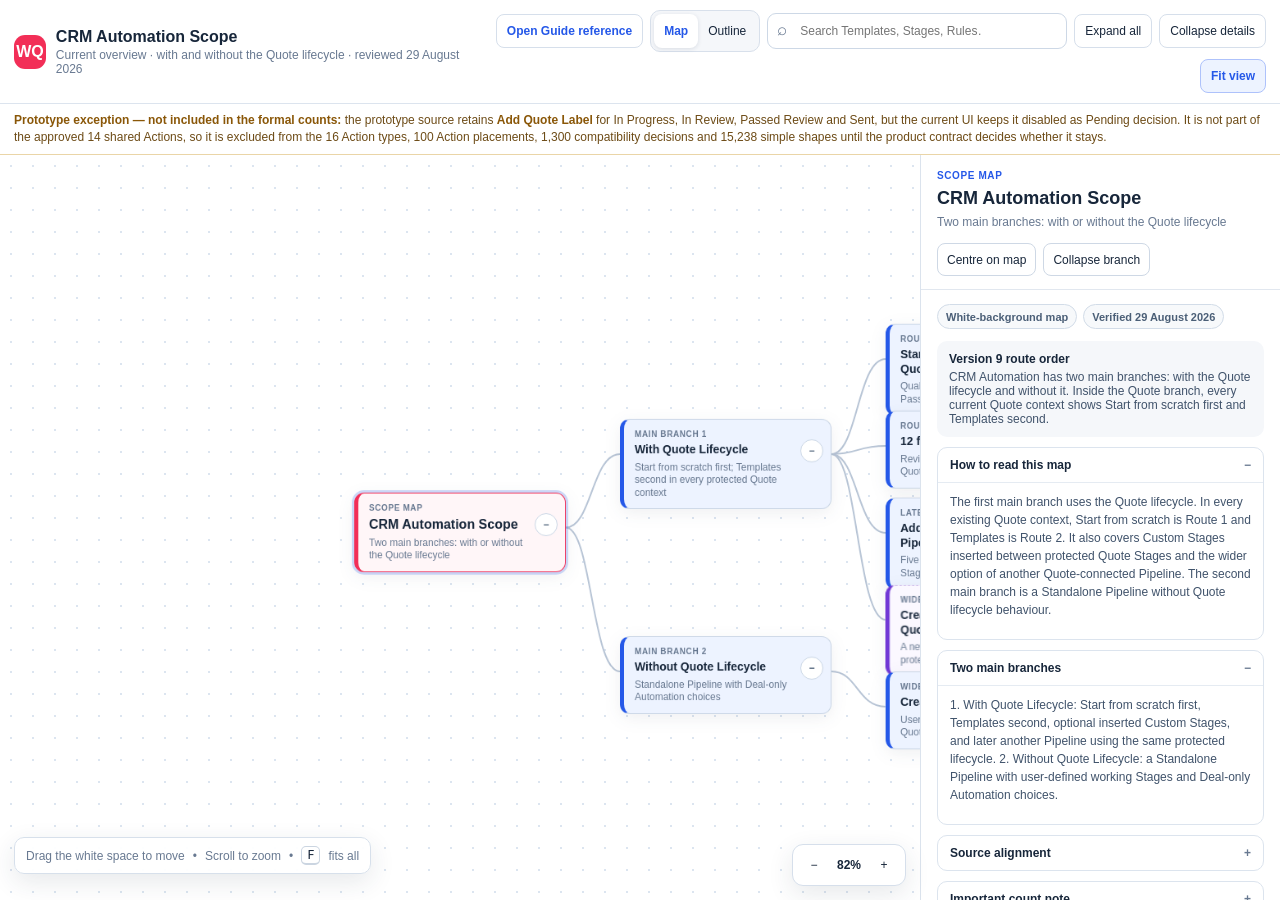
<file: QUOTE-LIFECYCLE-AUTOMATION-MIND-MAP.html>
<!doctype html>
<html lang="en">
<head>
  <meta charset="utf-8">
  <meta name="viewport" content="width=device-width, initial-scale=1">
  <title>CRM Automation Scope — Interactive Mind Map</title>
  <style>
    :root {
      color-scheme: light;
      --ink: #17263a;
      --muted: #687991;
      --line: #c9d4e2;
      --blue: #2558e8;
      --blue-soft: #edf3ff;
      --green: #16834f;
      --green-soft: #edf8f2;
      --purple: #7138d5;
      --purple-soft: #f4efff;
      --amber: #a66508;
      --amber-soft: #fff7e6;
      --red: #b7394c;
      --red-soft: #fff1f3;
      --grey-soft: #f2f5f8;
      --shadow: 0 8px 26px rgba(35, 52, 77, .11);
      font-family: Inter, ui-sans-serif, -apple-system, BlinkMacSystemFont, "Segoe UI", sans-serif;
      font-size: 12px;
    }
    * { box-sizing: border-box; }
    html, body { width: 100%; height: 100%; margin: 0; background: #fff; color: var(--ink); overflow: hidden; }
    button, input { font: inherit; }
    button { color: inherit; }
    button:focus-visible, input:focus-visible, summary:focus-visible, a:focus-visible { outline: 3px solid rgba(37, 88, 232, .28); outline-offset: 2px; }
    .app { width: 100%; height: 100%; display: grid; grid-template-rows: auto auto 1fr; background: #fff; }
    .topbar {
      min-height: 64px; padding: 10px 14px; display: flex; align-items: center; gap: 14px;
      border-bottom: 1px solid #dce4ee; background: #fff; z-index: 20;
    }
    .brand { min-width: 255px; display: flex; align-items: center; gap: 10px; }
    .brand-mark { width: 34px; height: 34px; display: grid; place-items: center; border-radius: 11px; background: #f22e57; color: #fff; font-weight: 900; font-size: 16px; }
    .brand-copy strong { display: block; font-size: 16px; line-height: 1.2; }
    .brand-copy span { display: block; margin-top: 2px; color: var(--muted); }
    .toolbar { margin-left: auto; display: flex; align-items: center; justify-content: flex-end; gap: 7px; flex-wrap: wrap; }
    .prototype-note {
      padding: 8px 14px; border-bottom: 1px solid #ead5a7; background: #fff;
      color: #6d4b16; line-height: 1.4;
    }
    .prototype-note strong { color: #8a5708; }
    .segmented { display: inline-flex; padding: 3px; border: 1px solid #d8e0eb; border-radius: 10px; background: #f5f7fa; }
    .tool, .segmented button {
      min-height: 34px; border: 1px solid #d6dfeb; border-radius: 8px; padding: 0 10px;
      background: #fff; cursor: pointer; white-space: nowrap;
    }
    .companion-link { min-height: 34px; display: inline-flex; align-items: center; border: 1px solid #d6dfeb; border-radius: 8px; padding: 0 10px; background: #fff; color: var(--blue); text-decoration: none; font-weight: 750; white-space: nowrap; }
    .companion-link:hover { border-color: #9eb0c8; }
    .segmented button { border: 0; background: transparent; }
    .segmented button[aria-pressed="true"] { background: #fff; color: var(--blue); box-shadow: 0 1px 4px rgba(33, 50, 74, .13); font-weight: 750; }
    .tool:hover, .segmented button:hover { border-color: #9eb0c8; }
    .tool.primary { color: var(--blue); border-color: #aec2fb; background: var(--blue-soft); font-weight: 750; }
    .search-wrap { width: min(300px, 28vw); position: relative; }
    .search-wrap input { width: 100%; height: 36px; border: 1px solid #cdd8e6; border-radius: 9px; padding: 0 72px 0 32px; color: var(--ink); background: #fff; }
    .search-wrap::before { content: "⌕"; position: absolute; left: 10px; top: 7px; color: var(--muted); font-size: 17px; }
    .search-count { position: absolute; right: 8px; top: 9px; color: var(--muted); font-variant-numeric: tabular-nums; }
    .workspace { min-height: 0; display: grid; grid-template-columns: minmax(0, 1fr) 360px; background: #fff; }
    .map-pane, .outline-pane { min-width: 0; min-height: 0; position: relative; }
    .map-pane[hidden], .outline-pane[hidden] { display: none; }
    .map-viewport { width: 100%; height: 100%; overflow: hidden; position: relative; background-color: #fff; background-image: radial-gradient(#dce5f0 1px, transparent 1px); background-size: 22px 22px; cursor: grab; touch-action: none; }
    .map-viewport.is-panning { cursor: grabbing; }
    .map-world { position: absolute; left: 0; top: 0; transform-origin: 0 0; will-change: transform; }
    #connectors { position: absolute; left: 0; top: 0; overflow: visible; pointer-events: none; }
    #nodes { position: absolute; inset: 0; }
    .map-node { position: absolute; width: 258px; min-height: 86px; filter: drop-shadow(0 5px 10px rgba(35, 52, 77, .08)); }
    .node-main {
      width: 100%; min-height: 86px; padding: 12px 42px 11px 13px; text-align: left;
      border: 1px solid #c9d5e5; border-left: 5px solid var(--blue); border-radius: 12px;
      background: #fff; cursor: pointer; display: block;
    }
    .node-main:hover { border-color: #8fa5c1; transform: translateY(-1px); }
    .map-node.is-selected .node-main { outline: 3px solid rgba(37, 88, 232, .22); border-color: var(--blue); }
    .map-node.is-match .node-main { box-shadow: 0 0 0 4px #ffe69d; }
    .map-node.is-dim { opacity: .24; }
    .node-eyebrow { display: flex; align-items: center; gap: 5px; margin-bottom: 5px; color: var(--muted); font-size: 10px; line-height: 1.1; font-weight: 800; text-transform: uppercase; letter-spacing: .06em; }
    .node-title { display: block; font-size: 14px; line-height: 1.25; font-weight: 800; }
    .node-summary { display: block; margin-top: 5px; color: var(--muted); line-height: 1.3; }
    .node-toggle { position: absolute; right: 10px; top: 25px; width: 28px; height: 28px; border: 1px solid #cbd7e6; border-radius: 50%; background: #fff; cursor: pointer; font-weight: 850; color: #52657d; }
    .node-toggle:hover { color: var(--blue); border-color: #94acf0; background: var(--blue-soft); }
    .map-node.root .node-main { border-color: #f22e57; border-left-color: #f22e57; background: #fff6f8; }
    .map-node.root .node-title { font-size: 16px; }
    .map-node.branch .node-main { border-left-color: var(--blue); background: var(--blue-soft); }
    .map-node.stage .node-main { border-left-color: #13887f; background: #f0fbf8; }
    .map-node.result .node-main { border-left-color: #3e627d; background: #f1f5f8; }
    .map-node.fixed .node-main { border-left-color: #64748b; background: var(--grey-soft); }
    .map-node.editable .node-main { border-left-color: var(--green); background: var(--green-soft); }
    .map-node.category .node-main { border-left-color: var(--purple); background: var(--purple-soft); }
    .map-node.warning .node-main { border: 1px dashed #ca8b22; border-left: 5px solid var(--amber); background: var(--amber-soft); }
    .map-node.blocked .node-main { border: 1px dashed #cc7c88; border-left: 5px solid var(--red); background: var(--red-soft); }
    .map-node.proposal .node-main { border: 1px dashed #8f6cce; border-left: 5px solid var(--purple); background: #fbf8ff; }
    .map-help { position: absolute; left: 14px; bottom: 14px; display: flex; align-items: center; gap: 8px; padding: 8px 11px; border: 1px solid #d7e0eb; border-radius: 10px; background: rgba(255,255,255,.94); box-shadow: var(--shadow); color: var(--muted); z-index: 4; }
    .map-help kbd { border: 1px solid #cbd5e1; border-bottom-width: 2px; border-radius: 5px; background: #fff; padding: 1px 5px; color: var(--ink); }
    .zoom-dock { position: absolute; right: 14px; bottom: 14px; display: flex; align-items: center; padding: 4px; border: 1px solid #d6dfeb; border-radius: 11px; background: #fff; box-shadow: var(--shadow); z-index: 5; }
    .zoom-dock button { min-width: 34px; height: 32px; border: 0; border-radius: 7px; background: #fff; cursor: pointer; }
    .zoom-dock button:hover { background: var(--blue-soft); color: var(--blue); }
    .zoom-readout { min-width: 52px; text-align: center; font-weight: 800; font-variant-numeric: tabular-nums; }
    .detail-panel { min-width: 0; min-height: 0; border-left: 1px solid #dbe3ed; background: #fff; display: grid; grid-template-rows: auto 1fr; }
    .detail-head { padding: 15px 16px 13px; border-bottom: 1px solid #e1e7ef; }
    .detail-head small { display: block; color: var(--blue); font-weight: 850; text-transform: uppercase; letter-spacing: .06em; }
    .detail-head h2 { margin: 6px 0 5px; font-size: 18px; line-height: 1.25; }
    .detail-head p { margin: 0; color: var(--muted); line-height: 1.45; }
    .detail-actions { display: flex; gap: 7px; margin-top: 12px; }
    .detail-actions button { min-height: 33px; border: 1px solid #ced8e5; border-radius: 8px; background: #fff; padding: 0 9px; cursor: pointer; }
    .detail-body { min-height: 0; overflow: auto; padding: 14px 16px 24px; }
    .chips { display: flex; flex-wrap: wrap; gap: 6px; margin-bottom: 12px; }
    .chip { display: inline-flex; align-items: center; gap: 5px; min-height: 25px; padding: 3px 8px; border: 1px solid #d2dce8; border-radius: 999px; background: #f7f9fb; color: #4b5f77; font-size: 11px; font-weight: 750; }
    .chip.fixed { background: var(--grey-soft); }
    .chip.editable { background: var(--green-soft); color: #176c46; border-color: #b8e0cc; }
    .chip.warning { background: var(--amber-soft); color: #8a5708; border-color: #efd399; }
    .chip.proposal { background: var(--purple-soft); color: #6432b2; border-color: #d8c6f4; }
    .detail-section { margin: 0 0 10px; border: 1px solid #dce4ee; border-radius: 10px; background: #fff; }
    .detail-section summary { cursor: pointer; padding: 10px 12px; font-weight: 800; list-style: none; }
    .detail-section summary::-webkit-details-marker { display: none; }
    .detail-section summary::after { content: "+"; float: right; color: var(--muted); }
    .detail-section[open] summary::after { content: "−"; }
    .detail-content { border-top: 1px solid #e5ebf2; padding: 10px 12px 12px; color: #40536b; line-height: 1.5; }
    .detail-content p { margin: 0 0 8px; }
    .detail-content ul, .detail-content ol { margin: 0; padding-left: 18px; }
    .detail-content li + li { margin-top: 5px; }
    .status-card { padding: 11px 12px; border-radius: 10px; background: #f5f7fa; color: #40536b; margin-bottom: 10px; }
    .status-card strong { display: block; color: var(--ink); margin-bottom: 4px; }
    .legend { display: grid; gap: 7px; }
    .legend span { display: flex; align-items: center; gap: 8px; }
    .legend i { width: 13px; height: 13px; border-radius: 4px; background: var(--grey-soft); border: 1px solid #8392a6; }
    .legend .editable i { background: var(--green-soft); border-color: var(--green); }
    .legend .proposal i { background: var(--purple-soft); border: 1px dashed var(--purple); }
    .legend .blocked i { background: var(--red-soft); border: 1px dashed var(--red); }
    .outline-pane { overflow: auto; padding: 18px 22px 40px; background: #fff; }
    .outline-intro { max-width: 920px; margin: 0 auto 14px; }
    .outline-intro h2 { margin: 0 0 4px; font-size: 18px; }
    .outline-intro p { margin: 0; color: var(--muted); }
    .outline-tree { max-width: 920px; margin: 0 auto; }
    .outline-item { margin: 6px 0; border-left: 2px solid #d8e1ed; padding-left: 12px; }
    .outline-row { display: flex; align-items: stretch; gap: 6px; }
    .outline-select { flex: 1; min-height: 42px; text-align: left; border: 1px solid #d4deea; border-radius: 9px; background: #fff; padding: 8px 10px; cursor: pointer; }
    .outline-select strong { display: block; }
    .outline-select span { display: block; margin-top: 3px; color: var(--muted); }
    .outline-toggle { width: 42px; border: 1px solid #d4deea; border-radius: 9px; background: #fff; cursor: pointer; }
    .outline-children { margin-left: 18px; }
    .source-note { margin-top: 14px; padding: 10px 12px; border-left: 4px solid var(--amber); background: var(--amber-soft); color: #6d4b16; line-height: 1.45; }
    .sr-only { position: absolute; width: 1px; height: 1px; padding: 0; margin: -1px; overflow: hidden; clip: rect(0,0,0,0); white-space: nowrap; border: 0; }
    @media (max-width: 1080px) {
      .workspace { grid-template-columns: minmax(0, 1fr) 320px; }
      .brand { min-width: 210px; }
      .tool.optional { display: none; }
    }
    @media (max-width: 800px) {
      html, body { overflow: auto; }
      .app { min-height: 100%; height: auto; }
      .topbar { align-items: flex-start; flex-direction: column; }
      .prototype-note { padding: 8px 12px; }
      .brand { min-width: 0; }
      .toolbar { width: 100%; margin: 0; justify-content: flex-start; }
      .search-wrap { width: 100%; order: 3; }
      .workspace { min-height: calc(100vh - 130px); display: block; }
      .map-pane, .outline-pane { height: calc(100vh - 130px); }
      .detail-panel { position: fixed; left: 12px; right: 12px; bottom: 12px; max-height: 58vh; border: 1px solid #d2dce8; border-radius: 14px; box-shadow: 0 16px 44px rgba(20,35,55,.22); z-index: 30; display: none; }
      .detail-panel.is-mobile-open { display: grid; }
      .map-help { display: none; }
    }
    @media (prefers-reduced-motion: reduce) { *, *::before, *::after { scroll-behavior: auto !important; transition: none !important; } }
    @media print {
      html, body { overflow: visible; }
      .topbar, .detail-panel, .zoom-dock, .map-help { display: none !important; }
      .workspace, .map-pane, .map-viewport { display: block; width: 100%; height: auto; overflow: visible; background: #fff; }
    }
  </style>
</head>
<body>
  <div class="app">
    <header class="topbar">
      <div class="brand">
        <div class="brand-mark" aria-hidden="true">WQ</div>
        <div class="brand-copy"><strong>CRM Automation Scope</strong><span>Current overview · with and without the Quote lifecycle · reviewed 29 August 2026</span></div>
      </div>
      <div class="toolbar" aria-label="Mind map controls">
        <a class="companion-link" href="QUOTE-LIFECYCLE-AUTOMATION-GUIDE.html">Open Guide reference</a>
        <div class="segmented" aria-label="View">
          <button id="mapMode" type="button" aria-pressed="true">Map</button>
          <button id="outlineMode" type="button" aria-pressed="false">Outline</button>
        </div>
        <div class="search-wrap"><label class="sr-only" for="search">Search the mind map</label><input id="search" type="search" placeholder="Search Templates, Stages, Rules…"><span id="searchCount" class="search-count"></span></div>
        <button class="tool optional" id="expandAll" type="button">Expand all</button>
        <button class="tool optional" id="collapseAll" type="button">Collapse details</button>
        <button class="tool primary" id="fitView" type="button">Fit view</button>
      </div>
    </header>

    <div class="prototype-note" role="note"><strong>Prototype exception — not included in the formal counts:</strong> the prototype source retains <strong>Add Quote Label</strong> for In Progress, In Review, Passed Review and Sent, but the current UI keeps it disabled as Pending decision. It is not part of the approved 14 shared Actions, so it is excluded from the 16 Action types, 100 Action placements, 1,300 compatibility decisions and 15,238 simple shapes until the product contract decides whether it stays.</div>

    <main class="workspace">
      <section class="map-pane" id="mapPane" aria-label="Interactive mind map">
        <div class="map-viewport" id="viewport" tabindex="0" aria-describedby="mapInstructions">
          <div class="map-world" id="world">
            <svg id="connectors" aria-hidden="true"></svg>
            <div id="nodes"></div>
          </div>
        </div>
        <p class="map-help" id="mapInstructions"><span>Drag the white space to move</span><span>•</span><span>Scroll to zoom</span><span>•</span><kbd>F</kbd><span>fits all</span></p>
        <div class="zoom-dock" aria-label="Zoom controls">
          <button id="zoomOut" type="button" aria-label="Zoom out">−</button>
          <button id="zoomReset" class="zoom-readout" type="button" aria-label="Reset zoom to 100 percent">100%</button>
          <button id="zoomIn" type="button" aria-label="Zoom in">+</button>
        </div>
      </section>

      <section class="outline-pane" id="outlinePane" hidden aria-label="Mind map outline">
        <div class="outline-intro"><h2>CRM Automation scope outline</h2><p>Compare the Quote-connected and Standalone branches, then open any item to read the full fixed, editable and proposed scope.</p></div>
        <div class="outline-tree" id="outlineTree"></div>
      </section>

      <aside class="detail-panel" id="detailPanel" aria-label="Selected item details">
        <header class="detail-head">
          <small id="detailEyebrow">Scope overview</small>
          <h2 id="detailTitle">Quote Lifecycle Automation</h2>
          <p id="detailSummary"></p>
          <div class="detail-actions"><button id="centreNode" type="button">Centre on map</button><button id="toggleBranch" type="button">Expand branch</button></div>
        </header>
        <div class="detail-body" id="detailBody"></div>
      </aside>
    </main>
    <div class="sr-only" id="live" aria-live="polite"></div>
  </div>

  <script>
  (() => {
    'use strict';

    const sharedStarts = [
      'Deal Owner changes',
      'Deal Next Action changes',
      'Deal Next Action becomes Due, Overdue or Completed',
      'Meeting or Site Visit is scheduled, starts or completes',
      'A file is added to the Deal',
      'A requested file is received',
      'No activity on the Deal for a chosen time',
      'Expected Close Date is coming up',
      'Deal information changes: Owner, Label, Interest, Value, Company or Expected Close Date'
    ];
    const sharedRules = [
      'Does the Deal have an Owner?',
      'What is the Deal Next Action status?',
      'Is a required task missing or complete?',
      'What is the required file or File Request status?',
      'Is a Meeting or Site Visit complete?',
      'Has there been recent activity on the Deal?',
      'Does the Deal have this Label?',
      'Does the Deal have this Interest?',
      'Is the Deal Value above, below or equal to an amount?',
      'Does the Deal belong to a selected Company?',
      'When is the Expected Close Date?'
    ];
    const parameterisedRuleContract = [
      'Deal & owner → Deal belongs to this Company → choose one Company on this Rule → Yes only when the current Deal’s owning Company ID exactly matches the selected Company ID; this is per-Rule record data, not Automation-wide scope.',
      'Dates & value → Deal value is above, below or equal to an amount → choose the operator and enter a finite positive amount → compare in the Deal Company currency; there is no currency picker.',
      'Dates & value → Expected Close Date is before, on or after a selected date → choose the comparison and date → a valid date is required.',
      'Dates & value → Expected Close Date is within the next number of days → enter the number of days → a whole number from 1 to 365 is required.'
    ];
    const sharedActions = [
      'Assign the Deal to a person',
      'Set the Deal Next Action',
      'Clear the Deal Next Action',
      'Create a Note',
      'Schedule a Meeting or Site Visit',
      'Add someone to Watch this Deal',
      'Remove someone from Watching this Deal',
      'Add a Deal Label',
      'Remove a Deal Label',
      'Add an Interest — only from clear, structured evidence',
      'Request a file',
      'Attach a file to the Deal',
      'Set the Expected Close Date',
      'Send an internal notification'
    ];
    const noteFields = ['Note title', 'Description', 'Responsible or mentioned person', 'Follow-up date', 'Follow-up time', 'Optional or Required completion'];

    const templates = [
      { id:'qualified-next-action', stage:'Qualified', title:'Qualified first Next Action', count:5, start:'Deal enters Qualified', wait:'None', rule:'No open Deal Next Action exists', yes:'Set Deal Next Action', no:'Keep the existing Next Action and stop', editable:['Next Action title','Assignee','Due-day count','Working or calendar day unit','Due time'], fixed:['Next Action type: Customer follow-up','Duplicate and replacement policy'] },
      { id:'qualified-inactivity', stage:'Qualified', title:'Qualified inactivity reminder', count:7, start:'Deal enters Qualified', wait:'7 calendar days by default', rule:'Deal is still Qualified AND has no recent sales activity', yes:'Create Note — Qualified inactivity follow-up', no:'Stop', editable:['Wait duration', ...noteFields] },
      { id:'prequote-readiness', stage:'Qualified', title:'Site visit & pre-Quote readiness', count:6, start:'Deal enters Qualified', wait:'None', rule:'Required Site Visit OR customer/site information is incomplete', yes:'Create Note — Site readiness follow-up', no:'Stop', editable:noteFields, fixed:['When completion is Required, the checkpoint remains the first related Quote'] },
      { id:'quote-build', stage:'In Progress', title:'Quote build & SOW checks', count:6, start:'First related Quote is created or edited', prototypeStart:'Prototype currently starts only when the first related Quote is created', wait:'None', rule:'Required pricing data or SOW information is missing', yes:'Create Note — Quote information needs attention', no:'Stop', editable:noteFields, warning:'Guide and prototype do not yet use exactly the same start event.' },
      { id:'internal-review', stage:'In Review', title:'Internal Quote review', count:6, start:'Quote is submitted for internal review', wait:'None', rule:'No open technical review Note exists', yes:'Create Note — Technical review required', no:'Stop', editable:noteFields },
      { id:'ready-to-send', stage:'Passed Review', title:'Ready-to-send check', count:6, start:'Quote becomes Passed Review', wait:'None', rule:'Quote is still viable AND required customer-facing content is complete', yes:'Create Note — Quote ready-to-send check complete', no:'Stop', editable:noteFields, warning:'A separate concept preview shows a No-path Note; the fixed Template currently stops. Confirm before build.' },
      { id:'high-value', stage:'Passed Review', title:'High-value approval', count:2, start:'Quote becomes Passed Review', wait:'None', rule:'Quote value > 25,000 in the Deal Company currency OR discount > 15%', yes:'Create Note — High-value approval required', no:'Stop', editable:['Quote-value threshold in company currency','Discount percentage from 0–100'], fixed:['The OR operator','Both branches','Create Note Action and its Note content'] },
      { id:'sent-follow-up', stage:'Sent', title:'Sent Quote follow-up', count:7, start:'Quote is sent', wait:'3 calendar days by default', rule:'Intended: Quote is still Sent AND not expired', prototypeRule:'Prototype currently checks: No open Deal Next Action exists', yes:'Create Note — Sent Quote customer follow-up', no:'Stop', editable:['Wait duration', ...noteFields], warning:'The intended Rule and current prototype Rule conflict. This must be resolved before build.' },
      { id:'expiry-reminder', stage:'Sent', title:'Quote expiry reminder', count:6, start:'Quote expiry date approaches — prototype uses 3 days away', wait:'None — this is a date-based start, not a Wait', rule:'Quote is still Sent AND remains viable', yes:'Create Note — Quote expiry follow-up', no:'Stop', editable:noteFields, fixed:['Prototype trigger offset: 3 days'] },
      { id:'won-handoff', stage:'Won result', title:'Won Deal handoff', count:6, start:'Any relevant Quote is Accepted; WeQuote derives Won', wait:'None', rule:'Prototype: No open Deal Next Action exists', yes:'Create Note — Won Deal handoff', no:'Stop', editable:noteFields, warning:'The exact handoff Rule still needs one agreed product contract.' },
      { id:'draft-invoice', stage:'Won result', title:'Accepted Quote → Draft Invoice', count:0, start:'Quote is Accepted', wait:'None', rule:'Deposit amount is available to invoice', yes:'Create Draft Invoice', no:'Stop', editable:[], fixed:['Managed integration Action','30% deposit and billing defaults','Draft-only mode','Finance team owner'] },
      { id:'lost-follow-up', stage:'Lost result', title:'Lost Deal reason follow-up', count:6, start:'No viable relevant Quote remains; WeQuote derives Lost', wait:'None', rule:'Loss reason is empty', yes:'Create Note — Loss reason required', no:'Stop', editable:noteFields }
    ];

    const gaps = [
      { id:'gap-qualified', title:'Qualified → In Progress', subtitle:'Before the first Quote', counts:'10 starts · 13 checks · 14 shared + 1 guarded Quote Action', examples:'Site Ready, Discovery Complete, Requirements Confirmed', starts:[], rules:['Deal still has no current Quote','Deal is still Qualified'], action:'Create the first Quote for this Deal', actionStatus:'Latest guarded design proposal', next:'First Quote is created or linked → WeQuote moves the Deal to In Progress', unavailable:'No later Quote revision, variation or direct protected-Stage movement.' },
      { id:'gap-progress', title:'In Progress → In Review', subtitle:'While Quote options are being prepared', counts:'12 starts · 13 checks · 14 shared + 1 guarded Quote Action', examples:'Costing Complete, Scope Confirmed, Ready for Review', starts:['A Quote for this Deal is saved','Saved Quote price changes'], rules:['Quote can still be edited','Quote Review is enabled or disabled'], action:'Create another Quote option', actionStatus:'Latest guarded design proposal', next:'Submit a Quote for review → WeQuote moves the Deal to In Review', unavailable:'Another option is not a revision or variation. One run creates no more than one option.' },
      { id:'gap-review', title:'In Review → Passed Review', subtitle:'While the Quote is being reviewed', counts:'12 starts · 14 checks · 14 actions', examples:'Commercial Check, Technical Check, Director Sign-off', starts:['Quote is submitted for internal review','Quote Review Note changes'], rules:['Quote is still In Review','Nobody can review','Technical review Note status'], action:'No Create Quote Action', next:'Pass → Passed Review; changes requested → the relevant Quote returns to In Progress', unavailable:'Creating another Quote here would require a clear option/revision/variation choice, which is not available yet.' },
      { id:'gap-passed', title:'Passed Review → Sent', subtitle:'After review, before sending', counts:'11 starts · 15 checks · 14 actions', examples:'Final Pack Check, Customer Details Check, Ready to Send', starts:['Quote passes internal review'], rules:['Quote still counts for this Deal','Quote total threshold','Discount threshold','Another approval is needed'], action:'No Create Quote Action', next:'Successful send → WeQuote moves the Deal to Sent', unavailable:'Automation cannot send a Quote or move the Deal directly to Sent.' },
      { id:'gap-sent', title:'Sent → Won / Lost', subtitle:'After sending, before the result', counts:'13 starts · 16 checks · 14 actions', examples:'Follow-up, Negotiation, Decision Pending', starts:['Quote is sent','Customer views a Sent Quote','Quote expiry date approaches'], rules:['Quote is still Sent','Customer has viewed it','No related Quote has been viewed','Quote still counts for the Deal','Quote has not expired'], action:'No Create Quote Action', next:'Accepted option → Won; when no option can continue → Lost', unavailable:'Automation cannot accept for the customer, mark Won/Lost or create a new Quote after the result.' }
    ];

    const quoteContexts = [
      {
        id:'quote-custom-qualified', title:'Qualified', type:'Protected Quote Stage',
        meaning:'The Deal is ready, but it does not yet have a current Quote.', counts:'6 Starts when · 32 Rule choices · 15 Actions',
        formalStarts:['Deal enters Qualified','Deal Owner changes','Meeting or Site Visit changes','File is added to the Deal','Deal Next Action becomes due','Expected Close Date is coming up'],
        ruleCount:32, allowedPairs:179, actionCount:15,
        extraStarts:['Deal enters Qualified'],
        extraRules:['Does the Deal still have no current Quote?','Is the Deal still Qualified?'],
        quoteAction:'Create the first Quote for this Deal', actionStatus:'Guarded design proposal',
        boundary:'Only while the Deal is still Qualified and has no current Quote. It creates one empty, not-sent Quote at In Progress; the protected lifecycle then moves the Deal.'
      },
      {
        id:'quote-custom-progress', title:'In Progress', type:'Protected Quote Stage',
        meaning:'At least one current Quote already exists and can still be edited.', counts:'7 Starts when · 32 Rule choices · 15 Actions',
        formalStarts:['The first Quote for this Deal is created','Another Quote option is added','A related Quote is edited','File is added to the Deal','Note follow-up time is reached','Deal Next Action becomes due','Meeting or Site Visit changes'],
        ruleCount:32, allowedPairs:220, actionCount:15,
        extraStarts:['First Quote is added to the Deal','A Quote for this Deal is saved','Saved Quote price changes'],
        extraRules:['Can the Quote still be edited?','Is Quote Review turned on?'],
        quoteAction:'Create another Quote option', actionStatus:'Guarded multi-Quote design proposal',
        boundary:'Only while the Deal is still In Progress and already has a current Quote. It creates a separate empty option, not a revision or variation. One run creates no more than one option.'
      },
      {
        id:'quote-custom-review', title:'In Review', type:'Protected Quote Stage',
        meaning:'A Quote is waiting for an internal review result.', counts:'4 Starts when · 32 Rule choices · 14 Actions',
        formalStarts:['Quote is submitted for internal review','Quote Review Note changes','File is added to the Deal','Note follow-up time is reached'],
        ruleCount:32, allowedPairs:127, actionCount:14,
        extraStarts:['Quote is submitted for internal review','Quote Review Note changes'],
        extraRules:['Is the Quote still In Review?','Is there nobody who can review the Quote?','What is the technical review Note status?'],
        quoteAction:'No Create Quote Action here', actionStatus:'Protected boundary',
        boundary:'A new Quote here could mean another option, a revision or a variation. WeQuote must not guess. A Start-from-scratch Automation also cannot pass or reject the review.'
      },
      {
        id:'quote-custom-passed', title:'Passed Review', type:'Protected Quote Stage',
        meaning:'A Quote passed review but has not been sent yet.', counts:'3 Starts when · 32 Rule choices · 14 Actions',
        formalStarts:['Quote becomes Passed Review','File is added to the Deal','Deal Next Action becomes due'],
        ruleCount:32, allowedPairs:92, actionCount:14,
        extraStarts:['Quote passes internal review'],
        extraRules:['Does the Quote still count for this Deal?','Is the Quote total above an amount?','Is the Quote discount above a percentage?','Does this Quote need another approval?'],
        quoteAction:'No Create Quote Action here', actionStatus:'Protected boundary',
        boundary:'A Start-from-scratch Automation can prepare internal work, but it cannot send the Quote or move the Deal directly into Sent.'
      },
      {
        id:'quote-custom-sent', title:'Sent', type:'Protected Quote Stage',
        meaning:'At least one current Quote has been sent to the customer.', counts:'6 Starts when · 33 Rule choices · 14 Actions',
        formalStarts:['Quote is sent','Customer views a Sent Quote','Quote expiry date is coming up','Deal Next Action becomes due','Note follow-up time is reached','File is added to the Deal'],
        ruleCount:33, allowedPairs:188, actionCount:14,
        extraStarts:['Quote is sent','Customer views a Sent Quote','Quote expiry date is coming up'],
        extraRules:['Is the Quote still Sent?','Has the customer viewed the Sent Quote?','Has the customer viewed none of the matching Sent Quotes?','Does the Quote still count for this Deal?','Has the Quote not expired yet?'],
        quoteAction:'No Create Quote Action here', actionStatus:'Protected boundary',
        boundary:'A Start-from-scratch Automation can create follow-up work, but it cannot accept for the customer, mark Won/Lost or create a new Quote after the result.'
      },
      {
        id:'quote-custom-won', title:'Won context', type:'Protected result context',
        meaning:'A relevant Quote was accepted, so WeQuote derives the Deal as Won.', counts:'4 Starts when · 32 Rule choices · 14 Actions',
        formalStarts:['Quote is accepted','File is added to the Deal','Note follow-up time is reached','Deal Next Action becomes due'],
        ruleCount:32, allowedPairs:125, actionCount:14,
        extraStarts:['Quote is accepted','Deal becomes Won'],
        extraRules:['Does the Deal have an accepted Quote?'],
        quoteAction:'No Create Quote Action here', actionStatus:'Protected result',
        boundary:'A Start-from-scratch Automation can run handoff work after the result, but it cannot create another Quote, accept a Quote or write the Won result.'
      },
      {
        id:'quote-custom-lost', title:'Lost context', type:'Protected result context',
        meaning:'No current Quote can keep the Deal open, so WeQuote derives the Deal as Lost.', counts:'3 Starts when · 32 Rule choices · 14 Actions',
        formalStarts:['Deal becomes Lost','Note follow-up time is reached','File is added to the Deal'],
        ruleCount:32, allowedPairs:95, actionCount:14,
        extraStarts:['Deal becomes Lost'],
        extraRules:['Is the Loss Reason missing?','Can none of the Deal’s Quotes keep it open?'],
        quoteAction:'No Create Quote Action here', actionStatus:'Protected result',
        boundary:'A Start-from-scratch Automation can create internal follow-up work after the result, but it cannot create another Quote or write the Lost result.'
      }
    ];

    const node = (id, title, eyebrow, summary, kind, sections = [], children = [], tags = []) => ({ id, title, eyebrow, summary, kind, sections, children, tags });
    const listSection = (title, items, copy = '') => ({ title, items, copy });
    const textSection = (title, copy) => ({ title, copy });

    function templateNode(t) {
      const flowItems = [
        `Starts when — ${t.start}`,
        `Wait — ${t.wait}`,
        `Rule — ${t.rule}`,
        `If Yes — ${t.yes}`,
        `If No — ${t.no}`
      ];
      if (t.prototypeStart) flowItems.push(t.prototypeStart);
      if (t.prototypeRule) flowItems.push(t.prototypeRule);
      const fixed = ['Template name and placement','Starts when choice','Rule and operator','Yes / No branch shape','Wait position','Step order','Action type','Duplicate-prevention policy', ...(t.fixed || [])];
      const children = [
        node(`${t.id}-flow`, 'Fixed flow', 'Locked', `${t.start} → ${t.rule} → ${t.yes}`, 'fixed', [listSection('Complete fixed flow', flowItems), listSection('Fixed by WeQuote', fixed)], [], ['Fixed by WeQuote']),
        node(`${t.id}-edit`, 'You can change', 'Approved settings', t.count ? `${t.count} approved settings` : 'No user-adjustable settings', t.count ? 'editable' : 'fixed', [listSection(t.count ? 'Approved settings' : 'No editable settings', t.editable.length ? t.editable : ['This managed integration Template has no user-adjustable fields.'])], [], [t.count ? 'You can change' : 'Fixed by WeQuote'])
      ];
      if (t.warning) children.push(node(`${t.id}-warning`, 'Confirm before build', 'Source conflict', t.warning, 'warning', [textSection('What needs a decision', t.warning)], [], ['Review required']));
      return node(t.id, t.title, 'Fixed Template', `${t.count} editable setting${t.count === 1 ? '' : 's'} · structure locked`, 'fixed', [listSection('Fixed flow', flowItems), listSection('You can change', t.editable.length ? t.editable : ['Nothing']), listSection('Fixed by WeQuote', fixed), ...(t.warning ? [textSection('Confirm before build', t.warning)] : [])], children, ['Fixed Template', `${t.count} settings`]);
    }

    function stageNode(stage, kind = 'stage') {
      const matching = templates.filter(t => t.stage === stage);
      return node(`stage-${stage.toLowerCase().replace(/\W+/g,'-')}`, stage, kind === 'result' ? 'Derived result' : 'Protected Quote Stage', `${matching.length} fixed Template${matching.length === 1 ? '' : 's'}`, kind, [listSection('Templates here', matching.map(t => t.title)), textSection('What stays fixed', kind === 'result' ? 'WeQuote derives this result from related Quote outcomes. An Automation cannot write it directly.' : 'The Quote lifecycle meaning and movement into this Stage remain controlled by WeQuote.')], matching.map(templateNode), [kind === 'result' ? 'Result' : 'Protected Stage']);
    }

    const commonCustomSections = [
      listSection('Starts when available in every Custom working Stage', ['Deal enters this Custom Stage', ...sharedStarts]),
      listSection('Rules available in every Custom working Stage', sharedRules),
      listSection('How a Rule with a setting works', parameterisedRuleContract),
      textSection('Rule validation', 'The user first chooses a Rule category, then a Rule, then completes any setting that Rule requires. Company, amount, date or day-count settings must be valid before the Rule can be saved or the Automation can be activated. The saved value must appear in the Map and preview; a generic “Saved conditions are met” label is not sufficient.'),
      textSection('Template boundary', 'This Rule chooser belongs to Start from scratch. In the 12 Templates, the Rule and operator stay fixed; only the two approved High-value thresholds and other explicitly approved Template settings can be changed.'),
      listSection('Actions in the design-guide library', sharedActions),
      textSection('Wait and branches', 'Wait is optional. The first scratch contract supports 1–90 whole calendar days. Rules may combine confirmed checks using AND / OR. Adding a Rule automatically creates If Yes and If No paths. No Rule means the flow can go directly to Actions.'),
      textSection('Activation check', 'An incomplete Automation remains Draft. Once the flow is complete and saved but still switched off, it becomes Inactive. Only a valid Inactive Automation can be switched to Active.')
    ];

    function gapNode(g) {
      const extraStarts = g.starts.length ? g.starts : ['No extra Quote Starts when in this gap'];
      const extraActionKind = g.action.startsWith('No ') ? 'blocked' : 'proposal';
      return node(g.id, g.title, 'Quote Custom Stage gap', `${g.subtitle} · ${g.counts}`, 'stage', [
        textSection('Typical Stage names', g.examples),
        ...commonCustomSections,
        listSection('Extra Quote Starts when for this gap', extraStarts),
        listSection('Extra Quote Rules for this gap', g.rules),
        textSection('Extra Quote Action', `${g.action}${g.actionStatus ? ` — ${g.actionStatus}` : ''}`),
        textSection('What moves the protected lifecycle next', g.next),
        textSection('Not offered here', g.unavailable)
      ], [
        node(`${g.id}-shared`, 'Shared Deal library', 'Always available', 'Stage entry + 9 starts · 11 Rules · 14 available Actions', 'category', commonCustomSections, [], ['Shared choices']),
        node(`${g.id}-starts`, 'Extra Quote Starts when', 'This gap only', extraStarts.join(' · '), g.starts.length ? 'editable' : 'fixed', [listSection('Extra Starts when', extraStarts)], [], [g.starts.length ? 'You can choose' : 'No extra choices']),
        node(`${g.id}-rules`, 'Extra Quote Rules', 'This gap only', `${g.rules.length} extra checks`, 'category', [listSection('Extra Rules', g.rules)], [], ['You can choose']),
        node(`${g.id}-action`, g.action, 'Quote Action', g.actionStatus || g.unavailable, extraActionKind, [textSection('Availability', g.actionStatus || g.unavailable), textSection('Boundary', g.unavailable)], [], [extraActionKind === 'proposal' ? 'Design proposal' : 'Not offered']),
        node(`${g.id}-movement`, 'Protected movement', 'Fixed by WeQuote', g.next, 'fixed', [textSection('Next lifecycle event', g.next), textSection('Why it is fixed', 'A Start-from-scratch Automation cannot write a protected Quote Stage or result directly.')], [], ['Fixed by WeQuote'])
      ], ['Custom Stage', g.counts]);
    }

    function quoteContextNode(context) {
      const hasQuoteAction = !context.quoteAction.startsWith('No ');
      const contextKind = context.type.includes('result') ? 'result' : 'stage';
      return node(context.id, context.title, context.type, `${context.counts} · Start-from-scratch route`, contextKind, [
        textSection('What this context means', context.meaning),
        textSection('Route order', '1. Start from scratch is shown first and creates a Draft Custom Automation. 2. Templates is shown second and offers the ready-made recipes for this Quote context.'),
        listSection('Starts when available in this context', context.formalStarts),
        listSection('Shared Rule families', sharedRules),
        listSection('Recommended Rules for this context', context.extraRules),
        listSection('Parameterised Rule contract', parameterisedRuleContract),
        listSection('Shared Actions', sharedActions),
        textSection('Quote-specific Action boundary', `${context.quoteAction} — ${context.actionStatus}. ${context.boundary}`),
        textSection('What remains fixed', 'The Automation stays assigned to this Quote context. WeQuote still controls the protected Stage meaning, Quote-driven movement and Won/Lost result.')
      ], [
        node(`${context.id}-starts`, 'Starts when', 'Choose one compatible event', `${context.formalStarts.length} allowed start placement${context.formalStarts.length === 1 ? '' : 's'}`, 'category', [listSection('Available here', context.formalStarts)], [], ['Start from scratch choice']),
        node(`${context.id}-rules`, 'Rules', 'Optional checks', `${context.ruleCount} choices · ${context.allowedPairs} allowed Start/Rule pairs`, 'category', [listSection('Shared Rule families', sharedRules), listSection('Recommended checks here', context.extraRules), listSection('Category → Rule → setting → validation', parameterisedRuleContract), textSection('Branch behaviour', 'A Rule is optional. Adding one creates If Yes and If No paths automatically. The saved Map text must include the selected Company, amount, date or number of days when the Rule uses one.')], [], ['Optional']),
        node(`${context.id}-actions`, 'Actions', 'Choose compatible results', `${context.actionCount} formal Action placement${context.actionCount === 1 ? '' : 's'} here`, hasQuoteAction ? 'proposal' : 'category', [listSection('14 shared CRM Actions', sharedActions), textSection('Withheld Action', 'Remove Interest stays a manual CRM operation and is not offered as a general Automation Action.'), textSection('Prototype-only exception', 'Add Quote Label is visible in four contexts but is not counted pending a product decision.'), textSection('Quote-specific boundary', `${context.quoteAction} — ${context.actionStatus}. ${context.boundary}`)], [], [hasQuoteAction ? '14 shared + 1 guarded' : '14 shared']),
        node(`${context.id}-fixed`, 'Context stays protected', 'Fixed by WeQuote', 'Change the flow, not the lifecycle meaning', 'fixed', [textSection('Fixed boundary', 'The selected Quote context, its lifecycle meaning and the system-driven transitions stay fixed. A Start-from-scratch Automation cannot directly send, approve, accept, mark Won/Lost or write a protected Quote Stage.')], [], ['Fixed by WeQuote'])
      ], ['Start from scratch available', context.counts]);
    }

    const tree = node('root', 'CRM Automation Scope', 'Scope map', 'Two main branches: with or without the Quote lifecycle', 'root', [
      textSection('How to read this map', 'The first main branch uses the Quote lifecycle. In every existing Quote context, Start from scratch is Route 1 and Templates is Route 2. It also covers Custom Stages inserted between protected Quote Stages and the wider option of another Quote-connected Pipeline. The second main branch is a Standalone Pipeline without Quote lifecycle behaviour.'),
      textSection('Two main branches', '1. With Quote Lifecycle: Start from scratch first, Templates second, optional inserted Custom Stages, and later another Pipeline using the same protected lifecycle. 2. Without Quote Lifecycle: a Standalone Pipeline with user-defined working Stages and Deal-only Automation choices.'),
      textSection('Source alignment', 'The 29 August product-direction record now overrides the older Templates-only gate, and the active prototype exposes both routes in all seven Quote contexts. Dated handoff snapshots remain historical evidence only.'),
      textSection('Important count note', 'The 79 catalogue examples are candidate recipes. They are not the 12 fixed Templates, and zero are live end-to-end today.'),
      listSection('Formal Start-from-scratch scope counts', [
        '18 Starts when types produce 33 allowed start placements across the seven Quote contexts.',
        '14 shared Actions plus Create the first Quote and Create another Quote option make 16 formal Action types and 100 allowed Action placements.',
        'Stage/start, stage/Action and Start/Rule pairing requires 1,300 compatibility decisions before runtime and branch testing.',
        'The simplest one-start, zero-or-one-Rule and one-Action model produces 15,238 possible flow shapes.'
      ]),
      textSection('Prototype-only Action pending contract', 'Add Quote Label currently appears in In Progress, In Review, Passed Review and Sent. It is not counted in the formal 14 shared Actions, 16 Action types, 100 placements, 1,300 decisions or 15,238 shapes until the product contract confirms it.'),
      listSection('Shared flow model — applies to both branches', [
        'Starts when is required and chooses the event that begins the Automation.',
        'Wait is optional and pauses the run before the next step.',
        'Rules are optional and may combine confirmed checks using AND / OR.',
        'Adding a Rule creates editable If Yes and If No branches automatically.',
        'At least one Action is required before activation.'
      ]),
      listSection('Shared guardrails — applies to both branches', [
        'Do not let the same event run twice or create duplicate work.',
        'Recheck the current Deal, Pipeline and Stage after a Wait.',
        'Record Action results and retry safely without repeating completed work.',
        'Remove Interest remains a manual CRM operation.',
        'Automation may remove only system-managed Labels, not user-managed Labels.',
        'A named File Request is complete only when that request is marked Received and linked to the supplied file.'
      ]),
      textSection('Shared items still needing team review', 'Create Quote and automatic Stage movement remain guarded design proposals. The Quote build start, Sent follow-up Rule, Won handoff Rule and Ready-to-send No path still need one agreed contract before implementation.')
    ], [
      node('with-quote-lifecycle', 'With Quote Lifecycle', 'Main branch 1', 'Start from scratch first; Templates second in every protected Quote context', 'branch', [
        textSection('What belongs here', 'The protected Quote lifecycle stays intact. In every existing Quote context, users see Start from scratch first and Templates second. They may also add Custom Stages inside the five allowed lifecycle gaps, and later create another Pipeline that uses the same protected Quote lifecycle.'),
        textSection('Protected lifecycle', 'Qualified → In Progress → In Review → Passed Review → Sent → Won / Lost. WeQuote controls the meaning and Quote-driven movement; Automation works around it without rewriting it.')
      ], [

      node('quote-context-custom', 'Start from scratch in every Quote context', 'Route 1', 'Qualified, In Progress, In Review, Passed Review, Sent, Won and Lost', 'branch', [
        textSection('Terminology', 'Start from scratch is the route shown to the user. Choosing it creates a Draft Custom Automation; “Custom” describes the saved Automation, not a separate third route.'),
        textSection('What this changes', 'Start from scratch is not limited to a Stage that the user adds. Every existing Quote Stage and Won/Lost result context can create a Draft Custom Automation using only choices compatible with that context.'),
        textSection('Creation flow', 'Choose the Quote context, select Start from scratch, then choose a compatible Starts when event. The Builder opens with that Trigger placed. Wait and Rule are optional; at least one Action is required before activation.'),
        textSection('What stays protected', 'The selected context stays fixed. The user can change the flow blocks and their allowed settings, but cannot change the meaning of a protected Quote Stage, directly move into it, send or approve a Quote, accept for the customer, or mark Won/Lost.'),
        textSection('Formal combination scope', '18 Starts when types create 33 start placements. Fourteen shared Actions plus two guarded Quote-creation Actions make 16 formal Action types and 100 Action placements. Pairing requires 1,300 compatibility decisions before runtime testing; the simplest model produces 15,238 flow shapes.'),
        textSection('Implementation note', 'The Version 9 PRD and active prototype expose Start from scratch first and Templates second in all seven protected Quote contexts. Runtime event matching, due-state semantics and complete Rule evaluation still require engineering validation before production.')
      ], [
        node('scratch-rule-contract', 'How a configurable Rule works', 'Start from scratch only', 'Choose category → choose Rule → complete its setting → pass validation', 'category', [
          listSection('Four parameterised examples', parameterisedRuleContract),
          textSection('Saved display', 'The Map, preview and Builder must show the configured Company, amount, date or number of days. They must not replace it with “Saved conditions are met”.'),
          textSection('Template boundary', 'Templates do not expose this Rule chooser. Their Rule and operator stay fixed, except for the two approved threshold values in High-value approval.')
        ], [], ['Rule contract', 'Validation required']),
        ...quoteContexts.map(quoteContextNode)
      ], ['Route 1', '7 Quote contexts', 'Start from scratch']),

      node('templates', '12 fixed Templates', 'Route 2', 'Reviewed starting points across Quote Stages and result contexts', 'branch', [
        textSection('Why Templates exist', 'They lower the learning curve with a reviewed starting point. Users change only approved values; they do not redesign the flow. Templates are shown after Start from scratch in each Quote context.'),
        listSection('Always fixed', ['Template name and identity','Quote context','Starts when','Rule and operator','Yes / No structure','Wait position','Step order','Action type','Duplicate prevention','Protected-lifecycle checkpoint']),
        listSection('Editable only when declared', ['5 Next Action settings for the first Qualified Template','6 approved Note and follow-up fields for Note Templates','Wait duration for the two reminder Templates','2 thresholds for High-value approval','No settings for Accepted Quote → Draft Invoice']),
        textSection('Scale', '12 reviewed flow shapes contain 63 control instances made from 14 field types and 5 reusable setting editors. Reusable UI does not make free combination logic equivalent.')
      ], [
        stageNode('Qualified'),
        stageNode('In Progress'),
        stageNode('In Review'),
        stageNode('Passed Review'),
        stageNode('Sent'),
        stageNode('Won result', 'result'),
        stageNode('Lost result', 'result')
      ], ['Route 2', '12 fixed flows', '63 approved controls']),

      node('custom-stages', 'Add a Stage to the Quote Pipeline', 'Latest design target', 'Five allowed gaps; protected Quote Stages stay fixed', 'branch', [
        textSection('What the user controls', 'Choose the gap, Stage name, icon, colour and probability; add more than one Stage in a gap; reorder only inside that same gap; create independent Automations through Start from scratch using allowed blocks.'),
        textSection('What WeQuote controls', 'Qualified, In Progress, In Review, Passed Review, Sent, Won and Lost keep their meaning and Quote-driven movement. A Custom Stage cannot cross to another lifecycle gap.'),
        textSection('Creation route', 'On a Custom Stage, Start from scratch is shown first. Choose a compatible Starts when event; WeQuote creates a Draft Custom Automation with that Trigger already placed.'),
        textSection('Release status', 'Custom Stages and blank-canvas authoring are outside the current Phase 1 PRD. They are included here so the team can review the full implementation scope.')
      ], gaps.map(gapNode), ['Design target', '5 lifecycle gaps']),

      node('new-quote-pipeline', 'Create another Pipeline with Quote Lifecycle', 'Wider design target', 'A new Pipeline that reuses the same protected Quote lifecycle', 'proposal', [
        textSection('What stays the same', 'Qualified, In Progress, In Review, Passed Review, Sent, Won and Lost keep the same protected meanings and Quote-driven transitions. Each context still shows Start from scratch first and Templates second.'),
        textSection('What the user can define', 'Choose the Pipeline name and add named Custom Stages inside any of the five allowed lifecycle gaps. Reorder Custom Stages only inside their own gap.'),
        textSection('Why this is a separate scope', 'A second Quote-connected Pipeline needs routing rules, permissions, reporting separation, Deal migration rules, lifecycle ownership and clear behaviour for existing multi-Quote Deals.'),
        textSection('Release status', 'Creating another Quote lifecycle Pipeline is not part of the current Phase 1 baseline. It is shown here so it is not confused with adding a Start-from-scratch Automation to the existing Quote Pipeline.')
      ], [
        node('new-quote-pipeline-fixed', 'Protected Quote contexts', 'Fixed by WeQuote', 'Same seven contexts and lifecycle meaning', 'fixed', [listSection('Reused lifecycle', ['Qualified','In Progress','In Review','Passed Review','Sent','Won','Lost'])], [], ['Fixed']),
        node('new-quote-pipeline-custom', 'Configure around the lifecycle', 'User-defined', 'Pipeline name, gap Stages and compatible Automation', 'editable', [listSection('Can be configured', ['Pipeline name','Custom Stages inside five gaps','Start from scratch first and Templates second in every Quote context','Start from scratch on inserted Stages'])], [], ['Can change']),
        node('new-quote-pipeline-platform', 'Platform work needed', 'Engineering scope', 'Routing, migration, permissions, reporting and multi-Quote ownership', 'warning', [listSection('Must be agreed before build', ['Which Deals enter this Pipeline','Whether a Deal can move between Quote Pipelines','Which Pipeline owns a multi-Quote Deal','Permissions to create, edit and archive','Reporting and audit continuity','Effect on active Automation runs'])], [], ['Decision needed'])
      ], ['With Quote lifecycle', 'New Pipeline'])
      ], ['Quote-connected', 'Start from scratch + Templates']),

      node('without-quote-lifecycle', 'Without Quote Lifecycle', 'Main branch 2', 'Standalone Pipeline with Deal-only Automation choices', 'branch', [
        textSection('What belongs here', 'This branch does not use protected Quote Stages or Quote-driven movement. The user defines the Pipeline name and working Stages, then builds Automation from shared Deal events, Rules and Actions.'),
        textSection('What is deliberately absent', 'No Quote-specific Starts when, Quote Rules, Create Quote Actions or automatic Quote lifecycle movement appear in this branch.')
      ], [
      node('standalone', 'Create a Standalone Pipeline', 'Wider design target', 'User-defined working Stages without Quote lifecycle movement', 'branch', [
        textSection('Example', 'New → In Progress → Complete → Won / Lost'),
        textSection('Release status', 'Standalone Pipelines and blank-canvas authoring are outside the current Phase 1 PRD. The prototype demonstrates the concept only.')
      ], [
        node('standalone-define', 'You define the Pipeline', 'Can change', 'Pipeline name, working Stage names and order', 'editable', [listSection('Pipeline setup', ['Choose the Pipeline name','Add, rename, reorder or archive working Stages','Choose icon, colour and probability','Pipeline type is fixed after creation']), textSection('Results', 'Won stays at 100% probability and Lost at 0%. They remain protected results.')], [], ['You can change']),
        node('standalone-flow', 'Every working Stage', 'Start from scratch', 'Stage entry + 9 starts · 11 Rules · 14 available Actions', 'category', commonCustomSections, [], ['Shared Deal library']),
        node('standalone-move', 'Stage movement', 'Current guide position', 'Users move Deals between named working Stages', 'fixed', [textSection('Current position', 'Automatic Stage movement is not available in the Guide target yet. The team must agree allowed targets, permissions, repeat suppression and required-work protection.'), textSection('Prototype-ahead warning', 'The prototype demonstrates restricted Move Stage choices. Treat this as a proposal, not a committed production contract.')], [], ['Decision needed']),
        node('standalone-noquote', 'Quote choices are not included', 'Not offered here', 'No Quote starts, Quote Rules, Create Quote or Quote-driven movement', 'blocked', [listSection('Not included', ['Quote-specific Starts when','Quote-specific Rules','Create first Quote','Create another Quote option','Automatic Quote lifecycle movement','Send, approve, accept, Won or Lost Actions'])], [], ['Not offered']),
        node('standalone-build', 'New platform work needed', 'Engineering scope', 'Permissions, migration, routing, audit and runtime safety', 'proposal', [listSection('Before this is a real product', ['Durable Pipeline and Stage IDs','Ordering, versioning and permissions','Deal migration and deletion rules','Reporting continuity','Active-Automation impact handling','Runtime persistence, audit, retry and idempotency','Timezone-aware scheduling','Loop protection and post-Wait rechecks'])], [], ['New work needed'])
      ], ['Design target', 'Deal-only Automation'])
      ], ['Standalone', 'No Quote lifecycle'])
    ], ['White-background map', 'Verified 29 August 2026']);

    const parentById = new Map();
    const nodeById = new Map();
    function indexTree(item, parent = null) {
      nodeById.set(item.id, item);
      if (parent) parentById.set(item.id, parent.id);
      item.children.forEach(child => indexTree(child, item));
    }
    indexTree(tree);

    const initialExpanded = new Set(['root','with-quote-lifecycle','without-quote-lifecycle']);
    let expanded = new Set(initialExpanded);
    let selectedId = 'root';
    let searchMatches = [];
    let searchIndex = 0;
    let searchSnapshot = null;
    let view = { x: 80, y: 40, scale: .72 };
    let layout = new Map();
    let worldSize = { width: 1800, height: 2600 };
    const CARD_W = 258, CARD_H = 86, COL_GAP = 324, ROW_GAP = 20, PAD = 90;

    const viewport = document.getElementById('viewport');
    const world = document.getElementById('world');
    const nodesEl = document.getElementById('nodes');
    const connectors = document.getElementById('connectors');
    const outlineTree = document.getElementById('outlineTree');
    const live = document.getElementById('live');

    const escapeHtml = value => String(value ?? '').replace(/[&<>"]/g, ch => ({'&':'&amp;','<':'&lt;','>':'&gt;','"':'&quot;'}[ch]));
    const visibleChildren = item => expanded.has(item.id) ? item.children : [];
    function measure(item) {
      const children = visibleChildren(item);
      if (!children.length) return CARD_H;
      return children.reduce((sum, child) => sum + measure(child), 0) + ROW_GAP * (children.length - 1);
    }
    function place(item, depth, top) {
      const children = visibleChildren(item);
      let y;
      if (!children.length) y = top + CARD_H / 2;
      else {
        let cursor = top;
        const childCentres = [];
        children.forEach(child => {
          const height = measure(child);
          place(child, depth + 1, cursor);
          childCentres.push(layout.get(child.id).y);
          cursor += height + ROW_GAP;
        });
        y = (childCentres[0] + childCentres[childCentres.length - 1]) / 2;
      }
      layout.set(item.id, { x: PAD + depth * COL_GAP, y: y - CARD_H / 2, depth });
    }
    function calculateLayout() {
      layout = new Map();
      const height = measure(tree);
      place(tree, 0, PAD);
      let maxDepth = 0;
      layout.forEach(pos => { maxDepth = Math.max(maxDepth, pos.depth); });
      worldSize = { width: PAD * 2 + maxDepth * COL_GAP + CARD_W, height: height + PAD * 2 };
    }
    function nodeSearchText(item) {
      return JSON.stringify({ title:item.title, eyebrow:item.eyebrow, summary:item.summary, sections:item.sections, tags:item.tags }).toLowerCase();
    }
    function renderMap() {
      calculateLayout();
      world.style.width = `${worldSize.width}px`;
      world.style.height = `${worldSize.height}px`;
      connectors.setAttribute('width', worldSize.width);
      connectors.setAttribute('height', worldSize.height);
      connectors.setAttribute('viewBox', `0 0 ${worldSize.width} ${worldSize.height}`);
      nodesEl.style.width = `${worldSize.width}px`;
      nodesEl.style.height = `${worldSize.height}px`;
      const visibleIds = new Set(layout.keys());
      const matchIds = new Set(searchMatches.map(item => item.id));
      nodesEl.innerHTML = [...layout.entries()].map(([id, pos]) => {
        const item = nodeById.get(id);
        const hasChildren = item.children.length > 0;
        const isOpen = expanded.has(id);
        const dim = searchMatches.length && !matchIds.has(id) && !isAncestorOfMatch(id, matchIds);
        return `<div class="map-node ${escapeHtml(item.kind)}${id === selectedId ? ' is-selected' : ''}${matchIds.has(id) ? ' is-match' : ''}${dim ? ' is-dim' : ''}" style="left:${pos.x}px;top:${pos.y}px" data-id="${escapeHtml(id)}">
          <button class="node-main" type="button" data-select="${escapeHtml(id)}" aria-label="Open details for ${escapeHtml(item.title)}">
            <span class="node-eyebrow">${escapeHtml(item.eyebrow)}</span>
            <span class="node-title">${escapeHtml(item.title)}</span>
            <span class="node-summary">${escapeHtml(item.summary)}</span>
          </button>
          ${hasChildren ? `<button class="node-toggle" type="button" data-toggle="${escapeHtml(id)}" aria-expanded="${isOpen}" aria-label="${isOpen ? 'Collapse' : 'Expand'} ${escapeHtml(item.title)}">${isOpen ? '−' : '+'}</button>` : ''}
        </div>`;
      }).join('');
      const paths = [];
      layout.forEach((pos, id) => {
        const parentId = parentById.get(id);
        if (!parentId || !visibleIds.has(parentId)) return;
        const parent = layout.get(parentId);
        const x1 = parent.x + CARD_W, y1 = parent.y + CARD_H / 2;
        const x2 = pos.x, y2 = pos.y + CARD_H / 2;
        const mid = x1 + (x2 - x1) * .48;
        paths.push(`<path d="M ${x1} ${y1} C ${mid} ${y1}, ${mid} ${y2}, ${x2} ${y2}" fill="none" stroke="#b7c4d5" stroke-width="2"/>`);
      });
      connectors.innerHTML = paths.join('');
      applyView();
      renderOutline();
    }
    function isAncestorOfMatch(id, matchIds) {
      for (const matchId of matchIds) {
        let cursor = parentById.get(matchId);
        while (cursor) { if (cursor === id) return true; cursor = parentById.get(cursor); }
      }
      return false;
    }
    function applyView() {
      world.style.transform = `translate(${view.x}px, ${view.y}px) scale(${view.scale})`;
      document.getElementById('zoomReset').textContent = `${Math.round(view.scale * 100)}%`;
    }
    function setZoom(nextScale, anchorX = viewport.clientWidth / 2, anchorY = viewport.clientHeight / 2) {
      const scale = Math.max(.2, Math.min(1.6, nextScale));
      const worldX = (anchorX - view.x) / view.scale;
      const worldY = (anchorY - view.y) / view.scale;
      view.x = anchorX - worldX * scale;
      view.y = anchorY - worldY * scale;
      view.scale = scale;
      applyView();
      live.textContent = `Zoom ${Math.round(scale * 100)} percent`;
    }
    function fitAll() {
      const rect = viewport.getBoundingClientRect();
      const scale = Math.max(.2, Math.min(1, Math.min((rect.width - 60) / worldSize.width, (rect.height - 60) / worldSize.height)));
      view.scale = scale;
      view.x = (rect.width - worldSize.width * scale) / 2;
      view.y = (rect.height - worldSize.height * scale) / 2;
      applyView();
      live.textContent = 'All visible branches fitted to the window';
    }
    function centreOn(id, keepScale = true) {
      if (!layout.has(id)) expandAncestors(id);
      renderMap();
      const pos = layout.get(id);
      if (!pos) return;
      if (!keepScale) view.scale = .82;
      view.x = viewport.clientWidth / 2 - (pos.x + CARD_W / 2) * view.scale;
      view.y = viewport.clientHeight / 2 - (pos.y + CARD_H / 2) * view.scale;
      applyView();
    }
    function expandAncestors(id) {
      let cursor = parentById.get(id);
      while (cursor) { expanded.add(cursor); cursor = parentById.get(cursor); }
    }
    function renderDetails() {
      const item = nodeById.get(selectedId) || tree;
      document.getElementById('detailEyebrow').textContent = item.eyebrow;
      document.getElementById('detailTitle').textContent = item.title;
      document.getElementById('detailSummary').textContent = item.summary;
      document.getElementById('toggleBranch').hidden = !item.children.length;
      document.getElementById('toggleBranch').textContent = expanded.has(item.id) ? 'Collapse branch' : 'Expand branch';
      const chips = item.tags.length ? `<div class="chips">${item.tags.map(tag => `<span class="chip ${item.kind}">${escapeHtml(tag)}</span>`).join('')}</div>` : '';
      const status = item.id === 'root' ? `<div class="status-card"><strong>Version 9 route order</strong>CRM Automation has two main branches: with the Quote lifecycle and without it. Inside the Quote branch, every current Quote context shows Start from scratch first and Templates second.</div>` : '';
      const sections = item.sections.map((section, index) => `<details class="detail-section" ${index < 2 ? 'open' : ''}><summary>${escapeHtml(section.title)}</summary><div class="detail-content">${section.copy ? `<p>${escapeHtml(section.copy)}</p>` : ''}${section.items ? `<ul>${section.items.map(value => `<li>${escapeHtml(value)}</li>`).join('')}</ul>` : ''}</div></details>`).join('');
      const legend = item.id === 'root' ? `<details class="detail-section" open><summary>Legend</summary><div class="detail-content legend"><span><i></i><b>Fixed by WeQuote</b></span><span class="editable"><i></i><b>You can change</b></span><span class="proposal"><i></i><b>New work or design proposal</b></span><span class="blocked"><i></i><b>Not offered here</b></span></div></details>` : '';
      document.getElementById('detailBody').innerHTML = `${chips}${status}${sections}${legend}<div class="source-note"><strong>Source status:</strong> checked against the current Phase 1 PRD, Quote Automation catalogue, Guide and prototype code on 29 August 2026. Warning cards show places where those sources do not yet agree.</div>`;
      if (window.innerWidth <= 800) document.getElementById('detailPanel').classList.add('is-mobile-open');
    }
    function renderOutline() {
      function itemMarkup(item, depth = 0) {
        const hasChildren = item.children.length > 0;
        const open = expanded.has(item.id);
        return `<div class="outline-item" data-outline-id="${escapeHtml(item.id)}"><div class="outline-row"><button class="outline-select" type="button" data-outline-select="${escapeHtml(item.id)}"><strong>${escapeHtml(item.title)}</strong><span>${escapeHtml(item.eyebrow)} · ${escapeHtml(item.summary)}</span></button>${hasChildren ? `<button class="outline-toggle" type="button" data-outline-toggle="${escapeHtml(item.id)}" aria-expanded="${open}" aria-label="${open ? 'Collapse' : 'Expand'} ${escapeHtml(item.title)}">${open ? '−' : '+'}</button>` : ''}</div>${hasChildren && open ? `<div class="outline-children">${item.children.map(child => itemMarkup(child, depth + 1)).join('')}</div>` : ''}</div>`;
      }
      outlineTree.innerHTML = itemMarkup(tree);
    }
    function selectNode(id, centre = false) {
      if (!nodeById.has(id)) return;
      selectedId = id;
      renderMap();
      renderDetails();
      if (centre) centreOn(id);
    }
    function toggleNode(id) {
      const item = nodeById.get(id);
      if (!item || !item.children.length) return;
      if (expanded.has(id)) expanded.delete(id); else expanded.add(id);
      renderMap();
      renderDetails();
    }
    function expandEveryNode() { nodeById.forEach(item => { if (item.children.length) expanded.add(item.id); }); renderMap(); live.textContent = 'All branches expanded'; }
    function collapseDetails() { expanded = new Set(initialExpanded); renderMap(); centreOn('root', false); live.textContent = 'Detail branches collapsed'; }

    nodesEl.addEventListener('click', event => {
      const toggle = event.target.closest('[data-toggle]');
      if (toggle) { event.stopPropagation(); toggleNode(toggle.dataset.toggle); return; }
      const select = event.target.closest('[data-select]');
      if (select) selectNode(select.dataset.select);
    });
    nodesEl.addEventListener('dblclick', event => {
      const select = event.target.closest('[data-select]');
      if (select) toggleNode(select.dataset.select);
    });
    outlineTree.addEventListener('click', event => {
      const toggle = event.target.closest('[data-outline-toggle]');
      if (toggle) { toggleNode(toggle.dataset.outlineToggle); return; }
      const select = event.target.closest('[data-outline-select]');
      if (select) selectNode(select.dataset.outlineSelect, true);
    });

    let drag = null;
    viewport.addEventListener('pointerdown', event => {
      if (event.target.closest('.map-node, .zoom-dock')) return;
      drag = { id:event.pointerId, x:event.clientX, y:event.clientY, startX:view.x, startY:view.y };
      viewport.setPointerCapture(event.pointerId);
      viewport.classList.add('is-panning');
    });
    viewport.addEventListener('pointermove', event => {
      if (!drag || drag.id !== event.pointerId) return;
      view.x = drag.startX + event.clientX - drag.x;
      view.y = drag.startY + event.clientY - drag.y;
      applyView();
    });
    function endDrag(event) {
      if (!drag || drag.id !== event.pointerId) return;
      drag = null; viewport.classList.remove('is-panning');
    }
    viewport.addEventListener('pointerup', endDrag);
    viewport.addEventListener('pointercancel', endDrag);
    viewport.addEventListener('wheel', event => {
      event.preventDefault();
      const rect = viewport.getBoundingClientRect();
      const factor = Math.exp(-event.deltaY * .0013);
      setZoom(view.scale * factor, event.clientX - rect.left, event.clientY - rect.top);
    }, { passive:false });

    document.getElementById('zoomIn').addEventListener('click', () => setZoom(view.scale * 1.16));
    document.getElementById('zoomOut').addEventListener('click', () => setZoom(view.scale / 1.16));
    document.getElementById('zoomReset').addEventListener('click', () => { view.scale = 1; centreOn(selectedId); });
    document.getElementById('fitView').addEventListener('click', fitAll);
    document.getElementById('expandAll').addEventListener('click', expandEveryNode);
    document.getElementById('collapseAll').addEventListener('click', collapseDetails);
    document.getElementById('centreNode').addEventListener('click', () => { showMode('map'); centreOn(selectedId, false); });
    document.getElementById('toggleBranch').addEventListener('click', () => toggleNode(selectedId));

    function showMode(mode) {
      const map = mode === 'map';
      document.getElementById('mapPane').hidden = !map;
      document.getElementById('outlinePane').hidden = map;
      document.getElementById('mapMode').setAttribute('aria-pressed', map);
      document.getElementById('outlineMode').setAttribute('aria-pressed', !map);
      if (map) { renderMap(); requestAnimationFrame(() => centreOn(selectedId)); }
    }
    document.getElementById('mapMode').addEventListener('click', () => showMode('map'));
    document.getElementById('outlineMode').addEventListener('click', () => showMode('outline'));

    function runSearch(query) {
      const value = query.trim().toLowerCase();
      if (!value) {
        searchMatches = []; searchIndex = 0;
        if (searchSnapshot) { expanded = searchSnapshot; searchSnapshot = null; }
        document.getElementById('searchCount').textContent = '';
        renderMap(); return;
      }
      if (!searchSnapshot) searchSnapshot = new Set(expanded);
      const matchRank = item => {
        const title = item.title.toLowerCase();
        if (title === value) return 0;
        if (title.startsWith(value)) return 1;
        if (title.includes(value)) return 2;
        return 3;
      };
      searchMatches = [...nodeById.values()]
        .filter(item => nodeSearchText(item).includes(value))
        .sort((a, b) => matchRank(a) - matchRank(b));
      searchMatches.forEach(item => expandAncestors(item.id));
      searchIndex = Math.min(searchIndex, Math.max(0, searchMatches.length - 1));
      document.getElementById('searchCount').textContent = searchMatches.length ? `${searchIndex + 1}/${searchMatches.length}` : '0';
      renderMap();
      if (searchMatches.length) { selectedId = searchMatches[searchIndex].id; renderDetails(); centreOn(selectedId, false); }
      live.textContent = `${searchMatches.length} search result${searchMatches.length === 1 ? '' : 's'}`;
    }
    const search = document.getElementById('search');
    search.addEventListener('input', () => runSearch(search.value));
    search.addEventListener('keydown', event => {
      if (event.key !== 'Enter' || !searchMatches.length) return;
      event.preventDefault();
      searchIndex = (searchIndex + (event.shiftKey ? -1 : 1) + searchMatches.length) % searchMatches.length;
      document.getElementById('searchCount').textContent = `${searchIndex + 1}/${searchMatches.length}`;
      selectedId = searchMatches[searchIndex].id; renderDetails(); centreOn(selectedId, false);
    });
    document.addEventListener('keydown', event => {
      if (event.target.matches('input, textarea, select')) return;
      if (event.key === '+' || event.key === '=') setZoom(view.scale * 1.16);
      if (event.key === '-') setZoom(view.scale / 1.16);
      if (event.key.toLowerCase() === 'f') fitAll();
      if (event.key === '0') { view.scale = 1; centreOn(selectedId); }
      if (event.key === 'Escape') document.getElementById('detailPanel').classList.remove('is-mobile-open');
    });
    window.addEventListener('resize', () => { renderMap(); if (window.innerWidth <= 800 && !document.getElementById('outlinePane').hidden) renderOutline(); });

    renderMap();
    renderDetails();
    if (window.matchMedia('(max-width: 800px)').matches) showMode('outline');
    else requestAnimationFrame(() => centreOn('root', false));
  })();
  </script>
</body>
</html>
</file>
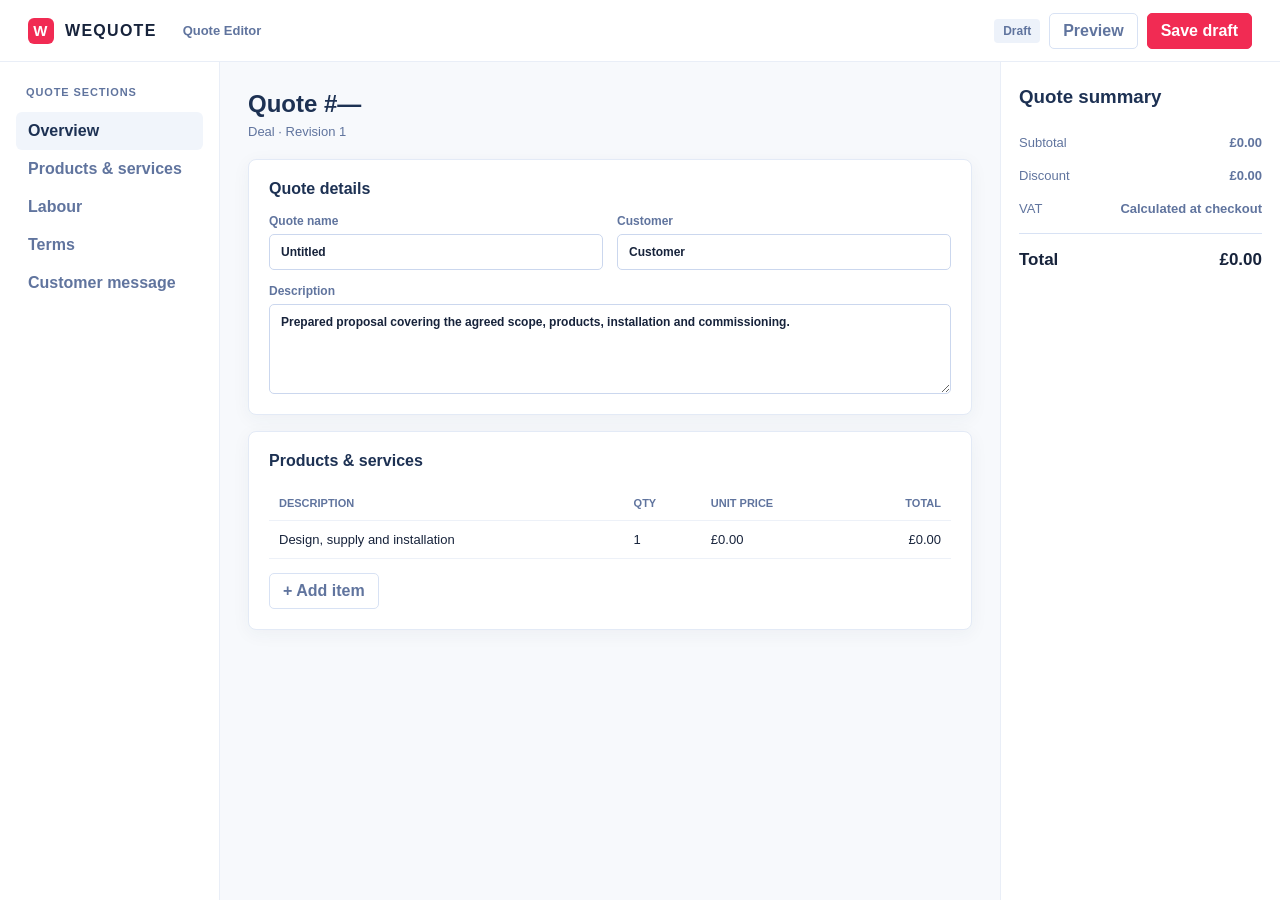
<file: quote-workspace.html>
<!DOCTYPE html>
<html lang="en">
<head>
  <meta charset="UTF-8">
  <meta name="viewport" content="width=device-width, initial-scale=1.0">
  <title>WeQuote Quote Workspace</title>
  <style>
    :root { --navy:#1d3153; --text:#17233b; --muted:#60749e; --line:#d8e2f4; --soft:#f5f8fd; --pink:#f12b53; --green:#148333; }
    * { box-sizing:border-box; }
    body { margin:0; font-family:Inter,Geist,-apple-system,BlinkMacSystemFont,"Segoe UI",sans-serif; color:var(--text); background:#f7f9fc; }
    button,input,textarea { font:inherit; }
    .topbar { height:62px; padding:0 28px; display:flex; align-items:center; justify-content:space-between; border-bottom:1px solid #e9eef7; background:#fff; }
    .brand { display:flex; align-items:center; gap:11px; font-weight:800; letter-spacing:.08em; }
    .mark { width:26px; height:26px; border-radius:6px; background:var(--pink); color:#fff; display:grid; place-items:center; font-size:15px; }
    .crumb { margin-left:26px; color:var(--muted); font-size:13px; font-weight:600; }
    .top-actions { display:flex; align-items:center; gap:9px; }
    .btn { min-height:34px; border:1px solid var(--line); border-radius:5px; padding:8px 13px; background:#fff; color:var(--muted); font-weight:700; cursor:pointer; }
    .btn.primary { border-color:var(--pink); background:var(--pink); color:#fff; }
    .status { padding:5px 9px; border-radius:4px; background:#edf2fa; color:var(--muted); font-size:12px; font-weight:700; }
    .editor-layout { min-height:calc(100vh - 62px); display:grid; grid-template-columns:220px minmax(0,1fr) 280px; }
    .side { padding:24px 16px; background:#fff; border-right:1px solid #e9eef7; }
    .side h3 { margin:0 10px 14px; color:var(--muted); font-size:11px; text-transform:uppercase; letter-spacing:.08em; }
    .nav-item { width:100%; border:0; border-radius:6px; padding:10px 12px; display:flex; align-items:center; gap:9px; background:transparent; color:var(--muted); font-weight:650; text-align:left; }
    .nav-item.active { background:#f1f5fb; color:var(--navy); }
    .main { padding:28px; }
    .page-title { display:flex; align-items:flex-start; justify-content:space-between; gap:20px; margin-bottom:20px; }
    h1 { margin:0 0 6px; font-size:24px; color:var(--navy); }
    .subtitle { color:var(--muted); font-size:13px; }
    .card { margin-bottom:16px; padding:20px; border:1px solid #e3eaf6; border-radius:8px; background:#fff; box-shadow:0 4px 18px rgba(35,51,82,.05); }
    .card h2 { margin:0 0 16px; font-size:16px; color:var(--navy); }
    .field-grid { display:grid; grid-template-columns:1fr 1fr; gap:14px; }
    label { display:flex; flex-direction:column; gap:6px; color:var(--muted); font-size:12px; font-weight:700; }
    input,textarea { width:100%; border:1px solid #cbd7ee; border-radius:5px; padding:10px 11px; color:var(--text); background:#fff; }
    textarea { min-height:90px; resize:vertical; }
    .lines { width:100%; border-collapse:collapse; }
    .lines th,.lines td { padding:11px 10px; border-bottom:1px solid #edf1f8; text-align:left; font-size:13px; }
    .lines th { color:var(--muted); font-size:11px; text-transform:uppercase; }
    .lines td:last-child,.lines th:last-child { text-align:right; }
    .summary { padding:24px 18px; border-left:1px solid #e9eef7; background:#fff; }
    .summary h3 { margin:0 0 18px; color:var(--navy); }
    .sum-row { display:flex; justify-content:space-between; padding:9px 0; color:var(--muted); font-size:13px; }
    .sum-row.total { margin-top:8px; padding-top:16px; border-top:1px solid var(--line); color:var(--text); font-size:17px; font-weight:800; }
    .saved { margin:0 0 16px; padding:10px 12px; border-radius:5px; background:#eaf8ef; color:var(--green); font-size:13px; font-weight:700; display:none; }
    .saved.show { display:block; }
    .proposal-wrap { max-width:920px; margin:30px auto; padding:0 24px 50px; }
    .proposal-sheet { min-height:1080px; padding:54px 58px; background:#fff; border:1px solid #e4eaf4; box-shadow:0 12px 35px rgba(34,49,82,.1); }
    .proposal-head { display:flex; justify-content:space-between; gap:30px; padding-bottom:30px; border-bottom:3px solid var(--pink); }
    .proposal-head h1 { font-size:30px; }
    .proposal-meta { text-align:right; color:var(--muted); font-size:13px; line-height:1.7; }
    .proposal-to { margin:36px 0; }
    .proposal-to span { color:var(--muted); font-size:12px; text-transform:uppercase; letter-spacing:.08em; }
    .proposal-to strong { display:block; margin-top:7px; font-size:20px; }
    .proposal-copy { color:#3f4f6b; line-height:1.7; }
    .proposal-total { margin-top:28px; margin-left:auto; width:310px; padding:20px; border-radius:7px; background:var(--soft); }
    .proposal-total .sum-row.total { margin-top:0; }
    body[data-mode="proposal"] .editor-only { display:none; }
    body[data-mode="editor"] .proposal-only { display:none; }
    @media (max-width:900px) { .editor-layout { grid-template-columns:180px 1fr; } .summary { grid-column:1/-1; border-left:0; border-top:1px solid #e9eef7; } }
    @media print { .topbar { display:none; } .proposal-wrap { margin:0; padding:0; max-width:none; } .proposal-sheet { border:0; box-shadow:none; } }
  </style>
</head>
<body>
  <header class="topbar">
    <div style="display:flex;align-items:center"><div class="brand"><span class="mark">W</span> WEQUOTE</div><span class="crumb" id="crumb"></span></div>
    <div class="top-actions editor-only"><span class="status" id="status"></span><button class="btn" id="previewButton">Preview</button><button class="btn primary" id="saveButton">Save draft</button></div>
    <div class="top-actions proposal-only"><button class="btn" onclick="window.close()">Close</button><button class="btn primary" onclick="window.print()">Print / Save PDF</button></div>
  </header>

  <div class="editor-layout editor-only">
    <aside class="side"><h3>Quote sections</h3><button class="nav-item active">Overview</button><button class="nav-item">Products &amp; services</button><button class="nav-item">Labour</button><button class="nav-item">Terms</button><button class="nav-item">Customer message</button></aside>
    <main class="main">
      <div class="saved" id="savedMessage">Draft saved in the Quote Editor demo.</div>
      <div class="page-title"><div><h1 id="editorTitle"></h1><div class="subtitle" id="editorSubtitle"></div></div></div>
      <section class="card"><h2>Quote details</h2><div class="field-grid"><label>Quote name<input id="quoteName"></label><label>Customer<input id="customer"></label></div><label style="margin-top:14px">Description<textarea>Prepared proposal covering the agreed scope, products, installation and commissioning.</textarea></label></section>
      <section class="card"><h2>Products &amp; services</h2><table class="lines"><thead><tr><th>Description</th><th>Qty</th><th>Unit price</th><th>Total</th></tr></thead><tbody><tr><td>Design, supply and installation</td><td>1</td><td id="unitPrice"></td><td id="lineTotal"></td></tr></tbody></table><button class="btn" style="margin-top:14px">+ Add item</button></section>
    </main>
    <aside class="summary"><h3>Quote summary</h3><div class="sum-row"><span>Subtotal</span><strong id="subtotal"></strong></div><div class="sum-row"><span>Discount</span><strong>£0.00</strong></div><div class="sum-row"><span>VAT</span><strong>Calculated at checkout</strong></div><div class="sum-row total"><span>Total</span><strong id="editorTotal"></strong></div></aside>
  </div>

  <main class="proposal-wrap proposal-only">
    <article class="proposal-sheet">
      <header class="proposal-head"><div><div class="brand"><span class="mark">W</span> WEQUOTE</div><h1 style="margin-top:28px">Proposal</h1></div><div class="proposal-meta"><strong id="proposalRef"></strong><br><span id="proposalStatus"></span><br><span>Prepared 19 Aug 2026</span></div></header>
      <section class="proposal-to"><span>Prepared for</span><strong id="proposalCustomer"></strong><div class="subtitle" id="proposalDeal"></div></section>
      <p class="proposal-copy">Thank you for the opportunity to prepare this proposal. The following scope reflects the requirements discussed and provides a clear basis for the next stage of the project.</p>
      <section class="card" style="margin-top:28px;box-shadow:none"><h2 id="proposalName"></h2><table class="lines"><thead><tr><th>Description</th><th>Qty</th><th>Total</th></tr></thead><tbody><tr><td>Design, supply and installation</td><td>1</td><td id="proposalLineTotal"></td></tr></tbody></table></section>
      <div class="proposal-total"><div class="sum-row"><span>Subtotal</span><strong id="proposalSubtotal"></strong></div><div class="sum-row total"><span>Proposal total</span><strong id="proposalTotal"></strong></div></div>
    </article>
  </main>

  <script>
    const params = new URLSearchParams(location.search);
    const mode = params.get('mode') === 'proposal' ? 'proposal' : 'editor';
    const deal = params.get('deal') || 'Deal';
    const contact = params.get('contact') || 'Customer';
    const quote = params.get('quote') || '—';
    const revision = params.get('revision') || '1';
    const name = params.get('name') || 'Untitled';
    const value = Number(params.get('value') || 0);
    const status = params.get('status') || 'Draft';
    const money = new Intl.NumberFormat('en-GB',{style:'currency',currency:'GBP'}).format(value);
    document.body.dataset.mode = mode;
    document.title = (mode === 'proposal' ? 'Proposal' : 'Quote Editor') + ' #' + quote + ' · WeQuote';
    document.getElementById('crumb').textContent = mode === 'proposal' ? 'Proposal preview' : 'Quote Editor';
    document.getElementById('status').textContent = status;
    document.getElementById('editorTitle').textContent = 'Quote #' + quote;
    document.getElementById('editorSubtitle').textContent = deal + ' · Revision ' + revision;
    document.getElementById('quoteName').value = name;
    document.getElementById('customer').value = contact;
    ['unitPrice','lineTotal','subtotal','editorTotal','proposalLineTotal','proposalSubtotal','proposalTotal'].forEach(id => document.getElementById(id).textContent = money);
    document.getElementById('proposalRef').textContent = 'Quote #' + quote + ' · Revision ' + revision;
    document.getElementById('proposalStatus').textContent = status;
    document.getElementById('proposalCustomer').textContent = contact;
    document.getElementById('proposalDeal').textContent = deal;
    document.getElementById('proposalName').textContent = name;
    document.getElementById('previewButton').onclick = () => {
      const previewParams = new URLSearchParams(params);
      previewParams.set('mode', 'proposal');
      window.open(location.pathname + '?' + previewParams.toString(), '_blank', 'noopener');
    };
    document.getElementById('saveButton').onclick = () => { const message = document.getElementById('savedMessage'); message.classList.add('show'); setTimeout(() => message.classList.remove('show'), 2600); };
  </script>
</body>
</html>
</file>
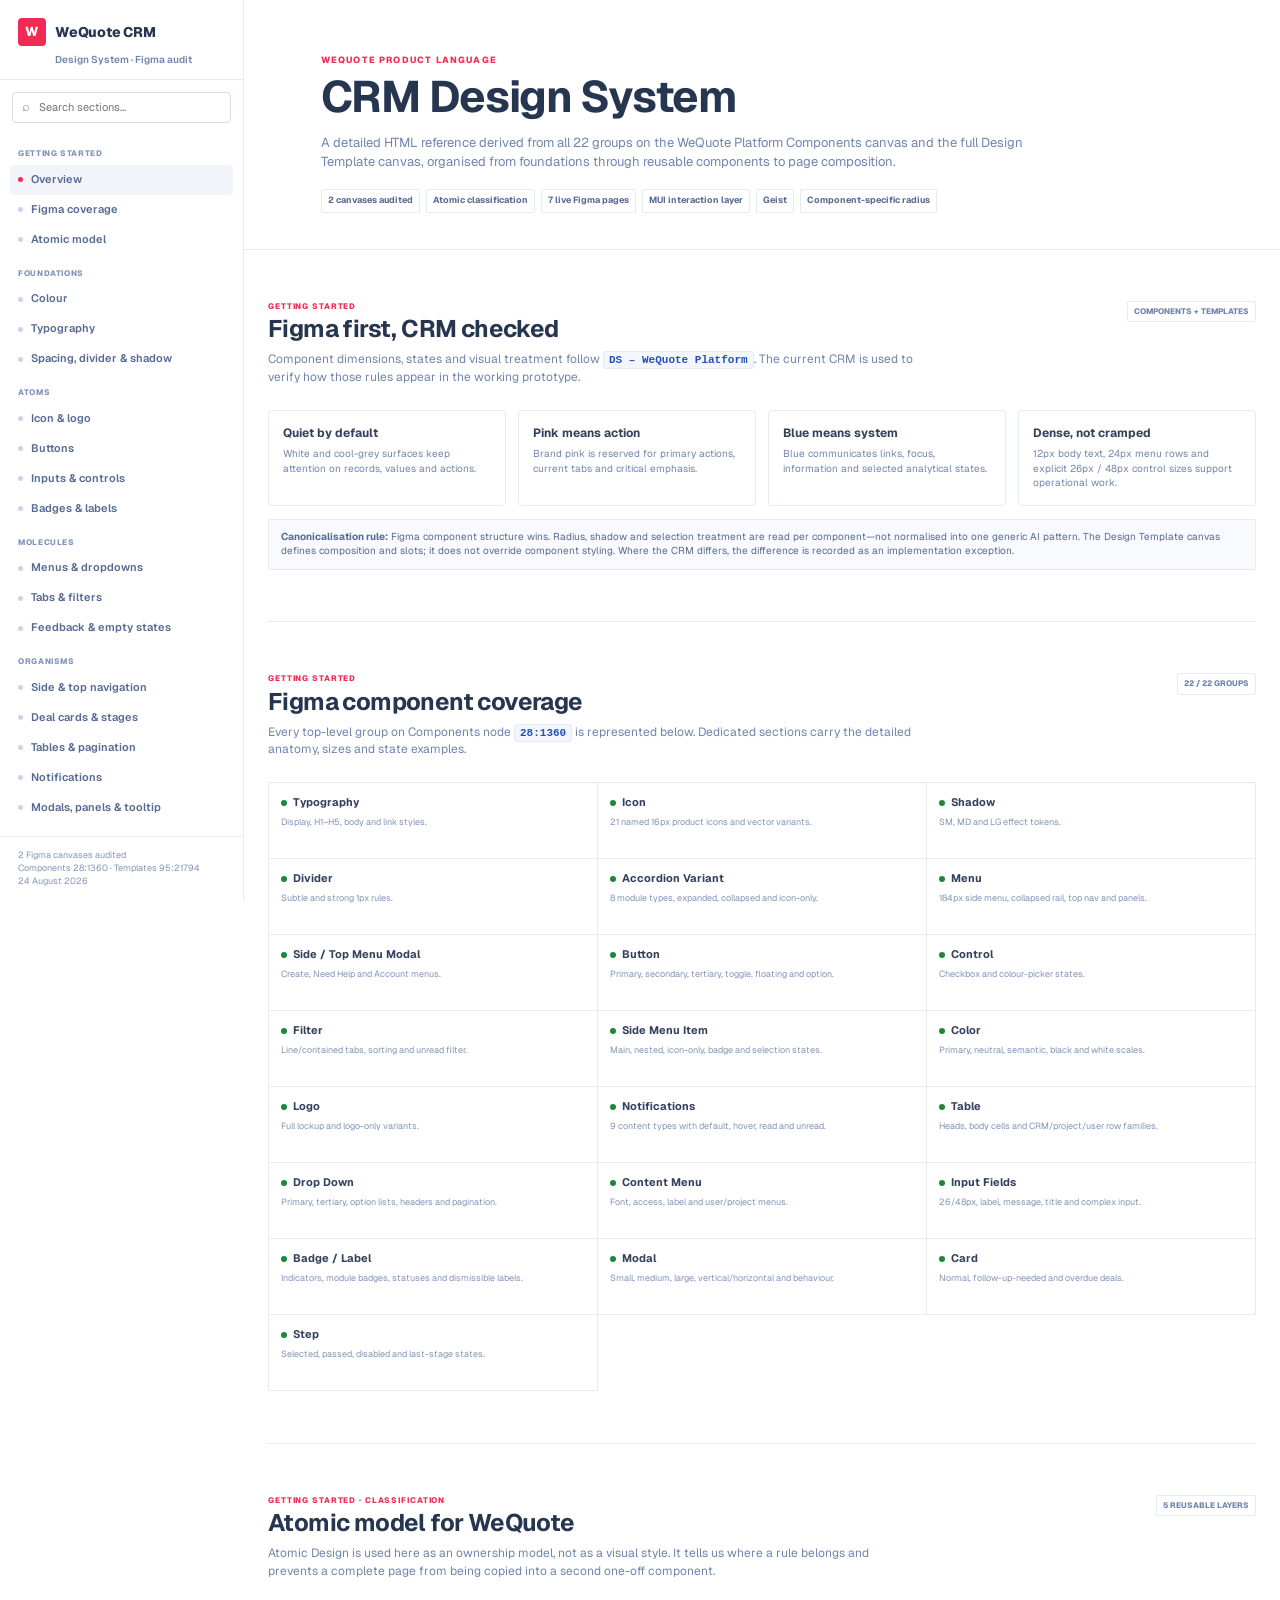
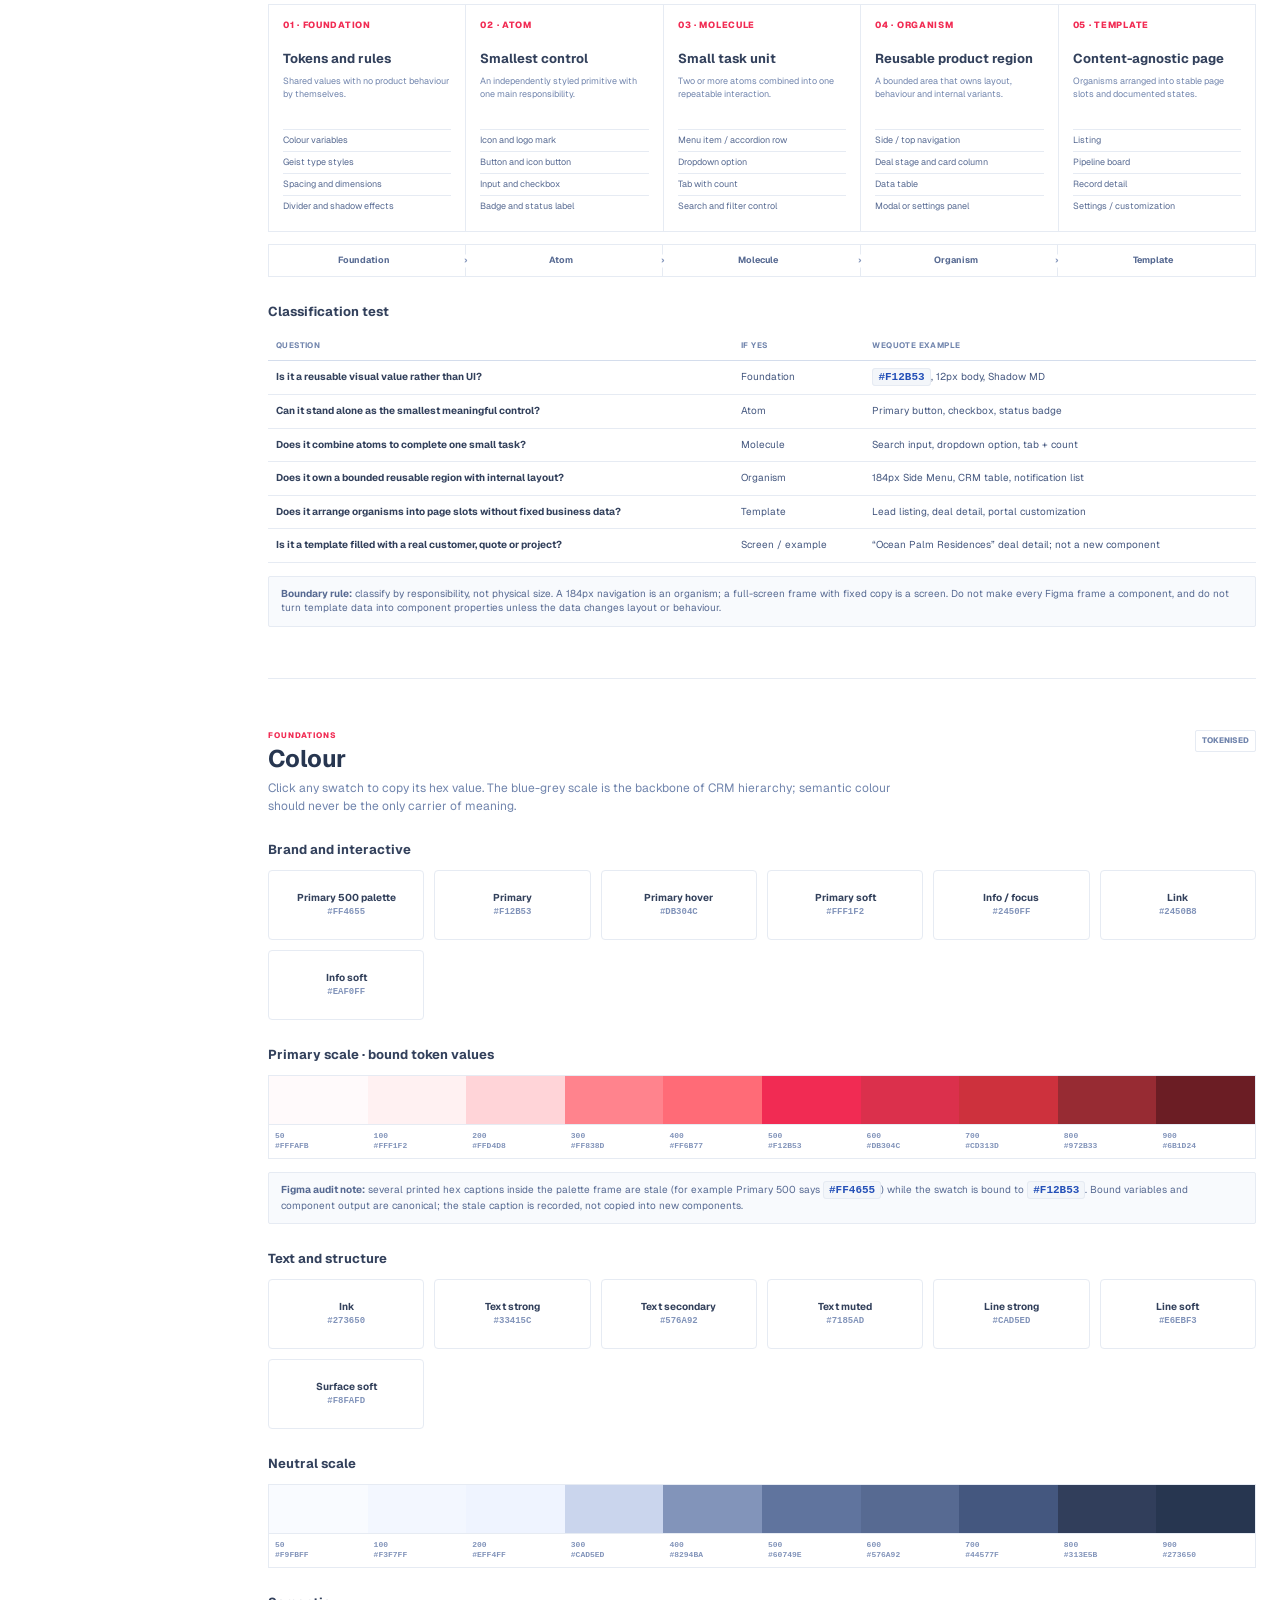
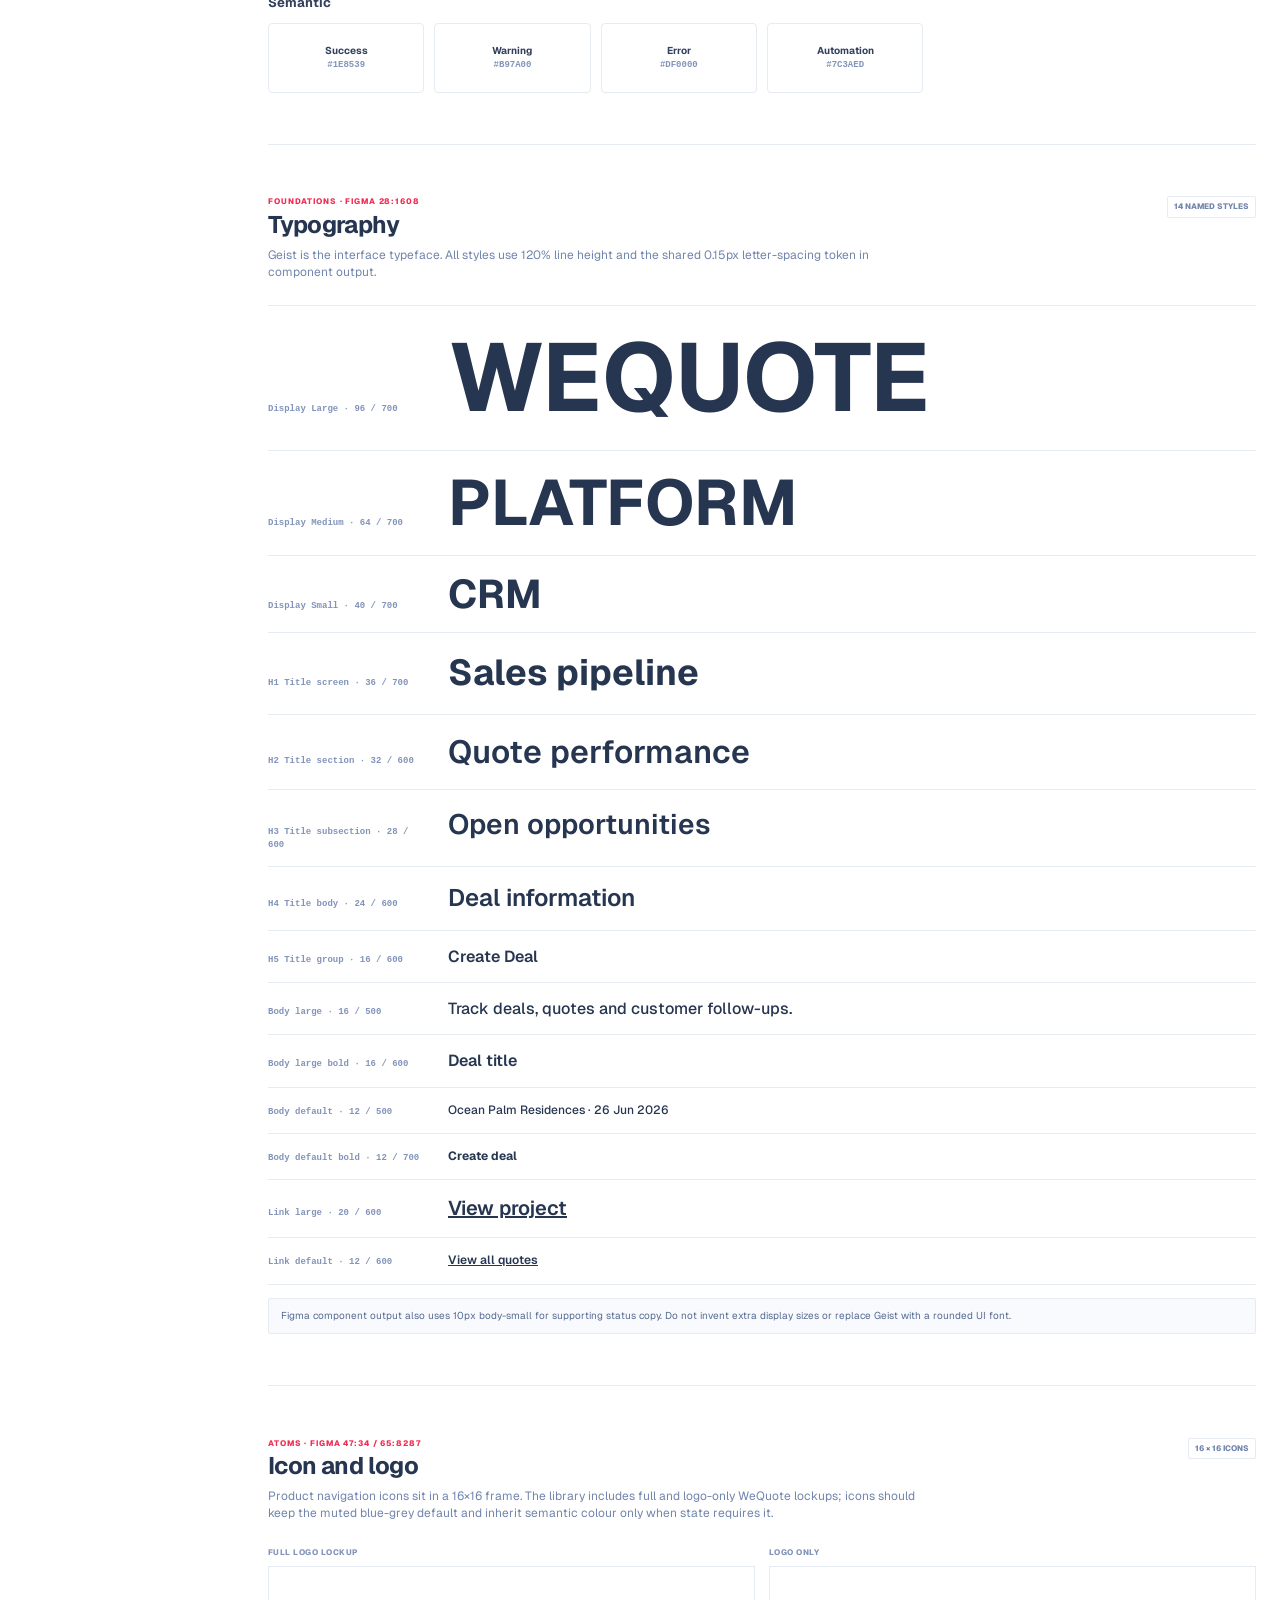
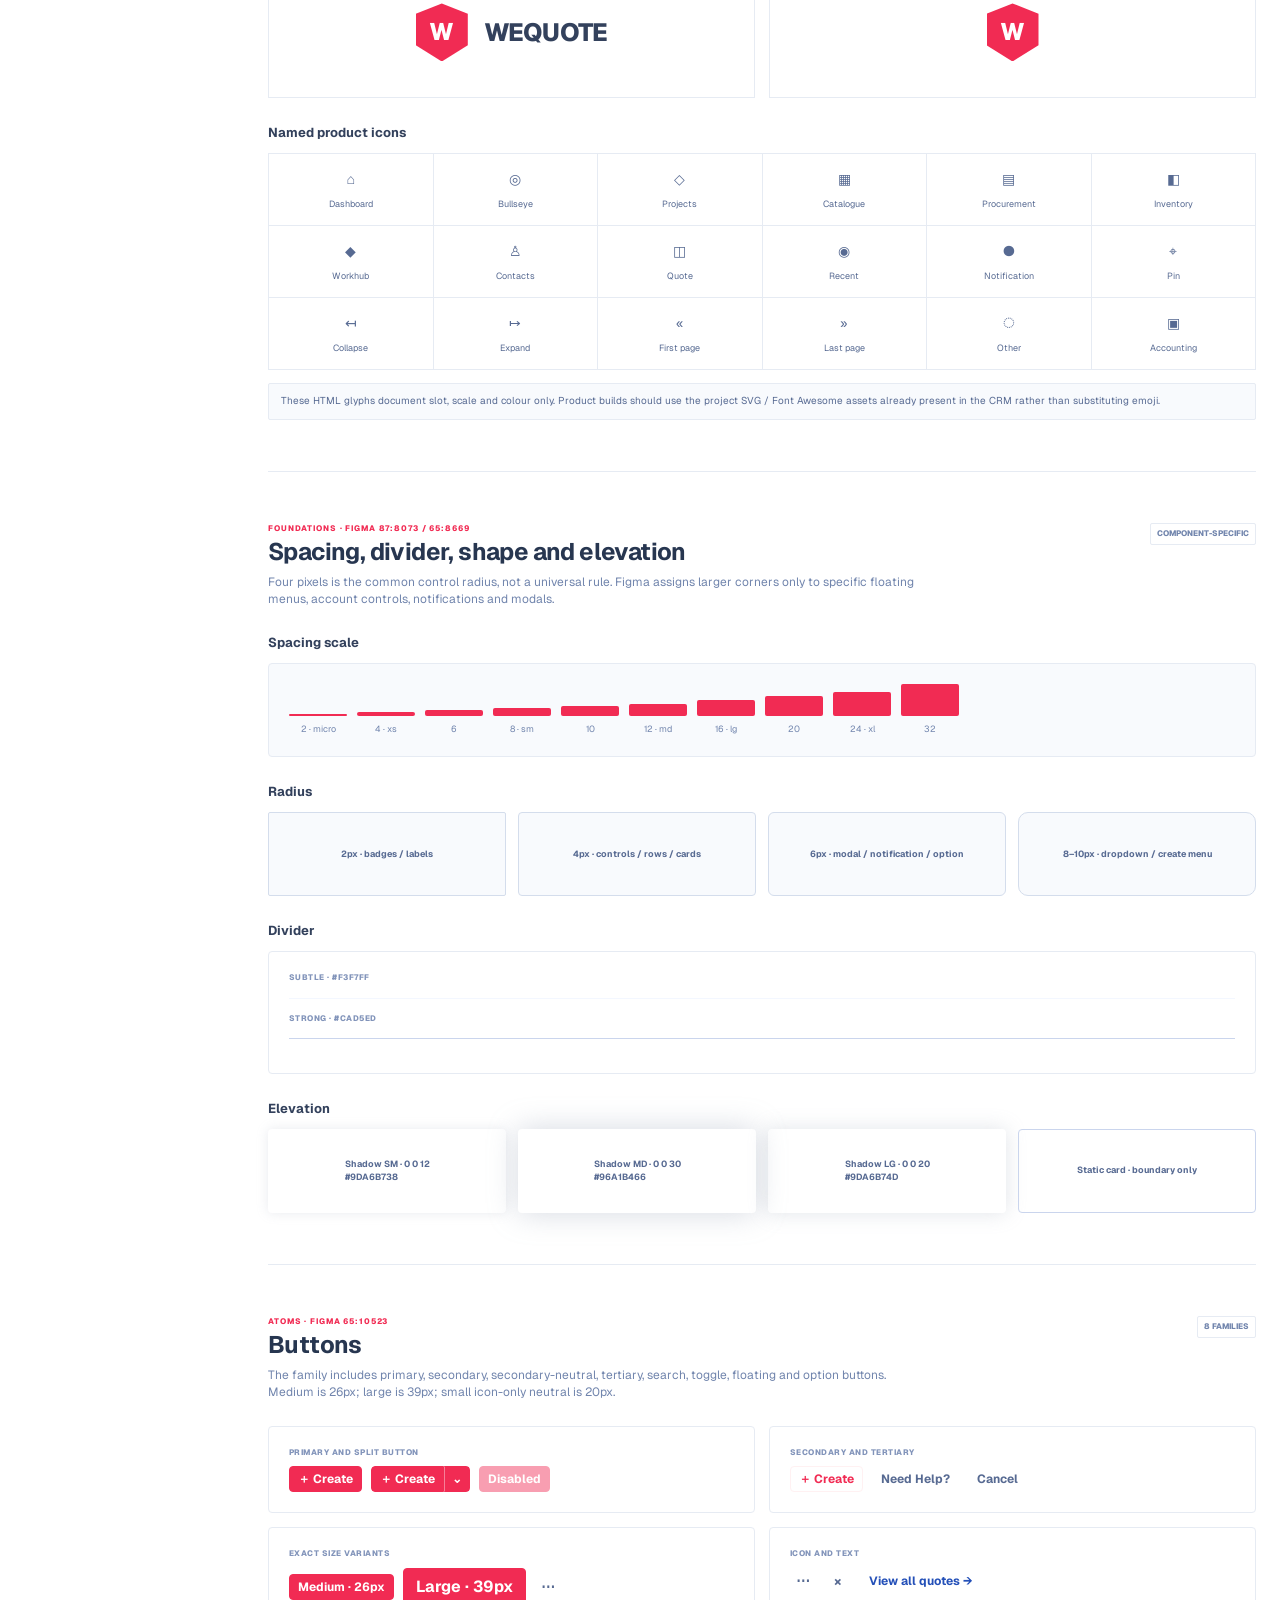
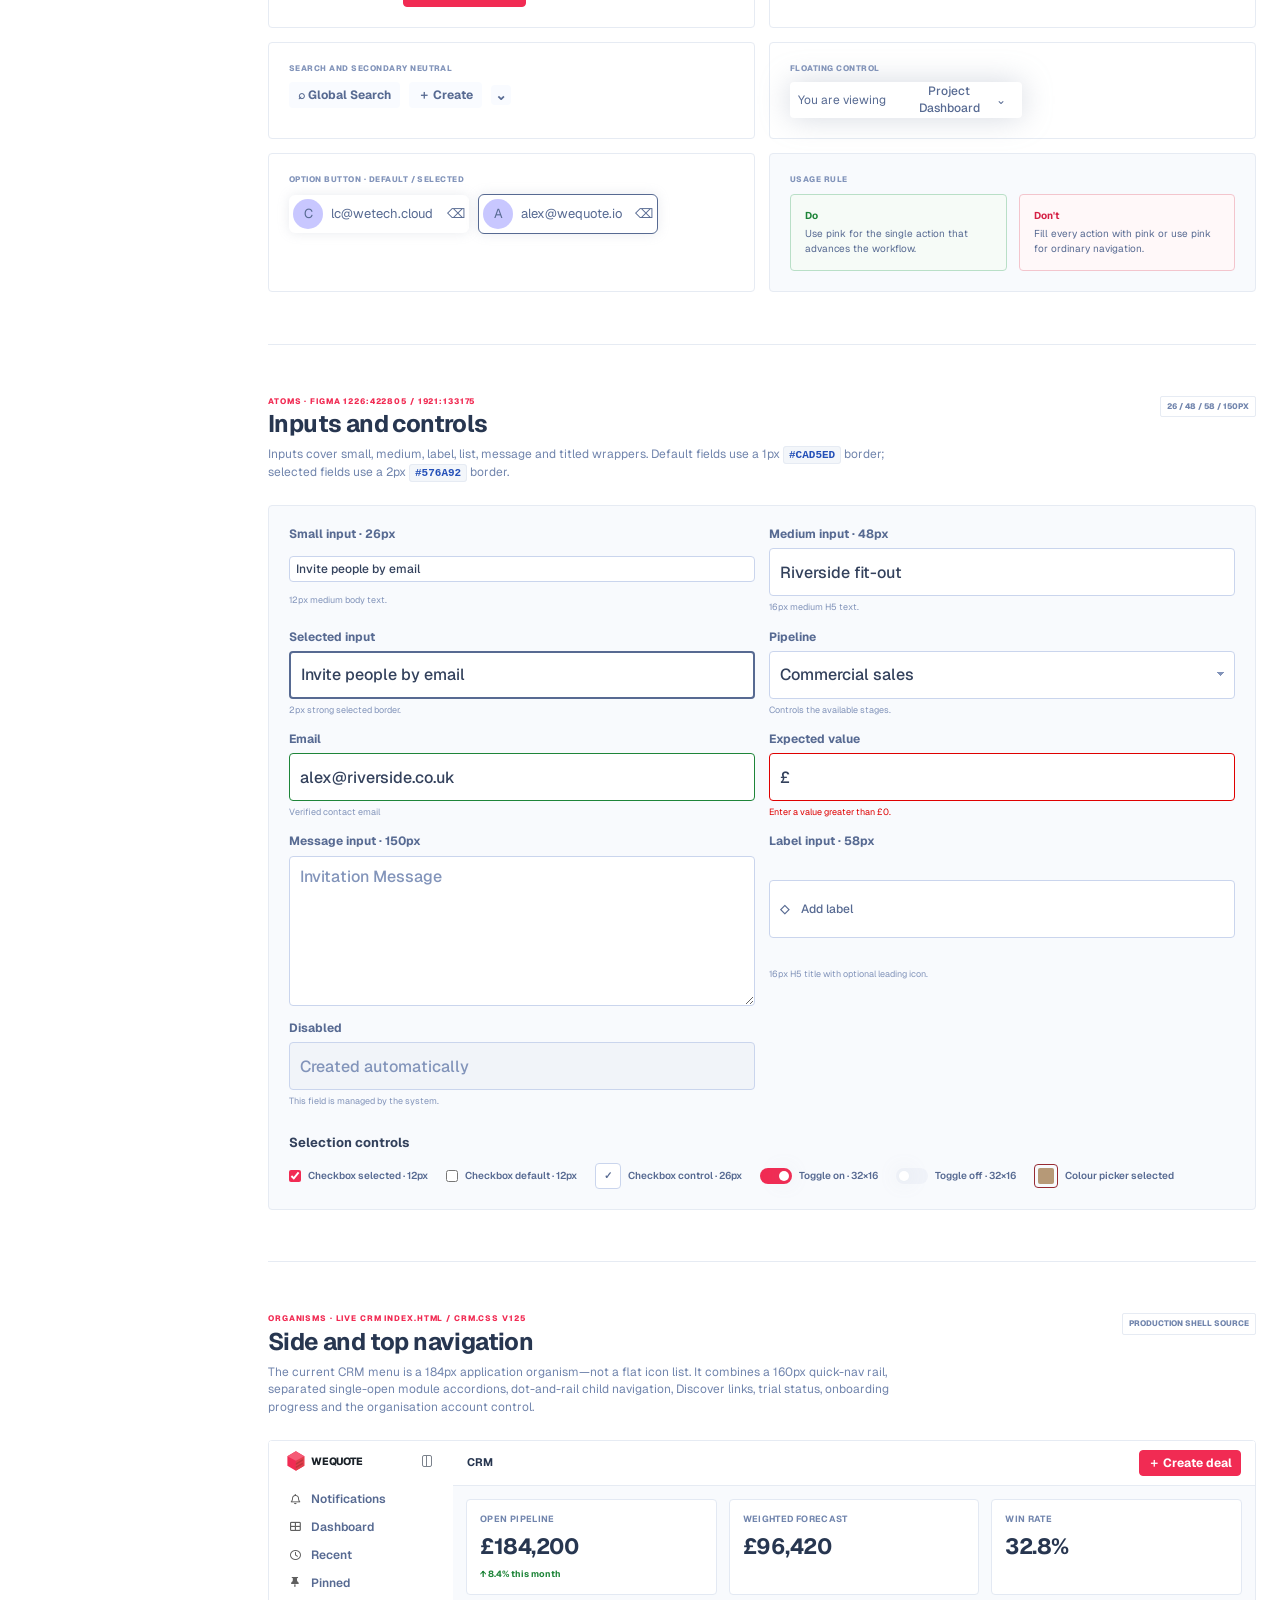
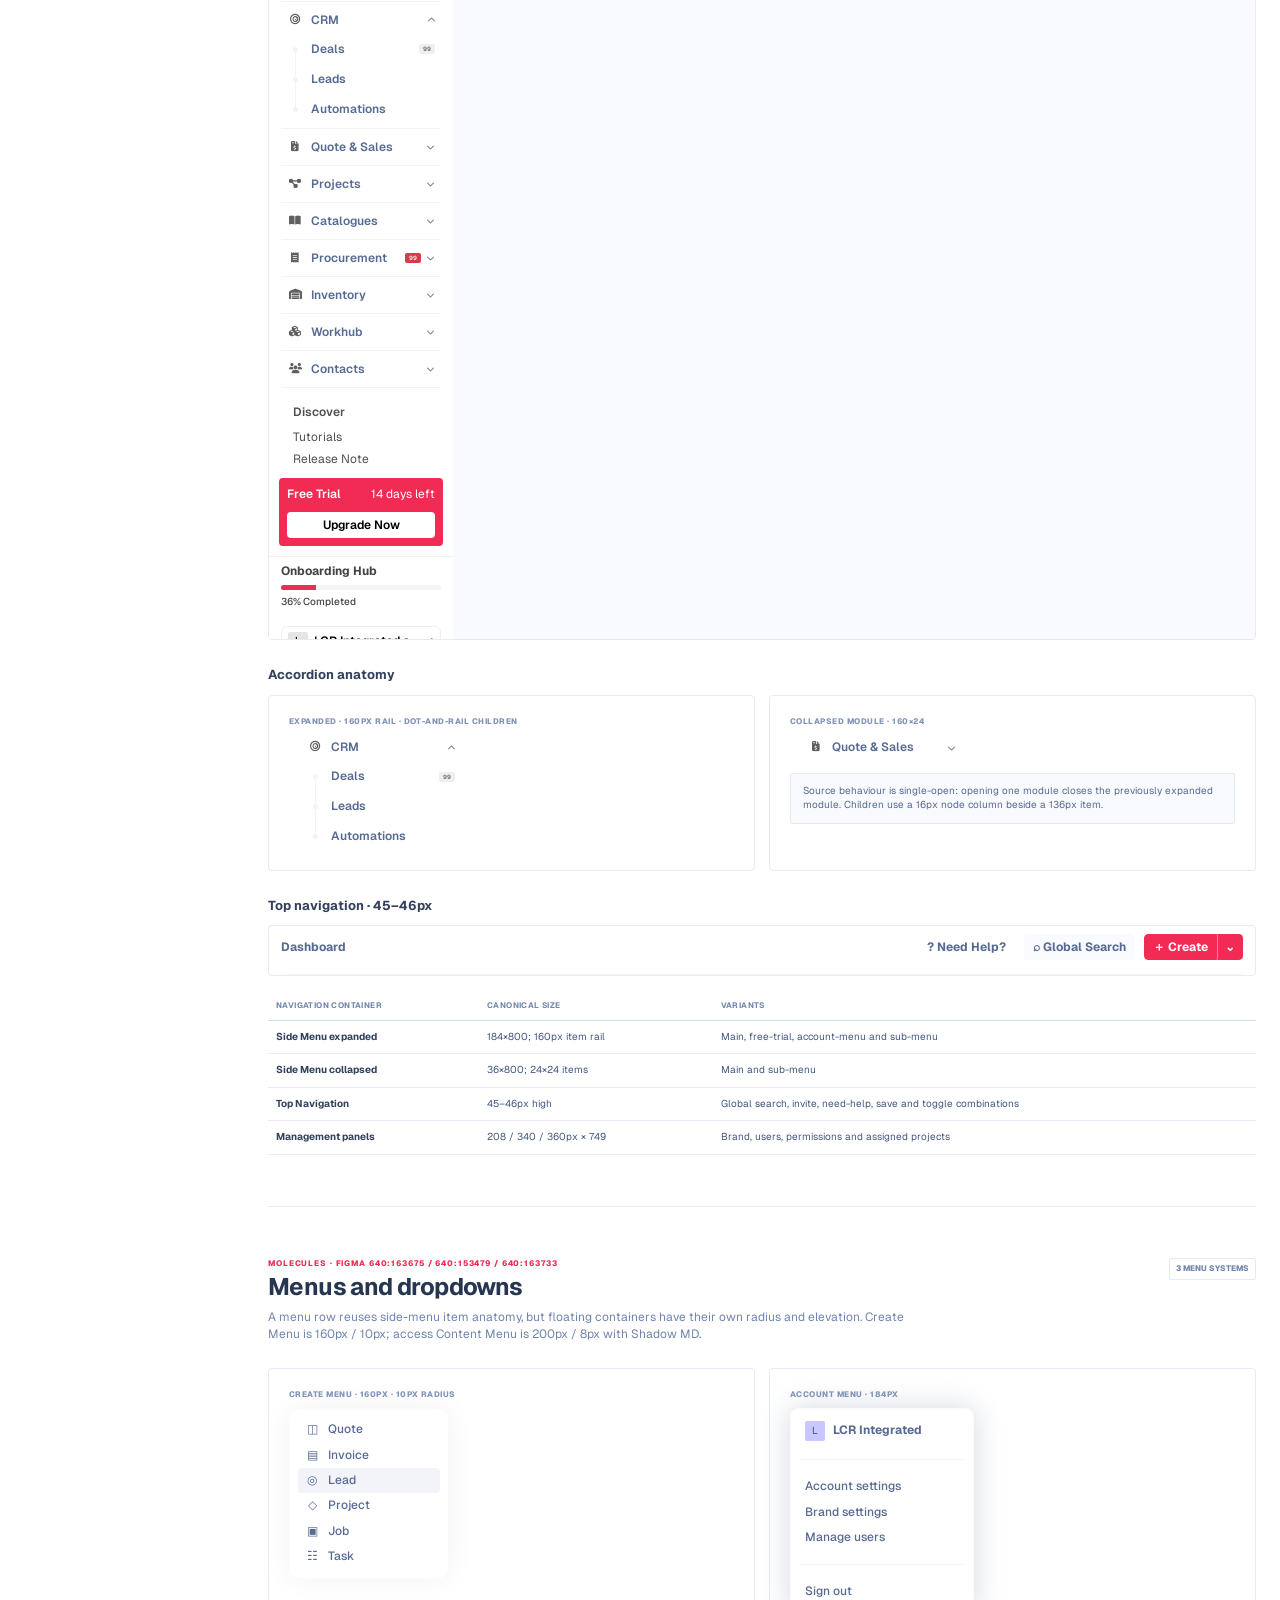
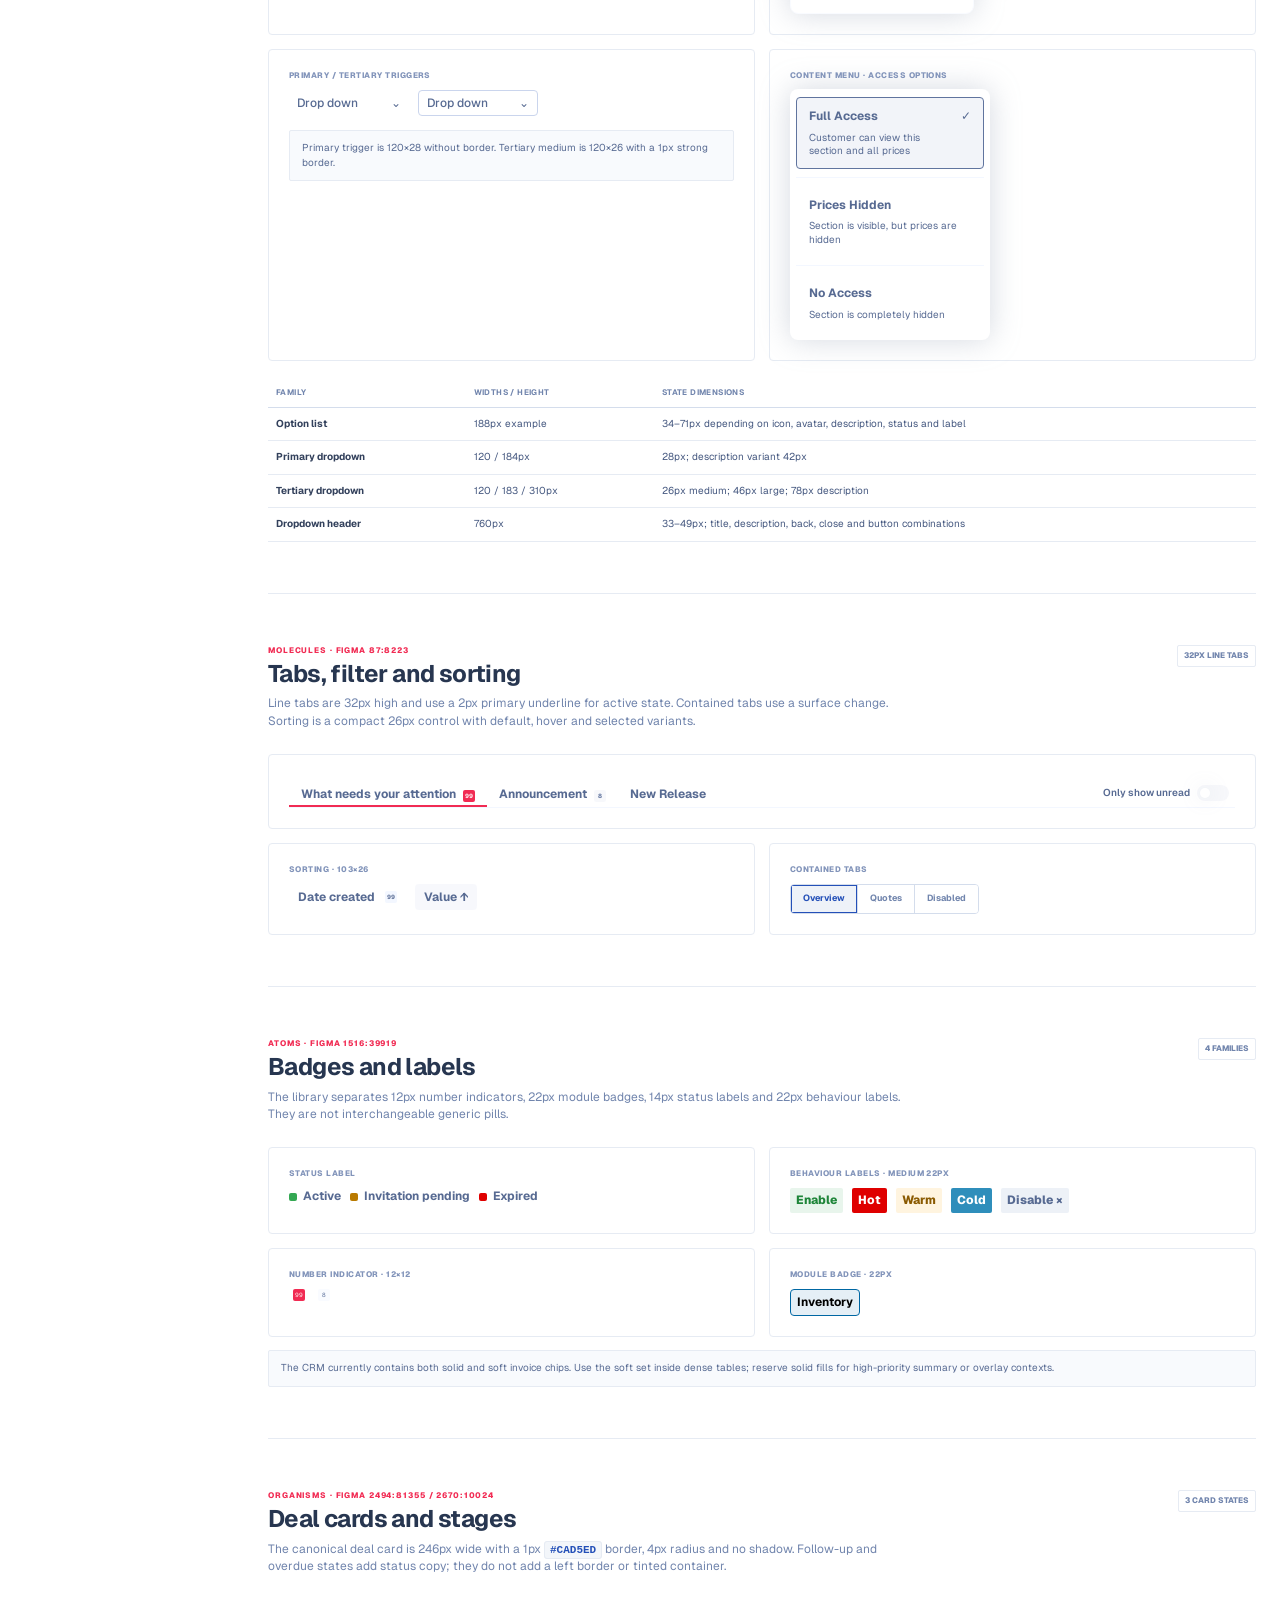
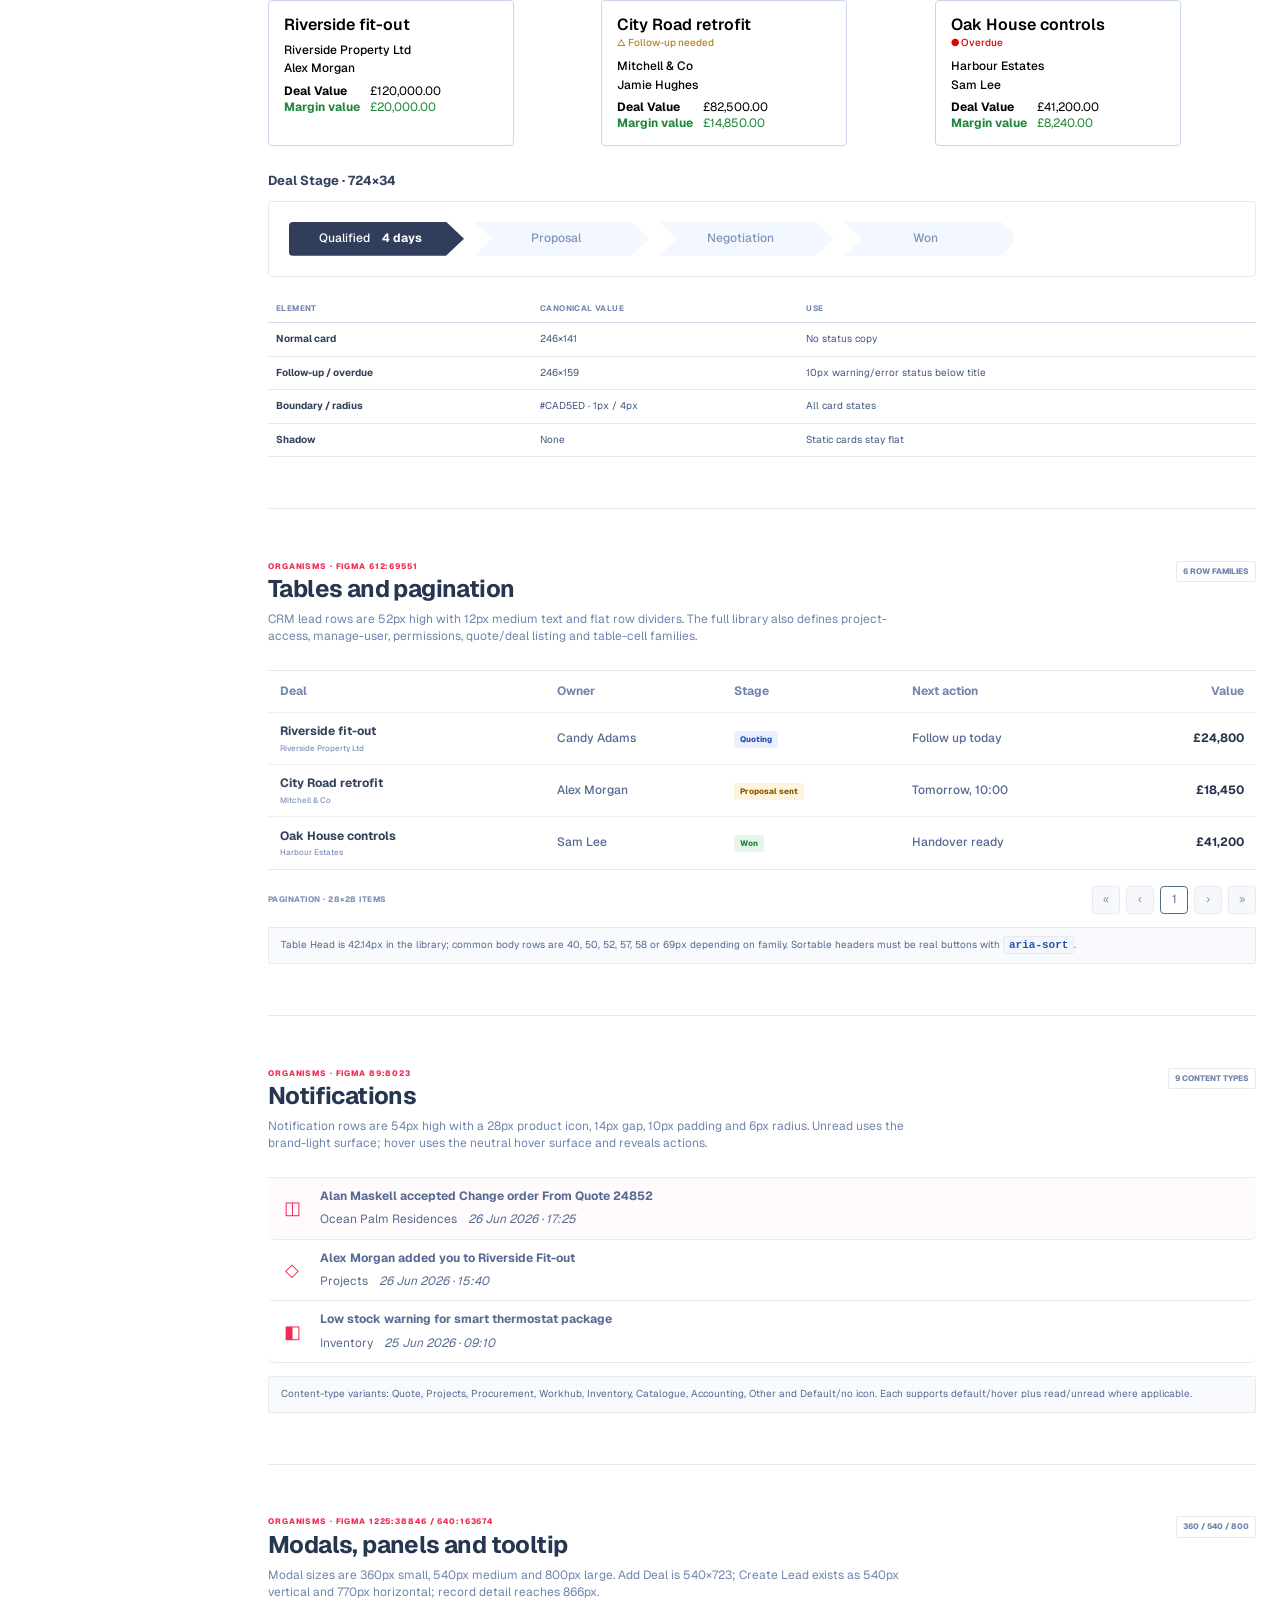
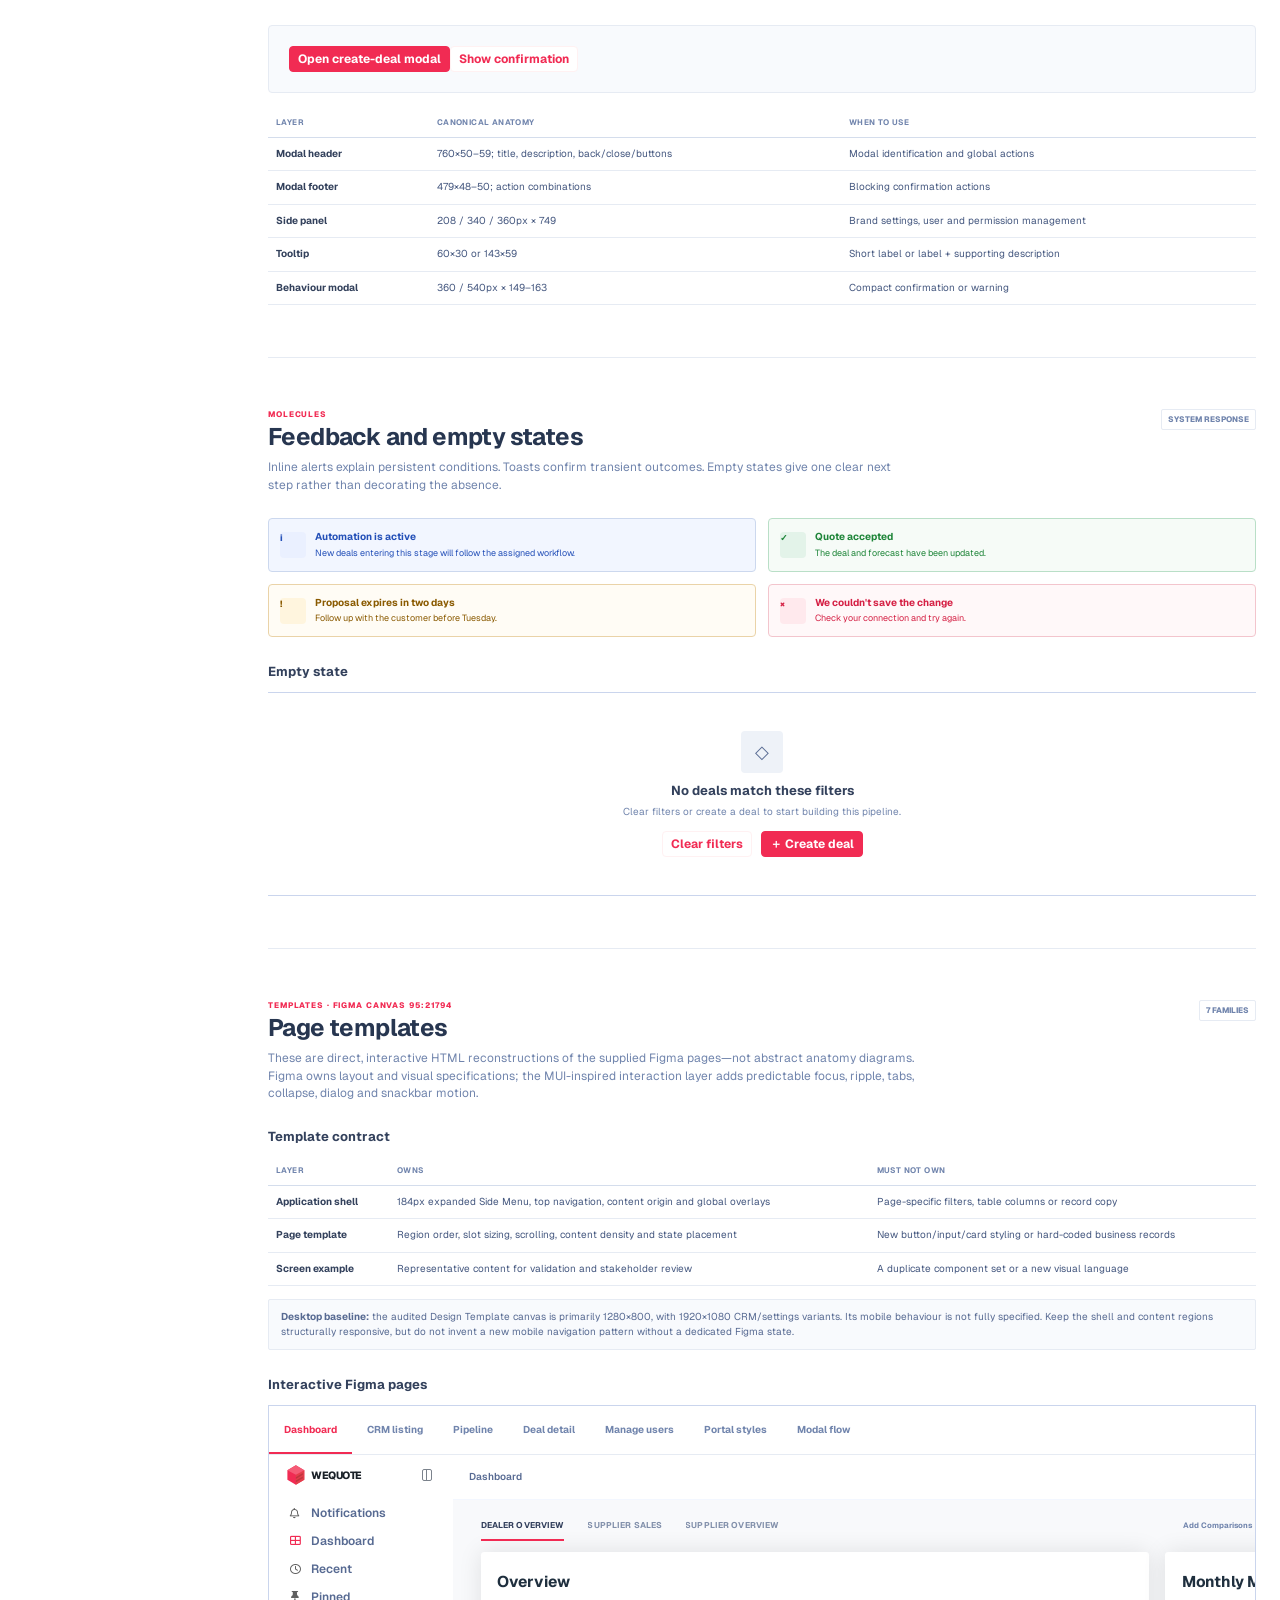
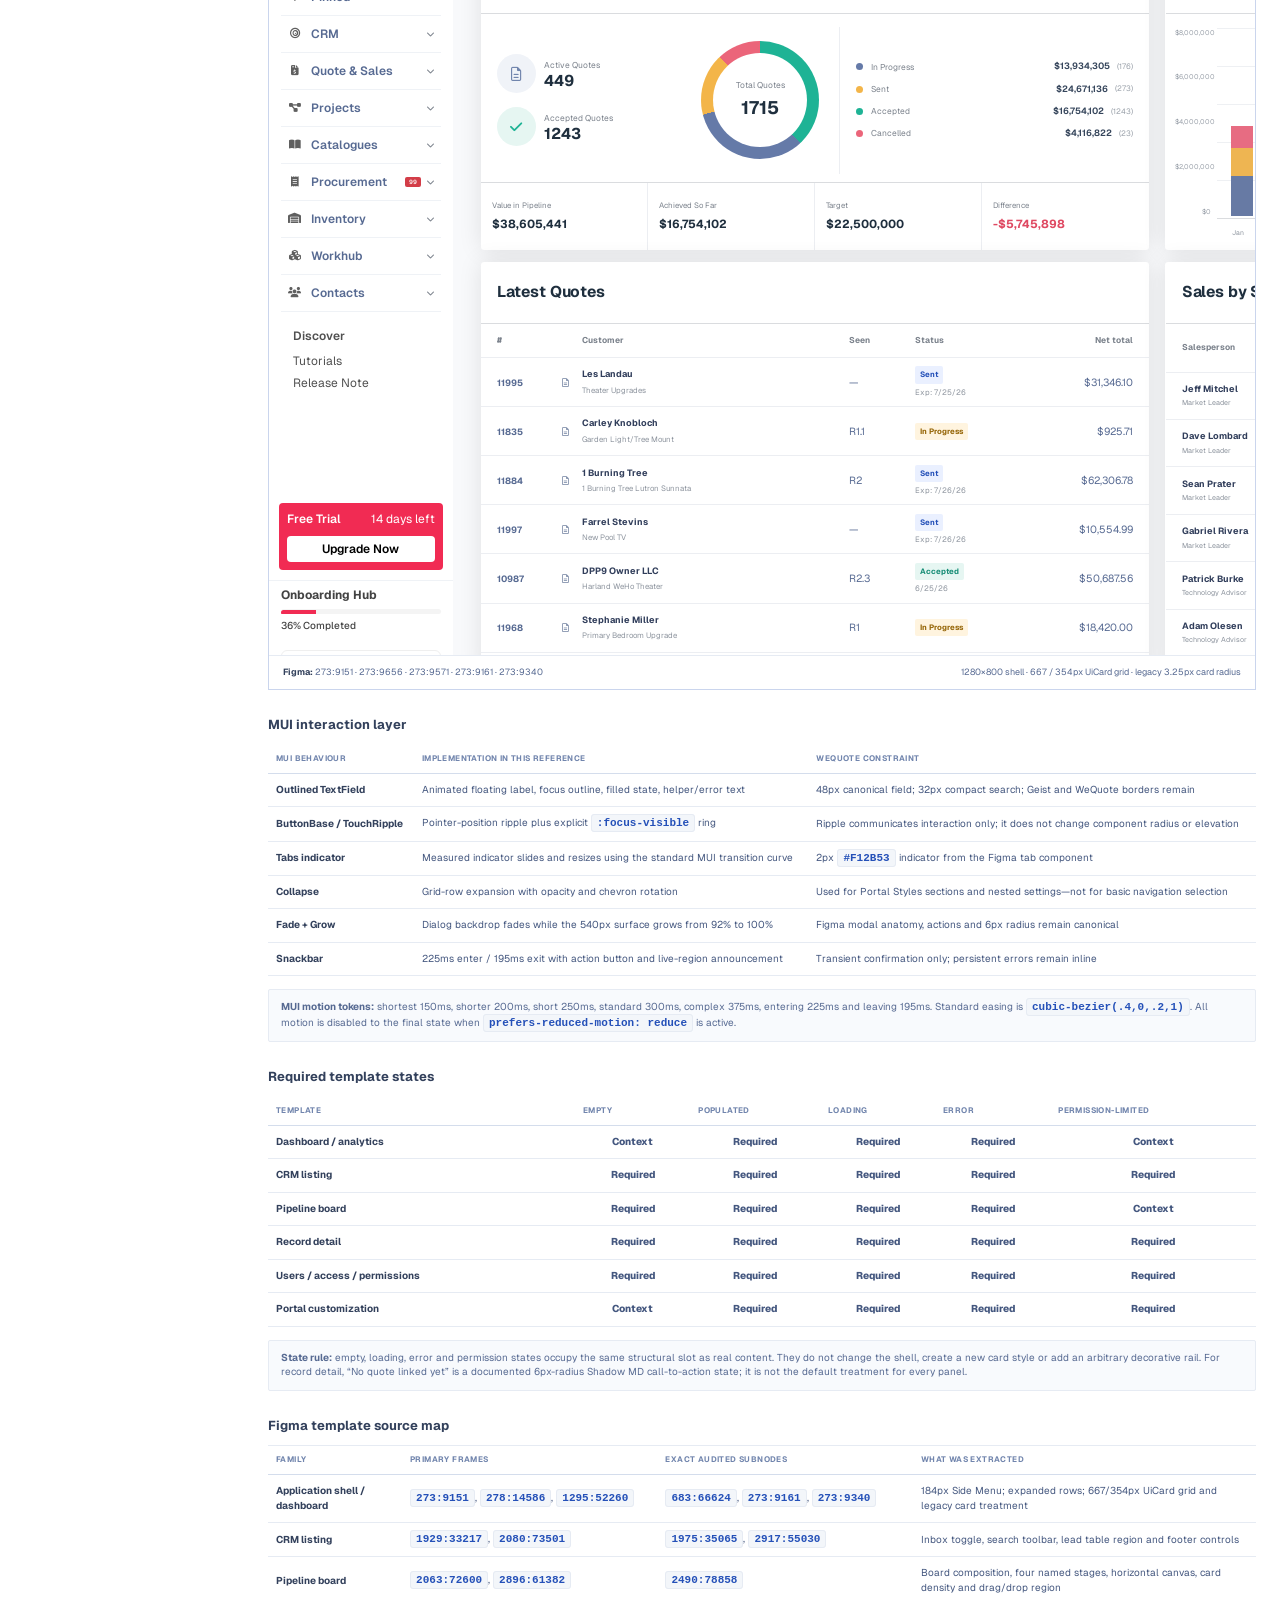
<file: docs/WeQuote-CRM-Design-System.html>
<!doctype html>
<html lang="en">
<head>
  <meta charset="utf-8">
  <meta name="viewport" content="width=device-width,initial-scale=1">
  <title>WeQuote CRM Design System</title>
  <link rel="preconnect" href="https://fonts.googleapis.com">
  <link rel="preconnect" href="https://fonts.gstatic.com" crossorigin>
  <link href="https://fonts.googleapis.com/css2?family=Geist:wght@400;500;600;700;800&amp;display=swap" rel="stylesheet">
  <link rel="stylesheet" href="https://cdnjs.cloudflare.com/ajax/libs/font-awesome/6.5.2/css/all.min.css">
  <style>
    :root {
      --wq-primary: #f12b53;
      --wq-primary-hover: #db304c;
      --wq-primary-active: #c91f43;
      --wq-primary-soft: #fff1f2;
      --wq-info: #2450ff;
      --wq-info-dark: #2450b8;
      --wq-info-soft: #eaf0ff;
      --wq-success: #1e8539;
      --wq-success-soft: #e8f5ec;
      --wq-warning: #b97a00;
      --wq-warning-soft: #fff4df;
      --wq-error: #df0000;
      --wq-error-dark: #d52145;
      --wq-error-soft: #fff2f2;
      --wq-purple: #7c3aed;
      --wq-purple-soft: #f2ecff;
      --wq-ink: #273650;
      --wq-text-strong: #33415c;
      --wq-text: #44577f;
      --wq-text-secondary: #576a92;
      --wq-text-muted: #7185ad;
      --wq-text-subtle: #8294ba;
      --wq-line-strong: #cad5ed;
      --wq-line: #d4ddec;
      --wq-line-soft: #e6ebf3;
      --wq-surface-soft: #f8fafd;
      --wq-surface-hover: rgba(151,169,208,.08);
      --wq-surface-selected: rgba(151,169,208,.13);
      --wq-surface-brand-light: #fffafb;
      --wq-white: #fff;
      --wq-shadow-card: none;
      --wq-shadow-sm: 0 0 12px rgba(157,166,183,.22);
      --wq-shadow-md: 0 0 30px rgba(150,161,180,.4);
      --wq-shadow-lg: 0 0 20px rgba(157,166,183,.3);
      --wq-shadow-float: var(--wq-shadow-md);
      --wq-focus: 0 0 0 2px rgba(87,106,146,.22);
      --wq-r2: 2px;
      --wq-r4: 4px;
      --wq-r6: 6px;
      --wq-r8: 8px;
      --mui-duration-shortest: 150ms;
      --mui-duration-shorter: 200ms;
      --mui-duration-short: 250ms;
      --mui-duration-standard: 300ms;
      --mui-duration-complex: 375ms;
      --mui-duration-enter: 225ms;
      --mui-duration-exit: 195ms;
      --mui-ease-in-out: cubic-bezier(.4,0,.2,1);
      --mui-ease-out: cubic-bezier(0,0,.2,1);
      --mui-ease-in: cubic-bezier(.4,0,1,1);
      --mui-sharp: cubic-bezier(.4,0,.6,1);
      --doc-sidebar: 244px;
    }

    * { box-sizing: border-box; }
    html { scroll-behavior: smooth; }
    body {
      margin: 0;
      color: var(--wq-ink);
      background: #fff;
      font: 400 13px/1.45 Geist, -apple-system, BlinkMacSystemFont, "Segoe UI", sans-serif;
      -webkit-font-smoothing: antialiased;
    }
    button, input, select, textarea { font: inherit; }
    button { -webkit-tap-highlight-color: transparent; }
    a { color: inherit; }
    code {
      padding: 2px 5px;
      border: 1px solid var(--wq-line-soft);
      border-radius: 3px;
      background: #f3f6fa;
      color: var(--wq-info-dark);
      font: 600 11px/1.4 ui-monospace, SFMono-Regular, Menlo, monospace;
    }

    .mobile-menu {
      display: none;
      position: fixed;
      top: 12px;
      left: 12px;
      z-index: 80;
      width: 34px;
      height: 34px;
      border: 1px solid var(--wq-line);
      border-radius: var(--wq-r4);
      background: #fff;
      color: var(--wq-text-secondary);
      box-shadow: none;
      cursor: pointer;
    }
    .doc-sidebar {
      position: fixed;
      inset: 0 auto 0 0;
      z-index: 70;
      width: var(--doc-sidebar);
      display: flex;
      flex-direction: column;
      border-right: 1px solid var(--wq-line-soft);
      background: #fff;
      box-shadow: none;
    }
    .brand {
      min-height: 80px;
      padding: 18px 18px 14px;
      border-bottom: 1px solid var(--wq-line-soft);
    }
    .brand-lockup { display: flex; align-items: center; gap: 9px; }
    .brand-mark {
      width: 28px;
      height: 28px;
      display: grid;
      place-items: center;
      border-radius: 4px;
      background: var(--wq-primary);
      color: #fff;
      font-weight: 800;
      letter-spacing: -.7px;
    }
    .brand-name { font-size: 14px; font-weight: 800; letter-spacing: -.2px; }
    .brand-sub { margin: 7px 0 0 37px; color: var(--wq-text-muted); font-size: 10px; font-weight: 600; }
    .nav-search { padding: 12px; }
    .nav-search label {
      height: 31px;
      display: flex;
      align-items: center;
      gap: 7px;
      padding: 0 9px;
      border: 1px solid var(--wq-line);
      border-radius: var(--wq-r4);
      color: var(--wq-text-muted);
      background: #fff;
    }
    .nav-search label:focus-within { border-color: var(--wq-text-secondary); box-shadow: 0 0 0 2px rgba(96,116,158,.12); }
    .nav-search input { width: 100%; border: 0; outline: 0; color: var(--wq-text-strong); font-size: 11px; }
    .doc-nav { padding: 0 10px 24px; overflow: auto; }
    .nav-group {
      padding: 13px 8px 5px;
      color: var(--wq-text-subtle);
      font-size: 8px;
      font-weight: 800;
      letter-spacing: .08em;
      text-transform: uppercase;
    }
    .doc-nav a {
      min-height: 30px;
      display: flex;
      align-items: center;
      gap: 8px;
      padding: 6px 8px;
      border-radius: var(--wq-r4);
      color: var(--wq-text-secondary);
      font-size: 11px;
      font-weight: 600;
      text-decoration: none;
    }
    .doc-nav a::before { content: ""; width: 5px; height: 5px; border-radius: 50%; background: var(--wq-line-strong); }
    .doc-nav a:hover { background: var(--wq-surface-soft); color: var(--wq-text-strong); }
    .doc-nav a.active { background: var(--wq-surface-selected); color: var(--wq-text-secondary); }
    .doc-nav a.active::before { background: var(--wq-primary); }
    .doc-nav a.is-hidden, .nav-group.is-hidden { display: none; }
    .source-stamp { margin-top: auto; padding: 12px 18px; border-top: 1px solid var(--wq-line-soft); color: var(--wq-text-subtle); font-size: 9px; line-height: 1.45; }

    .doc-main { margin-left: var(--doc-sidebar); }
    .hero {
      min-height: 228px;
      display: flex;
      align-items: flex-end;
      padding: 54px clamp(28px,6vw,82px) 36px;
      border-bottom: 1px solid var(--wq-line-soft);
      color: var(--wq-ink);
      background: #fff;
    }
    .hero-inner { width: min(920px,100%); }
    .eyebrow { margin-bottom: 7px; color: var(--wq-primary); font-size: 9px; font-weight: 800; letter-spacing: .13em; text-transform: uppercase; }
    .hero h1 { margin: 0; font-size: clamp(30px,4vw,44px); line-height: 1.04; letter-spacing: -1.3px; }
    .hero p { max-width: 720px; margin: 14px 0 0; color: var(--wq-text-muted); font-size: 13px; }
    .hero-meta { display: flex; flex-wrap: wrap; gap: 6px; margin-top: 18px; }
    .hero-chip { padding: 4px 6px; border: 1px solid var(--wq-line-soft); border-radius: 2px; background: #fff; color: var(--wq-text-secondary); font-size: 9px; font-weight: 700; }

    .content { width: min(1120px,calc(100% - 48px)); margin: 0 auto; padding: 0 0 90px; }
    .section {
      scroll-margin-top: 18px;
      margin: 0;
      padding: clamp(34px,4vw,52px) 0;
      border: 0;
      border-bottom: 1px solid var(--wq-line-soft);
      border-radius: 0;
      background: #fff;
      box-shadow: none;
    }
    .section-head { display: flex; justify-content: space-between; align-items: flex-start; gap: 24px; margin-bottom: 24px; }
    .section-kicker { margin-bottom: 4px; color: var(--wq-primary); font-size: 8px; font-weight: 800; letter-spacing: .11em; text-transform: uppercase; }
    .section h2 { margin: 0; color: var(--wq-ink); font-size: 24px; line-height: 1.12; letter-spacing: -.6px; }
    .section-lede { max-width: 650px; margin: 8px 0 0; color: var(--wq-text-muted); font-size: 12px; }
    .section-tag { flex: 0 0 auto; padding: 4px 6px; border: 1px solid var(--wq-line-soft); border-radius: 2px; background: #fff; color: var(--wq-text-muted); font-size: 8px; font-weight: 800; text-transform: uppercase; }
    h3 { margin: 26px 0 10px; color: var(--wq-text-strong); font-size: 13px; }
    h3:first-child { margin-top: 0; }
    .demo {
      padding: 20px;
      border: 1px solid var(--wq-line-soft);
      border-radius: var(--wq-r4);
      background: #fff;
    }
    .demo.soft { background: var(--wq-surface-soft); }
    .demo-grid { display: grid; grid-template-columns: repeat(2,minmax(0,1fr)); gap: 14px; }
    .component-label { display: block; margin-bottom: 8px; color: var(--wq-text-subtle); font-size: 8px; font-weight: 800; letter-spacing: .06em; text-transform: uppercase; }
    .inline { display: flex; flex-wrap: wrap; align-items: center; gap: 9px; }
    .stack { display: grid; gap: 10px; }
    .note { margin-top: 13px; padding: 10px 12px; border: 1px solid var(--wq-line-soft); border-radius: 2px; background: var(--wq-surface-soft); color: var(--wq-text-secondary); font-size: 10px; }
    .spec-table { width: 100%; border-collapse: collapse; font-size: 10px; }
    .spec-table th { padding: 8px; border-bottom: 1px solid var(--wq-line); color: var(--wq-text-muted); font-size: 8px; letter-spacing: .05em; text-align: left; text-transform: uppercase; }
    .spec-table td { padding: 9px 8px; border-bottom: 1px solid var(--wq-line-soft); color: var(--wq-text); }
    .spec-table td:first-child { color: var(--wq-text-strong); font-weight: 700; }

    .principles { display: grid; grid-template-columns: repeat(4,minmax(0,1fr)); gap: 12px; }
    .principle { padding: 14px; border: 1px solid var(--wq-line-soft); border-radius: var(--wq-r4); background: #fff; }
    .principle b { display: block; margin-bottom: 5px; color: var(--wq-text-strong); font-size: 12px; }
    .principle p { margin: 0; color: var(--wq-text-muted); font-size: 10px; }

    .swatch-grid { display: grid; grid-template-columns: repeat(auto-fill,minmax(140px,1fr)); gap: 10px; }
    .swatch { overflow: hidden; border: 1px solid var(--wq-line-soft); border-radius: var(--wq-r4); background: #fff; cursor: pointer; }
    .swatch:focus-visible { outline: 0; box-shadow: var(--wq-focus); }
    .swatch-chip { height: 70px; border-bottom: 1px solid rgba(0,0,0,.04); }
    .swatch-meta { padding: 9px 10px; }
    .swatch-name { display: block; color: var(--wq-text-strong); font-size: 10px; font-weight: 700; }
    .swatch-value { display: block; margin-top: 2px; color: var(--wq-text-subtle); font: 600 9px/1.3 ui-monospace, SFMono-Regular, Menlo, monospace; }
    .palette-scale { display: grid; grid-template-columns: repeat(10,minmax(58px,1fr)); overflow: auto; border: 1px solid var(--wq-line-soft); }
    .palette-step { min-width: 58px; }
    .palette-step i { height: 48px; display: block; }
    .palette-step span { display: block; padding: 6px; border-top: 1px solid var(--wq-line-soft); color: var(--wq-text-subtle); font: 600 8px/1.35 ui-monospace, SFMono-Regular, Menlo, monospace; }

    .type-list { border-top: 1px solid var(--wq-line-soft); }
    .type-row { display: grid; grid-template-columns: 160px 1fr; align-items: baseline; gap: 20px; padding: 14px 0; border-bottom: 1px solid var(--wq-line-soft); }
    .type-spec { color: var(--wq-text-subtle); font: 600 9px/1.45 ui-monospace, SFMono-Regular, Menlo, monospace; }
    .type-display { font-size: 34px; font-weight: 800; letter-spacing: -1.2px; }
    .type-title { font-size: 24px; font-weight: 700; letter-spacing: -.6px; }
    .type-section { font-size: 13px; font-weight: 700; }
    .type-body { font-size: 12px; font-weight: 400; }
    .type-label { font-size: 10px; font-weight: 700; }
    .type-meta { font-size: 8px; font-weight: 700; letter-spacing: .05em; text-transform: uppercase; }

    .scale { display: flex; flex-wrap: wrap; align-items: flex-end; gap: 10px; }
    .space-token { min-width: 58px; color: var(--wq-text-muted); font-size: 9px; text-align: center; }
    .space-bar { width: 100%; margin-bottom: 7px; border-radius: 2px; background: var(--wq-primary); }
    .radius-grid, .shadow-grid { display: grid; grid-template-columns: repeat(4,minmax(0,1fr)); gap: 12px; }
    .shape { height: 84px; display: grid; place-items: center; border: 1px solid var(--wq-line); background: var(--wq-surface-soft); color: var(--wq-text-secondary); font-size: 9px; font-weight: 700; }
    .shadow-sample { height: 84px; display: grid; place-items: center; border-radius: var(--wq-r4); color: var(--wq-text-secondary); font-size: 9px; font-weight: 700; }

    .wq-btn {
      height: 26px;
      display: inline-flex;
      align-items: center;
      justify-content: center;
      gap: 6px;
      padding: 6px 8px;
      border: 1px solid transparent;
      border-radius: var(--wq-r4);
      background: #fff;
      color: var(--wq-text-secondary);
      font-size: 12px;
      font-weight: 700;
      line-height: 1;
      cursor: pointer;
      transition: background-color 120ms ease, border-color 120ms ease;
    }
    .wq-btn:hover { transform: none; }
    .wq-btn:focus-visible { outline: 0; box-shadow: var(--wq-focus); }
    .wq-btn.primary { border-color: var(--wq-primary); background: var(--wq-primary); color: #fff; }
    .wq-btn.primary:hover { border-color: var(--wq-primary-hover); background: var(--wq-primary-hover); }
    .wq-btn.secondary { border-color: var(--wq-primary-soft); color: var(--wq-primary); }
    .wq-btn.secondary:hover { border-color: #ffc6ca; background: var(--wq-primary-soft); }
    .wq-btn.ghost { color: var(--wq-text-secondary); }
    .wq-btn.ghost:hover { background: var(--wq-surface-hover); }
    .wq-btn.danger { border-color: var(--wq-error-dark); background: var(--wq-error-dark); color: #fff; }
    .wq-btn.text { height: 26px; padding: 6px 8px; color: var(--wq-info-dark); }
    .wq-btn.text:hover { background: var(--wq-info-soft); transform: none; }
    .wq-btn.icon { width: 26px; padding: 0; border-color: transparent; font-size: 14px; }
    .wq-btn.small { height: 26px; padding: 6px 8px; font-size: 12px; }
    .wq-btn.large { height: 39px; padding: 10px 12px; font-size: 16px; }
    .wq-btn:disabled { opacity: .45; cursor: not-allowed; transform: none; }
    .split-button { height: 26px; display: inline-flex; overflow: hidden; border-radius: var(--wq-r4); }
    .split-button .wq-btn { border-radius: 0; }
    .split-button .wq-btn:first-child { border-radius: 4px 0 0 4px; }
    .split-button .wq-btn:last-child { width: 26px; padding: 0; border-left-color: rgba(255,255,255,.4); border-radius: 0 4px 4px 0; }
    .split-button.secondary .wq-btn:last-child { border-left-color: var(--wq-primary-soft); }

    .field-grid { display: grid; grid-template-columns: repeat(2,minmax(0,1fr)); gap: 14px; }
    .field { display: grid; gap: 5px; }
    .field > span { color: var(--wq-text-secondary); font-size: 12px; font-weight: 700; }
    .field small { color: var(--wq-text-subtle); font-size: 9px; }
    .control {
      width: 100%;
      height: 48px;
      padding: 0 10px;
      border: 1px solid var(--wq-line-strong);
      border-radius: var(--wq-r4);
      outline: 0;
      background: #fff;
      color: var(--wq-text-strong);
      font-size: 16px;
      font-weight: 500;
    }
    textarea.control { height: 78px; padding-block: 8px; resize: vertical; }
    .control::placeholder { color: var(--wq-text-subtle); }
    .control:hover { border-color: var(--wq-line-strong); }
    .control:focus { border: 2px solid var(--wq-text-secondary); box-shadow: none; }
    .control.small { height: 26px; padding: 0 6px; font-size: 12px; }
    .field.error .control { border-color: var(--wq-error); }
    .field.error small { color: var(--wq-error); }
    .field.success .control { border-color: var(--wq-success); }
    .control.selected { border: 2px solid var(--wq-text-secondary); }
    .control:disabled { background: #f1f4f9; color: var(--wq-text-subtle); }
    select.control { appearance: none; padding-right: 28px; background-image: linear-gradient(45deg,transparent 50%,#8294ba 50%),linear-gradient(135deg,#8294ba 50%,transparent 50%); background-position: calc(100% - 13px) 20px,calc(100% - 9px) 20px; background-size: 4px 4px,4px 4px; background-repeat: no-repeat; }
    .check-row { display: flex; flex-wrap: wrap; gap: 18px; }
    .check { display: inline-flex; align-items: center; gap: 7px; color: var(--wq-text-secondary); font-size: 10px; font-weight: 600; cursor: pointer; }
    .check input { width: 12px; height: 12px; margin: 0; accent-color: var(--wq-primary); }
    .switch { position: relative; width: 32px !important; height: 16px !important; appearance: none; border: 0; border-radius: 1000px; background: rgba(151,169,208,.08); cursor: pointer; transition: 120ms ease; }
    .switch::after { content: ""; position: absolute; top: 3px; left: 3px; width: 10px; height: 10px; border-radius: 50%; background: #fff; box-shadow: var(--wq-shadow-lg); transition: 120ms ease; }
    .switch:checked { background: var(--wq-primary); }
    .switch:checked::after { transform: translateX(16px); }

    .tabs { display: flex; align-items: stretch; gap: 18px; border-bottom: 1px solid var(--wq-line-soft); }
    .tab { min-height: 32px; padding: 8px 12px 0; border: 0; border-bottom: 2px solid transparent; background: transparent; color: var(--wq-text-secondary); font-size: 12px; font-weight: 700; cursor: pointer; }
    .tab:hover { color: var(--wq-text-strong); }
    .tab.active { border-bottom-color: var(--wq-primary); color: var(--wq-text-strong); font-weight: 700; }
    .segment { display: inline-flex; overflow: hidden; border: 1px solid var(--wq-line); border-radius: var(--wq-r4); }
    .segment button { height: 28px; padding: 0 12px; border: 0; border-right: 1px solid var(--wq-line); background: #fff; color: var(--wq-text-muted); font-size: 9px; font-weight: 700; cursor: pointer; }
    .segment button:last-child { border: 0; }
    .segment button.active { background: #eef2f8; color: var(--wq-info-dark); box-shadow: inset 0 0 0 1px var(--wq-info-dark); }

    .badge { display: inline-flex; align-items: center; justify-content: center; gap: 5px; padding: 3px 6px; border-radius: 2px; font-size: 8px; font-weight: 800; white-space: nowrap; }
    .badge.square { border-radius: 2px; }
    .badge.neutral { background: #edf1f7; color: var(--wq-text-secondary); }
    .badge.info { background: var(--wq-info-soft); color: var(--wq-info-dark); }
    .badge.success { background: var(--wq-success-soft); color: var(--wq-success); }
    .badge.warning { background: var(--wq-warning-soft); color: #8a5a00; }
    .badge.error { background: var(--wq-error-soft); color: var(--wq-error-dark); }
    .badge.purple { background: var(--wq-purple-soft); color: #6d28d9; }
    .badge.solid-info { background: #2f8ebb; color: #fff; }
    .badge.solid-success { background: #22b593; color: #fff; }
    .badge.solid-error { background: var(--wq-error); color: #fff; }
    .status-dot { width: 7px; height: 7px; border-radius: 50%; background: currentColor; }
    .status-label { display: inline-flex; align-items: center; gap: 6px; color: var(--wq-text-secondary); font-size: 12px; font-weight: 700; white-space: nowrap; }
    .status-label::before { content: ""; width: 8px; height: 8px; border-radius: 2px; background: currentColor; }
    .status-label.active { color: #34a853; }
    .status-label.pending { color: var(--wq-warning); }
    .status-label.expired { color: var(--wq-error); }
    .status-label span { color: var(--wq-text-secondary); }

    .card-grid { display: grid; grid-template-columns: repeat(3,minmax(0,1fr)); gap: 12px; }
    .wq-card { overflow: hidden; border: 1px solid #e3e9f3; border-radius: var(--wq-r4); background: #fff; box-shadow: none; }
    .wq-card > header { min-height: 48px; display: flex; align-items: flex-start; justify-content: space-between; gap: 10px; padding: 11px 13px; }
    .wq-card h4 { margin: 0; color: var(--wq-ink); font-size: 12px; }
    .wq-card header p { margin: 3px 0 0; color: var(--wq-text-subtle); font-size: 9px; }
    .wq-card-body { padding: 13px; border-top: 1px solid #edf1f7; }
    .metric { margin-top: 5px; color: var(--wq-ink); font-size: 22px; font-weight: 700; letter-spacing: -.5px; }
    .metric-delta { margin-top: 5px; color: var(--wq-success); font-size: 9px; font-weight: 700; }
    .kpi-card { padding: 13px; cursor: pointer; transition: border-color 120ms ease, background-color 120ms ease; }
    .kpi-card:hover { transform: none; border-color: #aab8d1; background: var(--wq-surface-hover); box-shadow: none; }
    .kpi-label { display: flex; align-items: center; gap: 6px; color: var(--wq-text-muted); font-size: 9px; font-weight: 700; letter-spacing: .04em; text-transform: uppercase; }
    .deal-card { width: 246px; min-height: 141px; padding: 14px 15px; border: 1px solid var(--wq-line-strong); border-radius: 4px; background: #fff; color: #000; }
    .deal-card h4 { margin: 0 0 9px; font-size: 16px; font-weight: 600; line-height: 1.2; }
    .deal-card .deal-alert { display: flex; align-items: center; gap: 3px; margin: -7px 0 9px; font-size: 10px; font-weight: 500; }
    .deal-card .deal-alert.warning { color: #b58128; }
    .deal-card .deal-alert.error { color: var(--wq-error); }
    .deal-card p { margin: 0 0 4px; font-size: 12px; font-weight: 500; line-height: 1.2; }
    .deal-values { display: grid; grid-template-columns: 80px 1fr; gap: 2px 6px; margin-top: 8px; font-size: 12px; line-height: 1.2; }
    .deal-values b { font-weight: 700; }
    .deal-values .margin { color: var(--wq-success); }

    .table-wrap { overflow: auto; border-top: 1px solid var(--wq-line-soft); border-bottom: 1px solid var(--wq-line-soft); border-radius: 0; }
    .crm-table { width: 100%; min-width: 680px; border-collapse: collapse; table-layout: fixed; background: #fff; }
    .crm-table th { height: 42px; padding: 0 12px; background: #fff; color: var(--wq-text-muted); font-size: 12px; font-weight: 700; text-align: left; }
    .crm-table td { height: 52px; padding: 0 12px; border-top: 1px solid #edf1f7; color: var(--wq-text-secondary); font-size: 12px; font-weight: 500; }
    .crm-table tbody tr:hover td { background: var(--wq-surface-hover); }
    .crm-table td strong { display: block; color: var(--wq-text-strong); }
    .crm-table td small { display: block; margin-top: 2px; color: var(--wq-text-subtle); font-size: 8px; }
    .crm-table .money { color: var(--wq-ink); font-weight: 700; text-align: right; }

    .shell-demo { min-height: 340px; display: grid; grid-template-columns: 150px 1fr; overflow: hidden; padding: 0; }
    .mini-sidebar { display: flex; flex-direction: column; padding: 10px; border-right: 1px solid var(--wq-line-soft); background: #fff; box-shadow: none; }
    .mini-logo { display: flex; align-items: center; gap: 6px; margin-bottom: 13px; padding: 3px; font-size: 9px; font-weight: 800; }
    .mini-logo i { width: 18px; height: 18px; display: grid; place-items: center; border-radius: 4px; background: var(--wq-primary); color: #fff; font-style: normal; }
    .mini-nav { display: grid; gap: 4px; }
    .mini-nav button { height: 24px; display: flex; align-items: center; gap: 8px; padding: 4px 6px; border: 0; border-radius: var(--wq-r4); background: #fff; color: var(--wq-text-secondary); font-size: 9px; font-weight: 700; text-align: left; cursor: pointer; }
    .mini-nav button:hover { background: var(--wq-surface-hover); color: var(--wq-text-secondary); }
    .mini-nav button.active { background: var(--wq-surface-selected); color: var(--wq-text-secondary); box-shadow: none; }
    .mini-account { margin-top: auto; padding: 7px; border-top: 1px solid var(--wq-line-soft); border-radius: 0; color: var(--wq-text-strong); font-size: 8px; font-weight: 700; }
    .mini-main { background: var(--wq-surface-soft); }
    .mini-top { height: 42px; display: flex; align-items: center; justify-content: space-between; padding: 0 14px; border-bottom: 1px solid var(--wq-line-soft); background: #fff; }
    .mini-top b { font-size: 11px; }
    .mini-content { padding: 13px; }
    .mini-content .card-grid { grid-template-columns: repeat(3,minmax(0,1fr)); }

    /* Live CRM side menu source: index.html + assets/css/crm.css (v125). */
    .crm-shell-demo { height: 800px; grid-template-columns: 184px minmax(0,1fr); }
    .crm-side-menu { width: 184px; min-width: 184px; height: 100%; display: flex; flex-direction: column; overflow-y: auto; overflow-x: hidden; background: #fff; color: #576a92; box-shadow: 0 0 30px rgba(0,0,0,.05); font-family: Geist,-apple-system,BlinkMacSystemFont,sans-serif; }
    .crm-side-menu::-webkit-scrollbar { width: 4px; }
    .crm-side-menu::-webkit-scrollbar-thumb { border-radius: 2px; background: rgba(0,0,0,.12); }
    .crm-menu-logo-row { padding: 10px 12px; }
    .crm-menu-logo-inner { min-height: 20px; display: flex; align-items: center; justify-content: space-between; padding: 0 6px; }
    .crm-menu-mark-wrap { display: flex; align-items: center; gap: 6.77px; }
    .crm-menu-brand-mark { width: 17.7px; height: 20px; display: block; flex: 0 0 auto; }
    .crm-menu-wordmark { color: #1a2128; font-size: 10.5px; line-height: 1; font-weight: 800; letter-spacing: -.45px; }
    .crm-menu-collapse { width: 16px; height: 16px; display: inline-grid; place-items: center; padding: 0; border: 0; background: transparent; color: #7b828c; cursor: pointer; }
    .crm-menu-collapse-glyph { position: relative; width: 10px; height: 12px; display: block; border: 1px solid #7b828c; border-radius: 2px; }
    .crm-menu-collapse-glyph::before { content: ""; position: absolute; top: 0; bottom: 0; left: 3px; width: 1px; background: #7b828c; }
    .crm-menu-quicknav { display: flex; flex-direction: column; gap: 4px; padding: 6px 12px; }
    .crm-menu-row, .crm-menu-acc-head { position: relative; width: 160px; min-height: 24px; display: flex; align-items: center; overflow: hidden; padding: 4px 6px; border: 0; border-radius: 4px; background: #fff; color: #576a92; font: 600 12px/1.2 Geist,sans-serif; text-align: left; white-space: nowrap; cursor: pointer; transition: background-color 150ms cubic-bezier(.4,0,.2,1); }
    .crm-menu-row { gap: 8px; }
    .crm-menu-row:hover, .crm-menu-acc-head:hover { background: #f3f3f3; }
    .crm-menu-row .crm-menu-icon, .crm-menu-acc-head .crm-menu-icon { width: 16px; height: 16px; display: inline-grid; flex: 0 0 16px; place-items: center; color: #5f5f5f; font-size: 10.4px; }
    .crm-menu-row.current .crm-menu-icon { color: #f12b53; }
    .crm-menu-modules { display: flex; flex-direction: column; gap: 6px; padding: 0 12px; }
    .crm-menu-divider { height: 1px; flex: 0 0 auto; background: #eff2f6; }
    .crm-menu-acc { display: flex; flex-direction: column; }
    .crm-menu-acc + .crm-menu-acc { padding-top: 6px; border-top: 1px solid #eff2f6; }
    .crm-menu-acc-head { justify-content: space-between; }
    .crm-menu-acc-head .left { display: flex; align-items: center; gap: 8px; }
    .crm-menu-acc-head .right { display: flex; align-items: center; gap: 6px; }
    .crm-menu-chev { display: inline-flex; color: #7b828c; font-size: 8px; transition: transform 220ms cubic-bezier(.4,0,.2,1); }
    .crm-menu-acc.open .crm-menu-chev { transform: rotate(180deg); }
    .crm-menu-subs { display: grid; grid-template-rows: 0fr; margin-top: 0; opacity: 0; transition: grid-template-rows 220ms cubic-bezier(.4,0,.2,1), margin-top 220ms cubic-bezier(.4,0,.2,1), opacity 180ms ease; }
    .crm-menu-acc.open .crm-menu-subs { grid-template-rows: 1fr; margin-top: 4px; opacity: 1; }
    .crm-menu-subs-inner { position: relative; min-height: 0; display: flex; flex-direction: column; gap: 4px; overflow: hidden; }
    .crm-menu-subs-inner::before { content: ""; position: absolute; top: 12px; bottom: 12px; left: 13.5px; width: 1px; background: #f3f3f3; }
    .crm-menu-sub-row { min-height: 26px; display: flex; align-items: center; justify-content: flex-end; gap: 2px; }
    .crm-menu-dot { position: relative; z-index: 1; width: 16px; height: 16px; display: inline-grid; place-items: center; flex: 0 0 auto; }
    .crm-menu-dot::after { content: ""; width: 5px; height: 5px; border-radius: 50%; background: #f3f3f3; }
    .crm-menu-sub-item { position: relative; width: 136px; min-height: 26px; display: flex; align-items: center; gap: 12px; overflow: hidden; padding: 5px 6px; border: 0; border-radius: 4px; background: #fff; color: #576a92; font: 600 12px/1.2 Geist,sans-serif; text-align: left; cursor: pointer; }
    .crm-menu-sub-item:hover { background: #f3f3f3; }
    .crm-menu-sub-item .txt { min-width: 0; flex: 1; overflow: hidden; text-overflow: ellipsis; white-space: nowrap; }
    .crm-menu-badge { min-width: 13px; display: inline-grid; place-items: center; padding: 2px 4px; border-radius: 2px; background: #efefef; color: #5f5f5f; font-size: 6px; font-weight: 600; line-height: 1; }
    .crm-menu-badge.hot { background: #d33d48; color: #fff; }
    .crm-menu-discover { display: flex; flex-direction: column; gap: 8px; padding: 10px 12px 0; color: #505050; font-size: 12px; }
    .crm-menu-discover b { font-weight: 600; }
    .crm-menu-discover-links { display: flex; flex-direction: column; gap: 4px; font-weight: 400; }
    .crm-menu-discover-links button { padding: 0; border: 0; background: transparent; color: inherit; font: inherit; text-align: left; cursor: pointer; }
    .crm-menu-discover-links button:hover { color: #f12b53; }
    .crm-menu-bottom { margin-top: auto; }
    .crm-menu-trial-wrap { padding: 10px; }
    .crm-menu-trial { display: flex; flex-direction: column; gap: 8px; padding: 8px; border-radius: 4px; background: #f12b53; color: #fff; font-size: 12px; }
    .crm-menu-trial-row { display: flex; justify-content: space-between; white-space: nowrap; }
    .crm-menu-trial-row b { font-weight: 600; }
    .crm-menu-upgrade { min-height: 26px; display: grid; place-items: center; border: 0; border-radius: 4px; background: #fff; color: #000; font: 600 12px Geist,sans-serif; cursor: pointer; }
    .crm-menu-onboarding { display: flex; flex-direction: column; gap: 5px; padding: 6px 12px; border-top: 1px solid #eff2f6; color: #434343; }
    .crm-menu-onboarding b { font-size: 12px; text-transform: capitalize; }
    .crm-menu-progress { height: 5px; overflow: hidden; border-radius: 100px; background: #f4f4f4; }
    .crm-menu-progress i { width: 35px; height: 100%; display: block; background: #f12b53; }
    .crm-menu-onboarding small { font-size: 10px; font-weight: 500; }
    .crm-menu-account-wrap { padding: 10px 12px; }
    .crm-menu-account { width: 160px; min-height: 32px; display: flex; align-items: center; gap: 6px; padding: 5px 6px; border: 1px solid #efefef; border-radius: 6px; background: #fff; color: #000; cursor: pointer; }
    .crm-menu-account:hover { border-color: #dadcdf; }
    .crm-menu-account-avatar { width: 20px; height: 20px; display: inline-grid; place-items: center; flex: 0 0 auto; border-radius: 2px; background: rgba(168,168,168,.3); color: #000; font-size: 10px; font-weight: 500; }
    .crm-menu-account-name { min-width: 0; flex: 1; overflow: hidden; color: #000; font-size: 12px; font-weight: 600; text-overflow: ellipsis; white-space: nowrap; }
    .crm-menu-account > i { color: #7b828c; font-size: 8px; }
    .crm-shell-demo .mini-main { min-width: 0; }
    .crm-shell-demo .mini-top { height: 45px; }
    .crm-side-menu.menu-collapsed { width: 64px; min-width: 64px; }
    .crm-shell-demo:has(> .crm-side-menu.menu-collapsed), .wqt-canvas:has(> .crm-side-menu.menu-collapsed) { grid-template-columns: 64px minmax(0,1fr); }
    .crm-side-menu.menu-collapsed .crm-menu-logo-row { padding-inline: 8px; }
    .crm-side-menu.menu-collapsed .crm-menu-logo-inner { padding: 0; }
    .crm-side-menu.menu-collapsed .crm-menu-wordmark, .crm-side-menu.menu-collapsed .crm-menu-acc-head .right, .crm-side-menu.menu-collapsed .crm-menu-subs, .crm-side-menu.menu-collapsed .crm-menu-discover, .crm-side-menu.menu-collapsed .crm-menu-trial-wrap, .crm-side-menu.menu-collapsed .crm-menu-onboarding, .crm-side-menu.menu-collapsed .crm-menu-account-name, .crm-side-menu.menu-collapsed .crm-menu-account > i { display: none; }
    .crm-side-menu.menu-collapsed .crm-menu-quicknav, .crm-side-menu.menu-collapsed .crm-menu-modules { padding-inline: 8px; }
    .crm-side-menu.menu-collapsed .crm-menu-row, .crm-side-menu.menu-collapsed .crm-menu-acc-head { width: 48px; justify-content: center; padding-inline: 0; font-size: 0; }
    .crm-side-menu.menu-collapsed .crm-menu-acc-head .left { justify-content: center; gap: 0; }
    .crm-side-menu.menu-collapsed .crm-menu-account-wrap { padding: 8px; }
    .crm-side-menu.menu-collapsed .crm-menu-account { width: 48px; justify-content: center; padding: 5px; }

    .overlay { position: fixed; inset: 0; z-index: 200; display: none; align-items: center; justify-content: center; padding: 20px; background: rgba(23,35,59,.42); backdrop-filter: blur(2px); }
    .overlay.open { display: flex; }
    .modal { width: min(540px,100%); overflow: hidden; border: 1px solid var(--wq-line-soft); border-radius: var(--wq-r6); background: #fff; box-shadow: 0 0 30px rgba(150,161,180,.4); animation: modal-in 150ms ease; }
    .modal-head { display: flex; align-items: flex-start; justify-content: space-between; gap: 20px; padding: 18px 20px 14px; border-bottom: 1px solid var(--wq-line-soft); }
    .modal-head h3 { margin: 0; font-size: 16px; }
    .modal-head p { margin: 4px 0 0; color: var(--wq-text-muted); font-size: 10px; }
    .modal-body { padding: 18px 20px; }
    .modal-foot { display: flex; justify-content: flex-end; gap: 8px; padding: 12px 20px; border-top: 1px solid var(--wq-line-soft); background: var(--wq-surface-soft); }
    @keyframes modal-in { from { opacity: 0; transform: translateY(8px) scale(.985); } }

    .feedback-grid { display: grid; grid-template-columns: repeat(2,minmax(0,1fr)); gap: 12px; }
    .alert { display: grid; grid-template-columns: 26px 1fr; gap: 9px; padding: 11px; border: 1px solid; border-radius: var(--wq-r4); }
    .alert-icon { width: 26px; height: 26px; display: grid; place-items: center; border-radius: var(--wq-r4); font-weight: 800; }
    .alert b { display: block; font-size: 10px; }
    .alert span { display: block; margin-top: 2px; font-size: 9px; }
    .alert.info { border-color: #ccd8ee; background: #f2f6ff; color: var(--wq-info-dark); }
    .alert.info .alert-icon { background: var(--wq-info-soft); }
    .alert.success { border-color: #b9dfc7; background: #f6fbf7; color: var(--wq-success); }
    .alert.success .alert-icon { background: #e3f3e9; }
    .alert.warning { border-color: #ead3a8; background: #fffcf5; color: #8a5a00; }
    .alert.warning .alert-icon { background: #fff5de; }
    .alert.error { border-color: #f3c5cd; background: #fff8f9; color: var(--wq-error-dark); }
    .alert.error .alert-icon { background: #ffe9ed; }
    .empty-state { padding: 38px 18px; border-top: 1px solid var(--wq-line-strong); border-bottom: 1px solid var(--wq-line-strong); border-radius: 0; color: var(--wq-text-muted); text-align: center; }
    .empty-icon { width: 42px; height: 42px; display: grid; place-items: center; margin: 0 auto 9px; border-radius: var(--wq-r4); background: #eef2f8; color: var(--wq-text-secondary); font-size: 18px; }
    .empty-state strong { display: block; color: var(--wq-text-strong); font-size: 13px; }
    .empty-state p { margin: 4px auto 12px; font-size: 10px; }
    .toast { position: fixed; right: 20px; bottom: 20px; z-index: 220; width: min(340px,calc(100% - 40px)); display: none; align-items: center; gap: 10px; padding: 12px; border: 1px solid #b9dfc7; border-radius: var(--wq-r6); background: #fff; color: var(--wq-text-strong); box-shadow: 0 10px 28px rgba(28,40,64,.18); }
    .toast.show { display: flex; animation: toast-in 180ms ease; }
    .toast i { width: 28px; height: 28px; display: grid; place-items: center; border-radius: 50%; background: var(--wq-success-soft); color: var(--wq-success); font-style: normal; font-weight: 800; }
    .toast span { color: var(--wq-text-muted); font-size: 9px; }
    @keyframes toast-in { from { opacity: 0; transform: translateY(8px); } }

    .do-grid { display: grid; grid-template-columns: repeat(2,minmax(0,1fr)); gap: 12px; }
    .do-card { padding: 14px; border: 1px solid; border-radius: var(--wq-r4); }
    .do-card b { display: block; margin-bottom: 4px; font-size: 10px; }
    .do-card p { margin: 0; color: var(--wq-text-secondary); font-size: 10px; }
    .do-card.good { border-color: #b9dfc7; background: #f6fbf7; }
    .do-card.good b { color: var(--wq-success); }
    .do-card.bad { border-color: #f3c5cd; background: #fff8f9; }
    .do-card.bad b { color: var(--wq-error-dark); }

    .coverage-grid { display: grid; grid-template-columns: repeat(3,minmax(0,1fr)); border-top: 1px solid var(--wq-line-soft); border-left: 1px solid var(--wq-line-soft); }
    .coverage-item { min-height: 76px; padding: 12px; border-right: 1px solid var(--wq-line-soft); border-bottom: 1px solid var(--wq-line-soft); background: #fff; }
    .coverage-item b { display: flex; align-items: center; gap: 6px; color: var(--wq-text-strong); font-size: 11px; }
    .coverage-item b::before { content: ""; width: 6px; height: 6px; border-radius: 50%; background: var(--wq-success); }
    .coverage-item span { display: block; margin-top: 5px; color: var(--wq-text-subtle); font-size: 9px; line-height: 1.4; }

    .atomic-grid { display: grid; grid-template-columns: repeat(5,minmax(0,1fr)); border-top: 1px solid var(--wq-line-soft); border-left: 1px solid var(--wq-line-soft); }
    .atomic-card { min-height: 176px; padding: 14px; border-right: 1px solid var(--wq-line-soft); border-bottom: 1px solid var(--wq-line-soft); background: #fff; }
    .atomic-index { display: block; margin-bottom: 18px; color: var(--wq-primary); font-size: 9px; font-weight: 800; letter-spacing: .08em; }
    .atomic-card h3 { margin: 0 0 6px; font-size: 13px; }
    .atomic-card p { min-height: 44px; margin: 0 0 10px; color: var(--wq-text-muted); font-size: 9px; }
    .atomic-card ul { margin: 0; padding: 0; list-style: none; color: var(--wq-text-secondary); font-size: 9px; }
    .atomic-card li { padding: 4px 0; border-top: 1px solid var(--wq-line-soft); }
    .atomic-flow { display: grid; grid-template-columns: repeat(5,minmax(0,1fr)); margin-top: 12px; border: 1px solid var(--wq-line-soft); }
    .atomic-flow span { position: relative; padding: 9px 16px 9px 10px; border-right: 1px solid var(--wq-line-soft); color: var(--wq-text-secondary); font-size: 9px; font-weight: 700; text-align: center; }
    .atomic-flow span:last-child { border-right: 0; }
    .atomic-flow span:not(:last-child)::after { content: "›"; position: absolute; right: -4px; top: 50%; z-index: 1; width: 8px; background: #fff; color: var(--wq-text-subtle); transform: translateY(-50%); }

    .template-stage { position: relative; overflow: hidden; border: 1px solid var(--wq-line-strong); background: #fff; }
    .template-tabbar { position: relative; display: flex; overflow-x: auto; border-bottom: 1px solid var(--wq-line-soft); background: #fff; scrollbar-width: thin; }
    .template-tab { position: relative; min-width: max-content; height: 48px; overflow: hidden; padding: 0 15px; border: 0; background: transparent; color: var(--wq-text-muted); font-size: 10px; font-weight: 700; cursor: pointer; transition: color var(--mui-duration-shortest) var(--mui-ease-in-out), background-color var(--mui-duration-shortest) var(--mui-ease-in-out); }
    .template-tab:hover { background: var(--wq-surface-hover); color: var(--wq-text-strong); }
    .template-tab.active { color: var(--wq-primary); }
    .template-tab:focus-visible { outline: 2px solid var(--wq-info); outline-offset: -3px; }
    .template-tab-indicator { position: absolute; bottom: 0; left: 0; z-index: 2; width: 0; height: 2px; background: var(--wq-primary); transform: translateX(0); transition: width var(--mui-duration-standard) var(--mui-ease-in-out), transform var(--mui-duration-standard) var(--mui-ease-in-out); pointer-events: none; }
    .template-panel { display: none; min-height: 610px; overflow: auto; background: #fff; }
    .template-panel.active { display: block; animation: mui-panel-in var(--mui-duration-enter) var(--mui-ease-out) both; }
    @keyframes mui-panel-in { from { opacity: 0; transform: translateY(6px); } to { opacity: 1; transform: none; } }
    .template-caption { display: flex; align-items: center; justify-content: space-between; gap: 18px; padding: 10px 14px; border-top: 1px solid var(--wq-line-soft); background: #fff; color: var(--wq-text-secondary); font-size: 9px; }
    .template-caption b { color: var(--wq-text-strong); }

    .wqt-canvas { width: 100%; min-width: 1010px; height: 560px; display: grid; grid-template-columns: 184px minmax(0,1fr); overflow: hidden; background: #fff; color: #000; font-size: 10px; }
    .wqt-side { display: flex; flex-direction: column; padding: 10px 12px 9px; border-right: 1px solid #f3f7ff; background: #fff; }
    .wqt-logo { height: 32px; display: flex; align-items: center; gap: 7px; margin-bottom: 9px; color: #313e5b; font-size: 13px; font-weight: 800; }
    .wqt-logo i { width: 24px; height: 25px; display: grid; place-items: center; background: var(--wq-primary); color: #fff; font-style: normal; clip-path: polygon(50% 0,100% 18%,100% 72%,50% 100%,0 72%,0 18%); }
    .wqt-side-label { padding: 8px 6px 4px; color: #8294ba; font-size: 8px; font-weight: 700; text-transform: uppercase; }
    .wqt-side-row { position: relative; width: 160px; height: 24px; display: flex; align-items: center; gap: 8px; overflow: hidden; padding: 4px 6px; border: 0; border-radius: 4px; background: #fff; color: #576a92; font-size: 10px; font-weight: 600; text-align: left; cursor: pointer; transition: background-color var(--mui-duration-shortest) var(--mui-ease-in-out), color var(--mui-duration-shortest) var(--mui-ease-in-out); }
    .wqt-side-row:hover { background: rgba(151,169,208,.08); }
    .wqt-side-row.active { background: rgba(151,169,208,.13); color: #576a92; }
    .wqt-side-row span:first-child { width: 14px; text-align: center; }
    .wqt-side-row span:last-child { margin-left: auto; }
    .wqt-side-foot { margin-top: auto; padding-top: 8px; border-top: 1px solid #f3f7ff; }
    .wqt-user { display: flex; align-items: center; gap: 7px; padding: 5px 4px; color: #576a92; font-weight: 700; }
    .wqt-avatar { width: 24px; height: 24px; display: grid; place-items: center; border-radius: 50%; background: rgba(74,71,255,.25); color: #313e5b; }
    .wqt-page { min-width: 0; display: grid; grid-template-rows: 45px minmax(0,1fr); background: #fff; }
    .wqt-top { display: flex; align-items: center; justify-content: space-between; gap: 12px; padding: 0 12px; border-bottom: 1px solid #f3f7ff; color: #576a92; }
    .wqt-breadcrumb { display: flex; align-items: center; gap: 8px; font-weight: 600; }
    .wqt-top-actions { display: flex; align-items: center; gap: 8px; }
    .wqt-content { min-width: 0; overflow: auto; padding: 22px 12px 16px 27px; background: #fff; }
    .wqt-pagehead { display: flex; align-items: flex-start; justify-content: space-between; gap: 16px; margin-bottom: 18px; }
    .wqt-pagehead h4 { margin: 0; color: #000; font-size: 16px; font-weight: 600; }
    .wqt-pagehead p { margin: 5px 0 0; color: #576a92; font-size: 10px; }
    .wqt-actions { display: flex; align-items: center; gap: 7px; }
    .wqt-btn { position: relative; min-height: 26px; display: inline-flex; align-items: center; justify-content: center; gap: 5px; overflow: hidden; padding: 6px 8px; border: 0; border-radius: 4px; background: #fff; color: #576a92; font-size: 10px; font-weight: 700; cursor: pointer; transition: background-color var(--mui-duration-shortest) var(--mui-ease-in-out), box-shadow var(--mui-duration-shortest) var(--mui-ease-in-out), transform var(--mui-duration-shortest) var(--mui-ease-in-out); }
    .wqt-btn:hover { background: rgba(151,169,208,.08); }
    .wqt-btn:active { transform: translateY(1px); }
    .wqt-btn.primary { background: #f12b53; color: #fff; }
    .wqt-btn.primary:hover { background: #db304c; }
    .wqt-btn.outlined { border: 1px solid #cad5ed; background: #fff; }
    .wqt-btn.icon { width: 26px; padding: 0; }
    .wqt-btn:focus-visible, .wqt-side-row:focus-visible { outline: 2px solid #2450ff; outline-offset: 2px; }
    .mui-ripple { position: absolute; border-radius: 50%; background: currentColor; opacity: .18; transform: scale(0); pointer-events: none; animation: mui-ripple .55s var(--mui-ease-out) forwards; }
    @keyframes mui-ripple { 60% { opacity: .12; transform: scale(1); } 100% { opacity: 0; transform: scale(1.18); } }

    .mui-field { position: relative; min-width: 180px; color: #576a92; }
    .mui-field input, .mui-field textarea { width: 100%; height: 48px; padding: 14px 12px 7px; border: 1px solid #cad5ed; border-radius: 4px; outline: 0; background: #fff; color: #000; font: 500 11px/1.2 Geist,sans-serif; transition: border-color var(--mui-duration-shorter) var(--mui-ease-in-out), box-shadow var(--mui-duration-shorter) var(--mui-ease-in-out); }
    .mui-field textarea { height: 76px; resize: none; }
    .mui-field-label { position: absolute; top: 24px; left: 12px; z-index: 1; max-width: calc(100% - 24px); padding: 0 3px; overflow: hidden; background: #fff; color: #8294ba; font-size: 11px; font-weight: 500; text-overflow: ellipsis; white-space: nowrap; transform: translate(-3px,-50%) scale(1); transform-origin: left center; pointer-events: none; transition: color var(--mui-duration-shorter) var(--mui-ease-in-out), top var(--mui-duration-shorter) var(--mui-ease-in-out), transform var(--mui-duration-shorter) var(--mui-ease-in-out); }
    .mui-field:focus-within input, .mui-field:focus-within textarea { border-color: #576a92; box-shadow: inset 0 0 0 1px #576a92; }
    .mui-field:focus-within .mui-field-label, .mui-field.filled .mui-field-label { top: 0; color: #576a92; transform: translate(-3px,0) scale(.78); }
    .mui-field.error input { border-color: #df0000; }
    .mui-field.error .mui-field-label, .mui-field.error small { color: #df0000; }
    .mui-field small { display: block; min-height: 14px; padding: 4px 12px 0; color: #7185ad; font-size: 8px; }
    .mui-field.compact { min-width: 230px; }
    .mui-field.compact input { height: 32px; padding: 10px 10px 4px 28px; }
    .mui-field.compact .mui-field-label { top: 16px; left: 28px; font-size: 10px; }
    .mui-field.compact:focus-within .mui-field-label, .mui-field.compact.filled .mui-field-label { top: 0; left: 10px; }
    .mui-field.compact::before { content: "⌕"; position: absolute; top: 8px; left: 10px; z-index: 2; color: #7185ad; }

    .wqt-toolbar { min-height: 40px; display: flex; align-items: center; justify-content: space-between; gap: 12px; margin-bottom: 8px; }
    .wqt-toggle { display: inline-flex; gap: 3px; padding: 3px; border-radius: 6px; background: #f9fbff; }
    .wqt-toggle button { position: relative; height: 28px; overflow: hidden; padding: 0 9px; border: 0; border-radius: 4px; background: transparent; color: #7185ad; font-size: 9px; font-weight: 700; }
    .wqt-toggle button.active { background: #fff; color: #576a92; box-shadow: 0 0 15px rgba(150,161,180,.25); }
    .wqt-table { width: 100%; border-collapse: collapse; table-layout: fixed; }
    .wqt-table th { height: 40px; padding: 0 9px; border-top: 1px solid #f3f7ff; border-bottom: 1px solid #f3f7ff; color: #7185ad; font-size: 9px; font-weight: 700; text-align: left; }
    .wqt-table td { height: 52px; padding: 0 9px; border-bottom: 1px solid #f3f7ff; color: #576a92; font-size: 10px; font-weight: 500; transition: background-color var(--mui-duration-shortest) var(--mui-ease-in-out); }
    .wqt-table tbody tr:hover td { background: rgba(151,169,208,.08); }
    .wqt-table td b { display: block; color: #313e5b; font-size: 10px; }
    .wqt-table td small { color: #8294ba; font-size: 8px; }
    .wqt-check { width: 12px; height: 12px; accent-color: #576a92; }
    .wqt-status { display: inline-flex; align-items: center; gap: 5px; padding: 3px 5px; border-radius: 2px; background: #eaf0ff; color: #2450b8; font-size: 8px; font-weight: 700; }
    .wqt-pagination { display: flex; justify-content: flex-end; gap: 5px; margin-top: 12px; }

    .wqt-board { min-width: 1130px; display: grid; grid-template-columns: repeat(4,270px); gap: 16px; }
    .wqt-column { min-height: 420px; padding: 12px; background: #f9fbff; }
    .wqt-column-head { margin-bottom: 12px; }
    .wqt-column-head b { display: flex; align-items: center; gap: 5px; color: #000; font-size: 13px; }
    .wqt-column-head span { display: flex; justify-content: space-between; margin-top: 5px; color: #576a92; font-size: 9px; }
    .wqt-deal { min-height: 141px; margin-bottom: 8px; padding: 14px 15px; border: 1px solid #cad5ed; border-radius: 4px; background: #fff; cursor: grab; transition: border-color var(--mui-duration-shortest) var(--mui-ease-in-out), background-color var(--mui-duration-shortest) var(--mui-ease-in-out), transform var(--mui-duration-shortest) var(--mui-ease-in-out); }
    .wqt-deal:hover { border-color: #8294ba; background: rgba(151,169,208,.04); transform: translateY(-1px); }
    .wqt-deal h5 { margin: 0 0 8px; color: #000; font-size: 13px; }
    .wqt-deal p { margin: 3px 0; color: #000; font-size: 10px; }
    .wqt-deal dl { display: grid; grid-template-columns: 78px 1fr; gap: 3px; margin: 10px 0 0; font-size: 9px; }
    .wqt-deal dt { font-weight: 700; }
    .wqt-deal dd { margin: 0; }
    .wqt-deal .margin { color: #1e8539; }

    .wqt-detail-layout { display: grid; grid-template-columns: 246px minmax(560px,724px); gap: 34px; }
    .wqt-facts { padding-right: 18px; border-right: 1px solid #f3f7ff; }
    .wqt-facts h5 { margin: 0 0 7px; color: #8294ba; font-size: 9px; letter-spacing: .08em; }
    .wqt-fact { min-height: 32px; display: flex; align-items: center; gap: 7px; padding: 6px 8px; color: #000; }
    .wqt-fact i { width: 16px; color: #576a92; font-style: normal; text-align: center; }
    .wqt-stage { height: 34px; display: grid; grid-template-columns: repeat(4,1fr); margin-bottom: 12px; overflow: hidden; border-radius: 4px; }
    .wqt-stage span { display: grid; place-items: center; background: #f3f7ff; color: #8294ba; font-size: 10px; }
    .wqt-stage span.active { background: #313e5b; color: #fff; }
    .wqt-quote-state { min-height: 84px; display: flex; align-items: center; justify-content: space-between; gap: 12px; padding: 12px 20px; border-radius: 6px; background: #fff; box-shadow: 0 0 15px rgba(150,161,180,.4); }
    .wqt-quote-state h5 { margin: 0; color: #576a92; font-size: 13px; }
    .wqt-quote-state p { margin: 4px 0 0; color: #576a92; font-size: 9px; }
    .mui-tabs { position: relative; display: flex; border-bottom: 1px solid #f3f7ff; }
    .mui-tabs button { position: relative; flex: 1; min-height: 40px; overflow: hidden; padding: 0 8px; border: 0; background: #fff; color: #7185ad; font-size: 9px; font-weight: 700; cursor: pointer; }
    .mui-tabs button.active { color: #576a92; }
    .mui-tabs-indicator { position: absolute; bottom: -1px; left: 0; height: 2px; background: #f12b53; transition: width var(--mui-duration-standard) var(--mui-ease-in-out), transform var(--mui-duration-standard) var(--mui-ease-in-out); }
    .mui-tab-panel { display: none; padding-top: 15px; }
    .mui-tab-panel.active { display: block; animation: mui-panel-in var(--mui-duration-enter) var(--mui-ease-out); }
    .wqt-timeline { position: relative; display: grid; gap: 10px; padding-left: 38px; }
    .wqt-timeline::before { content: ""; position: absolute; top: 7px; bottom: 7px; left: 13px; width: 1px; background: #cad5ed; }
    .wqt-event { position: relative; padding: 9px 12px; background: #fff; box-shadow: 0 0 12px rgba(150,161,180,.25); color: #576a92; }
    .wqt-event::before { content: "✓"; position: absolute; left: -38px; top: 5px; width: 28px; height: 28px; display: grid; place-items: center; border-radius: 50%; background: #fff; box-shadow: 0 0 12px rgba(150,161,180,.3); }

    .wqt-users .wqt-table th:nth-child(1) { width: 18%; } .wqt-users .wqt-table th:nth-child(2) { width: 22%; } .wqt-users .wqt-table th:nth-child(3) { width: 13%; } .wqt-users .wqt-table th:nth-child(4) { width: 17%; } .wqt-users .wqt-table th:nth-child(5) { width: 15%; }
    .wqt-person { display: flex; align-items: center; gap: 7px; }
    .wqt-person .wqt-avatar { width: 24px; height: 24px; }
    .wqt-online { display: inline-flex; align-items: center; gap: 5px; }
    .wqt-online::before { content: ""; width: 7px; height: 7px; border-radius: 50%; background: #34a853; }

    .wqt-portal { grid-template-columns: 184px minmax(0,1fr); }
    .wqt-portal-main { min-width: 0; display: grid; grid-template: 45px minmax(0,1fr) / 184px minmax(0,1fr) 208px; }
    .wqt-portal-main .wqt-top { grid-column: 1 / -1; }
    .wqt-submenu { padding: 15px 12px; border-right: 1px solid #f3f7ff; background: #fff; }
    .wqt-submenu h5 { margin: 0 0 12px; color: #313e5b; font-size: 11px; }
    .wqt-preview { overflow: auto; padding: 20px; background: #f9fbff; }
    .wqt-preview-page { min-height: 390px; padding: 26px; border: 1px solid #f3f7ff; background: #fff; }
    .wqt-preview-page h4 { margin: 0; color: var(--portal-accent,#2450ff); font-size: 20px; }
    .wqt-preview-page p { color: #576a92; }
    .wqt-preview-banner { height: 130px; margin-top: 18px; background: linear-gradient(135deg,var(--portal-accent,#2450ff),#8da8ff); transition: background var(--mui-duration-standard) var(--mui-ease-in-out); }
    .wqt-style-panel { overflow: auto; padding: 12px; border-left: 1px solid #f3f7ff; background: #fff; }
    .wqt-style-panel h4 { margin: 4px 0 20px; color: #313e5b; font-size: 13px; }
    .wqt-style-group { padding: 13px 0; border-top: 1px solid #f3f7ff; }
    .wqt-style-group b { display: block; margin-bottom: 8px; color: #576a92; font-size: 9px; }
    .wqt-swatches { display: flex; gap: 5px; }
    .wqt-swatch { position: relative; width: 27px; height: 27px; overflow: hidden; border: 2px solid #fff; border-radius: 50%; box-shadow: 0 0 0 1px #cad5ed; cursor: pointer; transition: transform var(--mui-duration-shortest) var(--mui-ease-out), box-shadow var(--mui-duration-shortest) var(--mui-ease-out); }
    .wqt-swatch:hover { transform: scale(1.08); }
    .wqt-swatch.active { box-shadow: 0 0 0 2px #576a92; }
    .wqt-collapse-trigger { width: 100%; display: flex; align-items: center; justify-content: space-between; padding: 7px 0; border: 0; background: #fff; color: #576a92; font: 700 9px Geist,sans-serif; cursor: pointer; }
    .wqt-collapse-trigger i { font-style: normal; transition: transform var(--mui-duration-standard) var(--mui-ease-in-out); }
    .wqt-collapse-trigger[aria-expanded="true"] i { transform: rotate(180deg); }
    .wqt-collapse { display: grid; grid-template-rows: 0fr; opacity: 0; transition: grid-template-rows var(--mui-duration-standard) var(--mui-ease-in-out), opacity var(--mui-duration-shorter) var(--mui-ease-in-out); }
    .wqt-collapse.open { grid-template-rows: 1fr; opacity: 1; }
    .wqt-collapse > div { overflow: hidden; }

    .wqt-dashboard-canvas { min-width: 1280px; height: 800px; }
    .wqt-dashboard-canvas .wqt-side { padding: 8px 12px 9px; }
    .wqt-dashboard-canvas .wqt-logo { height: 36px; margin-bottom: 3px; letter-spacing: -.25px; }
    .wqt-dashboard-canvas .wqt-logo i { width: 23px; height: 24px; font-size: 11px; }
    .wqt-dashboard-canvas .wqt-side-row { height: 24px; font-size: 9.75px; font-weight: 600; }
    .wqt-dashboard-canvas .wqt-side-row.child { width: 152px; margin-left: 8px; }
    .wqt-dashboard-canvas .wqt-side-row .wqt-count { min-width: 14px; height: 14px; display: grid; place-items: center; margin-left: auto; border-radius: 2px; background: #f2f5fb; color: #7185ad; font-size: 7px; }
    .wqt-dashboard-canvas .wqt-side-label { padding: 9px 6px 4px; font-size: 7.8px; letter-spacing: .03em; }
    .wqt-side-divider { height: 1px; margin: 7px 6px; background: #f3f7ff; }
    .wqt-dashboard-canvas .wqt-side-foot { padding-top: 7px; }
    .wqt-dashboard-canvas .wqt-user { min-width: 0; padding: 4px; font-size: 9px; }
    .wqt-dashboard-canvas .wqt-user > span:last-child { min-width: 0; overflow: hidden; text-overflow: ellipsis; white-space: nowrap; }
    .wqt-dashboard-canvas .wqt-top { padding: 0 16px; font-size: 10px; }
    .wqt-dash-content { overflow: auto; padding: 10px 28px 18px; background: #f8f9fb; }
    .wqt-dash-controls { min-height: 31px; display: flex; align-items: center; justify-content: space-between; gap: 16px; margin-bottom: 11px; }
    .wqt-dash-tabs { position: relative; height: 31px; display: inline-flex; align-items: stretch; gap: 23px; }
    .wqt-dash-tabs button { position: relative; overflow: hidden; padding: 0; border: 0; background: transparent; color: #8290ab; font: 700 8.45px/31px Geist,sans-serif; letter-spacing: .015em; cursor: pointer; }
    .wqt-dash-tabs button::after { content: ""; position: absolute; right: 0; bottom: 0; left: 0; height: 2px; background: #f12b53; opacity: 0; transform: scaleX(.45); transition: opacity var(--mui-duration-shorter) var(--mui-ease-in-out), transform var(--mui-duration-shorter) var(--mui-ease-in-out); }
    .wqt-dash-tabs button.active { color: #313e5b; }
    .wqt-dash-tabs button.active::after { opacity: 1; transform: scaleX(1); }
    .wqt-dash-filters { display: flex; align-items: center; gap: 7px; }
    .wqt-dash-filter { position: relative; height: 25px; display: inline-flex; align-items: center; gap: 6px; overflow: hidden; padding: 0 9px; border: 1px solid #dce2ee; border-radius: 3.25px; background: #fff; color: #576a92; font: 700 7.8px Geist,sans-serif; cursor: pointer; }
    .wqt-dash-filter.comparison { border-color: transparent; background: transparent; color: #7185ad; }
    .wqt-dash-filter i { font-size: 7px; }
    .wqt-dashboard { display: grid; grid-template-columns: minmax(0,1.884fr) minmax(320px,1fr); grid-template-rows: 298px 412px; gap: 12px 16px; }
    .wqt-dash-card { min-width: 0; overflow: hidden; padding: 0; border-radius: 3.25px; background: #fff; box-shadow: 0 0 23px rgba(0,0,0,.1); }
    .wqt-dash-card-head { height: 61.6px; display: flex; align-items: center; justify-content: space-between; gap: 12px; padding: 0 16.25px; border-bottom: 1px solid #dadcdf; }
    .wqt-dash-card-head h5 { margin: 0; color: #1f2f3e; font-size: 15.6px; line-height: 18.72px; font-weight: 700; letter-spacing: -.15px; }
    .wqt-overview-body { height: calc(100% - 61.6px); display: grid; grid-template-rows: minmax(0,1fr) 68px; }
    .wqt-overview-main { min-height: 0; display: grid; grid-template-columns: 1.08fr .92fr; padding: 13px 16.25px 8px; }
    .wqt-overview-visual { min-width: 0; display: grid; grid-template-columns: 1fr 122px; align-items: center; gap: 8px; padding-right: 16px; border-right: 1px solid #eceef2; }
    .wqt-quote-kpis { display: grid; gap: 14px; }
    .wqt-quote-kpi { display: grid; grid-template-columns: 39px 1fr; align-items: center; gap: 8px; }
    .wqt-quote-kpi i { width: 39px; height: 39px; display: grid; place-items: center; border-radius: 50%; background: #f0f3f8; color: #7185ad; font-size: 14px; }
    .wqt-quote-kpi.accepted i { background: #e6f6f2; color: #1eb395; }
    .wqt-quote-kpi span { display: block; color: #7b828c; font-size: 8.45px; }
    .wqt-quote-kpi strong { display: block; margin-top: 2px; color: #1f2f3e; font-size: 15.6px; line-height: 1; }
    .wqt-donut { position: relative; width: 118px; height: 118px; display: grid; place-items: center; border-radius: 50%; background: conic-gradient(#1eb395 0 38%,#657aa8 38% 71%,#f3b549 71% 88%,#eb657a 88% 100%); }
    .wqt-donut::after { content: ""; position: absolute; inset: 12px; border-radius: 50%; background: #fff; }
    .wqt-donut-copy { position: relative; z-index: 1; text-align: center; }
    .wqt-donut-copy span { display: block; color: #7b828c; font-size: 8.45px; }
    .wqt-donut-copy strong { display: block; margin-top: 3px; color: #1f2f3e; font-size: 18.2px; }
    .wqt-quote-breakdown { display: grid; align-content: center; gap: 9px; padding-left: 16px; }
    .wqt-breakdown-row { display: grid; grid-template-columns: 8px minmax(56px,1fr) auto auto; align-items: center; gap: 7px; color: #7b828c; font-size: 8.45px; }
    .wqt-breakdown-row i { width: 7px; height: 7px; border-radius: 50%; background: var(--dot); }
    .wqt-breakdown-row b { color: #36465c; font-size: 9.1px; font-weight: 650; }
    .wqt-breakdown-row small { color: #9aa1aa; font-size: 7.8px; }
    .wqt-overview-bottom { display: grid; grid-template-columns: repeat(4,1fr); border-top: 1px solid #dadcdf; }
    .wqt-overview-metric { display: flex; flex-direction: column; justify-content: center; padding: 0 11px; border-right: 1px solid #eceef2; }
    .wqt-overview-metric:last-child { border-right: 0; }
    .wqt-overview-metric span { color: #7b828c; font-size: 7.8px; }
    .wqt-overview-metric strong { margin-top: 5px; color: #1f2f3e; font-size: 11.7px; }
    .wqt-overview-metric.negative strong { color: #df4962; }
    .wqt-margin-body { height: calc(100% - 61.6px); padding: 14px 14px 12px 10px; }
    .wqt-margin-chart { height: 100%; display: grid; grid-template-columns: 42px minmax(0,1fr); grid-template-rows: minmax(0,1fr) 19px; }
    .wqt-margin-axis { grid-row: 1; display: flex; flex-direction: column; justify-content: space-between; padding: 0 6px 2px 0; color: #9aa1aa; font-size: 6.8px; text-align: right; }
    .wqt-margin-plot { position: relative; grid-column: 2; grid-row: 1; display: flex; align-items: flex-end; justify-content: space-around; padding: 0 4px 2px; border-bottom: 1px solid #dadcdf; background: repeating-linear-gradient(to bottom,#eef0f3 0,#eef0f3 1px,transparent 1px,transparent 20%); }
    .wqt-margin-stack { width: 22px; height: var(--h); display: flex; flex-direction: column; justify-content: flex-end; filter: saturate(.92); transform-origin: bottom; animation: wqt-bar-grow var(--mui-duration-complex) var(--mui-ease-out) both; }
    .wqt-margin-stack:nth-child(2) { animation-delay: 35ms; }
    .wqt-margin-stack:nth-child(3) { animation-delay: 70ms; }
    .wqt-margin-stack:nth-child(4) { animation-delay: 105ms; }
    .wqt-margin-stack:nth-child(5) { animation-delay: 140ms; }
    .wqt-margin-stack:nth-child(6) { animation-delay: 175ms; }
    .wqt-margin-stack:nth-child(7) { animation-delay: 210ms; }
    @keyframes wqt-bar-grow { from { opacity: .35; transform: scaleY(.08); } to { opacity: 1; transform: scaleY(1); } }
    .wqt-margin-stack i { display: block; min-height: 4px; background: var(--c); transition: height var(--mui-duration-complex) var(--mui-ease-out); }
    .wqt-margin-stack i:nth-child(1) { height: 24%; }
    .wqt-margin-stack i:nth-child(2) { height: 31%; }
    .wqt-margin-stack i:nth-child(3) { height: 45%; }
    .wqt-margin-labels { grid-column: 2; grid-row: 2; display: flex; align-items: end; justify-content: space-around; color: #8d949e; font-size: 6.8px; }
    .wqt-card-tools { display: inline-flex; overflow: hidden; border: 1px solid #dce2ee; border-radius: 3.25px; }
    .wqt-card-tools button { position: relative; width: 27px; height: 25px; overflow: hidden; border: 0; border-right: 1px solid #dce2ee; background: #fff; color: #8290ab; font-size: 8px; cursor: pointer; }
    .wqt-card-tools button:last-child { border-right: 0; }
    .wqt-card-tools button.active { background: #f2f5fb; color: #576a92; }
    .wqt-latest-table, .wqt-sales-table { width: 100%; border-collapse: collapse; table-layout: fixed; }
    .wqt-latest-table th, .wqt-latest-table td, .wqt-sales-table th, .wqt-sales-table td { border-bottom: 1px solid #eceef2; color: #576a92; font-size: 10.4px; text-align: left; }
    .wqt-latest-table th { height: 34.05px; padding: 0 6px; color: #7b828c; font-size: 8.45px; font-weight: 700; }
    .wqt-latest-table td { height: 49.1px; padding: 0 6px; }
    .wqt-latest-table th:first-child, .wqt-latest-table td:first-child { width: 71px; padding-left: 16.25px; }
    .wqt-latest-table th:nth-child(2), .wqt-latest-table td:nth-child(2) { width: 19px; padding: 0; text-align: center; }
    .wqt-latest-table th:nth-child(3), .wqt-latest-table td:nth-child(3) { width: 40%; }
    .wqt-latest-table th:nth-child(4), .wqt-latest-table td:nth-child(4) { width: 62px; }
    .wqt-latest-table th:nth-child(5), .wqt-latest-table td:nth-child(5) { width: 78px; }
    .wqt-latest-table th:last-child, .wqt-latest-table td:last-child { width: 150px; padding-right: 16.25px; text-align: right; }
    .wqt-latest-table tbody tr, .wqt-sales-table tbody tr { transition: background-color var(--mui-duration-shortest) var(--mui-ease-in-out); }
    .wqt-latest-table tbody tr:hover, .wqt-sales-table tbody tr:hover { background: rgba(151,169,208,.08); }
    .wqt-latest-table td b { display: block; overflow: hidden; color: #313e5b; font-size: 9.1px; text-overflow: ellipsis; white-space: nowrap; }
    .wqt-latest-table td small { display: block; margin-top: 3px; overflow: hidden; color: #8d949e; font-size: 7.8px; text-overflow: ellipsis; white-space: nowrap; }
    .wqt-latest-table .quote-number { color: #576a92; font-size: 9.1px; font-weight: 700; }
    .wqt-latest-table .quote-doc { color: #8290ab; font-size: 9px; }
    .wqt-dash-status { display: inline-flex; align-items: center; padding: 3px 5px; border-radius: 2px; background: #eaf0ff; color: #2450b8; font-size: 7.8px; font-weight: 700; white-space: nowrap; }
    .wqt-dash-status.progress { background: #fff4df; color: #956507; }
    .wqt-dash-status.accepted { background: #e6f6f2; color: #178d76; }
    .wqt-sales-table th { height: 48.6px; padding: 0 6px; color: #7b828c; font-size: 8.45px; font-weight: 700; }
    .wqt-sales-table td { height: 47.45px; padding: 0 6px; }
    .wqt-sales-table th:first-child, .wqt-sales-table td:first-child { width: 46%; padding-left: 16.25px; }
    .wqt-sales-table th:nth-child(2), .wqt-sales-table td:nth-child(2) { width: 22%; text-align: center; }
    .wqt-sales-table th:last-child, .wqt-sales-table td:last-child { width: 32%; padding-right: 16.25px; text-align: right; }
    .wqt-sales-table td b { display: block; overflow: hidden; color: #313e5b; font-size: 9.1px; text-overflow: ellipsis; white-space: nowrap; }
    .wqt-sales-table td small { display: block; margin-top: 2px; overflow: hidden; color: #8d949e; font-size: 7.15px; text-overflow: ellipsis; white-space: nowrap; }
    .wqt-money-badge { display: inline-flex; align-items: center; min-height: 17px; padding: 2px 5px; border-radius: 3.25px; background: #1eb395; color: #fff; font-size: 7.8px; font-weight: 700; white-space: nowrap; }

    .wqt-dialog-layer { position: absolute; inset: 49px 0 0; z-index: 30; display: grid; place-items: center; padding: 18px; background: rgba(39,54,80,.4); opacity: 0; visibility: hidden; transition: opacity var(--mui-duration-exit) var(--mui-ease-in), visibility 0s linear var(--mui-duration-exit); }
    .wqt-dialog-layer.open { opacity: 1; visibility: visible; transition: opacity var(--mui-duration-enter) var(--mui-ease-out); }
    .wqt-dialog { width: min(540px,90%); overflow: hidden; border-radius: 6px; background: #fff; box-shadow: var(--wq-shadow-md); opacity: 0; transform: scale(.92); transition: opacity var(--mui-duration-enter) var(--mui-ease-out), transform var(--mui-duration-enter) var(--mui-ease-out); }
    .wqt-dialog-layer.open .wqt-dialog { opacity: 1; transform: scale(1); }
    .wqt-dialog header { display: flex; align-items: flex-start; justify-content: space-between; padding: 16px 20px 12px; border-bottom: 1px solid #f3f7ff; }
    .wqt-dialog h4 { margin: 0; font-size: 16px; }
    .wqt-dialog header p { margin: 4px 0 0; color: #7185ad; font-size: 9px; }
    .wqt-dialog-body { display: grid; grid-template-columns: repeat(2,minmax(0,1fr)); gap: 13px; padding: 18px 20px; }
    .wqt-dialog footer { display: flex; justify-content: flex-end; gap: 8px; padding: 12px 20px; border-top: 1px solid #f3f7ff; }
    .wqt-snackbar { position: absolute; right: 18px; bottom: 18px; z-index: 40; min-width: 280px; display: flex; align-items: center; justify-content: space-between; gap: 14px; padding: 12px 14px; border-radius: 4px; background: #313e5b; color: #fff; box-shadow: var(--wq-shadow-md); opacity: 0; transform: translateY(24px); pointer-events: none; transition: opacity var(--mui-duration-enter) var(--mui-ease-out), transform var(--mui-duration-enter) var(--mui-ease-out); }
    .wqt-snackbar.show { opacity: 1; transform: none; pointer-events: auto; }
    .wqt-snackbar button { border: 0; background: transparent; color: #ffb4c0; font-weight: 700; }
    .state-matrix td:nth-child(n+2) { text-align: center; }
    .state-yes { color: var(--wq-success); font-weight: 800; }
    .state-context { color: var(--wq-warning); font-weight: 800; }

    .brand-demo { min-height: 132px; display: flex; align-items: center; justify-content: center; gap: 16px; border: 1px solid var(--wq-line-soft); background: #fff; }
    .brand-demo-mark { width: 52px; height: 58px; display: grid; place-items: center; background: var(--wq-primary); color: #fff; font-size: 24px; font-weight: 800; clip-path: polygon(50% 0,100% 18%,100% 72%,50% 100%,0 72%,0 18%); }
    .brand-demo-word { color: var(--wq-text-strong); font-size: 25px; font-weight: 800; letter-spacing: -.8px; }
    .icon-grid { display: grid; grid-template-columns: repeat(6,minmax(0,1fr)); border-top: 1px solid var(--wq-line-soft); border-left: 1px solid var(--wq-line-soft); }
    .icon-cell { min-height: 72px; display: grid; place-items: center; gap: 4px; padding: 10px 4px; border-right: 1px solid var(--wq-line-soft); border-bottom: 1px solid var(--wq-line-soft); color: var(--wq-text-secondary); font-size: 9px; text-align: center; }
    .icon-cell i { width: 16px; height: 16px; display: grid; place-items: center; color: var(--wq-text-secondary); font-style: normal; font-size: 14px; }
    .divider-line { height: 1px; margin: 14px 0; background: #f3f7ff; }
    .divider-line.strong { background: #cad5ed; }

    .component-board { display: grid; grid-template-columns: repeat(2,minmax(0,1fr)); gap: 14px; }
    .menu-card { width: 160px; padding: 8px; border: 1px solid #f9fbff; border-radius: 10px; background: #fff; box-shadow: 0 0 30px rgba(0,0,0,.05); }
    .menu-card.account { width: 184px; border-radius: 8px; box-shadow: var(--wq-shadow-md); }
    .menu-row { min-height: 24px; display: flex; align-items: center; gap: 8px; padding: 4px 6px; border-radius: 4px; color: var(--wq-text-secondary); font-size: 12px; font-weight: 500; }
    .menu-row:hover, .menu-row.selected { background: var(--wq-surface-selected); }
    .menu-row .menu-icon { width: 16px; text-align: center; }
    .menu-row .menu-count { margin-left: auto; min-width: 12px; height: 12px; display: grid; place-items: center; border-radius: 2px; background: #f9fbff; font-size: 6px; font-weight: 600; }
    .accordion-sample { width: 160px; display: grid; gap: 4px; }
    .accordion-head { height: 24px; display: flex; align-items: center; gap: 8px; padding: 4px 6px; border-radius: 4px; color: var(--wq-text-secondary); font-size: 12px; font-weight: 700; }
    .accordion-head span:last-child { margin-left: auto; font-size: 8px; }
    .accordion-children { display: grid; gap: 4px; margin-left: 8px; padding-left: 10px; border-left: 1px solid #f3f7ff; }
    .accordion-child { height: 24px; display: flex; align-items: center; padding: 5px 6px; border-radius: 4px; color: var(--wq-text-secondary); font-size: 12px; font-weight: 500; }

    .dropdown-trigger { width: 120px; height: 28px; display: flex; align-items: center; justify-content: space-between; padding: 7px 8px; border: 0; border-radius: 4px; background: #fff; color: var(--wq-text-secondary); font-size: 12px; font-weight: 500; }
    .dropdown-trigger.outline { height: 26px; border: 1px solid var(--wq-line-strong); padding: 6px 8px; }
    .dropdown-menu { width: 200px; display: grid; gap: 8px; padding: 8px 6px; border-radius: 8px; background: #fff; box-shadow: var(--wq-shadow-md); }
    .dropdown-option { min-height: 39px; display: flex; align-items: flex-start; gap: 5px; padding: 10px 12px; border: 1px solid transparent; border-radius: 4px; color: var(--wq-text-secondary); font-size: 12px; }
    .dropdown-option.selected { border-color: #60749e; background: var(--wq-surface-selected); }
    .dropdown-option div { flex: 1; }
    .dropdown-option b { display: block; color: var(--wq-text-secondary); }
    .dropdown-option small { display: block; margin-top: 5px; color: var(--wq-text-secondary); font-size: 10px; line-height: 1.35; }

    .filter-bar { display: flex; align-items: flex-end; justify-content: space-between; gap: 14px; border-bottom: 1px solid #f3f7ff; }
    .filter-tabs { display: flex; align-items: flex-end; }
    .filter-tab { height: 32px; padding: 8px 12px 0; border: 0; border-bottom: 2px solid transparent; background: #fff; color: var(--wq-text-secondary); font-size: 12px; font-weight: 700; }
    .filter-tab.active { border-bottom-color: var(--wq-primary); }
    .number-badge { width: 12px; height: 12px; display: inline-grid; place-items: center; margin-left: 4px; border-radius: 2px; background: var(--wq-primary); color: #fff; font-size: 6px; }

    .notification-list { border-top: 1px solid var(--wq-line-soft); }
    .notification-item { min-height: 54px; display: flex; align-items: center; gap: 14px; padding: 10px; border-bottom: 1px solid var(--wq-line-soft); border-radius: 6px; background: #fff; color: var(--wq-text-secondary); }
    .notification-item:hover { background: var(--wq-surface-hover); }
    .notification-item.unread { background: var(--wq-surface-brand-light); }
    .notification-icon { width: 28px; height: 28px; display: grid; place-items: center; flex: 0 0 auto; color: var(--wq-primary); font-size: 18px; }
    .notification-copy { min-width: 0; flex: 1; }
    .notification-copy b { display: block; overflow: hidden; color: var(--wq-text-secondary); font-size: 12px; text-overflow: ellipsis; white-space: nowrap; }
    .notification-copy span { display: flex; flex-wrap: wrap; gap: 11px; margin-top: 6px; font-size: 12px; }
    .notification-actions { opacity: 0; }
    .notification-item:hover .notification-actions { opacity: 1; }

    .deal-stage { display: flex; width: min(724px,100%); overflow: hidden; border-radius: 4px; background: #fff; }
    .stage-item { position: relative; min-width: 175px; height: 34px; display: flex; align-items: center; justify-content: center; gap: 12px; margin-right: 10px; padding: 10px 22px 10px 10px; background: #f3f7ff; color: #8294ba; font-size: 12px; font-weight: 500; clip-path: polygon(0 0,calc(100% - 18px) 0,100% 50%,calc(100% - 18px) 100%,0 100%,18px 50%); }
    .stage-item:first-child { padding-left: 10px; clip-path: polygon(0 0,calc(100% - 18px) 0,100% 50%,calc(100% - 18px) 100%,0 100%); }
    .stage-item.selected { background: #313e5b; color: #fff; }
    .stage-item b { font-weight: 700; }

    .pagination { display: flex; gap: 6px; }
    .page-btn { width: 28px; height: 28px; display: grid; place-items: center; border: 1px solid var(--wq-line-soft); border-radius: 4px; background: rgba(151,169,208,.08); color: #8294ba; font-size: 12px; }
    .page-btn.current { border-color: #576a92; background: #fff; color: #576a92; }

    .option-button { width: 180px; min-height: 38px; display: flex; align-items: center; gap: 8px; padding: 4px; border: 0; border-radius: 6px; background: #fff; box-shadow: var(--wq-shadow-sm); color: var(--wq-text-secondary); }
    .option-button.selected { border: 1px solid #576a92; }
    .avatar { width: 30px; height: 30px; display: grid; place-items: center; flex: 0 0 auto; border-radius: 50%; background: rgba(74,71,255,.3); font-size: 13px; }
    .floating-control { min-height: 36px; display: inline-flex; align-items: center; gap: 8px; padding: 4px 8px; border-radius: 4px; background: #fff; color: var(--wq-text-secondary); box-shadow: var(--wq-shadow-md); font-size: 12px; }

    .copied { position: fixed; left: 50%; bottom: 24px; z-index: 300; padding: 7px 10px; border-radius: var(--wq-r4); background: var(--wq-ink); color: #fff; font-size: 9px; font-weight: 700; opacity: 0; transform: translate(-50%,8px); pointer-events: none; transition: 150ms ease; }
    .copied.show { opacity: 1; transform: translate(-50%,0); }

    @media (max-width: 980px) {
      .principles { grid-template-columns: repeat(2,minmax(0,1fr)); }
      .atomic-grid { grid-template-columns: repeat(3,minmax(0,1fr)); }
      .atomic-flow { grid-template-columns: repeat(5,minmax(90px,1fr)); overflow: auto; }
      .card-grid { grid-template-columns: 1fr; }
      .mini-content .card-grid { grid-template-columns: 1fr; }
      .mini-content .wq-card:nth-child(n+2) { display: none; }
      .radius-grid, .shadow-grid { grid-template-columns: repeat(2,minmax(0,1fr)); }
      .coverage-grid { grid-template-columns: repeat(2,minmax(0,1fr)); }
      .icon-grid { grid-template-columns: repeat(4,minmax(0,1fr)); }
    }
    @media (max-width: 760px) {
      .mobile-menu { display: block; }
      .doc-sidebar { transform: translateX(-100%); transition: transform 180ms ease; }
      body.menu-open .doc-sidebar { transform: none; }
      .doc-main { margin-left: 0; }
      .hero { padding-top: 78px; }
      .content { width: min(100% - 24px,1120px); }
      .demo-grid, .field-grid, .feedback-grid, .do-grid, .component-board { grid-template-columns: 1fr; }
      .template-stage { margin-inline: -12px; }
      .section-head { display: block; }
      .section-tag { display: inline-block; margin-top: 12px; }
      .type-row { grid-template-columns: 1fr; gap: 8px; }
      .shell-demo { grid-template-columns: 110px 1fr; }
    }
    @media (max-width: 520px) {
      .principles, .radius-grid, .shadow-grid, .coverage-grid, .atomic-grid { grid-template-columns: 1fr; }
      .icon-grid { grid-template-columns: repeat(3,minmax(0,1fr)); }
      .shell-demo { grid-template-columns: 1fr; }
      .mini-sidebar { display: none; }
    }
    @media (prefers-reduced-motion: reduce) { *, *::before, *::after { scroll-behavior: auto !important; animation-duration: .01ms !important; transition-duration: .01ms !important; } }
  </style>
</head>
<body>
  <button class="mobile-menu" type="button" aria-label="Toggle navigation" onclick="document.body.classList.toggle('menu-open')">☰</button>

  <aside class="doc-sidebar" aria-label="Design system navigation">
    <div class="brand">
      <div class="brand-lockup"><span class="brand-mark">W</span><span class="brand-name">WeQuote CRM</span></div>
      <div class="brand-sub">Design System · Figma audit</div>
    </div>
    <div class="nav-search"><label>⌕<input id="navSearch" type="search" placeholder="Search sections…" aria-label="Search sections"></label></div>
    <nav class="doc-nav" id="docNav">
      <div class="nav-group">Getting started</div>
      <a href="#overview">Overview</a>
      <a href="#coverage">Figma coverage</a>
      <a href="#atomic">Atomic model</a>
      <div class="nav-group">Foundations</div>
      <a href="#colour">Colour</a>
      <a href="#typography">Typography</a>
      <a href="#spacing">Spacing, divider &amp; shadow</a>
      <div class="nav-group">Atoms</div>
      <a href="#icons">Icon &amp; logo</a>
      <a href="#buttons">Buttons</a>
      <a href="#forms">Inputs &amp; controls</a>
      <a href="#statuses">Badges &amp; labels</a>
      <div class="nav-group">Molecules</div>
      <a href="#menus">Menus &amp; dropdowns</a>
      <a href="#filters">Tabs &amp; filters</a>
      <a href="#feedback">Feedback &amp; empty states</a>
      <div class="nav-group">Organisms</div>
      <a href="#navigation">Side &amp; top navigation</a>
      <a href="#cards">Deal cards &amp; stages</a>
      <a href="#tables">Tables &amp; pagination</a>
      <a href="#notifications">Notifications</a>
      <a href="#overlays">Modals, panels &amp; tooltip</a>
      <div class="nav-group">Templates</div>
      <a href="#templates">Page templates</a>
      <div class="nav-group">Guidance</div>
      <a href="#accessibility">Accessibility</a>
      <a href="#source">Source map</a>
    </nav>
    <div class="source-stamp">2 Figma canvases audited<br>Components 28:1360 · Templates 95:21794<br>24 August 2026</div>
  </aside>

  <main class="doc-main">
    <header class="hero">
      <div class="hero-inner">
        <div class="eyebrow">WeQuote product language</div>
        <h1>CRM Design System</h1>
        <p>A detailed HTML reference derived from all 22 groups on the WeQuote Platform Components canvas and the full Design Template canvas, organised from foundations through reusable components to page composition.</p>
        <div class="hero-meta">
          <span class="hero-chip">2 canvases audited</span><span class="hero-chip">Atomic classification</span><span class="hero-chip">7 live Figma pages</span><span class="hero-chip">MUI interaction layer</span><span class="hero-chip">Geist</span><span class="hero-chip">Component-specific radius</span>
        </div>
      </div>
    </header>

    <div class="content">
      <section class="section" id="overview" data-title="Overview principles source of truth">
        <div class="section-head">
          <div><div class="section-kicker">Getting started</div><h2>Figma first, CRM checked</h2><p class="section-lede">Component dimensions, states and visual treatment follow <code>DS – WeQuote Platform</code>. The current CRM is used to verify how those rules appear in the working prototype.</p></div>
          <span class="section-tag">Components + templates</span>
        </div>
        <div class="principles">
          <article class="principle"><b>Quiet by default</b><p>White and cool-grey surfaces keep attention on records, values and actions.</p></article>
          <article class="principle"><b>Pink means action</b><p>Brand pink is reserved for primary actions, current tabs and critical emphasis.</p></article>
          <article class="principle"><b>Blue means system</b><p>Blue communicates links, focus, information and selected analytical states.</p></article>
          <article class="principle"><b>Dense, not cramped</b><p>12px body text, 24px menu rows and explicit 26px / 48px control sizes support operational work.</p></article>
        </div>
        <div class="note"><strong>Canonicalisation rule:</strong> Figma component structure wins. Radius, shadow and selection treatment are read per component—not normalised into one generic AI pattern. The Design Template canvas defines composition and slots; it does not override component styling. Where the CRM differs, the difference is recorded as an implementation exception.</div>
      </section>

      <section class="section" id="coverage" data-title="Figma coverage audit inventory 22 groups components canvas">
        <div class="section-head"><div><div class="section-kicker">Getting started</div><h2>Figma component coverage</h2><p class="section-lede">Every top-level group on Components node <code>28:1360</code> is represented below. Dedicated sections carry the detailed anatomy, sizes and state examples.</p></div><span class="section-tag">22 / 22 groups</span></div>
        <div class="coverage-grid">
          <div class="coverage-item"><b>Typography</b><span>Display, H1–H5, body and link styles.</span></div>
          <div class="coverage-item"><b>Icon</b><span>21 named 16px product icons and vector variants.</span></div>
          <div class="coverage-item"><b>Shadow</b><span>SM, MD and LG effect tokens.</span></div>
          <div class="coverage-item"><b>Divider</b><span>Subtle and strong 1px rules.</span></div>
          <div class="coverage-item"><b>Accordion Variant</b><span>8 module types, expanded, collapsed and icon-only.</span></div>
          <div class="coverage-item"><b>Menu</b><span>184px side menu, collapsed rail, top nav and panels.</span></div>
          <div class="coverage-item"><b>Side / Top Menu Modal</b><span>Create, Need Help and Account menus.</span></div>
          <div class="coverage-item"><b>Button</b><span>Primary, secondary, tertiary, toggle, floating and option.</span></div>
          <div class="coverage-item"><b>Control</b><span>Checkbox and colour-picker states.</span></div>
          <div class="coverage-item"><b>Filter</b><span>Line/contained tabs, sorting and unread filter.</span></div>
          <div class="coverage-item"><b>Side Menu Item</b><span>Main, nested, icon-only, badge and selection states.</span></div>
          <div class="coverage-item"><b>Color</b><span>Primary, neutral, semantic, black and white scales.</span></div>
          <div class="coverage-item"><b>Logo</b><span>Full lockup and logo-only variants.</span></div>
          <div class="coverage-item"><b>Notifications</b><span>9 content types with default, hover, read and unread.</span></div>
          <div class="coverage-item"><b>Table</b><span>Heads, body cells and CRM/project/user row families.</span></div>
          <div class="coverage-item"><b>Drop Down</b><span>Primary, tertiary, option lists, headers and pagination.</span></div>
          <div class="coverage-item"><b>Content Menu</b><span>Font, access, label and user/project menus.</span></div>
          <div class="coverage-item"><b>Input Fields</b><span>26/48px, label, message, title and complex input.</span></div>
          <div class="coverage-item"><b>Badge / Label</b><span>Indicators, module badges, statuses and dismissible labels.</span></div>
          <div class="coverage-item"><b>Modal</b><span>Small, medium, large, vertical/horizontal and behaviour.</span></div>
          <div class="coverage-item"><b>Card</b><span>Normal, follow-up-needed and overdue deals.</span></div>
          <div class="coverage-item"><b>Step</b><span>Selected, passed, disabled and last-stage states.</span></div>
        </div>
      </section>

      <section class="section" id="atomic" data-title="Atomic design classification foundation atom molecule organism template screen hierarchy">
        <div class="section-head">
          <div><div class="section-kicker">Getting started · Classification</div><h2>Atomic model for WeQuote</h2><p class="section-lede">Atomic Design is used here as an ownership model, not as a visual style. It tells us where a rule belongs and prevents a complete page from being copied into a second one-off component.</p></div>
          <span class="section-tag">5 reusable layers</span>
        </div>
        <div class="atomic-grid">
          <article class="atomic-card"><span class="atomic-index">01 · FOUNDATION</span><h3>Tokens and rules</h3><p>Shared values with no product behaviour by themselves.</p><ul><li>Colour variables</li><li>Geist type styles</li><li>Spacing and dimensions</li><li>Divider and shadow effects</li></ul></article>
          <article class="atomic-card"><span class="atomic-index">02 · ATOM</span><h3>Smallest control</h3><p>An independently styled primitive with one main responsibility.</p><ul><li>Icon and logo mark</li><li>Button and icon button</li><li>Input and checkbox</li><li>Badge and status label</li></ul></article>
          <article class="atomic-card"><span class="atomic-index">03 · MOLECULE</span><h3>Small task unit</h3><p>Two or more atoms combined into one repeatable interaction.</p><ul><li>Menu item / accordion row</li><li>Dropdown option</li><li>Tab with count</li><li>Search and filter control</li></ul></article>
          <article class="atomic-card"><span class="atomic-index">04 · ORGANISM</span><h3>Reusable product region</h3><p>A bounded area that owns layout, behaviour and internal variants.</p><ul><li>Side / top navigation</li><li>Deal stage and card column</li><li>Data table</li><li>Modal or settings panel</li></ul></article>
          <article class="atomic-card"><span class="atomic-index">05 · TEMPLATE</span><h3>Content-agnostic page</h3><p>Organisms arranged into stable page slots and documented states.</p><ul><li>Listing</li><li>Pipeline board</li><li>Record detail</li><li>Settings / customization</li></ul></article>
        </div>
        <div class="atomic-flow" aria-label="Atomic hierarchy"><span>Foundation</span><span>Atom</span><span>Molecule</span><span>Organism</span><span>Template</span></div>

        <h3>Classification test</h3>
        <table class="spec-table"><thead><tr><th>Question</th><th>If yes</th><th>WeQuote example</th></tr></thead><tbody>
          <tr><td>Is it a reusable visual value rather than UI?</td><td>Foundation</td><td><code>#F12B53</code>, 12px body, Shadow MD</td></tr>
          <tr><td>Can it stand alone as the smallest meaningful control?</td><td>Atom</td><td>Primary button, checkbox, status badge</td></tr>
          <tr><td>Does it combine atoms to complete one small task?</td><td>Molecule</td><td>Search input, dropdown option, tab + count</td></tr>
          <tr><td>Does it own a bounded reusable region with internal layout?</td><td>Organism</td><td>184px Side Menu, CRM table, notification list</td></tr>
          <tr><td>Does it arrange organisms into page slots without fixed business data?</td><td>Template</td><td>Lead listing, deal detail, portal customization</td></tr>
          <tr><td>Is it a template filled with a real customer, quote or project?</td><td>Screen / example</td><td>“Ocean Palm Residences” deal detail; not a new component</td></tr>
        </tbody></table>
        <div class="note"><strong>Boundary rule:</strong> classify by responsibility, not physical size. A 184px navigation is an organism; a full-screen frame with fixed copy is a screen. Do not make every Figma frame a component, and do not turn template data into component properties unless the data changes layout or behaviour.</div>
      </section>

      <section class="section" id="colour" data-title="Colour color palette tokens brand neutral semantic">
        <div class="section-head"><div><div class="section-kicker">Foundations</div><h2>Colour</h2><p class="section-lede">Click any swatch to copy its hex value. The blue-grey scale is the backbone of CRM hierarchy; semantic colour should never be the only carrier of meaning.</p></div><span class="section-tag">Tokenised</span></div>
        <h3>Brand and interactive</h3>
        <div class="swatch-grid">
          <button class="swatch" data-copy="#FF4655"><span class="swatch-chip" style="background:#ff4655"></span><span class="swatch-meta"><span class="swatch-name">Primary 500 palette</span><span class="swatch-value">#FF4655</span></span></button>
          <button class="swatch" data-copy="#F12B53"><span class="swatch-chip" style="background:#f12b53"></span><span class="swatch-meta"><span class="swatch-name">Primary</span><span class="swatch-value">#F12B53</span></span></button>
          <button class="swatch" data-copy="#DB304C"><span class="swatch-chip" style="background:#db304c"></span><span class="swatch-meta"><span class="swatch-name">Primary hover</span><span class="swatch-value">#DB304C</span></span></button>
          <button class="swatch" data-copy="#FFF1F2"><span class="swatch-chip" style="background:#fff1f2"></span><span class="swatch-meta"><span class="swatch-name">Primary soft</span><span class="swatch-value">#FFF1F2</span></span></button>
          <button class="swatch" data-copy="#2450FF"><span class="swatch-chip" style="background:#2450ff"></span><span class="swatch-meta"><span class="swatch-name">Info / focus</span><span class="swatch-value">#2450FF</span></span></button>
          <button class="swatch" data-copy="#2450B8"><span class="swatch-chip" style="background:#2450b8"></span><span class="swatch-meta"><span class="swatch-name">Link</span><span class="swatch-value">#2450B8</span></span></button>
          <button class="swatch" data-copy="#EAF0FF"><span class="swatch-chip" style="background:#eaf0ff"></span><span class="swatch-meta"><span class="swatch-name">Info soft</span><span class="swatch-value">#EAF0FF</span></span></button>
        </div>
        <h3>Primary scale · bound token values</h3>
        <div class="palette-scale">
          <div class="palette-step"><i style="background:#fffafb"></i><span>50<br>#FFFAFB</span></div><div class="palette-step"><i style="background:#fff1f2"></i><span>100<br>#FFF1F2</span></div><div class="palette-step"><i style="background:#ffd4d8"></i><span>200<br>#FFD4D8</span></div><div class="palette-step"><i style="background:#ff838d"></i><span>300<br>#FF838D</span></div><div class="palette-step"><i style="background:#ff6b77"></i><span>400<br>#FF6B77</span></div><div class="palette-step"><i style="background:#f12b53"></i><span>500<br>#F12B53</span></div><div class="palette-step"><i style="background:#db304c"></i><span>600<br>#DB304C</span></div><div class="palette-step"><i style="background:#cd313d"></i><span>700<br>#CD313D</span></div><div class="palette-step"><i style="background:#972b33"></i><span>800<br>#972B33</span></div><div class="palette-step"><i style="background:#6b1d24"></i><span>900<br>#6B1D24</span></div>
        </div>
        <div class="note"><strong>Figma audit note:</strong> several printed hex captions inside the palette frame are stale (for example Primary 500 says <code>#FF4655</code>) while the swatch is bound to <code>#F12B53</code>. Bound variables and component output are canonical; the stale caption is recorded, not copied into new components.</div>
        <h3>Text and structure</h3>
        <div class="swatch-grid">
          <button class="swatch" data-copy="#273650"><span class="swatch-chip" style="background:#273650"></span><span class="swatch-meta"><span class="swatch-name">Ink</span><span class="swatch-value">#273650</span></span></button>
          <button class="swatch" data-copy="#33415C"><span class="swatch-chip" style="background:#33415c"></span><span class="swatch-meta"><span class="swatch-name">Text strong</span><span class="swatch-value">#33415C</span></span></button>
          <button class="swatch" data-copy="#576A92"><span class="swatch-chip" style="background:#576a92"></span><span class="swatch-meta"><span class="swatch-name">Text secondary</span><span class="swatch-value">#576A92</span></span></button>
          <button class="swatch" data-copy="#7185AD"><span class="swatch-chip" style="background:#7185ad"></span><span class="swatch-meta"><span class="swatch-name">Text muted</span><span class="swatch-value">#7185AD</span></span></button>
          <button class="swatch" data-copy="#CAD5ED"><span class="swatch-chip" style="background:#cad5ed"></span><span class="swatch-meta"><span class="swatch-name">Line strong</span><span class="swatch-value">#CAD5ED</span></span></button>
          <button class="swatch" data-copy="#E6EBF3"><span class="swatch-chip" style="background:#e6ebf3"></span><span class="swatch-meta"><span class="swatch-name">Line soft</span><span class="swatch-value">#E6EBF3</span></span></button>
          <button class="swatch" data-copy="#F8FAFD"><span class="swatch-chip" style="background:#f8fafd"></span><span class="swatch-meta"><span class="swatch-name">Surface soft</span><span class="swatch-value">#F8FAFD</span></span></button>
        </div>
        <h3>Neutral scale</h3>
        <div class="palette-scale">
          <div class="palette-step"><i style="background:#f9fbff"></i><span>50<br>#F9FBFF</span></div><div class="palette-step"><i style="background:#f3f7ff"></i><span>100<br>#F3F7FF</span></div><div class="palette-step"><i style="background:#eff4ff"></i><span>200<br>#EFF4FF</span></div><div class="palette-step"><i style="background:#cad5ed"></i><span>300<br>#CAD5ED</span></div><div class="palette-step"><i style="background:#8294ba"></i><span>400<br>#8294BA</span></div><div class="palette-step"><i style="background:#60749e"></i><span>500<br>#60749E</span></div><div class="palette-step"><i style="background:#576a92"></i><span>600<br>#576A92</span></div><div class="palette-step"><i style="background:#44577f"></i><span>700<br>#44577F</span></div><div class="palette-step"><i style="background:#313e5b"></i><span>800<br>#313E5B</span></div><div class="palette-step"><i style="background:#273650"></i><span>900<br>#273650</span></div>
        </div>
        <h3>Semantic</h3>
        <div class="swatch-grid">
          <button class="swatch" data-copy="#1E8539"><span class="swatch-chip" style="background:#1e8539"></span><span class="swatch-meta"><span class="swatch-name">Success</span><span class="swatch-value">#1E8539</span></span></button>
          <button class="swatch" data-copy="#B97A00"><span class="swatch-chip" style="background:#b97a00"></span><span class="swatch-meta"><span class="swatch-name">Warning</span><span class="swatch-value">#B97A00</span></span></button>
          <button class="swatch" data-copy="#DF0000"><span class="swatch-chip" style="background:#df0000"></span><span class="swatch-meta"><span class="swatch-name">Error</span><span class="swatch-value">#DF0000</span></span></button>
          <button class="swatch" data-copy="#7C3AED"><span class="swatch-chip" style="background:#7c3aed"></span><span class="swatch-meta"><span class="swatch-name">Automation</span><span class="swatch-value">#7C3AED</span></span></button>
        </div>
      </section>

      <section class="section" id="typography" data-title="Typography type Geist scale font weight">
        <div class="section-head"><div><div class="section-kicker">Foundations · Figma 28:1608</div><h2>Typography</h2><p class="section-lede">Geist is the interface typeface. All styles use 120% line height and the shared 0.15px letter-spacing token in component output.</p></div><span class="section-tag">14 named styles</span></div>
        <div class="type-list">
          <div class="type-row"><span class="type-spec">Display Large · 96 / 700</span><span style="font-size:clamp(40px,8vw,96px);font-weight:700;line-height:1.2;text-transform:uppercase">WeQuote</span></div>
          <div class="type-row"><span class="type-spec">Display Medium · 64 / 700</span><span style="font-size:clamp(36px,6vw,64px);font-weight:700;line-height:1.2;text-transform:uppercase">Platform</span></div>
          <div class="type-row"><span class="type-spec">Display Small · 40 / 700</span><span style="font-size:40px;font-weight:700;line-height:1.2;text-transform:uppercase">CRM</span></div>
          <div class="type-row"><span class="type-spec">H1 Title screen · 36 / 700</span><span style="font-size:36px;font-weight:700">Sales pipeline</span></div>
          <div class="type-row"><span class="type-spec">H2 Title section · 32 / 600</span><span style="font-size:32px;font-weight:600">Quote performance</span></div>
          <div class="type-row"><span class="type-spec">H3 Title subsection · 28 / 600</span><span style="font-size:28px;font-weight:600">Open opportunities</span></div>
          <div class="type-row"><span class="type-spec">H4 Title body · 24 / 600</span><span style="font-size:24px;font-weight:600">Deal information</span></div>
          <div class="type-row"><span class="type-spec">H5 Title group · 16 / 600</span><span style="font-size:16px;font-weight:600">Create Deal</span></div>
          <div class="type-row"><span class="type-spec">Body large · 16 / 500</span><span style="font-size:16px;font-weight:500">Track deals, quotes and customer follow-ups.</span></div>
          <div class="type-row"><span class="type-spec">Body large bold · 16 / 600</span><span style="font-size:16px;font-weight:600">Deal title</span></div>
          <div class="type-row"><span class="type-spec">Body default · 12 / 500</span><span style="font-size:12px;font-weight:500">Ocean Palm Residences · 26 Jun 2026</span></div>
          <div class="type-row"><span class="type-spec">Body default bold · 12 / 700</span><span style="font-size:12px;font-weight:700">Create deal</span></div>
          <div class="type-row"><span class="type-spec">Link large · 20 / 600</span><a style="font-size:20px;font-weight:600;text-decoration:underline" href="#typography">View project</a></div>
          <div class="type-row"><span class="type-spec">Link default · 12 / 600</span><a style="font-size:12px;font-weight:600;text-decoration:underline" href="#typography">View all quotes</a></div>
        </div>
        <div class="note">Figma component output also uses 10px body-small for supporting status copy. Do not invent extra display sizes or replace Geist with a rounded UI font.</div>
      </section>

      <section class="section" id="icons" data-title="Icon logo WeQuote product modules 16px vector">
        <div class="section-head"><div><div class="section-kicker">Atoms · Figma 47:34 / 65:8287</div><h2>Icon and logo</h2><p class="section-lede">Product navigation icons sit in a 16×16 frame. The library includes full and logo-only WeQuote lockups; icons should keep the muted blue-grey default and inherit semantic colour only when state requires it.</p></div><span class="section-tag">16 × 16 icons</span></div>
        <div class="demo-grid">
          <div><span class="component-label">Full logo lockup</span><div class="brand-demo"><span class="brand-demo-mark">W</span><span class="brand-demo-word">WEQUOTE</span></div></div>
          <div><span class="component-label">Logo only</span><div class="brand-demo"><span class="brand-demo-mark">W</span></div></div>
        </div>
        <h3>Named product icons</h3>
        <div class="icon-grid">
          <div class="icon-cell"><i>⌂</i>Dashboard</div><div class="icon-cell"><i>◎</i>Bullseye</div><div class="icon-cell"><i>◇</i>Projects</div><div class="icon-cell"><i>▦</i>Catalogue</div><div class="icon-cell"><i>▤</i>Procurement</div><div class="icon-cell"><i>◧</i>Inventory</div><div class="icon-cell"><i>◆</i>Workhub</div><div class="icon-cell"><i>♙</i>Contacts</div><div class="icon-cell"><i>◫</i>Quote</div><div class="icon-cell"><i>◉</i>Recent</div><div class="icon-cell"><i>●</i>Notification</div><div class="icon-cell"><i>⌖</i>Pin</div><div class="icon-cell"><i>↤</i>Collapse</div><div class="icon-cell"><i>↦</i>Expand</div><div class="icon-cell"><i>«</i>First page</div><div class="icon-cell"><i>»</i>Last page</div><div class="icon-cell"><i>◌</i>Other</div><div class="icon-cell"><i>▣</i>Accounting</div>
        </div>
        <div class="note">These HTML glyphs document slot, scale and colour only. Product builds should use the project SVG / Font Awesome assets already present in the CRM rather than substituting emoji.</div>
      </section>

      <section class="section" id="spacing" data-title="Spacing shape radius shadow elevation grid">
        <div class="section-head"><div><div class="section-kicker">Foundations · Figma 87:8073 / 65:8669</div><h2>Spacing, divider, shape and elevation</h2><p class="section-lede">Four pixels is the common control radius, not a universal rule. Figma assigns larger corners only to specific floating menus, account controls, notifications and modals.</p></div><span class="section-tag">Component-specific</span></div>
        <h3>Spacing scale</h3>
        <div class="demo soft"><div class="scale">
          <div class="space-token"><div class="space-bar" style="height:2px"></div>2 · micro</div><div class="space-token"><div class="space-bar" style="height:4px"></div>4 · xs</div><div class="space-token"><div class="space-bar" style="height:6px"></div>6</div><div class="space-token"><div class="space-bar" style="height:8px"></div>8 · sm</div><div class="space-token"><div class="space-bar" style="height:10px"></div>10</div><div class="space-token"><div class="space-bar" style="height:12px"></div>12 · md</div><div class="space-token"><div class="space-bar" style="height:16px"></div>16 · lg</div><div class="space-token"><div class="space-bar" style="height:20px"></div>20</div><div class="space-token"><div class="space-bar" style="height:24px"></div>24 · xl</div><div class="space-token"><div class="space-bar" style="height:32px"></div>32</div>
        </div></div>
        <h3>Radius</h3>
        <div class="radius-grid"><div class="shape" style="border-radius:2px">2px · badges / labels</div><div class="shape" style="border-radius:4px">4px · controls / rows / cards</div><div class="shape" style="border-radius:6px">6px · modal / notification / option</div><div class="shape" style="border-radius:10px">8–10px · dropdown / create menu</div></div>
        <h3>Divider</h3>
        <div class="demo"><span class="component-label">Subtle · #F3F7FF</span><div class="divider-line"></div><span class="component-label">Strong · #CAD5ED</span><div class="divider-line strong"></div></div>
        <h3>Elevation</h3>
        <div class="shadow-grid"><div class="shadow-sample" style="box-shadow:var(--wq-shadow-sm)">Shadow SM · 0 0 12<br>#9DA6B738</div><div class="shadow-sample" style="box-shadow:var(--wq-shadow-md)">Shadow MD · 0 0 30<br>#96A1B466</div><div class="shadow-sample" style="box-shadow:var(--wq-shadow-lg)">Shadow LG · 0 0 20<br>#9DA6B74D</div><div class="shadow-sample" style="border:1px solid #cad5ed">Static card · boundary only</div></div>
      </section>

      <section class="section" id="buttons" data-title="Buttons primary secondary ghost danger icon states disabled sizes">
        <div class="section-head"><div><div class="section-kicker">Atoms · Figma 65:10523</div><h2>Buttons</h2><p class="section-lede">The family includes primary, secondary, secondary-neutral, tertiary, search, toggle, floating and option buttons. Medium is 26px; large is 39px; small icon-only neutral is 20px.</p></div><span class="section-tag">8 families</span></div>
        <div class="demo-grid">
          <div class="demo"><span class="component-label">Primary and split button</span><div class="inline"><button class="wq-btn primary">＋ Create</button><span class="split-button"><button class="wq-btn primary">＋ Create</button><button class="wq-btn primary" aria-label="More create options">⌄</button></span><button class="wq-btn primary" disabled>Disabled</button></div></div>
          <div class="demo"><span class="component-label">Secondary and tertiary</span><div class="inline"><button class="wq-btn secondary">＋ Create</button><button class="wq-btn ghost">Need Help?</button><button class="wq-btn ghost">Cancel</button></div></div>
          <div class="demo"><span class="component-label">Exact size variants</span><div class="inline"><button class="wq-btn primary">Medium · 26px</button><button class="wq-btn primary large">Large · 39px</button><button class="wq-btn icon" aria-label="More actions">⋯</button></div></div>
          <div class="demo"><span class="component-label">Icon and text</span><div class="inline"><button class="wq-btn icon" aria-label="More actions">⋯</button><button class="wq-btn icon" aria-label="Close">×</button><button class="wq-btn text">View all quotes →</button></div></div>
          <div class="demo"><span class="component-label">Search and secondary neutral</span><div class="inline"><button class="wq-btn ghost" style="background:#f9fbff">⌕ Global Search</button><button class="wq-btn ghost" style="background:#f9fbff">＋ Create</button><button class="wq-btn icon" style="width:20px;height:20px;background:#f9fbff" aria-label="More">⌄</button></div></div>
          <div class="demo"><span class="component-label">Floating control</span><div class="floating-control">You are viewing <button class="dropdown-trigger">Project Dashboard <span>⌄</span></button></div></div>
          <div class="demo"><span class="component-label">Option button · default / selected</span><div class="inline"><button class="option-button"><span class="avatar">C</span><span style="flex:1;text-align:left">lc@wetech.cloud</span><span>⌫</span></button><button class="option-button selected"><span class="avatar">A</span><span style="flex:1;text-align:left">alex@wequote.io</span><span>⌫</span></button></div></div>
          <div class="demo soft"><span class="component-label">Usage rule</span><div class="do-grid"><div class="do-card good"><b>Do</b><p>Use pink for the single action that advances the workflow.</p></div><div class="do-card bad"><b>Don't</b><p>Fill every action with pink or use pink for ordinary navigation.</p></div></div></div>
        </div>
      </section>

      <section class="section" id="forms" data-title="Forms input select textarea checkbox radio switch validation fields">
        <div class="section-head"><div><div class="section-kicker">Atoms · Figma 1226:422805 / 1921:133175</div><h2>Inputs and controls</h2><p class="section-lede">Inputs cover small, medium, label, list, message and titled wrappers. Default fields use a 1px <code>#CAD5ED</code> border; selected fields use a 2px <code>#576A92</code> border.</p></div><span class="section-tag">26 / 48 / 58 / 150px</span></div>
        <div class="demo soft">
          <div class="field-grid">
            <label class="field"><span>Small input · 26px</span><input class="control small" value="Invite people by email"><small>12px medium body text.</small></label>
            <label class="field"><span>Medium input · 48px</span><input class="control" value="Riverside fit-out"><small>16px medium H5 text.</small></label>
            <label class="field"><span>Selected input</span><input class="control selected" value="Invite people by email"><small>2px strong selected border.</small></label>
            <label class="field"><span>Pipeline</span><select class="control"><option>Commercial sales</option><option>Residential sales</option></select><small>Controls the available stages.</small></label>
            <label class="field success"><span>Email</span><input class="control" value="alex@riverside.co.uk"><small>Verified contact email</small></label>
            <label class="field error"><span>Expected value</span><input class="control" value="£"><small>Enter a value greater than £0.</small></label>
            <label class="field"><span>Message input · 150px</span><textarea class="control" style="height:150px" placeholder="Invitation Message"></textarea></label>
            <label class="field"><span>Label input · 58px</span><span class="control" style="height:58px;display:flex;align-items:center;gap:12px">◇ <b style="font-weight:500">Add label</b></span><small>16px H5 title with optional leading icon.</small></label>
            <label class="field"><span>Disabled</span><input class="control" value="Created automatically" disabled><small>This field is managed by the system.</small></label>
          </div>
          <h3>Selection controls</h3>
          <div class="check-row"><label class="check"><input type="checkbox" checked> Checkbox selected · 12px</label><label class="check"><input type="checkbox"> Checkbox default · 12px</label><span class="check"><i style="width:26px;height:26px;display:grid;place-items:center;border:1px solid #cad5ed;border-radius:4px;background:#fff;font-style:normal">✓</i> Checkbox control · 26px</span><label class="check"><input class="switch" type="checkbox" checked> Toggle on · 32×16</label><label class="check"><input class="switch" type="checkbox"> Toggle off · 32×16</label><span class="check"><i style="width:24px;height:24px;display:grid;place-items:center;padding:3px;border:1px solid #972b33;border-radius:4px;font-style:normal"><i style="width:16px;height:16px;border-radius:2px;background:#b69977"></i></i> Colour picker selected</span></div>
        </div>
      </section>

      <section class="section" id="navigation" data-title="Navigation sidebar topbar tabs segmented shell CRM">
        <div class="section-head"><div><div class="section-kicker">Organisms · live CRM index.html / crm.css v125</div><h2>Side and top navigation</h2><p class="section-lede">The current CRM menu is a 184px application organism—not a flat icon list. It combines a 160px quick-nav rail, separated single-open module accordions, dot-and-rail child navigation, Discover links, trial status, onboarding progress and the organisation account control.</p></div><span class="section-tag">Production shell source</span></div>
        <div class="demo shell-demo crm-shell-demo">
          <aside class="crm-side-menu" data-crm-side-menu data-crm-active="crm" aria-label="CRM side menu example"></aside>
          <div class="mini-main"><div class="mini-top"><b>CRM</b><button class="wq-btn primary small">＋ Create deal</button></div><div class="mini-content"><div class="card-grid"><article class="wq-card kpi-card"><span class="kpi-label">Open pipeline</span><div class="metric">£184,200</div><div class="metric-delta">↑ 8.4% this month</div></article><article class="wq-card kpi-card"><span class="kpi-label">Weighted forecast</span><div class="metric">£96,420</div></article><article class="wq-card kpi-card"><span class="kpi-label">Win rate</span><div class="metric">32.8%</div></article></div></div></div>
        </div>
        <h3>Accordion anatomy</h3>
        <div class="demo-grid"><div class="demo"><span class="component-label">Expanded · 160px rail · dot-and-rail children</span><div class="crm-menu-modules" style="width:184px;padding:0 12px"><div class="crm-menu-acc open"><button class="crm-menu-acc-head" type="button"><span class="left"><span class="crm-menu-icon"><i class="fa-solid fa-bullseye"></i></span>CRM</span><span class="crm-menu-chev"><i class="fa-solid fa-chevron-down"></i></span></button><div class="crm-menu-subs"><div class="crm-menu-subs-inner"><div class="crm-menu-sub-row"><span class="crm-menu-dot"></span><button class="crm-menu-sub-item current" type="button"><span class="txt">Deals</span><span class="crm-menu-badge">99</span></button></div><div class="crm-menu-sub-row"><span class="crm-menu-dot"></span><button class="crm-menu-sub-item" type="button"><span class="txt">Leads</span></button></div><div class="crm-menu-sub-row"><span class="crm-menu-dot"></span><button class="crm-menu-sub-item" type="button"><span class="txt">Automations</span></button></div></div></div></div></div></div><div class="demo"><span class="component-label">Collapsed module · 160×24</span><div class="crm-menu-modules" style="width:184px;padding:0 12px"><div class="crm-menu-acc"><button class="crm-menu-acc-head" type="button"><span class="left"><span class="crm-menu-icon"><i class="fa-solid fa-file-invoice-dollar"></i></span>Quote &amp; Sales</span><span class="crm-menu-chev"><i class="fa-solid fa-chevron-down"></i></span></button><div class="crm-menu-subs"><div class="crm-menu-subs-inner"></div></div></div></div><div class="note">Source behaviour is single-open: opening one module closes the previously expanded module. Children use a 16px node column beside a 136px item.</div></div></div>
        <h3>Top navigation · 45–46px</h3>
        <div class="demo" style="padding:8px 12px 0"><div style="display:flex;align-items:center;justify-content:space-between;gap:18px"><b style="font-size:12px;color:#576a92">Dashboard</b><div class="inline" style="justify-content:flex-end"><button class="wq-btn ghost">? Need Help?</button><button class="wq-btn ghost" style="background:#f9fbff">⌕ Global Search</button><span class="split-button"><button class="wq-btn primary">＋ Create</button><button class="wq-btn primary">⌄</button></span></div></div><div class="divider-line" style="margin-bottom:0"></div></div>
        <table class="spec-table" style="margin-top:16px"><thead><tr><th>Navigation container</th><th>Canonical size</th><th>Variants</th></tr></thead><tbody><tr><td>Side Menu expanded</td><td>184×800; 160px item rail</td><td>Main, free-trial, account-menu and sub-menu</td></tr><tr><td>Side Menu collapsed</td><td>36×800; 24×24 items</td><td>Main and sub-menu</td></tr><tr><td>Top Navigation</td><td>45–46px high</td><td>Global search, invite, need-help, save and toggle combinations</td></tr><tr><td>Management panels</td><td>208 / 340 / 360px × 749</td><td>Brand, users, permissions and assigned projects</td></tr></tbody></table>
      </section>

      <section class="section" id="menus" data-title="Menu dropdown content menu create account need help options pagination">
        <div class="section-head"><div><div class="section-kicker">Molecules · Figma 640:163675 / 640:153479 / 640:163733</div><h2>Menus and dropdowns</h2><p class="section-lede">A menu row reuses side-menu item anatomy, but floating containers have their own radius and elevation. Create Menu is 160px / 10px; access Content Menu is 200px / 8px with Shadow MD.</p></div><span class="section-tag">3 menu systems</span></div>
        <div class="component-board">
          <div class="demo"><span class="component-label">Create Menu · 160px · 10px radius</span><div class="menu-card"><div class="menu-row"><span class="menu-icon">◫</span>Quote</div><div class="menu-row"><span class="menu-icon">▤</span>Invoice</div><div class="menu-row selected"><span class="menu-icon">◎</span>Lead</div><div class="menu-row"><span class="menu-icon">◇</span>Project</div><div class="menu-row"><span class="menu-icon">▣</span>Job</div><div class="menu-row"><span class="menu-icon">☷</span>Task</div></div></div>
          <div class="demo"><span class="component-label">Account Menu · 184px</span><div class="menu-card account"><div class="menu-row"><span class="avatar" style="width:20px;height:20px;border-radius:2px;font-size:10px">L</span><b style="font-size:12px">LCR Integrated</b></div><div class="divider-line"></div><div class="menu-row">Account settings</div><div class="menu-row">Brand settings</div><div class="menu-row">Manage users</div><div class="divider-line"></div><div class="menu-row">Sign out</div></div></div>
          <div class="demo"><span class="component-label">Primary / tertiary triggers</span><div class="inline"><button class="dropdown-trigger">Drop down <span>⌄</span></button><button class="dropdown-trigger outline">Drop down <span>⌄</span></button></div><div class="note">Primary trigger is 120×28 without border. Tertiary medium is 120×26 with a 1px strong border.</div></div>
          <div class="demo"><span class="component-label">Content Menu · access options</span><div class="dropdown-menu"><div class="dropdown-option selected"><div><b>Full Access</b><small>Customer can view this section and all prices</small></div><span>✓</span></div><div class="divider-line" style="margin:0"></div><div class="dropdown-option"><div><b>Prices Hidden</b><small>Section is visible, but prices are hidden</small></div></div><div class="divider-line" style="margin:0"></div><div class="dropdown-option"><div><b>No Access</b><small>Section is completely hidden</small></div></div></div></div>
        </div>
        <table class="spec-table" style="margin-top:18px"><thead><tr><th>Family</th><th>Widths / height</th><th>State dimensions</th></tr></thead><tbody><tr><td>Option list</td><td>188px example</td><td>34–71px depending on icon, avatar, description, status and label</td></tr><tr><td>Primary dropdown</td><td>120 / 184px</td><td>28px; description variant 42px</td></tr><tr><td>Tertiary dropdown</td><td>120 / 183 / 310px</td><td>26px medium; 46px large; 78px description</td></tr><tr><td>Dropdown header</td><td>760px</td><td>33–49px; title, description, back, close and button combinations</td></tr></tbody></table>
      </section>

      <section class="section" id="filters" data-title="Tabs filter sorting toggle line contained active hover selected unread">
        <div class="section-head"><div><div class="section-kicker">Molecules · Figma 87:8223</div><h2>Tabs, filter and sorting</h2><p class="section-lede">Line tabs are 32px high and use a 2px primary underline for active state. Contained tabs use a surface change. Sorting is a compact 26px control with default, hover and selected variants.</p></div><span class="section-tag">32px line tabs</span></div>
        <div class="demo"><div class="filter-bar"><div class="filter-tabs" data-tabs><button class="filter-tab active">What needs your attention <span class="number-badge">99</span></button><button class="filter-tab">Announcement <span class="number-badge" style="background:rgba(151,169,208,.08);color:#60749e">8</span></button><button class="filter-tab">New Release</button></div><label class="check" style="padding:6px"><span>Only show unread</span><input class="switch" type="checkbox"></label></div></div>
        <div class="demo-grid" style="margin-top:14px"><div class="demo"><span class="component-label">Sorting · 103×26</span><div class="inline"><button class="wq-btn ghost">Date created <span class="number-badge" style="background:#f3f7ff;color:#576a92">99</span></button><button class="wq-btn ghost" style="background:var(--wq-surface-hover)">Value ↑</button></div></div><div class="demo"><span class="component-label">Contained tabs</span><div class="segment" data-tabs><button class="active">Overview</button><button>Quotes</button><button disabled>Disabled</button></div></div></div>
      </section>

      <section class="section" id="statuses" data-title="Status badge chip deal quote invoice semantic draft accepted overdue paid">
        <div class="section-head"><div><div class="section-kicker">Atoms · Figma 1516:39919</div><h2>Badges and labels</h2><p class="section-lede">The library separates 12px number indicators, 22px module badges, 14px status labels and 22px behaviour labels. They are not interchangeable generic pills.</p></div><span class="section-tag">4 families</span></div>
        <div class="demo-grid">
          <div class="demo"><span class="component-label">Status label</span><div class="inline"><span class="status-label active"><span>Active</span></span><span class="status-label pending"><span>Invitation pending</span></span><span class="status-label expired"><span>Expired</span></span></div></div>
          <div class="demo"><span class="component-label">Behaviour labels · medium 22px</span><div class="inline"><span class="badge success" style="font-size:12px;padding:4px 6px">Enable</span><span class="badge solid-error" style="font-size:12px;padding:4px 6px">Hot</span><span class="badge warning" style="font-size:12px;padding:4px 6px">Warm</span><span class="badge solid-info" style="font-size:12px;padding:4px 6px">Cold</span><span class="badge neutral" style="font-size:12px;padding:4px 6px">Disable ×</span></div></div>
          <div class="demo"><span class="component-label">Number indicator · 12×12</span><div class="inline"><span class="number-badge">99</span><span class="number-badge" style="background:#f9fbff;color:#60749e">8</span></div></div>
          <div class="demo"><span class="component-label">Module badge · 22px</span><span style="display:inline-flex;padding:4px 6px;border:1px solid #0067a3;border-radius:4px;background:rgba(0,103,163,.1);font-size:12px;font-weight:700;color:#000">Inventory</span></div>
        </div>
        <div class="note">The CRM currently contains both solid and soft invoice chips. Use the soft set inside dense tables; reserve solid fills for high-priority summary or overlay contexts.</div>
      </section>

      <section class="section" id="cards" data-title="Cards KPI metric dashboard analytics summary">
        <div class="section-head"><div><div class="section-kicker">Organisms · Figma 2494:81355 / 2670:10024</div><h2>Deal cards and stages</h2><p class="section-lede">The canonical deal card is 246px wide with a 1px <code>#CAD5ED</code> border, 4px radius and no shadow. Follow-up and overdue states add status copy; they do not add a left border or tinted container.</p></div><span class="section-tag">3 card states</span></div>
        <div class="card-grid">
          <article class="deal-card"><h4>Riverside fit-out</h4><p>Riverside Property Ltd</p><p>Alex Morgan</p><div class="deal-values"><b>Deal Value</b><span>£120,000.00</span><b class="margin">Margin value</b><span class="margin">£20,000.00</span></div></article>
          <article class="deal-card"><h4>City Road retrofit</h4><div class="deal-alert warning">△ Follow-up needed</div><p>Mitchell &amp; Co</p><p>Jamie Hughes</p><div class="deal-values"><b>Deal Value</b><span>£82,500.00</span><b class="margin">Margin value</b><span class="margin">£14,850.00</span></div></article>
          <article class="deal-card"><h4>Oak House controls</h4><div class="deal-alert error">● Overdue</div><p>Harbour Estates</p><p>Sam Lee</p><div class="deal-values"><b>Deal Value</b><span>£41,200.00</span><b class="margin">Margin value</b><span class="margin">£8,240.00</span></div></article>
        </div>
        <h3>Deal Stage · 724×34</h3>
        <div class="demo" style="overflow:auto"><div class="deal-stage"><div class="stage-item selected">Qualified <b>4 days</b></div><div class="stage-item">Proposal</div><div class="stage-item">Negotiation</div><div class="stage-item">Won</div></div></div>
        <table class="spec-table" style="margin-top:18px"><thead><tr><th>Element</th><th>Canonical value</th><th>Use</th></tr></thead><tbody><tr><td>Normal card</td><td>246×141</td><td>No status copy</td></tr><tr><td>Follow-up / overdue</td><td>246×159</td><td>10px warning/error status below title</td></tr><tr><td>Boundary / radius</td><td>#CAD5ED · 1px / 4px</td><td>All card states</td></tr><tr><td>Shadow</td><td>None</td><td>Static cards stay flat</td></tr></tbody></table>
      </section>

      <section class="section" id="tables" data-title="Data table CRM rows columns hover sorting selection density">
        <div class="section-head"><div><div class="section-kicker">Organisms · Figma 612:69551</div><h2>Tables and pagination</h2><p class="section-lede">CRM lead rows are 52px high with 12px medium text and flat row dividers. The full library also defines project-access, manage-user, permissions, quote/deal listing and table-cell families.</p></div><span class="section-tag">6 row families</span></div>
        <div class="table-wrap"><table class="crm-table"><thead><tr><th style="width:28%">Deal</th><th style="width:18%">Owner</th><th style="width:18%">Stage</th><th style="width:18%">Next action</th><th style="width:18%;text-align:right">Value</th></tr></thead><tbody>
          <tr><td><strong>Riverside fit-out</strong><small>Riverside Property Ltd</small></td><td>Candy Adams</td><td><span class="badge info">Quoting</span></td><td>Follow up today</td><td class="money">£24,800</td></tr>
          <tr><td><strong>City Road retrofit</strong><small>Mitchell &amp; Co</small></td><td>Alex Morgan</td><td><span class="badge warning">Proposal sent</span></td><td>Tomorrow, 10:00</td><td class="money">£18,450</td></tr>
          <tr><td><strong>Oak House controls</strong><small>Harbour Estates</small></td><td>Sam Lee</td><td><span class="badge success">Won</span></td><td>Handover ready</td><td class="money">£41,200</td></tr>
        </tbody></table></div>
        <div style="display:flex;align-items:center;justify-content:space-between;gap:16px;margin-top:16px"><span class="component-label" style="margin:0">Pagination · 28×28 items</span><div class="pagination"><button class="page-btn" disabled>«</button><button class="page-btn" disabled>‹</button><button class="page-btn current">1</button><button class="page-btn">›</button><button class="page-btn">»</button></div></div>
        <div class="note">Table Head is 42.14px in the library; common body rows are 40, 50, 52, 57, 58 or 69px depending on family. Sortable headers must be real buttons with <code>aria-sort</code>.</div>
      </section>

      <section class="section" id="notifications" data-title="Notifications read unread hover quote project procurement workhub inventory catalogue accounting">
        <div class="section-head"><div><div class="section-kicker">Organisms · Figma 89:8023</div><h2>Notifications</h2><p class="section-lede">Notification rows are 54px high with a 28px product icon, 14px gap, 10px padding and 6px radius. Unread uses the brand-light surface; hover uses the neutral hover surface and reveals actions.</p></div><span class="section-tag">9 content types</span></div>
        <div class="notification-list">
          <div class="notification-item unread"><span class="notification-icon">◫</span><div class="notification-copy"><b>Alan Maskell accepted Change order From Quote 24852</b><span>Ocean Palm Residences <em>26 Jun 2026 · 17:25</em></span></div><div class="notification-actions"><button class="wq-btn icon">×</button><button class="wq-btn icon">↗</button></div></div>
          <div class="notification-item"><span class="notification-icon">◇</span><div class="notification-copy"><b>Alex Morgan added you to Riverside Fit-out</b><span>Projects <em>26 Jun 2026 · 15:40</em></span></div><div class="notification-actions"><button class="wq-btn icon">×</button><button class="wq-btn icon">↗</button></div></div>
          <div class="notification-item"><span class="notification-icon">◧</span><div class="notification-copy"><b>Low stock warning for smart thermostat package</b><span>Inventory <em>25 Jun 2026 · 09:10</em></span></div><div class="notification-actions"><button class="wq-btn icon">×</button><button class="wq-btn icon">↗</button></div></div>
        </div>
        <div class="note">Content-type variants: Quote, Projects, Procurement, Workhub, Inventory, Catalogue, Accounting, Other and Default/no icon. Each supports default/hover plus read/unread where applicable.</div>
      </section>

      <section class="section" id="overlays" data-title="Modal overlay dialog drawer dropdown focus">
        <div class="section-head"><div><div class="section-kicker">Organisms · Figma 1225:38846 / 640:163674</div><h2>Modals, panels and tooltip</h2><p class="section-lede">Modal sizes are 360px small, 540px medium and 800px large. Add Deal is 540×723; Create Lead exists as 540px vertical and 770px horizontal; record detail reaches 866px.</p></div><span class="section-tag">360 / 540 / 800</span></div>
        <div class="demo soft"><button class="wq-btn primary" id="openModal">Open create-deal modal</button><button class="wq-btn secondary" id="showToastFromOverlay">Show confirmation</button></div>
        <table class="spec-table" style="margin-top:16px"><thead><tr><th>Layer</th><th>Canonical anatomy</th><th>When to use</th></tr></thead><tbody><tr><td>Modal header</td><td>760×50–59; title, description, back/close/buttons</td><td>Modal identification and global actions</td></tr><tr><td>Modal footer</td><td>479×48–50; action combinations</td><td>Blocking confirmation actions</td></tr><tr><td>Side panel</td><td>208 / 340 / 360px × 749</td><td>Brand settings, user and permission management</td></tr><tr><td>Tooltip</td><td>60×30 or 143×59</td><td>Short label or label + supporting description</td></tr><tr><td>Behaviour modal</td><td>360 / 540px × 149–163</td><td>Compact confirmation or warning</td></tr></tbody></table>
      </section>

      <section class="section" id="feedback" data-title="Feedback alert toast empty state success error warning info">
        <div class="section-head"><div><div class="section-kicker">Molecules</div><h2>Feedback and empty states</h2><p class="section-lede">Inline alerts explain persistent conditions. Toasts confirm transient outcomes. Empty states give one clear next step rather than decorating the absence.</p></div><span class="section-tag">System response</span></div>
        <div class="feedback-grid">
          <div class="alert info"><span class="alert-icon">i</span><div><b>Automation is active</b><span>New deals entering this stage will follow the assigned workflow.</span></div></div>
          <div class="alert success"><span class="alert-icon">✓</span><div><b>Quote accepted</b><span>The deal and forecast have been updated.</span></div></div>
          <div class="alert warning"><span class="alert-icon">!</span><div><b>Proposal expires in two days</b><span>Follow up with the customer before Tuesday.</span></div></div>
          <div class="alert error"><span class="alert-icon">×</span><div><b>We couldn't save the change</b><span>Check your connection and try again.</span></div></div>
        </div>
        <h3>Empty state</h3>
        <div class="empty-state"><div class="empty-icon">◇</div><strong>No deals match these filters</strong><p>Clear filters or create a deal to start building this pipeline.</p><div class="inline" style="justify-content:center"><button class="wq-btn secondary">Clear filters</button><button class="wq-btn primary">＋ Create deal</button></div></div>
      </section>

      <section class="section" id="templates" data-title="Templates application shell dashboard listing pipeline board record detail settings customization modal flow states Figma 95 21794">
        <div class="section-head">
          <div><div class="section-kicker">Templates · Figma canvas 95:21794</div><h2>Page templates</h2><p class="section-lede">These are direct, interactive HTML reconstructions of the supplied Figma pages—not abstract anatomy diagrams. Figma owns layout and visual specifications; the MUI-inspired interaction layer adds predictable focus, ripple, tabs, collapse, dialog and snackbar motion.</p></div>
          <span class="section-tag">7 families</span>
        </div>

        <h3>Template contract</h3>
        <table class="spec-table"><thead><tr><th>Layer</th><th>Owns</th><th>Must not own</th></tr></thead><tbody>
          <tr><td>Application shell</td><td>184px expanded Side Menu, top navigation, content origin and global overlays</td><td>Page-specific filters, table columns or record copy</td></tr>
          <tr><td>Page template</td><td>Region order, slot sizing, scrolling, content density and state placement</td><td>New button/input/card styling or hard-coded business records</td></tr>
          <tr><td>Screen example</td><td>Representative content for validation and stakeholder review</td><td>A duplicate component set or a new visual language</td></tr>
        </tbody></table>
        <div class="note"><strong>Desktop baseline:</strong> the audited Design Template canvas is primarily 1280×800, with 1920×1080 CRM/settings variants. Its mobile behaviour is not fully specified. Keep the shell and content regions structurally responsive, but do not invent a new mobile navigation pattern without a dedicated Figma state.</div>

        <h3>Interactive Figma pages</h3>
        <div class="template-stage" id="templateStage">
          <div class="template-tabbar" role="tablist" aria-label="Figma page templates">
            <button class="template-tab active" type="button" role="tab" aria-selected="true" data-template-target="dashboard" data-ripple>Dashboard</button>
            <button class="template-tab" type="button" role="tab" aria-selected="false" data-template-target="listing" data-ripple>CRM listing</button>
            <button class="template-tab" type="button" role="tab" aria-selected="false" data-template-target="pipeline" data-ripple>Pipeline</button>
            <button class="template-tab" type="button" role="tab" aria-selected="false" data-template-target="detail" data-ripple>Deal detail</button>
            <button class="template-tab" type="button" role="tab" aria-selected="false" data-template-target="users" data-ripple>Manage users</button>
            <button class="template-tab" type="button" role="tab" aria-selected="false" data-template-target="portal" data-ripple>Portal styles</button>
            <button class="template-tab" type="button" role="tab" aria-selected="false" data-template-target="modal" data-ripple>Modal flow</button>
            <span class="template-tab-indicator" aria-hidden="true"></span>
          </div>

          <section class="template-panel active" role="tabpanel" data-template-panel="dashboard">
            <div class="wqt-canvas wqt-dashboard-canvas">
              <aside class="crm-side-menu" data-crm-side-menu data-crm-active="dashboard" aria-label="WeQuote navigation"></aside>
              <div class="wqt-page">
                <header class="wqt-top"><div class="wqt-breadcrumb">Dashboard</div></header>
                <main class="wqt-dash-content">
                  <div class="wqt-dash-controls">
                    <div class="wqt-dash-tabs" data-live-toggle aria-label="Dashboard views">
                      <button class="active" type="button" data-ripple>DEALER OVERVIEW</button>
                      <button type="button" data-ripple>SUPPLIER SALES</button>
                      <button type="button" data-ripple>SUPPLIER OVERVIEW</button>
                    </div>
                    <div class="wqt-dash-filters">
                      <button class="wqt-dash-filter comparison" type="button" data-ripple>Add Comparisons <i class="fa-solid fa-plus"></i></button>
                      <button class="wqt-dash-filter" type="button" data-ripple>LAST 28 DAYS <i class="fa-solid fa-chevron-down"></i></button>
                      <button class="wqt-dash-filter" type="button" data-ripple>29 MAY 2026 – 26 JUN 2026 <i class="fa-solid fa-chevron-down"></i></button>
                    </div>
                  </div>
                  <div class="wqt-dashboard">
                    <section class="wqt-dash-card" aria-labelledby="overviewCardTitle">
                      <header class="wqt-dash-card-head"><h5 id="overviewCardTitle">Overview</h5></header>
                      <div class="wqt-overview-body">
                        <div class="wqt-overview-main">
                          <div class="wqt-overview-visual">
                            <div class="wqt-quote-kpis">
                              <div class="wqt-quote-kpi"><i class="fa-regular fa-file-lines"></i><div><span>Active Quotes</span><strong>449</strong></div></div>
                              <div class="wqt-quote-kpi accepted"><i class="fa-solid fa-check"></i><div><span>Accepted Quotes</span><strong>1243</strong></div></div>
                            </div>
                            <div class="wqt-donut" role="img" aria-label="Total Quotes 1715"><div class="wqt-donut-copy"><span>Total Quotes</span><strong>1715</strong></div></div>
                          </div>
                          <div class="wqt-quote-breakdown">
                            <div class="wqt-breakdown-row" style="--dot:#657aa8"><i></i><span>In Progress</span><b>$13,934,305</b><small>(176)</small></div>
                            <div class="wqt-breakdown-row" style="--dot:#f3b549"><i></i><span>Sent</span><b>$24,671,136</b><small>(273)</small></div>
                            <div class="wqt-breakdown-row" style="--dot:#1eb395"><i></i><span>Accepted</span><b>$16,754,102</b><small>(1243)</small></div>
                            <div class="wqt-breakdown-row" style="--dot:#eb657a"><i></i><span>Cancelled</span><b>$4,116,822</b><small>(23)</small></div>
                          </div>
                        </div>
                        <div class="wqt-overview-bottom">
                          <div class="wqt-overview-metric"><span>Value in Pipeline</span><strong>$38,605,441</strong></div>
                          <div class="wqt-overview-metric"><span>Achieved So Far</span><strong>$16,754,102</strong></div>
                          <div class="wqt-overview-metric"><span>Target</span><strong>$22,500,000</strong></div>
                          <div class="wqt-overview-metric negative"><span>Difference</span><strong>-$5,745,898</strong></div>
                        </div>
                      </div>
                    </section>

                    <section class="wqt-dash-card" aria-labelledby="marginsCardTitle">
                      <header class="wqt-dash-card-head"><h5 id="marginsCardTitle">Monthly Margins</h5></header>
                      <div class="wqt-margin-body">
                        <div class="wqt-margin-chart" role="img" aria-label="Monthly margins stacked bar chart from January to January">
                          <div class="wqt-margin-axis"><span>$8,000,000</span><span>$6,000,000</span><span>$4,000,000</span><span>$2,000,000</span><span>$0</span></div>
                          <div class="wqt-margin-plot">
                            <span class="wqt-margin-stack" style="--h:48%"><i style="--c:#ef6a82"></i><i style="--c:#f3b549"></i><i style="--c:#657aa8"></i></span>
                            <span class="wqt-margin-stack" style="--h:66%"><i style="--c:#ef6a82"></i><i style="--c:#f3b549"></i><i style="--c:#1eb395"></i></span>
                            <span class="wqt-margin-stack" style="--h:57%"><i style="--c:#ef6a82"></i><i style="--c:#657aa8"></i><i style="--c:#1eb395"></i></span>
                            <span class="wqt-margin-stack" style="--h:82%"><i style="--c:#ef6a82"></i><i style="--c:#f3b549"></i><i style="--c:#657aa8"></i></span>
                            <span class="wqt-margin-stack" style="--h:74%"><i style="--c:#ef6a82"></i><i style="--c:#657aa8"></i><i style="--c:#1eb395"></i></span>
                            <span class="wqt-margin-stack" style="--h:89%"><i style="--c:#ef6a82"></i><i style="--c:#f3b549"></i><i style="--c:#1eb395"></i></span>
                            <span class="wqt-margin-stack" style="--h:63%"><i style="--c:#ef6a82"></i><i style="--c:#657aa8"></i><i style="--c:#1eb395"></i></span>
                          </div>
                          <div class="wqt-margin-labels"><span>Jan</span><span>Mar</span><span>May</span><span>Jul</span><span>Sep</span><span>Nov</span><span>Jan</span></div>
                        </div>
                      </div>
                    </section>

                    <section class="wqt-dash-card" aria-labelledby="latestQuotesTitle">
                      <header class="wqt-dash-card-head"><h5 id="latestQuotesTitle">Latest Quotes</h5></header>
                      <table class="wqt-latest-table">
                        <thead><tr><th>#</th><th aria-label="Open quote"></th><th>Customer</th><th>Seen</th><th>Status</th><th>Net total</th></tr></thead>
                        <tbody>
                          <tr><td><span class="quote-number">11995</span></td><td><i class="fa-regular fa-file-lines quote-doc"></i></td><td><b>Les Landau</b><small>Theater Upgrades</small></td><td>—</td><td><span class="wqt-dash-status">Sent</span><small>Exp: 7/25/26</small></td><td>$31,346.10</td></tr>
                          <tr><td><span class="quote-number">11835</span></td><td><i class="fa-regular fa-file-lines quote-doc"></i></td><td><b>Carley Knobloch</b><small>Garden Light/Tree Mount</small></td><td>R1.1</td><td><span class="wqt-dash-status progress">In Progress</span></td><td>$925.71</td></tr>
                          <tr><td><span class="quote-number">11884</span></td><td><i class="fa-regular fa-file-lines quote-doc"></i></td><td><b>1 Burning Tree</b><small>1 Burning Tree Lutron Sunnata</small></td><td>R2</td><td><span class="wqt-dash-status">Sent</span><small>Exp: 7/26/26</small></td><td>$62,306.78</td></tr>
                          <tr><td><span class="quote-number">11997</span></td><td><i class="fa-regular fa-file-lines quote-doc"></i></td><td><b>Farrel Stevins</b><small>New Pool TV</small></td><td>—</td><td><span class="wqt-dash-status">Sent</span><small>Exp: 7/26/26</small></td><td>$10,554.99</td></tr>
                          <tr><td><span class="quote-number">10987</span></td><td><i class="fa-regular fa-file-lines quote-doc"></i></td><td><b>DPP9 Owner LLC</b><small>Harland WeHo Theater</small></td><td>R2.3</td><td><span class="wqt-dash-status accepted">Accepted</span><small>6/25/26</small></td><td>$50,687.56</td></tr>
                          <tr><td><span class="quote-number">11968</span></td><td><i class="fa-regular fa-file-lines quote-doc"></i></td><td><b>Stephanie Miller</b><small>Primary Bedroom Upgrade</small></td><td>R1</td><td><span class="wqt-dash-status progress">In Progress</span></td><td>$18,420.00</td></tr>
                        </tbody>
                      </table>
                    </section>

                    <section class="wqt-dash-card" aria-labelledby="salespersonTitle">
                      <header class="wqt-dash-card-head"><h5 id="salespersonTitle">Sales by Salesperson</h5><div class="wqt-card-tools" data-live-toggle aria-label="Salesperson view"><button class="active" type="button" data-ripple aria-label="Table view"><i class="fa-solid fa-table-list"></i></button><button type="button" data-ripple aria-label="Chart view"><i class="fa-solid fa-chart-column"></i></button><button type="button" data-ripple aria-label="Compact view"><i class="fa-solid fa-bars"></i></button></div></header>
                      <table class="wqt-sales-table">
                        <thead><tr><th>Salesperson</th><th>No of Quotes</th><th>Accepted Total</th></tr></thead>
                        <tbody>
                          <tr><td><b>Jeff Mitchel</b><small>Market Leader</small></td><td>85</td><td><span class="wqt-money-badge">$8,955,810.78</span></td></tr>
                          <tr><td><b>Dave Lombard</b><small>Market Leader</small></td><td>58</td><td><span class="wqt-money-badge">$1,943,839.02</span></td></tr>
                          <tr><td><b>Sean Prater</b><small>Market Leader</small></td><td>43</td><td><span class="wqt-money-badge">$1,302,872.11</span></td></tr>
                          <tr><td><b>Gabriel Rivera</b><small>Market Leader</small></td><td>61</td><td><span class="wqt-money-badge">$1,223,777.34</span></td></tr>
                          <tr><td><b>Patrick Burke</b><small>Technology Advisor</small></td><td>32</td><td><span class="wqt-money-badge">$808,388.44</span></td></tr>
                          <tr><td><b>Adam Olesen</b><small>Technology Advisor</small></td><td>29</td><td><span class="wqt-money-badge">$703,149.10</span></td></tr>
                        </tbody>
                      </table>
                    </section>
                  </div>
                </main>
              </div>
            </div>
            <div class="template-caption"><span><b>Figma:</b> 273:9151 · 273:9656 · 273:9571 · 273:9161 · 273:9340</span><span>1280×800 shell · 667 / 354px UiCard grid · legacy 3.25px card radius</span></div>
          </section>

          <section class="template-panel" role="tabpanel" data-template-panel="listing">
            <div class="wqt-canvas">
              <aside class="crm-side-menu" data-crm-side-menu data-crm-active="crm" data-crm-sub="leads" aria-label="WeQuote navigation"></aside>
              <div class="wqt-page">
                <header class="wqt-top"><div class="wqt-breadcrumb">CRM <span>›</span> Leads</div><div class="wqt-top-actions"><button class="wqt-btn icon" type="button" data-ripple aria-label="Create"><i class="fa-solid fa-plus"></i></button><button class="wqt-btn icon" type="button" data-ripple aria-label="Notifications"><i class="fa-regular fa-bell"></i></button><span class="wqt-avatar">CA</span></div></header>
                <main class="wqt-content">
                  <div class="wqt-pagehead"><div><h4>Leads</h4><p>Manage incoming opportunities and assign an owner.</p></div><div class="wqt-actions"><button class="wqt-btn outlined" type="button" data-ripple><i class="fa-solid fa-arrow-up-from-bracket"></i> Import</button><button class="wqt-btn primary" type="button" data-open-template-dialog data-ripple><i class="fa-solid fa-plus"></i> Create lead</button></div></div>
                  <div class="wqt-toolbar"><div class="wqt-toggle" data-live-toggle><button class="active" type="button" data-ripple>Inbox</button><button type="button" data-ripple>All leads</button></div><div class="wqt-actions"><label class="mui-field compact"><input type="search" aria-label="Search leads"><span aria-hidden="true"></span><span class="mui-field-label">Search lead by title / owner</span></label><button class="wqt-btn outlined" type="button" data-ripple><i class="fa-solid fa-filter"></i> Filter</button></div></div>
                  <table class="wqt-table"><thead><tr><th style="width:4%"><input class="wqt-check" type="checkbox" aria-label="Select all leads"></th><th style="width:20%">Lead title</th><th style="width:14%">Contact</th><th style="width:15%">Organisation</th><th style="width:13%">Owner</th><th style="width:13%">Status</th><th style="width:13%">Created</th><th style="width:8%">Action</th></tr></thead><tbody>
                    <tr><td><input class="wqt-check" type="checkbox" aria-label="Select Riverside lead"></td><td><b>Riverside fit-out</b><small>Commercial refurbishment</small></td><td>Alex Morgan</td><td>Riverside Property</td><td>Candy Adams</td><td><span class="wqt-status">New</span></td><td>Today, 10:41</td><td><button class="wqt-btn icon" type="button" data-ripple aria-label="More"><i class="fa-solid fa-ellipsis"></i></button></td></tr>
                    <tr><td><input class="wqt-check" type="checkbox" aria-label="Select City Road lead"></td><td><b>City Road retrofit</b><small>Energy controls</small></td><td>Jamie Hughes</td><td>Mitchell &amp; Co</td><td>Alex Morgan</td><td><span class="wqt-status" style="background:#fff4df;color:#8a5a00">Contacted</span></td><td>Yesterday</td><td><button class="wqt-btn icon" type="button" data-ripple aria-label="More"><i class="fa-solid fa-ellipsis"></i></button></td></tr>
                    <tr><td><input class="wqt-check" type="checkbox" aria-label="Select Oak House lead"></td><td><b>Oak House controls</b><small>Building automation</small></td><td>Sam Lee</td><td>Harbour Estates</td><td>Candy Adams</td><td><span class="wqt-status" style="background:#e8f5ec;color:#1e8539">Qualified</span></td><td>21 Aug 2026</td><td><button class="wqt-btn icon" type="button" data-ripple aria-label="More"><i class="fa-solid fa-ellipsis"></i></button></td></tr>
                  </tbody></table>
                  <div class="wqt-pagination"><button class="wqt-btn icon outlined" type="button" data-ripple aria-label="Previous">‹</button><button class="wqt-btn icon outlined" type="button" data-ripple>1</button><button class="wqt-btn icon outlined" type="button" data-ripple aria-label="Next">›</button></div>
                </main>
              </div>
            </div>
            <div class="template-caption"><span><b>Figma:</b> 1929:33217 · 2080:73501 · 1975:35065 · 2917:55030</span><span>184px shell · 45px top nav · 40px head · 52px rows</span></div>
          </section>

          <section class="template-panel" role="tabpanel" data-template-panel="pipeline">
            <div class="wqt-canvas">
              <aside class="crm-side-menu" data-crm-side-menu data-crm-active="crm" data-crm-sub="deals" aria-label="WeQuote navigation"></aside>
              <div class="wqt-page"><header class="wqt-top"><div class="wqt-breadcrumb">CRM <span>›</span> Deals</div><div class="wqt-top-actions"><button class="wqt-btn icon" type="button" data-ripple><i class="fa-regular fa-bell"></i></button><span class="wqt-avatar">CA</span></div></header><main class="wqt-content"><div class="wqt-pagehead"><div><h4>Deal pipeline</h4><p>Commercial sales · 8 active deals</p></div><div class="wqt-actions"><button class="wqt-btn outlined" type="button" data-ripple>Pipeline⌄</button><button class="wqt-btn primary" type="button" data-ripple><i class="fa-solid fa-plus"></i> Create deal</button></div></div><div class="wqt-toolbar"><div class="wqt-toggle" data-live-toggle><button class="active" type="button" data-ripple>Board</button><button type="button" data-ripple>List</button></div><button class="wqt-btn" type="button" data-ripple><i class="fa-solid fa-filter"></i> Filter</button></div>
                <div class="wqt-board">
                  <section class="wqt-column"><div class="wqt-column-head"><b><i class="fa-regular fa-square-check"></i> Qualified</b><span><i>£123,000.00</i><i>2 deals</i></span></div><article class="wqt-deal"><h5>Riverside fit-out</h5><p>Riverside Property Ltd</p><p>Alex Morgan</p><dl><dt>Deal Value</dt><dd>£120,000.00</dd><dt class="margin">Margin value</dt><dd class="margin">£20,000.00</dd></dl></article><article class="wqt-deal"><h5>Oak House controls</h5><p style="color:#b58128">△ Follow-up needed</p><p>Harbour Estates</p><p>Sam Lee</p></article></section>
                  <section class="wqt-column"><div class="wqt-column-head"><b><i class="fa-solid fa-file-invoice-dollar"></i> Quoting</b><span><i>£82,500.00</i><i>2 deals</i></span></div><article class="wqt-deal"><h5>City Road retrofit</h5><p>Mitchell &amp; Co</p><p>Jamie Hughes</p><dl><dt>Deal Value</dt><dd>£82,500.00</dd><dt class="margin">Margin value</dt><dd class="margin">£14,850.00</dd></dl></article></section>
                  <section class="wqt-column"><div class="wqt-column-head"><b><i class="fa-regular fa-paper-plane"></i> Sent</b><span><i>£64,200.00</i><i>2 deals</i></span></div><article class="wqt-deal"><h5>Elm Street HVAC</h5><p style="color:#df0000">● Overdue</p><p>Elm Partners</p><p>Candy Adams</p></article></section>
                  <section class="wqt-column"><div class="wqt-column-head"><b><i class="fa-solid fa-file-signature"></i> Contract Signed</b><span><i>£41,200.00</i><i>2 deals</i></span></div><article class="wqt-deal"><h5>Harbour lighting</h5><p>Harbour Estates</p><p>Alex Morgan</p><dl><dt>Deal Value</dt><dd>£41,200.00</dd><dt class="margin">Margin value</dt><dd class="margin">£8,240.00</dd></dl></article></section>
                </div></main></div>
            </div>
            <div class="template-caption"><span><b>Figma:</b> 2063:72600 · 2896:61382 · 2490:78858</span><span>270px columns · 246×141 / 159 deal cards · horizontal board</span></div>
          </section>

          <section class="template-panel" role="tabpanel" data-template-panel="detail">
            <div class="wqt-canvas">
              <aside class="crm-side-menu" data-crm-side-menu data-crm-active="crm" data-crm-sub="deals" aria-label="WeQuote navigation"></aside>
              <div class="wqt-page"><header class="wqt-top"><div class="wqt-breadcrumb">CRM <span>›</span> Deals</div><div class="wqt-top-actions"><button class="wqt-btn" type="button" data-ripple><i class="fa-solid fa-arrow-left"></i> Back to Deals</button><button class="wqt-btn primary" type="button" data-ripple>Edit deal</button><button class="wqt-btn icon" type="button" data-ripple><i class="fa-solid fa-ellipsis"></i></button></div></header><main class="wqt-content"><div class="wqt-pagehead"><div><h4>Riverside fit-out</h4><p>Commercial refurbishment · Updated 18 minutes ago</p></div></div><div class="wqt-detail-layout"><aside class="wqt-facts"><h5>DETAILS</h5><div class="wqt-fact"><i class="fa-solid fa-building"></i>Riverside Property Ltd</div><div class="wqt-fact"><i class="fa-solid fa-circle-dollar-to-slot"></i><button class="wqt-btn" type="button" data-ripple>Add value</button></div><div class="wqt-fact"><i class="fa-solid fa-user"></i>Candy Adams</div><div class="wqt-fact"><i class="fa-solid fa-asterisk"></i>Facebook</div><h5 style="margin-top:20px">CONTACT PERSON</h5><div class="wqt-fact"><span class="wqt-avatar">AM</span>Alex Morgan</div><div class="wqt-fact"><i class="fa-solid fa-envelope"></i>alex@riverside.co.uk</div><h5 style="margin-top:20px">PROJECT</h5><div class="wqt-fact"><i class="fa-solid fa-diagram-project"></i>Not linked</div></aside><div><div class="wqt-stage"><span class="active">Qualified</span><span>Proposal</span><span>Negotiation</span><span>Won</span></div><div class="wqt-quote-state"><div><h5>No quote linked yet</h5><p>Create your first quote for this deal, or link an existing quote.</p></div><div class="wqt-actions"><button class="wqt-btn primary" type="button" data-ripple><i class="fa-solid fa-plus"></i> Create</button><button class="wqt-btn" type="button" data-ripple><i class="fa-solid fa-link"></i> Link Quote</button></div></div>
                <div class="mui-tabs" data-mui-tabs style="margin-top:16px"><button class="active" type="button" data-tab-target="notes" data-ripple><i class="fa-solid fa-pen"></i> Notes</button><button type="button" data-tab-target="activity" data-ripple><i class="fa-solid fa-calendar"></i> Activity</button><button type="button" data-tab-target="whatsapp" data-ripple><i class="fa-brands fa-whatsapp"></i> WhatsApp</button><button type="button" data-tab-target="email" data-ripple><i class="fa-solid fa-envelope"></i> Email</button><button type="button" data-tab-target="files" data-ripple><i class="fa-solid fa-copy"></i> Files</button><span class="mui-tabs-indicator"></span></div>
                <div class="mui-tab-panel active" data-tab-panel="notes"><label class="mui-field"><textarea aria-label="Add a note"></textarea><span class="mui-field-label">Add a note</span><small>Notes are shared with the deal team.</small></label><div class="wqt-actions" style="justify-content:flex-end"><button class="wqt-btn primary" type="button" data-show-template-snackbar data-ripple>Save note</button></div></div>
                <div class="mui-tab-panel" data-tab-panel="activity"><h5 style="margin:0 0 12px">History Activity</h5><div class="wqt-timeline"><article class="wqt-event"><b>3d-master-plan-rendering.pdf</b><br><small>21 Jan 2024, 10:41</small></article><article class="wqt-event"><b>Deal moved to Qualified</b><br><small>20 Jan 2024, 16:08</small></article><article class="wqt-event"><b>Deal created by Candy Adams</b><br><small>18 Jan 2024, 09:23</small></article></div></div>
                <div class="mui-tab-panel" data-tab-panel="whatsapp"><div class="empty-state"><strong>No WhatsApp conversation</strong><p>Connect WhatsApp to keep the conversation with this deal.</p></div></div><div class="mui-tab-panel" data-tab-panel="email"><div class="empty-state"><strong>No emails yet</strong><p>Send an email or link an existing conversation.</p></div></div><div class="mui-tab-panel" data-tab-panel="files"><div class="wqt-event"><b>3d-master-plan-rendering.pdf</b><br><small>PDF · 4.8 MB</small></div></div>
                </div></div></main></div>
            </div>
            <div class="template-caption"><span><b>Figma:</b> 2578:91244 · 2578:91356 · 2578:91347 · 2578:91300 · 2578:91314</span><span>246px fact rail · 724px workspace · MUI-style animated tabs</span></div>
          </section>

          <section class="template-panel" role="tabpanel" data-template-panel="users">
            <div class="wqt-canvas">
              <aside class="crm-side-menu" data-crm-side-menu aria-label="WeQuote navigation"></aside>
              <div class="wqt-page"><header class="wqt-top"><div class="wqt-breadcrumb">Settings <span>›</span> Manage users</div><div class="wqt-top-actions"><button class="wqt-btn icon" type="button" data-ripple><i class="fa-regular fa-bell"></i></button><span class="wqt-avatar">CA</span></div></header><main class="wqt-content wqt-users"><div class="wqt-pagehead"><div><h4>Manage users</h4><p>Invite users and manage their project access.</p></div><button class="wqt-btn primary" type="button" data-open-template-dialog data-ripple><i class="fa-solid fa-user-plus"></i> Invite user</button></div><div class="wqt-toolbar"><label class="mui-field compact"><input type="search" aria-label="Search users"><span class="mui-field-label">Search user</span></label><button class="wqt-btn outlined" type="button" data-ripple><i class="fa-solid fa-filter"></i> Filter</button></div><table class="wqt-table"><thead><tr><th>User</th><th>Email</th><th>Status</th><th>No. of assigned project</th><th>Last seen</th><th>Action</th></tr></thead><tbody><tr><td><div class="wqt-person"><span class="wqt-avatar">CA</span><b>Candy Adams</b></div></td><td>candy@wequote.co.uk</td><td><span class="wqt-online">Active</span></td><td>12 projects</td><td>Online now</td><td><button class="wqt-btn icon" type="button" data-ripple><i class="fa-solid fa-ellipsis"></i></button></td></tr><tr><td><div class="wqt-person"><span class="wqt-avatar" style="background:#ffd4d8">AM</span><b>Alex Morgan</b></div></td><td>alex@wequote.co.uk</td><td><span class="wqt-online">Active</span></td><td>8 projects</td><td>2 hours ago</td><td><button class="wqt-btn icon" type="button" data-ripple><i class="fa-solid fa-ellipsis"></i></button></td></tr><tr><td><div class="wqt-person"><span class="wqt-avatar" style="background:#fff4df">JH</span><b>Jamie Hughes</b></div></td><td>jamie@wequote.co.uk</td><td><span style="color:#b97a00">Invitation pending</span></td><td>—</td><td>Never</td><td><button class="wqt-btn icon" type="button" data-ripple><i class="fa-solid fa-ellipsis"></i></button></td></tr></tbody></table></main></div>
            </div>
            <div class="template-caption"><span><b>Figma:</b> 1846:51201 · 1846:51988 · 1846:51202</span><span>250×32 search · 50px user rows · 24px avatars</span></div>
          </section>

          <section class="template-panel" role="tabpanel" data-template-panel="portal">
            <div class="wqt-canvas wqt-portal" id="portalTemplate">
              <aside class="crm-side-menu" data-crm-side-menu aria-label="WeQuote navigation"></aside>
              <div class="wqt-portal-main"><header class="wqt-top"><div class="wqt-breadcrumb">Customer Portal <span>›</span> WeProject Customization</div><div class="wqt-top-actions"><button class="wqt-btn" type="button" data-ripple>Preview</button><button class="wqt-btn primary" type="button" data-show-template-snackbar data-ripple>Publish changes</button></div></header><aside class="wqt-submenu"><h5>Site Management</h5><button class="wqt-side-row active" type="button" data-ripple style="width:160px">Portal styles</button><button class="wqt-side-row" type="button" data-ripple style="width:160px">Project overview</button><button class="wqt-side-row" type="button" data-ripple style="width:160px">Manage users</button><button class="wqt-side-row" type="button" data-ripple style="width:160px">Project access</button></aside><main class="wqt-preview"><article class="wqt-preview-page"><h4>Ocean Palm Residences</h4><p>Your project portal brings every update, file and milestone into one place.</p><div class="wqt-preview-banner"></div><div style="display:grid;grid-template-columns:repeat(3,1fr);gap:10px;margin-top:14px"><div class="demo" style="padding:12px"><b>Project status</b><p>Active</p></div><div class="demo" style="padding:12px"><b>Lead time</b><p>18 weeks</p></div><div class="demo" style="padding:12px"><b>Last updated</b><p>Today</p></div></div></article></main><aside class="wqt-style-panel"><h4>Portal Styles</h4><div class="wqt-style-group"><b>Palette</b><div class="wqt-swatches"><button class="wqt-swatch active" type="button" style="background:#2450ff" data-portal-accent="#2450ff" data-ripple aria-label="Blue palette"></button><button class="wqt-swatch" type="button" style="background:#f12b53" data-portal-accent="#f12b53" data-ripple aria-label="Pink palette"></button><button class="wqt-swatch" type="button" style="background:#1e8539" data-portal-accent="#1e8539" data-ripple aria-label="Green palette"></button><button class="wqt-swatch" type="button" style="background:#7c3aed" data-portal-accent="#7c3aed" data-ripple aria-label="Purple palette"></button></div></div><div class="wqt-style-group"><label class="mui-field"><input value="#2450FF" aria-label="Brand colour"><span class="mui-field-label">Brand colour</span><small>Hex value</small></label></div><div class="wqt-style-group"><button class="wqt-collapse-trigger" type="button" aria-expanded="true" data-collapse-target="fontSettings">Font Family <i>⌃</i></button><div class="wqt-collapse open" id="fontSettings"><div><button class="wqt-btn outlined" type="button" data-ripple style="width:100%;justify-content:space-between">Geist <span>⌄</span></button></div></div></div><div class="wqt-style-group"><button class="wqt-collapse-trigger" type="button" aria-expanded="false" data-collapse-target="appearanceSettings">Appearance <i>⌃</i></button><div class="wqt-collapse" id="appearanceSettings"><div><label class="check" style="padding:8px 0"><input class="switch" type="checkbox" checked> Show project status</label><label class="check" style="padding:8px 0"><input class="switch" type="checkbox" checked> Show company details</label></div></div></div></aside></div>
            </div>
            <div class="template-caption"><span><b>Figma:</b> 683:42739 · 683:42742 · 1728:74147</span><span>184px shell · live preview · 208px Portal Styles panel</span></div>
          </section>

          <section class="template-panel" role="tabpanel" data-template-panel="modal">
            <div class="wqt-canvas"><aside class="crm-side-menu" data-crm-side-menu data-crm-active="crm" data-crm-sub="leads" aria-label="WeQuote navigation"></aside><div class="wqt-page"><header class="wqt-top"><div class="wqt-breadcrumb">CRM <span>›</span> Leads</div></header><main class="wqt-content"><div class="wqt-pagehead"><div><h4>Modal task flow</h4><p>Create, invite, link and confirm without losing the underlying page context.</p></div><button class="wqt-btn primary" type="button" data-open-template-dialog data-ripple>Open create lead</button></div><div class="note">This page intentionally keeps the listing context visible behind the modal. The dialog uses MUI-style Fade + Grow while retaining the Figma 540px component anatomy.</div></main></div></div>
            <div class="template-caption"><span><b>Figma:</b> 2480:76250 · 2490:80033 · 2666:44985</span><span>Figma modal anatomy · MUI Fade/Grow transition</span></div>
          </section>

          <div class="wqt-dialog-layer" id="templateDialogLayer" role="presentation">
            <section class="wqt-dialog" role="dialog" aria-modal="true" aria-labelledby="templateDialogTitle">
              <header><div><h4 id="templateDialogTitle">Create lead</h4><p>Add the essentials now. You can complete the record later.</p></div><button class="wqt-btn icon" type="button" data-close-template-dialog data-ripple aria-label="Close dialog"><i class="fa-solid fa-xmark"></i></button></header>
              <div class="wqt-dialog-body"><label class="mui-field"><input aria-label="Lead title"><span class="mui-field-label">Lead title</span><small>Required</small></label><label class="mui-field"><input aria-label="Organisation"><span class="mui-field-label">Organisation</span><small>Optional</small></label><label class="mui-field"><input aria-label="Contact person"><span class="mui-field-label">Contact person</span><small>Optional</small></label><label class="mui-field"><input value="Candy Adams" aria-label="Owner"><span class="mui-field-label">Owner</span><small>Lead owner</small></label></div>
              <footer><button class="wqt-btn" type="button" data-close-template-dialog data-ripple>Cancel</button><button class="wqt-btn primary" type="button" data-create-template-lead data-ripple>Create lead</button></footer>
            </section>
          </div>
          <div class="wqt-snackbar" id="templateSnackbar" role="status" aria-live="polite"><span>Changes saved successfully</span><button type="button" data-hide-template-snackbar>Dismiss</button></div>
        </div>

        <h3>MUI interaction layer</h3>
        <table class="spec-table"><thead><tr><th>MUI behaviour</th><th>Implementation in this reference</th><th>WeQuote constraint</th></tr></thead><tbody>
          <tr><td>Outlined TextField</td><td>Animated floating label, focus outline, filled state, helper/error text</td><td>48px canonical field; 32px compact search; Geist and WeQuote borders remain</td></tr>
          <tr><td>ButtonBase / TouchRipple</td><td>Pointer-position ripple plus explicit <code>:focus-visible</code> ring</td><td>Ripple communicates interaction only; it does not change component radius or elevation</td></tr>
          <tr><td>Tabs indicator</td><td>Measured indicator slides and resizes using the standard MUI transition curve</td><td>2px <code>#F12B53</code> indicator from the Figma tab component</td></tr>
          <tr><td>Collapse</td><td>Grid-row expansion with opacity and chevron rotation</td><td>Used for Portal Styles sections and nested settings—not for basic navigation selection</td></tr>
          <tr><td>Fade + Grow</td><td>Dialog backdrop fades while the 540px surface grows from 92% to 100%</td><td>Figma modal anatomy, actions and 6px radius remain canonical</td></tr>
          <tr><td>Snackbar</td><td>225ms enter / 195ms exit with action button and live-region announcement</td><td>Transient confirmation only; persistent errors remain inline</td></tr>
        </tbody></table>
        <div class="note"><strong>MUI motion tokens:</strong> shortest 150ms, shorter 200ms, short 250ms, standard 300ms, complex 375ms, entering 225ms and leaving 195ms. Standard easing is <code>cubic-bezier(.4,0,.2,1)</code>. All motion is disabled to the final state when <code>prefers-reduced-motion: reduce</code> is active.</div>

        <h3>Required template states</h3>
        <table class="spec-table state-matrix"><thead><tr><th>Template</th><th>Empty</th><th>Populated</th><th>Loading</th><th>Error</th><th>Permission-limited</th></tr></thead><tbody>
          <tr><td>Dashboard / analytics</td><td class="state-context">Context</td><td class="state-yes">Required</td><td class="state-yes">Required</td><td class="state-yes">Required</td><td class="state-context">Context</td></tr>
          <tr><td>CRM listing</td><td class="state-yes">Required</td><td class="state-yes">Required</td><td class="state-yes">Required</td><td class="state-yes">Required</td><td class="state-yes">Required</td></tr>
          <tr><td>Pipeline board</td><td class="state-yes">Required</td><td class="state-yes">Required</td><td class="state-yes">Required</td><td class="state-yes">Required</td><td class="state-context">Context</td></tr>
          <tr><td>Record detail</td><td class="state-yes">Required</td><td class="state-yes">Required</td><td class="state-yes">Required</td><td class="state-yes">Required</td><td class="state-yes">Required</td></tr>
          <tr><td>Users / access / permissions</td><td class="state-yes">Required</td><td class="state-yes">Required</td><td class="state-yes">Required</td><td class="state-yes">Required</td><td class="state-yes">Required</td></tr>
          <tr><td>Portal customization</td><td class="state-context">Context</td><td class="state-yes">Required</td><td class="state-yes">Required</td><td class="state-yes">Required</td><td class="state-yes">Required</td></tr>
        </tbody></table>
        <div class="note"><strong>State rule:</strong> empty, loading, error and permission states occupy the same structural slot as real content. They do not change the shell, create a new card style or add an arbitrary decorative rail. For record detail, “No quote linked yet” is a documented 6px-radius Shadow MD call-to-action state; it is not the default treatment for every panel.</div>

        <h3>Figma template source map</h3>
        <div class="table-wrap"><table class="spec-table" style="min-width:900px"><thead><tr><th>Family</th><th>Primary frames</th><th>Exact audited subnodes</th><th>What was extracted</th></tr></thead><tbody>
          <tr><td>Application shell / dashboard</td><td><code>273:9151</code>, <code>278:14586</code>, <code>1295:52260</code></td><td><code>683:66624</code>, <code>273:9161</code>, <code>273:9340</code></td><td>184px Side Menu; expanded rows; 667/354px UiCard grid and legacy card treatment</td></tr>
          <tr><td>CRM listing</td><td><code>1929:33217</code>, <code>2080:73501</code></td><td><code>1975:35065</code>, <code>2917:55030</code></td><td>Inbox toggle, search toolbar, lead table region and footer controls</td></tr>
          <tr><td>Pipeline board</td><td><code>2063:72600</code>, <code>2896:61382</code></td><td><code>2490:78858</code></td><td>Board composition, four named stages, horizontal canvas, card density and drag/drop region</td></tr>
          <tr><td>Deal detail</td><td><code>2578:91244</code>, <code>2666:45087</code>, <code>2726:46035</code></td><td><code>2578:91356</code>, <code>2578:91347</code>, <code>2578:91300</code>, <code>2578:91314</code></td><td>Facts rail, stage, quote state, communication tabs and activity timeline</td></tr>
          <tr><td>Users / access / permissions</td><td><code>1846:51201</code>, <code>1728:74144</code>, <code>1728:74145</code>, <code>1728:74146</code></td><td><code>1846:51988</code>, <code>1846:51202</code></td><td>1920 header/search, 50px user rows, six-column schema, status, avatar and action cells</td></tr>
          <tr><td>Portal customization</td><td><code>683:42739</code>, <code>1728:74147</code></td><td><code>683:42742</code></td><td>Site submenu, preview area, 208px Portal Styles panel and brand/font/appearance controls</td></tr>
          <tr><td>Modal and panel flows</td><td><code>1332:53589</code>, <code>2480:76250</code>, <code>2490:80033</code>, <code>2666:44985</code></td><td>Component canvas modal families</td><td>Invite, Create Lead, Create Deal and Link Quote flows across 360/540/770/800px widths</td></tr>
        </tbody></table></div>

        <h3>Composition rules</h3>
        <div class="do-grid">
          <div class="do-card good"><b>Reuse one product shell</b><p>Page templates start after the shared Side Menu and Top Navigation; they do not clone either organism.</p></div>
          <div class="do-card good"><b>Name slots by responsibility</b><p>Use header, toolbar, primary content, supporting rail and contextual panel—not “left box” or “card 2”.</p></div>
          <div class="do-card good"><b>Preserve contextual density</b><p>CRM rows, Manage User rows and legacy dashboard tables keep their documented families rather than converging by eye.</p></div>
          <div class="do-card good"><b>Keep boundaries structural</b><p>Use the exact divider, border, radius and shadow belonging to the nested component or panel.</p></div>
          <div class="do-card bad"><b>Do not template a screenshot</b><p>Fixed names, values and statuses are example data. Extract the regions and state contract, not the screenshot content.</p></div>
          <div class="do-card bad"><b>Do not add generic AI styling</b><p>No blanket rounded cards, floating surfaces, decorative left rails or shadows unless the referenced Figma component specifies them.</p></div>
        </div>
      </section>

      <section class="section" id="accessibility" data-title="Accessibility focus keyboard contrast labels motion usability">
        <div class="section-head"><div><div class="section-kicker">Guidance</div><h2>Accessibility baseline</h2><p class="section-lede">The current CRM is visually dense, so predictable focus, readable labels and forgiving targets are especially important.</p></div><span class="section-tag">Required</span></div>
        <div class="do-grid">
          <div class="do-card good"><b>Visible keyboard focus</b><p>Use the 2px blue focus ring with offset. Never remove outline without an equivalent.</p></div>
          <div class="do-card good"><b>Names for icon buttons</b><p>Every icon-only action needs an accessible name and visible tooltip where helpful.</p></div>
          <div class="do-card good"><b>Persistent field labels</b><p>Placeholders provide examples, not the only label or instruction.</p></div>
          <div class="do-card good"><b>Text plus colour</b><p>Status meaning requires text, icon or shape in addition to semantic colour.</p></div>
          <div class="do-card bad"><b>Avoid tiny decision text</b><p>Do not use 7–8px metadata sizing for instructions, errors or required actions.</p></div>
          <div class="do-card bad"><b>Avoid hover-only actions</b><p>Keyboard and touch users must be able to discover and activate the same controls.</p></div>
        </div>
      </section>

      <section class="section" id="source" data-title="Source map files audit exceptions CSS version provenance">
        <div class="section-head"><div><div class="section-kicker">Guidance</div><h2>Source map and known exceptions</h2><p class="section-lede">The Components canvas is the visual and behavioural source of truth; the Design Template canvas is the composition source. The files below show where the current CRM implements, adapts or diverges from them.</p></div><span class="section-tag">24 Aug 2026</span></div>
        <table class="spec-table"><thead><tr><th>Source</th><th>Contribution</th><th>Baseline</th></tr></thead><tbody>
          <tr><td>DS – WeQuote Platform · Components</td><td>All 22 top-level groups: foundations, navigation, controls, data display and overlays</td><td>Figma node 28:1360 · complete canvas audit</td></tr>
          <tr><td>DS – WeQuote Platform · Design Template</td><td>Application shell, dashboard, CRM listings, deal pipeline/detail, portal settings, users/access/permissions and modal flows</td><td>Figma node 95:21794 · full canvas inventory + representative exact-node audits</td></tr>
          <tr><td>Material UI · interaction reference</td><td><a href="https://mui.com/material-ui/react-text-field/" target="_blank" rel="noreferrer">TextField</a>, <a href="https://mui.com/material-ui/api/button-base/" target="_blank" rel="noreferrer">ButtonBase</a>, <a href="https://mui.com/material-ui/react-tabs/" target="_blank" rel="noreferrer">Tabs</a> and <a href="https://mui.com/material-ui/customization/transitions/" target="_blank" rel="noreferrer">Transitions</a></td><td>MUI v9.3.1 official docs · interaction only; no React runtime dependency</td></tr>
          <tr><td>assets/css/crm.css</td><td>Core tokens, shell, dashboard, pipeline, tables, detail and lead UI</td><td>v125</td></tr>
          <tr><td>assets/css/automation.css</td><td>Automation map and builder workspace patterns</td><td>v117</td></tr>
          <tr><td>assets/css/quote-demo.css</td><td>Quote detail and editor patterns</td><td>v8</td></tr>
          <tr><td>index.html</td><td>Live component structure and current stylesheet order</td><td>24 Aug 2026 repo state</td></tr>
        </tbody></table>
        <h3>Known implementation exceptions</h3>
        <div class="stack">
          <div class="alert warning"><span class="alert-icon">1</span><div><b>Several overlapping blue-grey scales</b><span><code>#33415C</code>/<code>#334263</code> and <code>#576A92</code>/<code>#60749E</code> coexist. New work should use the tokens in this guide.</span></div></div>
          <div class="alert warning"><span class="alert-icon">2</span><div><b>Component density varies by context</b><span>Dashboard tables use 8–9px text while record tables use 10–12px. Do not introduce a third density without a defined context.</span></div></div>
          <div class="alert warning"><span class="alert-icon">3</span><div><b>Invoice chips have solid and soft variants</b><span>Keep both only as contextual variants; do not treat them as interchangeable defaults.</span></div></div>
          <div class="alert warning"><span class="alert-icon">4</span><div><b>Palette pink and semantic action pink are different tokens</b><span>Figma's primary-500 palette is <code>#FF4655</code>; current primary action components resolve to <code>#F12B53</code>. Do not substitute one by eye.</span></div></div>
          <div class="alert warning"><span class="alert-icon">5</span><div><b>Design Template contains both templates and finished screens</b><span>Reusable composition has been extracted into the seven template families above. Content-filled duplicates remain screen examples and should not become new components.</span></div></div>
        </div>
      </section>
    </div>
  </main>

  <div class="overlay" id="modalOverlay" role="presentation">
    <section class="modal" role="dialog" aria-modal="true" aria-labelledby="modalTitle">
      <header class="modal-head"><div><h3 id="modalTitle">Create deal</h3><p>Add the essentials now. You can complete the record later.</p></div><button class="wq-btn icon small" id="closeModal" aria-label="Close modal">×</button></header>
      <div class="modal-body"><div class="field-grid"><label class="field"><span>Deal name</span><input class="control" placeholder="e.g. Riverside fit-out"></label><label class="field"><span>Expected value</span><input class="control" placeholder="£0.00"></label><label class="field"><span>Pipeline</span><select class="control"><option>Commercial sales</option></select></label><label class="field"><span>Owner</span><select class="control"><option>Candy Adams</option></select></label></div></div>
      <footer class="modal-foot"><button class="wq-btn ghost" data-close-modal>Cancel</button><button class="wq-btn primary" id="createDeal">Create deal</button></footer>
    </section>
  </div>
  <div class="toast" id="toast" role="status" aria-live="polite"><i>✓</i><div><b>Changes saved</b><br><span>Your CRM design system action completed.</span></div></div>
  <div class="copied" id="copied" role="status" aria-live="polite">Copied</div>

  <template id="crmSideMenuTemplate">
    <div class="crm-menu-logo-row">
      <div class="crm-menu-logo-inner">
        <div class="crm-menu-mark-wrap">
          <svg class="crm-menu-brand-mark" viewBox="0 0 18 20" aria-hidden="true"><path d="M9 .2 17.6 5.1v9.8L9 19.8.4 14.9V5.1Z" fill="#f12b53"/><path d="M9 9.8 17.6 5v9.9L9 19.8Z" fill="#e33e4b"/><path d="M.4 5.1 9 9.8 17.6 5.1 9 .2Z" fill="#f55b76"/><path d="M9 12.2 16.1 8v1.8L9 14Zm0 3.5 7.1-4.1v1.8L9 17.5Z" fill="#bf353f"/></svg>
          <span class="crm-menu-wordmark">WEQUOTE</span>
        </div>
        <button class="crm-menu-collapse" type="button" data-ripple aria-label="Collapse side menu"><span class="crm-menu-collapse-glyph"></span></button>
      </div>
    </div>
    <div class="crm-menu-quicknav">
      <button class="crm-menu-row" type="button" data-menu-key="notifications" data-ripple><span class="crm-menu-icon"><i class="fa-regular fa-bell"></i></span>Notifications</button>
      <button class="crm-menu-row" type="button" data-menu-key="dashboard" data-ripple><span class="crm-menu-icon"><i class="fa-solid fa-table-cells-large"></i></span>Dashboard</button>
      <button class="crm-menu-row" type="button" data-menu-key="recent" data-ripple><span class="crm-menu-icon"><i class="fa-regular fa-clock"></i></span>Recent</button>
      <button class="crm-menu-row" type="button" data-menu-key="pinned" data-ripple><span class="crm-menu-icon"><i class="fa-solid fa-thumbtack"></i></span>Pinned</button>
    </div>
    <nav class="crm-menu-modules" aria-label="Product modules">
      <div class="crm-menu-divider"></div>
      <div class="crm-menu-acc" data-menu-key="crm">
        <button class="crm-menu-acc-head" type="button" data-ripple aria-expanded="false"><span class="left"><span class="crm-menu-icon"><i class="fa-solid fa-bullseye"></i></span>CRM</span><span class="right"><span class="crm-menu-chev"><i class="fa-solid fa-chevron-down"></i></span></span></button>
        <div class="crm-menu-subs"><div class="crm-menu-subs-inner">
          <div class="crm-menu-sub-row"><span class="crm-menu-dot"></span><button class="crm-menu-sub-item" type="button" data-menu-sub="deals" data-ripple><span class="txt">Deals</span><span class="crm-menu-badge">99</span></button></div>
          <div class="crm-menu-sub-row"><span class="crm-menu-dot"></span><button class="crm-menu-sub-item" type="button" data-menu-sub="leads" data-ripple><span class="txt">Leads</span></button></div>
          <div class="crm-menu-sub-row"><span class="crm-menu-dot"></span><button class="crm-menu-sub-item" type="button" data-menu-sub="automations" data-ripple><span class="txt">Automations</span></button></div>
        </div></div>
      </div>
      <div class="crm-menu-acc" data-menu-key="quote-sales">
        <button class="crm-menu-acc-head" type="button" data-ripple aria-expanded="false"><span class="left"><span class="crm-menu-icon"><i class="fa-solid fa-file-invoice-dollar"></i></span>Quote &amp; Sales</span><span class="right"><span class="crm-menu-chev"><i class="fa-solid fa-chevron-down"></i></span></span></button>
        <div class="crm-menu-subs"><div class="crm-menu-subs-inner">
          <div class="crm-menu-sub-row"><span class="crm-menu-dot"></span><button class="crm-menu-sub-item" type="button" data-ripple><span class="txt">Overview</span></button></div>
          <div class="crm-menu-sub-row"><span class="crm-menu-dot"></span><button class="crm-menu-sub-item" type="button" data-ripple><span class="txt">Quote</span><span class="crm-menu-badge">99</span></button></div>
          <div class="crm-menu-sub-row"><span class="crm-menu-dot"></span><button class="crm-menu-sub-item" type="button" data-ripple><span class="txt">Change Orders</span><span class="crm-menu-badge">99</span></button></div>
          <div class="crm-menu-sub-row"><span class="crm-menu-dot"></span><button class="crm-menu-sub-item" type="button" data-ripple><span class="txt">System Toolkits</span></button></div>
          <div class="crm-menu-sub-row"><span class="crm-menu-dot"></span><button class="crm-menu-sub-item" type="button" data-ripple><span class="txt">Sales Overview</span><span class="crm-menu-badge">99</span></button></div>
          <div class="crm-menu-sub-row"><span class="crm-menu-dot"></span><button class="crm-menu-sub-item" type="button" data-ripple><span class="txt">Sales Targets</span><span class="crm-menu-badge">99</span></button></div>
        </div></div>
      </div>
      <div class="crm-menu-acc" data-menu-key="projects">
        <button class="crm-menu-acc-head" type="button" data-ripple aria-expanded="false"><span class="left"><span class="crm-menu-icon"><i class="fa-solid fa-diagram-project"></i></span>Projects</span><span class="right"><span class="crm-menu-chev"><i class="fa-solid fa-chevron-down"></i></span></span></button>
        <div class="crm-menu-subs"><div class="crm-menu-subs-inner">
          <div class="crm-menu-sub-row"><span class="crm-menu-dot"></span><button class="crm-menu-sub-item" type="button" data-ripple><span class="txt">Manage Projects</span></button></div>
          <div class="crm-menu-sub-row"><span class="crm-menu-dot"></span><button class="crm-menu-sub-item" type="button" data-ripple><span class="txt">Invoices</span><span class="crm-menu-badge">99</span></button></div>
          <div class="crm-menu-sub-row"><span class="crm-menu-dot"></span><button class="crm-menu-sub-item" type="button" data-ripple><span class="txt">Purchase Orders</span></button></div>
          <div class="crm-menu-sub-row"><span class="crm-menu-dot"></span><button class="crm-menu-sub-item" type="button" data-ripple><span class="txt">Billable Tasks</span><span class="crm-menu-badge">99</span></button></div>
          <div class="crm-menu-sub-row"><span class="crm-menu-dot"></span><button class="crm-menu-sub-item" type="button" data-ripple><span class="txt">Sales Orders</span><span class="crm-menu-badge">99</span></button></div>
          <div class="crm-menu-sub-row"><span class="crm-menu-dot"></span><button class="crm-menu-sub-item" type="button" data-ripple><span class="txt">Customer Portal</span><span class="crm-menu-badge">99</span></button></div>
        </div></div>
      </div>
      <div class="crm-menu-acc" data-menu-key="catalogues">
        <button class="crm-menu-acc-head" type="button" data-ripple aria-expanded="false"><span class="left"><span class="crm-menu-icon"><i class="fa-solid fa-book-open"></i></span>Catalogues</span><span class="right"><span class="crm-menu-chev"><i class="fa-solid fa-chevron-down"></i></span></span></button>
        <div class="crm-menu-subs"><div class="crm-menu-subs-inner"><div class="crm-menu-sub-row"><span class="crm-menu-dot"></span><button class="crm-menu-sub-item" type="button" data-ripple><span class="txt">Browse Catalogues</span></button></div><div class="crm-menu-sub-row"><span class="crm-menu-dot"></span><button class="crm-menu-sub-item" type="button" data-ripple><span class="txt">Linked Catalogues</span></button></div><div class="crm-menu-sub-row"><span class="crm-menu-dot"></span><button class="crm-menu-sub-item" type="button" data-ripple><span class="txt">My Catalogues</span></button></div><div class="crm-menu-sub-row"><span class="crm-menu-dot"></span><button class="crm-menu-sub-item" type="button" data-ripple><span class="txt">My Products</span></button></div></div></div>
      </div>
      <div class="crm-menu-acc" data-menu-key="procurement">
        <button class="crm-menu-acc-head" type="button" data-ripple aria-expanded="false"><span class="left"><span class="crm-menu-icon"><i class="fa-solid fa-receipt"></i></span>Procurement</span><span class="right"><span class="crm-menu-badge hot">99</span><span class="crm-menu-chev"><i class="fa-solid fa-chevron-down"></i></span></span></button>
        <div class="crm-menu-subs"><div class="crm-menu-subs-inner"><div class="crm-menu-sub-row"><span class="crm-menu-dot"></span><button class="crm-menu-sub-item" type="button" data-ripple><span class="txt">Purchase Orders</span></button></div><div class="crm-menu-sub-row"><span class="crm-menu-dot"></span><button class="crm-menu-sub-item" type="button" data-ripple><span class="txt">Overview</span></button></div><div class="crm-menu-sub-row"><span class="crm-menu-dot"></span><button class="crm-menu-sub-item" type="button" data-ripple><span class="txt">Approve items</span></button></div><div class="crm-menu-sub-row"><span class="crm-menu-dot"></span><button class="crm-menu-sub-item" type="button" data-ripple><span class="txt">Approved Items Pending Order</span><span class="crm-menu-badge">99</span></button></div><div class="crm-menu-sub-row"><span class="crm-menu-dot"></span><button class="crm-menu-sub-item" type="button" data-ripple><span class="txt">Requests</span><span class="crm-menu-badge">99</span></button></div></div></div>
      </div>
      <div class="crm-menu-acc" data-menu-key="inventory">
        <button class="crm-menu-acc-head" type="button" data-ripple aria-expanded="false"><span class="left"><span class="crm-menu-icon"><i class="fa-solid fa-warehouse"></i></span>Inventory</span><span class="right"><span class="crm-menu-chev"><i class="fa-solid fa-chevron-down"></i></span></span></button>
        <div class="crm-menu-subs"><div class="crm-menu-subs-inner"><div class="crm-menu-sub-row"><span class="crm-menu-dot"></span><button class="crm-menu-sub-item" type="button" data-ripple><span class="txt">Goods In</span><span class="crm-menu-badge">99</span></button></div><div class="crm-menu-sub-row"><span class="crm-menu-dot"></span><button class="crm-menu-sub-item" type="button" data-ripple><span class="txt">Your Warehouse</span></button></div><div class="crm-menu-sub-row"><span class="crm-menu-dot"></span><button class="crm-menu-sub-item" type="button" data-ripple><span class="txt">Inventory Overview</span></button></div><div class="crm-menu-sub-row"><span class="crm-menu-dot"></span><button class="crm-menu-sub-item" type="button" data-ripple><span class="txt">Warehouse Overview</span></button></div><div class="crm-menu-sub-row"><span class="crm-menu-dot"></span><button class="crm-menu-sub-item" type="button" data-ripple><span class="txt">Goods Out</span><span class="crm-menu-badge">99</span></button></div></div></div>
      </div>
      <div class="crm-menu-acc" data-menu-key="workhub">
        <button class="crm-menu-acc-head" type="button" data-ripple aria-expanded="false"><span class="left"><span class="crm-menu-icon"><i class="fa-solid fa-cubes"></i></span>Workhub</span><span class="right"><span class="crm-menu-chev"><i class="fa-solid fa-chevron-down"></i></span></span></button>
        <div class="crm-menu-subs"><div class="crm-menu-subs-inner"><div class="crm-menu-sub-row"><span class="crm-menu-dot"></span><button class="crm-menu-sub-item" type="button" data-ripple><span class="txt">Task List</span><span class="crm-menu-badge">99</span></button></div><div class="crm-menu-sub-row"><span class="crm-menu-dot"></span><button class="crm-menu-sub-item" type="button" data-ripple><span class="txt">Follow-up Tasks</span><span class="crm-menu-badge">99</span></button></div><div class="crm-menu-sub-row"><span class="crm-menu-dot"></span><button class="crm-menu-sub-item" type="button" data-ripple><span class="txt">Job</span></button></div><div class="crm-menu-sub-row"><span class="crm-menu-dot"></span><button class="crm-menu-sub-item" type="button" data-ripple><span class="txt">Reports</span></button></div><div class="crm-menu-sub-row"><span class="crm-menu-dot"></span><button class="crm-menu-sub-item" type="button" data-ripple><span class="txt">Calendar</span></button></div><div class="crm-menu-sub-row"><span class="crm-menu-dot"></span><button class="crm-menu-sub-item" type="button" data-ripple><span class="txt">Snaggs</span><span class="crm-menu-badge">99</span></button></div><div class="crm-menu-sub-row"><span class="crm-menu-dot"></span><button class="crm-menu-sub-item" type="button" data-ripple><span class="txt">Dependency</span><span class="crm-menu-badge">99</span></button></div><div class="crm-menu-sub-row"><span class="crm-menu-dot"></span><button class="crm-menu-sub-item" type="button" data-ripple><span class="txt">Team Overview</span><span class="crm-menu-badge">99</span></button></div><div class="crm-menu-sub-row"><span class="crm-menu-dot"></span><button class="crm-menu-sub-item" type="button" data-ripple><span class="txt">My timesheet</span><span class="crm-menu-badge">99</span></button></div></div></div>
      </div>
      <div class="crm-menu-acc" data-menu-key="contacts">
        <button class="crm-menu-acc-head" type="button" data-ripple aria-expanded="false"><span class="left"><span class="crm-menu-icon"><i class="fa-solid fa-users"></i></span>Contacts</span><span class="right"><span class="crm-menu-chev"><i class="fa-solid fa-chevron-down"></i></span></span></button>
        <div class="crm-menu-subs"><div class="crm-menu-subs-inner"><div class="crm-menu-sub-row"><span class="crm-menu-dot"></span><button class="crm-menu-sub-item" type="button" data-ripple><span class="txt">Customers</span></button></div><div class="crm-menu-sub-row"><span class="crm-menu-dot"></span><button class="crm-menu-sub-item" type="button" data-ripple><span class="txt">Organisation</span></button></div><div class="crm-menu-sub-row"><span class="crm-menu-dot"></span><button class="crm-menu-sub-item" type="button" data-ripple><span class="txt">Contact Timeline</span></button></div></div></div>
      </div>
      <div class="crm-menu-divider"></div>
      <div class="crm-menu-discover"><b>Discover</b><div class="crm-menu-discover-links"><button type="button">Tutorials</button><button type="button">Release Note</button></div></div>
    </nav>
    <div class="crm-menu-bottom">
      <div class="crm-menu-trial-wrap"><div class="crm-menu-trial"><div class="crm-menu-trial-row"><b>Free Trial</b><span>14 days left</span></div><button class="crm-menu-upgrade" type="button" data-ripple>Upgrade Now</button></div></div>
      <div class="crm-menu-onboarding"><b>Onboarding hub</b><div class="crm-menu-progress"><i></i></div><small>36% Completed</small></div>
      <div class="crm-menu-account-wrap"><button class="crm-menu-account" type="button" data-ripple><span class="crm-menu-account-avatar">L</span><span class="crm-menu-account-name">LCR Integrated systems</span><i class="fa-solid fa-up-down"></i></button></div>
    </div>
  </template>

  <script>
    const navLinks = [...document.querySelectorAll('.doc-nav a')];
    const sections = [...document.querySelectorAll('.section')];
    const search = document.getElementById('navSearch');
    const overlay = document.getElementById('modalOverlay');
    const toast = document.getElementById('toast');
    const copied = document.getElementById('copied');
    let toastTimer;

    const crmSideMenuTemplate = document.getElementById('crmSideMenuTemplate');
    document.querySelectorAll('[data-crm-side-menu]').forEach(host => {
      host.appendChild(crmSideMenuTemplate.content.cloneNode(true));
      const activeKey = host.dataset.crmActive;
      const activeSub = host.dataset.crmSub;
      if (activeKey === 'dashboard') host.querySelector('[data-menu-key="dashboard"]')?.classList.add('current');
      if (activeKey === 'crm') {
        const crmModule = host.querySelector('.crm-menu-acc[data-menu-key="crm"]');
        crmModule?.classList.add('open');
        crmModule?.querySelector('.crm-menu-acc-head')?.setAttribute('aria-expanded', 'true');
      }
      if (activeSub) host.querySelector('[data-menu-sub="' + activeSub + '"]')?.classList.add('current');
    });

    document.querySelectorAll('.crm-menu-acc-head').forEach(trigger => trigger.addEventListener('click', () => {
      const current = trigger.closest('.crm-menu-acc');
      const scope = trigger.closest('.crm-side-menu,.demo');
      const opening = !current.classList.contains('open');
      scope.querySelectorAll('.crm-menu-acc.open').forEach(module => {
        module.classList.remove('open');
        module.querySelector('.crm-menu-acc-head')?.setAttribute('aria-expanded', 'false');
      });
      current.classList.toggle('open', opening);
      trigger.setAttribute('aria-expanded', String(opening));
    }));

    document.querySelectorAll('.crm-menu-collapse').forEach(trigger => trigger.addEventListener('click', () => {
      const menu = trigger.closest('.crm-side-menu');
      menu.classList.toggle('menu-collapsed');
      trigger.setAttribute('aria-label', menu.classList.contains('menu-collapsed') ? 'Expand side menu' : 'Collapse side menu');
    }));

    const setActiveNav = id => navLinks.forEach(link => link.classList.toggle('active', link.hash === '#' + id));
    const observer = new IntersectionObserver(entries => {
      const visible = entries.filter(entry => entry.isIntersecting).sort((a,b) => b.intersectionRatio - a.intersectionRatio)[0];
      if (visible) setActiveNav(visible.target.id);
    }, { rootMargin: '-12% 0px -68% 0px', threshold: [0,.1,.4] });
    sections.forEach(section => observer.observe(section));
    navLinks.forEach(link => link.addEventListener('click', () => document.body.classList.remove('menu-open')));

    search.addEventListener('input', event => {
      const query = event.target.value.trim().toLowerCase();
      navLinks.forEach(link => {
        const section = document.querySelector(link.hash);
        link.classList.toggle('is-hidden', !!query && !(link.textContent + ' ' + (section?.dataset.title || '')).toLowerCase().includes(query));
      });
      document.querySelectorAll('.nav-group').forEach(group => {
        let node = group.nextElementSibling;
        let anyVisible = false;
        while (node && !node.classList.contains('nav-group')) { if (!node.classList.contains('is-hidden')) anyVisible = true; node = node.nextElementSibling; }
        group.classList.toggle('is-hidden', !anyVisible);
      });
    });

    document.querySelectorAll('[data-tabs]').forEach(group => group.addEventListener('click', event => {
      const button = event.target.closest('button');
      if (!button) return;
      group.querySelectorAll('button').forEach(item => item.classList.toggle('active', item === button));
    }));

    const showToast = () => {
      clearTimeout(toastTimer);
      toast.classList.add('show');
      toastTimer = setTimeout(() => toast.classList.remove('show'), 2600);
    };
    const openModal = () => { overlay.classList.add('open'); setTimeout(() => overlay.querySelector('input')?.focus(), 30); };
    const closeModal = () => { overlay.classList.remove('open'); document.getElementById('openModal').focus(); };
    document.getElementById('openModal').addEventListener('click', openModal);
    document.getElementById('closeModal').addEventListener('click', closeModal);
    document.querySelector('[data-close-modal]').addEventListener('click', closeModal);
    document.getElementById('showToastFromOverlay').addEventListener('click', showToast);
    document.getElementById('createDeal').addEventListener('click', () => { closeModal(); showToast(); });
    overlay.addEventListener('click', event => { if (event.target === overlay) closeModal(); });
    document.addEventListener('keydown', event => { if (event.key === 'Escape' && overlay.classList.contains('open')) closeModal(); });

    document.querySelectorAll('[data-copy]').forEach(swatch => swatch.addEventListener('click', async () => {
      const value = swatch.dataset.copy;
      try { await navigator.clipboard.writeText(value); } catch (_) {
        const temp = document.createElement('textarea'); temp.value = value; document.body.appendChild(temp); temp.select(); document.execCommand('copy'); temp.remove();
      }
      copied.textContent = value + ' copied';
      copied.classList.add('show');
      setTimeout(() => copied.classList.remove('show'), 1300);
    }));

    const templateStage = document.getElementById('templateStage');
    const templateTabs = [...templateStage.querySelectorAll('[data-template-target]')];
    const templatePanels = [...templateStage.querySelectorAll('[data-template-panel]')];
    const templateIndicator = templateStage.querySelector('.template-tab-indicator');
    const templateDialogLayer = document.getElementById('templateDialogLayer');
    const templateSnackbar = document.getElementById('templateSnackbar');
    let templateReturnFocus = null;
    let templateSnackbarTimer;

    const positionIndicator = (tabsRoot, activeButton, indicator) => {
      if (!activeButton || !indicator) return;
      indicator.style.width = activeButton.offsetWidth + 'px';
      indicator.style.transform = `translateX(${activeButton.offsetLeft}px)`;
    };

    const setTemplate = name => {
      const activeTab = templateTabs.find(tab => tab.dataset.templateTarget === name);
      templateTabs.forEach(tab => {
        const active = tab === activeTab;
        tab.classList.toggle('active', active);
        tab.setAttribute('aria-selected', String(active));
        tab.tabIndex = active ? 0 : -1;
      });
      templatePanels.forEach(panel => {
        const active = panel.dataset.templatePanel === name;
        panel.classList.toggle('active', active);
        panel.setAttribute('aria-hidden', String(!active));
      });
      positionIndicator(templateStage.querySelector('.template-tabbar'), activeTab, templateIndicator);
      if (name === 'modal') setTimeout(() => openTemplateDialog(activeTab), 120);
      else closeTemplateDialog(false);
    };

    templateTabs.forEach((tab, index) => {
      tab.addEventListener('click', () => setTemplate(tab.dataset.templateTarget));
      tab.addEventListener('keydown', event => {
        if (!['ArrowLeft','ArrowRight','Home','End'].includes(event.key)) return;
        event.preventDefault();
        let next = index;
        if (event.key === 'ArrowLeft') next = (index - 1 + templateTabs.length) % templateTabs.length;
        if (event.key === 'ArrowRight') next = (index + 1) % templateTabs.length;
        if (event.key === 'Home') next = 0;
        if (event.key === 'End') next = templateTabs.length - 1;
        templateTabs[next].focus();
        setTemplate(templateTabs[next].dataset.templateTarget);
      });
    });

    document.querySelectorAll('.mui-field').forEach(field => {
      const input = field.querySelector('input,textarea');
      const syncFilled = () => field.classList.toggle('filled', !!input.value);
      input.addEventListener('input', syncFilled);
      input.addEventListener('change', syncFilled);
      syncFilled();
    });

    document.querySelectorAll('[data-ripple]').forEach(control => control.addEventListener('pointerdown', event => {
      if (control.disabled || event.button > 0) return;
      const bounds = control.getBoundingClientRect();
      const diameter = Math.max(bounds.width, bounds.height) * 2;
      const ripple = document.createElement('span');
      ripple.className = 'mui-ripple';
      ripple.style.width = ripple.style.height = diameter + 'px';
      ripple.style.left = (event.clientX - bounds.left - diameter / 2) + 'px';
      ripple.style.top = (event.clientY - bounds.top - diameter / 2) + 'px';
      control.appendChild(ripple);
      ripple.addEventListener('animationend', () => ripple.remove(), { once: true });
    }));

    document.querySelectorAll('[data-live-toggle]').forEach(group => group.addEventListener('click', event => {
      const button = event.target.closest('button');
      if (!button) return;
      group.querySelectorAll('button').forEach(item => item.classList.toggle('active', item === button));
    }));

    document.querySelectorAll('[data-mui-tabs]').forEach(group => {
      const buttons = [...group.querySelectorAll('button[data-tab-target]')];
      const indicator = group.querySelector('.mui-tabs-indicator');
      const scope = group.parentElement;
      const activate = button => {
        buttons.forEach(item => {
          const active = item === button;
          item.classList.toggle('active', active);
          item.setAttribute('aria-selected', String(active));
          item.tabIndex = active ? 0 : -1;
        });
        scope.querySelectorAll('[data-tab-panel]').forEach(panel => {
          const active = panel.dataset.tabPanel === button.dataset.tabTarget;
          panel.classList.toggle('active', active);
          panel.setAttribute('aria-hidden', String(!active));
        });
        positionIndicator(group, button, indicator);
      };
      group.setAttribute('role', 'tablist');
      buttons.forEach((button, index) => {
        button.setAttribute('role', 'tab');
        button.addEventListener('click', () => activate(button));
        button.addEventListener('keydown', event => {
          if (!['ArrowLeft','ArrowRight','Home','End'].includes(event.key)) return;
          event.preventDefault();
          let next = index;
          if (event.key === 'ArrowLeft') next = (index - 1 + buttons.length) % buttons.length;
          if (event.key === 'ArrowRight') next = (index + 1) % buttons.length;
          if (event.key === 'Home') next = 0;
          if (event.key === 'End') next = buttons.length - 1;
          buttons[next].focus(); activate(buttons[next]);
        });
      });
      requestAnimationFrame(() => activate(group.querySelector('button.active')));
    });

    document.querySelectorAll('[data-collapse-target]').forEach(trigger => trigger.addEventListener('click', () => {
      const target = document.getElementById(trigger.dataset.collapseTarget);
      const open = !target.classList.contains('open');
      target.classList.toggle('open', open);
      trigger.setAttribute('aria-expanded', String(open));
    }));

    document.querySelectorAll('[data-portal-accent]').forEach(swatch => swatch.addEventListener('click', () => {
      const portal = document.getElementById('portalTemplate');
      portal.style.setProperty('--portal-accent', swatch.dataset.portalAccent);
      portal.querySelectorAll('[data-portal-accent]').forEach(item => item.classList.toggle('active', item === swatch));
      const colourInput = portal.querySelector('.mui-field input[value^="#"]');
      if (colourInput) { colourInput.value = swatch.dataset.portalAccent.toUpperCase(); colourInput.dispatchEvent(new Event('input')); }
    }));

    function openTemplateDialog(trigger) {
      templateReturnFocus = trigger || document.activeElement;
      templateStage.querySelector('.template-panel.active')?.setAttribute('inert', '');
      templateDialogLayer.classList.add('open');
      setTimeout(() => templateDialogLayer.querySelector('input')?.focus(), 60);
    }
    function closeTemplateDialog(restoreFocus = true) {
      if (!templateDialogLayer.classList.contains('open')) return;
      templateDialogLayer.classList.remove('open');
      templateStage.querySelector('.template-panel.active')?.removeAttribute('inert');
      if (restoreFocus) setTimeout(() => templateReturnFocus?.focus(), 210);
    }
    function showTemplateSnackbar(message = 'Changes saved successfully') {
      clearTimeout(templateSnackbarTimer);
      templateSnackbar.querySelector('span').textContent = message;
      templateSnackbar.classList.add('show');
      templateSnackbarTimer = setTimeout(() => templateSnackbar.classList.remove('show'), 3200);
    }

    document.querySelectorAll('[data-open-template-dialog]').forEach(button => button.addEventListener('click', () => openTemplateDialog(button)));
    document.querySelectorAll('[data-close-template-dialog]').forEach(button => button.addEventListener('click', () => closeTemplateDialog()));
    document.querySelector('[data-create-template-lead]').addEventListener('click', () => { closeTemplateDialog(false); showTemplateSnackbar('Lead created successfully'); });
    document.querySelectorAll('[data-show-template-snackbar]').forEach(button => button.addEventListener('click', () => showTemplateSnackbar()));
    document.querySelector('[data-hide-template-snackbar]').addEventListener('click', () => templateSnackbar.classList.remove('show'));
    templateDialogLayer.addEventListener('click', event => { if (event.target === templateDialogLayer) closeTemplateDialog(); });
    document.addEventListener('keydown', event => {
      if (event.key === 'Escape') closeTemplateDialog();
      if (event.key !== 'Tab' || !templateDialogLayer.classList.contains('open')) return;
      const focusable = [...templateDialogLayer.querySelectorAll('button:not([disabled]),input:not([disabled]),textarea:not([disabled]),select:not([disabled]),[tabindex]:not([tabindex="-1"])')];
      if (!focusable.length) return;
      const first = focusable[0], last = focusable[focusable.length - 1];
      if (event.shiftKey && document.activeElement === first) { event.preventDefault(); last.focus(); }
      else if (!event.shiftKey && document.activeElement === last) { event.preventDefault(); first.focus(); }
    });

    window.addEventListener('resize', () => {
      positionIndicator(templateStage.querySelector('.template-tabbar'), templateStage.querySelector('.template-tab.active'), templateIndicator);
      document.querySelectorAll('[data-mui-tabs]').forEach(group => positionIndicator(group, group.querySelector('button.active'), group.querySelector('.mui-tabs-indicator')));
    });
    requestAnimationFrame(() => {
      setTemplate('dashboard');
      positionIndicator(templateStage.querySelector('.template-tabbar'), templateStage.querySelector('.template-tab.active'), templateIndicator);
    });
  </script>
</body>
</html>
</file>
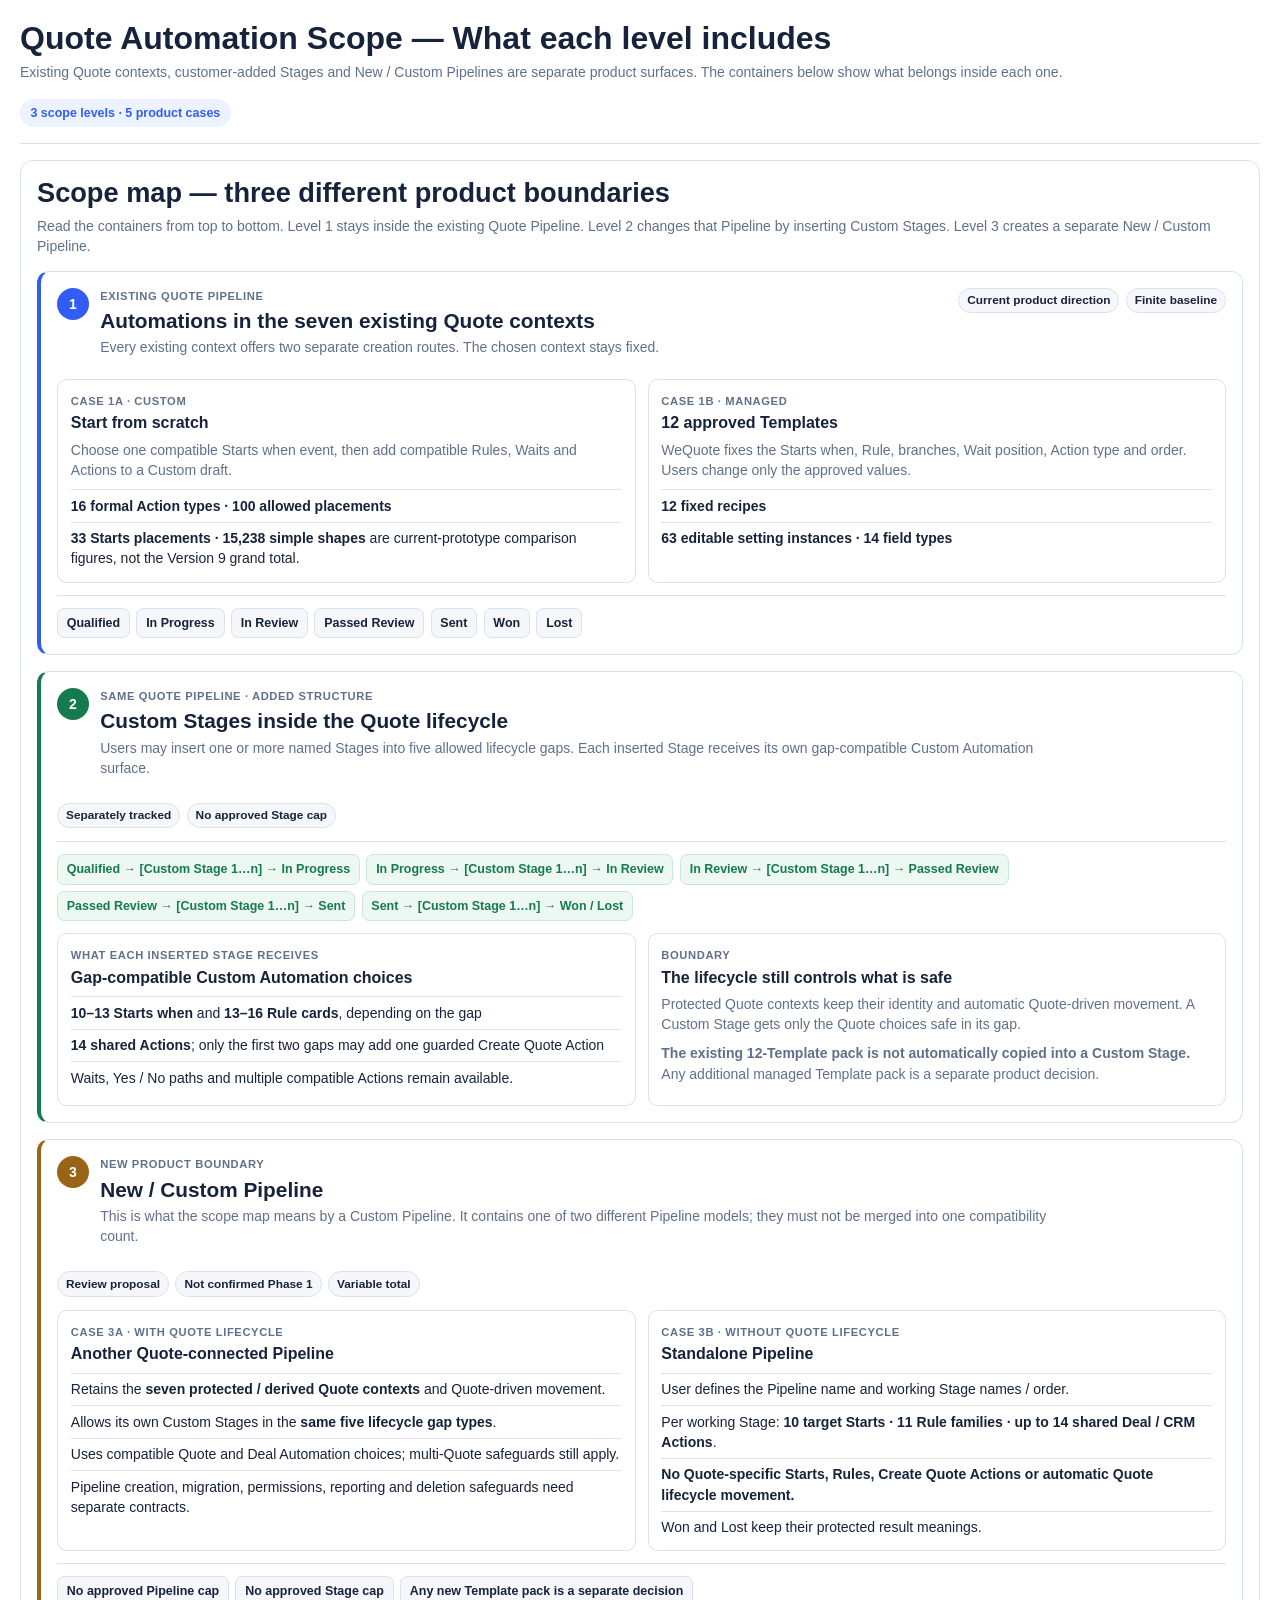
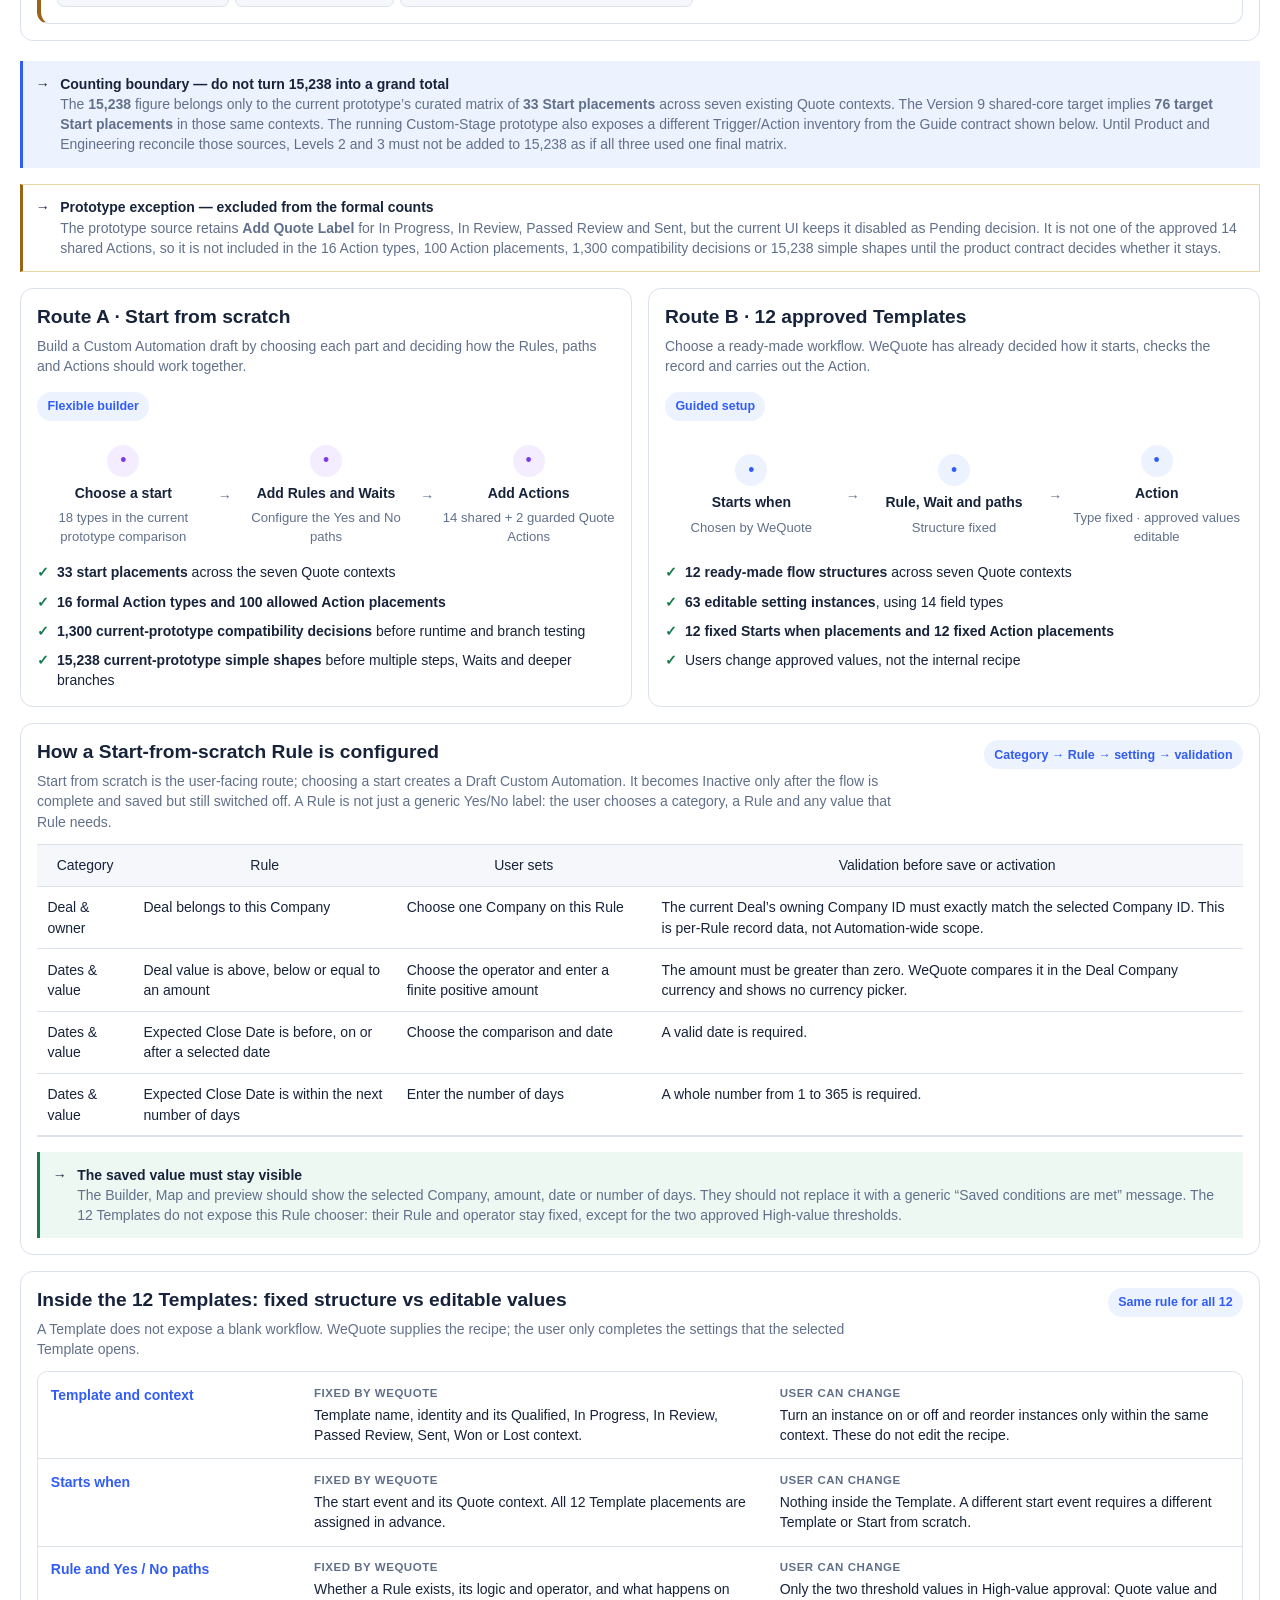
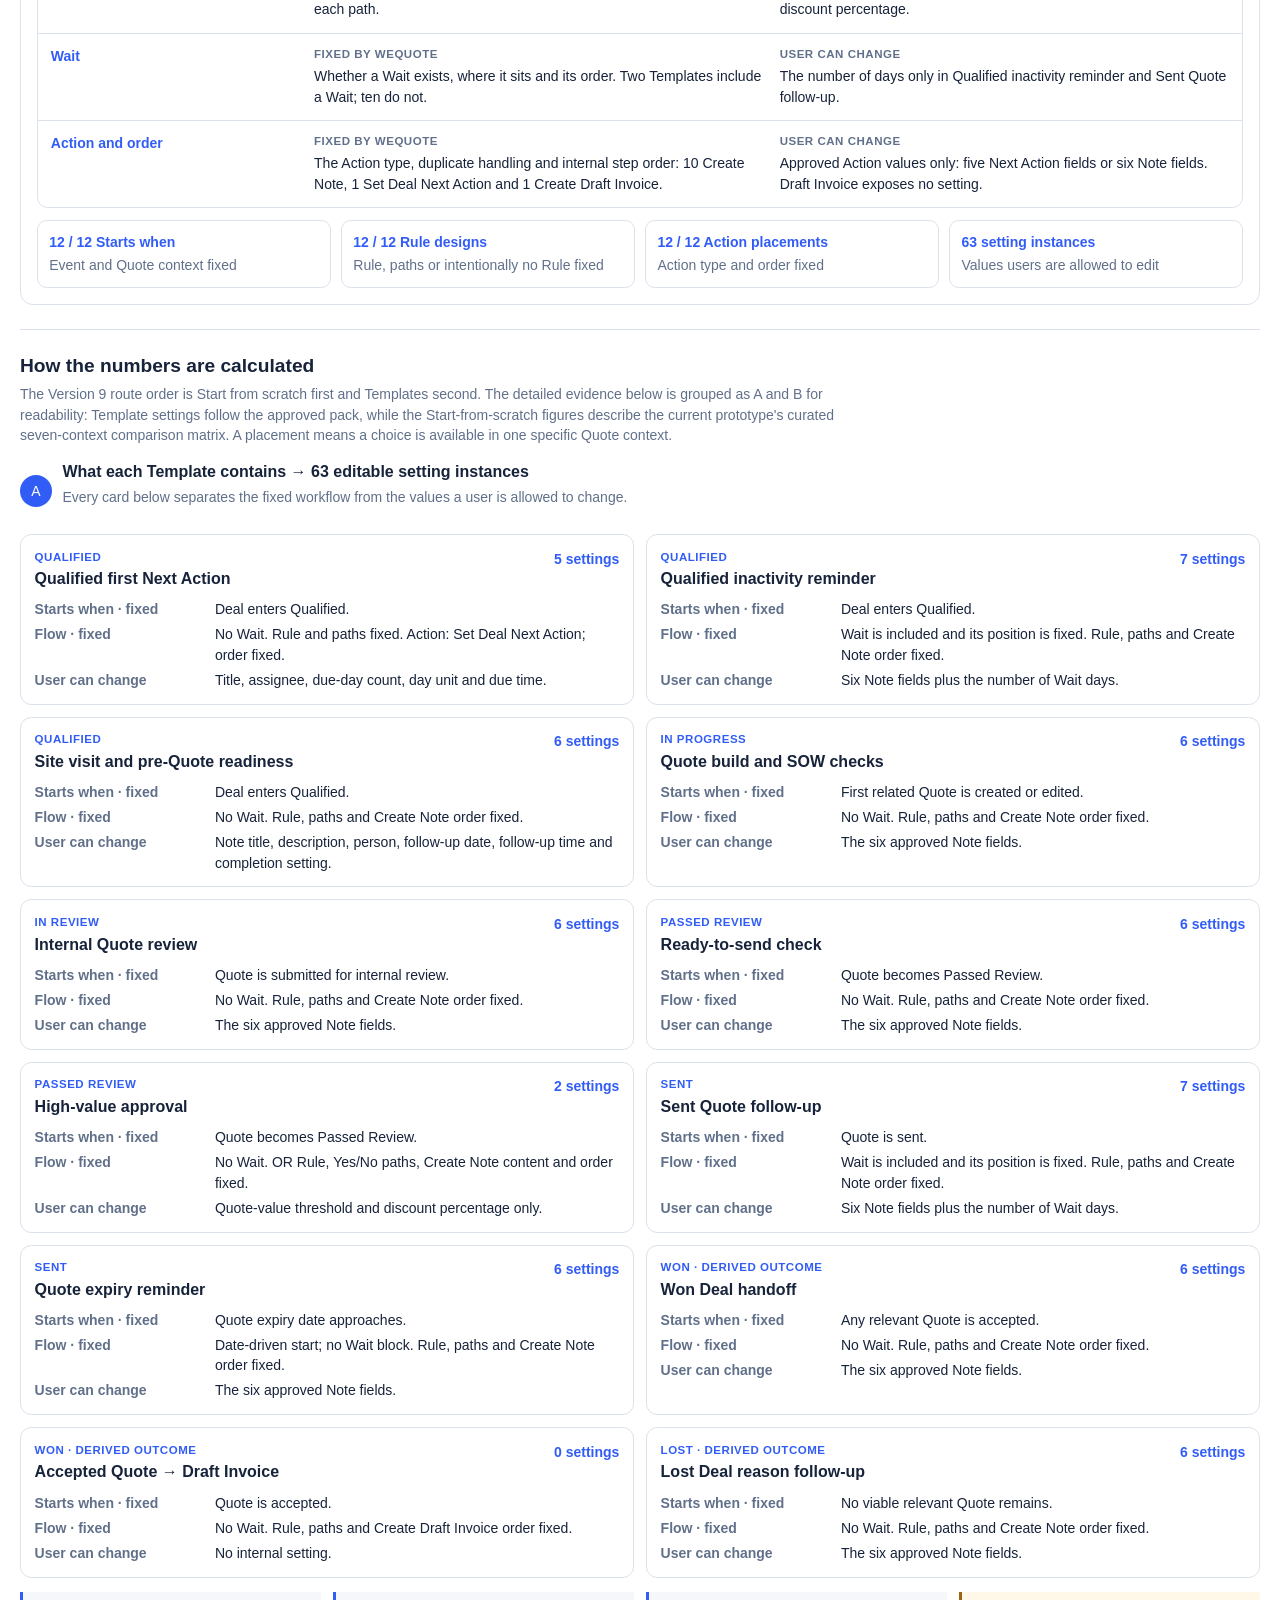
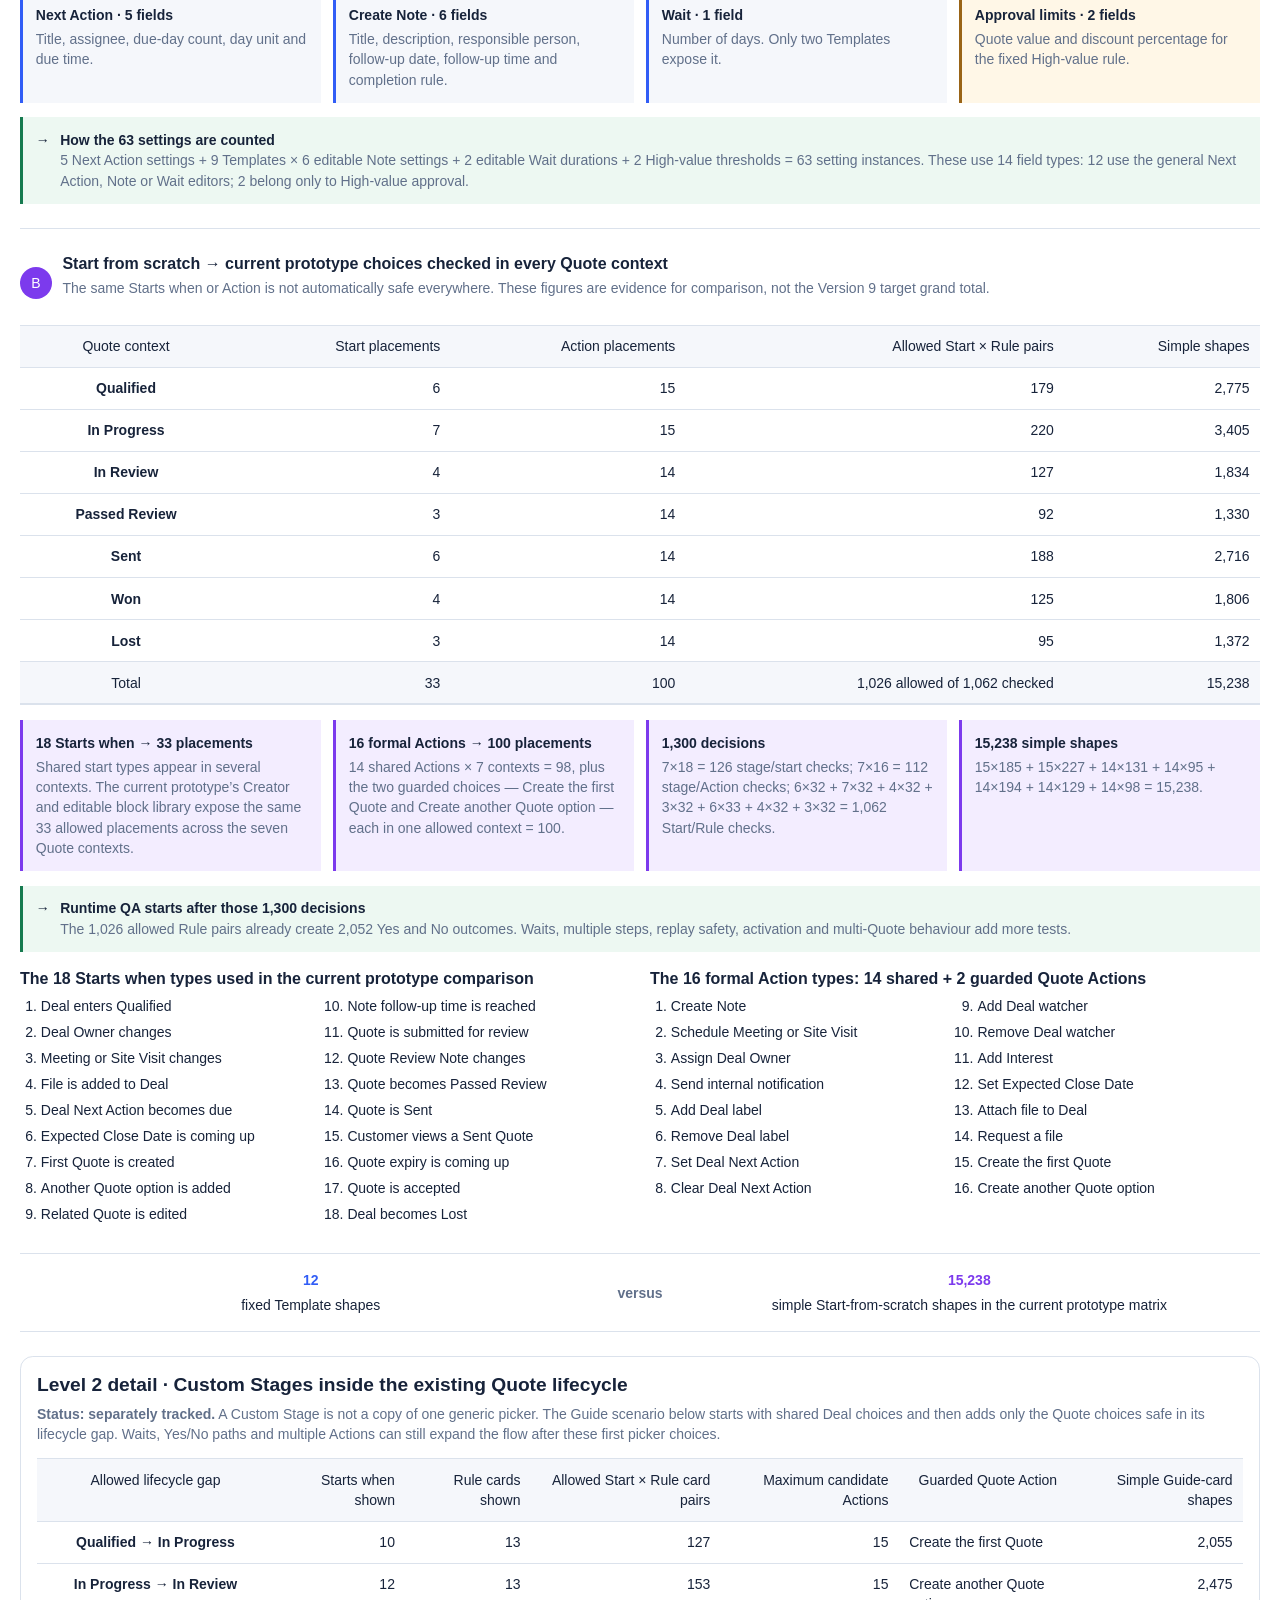
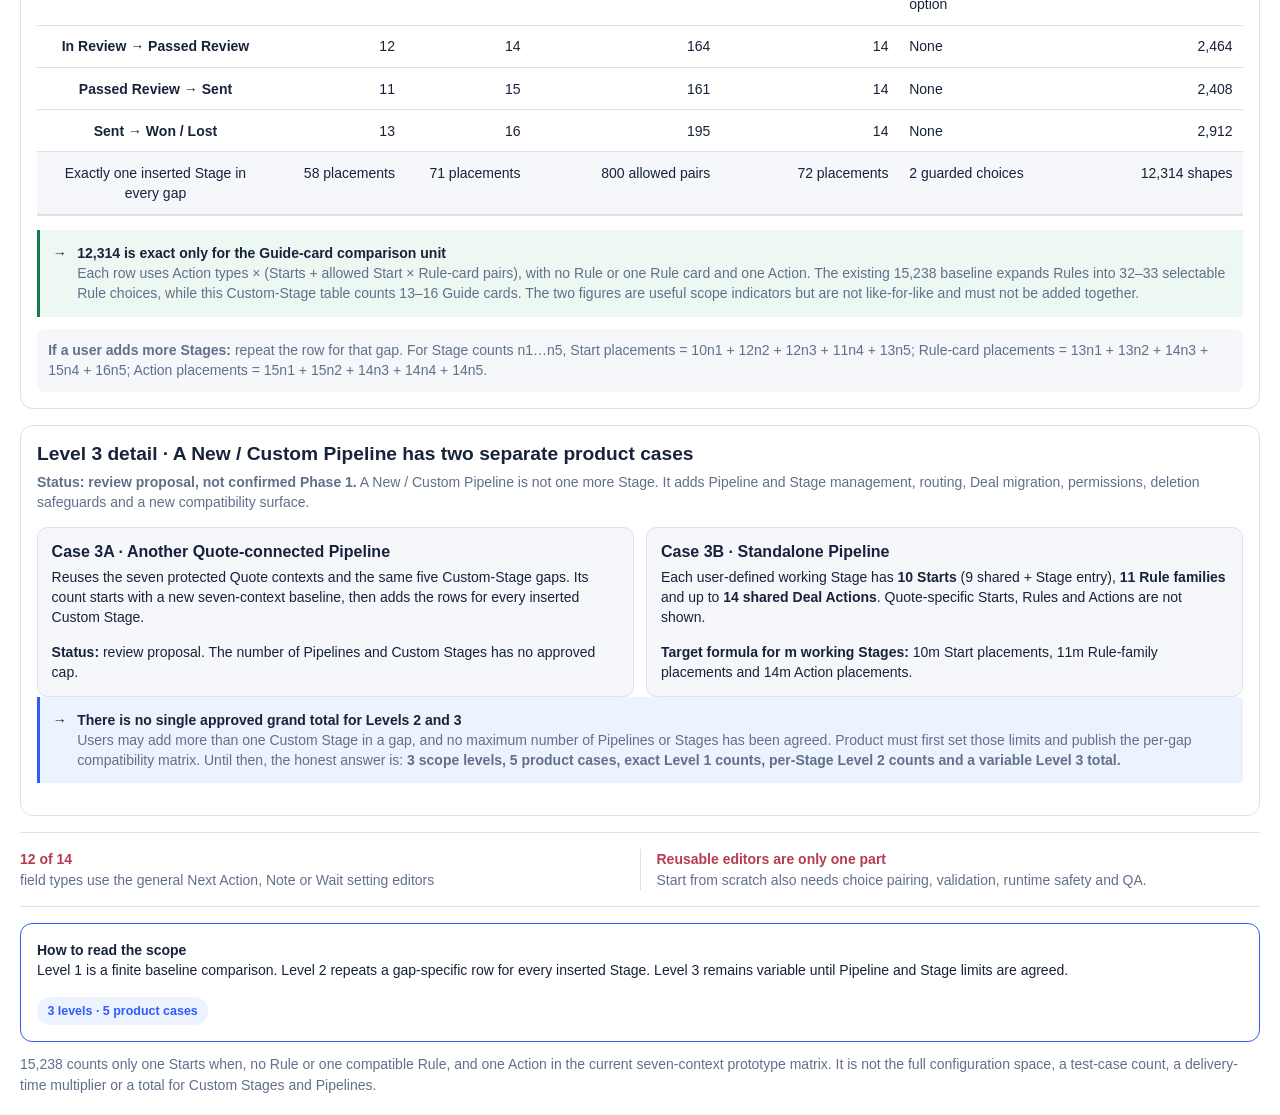
<file: docs/visuals/template-vs-scratch-scope.html>
<!doctype html>
<html lang="en">
<head>
  <meta charset="utf-8">
  <meta name="viewport" content="width=device-width, initial-scale=1">
  <title>Quote Automation Scope: What Each Level Includes</title>
  <style>
    html, body { margin: 0; min-height: 100%; background: #ffffff; }
    body { font-family: Inter, Geist, -apple-system, BlinkMacSystemFont, "Segoe UI", sans-serif; }
  </style>
</head>
<body>
<div id="wq-template-scratch-scope">
  <style>
    #wq-template-scratch-scope {
      color-scheme: light;
      --wq-bg: #ffffff;
      --wq-ink: #17233a;
      --wq-muted: #61708a;
      --wq-line: #dbe2ec;
      --wq-soft: #f5f7fb;
      --wq-blue: #315df6;
      --wq-blue-soft: #edf2ff;
      --wq-purple: #7c3aed;
      --wq-purple-soft: #f3edff;
      --wq-green: #167a4f;
      --wq-green-soft: #edf8f2;
      --wq-amber: #9a6416;
      --wq-amber-soft: #fff7e7;
      --wq-red: #b63c54;
      box-sizing: border-box;
      width: 100%;
      padding: 1.25rem;
      color: var(--wq-ink);
      background: var(--wq-bg);
      font-size: 14px;
      line-height: 1.45;
    }

    #wq-template-scratch-scope *,
    #wq-template-scratch-scope *::before,
    #wq-template-scratch-scope *::after { box-sizing: inherit; }

    #wq-template-scratch-scope h1,
    #wq-template-scratch-scope h2,
    #wq-template-scratch-scope h3,
    #wq-template-scratch-scope h4,
    #wq-template-scratch-scope p { margin-top: 0; color: var(--wq-ink); }

    #wq-template-scratch-scope h1 { margin-bottom: .35rem; font-size: 2rem; line-height: 1.15; }
    #wq-template-scratch-scope h2 { margin-bottom: .35rem; font-size: 1.7rem; line-height: 1.2; }
    #wq-template-scratch-scope h3 { margin-bottom: .35rem; font-size: 1.2rem; line-height: 1.3; }
    #wq-template-scratch-scope h4 { margin-bottom: .25rem; font-size: 1rem; line-height: 1.35; }
    #wq-template-scratch-scope small { font-size: .82rem; }

    #wq-template-scratch-scope .card {
      border: 1px solid var(--wq-line);
      border-radius: .8rem;
    }

    #wq-template-scratch-scope .viz-badge {
      display: inline-flex;
      align-items: center;
      min-height: 1.8rem;
      padding: .3rem .65rem;
      border-radius: 999px;
      font-size: .78rem;
      font-weight: 700;
      line-height: 1;
      white-space: nowrap;
    }

    #wq-template-scratch-scope .text-end { text-align: right; }
    #wq-template-scratch-scope .tabular-nums { font-variant-numeric: tabular-nums; }

    #wq-template-scratch-scope .text-muted,
    #wq-template-scratch-scope .wq-muted,
    #wq-template-scratch-scope .wq-footnote { color: var(--wq-muted) !important; }

    #wq-template-scratch-scope .wq-viz-head,
    #wq-template-scratch-scope .wq-panel-head,
    #wq-template-scratch-scope .wq-verdict {
      display: flex;
      align-items: flex-start;
      justify-content: space-between;
      gap: 1rem;
      flex-wrap: wrap;
    }

    #wq-template-scratch-scope .wq-viz-head {
      margin-bottom: 1rem;
      padding-bottom: 1rem;
      border-bottom: 1px solid var(--wq-line);
    }

    #wq-template-scratch-scope .wq-viz-head p,
    #wq-template-scratch-scope .wq-panel-head p { margin-bottom: 0; color: var(--wq-muted); }

    #wq-template-scratch-scope .viz-badge {
      color: var(--wq-blue) !important;
      background: var(--wq-blue-soft) !important;
    }

    #wq-template-scratch-scope .wq-compare-grid {
      display: grid;
      grid-template-columns: repeat(2, minmax(0, 1fr));
      gap: 1rem;
    }

    #wq-template-scratch-scope .wq-panel {
      min-width: 0;
      color: var(--wq-ink) !important;
      background: var(--wq-bg) !important;
      border-color: var(--wq-line) !important;
      padding: 1rem;
      box-shadow: none !important;
    }

    #wq-template-scratch-scope .wq-panel-head { padding-bottom: .75rem; }

    #wq-template-scratch-scope .wq-flow {
      display: grid;
      grid-template-columns: minmax(0, 1fr) auto minmax(0, 1fr) auto minmax(0, 1fr);
      align-items: center;
      gap: .5rem;
      padding: .75rem 0 1rem;
    }

    #wq-template-scratch-scope .wq-flow-step {
      display: grid;
      justify-items: center;
      gap: .35rem;
      min-width: 0;
      text-align: center;
    }

    #wq-template-scratch-scope .wq-flow-step i {
      display: grid;
      place-items: center;
      width: 2rem;
      height: 2rem;
      color: var(--wq-blue);
      background: var(--wq-blue-soft);
      border-radius: 50%;
      font-style: normal;
    }

    #wq-template-scratch-scope .wq-flow-step i::before { content: "\2022"; font-size: 1.1rem; }
    #wq-template-scratch-scope .wq-fact-list i,
    #wq-template-scratch-scope .wq-branch-note i { font-style: normal; }
    #wq-template-scratch-scope .wq-fact-list i::before { content: "\2713"; font-weight: 800; }
    #wq-template-scratch-scope .wq-branch-note i::before { content: "\2192"; font-weight: 800; }

    #wq-template-scratch-scope .wq-scratch .wq-flow-step i {
      color: var(--wq-purple);
      background: var(--wq-purple-soft);
    }

    #wq-template-scratch-scope .wq-flow-arrow { color: var(--wq-muted); font-style: normal; }
    #wq-template-scratch-scope .wq-flow-arrow::before { content: "\2192"; font-weight: 800; }

    #wq-template-scratch-scope .wq-fact-list {
      display: grid;
      gap: .55rem;
      margin: 0;
      padding: 0;
      list-style: none;
    }

    #wq-template-scratch-scope .wq-fact-list li {
      display: grid;
      grid-template-columns: auto minmax(0, 1fr);
      align-items: start;
      gap: .5rem;
      color: var(--wq-ink);
    }

    #wq-template-scratch-scope .wq-fact-list i { color: var(--wq-green); }

    #wq-template-scratch-scope .wq-breakdown {
      margin-top: 1.5rem;
      padding-top: 1.5rem;
      border-top: 1px solid var(--wq-line);
    }

    #wq-template-scratch-scope .wq-boundary {
      margin-top: 1rem;
      padding: 1rem;
      background: var(--wq-bg);
      border: 1px solid var(--wq-line);
      border-radius: .8rem;
    }

    #wq-template-scratch-scope .wq-boundary-head {
      display: flex;
      align-items: flex-start;
      justify-content: space-between;
      gap: 1rem;
      margin-bottom: .75rem;
      flex-wrap: wrap;
    }

    #wq-template-scratch-scope .wq-boundary-head p { max-width: 54rem; margin-bottom: 0; color: var(--wq-muted); }

    #wq-template-scratch-scope .wq-config-list {
      overflow: hidden;
      background: var(--wq-bg);
      border: 1px solid var(--wq-line);
      border-radius: .65rem;
    }

    #wq-template-scratch-scope .wq-config-row {
      display: grid;
      grid-template-columns: minmax(8.5rem, .55fr) minmax(0, 1fr) minmax(0, 1fr);
      gap: 1rem;
      padding: .8rem;
      border-top: 1px solid var(--wq-line);
    }

    #wq-template-scratch-scope .wq-config-row:first-child { border-top: 0; }
    #wq-template-scratch-scope .wq-config-row > strong { color: var(--wq-blue); }
    #wq-template-scratch-scope .wq-config-cell span { display: block; margin-bottom: .2rem; font-size: .72rem; font-weight: 800; letter-spacing: .045em; text-transform: uppercase; color: var(--wq-muted); }
    #wq-template-scratch-scope .wq-config-cell p { margin-bottom: 0; }

    #wq-template-scratch-scope .wq-boundary-metrics {
      display: grid;
      grid-template-columns: repeat(4, minmax(0, 1fr));
      gap: .65rem;
      margin-top: .75rem;
    }

    #wq-template-scratch-scope .wq-boundary-metric {
      min-width: 0;
      padding: .7rem;
      background: var(--wq-bg);
      border: 1px solid var(--wq-line);
      border-radius: .6rem;
    }

    #wq-template-scratch-scope .wq-boundary-metric strong { display: block; margin-bottom: .2rem; color: var(--wq-blue); }
    #wq-template-scratch-scope .wq-boundary-metric span { color: var(--wq-muted); }

    #wq-template-scratch-scope .wq-section-intro {
      max-width: 52rem;
      margin-bottom: 1rem;
      color: var(--wq-muted);
    }

    #wq-template-scratch-scope .wq-calc-block + .wq-calc-block {
      margin-top: 1.5rem;
      padding-top: 1.5rem;
      border-top: 1px solid var(--wq-line);
    }

    #wq-template-scratch-scope .wq-calc-title {
      display: flex;
      align-items: center;
      gap: .65rem;
      margin-bottom: .75rem;
    }

    #wq-template-scratch-scope .wq-calc-title > span {
      display: grid;
      flex: 0 0 auto;
      place-items: center;
      width: 2rem;
      height: 2rem;
      color: var(--wq-bg);
      background: var(--wq-blue);
      border-radius: 50%;
    }

    #wq-template-scratch-scope .wq-calc-block.scratch .wq-calc-title > span { background: var(--wq-purple); }

    #wq-template-scratch-scope .table-responsive {
      overflow-x: auto;
      -webkit-overflow-scrolling: touch;
      background: var(--wq-bg);
      border-top: 1px solid var(--wq-line);
      border-bottom: 1px solid var(--wq-line);
    }

    #wq-template-scratch-scope .table {
      width: 100%;
      min-width: 48rem;
      margin-bottom: 0;
      border-collapse: collapse;
      color: var(--wq-ink) !important;
      background: var(--wq-bg) !important;
    }

    #wq-template-scratch-scope .table th,
    #wq-template-scratch-scope .table td {
      color: var(--wq-ink) !important;
      background: var(--wq-bg) !important;
      border-color: var(--wq-line) !important;
      vertical-align: top;
      padding: .65rem;
      border-bottom: 1px solid var(--wq-line);
    }

    #wq-template-scratch-scope .table thead th,
    #wq-template-scratch-scope .table tfoot th,
    #wq-template-scratch-scope .table tfoot td {
      font-weight: 500;
      background: var(--wq-soft) !important;
    }

    #wq-template-scratch-scope .wq-template-lines { display: grid; gap: .35rem; }

    #wq-template-scratch-scope .wq-template-line {
      display: flex;
      align-items: baseline;
      justify-content: space-between;
      gap: .75rem;
    }

    #wq-template-scratch-scope .wq-template-line b {
      flex: 0 0 auto;
      color: var(--wq-blue);
    }

    #wq-template-scratch-scope .wq-template-cards {
      display: grid;
      grid-template-columns: repeat(2, minmax(0, 1fr));
      gap: .75rem;
      margin-top: .8rem;
    }

    #wq-template-scratch-scope .wq-template-card {
      min-width: 0;
      padding: .85rem;
      background: var(--wq-bg);
      border: 1px solid var(--wq-line);
      border-radius: .7rem;
    }

    #wq-template-scratch-scope .wq-template-card-head {
      display: flex;
      align-items: flex-start;
      justify-content: space-between;
      gap: .75rem;
      margin-bottom: .6rem;
    }

    #wq-template-scratch-scope .wq-template-card-head h4 { margin-bottom: 0; }
    #wq-template-scratch-scope .wq-context { display: block; margin-bottom: .18rem; font-size: .72rem; font-weight: 800; letter-spacing: .045em; text-transform: uppercase; color: var(--wq-blue); }
    #wq-template-scratch-scope .wq-count { flex: 0 0 auto; color: var(--wq-blue); font-weight: 800; }

    #wq-template-scratch-scope .wq-template-facts {
      display: grid;
      grid-template-columns: minmax(6.5rem, .42fr) minmax(0, 1fr);
      gap: .3rem .65rem;
      margin: 0;
    }

    #wq-template-scratch-scope .wq-template-facts dt { color: var(--wq-muted); font-weight: 700; }
    #wq-template-scratch-scope .wq-template-facts dd { margin: 0; color: var(--wq-ink); }

    #wq-template-scratch-scope .wq-field-types,
    #wq-template-scratch-scope .wq-math-grid {
      display: grid;
      grid-template-columns: repeat(4, minmax(0, 1fr));
      gap: .75rem;
      margin-top: .9rem;
    }

    #wq-template-scratch-scope .wq-field-type,
    #wq-template-scratch-scope .wq-math-item {
      min-width: 0;
      padding: .8rem;
      color: var(--wq-ink);
      background: var(--wq-soft);
      border-left: 3px solid var(--wq-blue);
    }

    #wq-template-scratch-scope .wq-field-type strong,
    #wq-template-scratch-scope .wq-math-item strong { display: block; margin-bottom: .25rem; }

    #wq-template-scratch-scope .wq-field-type p,
    #wq-template-scratch-scope .wq-math-item p { margin-bottom: 0; color: var(--wq-muted); }

    #wq-template-scratch-scope .wq-field-type.template-only {
      border-left-color: var(--wq-amber);
      background: var(--wq-amber-soft);
    }

    #wq-template-scratch-scope .wq-math-item {
      border-left-color: var(--wq-purple);
      background: var(--wq-purple-soft);
    }

    #wq-template-scratch-scope .wq-catalogue-grid {
      display: grid;
      grid-template-columns: repeat(2, minmax(0, 1fr));
      gap: 1.25rem;
      margin-top: 1rem;
    }

    #wq-template-scratch-scope .wq-catalogue { min-width: 0; }
    #wq-template-scratch-scope .wq-catalogue h4 { margin-bottom: .45rem; }

    #wq-template-scratch-scope .wq-catalogue ol {
      columns: 2;
      column-gap: 1.5rem;
      margin: 0;
      padding-left: 1.3rem;
      color: var(--wq-ink);
    }

    #wq-template-scratch-scope .wq-catalogue li {
      break-inside: avoid;
      margin-bottom: .35rem;
    }

    #wq-template-scratch-scope .wq-branch-note {
      display: grid;
      grid-template-columns: auto minmax(0, 1fr);
      align-items: start;
      gap: .65rem;
      margin-top: .9rem;
      padding: .8rem;
      color: var(--wq-ink);
      background: var(--wq-green-soft);
      border-left: 3px solid var(--wq-green);
    }

    #wq-template-scratch-scope .wq-branch-note p { margin-bottom: 0; color: var(--wq-muted); }

    #wq-template-scratch-scope .wq-prototype-note {
      margin: 0 0 1rem;
      background: var(--wq-bg);
      border: 1px solid #ead5a7;
      border-left: 3px solid var(--wq-amber);
    }

    #wq-template-scratch-scope .wq-count-note {
      margin: 0 0 1rem;
      background: var(--wq-blue-soft);
      border-left-color: var(--wq-blue);
    }

    #wq-template-scratch-scope .wq-level-overview {
      margin-bottom: 1.25rem;
      padding: 1rem;
      background: var(--wq-bg);
      border: 1px solid var(--wq-line);
      border-radius: .8rem;
    }

    #wq-template-scratch-scope .wq-level-overview > p { margin-bottom: .9rem; color: var(--wq-muted); }

    #wq-template-scratch-scope .wq-level-grid {
      display: grid;
      gap: 1rem;
    }

    #wq-template-scratch-scope .wq-level-card {
      min-width: 0;
      padding: 1rem;
      background: var(--wq-bg);
      border: 1px solid var(--wq-line);
      border-left: 4px solid var(--wq-blue);
      border-radius: .75rem;
    }

    #wq-template-scratch-scope .wq-level-card:nth-child(2) {
      border-left-color: var(--wq-green);
    }

    #wq-template-scratch-scope .wq-level-card:nth-child(3) {
      border-left-color: var(--wq-amber);
    }

    #wq-template-scratch-scope .wq-level-card-head {
      display: flex;
      align-items: flex-start;
      justify-content: space-between;
      gap: 1rem;
      margin-bottom: .8rem;
      flex-wrap: wrap;
    }

    #wq-template-scratch-scope .wq-level-title {
      display: grid;
      grid-template-columns: auto minmax(0, 1fr);
      align-items: start;
      gap: .7rem;
      min-width: 0;
      max-width: 62rem;
    }

    #wq-template-scratch-scope .wq-level-number {
      display: grid;
      place-items: center;
      width: 2rem;
      height: 2rem;
      color: #fff;
      background: var(--wq-blue);
      border-radius: 50%;
      font-weight: 800;
    }

    #wq-template-scratch-scope .wq-level-card:nth-child(2) .wq-level-number { background: var(--wq-green); }
    #wq-template-scratch-scope .wq-level-card:nth-child(3) .wq-level-number { background: var(--wq-amber); }
    #wq-template-scratch-scope .wq-level-card h3 { margin-bottom: .2rem; font-size: 1.3rem; }
    #wq-template-scratch-scope .wq-level-card p { margin-bottom: .55rem; color: var(--wq-muted); }

    #wq-template-scratch-scope .wq-level-statuses {
      display: flex;
      align-items: center;
      justify-content: flex-end;
      gap: .4rem;
      flex-wrap: wrap;
    }

    #wq-template-scratch-scope .wq-level-metrics {
      display: grid;
      gap: .35rem;
      margin: 0;
      padding: 0;
      list-style: none;
    }

    #wq-template-scratch-scope .wq-level-metrics li {
      padding-top: .35rem;
      border-top: 1px solid rgba(97, 112, 138, .2);
    }

    #wq-template-scratch-scope .wq-level-status {
      display: inline-flex;
      padding: .2rem .5rem;
      border-radius: 999px;
      color: var(--wq-ink);
      background: var(--wq-soft);
      border: 1px solid var(--wq-line);
      font-size: .74rem;
      font-weight: 800;
    }

    #wq-template-scratch-scope .wq-level-subgrid {
      display: grid;
      grid-template-columns: repeat(2, minmax(0, 1fr));
      gap: .75rem;
    }

    #wq-template-scratch-scope .wq-level-subgrid.is-spaced { margin-top: .75rem; }

    #wq-template-scratch-scope .wq-level-subcard {
      min-width: 0;
      padding: .8rem;
      background: var(--wq-bg);
      border: 1px solid var(--wq-line);
      border-radius: .6rem;
    }

    #wq-template-scratch-scope .wq-level-subcard h4 { margin-bottom: .35rem; }
    #wq-template-scratch-scope .wq-level-subcard .wq-level-metrics { margin-top: .5rem; }

    #wq-template-scratch-scope .wq-level-kicker {
      display: block;
      margin-bottom: .2rem;
      font-size: .7rem;
      font-weight: 800;
      letter-spacing: .055em;
      text-transform: uppercase;
      color: var(--wq-muted);
    }

    #wq-template-scratch-scope .wq-context-rail,
    #wq-template-scratch-scope .wq-gap-rail {
      display: flex;
      gap: .4rem;
      margin-top: .75rem;
      padding-top: .75rem;
      border-top: 1px solid var(--wq-line);
      flex-wrap: wrap;
    }

    #wq-template-scratch-scope .wq-context-rail span,
    #wq-template-scratch-scope .wq-gap-rail span {
      display: inline-flex;
      align-items: center;
      min-height: 1.9rem;
      padding: .3rem .55rem;
      color: var(--wq-ink);
      background: var(--wq-soft);
      border: 1px solid var(--wq-line);
      border-radius: .45rem;
      font-size: .78rem;
      font-weight: 700;
    }

    #wq-template-scratch-scope .wq-gap-rail span {
      color: var(--wq-green);
      background: var(--wq-green-soft);
      border-color: #c9e7d7;
    }

    #wq-template-scratch-scope .wq-rule-contract {
      margin-top: 1rem;
      padding: 1rem;
      background: var(--wq-bg);
      border: 1px solid var(--wq-line);
      border-radius: .8rem;
    }

    #wq-template-scratch-scope .wq-rule-contract .table-responsive { margin-top: .75rem; }

    #wq-template-scratch-scope .wq-big-contrast {
      display: grid;
      grid-template-columns: minmax(0, 1fr) auto minmax(0, 1fr);
      align-items: center;
      gap: 1rem;
      margin: 1.5rem 0;
      padding: 1rem 0;
      border-top: 1px solid var(--wq-line);
      border-bottom: 1px solid var(--wq-line);
    }

    #wq-template-scratch-scope .wq-big-number {
      display: grid;
      gap: .25rem;
      text-align: center;
      color: var(--wq-ink);
    }

    #wq-template-scratch-scope .wq-big-number strong { color: var(--wq-blue); }
    #wq-template-scratch-scope .wq-big-number.scratch strong { color: var(--wq-purple); }
    #wq-template-scratch-scope .wq-versus { color: var(--wq-muted); }

    #wq-template-scratch-scope .wq-scope-stack {
      display: grid;
      gap: .6rem;
      margin-top: 1rem;
    }

    #wq-template-scratch-scope .wq-scope-layer {
      display: grid;
      grid-template-columns: auto minmax(0, 1fr);
      align-items: start;
      gap: .75rem;
      padding: .75rem;
      color: var(--wq-ink);
      background: var(--wq-blue-soft);
    }

    #wq-template-scratch-scope .wq-scope-layer:nth-child(2) { margin-left: 5%; background: var(--wq-green-soft); }
    #wq-template-scratch-scope .wq-scope-layer:nth-child(3) { margin-left: 10%; background: var(--wq-amber-soft); }

    #wq-template-scratch-scope .wq-scope-layer > span {
      display: grid;
      place-items: center;
      width: 2rem;
      height: 2rem;
      border-radius: 50%;
      color: var(--wq-ink);
      background: var(--wq-bg);
    }

    #wq-template-scratch-scope .wq-scope-layer p { margin-bottom: 0; color: var(--wq-muted); }

    #wq-template-scratch-scope .wq-scope-detail {
      margin-top: 1rem;
      padding: 1rem;
      background: var(--wq-bg);
      border: 1px solid var(--wq-line);
      border-radius: .8rem;
    }

    #wq-template-scratch-scope .wq-scope-detail > p { color: var(--wq-muted); }

    #wq-template-scratch-scope .wq-pipeline-grid {
      display: grid;
      grid-template-columns: repeat(2, minmax(0, 1fr));
      gap: .8rem;
      margin-top: .8rem;
    }

    #wq-template-scratch-scope .wq-pipeline-card {
      min-width: 0;
      padding: .85rem;
      background: var(--wq-soft);
      border: 1px solid var(--wq-line);
      border-radius: .65rem;
    }

    #wq-template-scratch-scope .wq-pipeline-card p:last-child { margin-bottom: 0; }

    #wq-template-scratch-scope .wq-formula {
      margin: .75rem 0 0;
      padding: .7rem;
      color: var(--wq-ink);
      background: var(--wq-soft);
      border-radius: .55rem;
      font-variant-numeric: tabular-nums;
    }

    #wq-template-scratch-scope .wq-shared {
      display: grid;
      grid-template-columns: minmax(0, 1fr) auto minmax(0, 1fr);
      align-items: center;
      gap: 1rem;
      margin: 1rem 0;
      padding: 1rem 0;
      border-top: 1px solid var(--wq-line);
      border-bottom: 1px solid var(--wq-line);
    }

    #wq-template-scratch-scope .wq-shared strong { color: var(--wq-red); }

    #wq-template-scratch-scope .wq-shared-separator {
      width: 1px;
      align-self: stretch;
      background: var(--wq-line);
    }

    #wq-template-scratch-scope .wq-verdict {
      align-items: center;
      padding: 1rem;
      color: var(--wq-ink);
      background: var(--wq-bg);
      border: 1px solid var(--wq-blue);
      border-radius: .75rem;
    }

    #wq-template-scratch-scope .wq-verdict strong,
    #wq-template-scratch-scope .wq-verdict p { color: var(--wq-ink); }
    #wq-template-scratch-scope .wq-verdict p { margin-bottom: 0; }

    #wq-template-scratch-scope .wq-verdict .viz-badge {
      color: var(--wq-blue) !important;
      background: var(--wq-blue-soft) !important;
    }

    #wq-template-scratch-scope .wq-footnote { margin: .75rem 0 0; }

    @media (max-width: 820px) {
      #wq-template-scratch-scope .wq-compare-grid,
      #wq-template-scratch-scope .wq-template-cards,
      #wq-template-scratch-scope .wq-level-grid,
      #wq-template-scratch-scope .wq-level-subgrid { grid-template-columns: 1fr; }
      #wq-template-scratch-scope .wq-field-types,
      #wq-template-scratch-scope .wq-math-grid { grid-template-columns: repeat(2, minmax(0, 1fr)); }
      #wq-template-scratch-scope .wq-catalogue-grid { grid-template-columns: 1fr; }
      #wq-template-scratch-scope .wq-boundary-metrics { grid-template-columns: repeat(2, minmax(0, 1fr)); }
    }

    @media (max-width: 640px) {
      #wq-template-scratch-scope { padding: .8rem; }
      #wq-template-scratch-scope h1 { font-size: 1.65rem; }

      #wq-template-scratch-scope .wq-compare-grid,
      #wq-template-scratch-scope .wq-field-types,
      #wq-template-scratch-scope .wq-math-grid,
      #wq-template-scratch-scope .wq-pipeline-grid { grid-template-columns: 1fr; }

      #wq-template-scratch-scope .wq-flow { grid-template-columns: 1fr; }
      #wq-template-scratch-scope .wq-flow-arrow { transform: rotate(90deg); justify-self: center; }

      #wq-template-scratch-scope .wq-big-contrast,
      #wq-template-scratch-scope .wq-shared { grid-template-columns: 1fr; }

      #wq-template-scratch-scope .wq-versus,
      #wq-template-scratch-scope .wq-shared-separator { display: none; }

      #wq-template-scratch-scope .wq-scope-layer:nth-child(2),
      #wq-template-scratch-scope .wq-scope-layer:nth-child(3) { margin-left: 0; }
      #wq-template-scratch-scope .wq-catalogue ol { columns: 1; }
      #wq-template-scratch-scope .wq-config-row,
      #wq-template-scratch-scope .wq-template-facts { grid-template-columns: 1fr; }
      #wq-template-scratch-scope .wq-config-row { gap: .45rem; }
      #wq-template-scratch-scope .wq-boundary-metrics { grid-template-columns: 1fr; }
    }
  </style>

  <header class="wq-viz-head">
    <div>
      <h1>Quote Automation Scope — What each level includes</h1>
      <p>Existing Quote contexts, customer-added Stages and New / Custom Pipelines are separate product surfaces. The containers below show what belongs inside each one.</p>
    </div>
    <span class="viz-badge">3 scope levels · 5 product cases</span>
  </header>

  <section class="wq-level-overview" aria-labelledby="wq-level-overview-title">
    <h2 id="wq-level-overview-title">Scope map — three different product boundaries</h2>
    <p>Read the containers from top to bottom. Level 1 stays inside the existing Quote Pipeline. Level 2 changes that Pipeline by inserting Custom Stages. Level 3 creates a separate New / Custom Pipeline.</p>
    <div class="wq-level-grid">
      <article class="wq-level-card">
        <header class="wq-level-card-head">
          <div class="wq-level-title"><span class="wq-level-number">1</span><div><span class="wq-level-kicker">Existing Quote Pipeline</span><h3>Automations in the seven existing Quote contexts</h3><p>Every existing context offers two separate creation routes. The chosen context stays fixed.</p></div></div>
          <div class="wq-level-statuses"><span class="wq-level-status">Current product direction</span><span class="wq-level-status">Finite baseline</span></div>
        </header>
        <div class="wq-level-subgrid">
          <section class="wq-level-subcard">
            <span class="wq-level-kicker">Case 1A · Custom</span>
            <h4>Start from scratch</h4>
            <p>Choose one compatible Starts when event, then add compatible Rules, Waits and Actions to a Custom draft.</p>
            <ul class="wq-level-metrics">
              <li><strong>16 formal Action types · 100 allowed placements</strong></li>
              <li><strong>33 Starts placements · 15,238 simple shapes</strong> are current-prototype comparison figures, not the Version 9 grand total.</li>
            </ul>
          </section>
          <section class="wq-level-subcard">
            <span class="wq-level-kicker">Case 1B · Managed</span>
            <h4>12 approved Templates</h4>
            <p>WeQuote fixes the Starts when, Rule, branches, Wait position, Action type and order. Users change only the approved values.</p>
            <ul class="wq-level-metrics">
              <li><strong>12 fixed recipes</strong></li>
              <li><strong>63 editable setting instances · 14 field types</strong></li>
            </ul>
          </section>
        </div>
        <div class="wq-context-rail" aria-label="Seven existing Quote contexts"><span>Qualified</span><span>In Progress</span><span>In Review</span><span>Passed Review</span><span>Sent</span><span>Won</span><span>Lost</span></div>
      </article>
      <article class="wq-level-card">
        <header class="wq-level-card-head">
          <div class="wq-level-title"><span class="wq-level-number">2</span><div><span class="wq-level-kicker">Same Quote Pipeline · added structure</span><h3>Custom Stages inside the Quote lifecycle</h3><p>Users may insert one or more named Stages into five allowed lifecycle gaps. Each inserted Stage receives its own gap-compatible Custom Automation surface.</p></div></div>
          <div class="wq-level-statuses"><span class="wq-level-status">Separately tracked</span><span class="wq-level-status">No approved Stage cap</span></div>
        </header>
        <div class="wq-gap-rail" aria-label="Five allowed Custom Stage gap types"><span>Qualified → [Custom Stage 1…n] → In Progress</span><span>In Progress → [Custom Stage 1…n] → In Review</span><span>In Review → [Custom Stage 1…n] → Passed Review</span><span>Passed Review → [Custom Stage 1…n] → Sent</span><span>Sent → [Custom Stage 1…n] → Won / Lost</span></div>
        <div class="wq-level-subgrid is-spaced">
          <section class="wq-level-subcard">
            <span class="wq-level-kicker">What each inserted Stage receives</span>
            <h4>Gap-compatible Custom Automation choices</h4>
            <ul class="wq-level-metrics">
              <li><strong>10–13 Starts when</strong> and <strong>13–16 Rule cards</strong>, depending on the gap</li>
              <li><strong>14 shared Actions</strong>; only the first two gaps may add one guarded Create Quote Action</li>
              <li>Waits, Yes / No paths and multiple compatible Actions remain available.</li>
            </ul>
          </section>
          <section class="wq-level-subcard">
            <span class="wq-level-kicker">Boundary</span>
            <h4>The lifecycle still controls what is safe</h4>
            <p>Protected Quote contexts keep their identity and automatic Quote-driven movement. A Custom Stage gets only the Quote choices safe in its gap.</p>
            <p><strong>The existing 12-Template pack is not automatically copied into a Custom Stage.</strong> Any additional managed Template pack is a separate product decision.</p>
          </section>
        </div>
      </article>
      <article class="wq-level-card">
        <header class="wq-level-card-head">
          <div class="wq-level-title"><span class="wq-level-number">3</span><div><span class="wq-level-kicker">New product boundary</span><h3>New / Custom Pipeline</h3><p>This is what the scope map means by a Custom Pipeline. It contains one of two different Pipeline models; they must not be merged into one compatibility count.</p></div></div>
          <div class="wq-level-statuses"><span class="wq-level-status">Review proposal</span><span class="wq-level-status">Not confirmed Phase 1</span><span class="wq-level-status">Variable total</span></div>
        </header>
        <div class="wq-level-subgrid">
          <section class="wq-level-subcard">
            <span class="wq-level-kicker">Case 3A · WITH Quote lifecycle</span>
            <h4>Another Quote-connected Pipeline</h4>
            <ul class="wq-level-metrics">
              <li>Retains the <strong>seven protected / derived Quote contexts</strong> and Quote-driven movement.</li>
              <li>Allows its own Custom Stages in the <strong>same five lifecycle gap types</strong>.</li>
              <li>Uses compatible Quote and Deal Automation choices; multi-Quote safeguards still apply.</li>
              <li>Pipeline creation, migration, permissions, reporting and deletion safeguards need separate contracts.</li>
            </ul>
          </section>
          <section class="wq-level-subcard">
            <span class="wq-level-kicker">Case 3B · WITHOUT Quote lifecycle</span>
            <h4>Standalone Pipeline</h4>
            <ul class="wq-level-metrics">
              <li>User defines the Pipeline name and working Stage names / order.</li>
              <li>Per working Stage: <strong>10 target Starts · 11 Rule families · up to 14 shared Deal / CRM Actions</strong>.</li>
              <li><strong>No Quote-specific Starts, Rules, Create Quote Actions or automatic Quote lifecycle movement.</strong></li>
              <li>Won and Lost keep their protected result meanings.</li>
            </ul>
          </section>
        </div>
        <div class="wq-context-rail" aria-label="New Pipeline scope boundary"><span>No approved Pipeline cap</span><span>No approved Stage cap</span><span>Any new Template pack is a separate decision</span></div>
      </article>
    </div>
  </section>

  <div class="wq-branch-note wq-count-note" role="note"><i aria-hidden="true"></i><div><strong>Counting boundary — do not turn 15,238 into a grand total</strong><p>The <strong>15,238</strong> figure belongs only to the current prototype’s curated matrix of <strong>33 Start placements</strong> across seven existing Quote contexts. The Version 9 shared-core target implies <strong>76 target Start placements</strong> in those same contexts. The running Custom-Stage prototype also exposes a different Trigger/Action inventory from the Guide contract shown below. Until Product and Engineering reconcile those sources, Levels 2 and 3 must not be added to 15,238 as if all three used one final matrix.</p></div></div>

  <div class="wq-branch-note wq-prototype-note" role="note"><i aria-hidden="true"></i><div><strong>Prototype exception — excluded from the formal counts</strong><p>The prototype source retains <strong>Add Quote Label</strong> for In Progress, In Review, Passed Review and Sent, but the current UI keeps it disabled as Pending decision. It is not one of the approved 14 shared Actions, so it is not included in the 16 Action types, 100 Action placements, 1,300 compatibility decisions or 15,238 simple shapes until the product contract decides whether it stays.</p></div></div>

  <div class="wq-compare-grid">
    <section class="card wq-panel wq-scratch" aria-labelledby="wq-scratch-title">
      <header class="wq-panel-head">
        <div>
          <h3 id="wq-scratch-title">Route A · Start from scratch</h3>
          <p>Build a Custom Automation draft by choosing each part and deciding how the Rules, paths and Actions should work together.</p>
        </div>
        <span class="viz-badge">Flexible builder</span>
      </header>

      <div class="wq-flow" role="img" aria-label="A configurable Start-from-scratch flow with selectable Starts when, Rules, paths, Waits and Actions">
        <span class="wq-flow-step"><i aria-hidden="true"></i><strong>Choose a start</strong><small class="text-muted">18 types in the current prototype comparison</small></span>
        <i class="wq-flow-arrow" data-lucide="arrow-right" aria-hidden="true"></i>
        <span class="wq-flow-step"><i aria-hidden="true"></i><strong>Add Rules and Waits</strong><small class="text-muted">Configure the Yes and No paths</small></span>
        <i class="wq-flow-arrow" data-lucide="arrow-right" aria-hidden="true"></i>
        <span class="wq-flow-step"><i aria-hidden="true"></i><strong>Add Actions</strong><small class="text-muted">14 shared + 2 guarded Quote Actions</small></span>
      </div>

      <ul class="wq-fact-list">
        <li><i aria-hidden="true"></i><span><strong>33 start placements</strong> across the seven Quote contexts</span></li>
        <li><i aria-hidden="true"></i><span><strong>16 formal Action types and 100 allowed Action placements</strong></span></li>
        <li><i aria-hidden="true"></i><span><strong>1,300 current-prototype compatibility decisions</strong> before runtime and branch testing</span></li>
        <li><i aria-hidden="true"></i><span><strong>15,238 current-prototype simple shapes</strong> before multiple steps, Waits and deeper branches</span></li>
      </ul>
    </section>

    <section class="card wq-panel" aria-labelledby="wq-template-title">
      <header class="wq-panel-head">
        <div>
          <h3 id="wq-template-title">Route B · 12 approved Templates</h3>
          <p>Choose a ready-made workflow. WeQuote has already decided how it starts, checks the record and carries out the Action.</p>
        </div>
        <span class="viz-badge">Guided setup</span>
      </header>

      <div class="wq-flow" role="img" aria-label="A fixed Template flow with locked Starts when, Rule and Action steps">
        <span class="wq-flow-step"><i aria-hidden="true"></i><strong>Starts when</strong><small class="text-muted">Chosen by WeQuote</small></span>
        <i class="wq-flow-arrow" data-lucide="arrow-right" aria-hidden="true"></i>
        <span class="wq-flow-step"><i aria-hidden="true"></i><strong>Rule, Wait and paths</strong><small class="text-muted">Structure fixed</small></span>
        <i class="wq-flow-arrow" data-lucide="arrow-right" aria-hidden="true"></i>
        <span class="wq-flow-step"><i aria-hidden="true"></i><strong>Action</strong><small class="text-muted">Type fixed · approved values editable</small></span>
      </div>

      <ul class="wq-fact-list">
        <li><i aria-hidden="true"></i><span><strong>12 ready-made flow structures</strong> across seven Quote contexts</span></li>
        <li><i aria-hidden="true"></i><span><strong>63 editable setting instances</strong>, using 14 field types</span></li>
        <li><i aria-hidden="true"></i><span><strong>12 fixed Starts when placements and 12 fixed Action placements</strong></span></li>
        <li><i aria-hidden="true"></i><span>Users change approved values, not the internal recipe</span></li>
      </ul>
    </section>
  </div>

  <section class="wq-rule-contract" aria-labelledby="wq-rule-contract-title">
    <header class="wq-boundary-head">
      <div><h3 id="wq-rule-contract-title">How a Start-from-scratch Rule is configured</h3><p>Start from scratch is the user-facing route; choosing a start creates a Draft Custom Automation. It becomes Inactive only after the flow is complete and saved but still switched off. A Rule is not just a generic Yes/No label: the user chooses a category, a Rule and any value that Rule needs.</p></div>
      <span class="viz-badge">Category → Rule → setting → validation</span>
    </header>
    <div class="table-responsive">
      <table class="table table-sm" aria-label="Parameterized Rule settings and validation">
        <thead><tr><th>Category</th><th>Rule</th><th>User sets</th><th>Validation before save or activation</th></tr></thead>
        <tbody>
          <tr><td>Deal &amp; owner</td><td>Deal belongs to this Company</td><td>Choose one Company on this Rule</td><td>The current Deal’s owning Company ID must exactly match the selected Company ID. This is per-Rule record data, not Automation-wide scope.</td></tr>
          <tr><td>Dates &amp; value</td><td>Deal value is above, below or equal to an amount</td><td>Choose the operator and enter a finite positive amount</td><td>The amount must be greater than zero. WeQuote compares it in the Deal Company currency and shows no currency picker.</td></tr>
          <tr><td>Dates &amp; value</td><td>Expected Close Date is before, on or after a selected date</td><td>Choose the comparison and date</td><td>A valid date is required.</td></tr>
          <tr><td>Dates &amp; value</td><td>Expected Close Date is within the next number of days</td><td>Enter the number of days</td><td>A whole number from 1 to 365 is required.</td></tr>
        </tbody>
      </table>
    </div>
    <div class="wq-branch-note"><i aria-hidden="true"></i><div><strong>The saved value must stay visible</strong><p>The Builder, Map and preview should show the selected Company, amount, date or number of days. They should not replace it with a generic “Saved conditions are met” message. The 12 Templates do not expose this Rule chooser: their Rule and operator stay fixed, except for the two approved High-value thresholds.</p></div></div>
  </section>

  <section class="wq-boundary" aria-labelledby="wq-boundary-title">
    <header class="wq-boundary-head">
      <div>
        <h3 id="wq-boundary-title">Inside the 12 Templates: fixed structure vs editable values</h3>
        <p>A Template does not expose a blank workflow. WeQuote supplies the recipe; the user only completes the settings that the selected Template opens.</p>
      </div>
      <span class="viz-badge">Same rule for all 12</span>
    </header>

    <div class="wq-config-list">
      <div class="wq-config-row">
        <strong>Template and context</strong>
        <div class="wq-config-cell"><span>Fixed by WeQuote</span><p>Template name, identity and its Qualified, In Progress, In Review, Passed Review, Sent, Won or Lost context.</p></div>
        <div class="wq-config-cell"><span>User can change</span><p>Turn an instance on or off and reorder instances only within the same context. These do not edit the recipe.</p></div>
      </div>
      <div class="wq-config-row">
        <strong>Starts when</strong>
        <div class="wq-config-cell"><span>Fixed by WeQuote</span><p>The start event and its Quote context. All 12 Template placements are assigned in advance.</p></div>
        <div class="wq-config-cell"><span>User can change</span><p>Nothing inside the Template. A different start event requires a different Template or Start from scratch.</p></div>
      </div>
      <div class="wq-config-row">
        <strong>Rule and Yes / No paths</strong>
        <div class="wq-config-cell"><span>Fixed by WeQuote</span><p>Whether a Rule exists, its logic and operator, and what happens on each path.</p></div>
        <div class="wq-config-cell"><span>User can change</span><p>Only the two threshold values in High-value approval: Quote value and discount percentage.</p></div>
      </div>
      <div class="wq-config-row">
        <strong>Wait</strong>
        <div class="wq-config-cell"><span>Fixed by WeQuote</span><p>Whether a Wait exists, where it sits and its order. Two Templates include a Wait; ten do not.</p></div>
        <div class="wq-config-cell"><span>User can change</span><p>The number of days only in Qualified inactivity reminder and Sent Quote follow-up.</p></div>
      </div>
      <div class="wq-config-row">
        <strong>Action and order</strong>
        <div class="wq-config-cell"><span>Fixed by WeQuote</span><p>The Action type, duplicate handling and internal step order: 10 Create Note, 1 Set Deal Next Action and 1 Create Draft Invoice.</p></div>
        <div class="wq-config-cell"><span>User can change</span><p>Approved Action values only: five Next Action fields or six Note fields. Draft Invoice exposes no setting.</p></div>
      </div>
    </div>

    <div class="wq-boundary-metrics" aria-label="Template structure summary">
      <div class="wq-boundary-metric"><strong>12 / 12 Starts when</strong><span>Event and Quote context fixed</span></div>
      <div class="wq-boundary-metric"><strong>12 / 12 Rule designs</strong><span>Rule, paths or intentionally no Rule fixed</span></div>
      <div class="wq-boundary-metric"><strong>12 / 12 Action placements</strong><span>Action type and order fixed</span></div>
      <div class="wq-boundary-metric"><strong>63 setting instances</strong><span>Values users are allowed to edit</span></div>
    </div>
  </section>

  <section class="wq-breakdown" aria-labelledby="wq-breakdown-title">
    <h3 id="wq-breakdown-title">How the numbers are calculated</h3>
    <p class="wq-section-intro">The Version 9 route order is Start from scratch first and Templates second. The detailed evidence below is grouped as A and B for readability: Template settings follow the approved pack, while the Start-from-scratch figures describe the current prototype's curated seven-context comparison matrix. A placement means a choice is available in one specific Quote context.</p>

    <div class="wq-calc-block">
      <div class="wq-calc-title"><span>A</span><div><h4>What each Template contains → 63 editable setting instances</h4><p class="wq-muted">Every card below separates the fixed workflow from the values a user is allowed to change.</p></div></div>
      <div class="wq-template-cards" aria-label="The twelve approved Templates and their fixed and editable parts">
        <article class="wq-template-card">
          <header class="wq-template-card-head"><div><span class="wq-context">Qualified</span><h4>Qualified first Next Action</h4></div><span class="wq-count">5 settings</span></header>
          <dl class="wq-template-facts"><dt>Starts when · fixed</dt><dd>Deal enters Qualified.</dd><dt>Flow · fixed</dt><dd>No Wait. Rule and paths fixed. Action: Set Deal Next Action; order fixed.</dd><dt>User can change</dt><dd>Title, assignee, due-day count, day unit and due time.</dd></dl>
        </article>
        <article class="wq-template-card">
          <header class="wq-template-card-head"><div><span class="wq-context">Qualified</span><h4>Qualified inactivity reminder</h4></div><span class="wq-count">7 settings</span></header>
          <dl class="wq-template-facts"><dt>Starts when · fixed</dt><dd>Deal enters Qualified.</dd><dt>Flow · fixed</dt><dd>Wait is included and its position is fixed. Rule, paths and Create Note order fixed.</dd><dt>User can change</dt><dd>Six Note fields plus the number of Wait days.</dd></dl>
        </article>
        <article class="wq-template-card">
          <header class="wq-template-card-head"><div><span class="wq-context">Qualified</span><h4>Site visit and pre-Quote readiness</h4></div><span class="wq-count">6 settings</span></header>
          <dl class="wq-template-facts"><dt>Starts when · fixed</dt><dd>Deal enters Qualified.</dd><dt>Flow · fixed</dt><dd>No Wait. Rule, paths and Create Note order fixed.</dd><dt>User can change</dt><dd>Note title, description, person, follow-up date, follow-up time and completion setting.</dd></dl>
        </article>
        <article class="wq-template-card">
          <header class="wq-template-card-head"><div><span class="wq-context">In Progress</span><h4>Quote build and SOW checks</h4></div><span class="wq-count">6 settings</span></header>
          <dl class="wq-template-facts"><dt>Starts when · fixed</dt><dd>First related Quote is created or edited.</dd><dt>Flow · fixed</dt><dd>No Wait. Rule, paths and Create Note order fixed.</dd><dt>User can change</dt><dd>The six approved Note fields.</dd></dl>
        </article>
        <article class="wq-template-card">
          <header class="wq-template-card-head"><div><span class="wq-context">In Review</span><h4>Internal Quote review</h4></div><span class="wq-count">6 settings</span></header>
          <dl class="wq-template-facts"><dt>Starts when · fixed</dt><dd>Quote is submitted for internal review.</dd><dt>Flow · fixed</dt><dd>No Wait. Rule, paths and Create Note order fixed.</dd><dt>User can change</dt><dd>The six approved Note fields.</dd></dl>
        </article>
        <article class="wq-template-card">
          <header class="wq-template-card-head"><div><span class="wq-context">Passed Review</span><h4>Ready-to-send check</h4></div><span class="wq-count">6 settings</span></header>
          <dl class="wq-template-facts"><dt>Starts when · fixed</dt><dd>Quote becomes Passed Review.</dd><dt>Flow · fixed</dt><dd>No Wait. Rule, paths and Create Note order fixed.</dd><dt>User can change</dt><dd>The six approved Note fields.</dd></dl>
        </article>
        <article class="wq-template-card">
          <header class="wq-template-card-head"><div><span class="wq-context">Passed Review</span><h4>High-value approval</h4></div><span class="wq-count">2 settings</span></header>
          <dl class="wq-template-facts"><dt>Starts when · fixed</dt><dd>Quote becomes Passed Review.</dd><dt>Flow · fixed</dt><dd>No Wait. OR Rule, Yes/No paths, Create Note content and order fixed.</dd><dt>User can change</dt><dd>Quote-value threshold and discount percentage only.</dd></dl>
        </article>
        <article class="wq-template-card">
          <header class="wq-template-card-head"><div><span class="wq-context">Sent</span><h4>Sent Quote follow-up</h4></div><span class="wq-count">7 settings</span></header>
          <dl class="wq-template-facts"><dt>Starts when · fixed</dt><dd>Quote is sent.</dd><dt>Flow · fixed</dt><dd>Wait is included and its position is fixed. Rule, paths and Create Note order fixed.</dd><dt>User can change</dt><dd>Six Note fields plus the number of Wait days.</dd></dl>
        </article>
        <article class="wq-template-card">
          <header class="wq-template-card-head"><div><span class="wq-context">Sent</span><h4>Quote expiry reminder</h4></div><span class="wq-count">6 settings</span></header>
          <dl class="wq-template-facts"><dt>Starts when · fixed</dt><dd>Quote expiry date approaches.</dd><dt>Flow · fixed</dt><dd>Date-driven start; no Wait block. Rule, paths and Create Note order fixed.</dd><dt>User can change</dt><dd>The six approved Note fields.</dd></dl>
        </article>
        <article class="wq-template-card">
          <header class="wq-template-card-head"><div><span class="wq-context">Won · derived outcome</span><h4>Won Deal handoff</h4></div><span class="wq-count">6 settings</span></header>
          <dl class="wq-template-facts"><dt>Starts when · fixed</dt><dd>Any relevant Quote is accepted.</dd><dt>Flow · fixed</dt><dd>No Wait. Rule, paths and Create Note order fixed.</dd><dt>User can change</dt><dd>The six approved Note fields.</dd></dl>
        </article>
        <article class="wq-template-card">
          <header class="wq-template-card-head"><div><span class="wq-context">Won · derived outcome</span><h4>Accepted Quote → Draft Invoice</h4></div><span class="wq-count">0 settings</span></header>
          <dl class="wq-template-facts"><dt>Starts when · fixed</dt><dd>Quote is accepted.</dd><dt>Flow · fixed</dt><dd>No Wait. Rule, paths and Create Draft Invoice order fixed.</dd><dt>User can change</dt><dd>No internal setting.</dd></dl>
        </article>
        <article class="wq-template-card">
          <header class="wq-template-card-head"><div><span class="wq-context">Lost · derived outcome</span><h4>Lost Deal reason follow-up</h4></div><span class="wq-count">6 settings</span></header>
          <dl class="wq-template-facts"><dt>Starts when · fixed</dt><dd>No viable relevant Quote remains.</dd><dt>Flow · fixed</dt><dd>No Wait. Rule, paths and Create Note order fixed.</dd><dt>User can change</dt><dd>The six approved Note fields.</dd></dl>
        </article>
      </div>

      <div class="wq-field-types" aria-label="Four setting groups make fourteen unique field types">
        <div class="wq-field-type"><strong>Next Action · 5 fields</strong><p>Title, assignee, due-day count, day unit and due time.</p></div>
        <div class="wq-field-type"><strong>Create Note · 6 fields</strong><p>Title, description, responsible person, follow-up date, follow-up time and completion rule.</p></div>
        <div class="wq-field-type"><strong>Wait · 1 field</strong><p>Number of days. Only two Templates expose it.</p></div>
        <div class="wq-field-type template-only"><strong>Approval limits · 2 fields</strong><p>Quote value and discount percentage for the fixed High-value rule.</p></div>
      </div>
      <div class="wq-branch-note"><i aria-hidden="true"></i><div><strong>How the 63 settings are counted</strong><p>5 Next Action settings + 9 Templates × 6 editable Note settings + 2 editable Wait durations + 2 High-value thresholds = 63 setting instances. These use 14 field types: 12 use the general Next Action, Note or Wait editors; 2 belong only to High-value approval.</p></div></div>
    </div>

    <div class="wq-calc-block scratch">
      <div class="wq-calc-title"><span>B</span><div><h4>Start from scratch → current prototype choices checked in every Quote context</h4><p class="wq-muted">The same Starts when or Action is not automatically safe everywhere. These figures are evidence for comparison, not the Version 9 target grand total.</p></div></div>
      <div class="table-responsive">
        <table class="table table-sm" aria-label="Start-from-scratch combinations by Quote context">
          <thead><tr><th>Quote context</th><th class="text-end">Start placements</th><th class="text-end">Action placements</th><th class="text-end">Allowed Start × Rule pairs</th><th class="text-end">Simple shapes</th></tr></thead>
          <tbody>
            <tr><th>Qualified</th><td class="text-end">6</td><td class="text-end">15</td><td class="text-end">179</td><td class="text-end">2,775</td></tr>
            <tr><th>In Progress</th><td class="text-end">7</td><td class="text-end">15</td><td class="text-end">220</td><td class="text-end">3,405</td></tr>
            <tr><th>In Review</th><td class="text-end">4</td><td class="text-end">14</td><td class="text-end">127</td><td class="text-end">1,834</td></tr>
            <tr><th>Passed Review</th><td class="text-end">3</td><td class="text-end">14</td><td class="text-end">92</td><td class="text-end">1,330</td></tr>
            <tr><th>Sent</th><td class="text-end">6</td><td class="text-end">14</td><td class="text-end">188</td><td class="text-end">2,716</td></tr>
            <tr><th>Won</th><td class="text-end">4</td><td class="text-end">14</td><td class="text-end">125</td><td class="text-end">1,806</td></tr>
            <tr><th>Lost</th><td class="text-end">3</td><td class="text-end">14</td><td class="text-end">95</td><td class="text-end">1,372</td></tr>
          </tbody>
          <tfoot><tr><th>Total</th><td class="text-end">33</td><td class="text-end">100</td><td class="text-end">1,026 allowed of 1,062 checked</td><td class="text-end">15,238</td></tr></tfoot>
        </table>
      </div>

      <div class="wq-math-grid" aria-label="How the Start-from-scratch totals are calculated">
        <div class="wq-math-item"><strong>18 Starts when → 33 placements</strong><p>Shared start types appear in several contexts. The current prototype’s Creator and editable block library expose the same 33 allowed placements across the seven Quote contexts.</p></div>
        <div class="wq-math-item"><strong>16 formal Actions → 100 placements</strong><p>14 shared Actions × 7 contexts = 98, plus the two guarded choices — Create the first Quote and Create another Quote option — each in one allowed context = 100.</p></div>
        <div class="wq-math-item"><strong>1,300 decisions</strong><p>7×18 = 126 stage/start checks; 7×16 = 112 stage/Action checks; 6×32 + 7×32 + 4×32 + 3×32 + 6×33 + 4×32 + 3×32 = 1,062 Start/Rule checks.</p></div>
        <div class="wq-math-item"><strong>15,238 simple shapes</strong><p>15×185 + 15×227 + 14×131 + 14×95 + 14×194 + 14×129 + 14×98 = 15,238.</p></div>
      </div>
      <div class="wq-branch-note"><i aria-hidden="true"></i><div><strong>Runtime QA starts after those 1,300 decisions</strong><p>The 1,026 allowed Rule pairs already create 2,052 Yes and No outcomes. Waits, multiple steps, replay safety, activation and multi-Quote behaviour add more tests.</p></div></div>

      <div class="wq-catalogue-grid">
        <section class="wq-catalogue" aria-labelledby="wq-start-catalogue">
          <h4 id="wq-start-catalogue">The 18 Starts when types used in the current prototype comparison</h4>
          <ol>
            <li>Deal enters Qualified</li><li>Deal Owner changes</li><li>Meeting or Site Visit changes</li><li>File is added to Deal</li><li>Deal Next Action becomes due</li><li>Expected Close Date is coming up</li><li>First Quote is created</li><li>Another Quote option is added</li><li>Related Quote is edited</li><li>Note follow-up time is reached</li><li>Quote is submitted for review</li><li>Quote Review Note changes</li><li>Quote becomes Passed Review</li><li>Quote is Sent</li><li>Customer views a Sent Quote</li><li>Quote expiry is coming up</li><li>Quote is accepted</li><li>Deal becomes Lost</li>
          </ol>
        </section>
        <section class="wq-catalogue" aria-labelledby="wq-action-catalogue">
          <h4 id="wq-action-catalogue">The 16 formal Action types: 14 shared + 2 guarded Quote Actions</h4>
          <ol>
            <li>Create Note</li><li>Schedule Meeting or Site Visit</li><li>Assign Deal Owner</li><li>Send internal notification</li><li>Add Deal label</li><li>Remove Deal label</li><li>Set Deal Next Action</li><li>Clear Deal Next Action</li><li>Add Deal watcher</li><li>Remove Deal watcher</li><li>Add Interest</li><li>Set Expected Close Date</li><li>Attach file to Deal</li><li>Request a file</li><li>Create the first Quote</li><li>Create another Quote option</li>
          </ol>
        </section>
      </div>
    </div>
  </section>

  <div class="wq-big-contrast" aria-label="Twelve fixed Template shapes compared with fifteen thousand two hundred and thirty-eight current-prototype simple Start-from-scratch shapes">
    <span class="wq-big-number"><strong>12</strong><span>fixed Template shapes</span></span>
    <strong class="wq-versus">versus</strong>
    <span class="wq-big-number scratch"><strong class="tabular-nums">15,238</strong><span>simple Start-from-scratch shapes in the current prototype matrix</span></span>
  </div>

  <section class="wq-scope-detail" aria-labelledby="wq-custom-stage-title">
    <h3 id="wq-custom-stage-title">Level 2 detail · Custom Stages inside the existing Quote lifecycle</h3>
    <p><strong>Status: separately tracked.</strong> A Custom Stage is not a copy of one generic picker. The Guide scenario below starts with shared Deal choices and then adds only the Quote choices safe in its lifecycle gap. Waits, Yes/No paths and multiple Actions can still expand the flow after these first picker choices.</p>
    <div class="table-responsive">
      <table class="table table-sm" aria-label="Custom Stage picker choices by Quote lifecycle gap">
        <thead><tr><th>Allowed lifecycle gap</th><th class="text-end">Starts when shown</th><th class="text-end">Rule cards shown</th><th class="text-end">Allowed Start × Rule card pairs</th><th class="text-end">Maximum candidate Actions</th><th>Guarded Quote Action</th><th class="text-end">Simple Guide-card shapes</th></tr></thead>
        <tbody>
          <tr><th>Qualified → In Progress</th><td class="text-end">10</td><td class="text-end">13</td><td class="text-end">127</td><td class="text-end">15</td><td>Create the first Quote</td><td class="text-end">2,055</td></tr>
          <tr><th>In Progress → In Review</th><td class="text-end">12</td><td class="text-end">13</td><td class="text-end">153</td><td class="text-end">15</td><td>Create another Quote option</td><td class="text-end">2,475</td></tr>
          <tr><th>In Review → Passed Review</th><td class="text-end">12</td><td class="text-end">14</td><td class="text-end">164</td><td class="text-end">14</td><td>None</td><td class="text-end">2,464</td></tr>
          <tr><th>Passed Review → Sent</th><td class="text-end">11</td><td class="text-end">15</td><td class="text-end">161</td><td class="text-end">14</td><td>None</td><td class="text-end">2,408</td></tr>
          <tr><th>Sent → Won / Lost</th><td class="text-end">13</td><td class="text-end">16</td><td class="text-end">195</td><td class="text-end">14</td><td>None</td><td class="text-end">2,912</td></tr>
        </tbody>
        <tfoot><tr><th>Exactly one inserted Stage in every gap</th><td class="text-end">58 placements</td><td class="text-end">71 placements</td><td class="text-end">800 allowed pairs</td><td class="text-end">72 placements</td><td>2 guarded choices</td><td class="text-end">12,314 shapes</td></tr></tfoot>
      </table>
    </div>
    <div class="wq-branch-note"><i aria-hidden="true"></i><div><strong>12,314 is exact only for the Guide-card comparison unit</strong><p>Each row uses Action types × (Starts + allowed Start × Rule-card pairs), with no Rule or one Rule card and one Action. The existing 15,238 baseline expands Rules into 32–33 selectable Rule choices, while this Custom-Stage table counts 13–16 Guide cards. The two figures are useful scope indicators but are not like-for-like and must not be added together.</p></div></div>
    <p class="wq-formula"><strong>If a user adds more Stages:</strong> repeat the row for that gap. For Stage counts n1…n5, Start placements = 10n1 + 12n2 + 12n3 + 11n4 + 13n5; Rule-card placements = 13n1 + 13n2 + 14n3 + 15n4 + 16n5; Action placements = 15n1 + 15n2 + 14n3 + 14n4 + 14n5.</p>
  </section>

  <section class="wq-scope-detail" aria-labelledby="wq-pipeline-title">
    <h3 id="wq-pipeline-title">Level 3 detail · A New / Custom Pipeline has two separate product cases</h3>
    <p><strong>Status: review proposal, not confirmed Phase 1.</strong> A New / Custom Pipeline is not one more Stage. It adds Pipeline and Stage management, routing, Deal migration, permissions, deletion safeguards and a new compatibility surface.</p>
    <div class="wq-pipeline-grid">
      <article class="wq-pipeline-card">
        <h4>Case 3A · Another Quote-connected Pipeline</h4>
        <p>Reuses the seven protected Quote contexts and the same five Custom-Stage gaps. Its count starts with a new seven-context baseline, then adds the rows for every inserted Custom Stage.</p>
        <p><strong>Status:</strong> review proposal. The number of Pipelines and Custom Stages has no approved cap.</p>
      </article>
      <article class="wq-pipeline-card">
        <h4>Case 3B · Standalone Pipeline</h4>
        <p>Each user-defined working Stage has <strong>10 Starts</strong> (9 shared + Stage entry), <strong>11 Rule families</strong> and up to <strong>14 shared Deal Actions</strong>. Quote-specific Starts, Rules and Actions are not shown.</p>
        <p><strong>Target formula for m working Stages:</strong> 10m Start placements, 11m Rule-family placements and 14m Action placements.</p>
      </article>
    </div>
    <div class="wq-branch-note wq-count-note"><i aria-hidden="true"></i><div><strong>There is no single approved grand total for Levels 2 and 3</strong><p>Users may add more than one Custom Stage in a gap, and no maximum number of Pipelines or Stages has been agreed. Product must first set those limits and publish the per-gap compatibility matrix. Until then, the honest answer is: <strong>3 scope levels, 5 product cases, exact Level 1 counts, per-Stage Level 2 counts and a variable Level 3 total.</strong></p></div></div>
  </section>

  <section class="wq-shared" aria-label="What is shared and what is not">
    <div><strong class="tabular-nums">12 of 14</strong><div class="wq-muted">field types use the general Next Action, Note or Wait setting editors</div></div>
    <div class="wq-shared-separator" aria-hidden="true"></div>
    <div><strong>Reusable editors are only one part</strong><div class="wq-muted">Start from scratch also needs choice pairing, validation, runtime safety and QA.</div></div>
  </section>

  <footer class="wq-verdict">
    <div><strong>How to read the scope</strong><p>Level 1 is a finite baseline comparison. Level 2 repeats a gap-specific row for every inserted Stage. Level 3 remains variable until Pipeline and Stage limits are agreed.</p></div>
    <span class="viz-badge">3 levels · 5 product cases</span>
  </footer>

  <p class="wq-footnote text-small">15,238 counts only one Starts when, no Rule or one compatible Rule, and one Action in the current seven-context prototype matrix. It is not the full configuration space, a test-case count, a delivery-time multiplier or a total for Custom Stages and Pipelines.</p>
</div>
</body>
</html>
</file>
